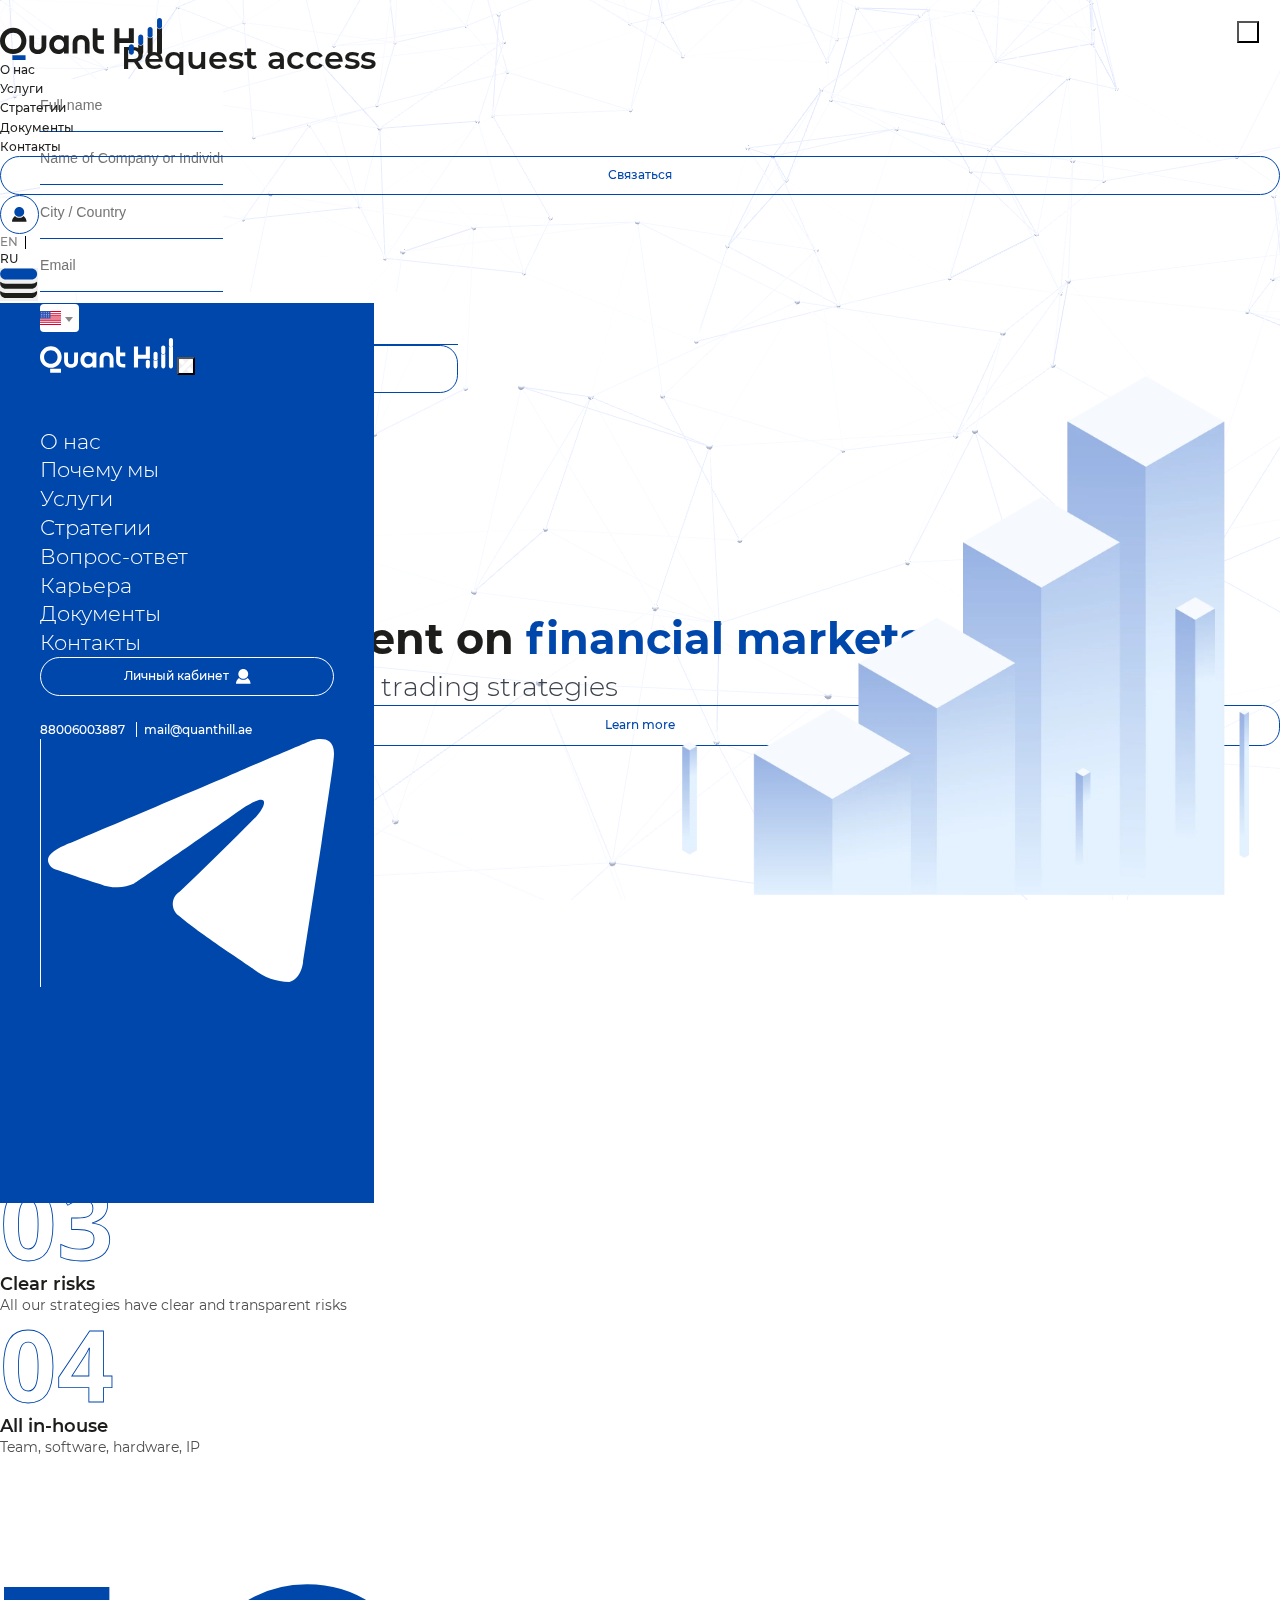
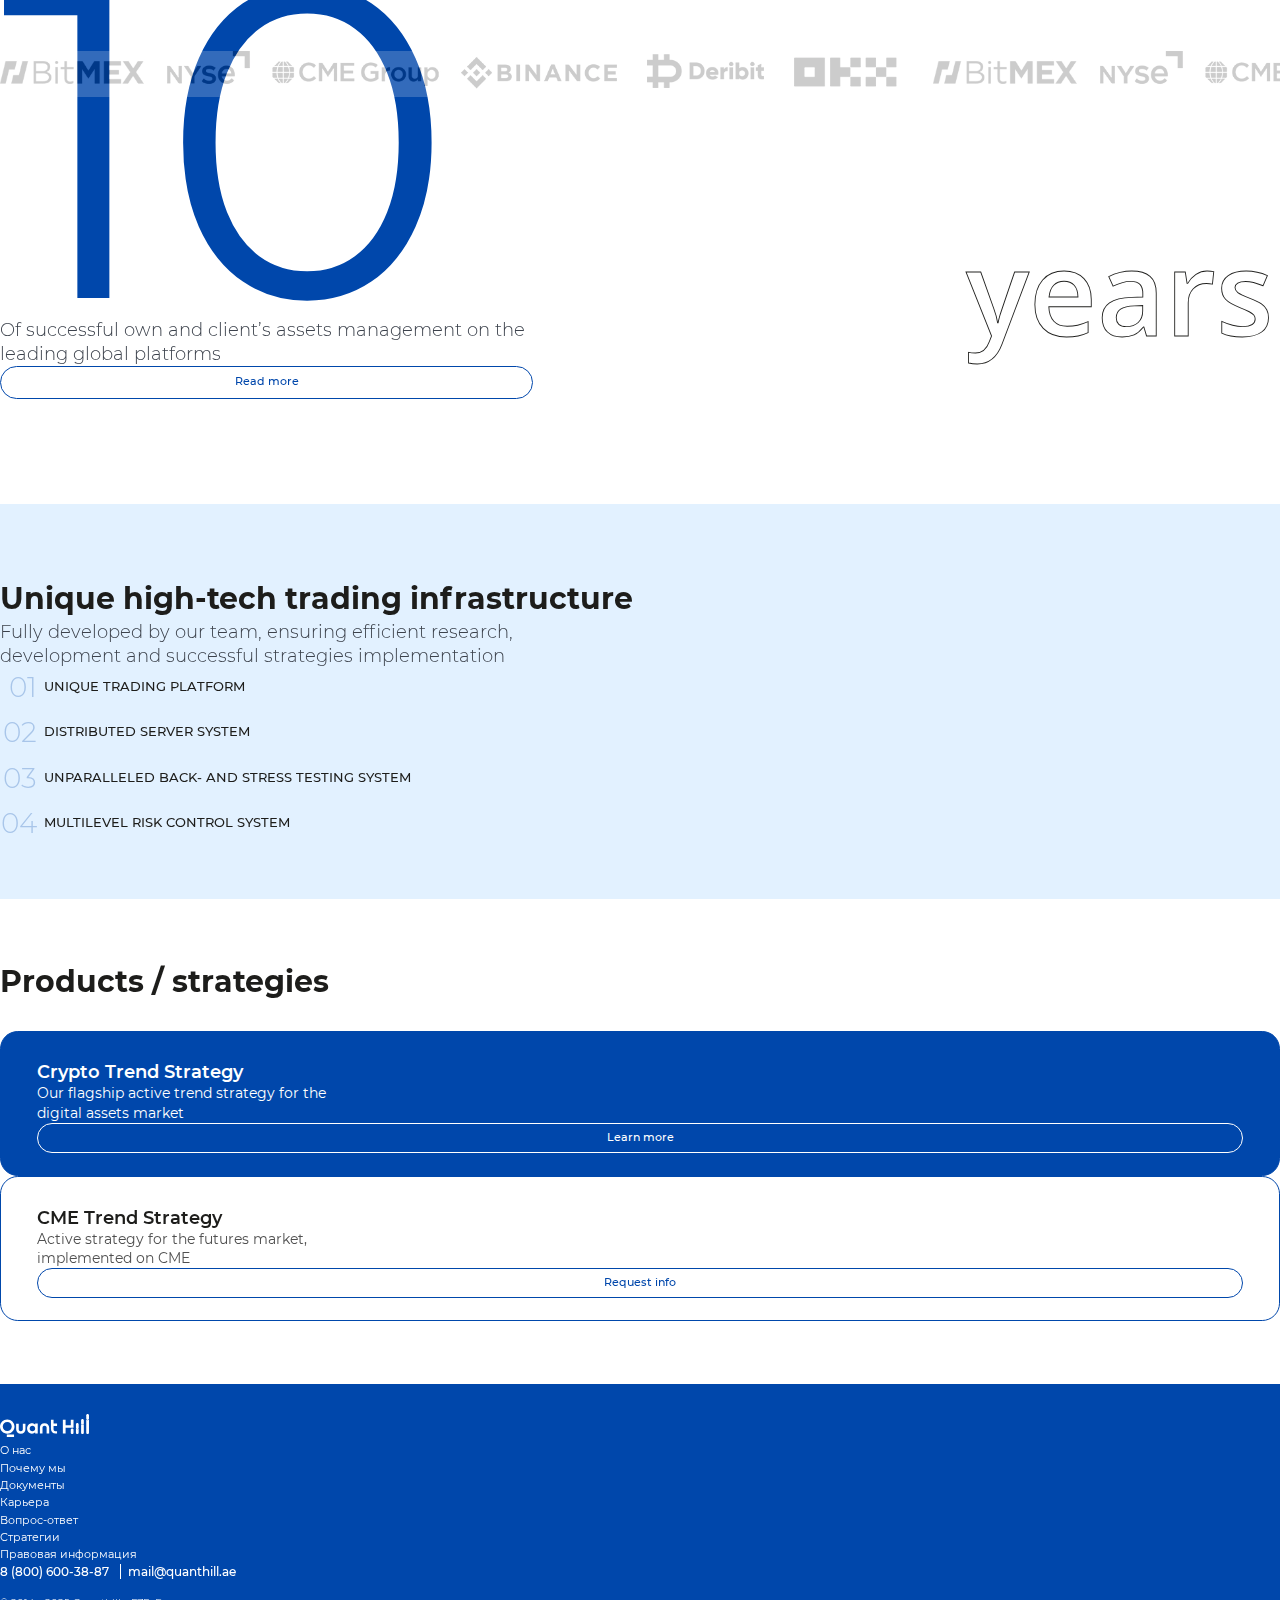
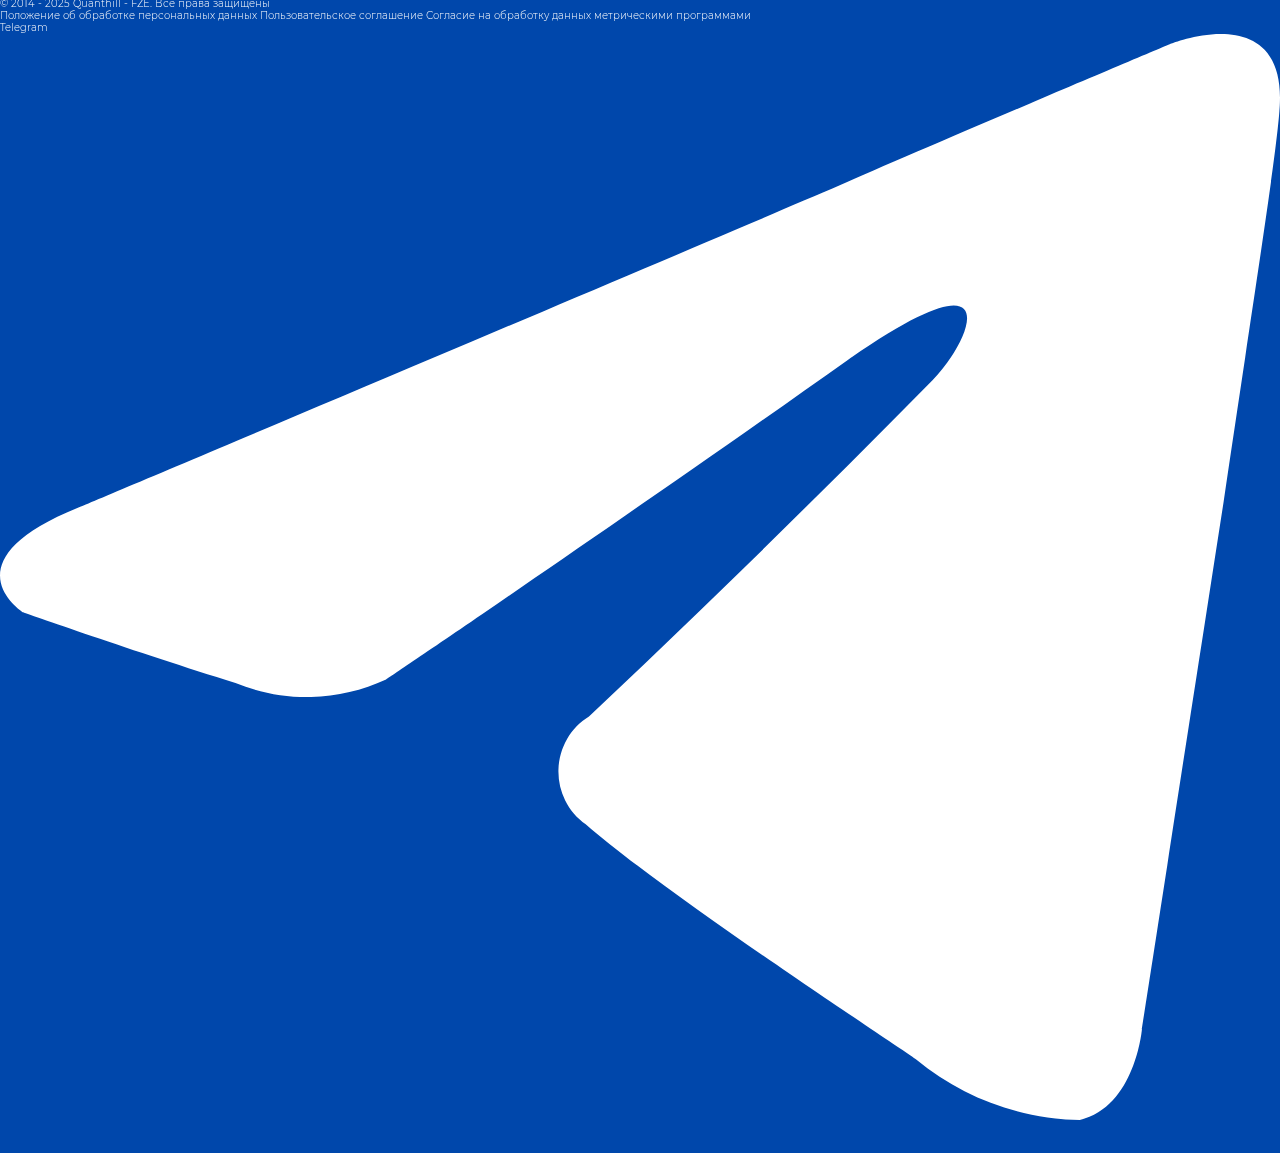
<file: index.html>
<!DOCTYPE html>
<html lang="ru">

<head>
	<meta charset="UTF-8">
	<meta name="viewport" content="width=device-width, initial-scale=1.0">
	<meta name="format-detection" content="telephone=no">
	<title>Document</title>
	<link href="https://cdn.jsdelivr.net/npm/bootstrap@5.3.0/dist/css/bootstrap.min.css" rel="stylesheet"
		integrity="sha384-9ndCyUaIbzAi2FUVXJi0CjmCapSmO7SnpJef0486qhLnuZ2cdeRhO02iuK6FUUVM" crossorigin="anonymous">
	<link rel="stylesheet" href="css/style.css">
</head>

<body>

	<div class="cursor-dot"></div>
	<div class="cursor-dot-outline"></div>

	<nav class="navbar" id="header">
		<div class="container">
			<div class="w-100 d-flex justify-content-between align-items-center">
				<div class="navbar__left">
					<a class="navbar-brand" href="#">
						<img src="img/header/logo.svg" alt="лого quanthill">
					</a>
				</div>
				<ul class="navbar-nav d-none d-lg-flex">
					<li class="nav-item">
						<a class="nav-link" href="#">О нас</a>
					</li>
					<li class="nav-item">
						<a class="nav-link" href="#">Услуги</a>
					</li>
					<li class="nav-item">
						<a class="nav-link" href="#">Стратегии</a>
					</li>
					<li class="nav-item">
						<a class="nav-link" href="#">Документы</a>
					</li>
					<li class="nav-item">
						<a class="nav-link" href="#">Контакты</a>
					</li>
				</ul>
				<div class="navbar__right d-flex align-items-center">
					<div class="navbar__links d-flex align-items-center">
						<a href="#" class="btn-1 navbar__btn">Связаться</a>
						<a href="#" class="navbar__lk d-none d-sm-flex">
							<svg width="23" height="23" viewBox="0 0 23 23" fill="none" xmlns="http://www.w3.org/2000/svg">
								<path
									d="M0 22.5033H22.1244C22.1244 18.852 20.3578 15.6141 17.6267 13.6014C15.988 15.368 13.6506 16.4801 11.0573 16.4801C8.46397 16.4801 6.13146 15.368 4.48787 13.6014C1.76661 15.6141 0 18.852 0 22.5033Z"
									fill="#1D1D1B" />
								<path
									d="M11.062 14.9989C15.2038 14.9989 18.5614 11.6413 18.5614 7.49947C18.5614 3.35763 15.2038 0 11.062 0C6.92013 0 3.5625 3.35763 3.5625 7.49947C3.5625 11.6413 6.92013 14.9989 11.062 14.9989Z"
									fill="#0047AB" />
							</svg>
						</a>
					</div>
					<div class="navbar__lang d-none d-lg-flex align-items-center">
						<a href="#" class="active">EN</a>
						<a href="#">RU</a>
					</div>
					<button class="navbar-toggler" type="button" data-bs-toggle="offcanvas" data-bs-target="#offcanvasNavbar"
						aria-controls="offcanvasNavbar">
						<span class="navbar-toggler-icon">
							<svg width="38" height="30" viewBox="0 0 38 30" fill="none" xmlns="http://www.w3.org/2000/svg">
								<path
									d="M31.6165 24.8976H5.63251C3.62209 24.8976 1.77691 24.1677 0.344832 22.9698C0.220902 23.4379 0.124512 23.9199 0.124512 24.4156C0.124512 27.4588 2.58934 29.9236 5.63251 29.9236H31.6165C34.6597 29.9236 37.1245 27.4588 37.1245 24.4156C37.1245 23.9061 37.0281 23.4242 36.9042 22.9698C35.4721 24.1677 33.6269 24.8976 31.6165 24.8976Z"
									fill="#1D1D1B" />
								<path
									d="M5.63251 20.7666H31.6165C34.6597 20.7666 37.1245 18.3017 37.1245 15.2586C37.1245 14.7491 37.0281 14.2671 36.9042 13.8127C35.4721 15.0107 33.6269 15.7405 31.6165 15.7405H5.63251C3.62209 15.7405 1.77691 15.0107 0.344832 13.8127C0.220902 14.2809 0.124512 14.7628 0.124512 15.2586C0.124512 18.3017 2.58934 20.7666 5.63251 20.7666Z"
									fill="#1D1D1B" />
								<path
									d="M5.63251 11.5957H31.6165C34.6597 11.5957 37.1245 9.1309 37.1245 6.08773C37.1245 3.04456 34.6597 0.579727 31.6165 0.579727H5.63251C2.58934 0.579727 0.124512 3.04456 0.124512 6.08773C0.124512 9.1309 2.58934 11.5957 5.63251 11.5957Z"
									fill="#0047AB" />
							</svg>
						</span>
					</button>
					<div class="offcanvas offcanvas-end" tabindex="-1" id="offcanvasNavbar"
						aria-labelledby="offcanvasNavbarLabel">
						<div class="offcanvas-header d-flex justify-content-sm-end justify-content-between">
							<a href="#" class="offcanvas__logo d-sm-none">
								<img src="img/header/logo-light.svg" alt="logo">
							</a>
							<button type="button" class="btn-close" data-bs-dismiss="offcanvas" aria-label="Закрыть">
								<svg width="26" height="26" viewBox="0 0 26 26" fill="none" xmlns="http://www.w3.org/2000/svg">
									<path
										d="M20.08 14.42L14.42 20.08L19.18 24.84C20.74 26.4 23.27 26.4 24.84 24.84C26.4 23.28 26.4 20.75 24.84 19.18L20.08 14.42Z"
										fill="white" />
									<path
										d="M5.93 11.59L11.59 5.93L6.83 1.17C5.27 -0.39 2.73 -0.39 1.17 1.17C-0.39 2.73 -0.39 5.27 1.17 6.83L5.93 11.59Z"
										fill="white" />
									<path
										d="M24.84 1.17C23.28 -0.39 20.75 -0.39 19.18 1.17L1.17 19.18C-0.39 20.74 -0.39 23.27 1.17 24.84C2.73 26.4 5.26 26.4 6.83 24.84L24.84 6.83C26.4 5.27 26.4 2.74 24.84 1.17Z"
										fill="white" />
								</svg>
							</button>
						</div>
						<div class="offcanvas-body d-flex flex-column justify-content-between align-items-start main-navigation">
							<ul class="navbar-nav">
								<li class="nav-item">
									<a class="nav-link" href="#">О нас</a>
								</li>
								<li class="nav-item">
									<a class="nav-link" href="#">Почему мы</a>
								</li>
								<li class="nav-item">
									<a class="nav-link" href="#">Услуги</a>
								</li>
								<li class="nav-item">
									<a class="nav-link" href="#">Стратегии</a>
								</li>
								<li class="nav-item">
									<a class="nav-link" href="#">Вопрос-ответ</a>
								</li>
								<li class="nav-item">
									<a class="nav-link" href="#">Карьера</a>
								</li>
								<li class="nav-item">
									<a class="nav-link" href="#">Документы</a>
								</li>
								<li class="nav-item">
									<a class="nav-link" href="#">Контакты</a>
								</li>
							</ul>
							<div class="offcanvas__group d-flex flex-column align-items-start">
								<a href="#" class="btn-1 navbar__btn">
									<span>Личный кабинет</span>
									<svg width="23" height="23" viewBox="0 0 23 23" fill="none" xmlns="http://www.w3.org/2000/svg">
										<path
											d="M0 22.5033H22.1244C22.1244 18.852 20.3578 15.614 17.6267 13.6014C15.988 15.368 13.6506 16.4801 11.0573 16.4801C8.46397 16.4801 6.13146 15.368 4.48787 13.6014C1.76661 15.614 0 18.852 0 22.5033Z"
											fill="white" />
										<path
											d="M11.0622 14.9989C15.2041 14.9989 18.5617 11.6413 18.5617 7.49947C18.5617 3.35763 15.2041 0 11.0622 0C6.92037 0 3.56274 3.35763 3.56274 7.49947C3.56274 11.6413 6.92037 14.9989 11.0622 14.9989Z"
											fill="white" />
									</svg>
								</a>
								<div class="navbar__contacts d-flex align-items-sm-center flex-column flex-sm-row align-items-start">
									<a href="tel:88006003887" class="navbar__phone">88006003887</a>
									<a href="mailto:mail@quanthill.ae" class="navbar__mail">mail@quanthill.ae</a>
									<a href="#" target="_blank" rel="nofollow" class="navbar__social">
										<img src="img/header/tg.svg" alt="телеграм">
									</a>
								</div>
							</div>
						</div>
					</div>
				</div>
			</div>
		</div>
	</nav>

	<main class="index-page">

		<div class="graph-anim"></div>

		<!-- Модальное окно (request) -->
		<div class="modal fade" id="modal-request" tabindex="-1" aria-labelledby="exampleModalLabel" aria-hidden="true">
			<button type="button" class="btn-close" data-bs-dismiss="modal" aria-label="Закрыть"></button>
			<div class="modal-dialog modal-dialog-centered">
				<div class="modal-content">
					<div class="modal-body">
						<p class="modal__title mb-lg-4">Request access</p>
						<div class="modal__form">
							<div class="mb-lg-4">
								<input type="text" class="form-control modal__input" id="" aria-describedby="" placeholder="Full name">
							</div>
							<div class="mb-lg-4">
								<input type="text" class="form-control modal__input" id="" aria-describedby=""
									placeholder="Name of Company or Individual Represented" name="company">
							</div>
							<div class="mb-lg-4">
								<input type="text" class="form-control modal__input" id="" aria-describedby=""
									placeholder="City / Country" name="city">
							</div>
							<div class="mb-lg-4">
								<input type="email" class="form-control modal__input" id="" aria-describedby="" placeholder="Email"
									name="email">
							</div>
							<div class="mb-lg-4">
								<div class="phone-input">
									<select class="phone-input__country"></select>
									<div class="phone-input__phone">
										<input class="phone-input__phone-placeholder" placeholder="" />
										<input class="phone-input__phone-number" />
									</div>
								</div>
							</div>
							<button class="btn-1 modal__send">Send</button>
						</div>
					</div>
				</div>
			</div>
		</div>

		<section class="main-screen section-first">
			<div class="container">
				<div class="row">
					<div class="col-12 d-flex flex-column align-items-sm-start align-items-center text-center text-sm-start">
						<h1 class="title-page main-screen__title">Asset management on <span>financial markets</span></h1>
						<div class="main-screen__text text mt-lg-2 mt-4">
							<p>Via quantitative algorithmic trading strategies</p>
						</div>
						<a href="#" class="main-screen__btn btn-1 mt-lg-4">Learn more</a>
					</div>
				</div>
			</div>
		</section>

		<!-- numbers -->
		<section class="numbers">
			<div class="container">
				<div class="row g-sm-5 g-3">
					<div
						class="col-lg-3 col-sm-6 d-flex flex-column align-items-center align-items-sm-start text-center text-sm-start">
						<p class="numbers__num">01</p>
						<div class="numbers__content mt-1">
							<p class="numbers__name name">Quantitative analysis</p>
							<div class="numbers__text text mt-2">
								<p>All strategies are based<br> on QA</p>
							</div>
						</div>
					</div>
					<div
						class="col-lg-3 col-sm-6 d-flex flex-column align-items-center align-items-sm-start text-center text-sm-start">
						<p class="numbers__num">02</p>
						<div class="numbers__content mt-1">
							<p class="numbers__name name">Full automatization</p>
							<div class="numbers__text text mt-2">
								<p>All our strategies are 100%<br> automated</p>
							</div>
						</div>
					</div>
					<div
						class="col-lg-3 col-sm-6 d-flex flex-column align-items-center align-items-sm-start text-center text-sm-start">
						<p class="numbers__num">03</p>
						<div class="numbers__content mt-1">
							<p class="numbers__name name">Clear risks</p>
							<div class="numbers__text text mt-2">
								<p>All our strategies have clear and transparent risks</p>
							</div>
						</div>
					</div>
					<div
						class="col-lg-3 col-sm-6 d-flex flex-column align-items-center align-items-sm-start text-center text-sm-start">
						<p class="numbers__num">04</p>
						<div class="numbers__content mt-1">
							<p class="numbers__name name">All in-house</p>
							<div class="numbers__text text mt-2">
								<p>Team, software, hardware, IP</p>
							</div>
						</div>
					</div>
				</div>
			</div>
		</section>

		<!-- about -->
		<section class="about">
			<div class="container">
				<div class="row">
					<div class="col-12">
						<div class="about__block d-flex align-items-lg-end flex-column flex-lg-row">
							<div class="running">
								<div class="items-wrap">
									<div class="items marquee">
										<div class="item-elem">
											<img src="img/index/about/running-image.png" alt="фото">
										</div>
										<div class="item-elem">
											<img src="img/index/about/running-image.png" alt="фото">
										</div>
										<div class="item-elem">
											<img src="img/index/about/running-image.png" alt="фото">
										</div>
									</div>
									<div aria-hidden="true" class="items marquee">
										<div class="item-elem">
											<img src="img/index/about/running-image.png" alt="фото">
										</div>
										<div class="item-elem">
											<img src="img/index/about/running-image.png" alt="фото">
										</div>
										<div class="item-elem">
											<img src="img/index/about/running-image.png" alt="фото">
										</div>
									</div>
								</div>
							</div>
							<div class="position-relative">
								<p class="about__num">10</p>
								<p class="about__name">years</p>
							</div>
							<div class="d-flex flex-column align-items-start about__info">
								<div class="about__text text sub">
									<p>Of successful own and client’s assets management on the leading global platforms</p>
								</div>
								<a href="#" class="btn-1 about__btn mt-lg-3 mt-3 mx-auto mx-sm-0">Read more</a>
							</div>
						</div>
					</div>
				</div>
			</div>
		</section>

		<!-- infrastructure -->
		<section class="infrastructure">
			<div class="container">
				<div class="row infrastructure__block position-relative">
					<div class="col-lg-8">
						<h2 class="section-title text-center text-sm-start">Unique high-tech trading infrastructure</h2>
						<div class="infrastructure__text sub text mt-3 text-center text-sm-start">
							<p>Fully developed by our team, ensuring efficient research, development and successful strategies
								implementation</p>
						</div>
						<ul class="infrastructure__list mt-lg-4">
							<li>
								<span>01</span>
								<p>Unique trading platform</p>
							</li>
							<li>
								<span>02</span>
								<p>Distributed server system</p>
							</li>
							<li>
								<span>03</span>
								<p>Unparalleled back- and stress testing system</p>
							</li>
							<li>
								<span>04</span>
								<p>Multilevel risk control system</p>
							</li>
						</ul>
					</div>
					<div class="col">
						<div class="infrastructure__image">
							<img src="img/index/infrastructure/image.png" alt="photo">
						</div>
					</div>
				</div>
			</div>
		</section>

		<!-- Products / strategies -->
		<section class="products section">
			<div class="container">
				<div class="row products__header">
					<div class="col-12">
						<h2 class="section-title text-center text-sm-start">Products / strategies</h2>
					</div>
				</div>
				<div class="row g-lg-5 g-4">
					<div class="col-sm-6">
						<div
							class="products__item item active d-flex flex-column justify-content-between text-center text-sm-start align-items-sm-start align-items-center">
							<div class="products__group d-flex flex-column align-items-center align-items-sm-start">
								<div class="item-title">
									<p class="products__name name">Crypto Trend Strategy</p>
								</div>
								<div class="products__text text item-text mt-lg-2 mt-sm-3 mt-2">
									<p>Our flagship active trend strategy for the digital assets market</p>
								</div>
							</div>
							<a href="#" class="products__btn item-btn btn-1 mt-3">Learn more</a>
						</div>
					</div>
					<div class="col-sm-6">
						<div
							class="products__item item d-flex flex-column justify-content-between text-center text-sm-start align-items-sm-start align-items-center">
							<div class="products__group d-flex flex-column align-items-center align-items-sm-start">
								<div class="item-title">
									<p class="products__name name">CME Trend Strategy</p>
								</div>
								<div class="products__text text item-text mt-lg-2 mt-sm-3 mt-2">
									<p>Active strategy for the futures market, implemented on CME</p>
								</div>
							</div>
							<a href="#" class="products__btn item-btn btn-1 mt-3" data-bs-toggle="modal"
								data-bs-target="#modal-request">Request info</a>
						</div>
					</div>
				</div>
			</div>
		</section>

	</main>

	<footer class="footer">
		<div class="footer-top">
			<div class="container">
				<div class="row">
					<div class="col-12 d-flex justify-content-between align-items-center flex-column flex-sm-row flex-wrap">
						<div class="footer-top__left">
							<a href="#" class="footer-top__logo">
								<img src="img/footer/logo.svg" alt="logo quanthill">
							</a>
						</div>
						<ul class="nav">
							<li class="nav-item">
								<a class="nav-link" href="#">О нас</a>
							</li>
							<li class="nav-item">
								<a class="nav-link" href="#">Почему мы</a>
							</li>
							<li class="nav-item">
								<a class="nav-link" href="#">Документы</a>
							</li>
							<li class="nav-item">
								<a class="nav-link" href="#">Карьера</a>
							</li>
							<li class="nav-item">
								<a class="nav-link" href="#">Вопрос-ответ</a>
							</li>
							<li class="nav-item">
								<a class="nav-link" href="#">Стратегии</a>
							</li>
							<li class="nav-item">
								<a class="nav-link" href="#">Правовая информация</a>
							</li>
						</ul>
						<div class="footer-top__right d-flex align-items-center">
							<div class="footer-top__group d-flex align-items-start">
								<a href="tel:88006003887" class="footer-top__phone">8 (800) 600-38-87</a>
								<a href="mailto:mail@quanthill.ae" class="footer-top__mail">mail@quanthill.ae</a>
							</div>
						</div>
					</div>
				</div>
				<div class="row footer-bottom">
					<div class="col-12 d-flex justify-content-between align-items-center flex-column flex-lg-row">
						<p class="footer-bottom__copyright">© 2014 - 2025 Quanthill - FZE. Все права защищены</p>
						<div class="footer-bottom__links d-flex align-items-center flex-column flex-lg-row">
							<a target="_blank" href="#">Положение об обработке персональных данных</a>
							<a target="_blank" href="#">Пользовательское соглашение</a>
							<a target="_blank" href="#">Согласие на обработку данных метрическими программами</a>
						</div>
						<div class="footer-bottom__right d-flex align-items-center">
							<p class="footer-bottom__legal d-lg-none">Telegram</p>
							<a href="https://t.me/quanthillpublic" target="_blank" rel="nofollow" class="footer-bottom__social">
								<img src="img/header/tg.svg" alt="telegram">
							</a>
						</div>
					</div>
				</div>
			</div>
		</div>
	</footer>

	<script src="https://cdn.jsdelivr.net/npm/bootstrap@5.3.0/dist/js/bootstrap.bundle.min.js"
		integrity="sha384-geWF76RCwLtnZ8qwWowPQNguL3RmwHVBC9FhGdlKrxdiJJigb/j/68SIy3Te4Bkz"
		crossorigin="anonymous"></script>
	<script src="js/jquery-3.7.1.min.js"></script>
	<script src="js/three.min.js"></script>
	<script src="js/vanta.net.min.js"></script>
	<script src="js/slick.min.js"></script>
	<script src="js/select2.min.js"></script>
	<script src="js/phone-masks.js"></script>
	<script src="js/mask.js"></script>
	<script src="js/script.js"></script>
</body>

</html>
</file>
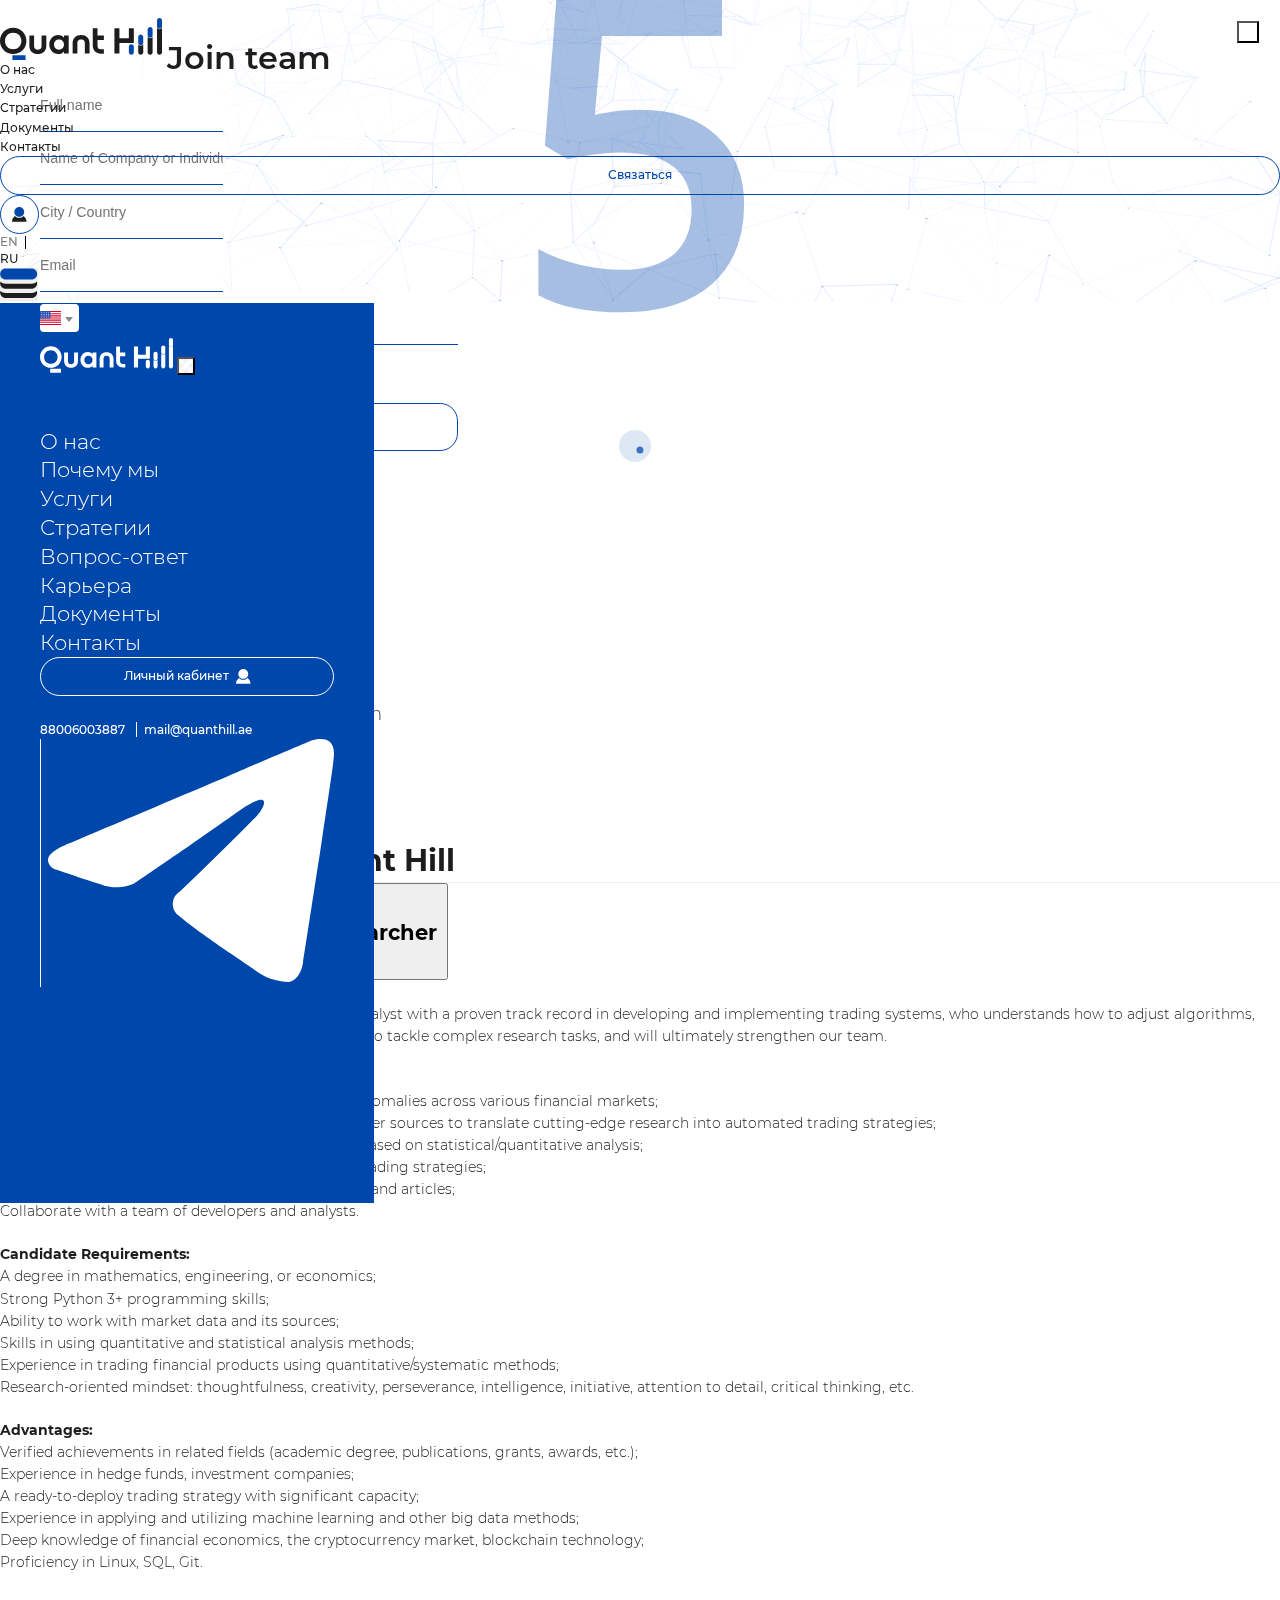
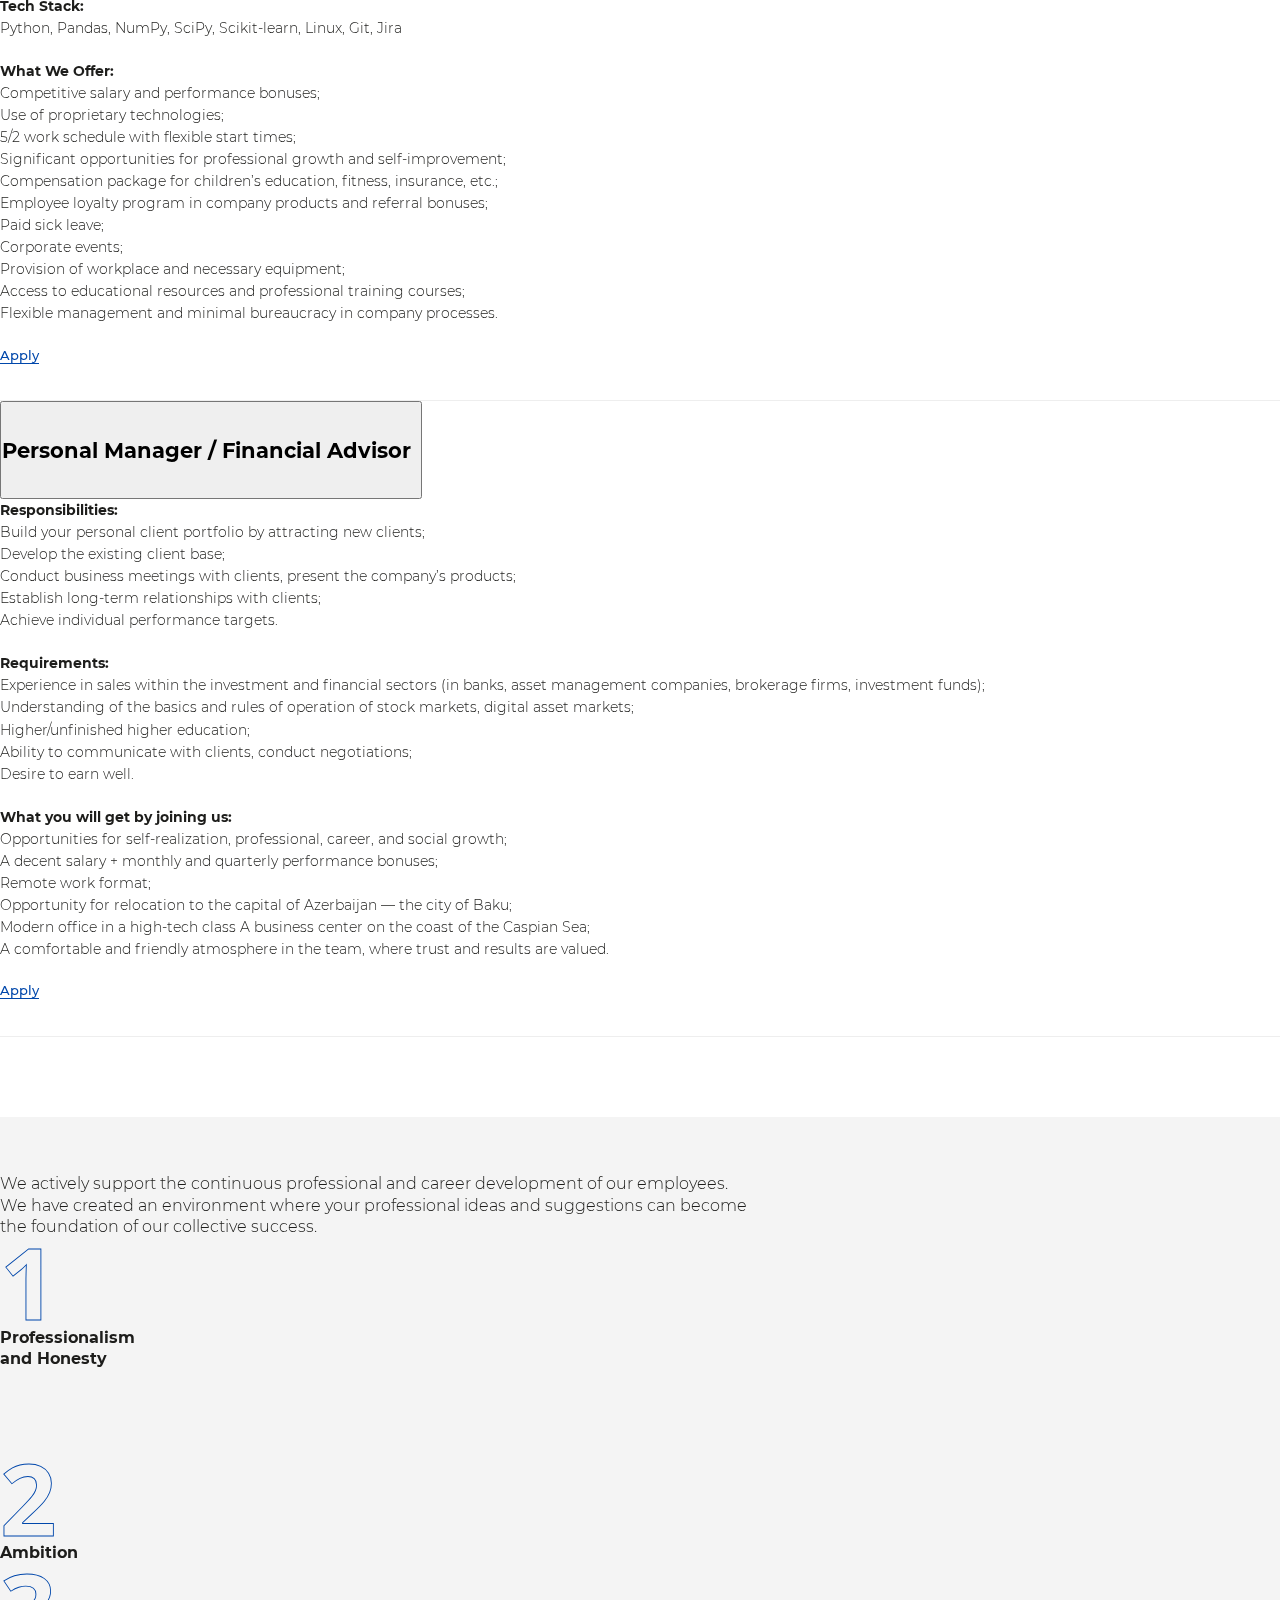
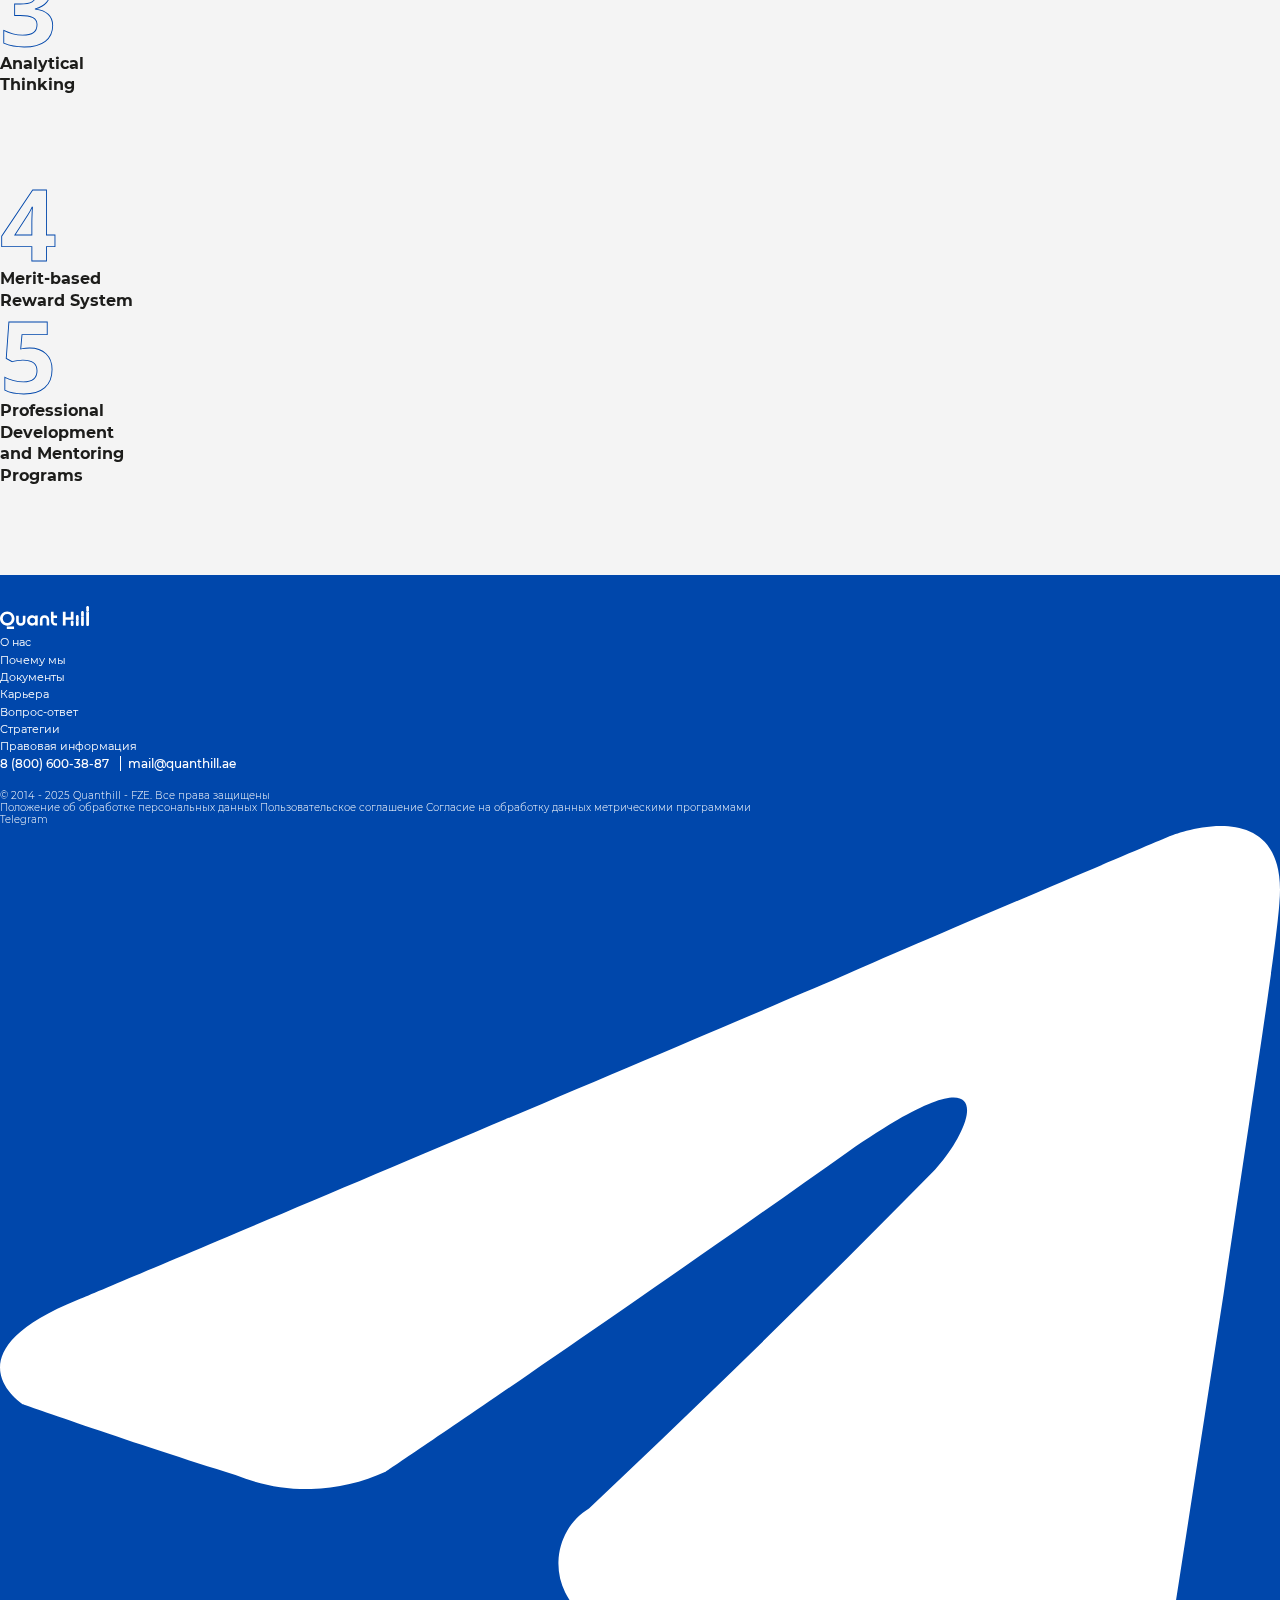
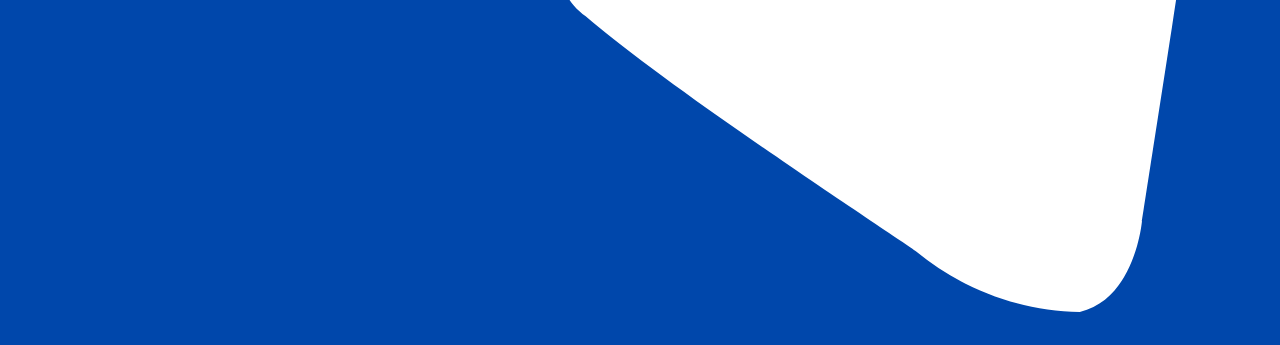
<file: careers.html>
<!DOCTYPE html>
<html lang="ru">

<head>
	<meta charset="UTF-8">
	<meta name="viewport" content="width=device-width, initial-scale=1.0">
	<meta name="format-detection" content="telephone=no">
	<title>Document</title>
	<link href="https://cdn.jsdelivr.net/npm/bootstrap@5.3.0/dist/css/bootstrap.min.css" rel="stylesheet"
		integrity="sha384-9ndCyUaIbzAi2FUVXJi0CjmCapSmO7SnpJef0486qhLnuZ2cdeRhO02iuK6FUUVM" crossorigin="anonymous">
	<link rel="stylesheet" href="css/style.css">
</head>

<body>

	<div class="cursor-dot"></div>
	<div class="cursor-dot-outline"></div>

	<nav class="navbar" id="header">
		<div class="container">
			<div class="w-100 d-flex justify-content-between align-items-center">
				<div class="navbar__left">
					<a class="navbar-brand" href="#">
						<img src="img/header/logo.svg" alt="лого quanthill">
					</a>
				</div>
				<ul class="navbar-nav d-none d-lg-flex">
					<li class="nav-item">
						<a class="nav-link" href="#">О нас</a>
					</li>
					<li class="nav-item">
						<a class="nav-link" href="#">Услуги</a>
					</li>
					<li class="nav-item">
						<a class="nav-link" href="#">Стратегии</a>
					</li>
					<li class="nav-item">
						<a class="nav-link" href="#">Документы</a>
					</li>
					<li class="nav-item">
						<a class="nav-link" href="#">Контакты</a>
					</li>
				</ul>
				<div class="navbar__right d-flex align-items-center">
					<div class="navbar__links d-flex align-items-center">
						<a href="#" class="btn-1 navbar__btn">Связаться</a>
						<a href="#" class="navbar__lk d-none d-sm-flex">
							<svg width="23" height="23" viewBox="0 0 23 23" fill="none" xmlns="http://www.w3.org/2000/svg">
								<path
									d="M0 22.5033H22.1244C22.1244 18.852 20.3578 15.6141 17.6267 13.6014C15.988 15.368 13.6506 16.4801 11.0573 16.4801C8.46397 16.4801 6.13146 15.368 4.48787 13.6014C1.76661 15.6141 0 18.852 0 22.5033Z"
									fill="#1D1D1B" />
								<path
									d="M11.062 14.9989C15.2038 14.9989 18.5614 11.6413 18.5614 7.49947C18.5614 3.35763 15.2038 0 11.062 0C6.92013 0 3.5625 3.35763 3.5625 7.49947C3.5625 11.6413 6.92013 14.9989 11.062 14.9989Z"
									fill="#0047AB" />
							</svg>
						</a>
					</div>
					<div class="navbar__lang d-none d-lg-flex align-items-center">
						<a href="#" class="active">EN</a>
						<a href="#">RU</a>
					</div>
					<button class="navbar-toggler" type="button" data-bs-toggle="offcanvas" data-bs-target="#offcanvasNavbar"
						aria-controls="offcanvasNavbar">
						<span class="navbar-toggler-icon">
							<svg width="38" height="30" viewBox="0 0 38 30" fill="none" xmlns="http://www.w3.org/2000/svg">
								<path
									d="M31.6165 24.8976H5.63251C3.62209 24.8976 1.77691 24.1677 0.344832 22.9698C0.220902 23.4379 0.124512 23.9199 0.124512 24.4156C0.124512 27.4588 2.58934 29.9236 5.63251 29.9236H31.6165C34.6597 29.9236 37.1245 27.4588 37.1245 24.4156C37.1245 23.9061 37.0281 23.4242 36.9042 22.9698C35.4721 24.1677 33.6269 24.8976 31.6165 24.8976Z"
									fill="#1D1D1B" />
								<path
									d="M5.63251 20.7666H31.6165C34.6597 20.7666 37.1245 18.3017 37.1245 15.2586C37.1245 14.7491 37.0281 14.2671 36.9042 13.8127C35.4721 15.0107 33.6269 15.7405 31.6165 15.7405H5.63251C3.62209 15.7405 1.77691 15.0107 0.344832 13.8127C0.220902 14.2809 0.124512 14.7628 0.124512 15.2586C0.124512 18.3017 2.58934 20.7666 5.63251 20.7666Z"
									fill="#1D1D1B" />
								<path
									d="M5.63251 11.5957H31.6165C34.6597 11.5957 37.1245 9.1309 37.1245 6.08773C37.1245 3.04456 34.6597 0.579727 31.6165 0.579727H5.63251C2.58934 0.579727 0.124512 3.04456 0.124512 6.08773C0.124512 9.1309 2.58934 11.5957 5.63251 11.5957Z"
									fill="#0047AB" />
							</svg>
						</span>
					</button>
					<div class="offcanvas offcanvas-end" tabindex="-1" id="offcanvasNavbar"
						aria-labelledby="offcanvasNavbarLabel">
						<div class="offcanvas-header d-flex justify-content-sm-end justify-content-between">
							<a href="#" class="offcanvas__logo d-sm-none">
								<img src="img/header/logo-light.svg" alt="logo">
							</a>
							<button type="button" class="btn-close" data-bs-dismiss="offcanvas" aria-label="Закрыть">
								<svg width="26" height="26" viewBox="0 0 26 26" fill="none" xmlns="http://www.w3.org/2000/svg">
									<path
										d="M20.08 14.42L14.42 20.08L19.18 24.84C20.74 26.4 23.27 26.4 24.84 24.84C26.4 23.28 26.4 20.75 24.84 19.18L20.08 14.42Z"
										fill="white" />
									<path
										d="M5.93 11.59L11.59 5.93L6.83 1.17C5.27 -0.39 2.73 -0.39 1.17 1.17C-0.39 2.73 -0.39 5.27 1.17 6.83L5.93 11.59Z"
										fill="white" />
									<path
										d="M24.84 1.17C23.28 -0.39 20.75 -0.39 19.18 1.17L1.17 19.18C-0.39 20.74 -0.39 23.27 1.17 24.84C2.73 26.4 5.26 26.4 6.83 24.84L24.84 6.83C26.4 5.27 26.4 2.74 24.84 1.17Z"
										fill="white" />
								</svg>
							</button>
						</div>
						<div class="offcanvas-body d-flex flex-column justify-content-between align-items-start main-navigation">
							<ul class="navbar-nav">
								<li class="nav-item">
									<a class="nav-link" href="#">О нас</a>
								</li>
								<li class="nav-item">
									<a class="nav-link" href="#">Почему мы</a>
								</li>
								<li class="nav-item">
									<a class="nav-link" href="#">Услуги</a>
								</li>
								<li class="nav-item">
									<a class="nav-link" href="#">Стратегии</a>
								</li>
								<li class="nav-item">
									<a class="nav-link" href="#">Вопрос-ответ</a>
								</li>
								<li class="nav-item">
									<a class="nav-link" href="#">Карьера</a>
								</li>
								<li class="nav-item">
									<a class="nav-link" href="#">Документы</a>
								</li>
								<li class="nav-item">
									<a class="nav-link" href="#">Контакты</a>
								</li>
							</ul>
							<div class="offcanvas__group d-flex flex-column align-items-start">
								<a href="#" class="btn-1 navbar__btn">
									<span>Личный кабинет</span>
									<svg width="23" height="23" viewBox="0 0 23 23" fill="none" xmlns="http://www.w3.org/2000/svg">
										<path
											d="M0 22.5033H22.1244C22.1244 18.852 20.3578 15.614 17.6267 13.6014C15.988 15.368 13.6506 16.4801 11.0573 16.4801C8.46397 16.4801 6.13146 15.368 4.48787 13.6014C1.76661 15.614 0 18.852 0 22.5033Z"
											fill="white" />
										<path
											d="M11.0622 14.9989C15.2041 14.9989 18.5617 11.6413 18.5617 7.49947C18.5617 3.35763 15.2041 0 11.0622 0C6.92037 0 3.56274 3.35763 3.56274 7.49947C3.56274 11.6413 6.92037 14.9989 11.0622 14.9989Z"
											fill="white" />
									</svg>
								</a>
								<div class="navbar__contacts d-flex align-items-sm-center flex-column flex-sm-row align-items-start">
									<a href="tel:88006003887" class="navbar__phone">88006003887</a>
									<a href="mailto:mail@quanthill.ae" class="navbar__mail">mail@quanthill.ae</a>
									<a href="#" target="_blank" rel="nofollow" class="navbar__social">
										<img src="img/header/tg.svg" alt="телеграм">
									</a>
								</div>
							</div>
						</div>
					</div>
				</div>
			</div>
		</div>
	</nav>

	<main class="careers-page">

		<div class="graph-anim"></div>

		<!-- Модальное окно (Join team) -->
		<div class="modal fade" id="modal-join-team" tabindex="-1" aria-labelledby="exampleModalLabel" aria-hidden="true">
			<button type="button" class="btn-close" data-bs-dismiss="modal" aria-label="Закрыть"></button>
			<div class="modal-dialog modal-dialog-centered">
				<div class="modal-content">
					<div class="modal-body">
						<p class="modal__title mb-lg-4">Join team</p>
						<div class="modal__form">
							<div class="mb-lg-4">
								<input type="text" class="form-control modal__input" id="" aria-describedby="" placeholder="Full name">
							</div>
							<div class="mb-lg-4">
								<input type="text" class="form-control modal__input" id="" aria-describedby=""
									placeholder="Name of Company or Individual Represented" name="company">
							</div>
							<div class="mb-lg-4">
								<input type="text" class="form-control modal__input" id="" aria-describedby=""
									placeholder="City / Country" name="city">
							</div>
							<div class="mb-lg-4">
								<input type="email" class="form-control modal__input" id="" aria-describedby="" placeholder="Email"
									name="email">
							</div>
							<div class="mb-lg-4">
								<div class="phone-input">
									<select class="phone-input__country"></select>
									<div class="phone-input__phone">
										<input class="phone-input__phone-placeholder" placeholder="123" />
										<input class="phone-input__phone-number" />
									</div>
								</div>
							</div>
							<div class="mb-lg-4 d-flex flex-column align-items-start">
								<label for="" class="modal__label">CV</label>
								<div class="upload-file__wrapper">
									<input type="file" name="files[]" id="upload-file__input_1" class="upload-file__input"
										accept=".jpg, .jpeg, .png, .gif, .bmp, .doc, .docx, .xls, .xlsx, .txt, .tar, .zip, .7z, .7zip"
										multiple>
									<label class="upload-file__label" for="upload-file__input_1">
										<span class="upload-file__text text-truncate">Загрузить файл</span>
									</label>
								</div>
							</div>
							<button class="btn-1 modal__send">Send</button>
						</div>
					</div>
				</div>
			</div>
		</div>

		<section class="careers-main-screen section-first">
			<div class="container">
				<div class="row">
					<div class="col-12 d-flex flex-column align-items-sm-start align-items-center text-center text-sm-start">
						<h1 class="title-page careers-main-screen__title">Become part</h1>
						<div class="careers-main-screen__text text mt-2">
							<p>of a professional asset management team</p>
						</div>
					</div>
				</div>
			</div>
		</section>

		<section class="careers-faq">
			<div class="container">
				<div class="row mb-5">
					<div class="col-12 d-flex justify-content-center justify-content-sm-start">
						<h2 class="section-title careers-faq__title text-center text-sm-start">
							Explore Careers at Quant Hill
						</h2>
					</div>
				</div>
				<div class="row">
					<div class="col-12">
						<div class="careers-faq__content">
							<div class="accordion accordion-flush" id="accordionFlushExample">
								<div class="accordion-item">
									<h2 class="accordion-header">
										<button class="accordion-button collapsed" type="button" data-bs-toggle="collapse"
											data-bs-target="#flush-collapseOne" aria-expanded="false" aria-controls="flush-collapseOne">
											Senior Quantitative Trader / Researcher
										</button>
									</h2>
									<div id="flush-collapseOne" class="accordion-collapse collapse"
										data-bs-parent="#accordionFlushExample">
										<div class="accordion-body">
											<div class="careers-faq__wrap">
												<div class="careers-faq__group">
													<p class="careers-faq__name">Expectations from the Candidate:</p>
													<div class="careers-faq__text text">
														<p>We are seeking an experienced senior quantitative analyst with a proven track record in
															developing and implementing trading systems, who understands how to adjust algorithms,
															research the effectiveness of strategies, is not afraid to tackle complex research tasks,
															and will ultimately strengthen our team.
														</p>
													</div>
												</div>
												<div class="careers-faq__group">
													<p class="careers-faq__name">Responsibilities:</p>
													<ul>
														<li>Analyze financial data to identify inefficiencies and anomalies across various financial
															markets;</li>
														<li>Review scientific journals, financial literature, and other sources to translate
															cutting-edge research into automated trading strategies;</li>
														<li>Develop, backtest, and implement trading systems based on statistical/quantitative
															analysis;</li>
														<li>Monitor execution and analyze the performance of trading strategies;</li>
														<li>Present results in the form of presentations, reports, and articles;</li>
														<li>Collaborate with a team of developers and analysts.
														</li>
													</ul>
												</div>
												<div class="careers-faq__group">
													<p class="careers-faq__name">Candidate Requirements:</p>
													<ul>
														<li>A degree in mathematics, engineering, or economics;</li>
														<li>Strong Python 3+ programming skills;</li>
														<li>Ability to work with market data and its sources;</li>
														<li>Skills in using quantitative and statistical analysis methods;</li>
														<li>Experience in trading financial products using quantitative/systematic methods;</li>
														<li>Research-oriented mindset: thoughtfulness, creativity, perseverance, intelligence,
															initiative, attention to detail, critical thinking, etc.
														</li>
													</ul>
												</div>
												<div class="careers-faq__group">
													<p class="careers-faq__name">Advantages:</p>
													<ul>
														<li>Verified achievements in related fields (academic degree, publications, grants, awards,
															etc.);</li>
														<li>Experience in hedge funds, investment companies;</li>
														<li>A ready-to-deploy trading strategy with significant capacity;</li>
														<li>Experience in applying and utilizing machine learning and other big data methods;</li>
														<li>Deep knowledge of financial economics, the cryptocurrency market, blockchain technology;
														</li>
														<li>Proficiency in Linux, SQL, Git.</li>
													</ul>
												</div>
												<div class="careers-faq__group">
													<p class="careers-faq__name">Tech Stack:</p>
													<div class="careers-faq__text text">
														<p>Python, Pandas, NumPy, SciPy, Scikit-learn, Linux, Git, Jira</p>
													</div>
												</div>
												<div class="careers-faq__group">
													<p class="careers-faq__name">What We Offer:</p>
													<ul>
														<li>Competitive salary and performance bonuses;</li>
														<li>Use of proprietary technologies;</li>
														<li>5/2 work schedule with flexible start times;</li>
														<li>Significant opportunities for professional growth and self-improvement;</li>
														<li>Compensation package for children’s education, fitness, insurance, etc.;</li>
														<li>Employee loyalty program in company products and referral bonuses;</li>
														<li>Paid sick leave;</li>
														<li>Corporate events;</li>
														<li>Provision of workplace and necessary equipment;</li>
														<li>Access to educational resources and professional training courses;</li>
														<li>Flexible management and minimal bureaucracy in company processes.</li>
													</ul>
												</div>
												<div class="careers-faq__group">
													<button class="careers-faq__link" data-bs-toggle="modal"
														data-bs-target="#modal-join-team">Apply</button>
												</div>
											</div>
										</div>
									</div>
								</div>
								<div class="accordion-item">
									<h2 class="accordion-header">
										<button class="accordion-button collapsed" type="button" data-bs-toggle="collapse"
											data-bs-target="#flush-collapseTwo" aria-expanded="false" aria-controls="flush-collapseTwo">
											Personal Manager / Financial Advisor
										</button>
									</h2>
									<div id="flush-collapseTwo" class="accordion-collapse collapse"
										data-bs-parent="#accordionFlushExample">
										<div class="accordion-body">
											<div class="careers-faq__wrap">
												<div class="careers-faq__group">
													<p class="careers-faq__name">Responsibilities:</p>
													<ul>
														<li>Build your personal client portfolio by attracting new clients;</li>
														<li>Develop the existing client base;</li>
														<li>Conduct business meetings with clients, present the company’s products;</li>
														<li>Establish long-term relationships with clients;</li>
														<li>Achieve individual performance targets.</li>
													</ul>
												</div>
												<div class="careers-faq__group">
													<p class="careers-faq__name">Requirements:</p>
													<ul>
														<li>Experience in sales within the investment and financial sectors (in banks, asset
															management companies, brokerage firms, investment funds);</li>
														<li>Understanding of the basics and rules of operation of stock markets, digital asset
															markets;</li>
														<li>Higher/unfinished higher education;</li>
														<li>Ability to communicate with clients, conduct negotiations;</li>
														<li>Desire to earn well.</li>
													</ul>
												</div>
												<div class="careers-faq__group">
													<p class="careers-faq__name">What you will get by joining us:</p>
													<ul>
														<li>Opportunities for self-realization, professional, career, and social growth;</li>
														<li>A decent salary + monthly and quarterly performance bonuses;</li>
														<li>Remote work format;</li>
														<li>Opportunity for relocation to the capital of Azerbaijan — the city of Baku;</li>
														<li>Modern office in a high-tech class A business center on the coast of the Caspian Sea;
														</li>
														<li>A comfortable and friendly atmosphere in the team, where trust and results are valued.
														</li>
													</ul>
												</div>
												<div class="careers-faq__group">
													<button class="careers-faq__link" data-bs-toggle="modal"
														data-bs-target="#modal-join-team">Apply</button>
												</div>
											</div>
										</div>
									</div>
								</div>
							</div>
						</div>
					</div>
				</div>
			</div>
		</section>

		<section class="careers-benefits">
			<div class="container">
				<div class="row mb-5 position-relative">
					<div class="col-12">
						<div class="careers-benefits__text text text-center text-sm-start">
							<p>We actively support the continuous professional and career development of our employees. We have
								created an environment where your professional ideas and suggestions can become the foundation of our
								collective success.</p>
						</div>
						<span class="careers-benefits__num">5</span>
					</div>
				</div>
				<div class="row g-lg-4 g-sm-1 g-4">
					<div class="col-lg-auto col-sm-6 careers-benefits__wrap">
						<div class="careers-benefits__item d-flex align-items-center">
							<span>1</span>
							<p>Professionalism and Honesty</p>
						</div>
					</div>
					<div class="col-lg-auto col-sm-6 careers-benefits__wrap">
						<div class="careers-benefits__item d-flex align-items-center">
							<span>2</span>
							<p>Ambition</p>
						</div>
					</div>
					<div
						class="col-lg-auto col-12 careers-benefits__wrap d-flex flex-lg-column justify-content-sm-center justify-content-lg-start">
						<div class="careers-benefits__item d-flex align-items-center">
							<span>3</span>
							<p>Analytical Thinking</p>
						</div>
					</div>
					<div class="col-lg-auto col-sm-6 careers-benefits__wrap">
						<div class="careers-benefits__item d-flex align-items-center">
							<span>4</span>
							<p>Merit-based Reward System</p>
						</div>
					</div>
					<div class="col-lg-auto col-sm-6 careers-benefits__wrap">
						<div class="careers-benefits__item d-flex align-items-center">
							<span>5</span>
							<p>Professional Development and Mentoring Programs</p>
						</div>
					</div>
				</div>
			</div>
		</section>

	</main>

	<footer class="footer">
		<div class="footer-top">
			<div class="container">
				<div class="row">
					<div class="col-12 d-flex justify-content-between align-items-center flex-column flex-sm-row flex-wrap">
						<div class="footer-top__left">
							<a href="#" class="footer-top__logo">
								<img src="img/footer/logo.svg" alt="logo quanthill">
							</a>
						</div>
						<ul class="nav">
							<li class="nav-item">
								<a class="nav-link" href="#">О нас</a>
							</li>
							<li class="nav-item">
								<a class="nav-link" href="#">Почему мы</a>
							</li>
							<li class="nav-item">
								<a class="nav-link" href="#">Документы</a>
							</li>
							<li class="nav-item">
								<a class="nav-link" href="#">Карьера</a>
							</li>
							<li class="nav-item">
								<a class="nav-link" href="#">Вопрос-ответ</a>
							</li>
							<li class="nav-item">
								<a class="nav-link" href="#">Стратегии</a>
							</li>
							<li class="nav-item">
								<a class="nav-link" href="#">Правовая информация</a>
							</li>
						</ul>
						<div class="footer-top__right d-flex align-items-center">
							<div class="footer-top__group d-flex align-items-start">
								<a href="tel:88006003887" class="footer-top__phone">8 (800) 600-38-87</a>
								<a href="mailto:mail@quanthill.ae" class="footer-top__mail">mail@quanthill.ae</a>
							</div>
						</div>
					</div>
				</div>
				<div class="row footer-bottom">
					<div class="col-12 d-flex justify-content-between align-items-center flex-column flex-lg-row">
						<p class="footer-bottom__copyright">© 2014 - 2025 Quanthill - FZE. Все права защищены</p>
						<div class="footer-bottom__links d-flex align-items-center flex-column flex-lg-row">
							<a target="_blank" href="#">Положение об обработке персональных данных</a>
							<a target="_blank" href="#">Пользовательское соглашение</a>
							<a target="_blank" href="#">Согласие на обработку данных метрическими программами</a>
						</div>
						<div class="footer-bottom__right d-flex align-items-center">
							<p class="footer-bottom__legal d-lg-none">Telegram</p>
							<a href="https://t.me/quanthillpublic" target="_blank" rel="nofollow" class="footer-bottom__social">
								<img src="img/header/tg.svg" alt="telegram">
							</a>
						</div>
					</div>
				</div>
			</div>
		</div>
	</footer>

	<script src="https://cdn.jsdelivr.net/npm/bootstrap@5.3.0/dist/js/bootstrap.bundle.min.js"
		integrity="sha384-geWF76RCwLtnZ8qwWowPQNguL3RmwHVBC9FhGdlKrxdiJJigb/j/68SIy3Te4Bkz"
		crossorigin="anonymous"></script>
	<script src="js/jquery-3.7.1.min.js"></script>
	<script src="js/three.min.js"></script>
	<script src="js/vanta.net.min.js"></script>
	<script src="js/slick.min.js"></script>
	<script src="js/select2.min.js"></script>
	<script src="js/phone-masks.js"></script>
	<script src="js/mask.js"></script>
	<script src="js/script.js"></script>
</body>

</html>
</file>
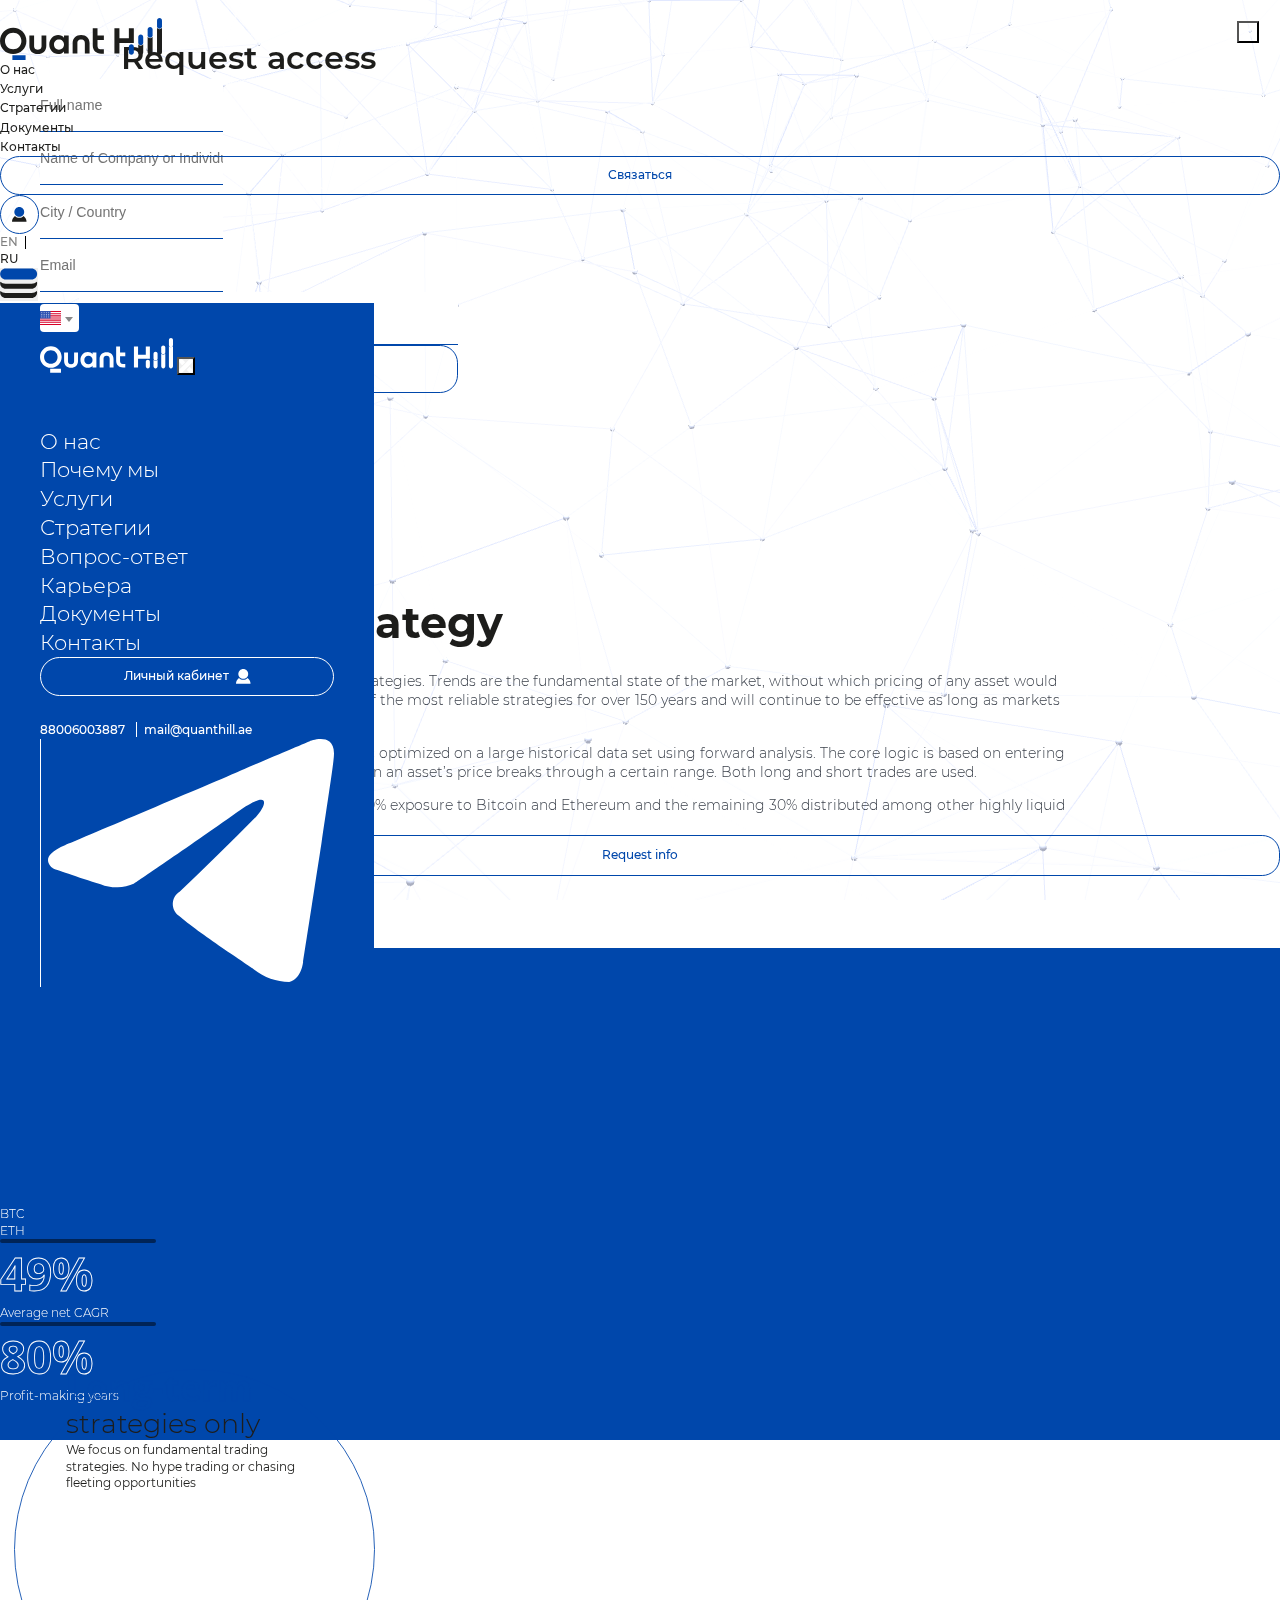
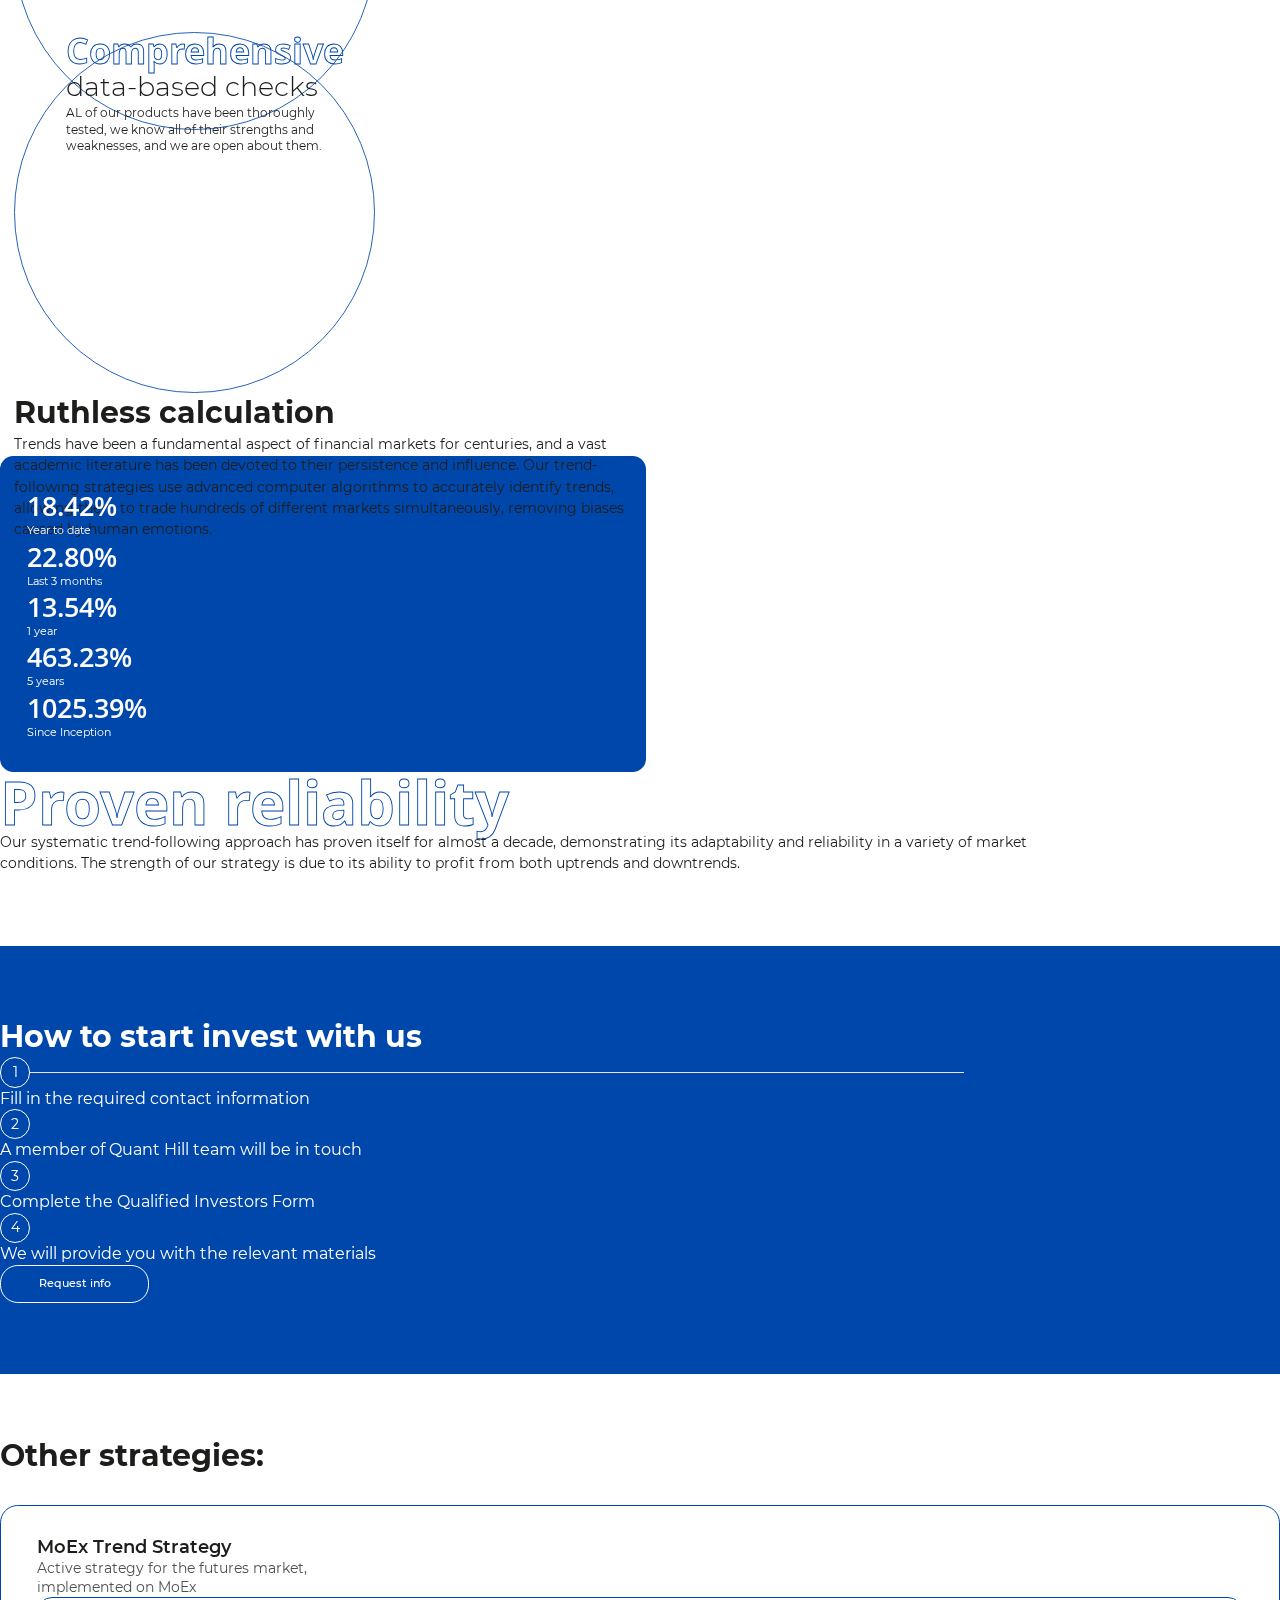
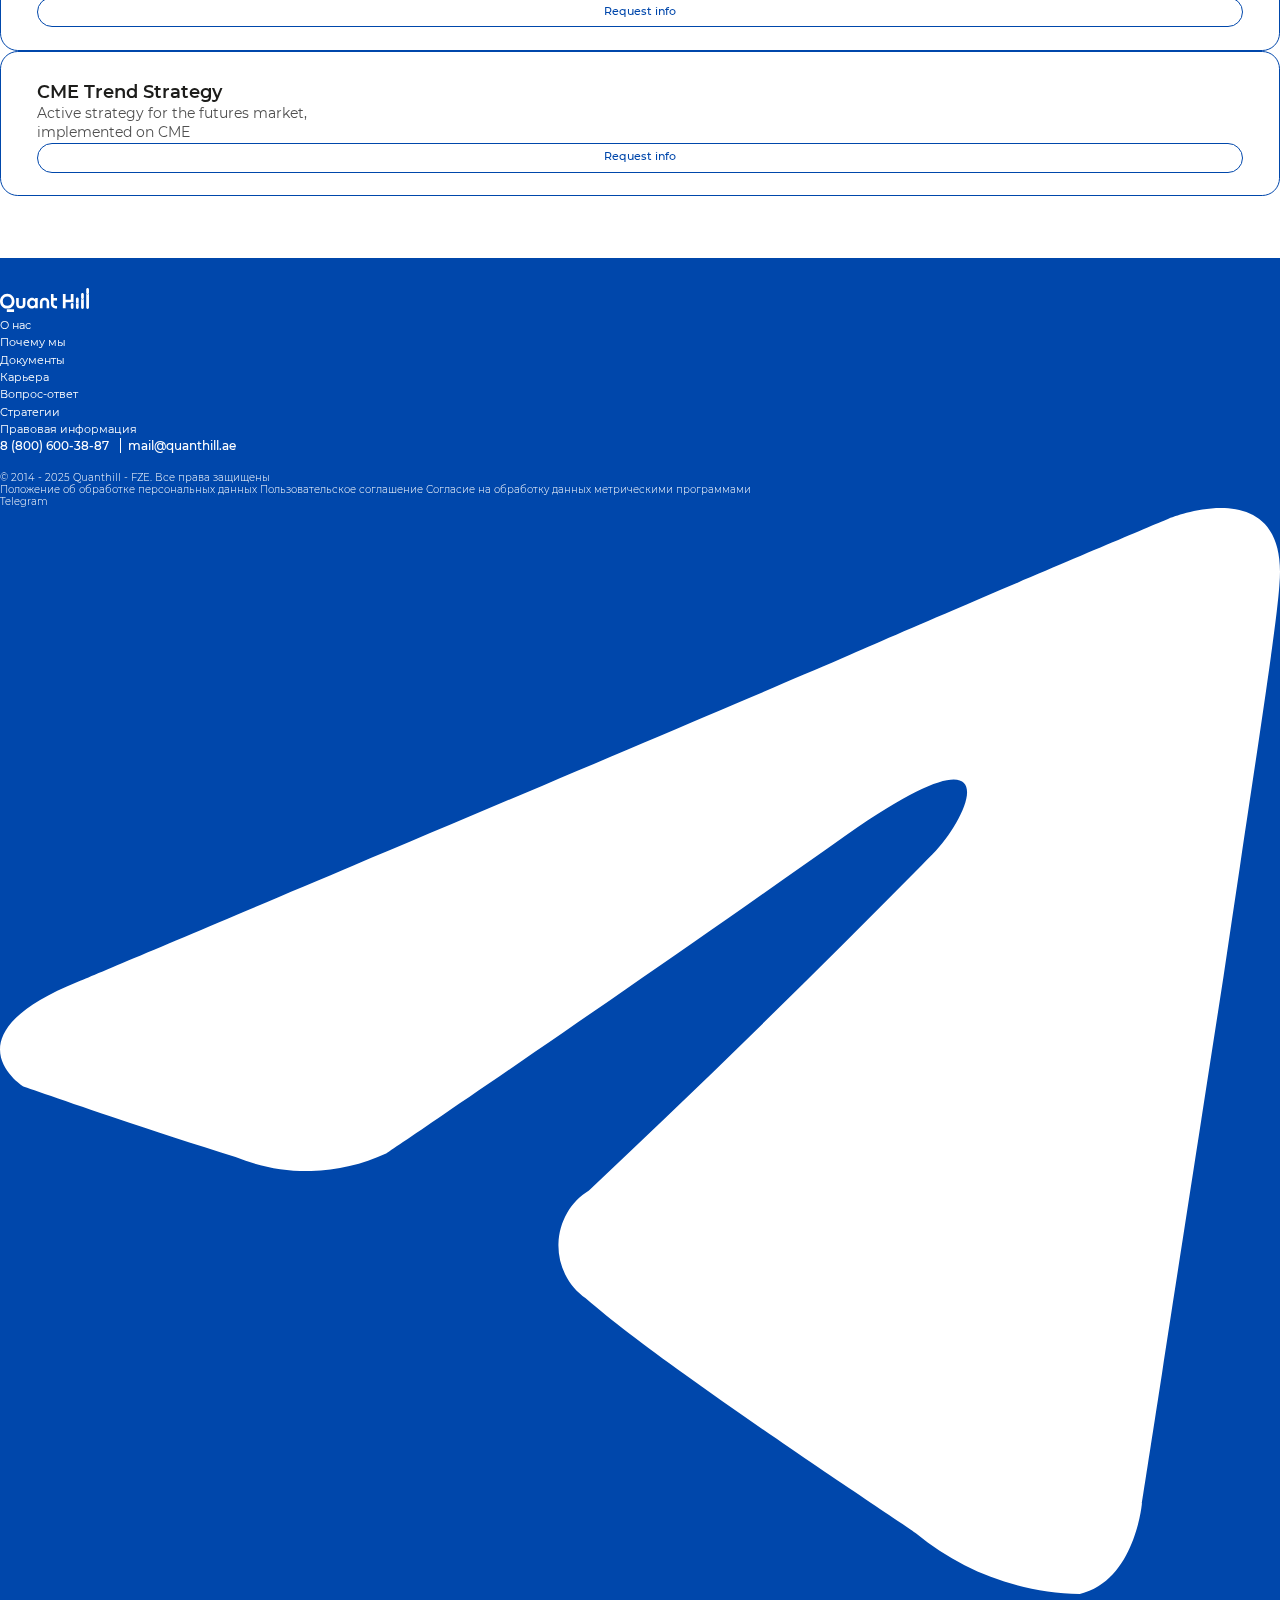
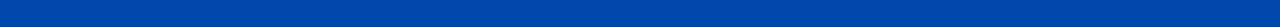
<file: crypto.html>
<!DOCTYPE html>
<html lang="ru">

<head>
	<meta charset="UTF-8">
	<meta name="viewport" content="width=device-width, initial-scale=1.0">
	<meta name="format-detection" content="telephone=no">
	<title>Document</title>
	<link href="https://cdn.jsdelivr.net/npm/bootstrap@5.3.0/dist/css/bootstrap.min.css" rel="stylesheet"
		integrity="sha384-9ndCyUaIbzAi2FUVXJi0CjmCapSmO7SnpJef0486qhLnuZ2cdeRhO02iuK6FUUVM" crossorigin="anonymous">
	<link rel="stylesheet" href="css/style.css">
</head>

<body>

	<div class="cursor-dot"></div>
	<div class="cursor-dot-outline"></div>

	<nav class="navbar" id="header">
		<div class="container">
			<div class="w-100 d-flex justify-content-between align-items-center">
				<div class="navbar__left">
					<a class="navbar-brand" href="#">
						<img src="img/header/logo.svg" alt="лого quanthill">
					</a>
				</div>
				<ul class="navbar-nav d-none d-lg-flex">
					<li class="nav-item">
						<a class="nav-link" href="#">О нас</a>
					</li>
					<li class="nav-item">
						<a class="nav-link" href="#">Услуги</a>
					</li>
					<li class="nav-item">
						<a class="nav-link" href="#">Стратегии</a>
					</li>
					<li class="nav-item">
						<a class="nav-link" href="#">Документы</a>
					</li>
					<li class="nav-item">
						<a class="nav-link" href="#">Контакты</a>
					</li>
				</ul>
				<div class="navbar__right d-flex align-items-center">
					<div class="navbar__links d-flex align-items-center">
						<a href="#" class="btn-1 navbar__btn">Связаться</a>
						<a href="#" class="navbar__lk d-none d-sm-flex">
							<svg width="23" height="23" viewBox="0 0 23 23" fill="none" xmlns="http://www.w3.org/2000/svg">
								<path
									d="M0 22.5033H22.1244C22.1244 18.852 20.3578 15.6141 17.6267 13.6014C15.988 15.368 13.6506 16.4801 11.0573 16.4801C8.46397 16.4801 6.13146 15.368 4.48787 13.6014C1.76661 15.6141 0 18.852 0 22.5033Z"
									fill="#1D1D1B" />
								<path
									d="M11.062 14.9989C15.2038 14.9989 18.5614 11.6413 18.5614 7.49947C18.5614 3.35763 15.2038 0 11.062 0C6.92013 0 3.5625 3.35763 3.5625 7.49947C3.5625 11.6413 6.92013 14.9989 11.062 14.9989Z"
									fill="#0047AB" />
							</svg>
						</a>
					</div>
					<div class="navbar__lang d-none d-lg-flex align-items-center">
						<a href="#" class="active">EN</a>
						<a href="#">RU</a>
					</div>
					<button class="navbar-toggler" type="button" data-bs-toggle="offcanvas" data-bs-target="#offcanvasNavbar"
						aria-controls="offcanvasNavbar">
						<span class="navbar-toggler-icon">
							<svg width="38" height="30" viewBox="0 0 38 30" fill="none" xmlns="http://www.w3.org/2000/svg">
								<path
									d="M31.6165 24.8976H5.63251C3.62209 24.8976 1.77691 24.1677 0.344832 22.9698C0.220902 23.4379 0.124512 23.9199 0.124512 24.4156C0.124512 27.4588 2.58934 29.9236 5.63251 29.9236H31.6165C34.6597 29.9236 37.1245 27.4588 37.1245 24.4156C37.1245 23.9061 37.0281 23.4242 36.9042 22.9698C35.4721 24.1677 33.6269 24.8976 31.6165 24.8976Z"
									fill="#1D1D1B" />
								<path
									d="M5.63251 20.7666H31.6165C34.6597 20.7666 37.1245 18.3017 37.1245 15.2586C37.1245 14.7491 37.0281 14.2671 36.9042 13.8127C35.4721 15.0107 33.6269 15.7405 31.6165 15.7405H5.63251C3.62209 15.7405 1.77691 15.0107 0.344832 13.8127C0.220902 14.2809 0.124512 14.7628 0.124512 15.2586C0.124512 18.3017 2.58934 20.7666 5.63251 20.7666Z"
									fill="#1D1D1B" />
								<path
									d="M5.63251 11.5957H31.6165C34.6597 11.5957 37.1245 9.1309 37.1245 6.08773C37.1245 3.04456 34.6597 0.579727 31.6165 0.579727H5.63251C2.58934 0.579727 0.124512 3.04456 0.124512 6.08773C0.124512 9.1309 2.58934 11.5957 5.63251 11.5957Z"
									fill="#0047AB" />
							</svg>
						</span>
					</button>
					<div class="offcanvas offcanvas-end" tabindex="-1" id="offcanvasNavbar"
						aria-labelledby="offcanvasNavbarLabel">
						<div class="offcanvas-header d-flex justify-content-sm-end justify-content-between">
							<a href="#" class="offcanvas__logo d-sm-none">
								<img src="img/header/logo-light.svg" alt="logo">
							</a>
							<button type="button" class="btn-close" data-bs-dismiss="offcanvas" aria-label="Закрыть">
								<svg width="26" height="26" viewBox="0 0 26 26" fill="none" xmlns="http://www.w3.org/2000/svg">
									<path
										d="M20.08 14.42L14.42 20.08L19.18 24.84C20.74 26.4 23.27 26.4 24.84 24.84C26.4 23.28 26.4 20.75 24.84 19.18L20.08 14.42Z"
										fill="white" />
									<path
										d="M5.93 11.59L11.59 5.93L6.83 1.17C5.27 -0.39 2.73 -0.39 1.17 1.17C-0.39 2.73 -0.39 5.27 1.17 6.83L5.93 11.59Z"
										fill="white" />
									<path
										d="M24.84 1.17C23.28 -0.39 20.75 -0.39 19.18 1.17L1.17 19.18C-0.39 20.74 -0.39 23.27 1.17 24.84C2.73 26.4 5.26 26.4 6.83 24.84L24.84 6.83C26.4 5.27 26.4 2.74 24.84 1.17Z"
										fill="white" />
								</svg>
							</button>
						</div>
						<div class="offcanvas-body d-flex flex-column justify-content-between align-items-start main-navigation">
							<ul class="navbar-nav">
								<li class="nav-item">
									<a class="nav-link" href="#">О нас</a>
								</li>
								<li class="nav-item">
									<a class="nav-link" href="#">Почему мы</a>
								</li>
								<li class="nav-item">
									<a class="nav-link" href="#">Услуги</a>
								</li>
								<li class="nav-item">
									<a class="nav-link" href="#">Стратегии</a>
								</li>
								<li class="nav-item">
									<a class="nav-link" href="#">Вопрос-ответ</a>
								</li>
								<li class="nav-item">
									<a class="nav-link" href="#">Карьера</a>
								</li>
								<li class="nav-item">
									<a class="nav-link" href="#">Документы</a>
								</li>
								<li class="nav-item">
									<a class="nav-link" href="#">Контакты</a>
								</li>
							</ul>
							<div class="offcanvas__group d-flex flex-column align-items-start">
								<a href="#" class="btn-1 navbar__btn">
									<span>Личный кабинет</span>
									<svg width="23" height="23" viewBox="0 0 23 23" fill="none" xmlns="http://www.w3.org/2000/svg">
										<path
											d="M0 22.5033H22.1244C22.1244 18.852 20.3578 15.614 17.6267 13.6014C15.988 15.368 13.6506 16.4801 11.0573 16.4801C8.46397 16.4801 6.13146 15.368 4.48787 13.6014C1.76661 15.614 0 18.852 0 22.5033Z"
											fill="white" />
										<path
											d="M11.0622 14.9989C15.2041 14.9989 18.5617 11.6413 18.5617 7.49947C18.5617 3.35763 15.2041 0 11.0622 0C6.92037 0 3.56274 3.35763 3.56274 7.49947C3.56274 11.6413 6.92037 14.9989 11.0622 14.9989Z"
											fill="white" />
									</svg>
								</a>
								<div class="navbar__contacts d-flex align-items-sm-center flex-column flex-sm-row align-items-start">
									<a href="tel:88006003887" class="navbar__phone">88006003887</a>
									<a href="mailto:mail@quanthill.ae" class="navbar__mail">mail@quanthill.ae</a>
									<a href="#" target="_blank" rel="nofollow" class="navbar__social">
										<img src="img/header/tg.svg" alt="телеграм">
									</a>
								</div>
							</div>
						</div>
					</div>
				</div>
			</div>
		</div>
	</nav>

	<main class="crypto-page">

		<div class="graph-anim"></div>

		<!-- Модальное окно (request) -->
		<div class="modal fade" id="modal-request" tabindex="-1" aria-labelledby="exampleModalLabel" aria-hidden="true">
			<button type="button" class="btn-close" data-bs-dismiss="modal" aria-label="Закрыть"></button>
			<div class="modal-dialog modal-dialog-centered">
				<div class="modal-content">
					<div class="modal-body">
						<p class="modal__title mb-lg-4">Request access</p>
						<div class="modal__form">
							<div class="mb-lg-4">
								<input type="text" class="form-control modal__input" id="" aria-describedby="" placeholder="Full name">
							</div>
							<div class="mb-lg-4">
								<input type="text" class="form-control modal__input" id="" aria-describedby=""
									placeholder="Name of Company or Individual Represented" name="company">
							</div>
							<div class="mb-lg-4">
								<input type="text" class="form-control modal__input" id="" aria-describedby=""
									placeholder="City / Country" name="city">
							</div>
							<div class="mb-lg-4">
								<input type="email" class="form-control modal__input" id="" aria-describedby="" placeholder="Email"
									name="email">
							</div>
							<div class="mb-lg-4">
								<div class="phone-input">
									<select class="phone-input__country"></select>
									<div class="phone-input__phone">
										<input class="phone-input__phone-placeholder" placeholder="123" />
										<input class="phone-input__phone-number" />
									</div>
								</div>
							</div>
							<button class="btn-1 modal__send">Send</button>
						</div>
					</div>
				</div>
			</div>
		</div>

		<section class="crypto-main-screen section-first">
			<div class="container">
				<div class="row">
					<div class="col-12 d-flex flex-column align-items-sm-start align-items-center text-center text-sm-start">
						<div
							class="crypto-main-screen__group d-flex flex-wrap text-center justify-content-center text-sm-start justify-content-sm-start mb-4 mb-sm-0">
							<h1 class="title-page crypto-main-screen__title mb-sm-4 mb-1">
								Crypto Trend Strategy
							</h1>
							<p class="ms-sm-3">SINCE 2018</p>
						</div>
						<div class="crypto-main-screen__text text">
							<p>Our trading approach is based on trend-following strategies. Trends are the fundamental state of the
								market, without which pricing of any asset would be impossible. Trading with the trend has been one of
								the most reliable strategies for over 150 years and will continue to be effective as long as markets
								exist.</p>
							<p>Our strategies are fully automated, with trading logic optimized on a large historical data set using
								forward analysis. The core logic is based on entering and exiting positions through a cascade method
								when an asset’s price breaks through a certain range. Both long and short trades are used.</p>
							<p>The strategy is applied to several assets, with up to 70% exposure to Bitcoin and Ethereum and the
								remaining 30% distributed among other highly liquid altcoins.</p>
						</div>
						<a href="#" class="crypto-main-screen__btn btn-1 mt-4" data-bs-toggle="modal"
							data-bs-target="#modal-request">Request info</a>
					</div>
				</div>
			</div>
		</section>

		<!--  -->
		<section class="crypto-description">
			<div class="container">
				<div class="row">
					<div class="col-12">
						<div class="crypto-description__block d-flex justify-content-lg-between flex-column flex-sm-row">
							<div class="crypto-description__left">
								<div
									class="crypto-description__items d-flex flex-sm-column flex-lg-row justify-content-between justify-content-sm-start">
									<div class="crypto-description__item">
										<p class="crypto-description__name">Top exhanges</p>
										<ul class="crypto-description__list d-flex flex-lg-column flex-column flex-sm-row">
											<li>Binance</li>
											<li>OKX</li>
											<li>BitMEX</li>
											<li>Deribit</li>
										</ul>
									</div>
									<div class="crypto-description__item">
										<p class="crypto-description__name">most liquid pairs</p>
										<ul class="crypto-description__list d-flex flex-lg-column flex-column flex-sm-row">
											<li>BTC</li>
											<li>ETH</li>
											<li>BNB</li>
											<li>XRP</li>
										</ul>
									</div>
									<div class="crypto-description__item">
										<p class="crypto-description__name">Currency exposure</p>
										<ul class="crypto-description__list d-flex flex-lg-column flex-column flex-sm-row">
											<li>USDT</li>
											<li>BTC</li>
											<li>ETH</li>
										</ul>
									</div>
								</div>
							</div>
							<div
								class="crypto-description__right d-flex flex-column flex-lg-row justify-content-center align-items-center align-items-sm-start justify-content-sm-start">
								<div class="crypto-description__group">
									<div class="progress" role="progressbar" aria-label="Basic example" aria-valuenow="49"
										aria-valuemin="0" aria-valuemax="100">
										<div class="progress-bar" style="width: 49%"></div>
									</div>
									<div class="crypto-description__info">
										<p class="crypto-description__percent">49%</p>
										<p class="crypto-description__text">Average net CAGR</p>
									</div>
								</div>
								<div class="crypto-description__group">
									<div class="progress" role="progressbar" aria-label="Basic example" aria-valuenow="80"
										aria-valuemin="0" aria-valuemax="100">
										<div class="progress-bar" style="width: 80%"></div>
									</div>
									<div class="crypto-description__info">
										<p class="crypto-description__percent">80%</p>
										<p class="crypto-description__text">Profit-making years</p>
									</div>
								</div>
							</div>
						</div>
					</div>
				</div>
			</div>
		</section>

		<!-- Ruthless calculation -->
		<section class="calculation">
			<div class="container">
				<div class="row">
					<div class="col-12">
						<div class="calculation__block">
							<div class="calculation-top d-flex align-items-center flex-column flex-lg-row">
								<div class="calculation-top__circles">
									<div
										class="calculation-top-circle d-flex flex-column justify-content-center align-items-center align-items-lg-start text-center text-lg-start">
										<p class="calculation-top-circle__title">Long-term</p>
										<p class="calculation-top-circle__sub">strategies only</p>
										<div class="calculation-top-circle__text text">
											<p>We focus on fundamental trading strategies. No hype trading or chasing fleeting opportunities
											</p>
										</div>
									</div>
									<div
										class="calculation-top-circle d-flex flex-column justify-content-center align-items-center align-items-lg-start text-center text-lg-start">
										<p class="calculation-top-circle__title">Comprehensive</p>
										<p class="calculation-top-circle__sub">data-based checks</p>
										<div class="calculation-top-circle__text text">
											<p>AL of our products have been thoroughly tested, we know all of their strengths and weaknesses,
												and we are open about them.</p>
										</div>
									</div>
								</div>
								<div class="calculation-top__group text-center text-sm-start">
									<h2 class="section-title calculation-top__title mb-sm-4 mb-3">Ruthless calculation</h2>
									<div class="calculation-top__text text">
										<p>Trends have been a fundamental aspect of financial markets for centuries, and a vast academic
											literature has been devoted to their persistence and influence. Our trend-following strategies use
											advanced computer algorithms to accurately identify trends, allowing them to trade hundreds of
											different markets simultaneously, removing biases caused by human emotions.</p>
									</div>
								</div>
							</div>
							<div class="calculation-bottom">
								<div class="calculation-bottom__group d-flex mb-4 flex-column-sm-reverse flex-lg-row flex-column">
									<div class="calculation-bottom__box">
										<div
											class="calculation-bottom__items d-flex flex-wrap justify-content-sm-center justify-content-lg-start">
											<div class="calculation-bottom__item d-flex flex-column align-items-center">
												<p class="calculation-bottom__percent">18.42%</p>
												<p class="calculation-bottom__sub">Year to date</p>
											</div>
											<div class="calculation-bottom__item d-flex flex-column align-items-center">
												<p class="calculation-bottom__percent">22.80%</p>
												<p class="calculation-bottom__sub">Last 3 months</p>
											</div>
											<div class="calculation-bottom__item d-flex flex-column align-items-center">
												<p class="calculation-bottom__percent">13.54%</p>
												<p class="calculation-bottom__sub">1 year</p>
											</div>
											<div class="calculation-bottom__item d-flex flex-column align-items-center">
												<p class="calculation-bottom__percent">463.23%</p>
												<p class="calculation-bottom__sub">5 years</p>
											</div>
											<div class="calculation-bottom__item d-flex flex-column align-items-center">
												<p class="calculation-bottom__percent">1025.39%</p>
												<p class="calculation-bottom__sub">Since Inception</p>
											</div>
										</div>
									</div>
									<p class="calculation-bottom__title text-center text-sm-start">Proven reliability</p>
								</div>
								<div class="calculation-bottom__text text text-center text-sm-start">
									<p>Our systematic trend-following approach has proven itself for almost a decade, demonstrating its
										adaptability and reliability in a variety of market conditions. The strength of our strategy is due
										to its ability to profit from both uptrends and downtrends.</p>
								</div>
							</div>
						</div>
					</div>
				</div>
			</div>
		</section>

		<!-- How to start invest with us -->
		<section class="how-to-start">
			<div class="container">
				<div class="row mb-5">
					<div class="col-12">
						<h2 class="how-to-start__title section-title">How to start invest with us</h2>
					</div>
				</div>
				<div class="row mb-5">
					<div class="col-12">
						<div class="how-to-start__content">
							<div class="how-to-start__line"></div>
							<div class="how-to-start__items d-flex flex-column flex-lg-row">
								<div class="how-to-start__item d-flex flex-lg-column">
									<div class="how-to-start__number mb-lg-4"><span>1</span></div>
									<div class="how-to-start__text text">
										<p>
											Fill in the required
											contact information
										</p>
									</div>
								</div>
								<div class="how-to-start__item d-flex flex-lg-column">
									<div class="how-to-start__number mb-lg-4"><span>2</span></div>
									<div class="how-to-start__text text">
										<p>A member of Quant Hill
											team will be in touch</p>
									</div>
								</div>
								<div class="how-to-start__item d-flex flex-lg-column">
									<div class="how-to-start__number mb-lg-4"><span>3</span></div>
									<div class="how-to-start__text text">
										<p>Complete the Qualified
											Investors Form</p>
									</div>
								</div>
								<div class="how-to-start__item d-flex flex-lg-column">
									<div class="how-to-start__number mb-lg-4"><span>4</span></div>
									<div class="how-to-start__text text">
										<p>We will provide you with
											the relevant materials</p>
									</div>
								</div>
							</div>
						</div>
					</div>
				</div>
				<div class="row">
					<div class="col-12">
						<button class="btn-2 how-to-start__btn" data-bs-toggle="modal" data-bs-target="#modal-request">Request
							info</button>
					</div>
				</div>
			</div>
		</section>

		<!-- Products / strategies -->
		<section class="products section">
			<div class="container">
				<div class="row products__header">
					<div class="col-12">
						<h2 class="section-title text-center text-sm-start">Other strategies:</h2>
					</div>
				</div>
				<div class="row g-lg-5 g-4">
					<div class="col-sm-6">
						<div
							class="products__item item d-flex flex-column justify-content-between text-center text-sm-start align-items-sm-start align-items-center">
							<div class="products__group d-flex flex-column align-items-center align-items-sm-start">
								<div class="item-title">
									<p class="products__name name">MoEx Trend Strategy</p>
								</div>
								<div class="products__text text item-text mt-lg-2 mt-sm-3 mt-2">
									<p>Active strategy for the futures market, implemented on MoEx</p>
								</div>
							</div>
							<a href="#" class="products__btn item-btn btn-1 mt-3" data-bs-toggle="modal"
								data-bs-target="#modal-request">Request info</a>
						</div>
					</div>
					<div class="col-sm-6">
						<div
							class="products__item item d-flex flex-column justify-content-between text-center text-sm-start align-items-sm-start align-items-center">
							<div class="products__group d-flex flex-column align-items-center align-items-sm-start">
								<div class="item-title">
									<p class="products__name name">CME Trend Strategy</p>
								</div>
								<div class="products__text text item-text mt-lg-2 mt-sm-3 mt-2">
									<p>Active strategy for the futures market, implemented on CME</p>
								</div>
							</div>
							<a href="#" class="products__btn item-btn btn-1 mt-3" data-bs-toggle="modal"
								data-bs-target="#modal-request">Request info</a>
						</div>
					</div>
				</div>
			</div>
		</section>

	</main>

	<footer class="footer">
		<div class="footer-top">
			<div class="container">
				<div class="row">
					<div class="col-12 d-flex justify-content-between align-items-center flex-column flex-sm-row flex-wrap">
						<div class="footer-top__left">
							<a href="#" class="footer-top__logo">
								<img src="img/footer/logo.svg" alt="logo quanthill">
							</a>
						</div>
						<ul class="nav">
							<li class="nav-item">
								<a class="nav-link" href="#">О нас</a>
							</li>
							<li class="nav-item">
								<a class="nav-link" href="#">Почему мы</a>
							</li>
							<li class="nav-item">
								<a class="nav-link" href="#">Документы</a>
							</li>
							<li class="nav-item">
								<a class="nav-link" href="#">Карьера</a>
							</li>
							<li class="nav-item">
								<a class="nav-link" href="#">Вопрос-ответ</a>
							</li>
							<li class="nav-item">
								<a class="nav-link" href="#">Стратегии</a>
							</li>
							<li class="nav-item">
								<a class="nav-link" href="#">Правовая информация</a>
							</li>
						</ul>
						<div class="footer-top__right d-flex align-items-center">
							<div class="footer-top__group d-flex align-items-start">
								<a href="tel:88006003887" class="footer-top__phone">8 (800) 600-38-87</a>
								<a href="mailto:mail@quanthill.ae" class="footer-top__mail">mail@quanthill.ae</a>
							</div>
						</div>
					</div>
				</div>
				<div class="row footer-bottom">
					<div class="col-12 d-flex justify-content-between align-items-center flex-column flex-lg-row">
						<p class="footer-bottom__copyright">© 2014 - 2025 Quanthill - FZE. Все права защищены</p>
						<div class="footer-bottom__links d-flex align-items-center flex-column flex-lg-row">
							<a target="_blank" href="#">Положение об обработке персональных данных</a>
							<a target="_blank" href="#">Пользовательское соглашение</a>
							<a target="_blank" href="#">Согласие на обработку данных метрическими программами</a>
						</div>
						<div class="footer-bottom__right d-flex align-items-center">
							<p class="footer-bottom__legal d-lg-none">Telegram</p>
							<a href="https://t.me/quanthillpublic" target="_blank" rel="nofollow" class="footer-bottom__social">
								<img src="img/header/tg.svg" alt="telegram">
							</a>
						</div>
					</div>
				</div>
			</div>
		</div>
	</footer>

	<script src="https://cdn.jsdelivr.net/npm/bootstrap@5.3.0/dist/js/bootstrap.bundle.min.js"
		integrity="sha384-geWF76RCwLtnZ8qwWowPQNguL3RmwHVBC9FhGdlKrxdiJJigb/j/68SIy3Te4Bkz"
		crossorigin="anonymous"></script>
	<script src="js/jquery-3.7.1.min.js"></script>
	<script src="js/three.min.js"></script>
	<script src="js/vanta.net.min.js"></script>
	<script src="js/slick.min.js"></script>
	<script src="js/select2.min.js"></script>
	<script src="js/phone-masks.js"></script>
	<script src="js/mask.js"></script>
	<script src="js/script.js"></script>
</body>

</html>
</file>
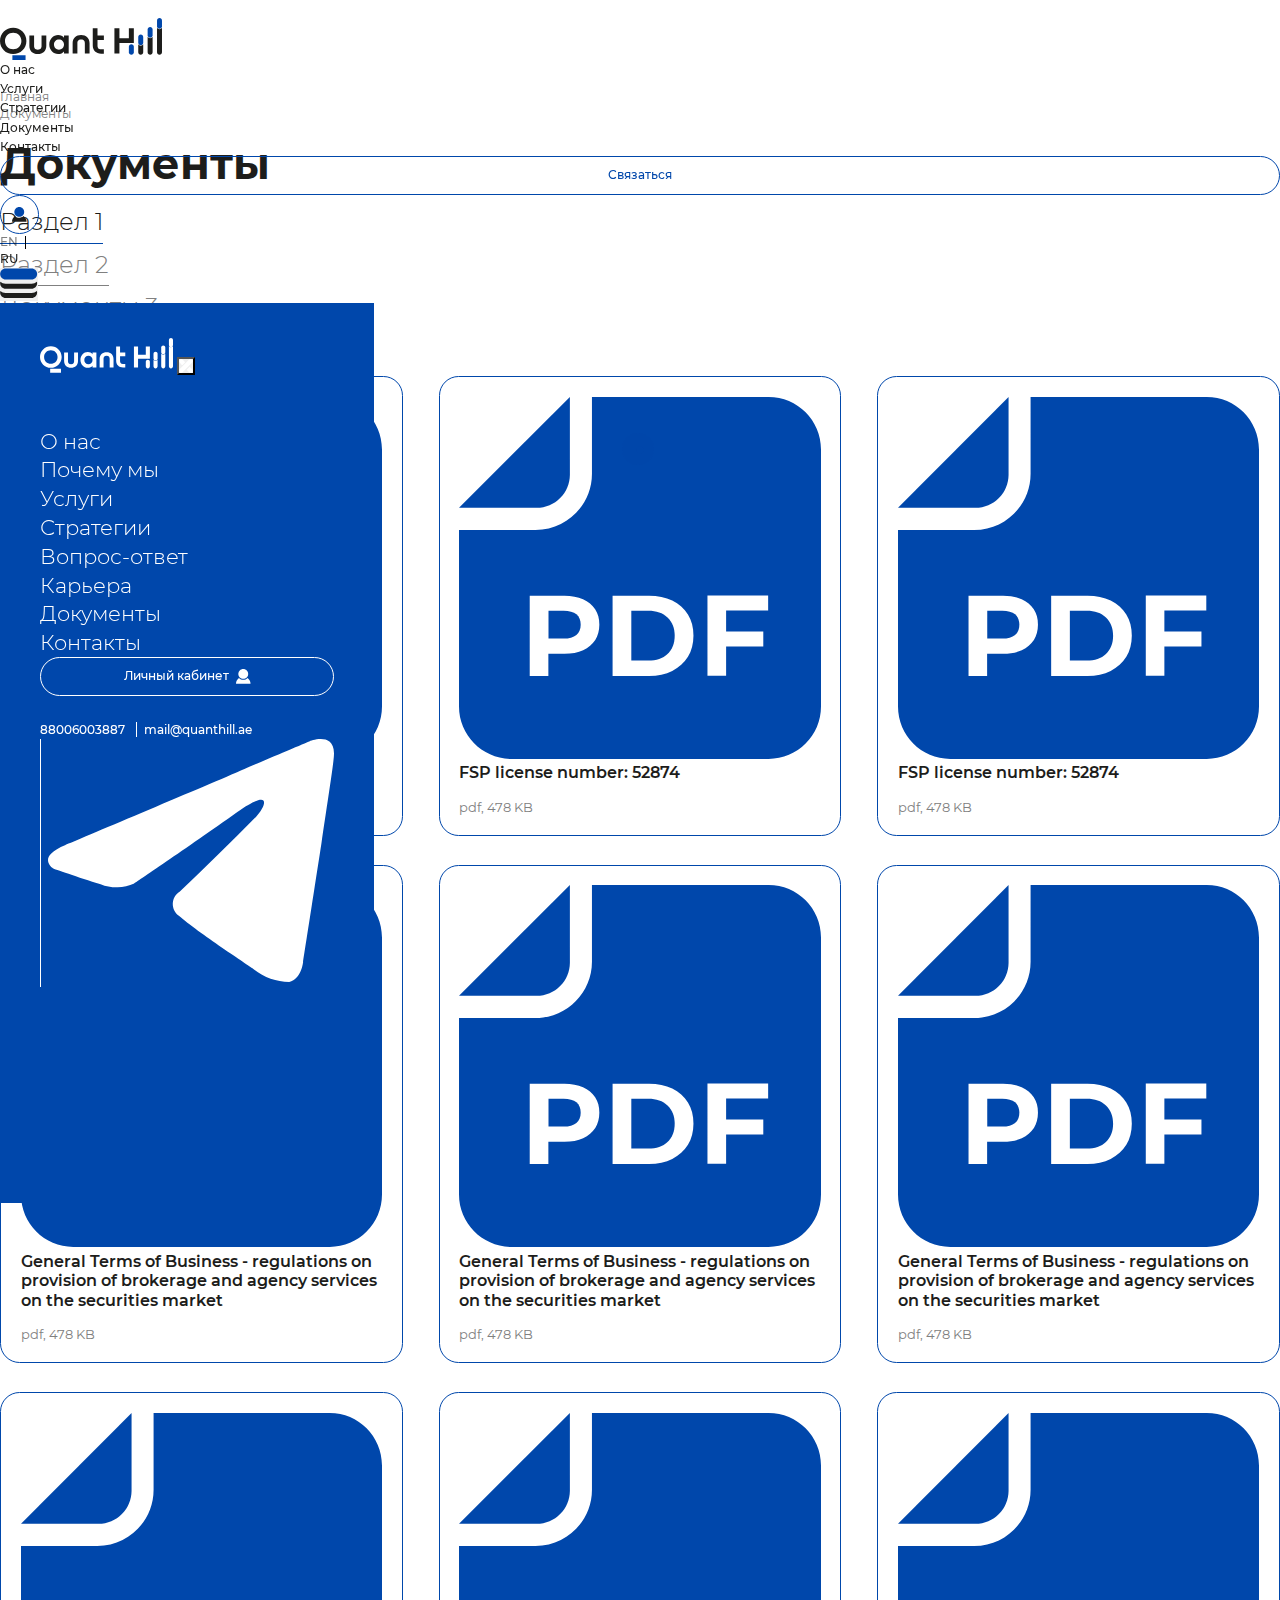
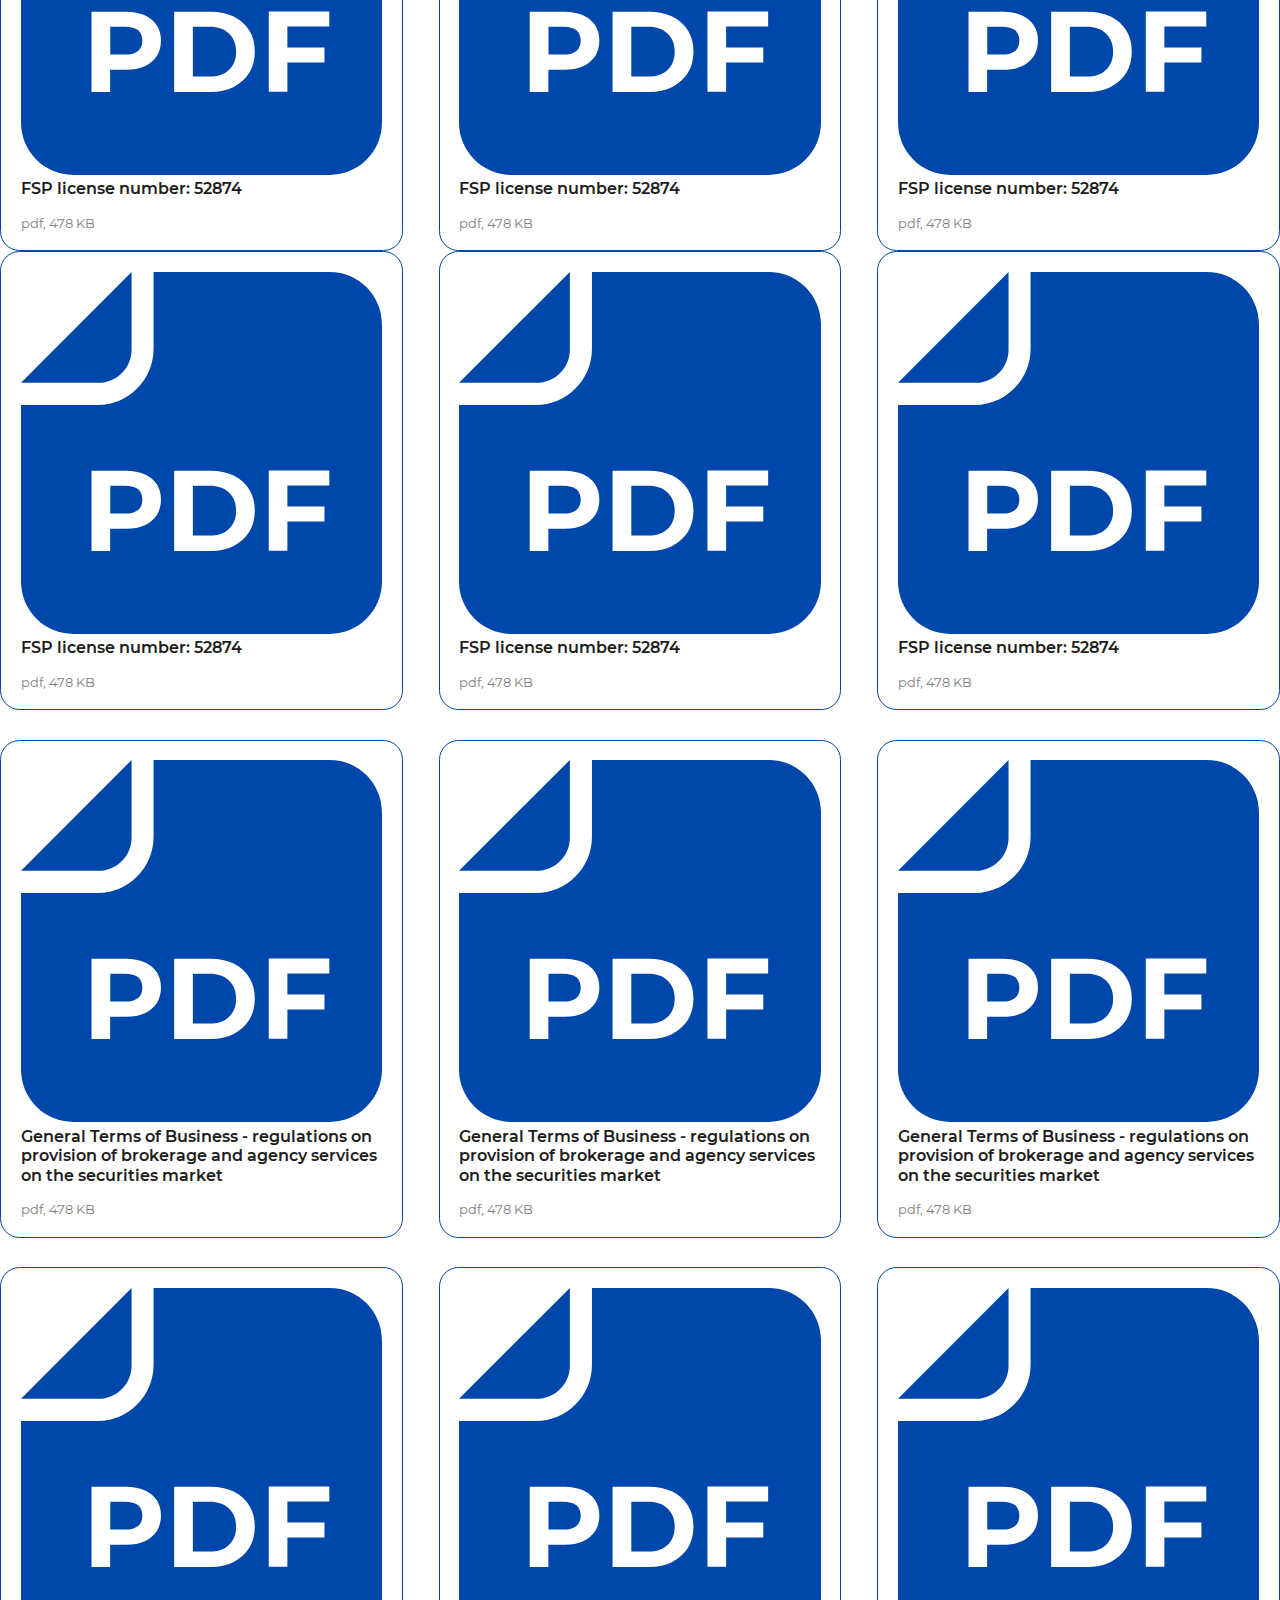
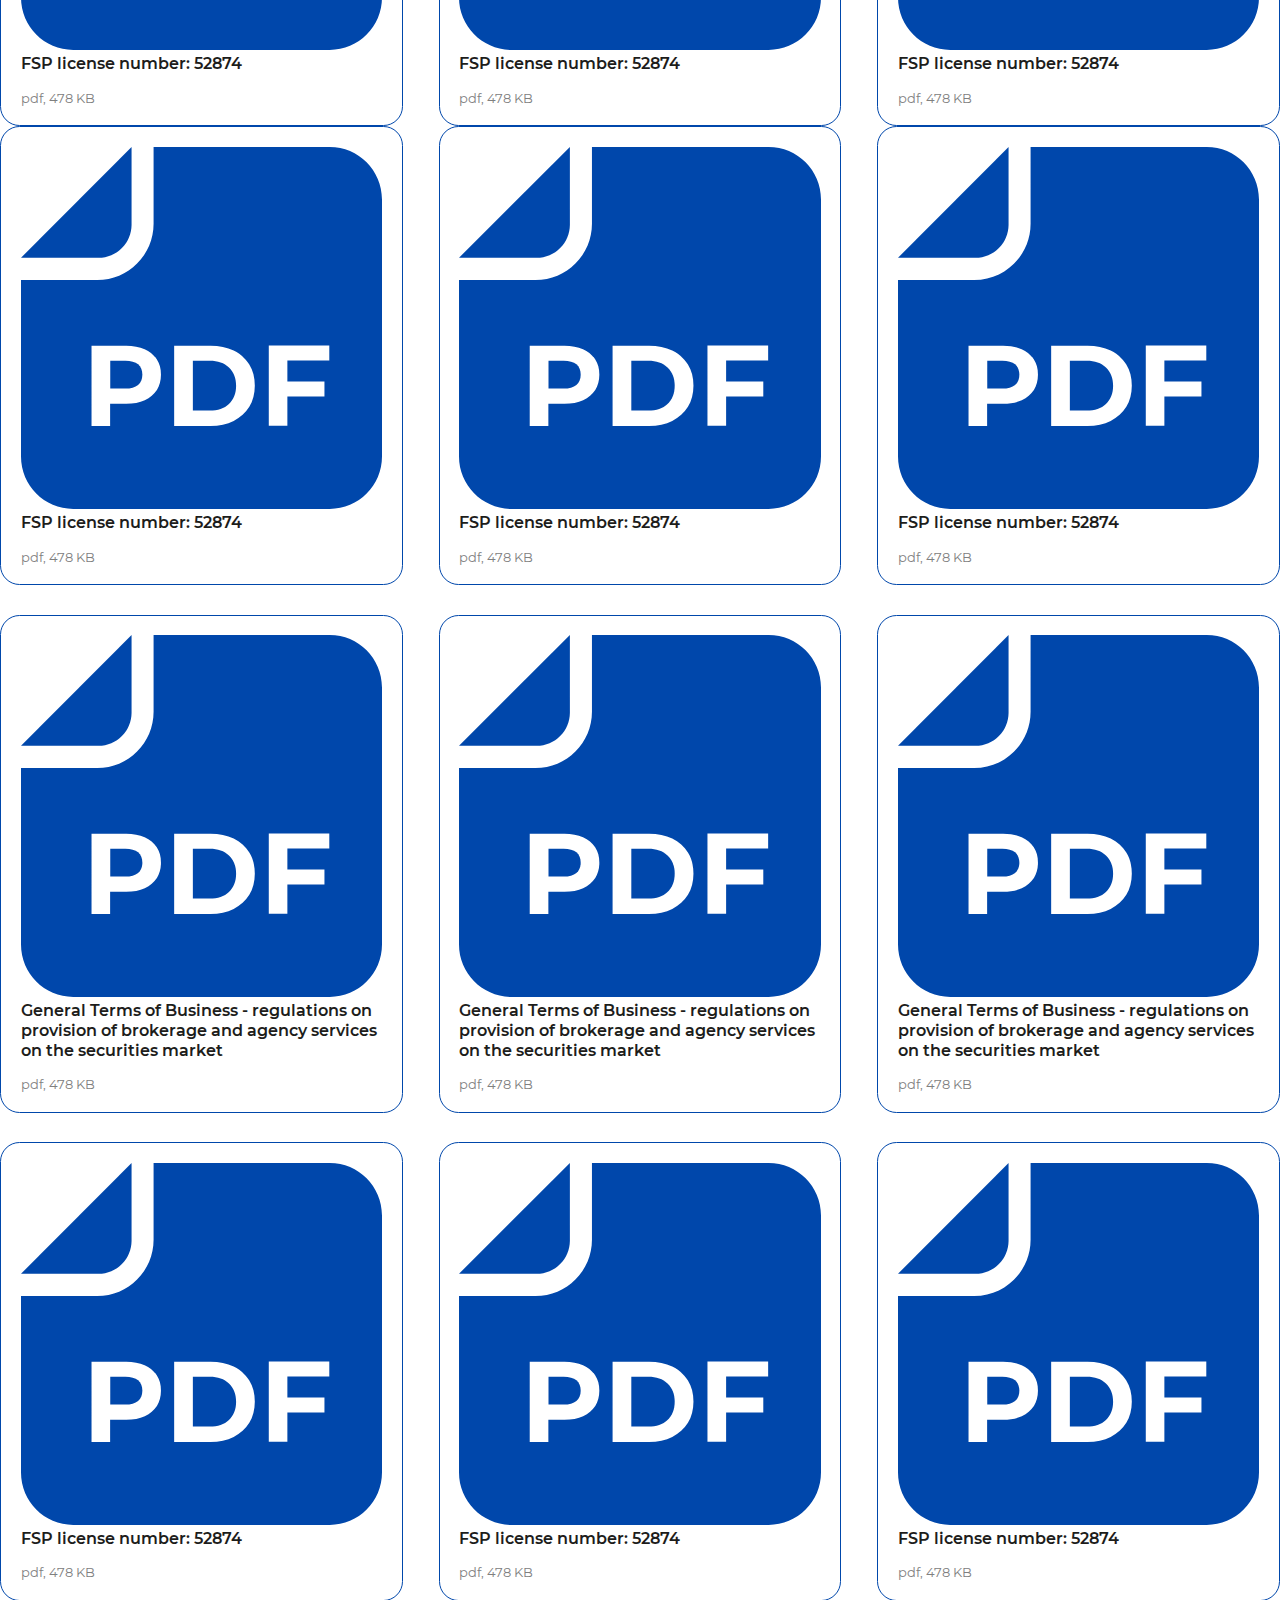
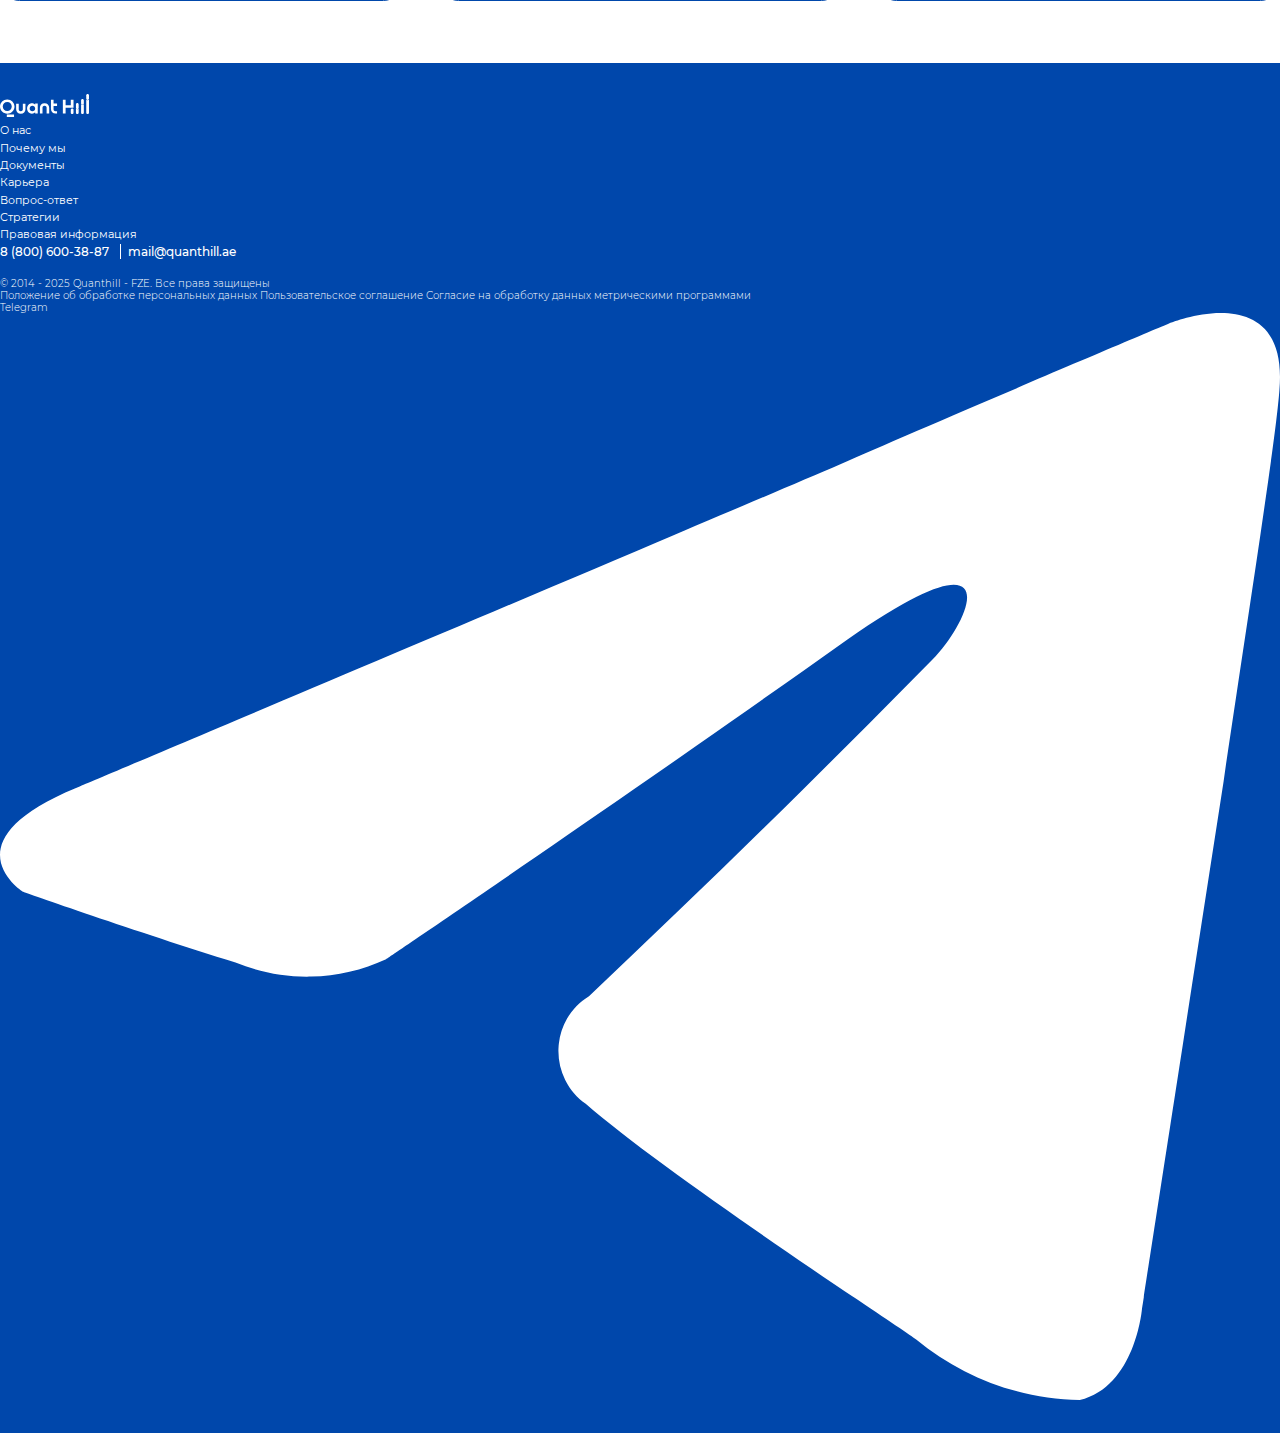
<file: documents.html>
<!DOCTYPE html>
<html lang="ru">

<head>
	<meta charset="UTF-8">
	<meta name="viewport" content="width=device-width, initial-scale=1.0">
	<meta name="format-detection" content="telephone=no">
	<title>Document</title>
	<link href="https://cdn.jsdelivr.net/npm/bootstrap@5.3.0/dist/css/bootstrap.min.css" rel="stylesheet"
		integrity="sha384-9ndCyUaIbzAi2FUVXJi0CjmCapSmO7SnpJef0486qhLnuZ2cdeRhO02iuK6FUUVM" crossorigin="anonymous">
	<link rel="stylesheet" href="css/style.css">
</head>

<body>

	<div class="cursor-dot"></div>
	<div class="cursor-dot-outline"></div>

	<nav class="navbar" id="header">
		<div class="container">
			<div class="w-100 d-flex justify-content-between align-items-center">
				<div class="navbar__left">
					<a class="navbar-brand" href="#">
						<img src="img/header/logo.svg" alt="лого quanthill">
					</a>
				</div>
				<ul class="navbar-nav d-none d-lg-flex">
					<li class="nav-item">
						<a class="nav-link" href="#">О нас</a>
					</li>
					<li class="nav-item">
						<a class="nav-link" href="#">Услуги</a>
					</li>
					<li class="nav-item">
						<a class="nav-link" href="#">Стратегии</a>
					</li>
					<li class="nav-item">
						<a class="nav-link" href="#">Документы</a>
					</li>
					<li class="nav-item">
						<a class="nav-link" href="#">Контакты</a>
					</li>
				</ul>
				<div class="navbar__right d-flex align-items-center">
					<div class="navbar__links d-flex align-items-center">
						<a href="#" class="btn-1 navbar__btn">Связаться</a>
						<a href="#" class="navbar__lk d-none d-sm-flex">
							<svg width="23" height="23" viewBox="0 0 23 23" fill="none" xmlns="http://www.w3.org/2000/svg">
								<path
									d="M0 22.5033H22.1244C22.1244 18.852 20.3578 15.6141 17.6267 13.6014C15.988 15.368 13.6506 16.4801 11.0573 16.4801C8.46397 16.4801 6.13146 15.368 4.48787 13.6014C1.76661 15.6141 0 18.852 0 22.5033Z"
									fill="#1D1D1B" />
								<path
									d="M11.062 14.9989C15.2038 14.9989 18.5614 11.6413 18.5614 7.49947C18.5614 3.35763 15.2038 0 11.062 0C6.92013 0 3.5625 3.35763 3.5625 7.49947C3.5625 11.6413 6.92013 14.9989 11.062 14.9989Z"
									fill="#0047AB" />
							</svg>
						</a>
					</div>
					<div class="navbar__lang d-none d-lg-flex align-items-center">
						<a href="#" class="active">EN</a>
						<a href="#">RU</a>
					</div>
					<button class="navbar-toggler" type="button" data-bs-toggle="offcanvas" data-bs-target="#offcanvasNavbar"
						aria-controls="offcanvasNavbar">
						<span class="navbar-toggler-icon">
							<svg width="38" height="30" viewBox="0 0 38 30" fill="none" xmlns="http://www.w3.org/2000/svg">
								<path
									d="M31.6165 24.8976H5.63251C3.62209 24.8976 1.77691 24.1677 0.344832 22.9698C0.220902 23.4379 0.124512 23.9199 0.124512 24.4156C0.124512 27.4588 2.58934 29.9236 5.63251 29.9236H31.6165C34.6597 29.9236 37.1245 27.4588 37.1245 24.4156C37.1245 23.9061 37.0281 23.4242 36.9042 22.9698C35.4721 24.1677 33.6269 24.8976 31.6165 24.8976Z"
									fill="#1D1D1B" />
								<path
									d="M5.63251 20.7666H31.6165C34.6597 20.7666 37.1245 18.3017 37.1245 15.2586C37.1245 14.7491 37.0281 14.2671 36.9042 13.8127C35.4721 15.0107 33.6269 15.7405 31.6165 15.7405H5.63251C3.62209 15.7405 1.77691 15.0107 0.344832 13.8127C0.220902 14.2809 0.124512 14.7628 0.124512 15.2586C0.124512 18.3017 2.58934 20.7666 5.63251 20.7666Z"
									fill="#1D1D1B" />
								<path
									d="M5.63251 11.5957H31.6165C34.6597 11.5957 37.1245 9.1309 37.1245 6.08773C37.1245 3.04456 34.6597 0.579727 31.6165 0.579727H5.63251C2.58934 0.579727 0.124512 3.04456 0.124512 6.08773C0.124512 9.1309 2.58934 11.5957 5.63251 11.5957Z"
									fill="#0047AB" />
							</svg>
						</span>
					</button>
					<div class="offcanvas offcanvas-end" tabindex="-1" id="offcanvasNavbar"
						aria-labelledby="offcanvasNavbarLabel">
						<div class="offcanvas-header d-flex justify-content-sm-end justify-content-between">
							<a href="#" class="offcanvas__logo d-sm-none">
								<img src="img/header/logo-light.svg" alt="logo">
							</a>
							<button type="button" class="btn-close" data-bs-dismiss="offcanvas" aria-label="Закрыть">
								<svg width="26" height="26" viewBox="0 0 26 26" fill="none" xmlns="http://www.w3.org/2000/svg">
									<path
										d="M20.08 14.42L14.42 20.08L19.18 24.84C20.74 26.4 23.27 26.4 24.84 24.84C26.4 23.28 26.4 20.75 24.84 19.18L20.08 14.42Z"
										fill="white" />
									<path
										d="M5.93 11.59L11.59 5.93L6.83 1.17C5.27 -0.39 2.73 -0.39 1.17 1.17C-0.39 2.73 -0.39 5.27 1.17 6.83L5.93 11.59Z"
										fill="white" />
									<path
										d="M24.84 1.17C23.28 -0.39 20.75 -0.39 19.18 1.17L1.17 19.18C-0.39 20.74 -0.39 23.27 1.17 24.84C2.73 26.4 5.26 26.4 6.83 24.84L24.84 6.83C26.4 5.27 26.4 2.74 24.84 1.17Z"
										fill="white" />
								</svg>
							</button>
						</div>
						<div class="offcanvas-body d-flex flex-column justify-content-between align-items-start main-navigation">
							<ul class="navbar-nav">
								<li class="nav-item">
									<a class="nav-link" href="#">О нас</a>
								</li>
								<li class="nav-item">
									<a class="nav-link" href="#">Почему мы</a>
								</li>
								<li class="nav-item">
									<a class="nav-link" href="#">Услуги</a>
								</li>
								<li class="nav-item">
									<a class="nav-link" href="#">Стратегии</a>
								</li>
								<li class="nav-item">
									<a class="nav-link" href="#">Вопрос-ответ</a>
								</li>
								<li class="nav-item">
									<a class="nav-link" href="#">Карьера</a>
								</li>
								<li class="nav-item">
									<a class="nav-link" href="#">Документы</a>
								</li>
								<li class="nav-item">
									<a class="nav-link" href="#">Контакты</a>
								</li>
							</ul>
							<div class="offcanvas__group d-flex flex-column align-items-start">
								<a href="#" class="btn-1 navbar__btn">
									<span>Личный кабинет</span>
									<svg width="23" height="23" viewBox="0 0 23 23" fill="none" xmlns="http://www.w3.org/2000/svg">
										<path
											d="M0 22.5033H22.1244C22.1244 18.852 20.3578 15.614 17.6267 13.6014C15.988 15.368 13.6506 16.4801 11.0573 16.4801C8.46397 16.4801 6.13146 15.368 4.48787 13.6014C1.76661 15.614 0 18.852 0 22.5033Z"
											fill="white" />
										<path
											d="M11.0622 14.9989C15.2041 14.9989 18.5617 11.6413 18.5617 7.49947C18.5617 3.35763 15.2041 0 11.0622 0C6.92037 0 3.56274 3.35763 3.56274 7.49947C3.56274 11.6413 6.92037 14.9989 11.0622 14.9989Z"
											fill="white" />
									</svg>
								</a>
								<div class="navbar__contacts d-flex align-items-sm-center flex-column flex-sm-row align-items-start">
									<a href="tel:88006003887" class="navbar__phone">88006003887</a>
									<a href="mailto:mail@quanthill.ae" class="navbar__mail">mail@quanthill.ae</a>
									<a href="#" target="_blank" rel="nofollow" class="navbar__social">
										<img src="img/header/tg.svg" alt="телеграм">
									</a>
								</div>
							</div>
						</div>
					</div>
				</div>
			</div>
		</div>
	</nav>

	<main class="documents-page">

		<div class="breadcrumbs">
			<div class="container">
				<nav aria-label="breadcrumb" style="--bs-breadcrumb-divider: '-';">
					<ol class="breadcrumb">
						<li class="breadcrumb-item"><a href="#">Главная</a></li>
						<li class="breadcrumb-item active" aria-current="page">Документы</li>
					</ol>
				</nav>
			</div>
		</div>

		<section class="documents">
			<div class="container">
				<div class="row">
					<div class="col-12">
						<h1 class="title-page documents__title">Документы</h1>
					</div>
				</div>
				<div class="row">
					<div class="col-12">
						<div class="documents__block">
							<ul class="nav nav-tabs" id="myTab" role="tablist">
								<li class="nav-item" role="presentation">
									<button class="nav-link active" id="home-tab" data-bs-toggle="tab" data-bs-target="#home-tab-pane"
										type="button" role="tab" aria-controls="home-tab-pane" aria-selected="true">Раздел 1</button>
								</li>
								<li class="nav-item" role="presentation">
									<button class="nav-link" id="profile-tab" data-bs-toggle="tab" data-bs-target="#profile-tab-pane"
										type="button" role="tab" aria-controls="profile-tab-pane" aria-selected="false">Раздел 2</button>
								</li>
								<li class="nav-item" role="presentation">
									<button class="nav-link" id="contact-tab" data-bs-toggle="tab" data-bs-target="#contact-tab-pane"
										type="button" role="tab" aria-controls="contact-tab-pane" aria-selected="false">Документы 3</button>
								</li>
							</ul>
							<div class="tab-content" id="myTabContent">
								<div class="tab-pane fade show active" id="home-tab-pane" role="tabpanel" aria-labelledby="home-tab"
									tabindex="0">
									<div class="documents__items">
										<div class="documents__item">
											<a href="" download="" class="link documents__link"></a>
											<div class="documents__content d-flex">
												<div class="documents__icon">
													<img src="img/documents/pdf.svg" alt="pdf">
												</div>
												<div class="documents__info">
													<p class="documents__name name">FSP license number: 52874</p>
													<p class="documents__data">pdf, 478 KB</p>
												</div>
											</div>
										</div>
										<div class="documents__item">
											<a href="" download="" class="link documents__link"></a>
											<div class="documents__content d-flex">
												<div class="documents__icon">
													<img src="img/documents/pdf.svg" alt="pdf">
												</div>
												<div class="documents__info">
													<p class="documents__name name">FSP license number: 52874</p>
													<p class="documents__data">pdf, 478 KB</p>
												</div>
											</div>
										</div>
										<div class="documents__item">
											<a href="" download="" class="link documents__link"></a>
											<div class="documents__content d-flex">
												<div class="documents__icon">
													<img src="img/documents/pdf.svg" alt="pdf">
												</div>
												<div class="documents__info">
													<p class="documents__name name">FSP license number: 52874</p>
													<p class="documents__data">pdf, 478 KB</p>
												</div>
											</div>
										</div>
										<div class="documents__item">
											<a href="" download="" class="link documents__link"></a>
											<div class="documents__content d-flex">
												<div class="documents__icon">
													<img src="img/documents/pdf.svg" alt="pdf">
												</div>
												<div class="documents__info">
													<p class="documents__name name">General Terms of Business - regulations on provision of
														brokerage and agency services on the securities market</p>
													<p class="documents__data">pdf, 478 KB</p>
												</div>
											</div>
										</div>
										<div class="documents__item">
											<a href="" download="" class="link documents__link"></a>
											<div class="documents__content d-flex">
												<div class="documents__icon">
													<img src="img/documents/pdf.svg" alt="pdf">
												</div>
												<div class="documents__info">
													<p class="documents__name name">General Terms of Business - regulations on provision of
														brokerage and agency services on the securities market</p>
													<p class="documents__data">pdf, 478 KB</p>
												</div>
											</div>
										</div>
										<div class="documents__item">
											<a href="" download="" class="link documents__link"></a>
											<div class="documents__content d-flex">
												<div class="documents__icon">
													<img src="img/documents/pdf.svg" alt="pdf">
												</div>
												<div class="documents__info">
													<p class="documents__name name">General Terms of Business - regulations on provision of
														brokerage and agency services on the securities market</p>
													<p class="documents__data">pdf, 478 KB</p>
												</div>
											</div>
										</div>
										<div class="documents__item">
											<a href="" download="" class="link documents__link"></a>
											<div class="documents__content d-flex">
												<div class="documents__icon">
													<img src="img/documents/pdf.svg" alt="pdf">
												</div>
												<div class="documents__info">
													<p class="documents__name name">FSP license number: 52874</p>
													<p class="documents__data">pdf, 478 KB</p>
												</div>
											</div>
										</div>
										<div class="documents__item">
											<a href="" download="" class="link documents__link"></a>
											<div class="documents__content d-flex">
												<div class="documents__icon">
													<img src="img/documents/pdf.svg" alt="pdf">
												</div>
												<div class="documents__info">
													<p class="documents__name name">FSP license number: 52874</p>
													<p class="documents__data">pdf, 478 KB</p>
												</div>
											</div>
										</div>
										<div class="documents__item">
											<a href="" download="" class="link documents__link"></a>
											<div class="documents__content d-flex">
												<div class="documents__icon">
													<img src="img/documents/pdf.svg" alt="pdf">
												</div>
												<div class="documents__info">
													<p class="documents__name name">FSP license number: 52874</p>
													<p class="documents__data">pdf, 478 KB</p>
												</div>
											</div>
										</div>
									</div>
								</div>
								<div class="tab-pane fade" id="profile-tab-pane" role="tabpanel" aria-labelledby="profile-tab"
									tabindex="0">
									<div class="documents__items">
										<div class="documents__item">
											<a href="" download="" class="link documents__link"></a>
											<div class="documents__content d-flex">
												<div class="documents__icon">
													<img src="img/documents/pdf.svg" alt="pdf">
												</div>
												<div class="documents__info">
													<p class="documents__name name">FSP license number: 52874</p>
													<p class="documents__data">pdf, 478 KB</p>
												</div>
											</div>
										</div>
										<div class="documents__item">
											<a href="" download="" class="link documents__link"></a>
											<div class="documents__content d-flex">
												<div class="documents__icon">
													<img src="img/documents/pdf.svg" alt="pdf">
												</div>
												<div class="documents__info">
													<p class="documents__name name">FSP license number: 52874</p>
													<p class="documents__data">pdf, 478 KB</p>
												</div>
											</div>
										</div>
										<div class="documents__item">
											<a href="" download="" class="link documents__link"></a>
											<div class="documents__content d-flex">
												<div class="documents__icon">
													<img src="img/documents/pdf.svg" alt="pdf">
												</div>
												<div class="documents__info">
													<p class="documents__name name">FSP license number: 52874</p>
													<p class="documents__data">pdf, 478 KB</p>
												</div>
											</div>
										</div>
										<div class="documents__item">
											<a href="" download="" class="link documents__link"></a>
											<div class="documents__content d-flex">
												<div class="documents__icon">
													<img src="img/documents/pdf.svg" alt="pdf">
												</div>
												<div class="documents__info">
													<p class="documents__name name">General Terms of Business - regulations on provision of
														brokerage and agency services on the securities market</p>
													<p class="documents__data">pdf, 478 KB</p>
												</div>
											</div>
										</div>
										<div class="documents__item">
											<a href="" download="" class="link documents__link"></a>
											<div class="documents__content d-flex">
												<div class="documents__icon">
													<img src="img/documents/pdf.svg" alt="pdf">
												</div>
												<div class="documents__info">
													<p class="documents__name name">General Terms of Business - regulations on provision of
														brokerage and agency services on the securities market</p>
													<p class="documents__data">pdf, 478 KB</p>
												</div>
											</div>
										</div>
										<div class="documents__item">
											<a href="" download="" class="link documents__link"></a>
											<div class="documents__content d-flex">
												<div class="documents__icon">
													<img src="img/documents/pdf.svg" alt="pdf">
												</div>
												<div class="documents__info">
													<p class="documents__name name">General Terms of Business - regulations on provision of
														brokerage and agency services on the securities market</p>
													<p class="documents__data">pdf, 478 KB</p>
												</div>
											</div>
										</div>
										<div class="documents__item">
											<a href="" download="" class="link documents__link"></a>
											<div class="documents__content d-flex">
												<div class="documents__icon">
													<img src="img/documents/pdf.svg" alt="pdf">
												</div>
												<div class="documents__info">
													<p class="documents__name name">FSP license number: 52874</p>
													<p class="documents__data">pdf, 478 KB</p>
												</div>
											</div>
										</div>
										<div class="documents__item">
											<a href="" download="" class="link documents__link"></a>
											<div class="documents__content d-flex">
												<div class="documents__icon">
													<img src="img/documents/pdf.svg" alt="pdf">
												</div>
												<div class="documents__info">
													<p class="documents__name name">FSP license number: 52874</p>
													<p class="documents__data">pdf, 478 KB</p>
												</div>
											</div>
										</div>
										<div class="documents__item">
											<a href="" download="" class="link documents__link"></a>
											<div class="documents__content d-flex">
												<div class="documents__icon">
													<img src="img/documents/pdf.svg" alt="pdf">
												</div>
												<div class="documents__info">
													<p class="documents__name name">FSP license number: 52874</p>
													<p class="documents__data">pdf, 478 KB</p>
												</div>
											</div>
										</div>
									</div>
								</div>
								<div class="tab-pane fade" id="contact-tab-pane" role="tabpanel" aria-labelledby="contact-tab"
									tabindex="0">
									<div class="documents__items">
										<div class="documents__item">
											<a href="" download="" class="link documents__link"></a>
											<div class="documents__content d-flex">
												<div class="documents__icon">
													<img src="img/documents/pdf.svg" alt="pdf">
												</div>
												<div class="documents__info">
													<p class="documents__name name">FSP license number: 52874</p>
													<p class="documents__data">pdf, 478 KB</p>
												</div>
											</div>
										</div>
										<div class="documents__item">
											<a href="" download="" class="link documents__link"></a>
											<div class="documents__content d-flex">
												<div class="documents__icon">
													<img src="img/documents/pdf.svg" alt="pdf">
												</div>
												<div class="documents__info">
													<p class="documents__name name">FSP license number: 52874</p>
													<p class="documents__data">pdf, 478 KB</p>
												</div>
											</div>
										</div>
										<div class="documents__item">
											<a href="" download="" class="link documents__link"></a>
											<div class="documents__content d-flex">
												<div class="documents__icon">
													<img src="img/documents/pdf.svg" alt="pdf">
												</div>
												<div class="documents__info">
													<p class="documents__name name">FSP license number: 52874</p>
													<p class="documents__data">pdf, 478 KB</p>
												</div>
											</div>
										</div>
										<div class="documents__item">
											<a href="" download="" class="link documents__link"></a>
											<div class="documents__content d-flex">
												<div class="documents__icon">
													<img src="img/documents/pdf.svg" alt="pdf">
												</div>
												<div class="documents__info">
													<p class="documents__name name">General Terms of Business - regulations on provision of
														brokerage and agency services on the securities market</p>
													<p class="documents__data">pdf, 478 KB</p>
												</div>
											</div>
										</div>
										<div class="documents__item">
											<a href="" download="" class="link documents__link"></a>
											<div class="documents__content d-flex">
												<div class="documents__icon">
													<img src="img/documents/pdf.svg" alt="pdf">
												</div>
												<div class="documents__info">
													<p class="documents__name name">General Terms of Business - regulations on provision of
														brokerage and agency services on the securities market</p>
													<p class="documents__data">pdf, 478 KB</p>
												</div>
											</div>
										</div>
										<div class="documents__item">
											<a href="" download="" class="link documents__link"></a>
											<div class="documents__content d-flex">
												<div class="documents__icon">
													<img src="img/documents/pdf.svg" alt="pdf">
												</div>
												<div class="documents__info">
													<p class="documents__name name">General Terms of Business - regulations on provision of
														brokerage and agency services on the securities market</p>
													<p class="documents__data">pdf, 478 KB</p>
												</div>
											</div>
										</div>
										<div class="documents__item">
											<a href="" download="" class="link documents__link"></a>
											<div class="documents__content d-flex">
												<div class="documents__icon">
													<img src="img/documents/pdf.svg" alt="pdf">
												</div>
												<div class="documents__info">
													<p class="documents__name name">FSP license number: 52874</p>
													<p class="documents__data">pdf, 478 KB</p>
												</div>
											</div>
										</div>
										<div class="documents__item">
											<a href="" download="" class="link documents__link"></a>
											<div class="documents__content d-flex">
												<div class="documents__icon">
													<img src="img/documents/pdf.svg" alt="pdf">
												</div>
												<div class="documents__info">
													<p class="documents__name name">FSP license number: 52874</p>
													<p class="documents__data">pdf, 478 KB</p>
												</div>
											</div>
										</div>
										<div class="documents__item">
											<a href="" download="" class="link documents__link"></a>
											<div class="documents__content d-flex">
												<div class="documents__icon">
													<img src="img/documents/pdf.svg" alt="pdf">
												</div>
												<div class="documents__info">
													<p class="documents__name name">FSP license number: 52874</p>
													<p class="documents__data">pdf, 478 KB</p>
												</div>
											</div>
										</div>
									</div>
								</div>
							</div>
						</div>
					</div>
				</div>
			</div>
		</section>

	</main>

	<footer class="footer">
		<div class="footer-top">
			<div class="container">
				<div class="row">
					<div class="col-12 d-flex justify-content-between align-items-center flex-column flex-sm-row flex-wrap">
						<div class="footer-top__left">
							<a href="#" class="footer-top__logo">
								<img src="img/footer/logo.svg" alt="logo quanthill">
							</a>
						</div>
						<ul class="nav">
							<li class="nav-item">
								<a class="nav-link" href="#">О нас</a>
							</li>
							<li class="nav-item">
								<a class="nav-link" href="#">Почему мы</a>
							</li>
							<li class="nav-item">
								<a class="nav-link" href="#">Документы</a>
							</li>
							<li class="nav-item">
								<a class="nav-link" href="#">Карьера</a>
							</li>
							<li class="nav-item">
								<a class="nav-link" href="#">Вопрос-ответ</a>
							</li>
							<li class="nav-item">
								<a class="nav-link" href="#">Стратегии</a>
							</li>
							<li class="nav-item">
								<a class="nav-link" href="#">Правовая информация</a>
							</li>
						</ul>
						<div class="footer-top__right d-flex align-items-center">
							<div class="footer-top__group d-flex align-items-start">
								<a href="tel:88006003887" class="footer-top__phone">8 (800) 600-38-87</a>
								<a href="mailto:mail@quanthill.ae" class="footer-top__mail">mail@quanthill.ae</a>
							</div>
						</div>
					</div>
				</div>
				<div class="row footer-bottom">
					<div class="col-12 d-flex justify-content-between align-items-center flex-column flex-lg-row">
						<p class="footer-bottom__copyright">© 2014 - 2025 Quanthill - FZE. Все права защищены</p>
						<div class="footer-bottom__links d-flex align-items-center flex-column flex-lg-row">
							<a target="_blank" href="#">Положение об обработке персональных данных</a>
							<a target="_blank" href="#">Пользовательское соглашение</a>
							<a target="_blank" href="#">Согласие на обработку данных метрическими программами</a>
						</div>
						<div class="footer-bottom__right d-flex align-items-center">
							<p class="footer-bottom__legal d-lg-none">Telegram</p>
							<a href="https://t.me/quanthillpublic" target="_blank" rel="nofollow" class="footer-bottom__social">
								<img src="img/header/tg.svg" alt="telegram">
							</a>
						</div>
					</div>
				</div>
			</div>
		</div>
	</footer>

	<script src="https://cdn.jsdelivr.net/npm/bootstrap@5.3.0/dist/js/bootstrap.bundle.min.js"
		integrity="sha384-geWF76RCwLtnZ8qwWowPQNguL3RmwHVBC9FhGdlKrxdiJJigb/j/68SIy3Te4Bkz"
		crossorigin="anonymous"></script>
	<script src="js/jquery-3.7.1.min.js"></script>
	<script src="js/three.min.js"></script>
	<script src="js/vanta.net.min.js"></script>
	<script src="js/slick.min.js"></script>
	<script src="js/select2.min.js"></script>
	<script src="js/phone-masks.js"></script>
	<script src="js/mask.js"></script>
	<script src="js/script.js"></script>
</body>

</html>
</file>
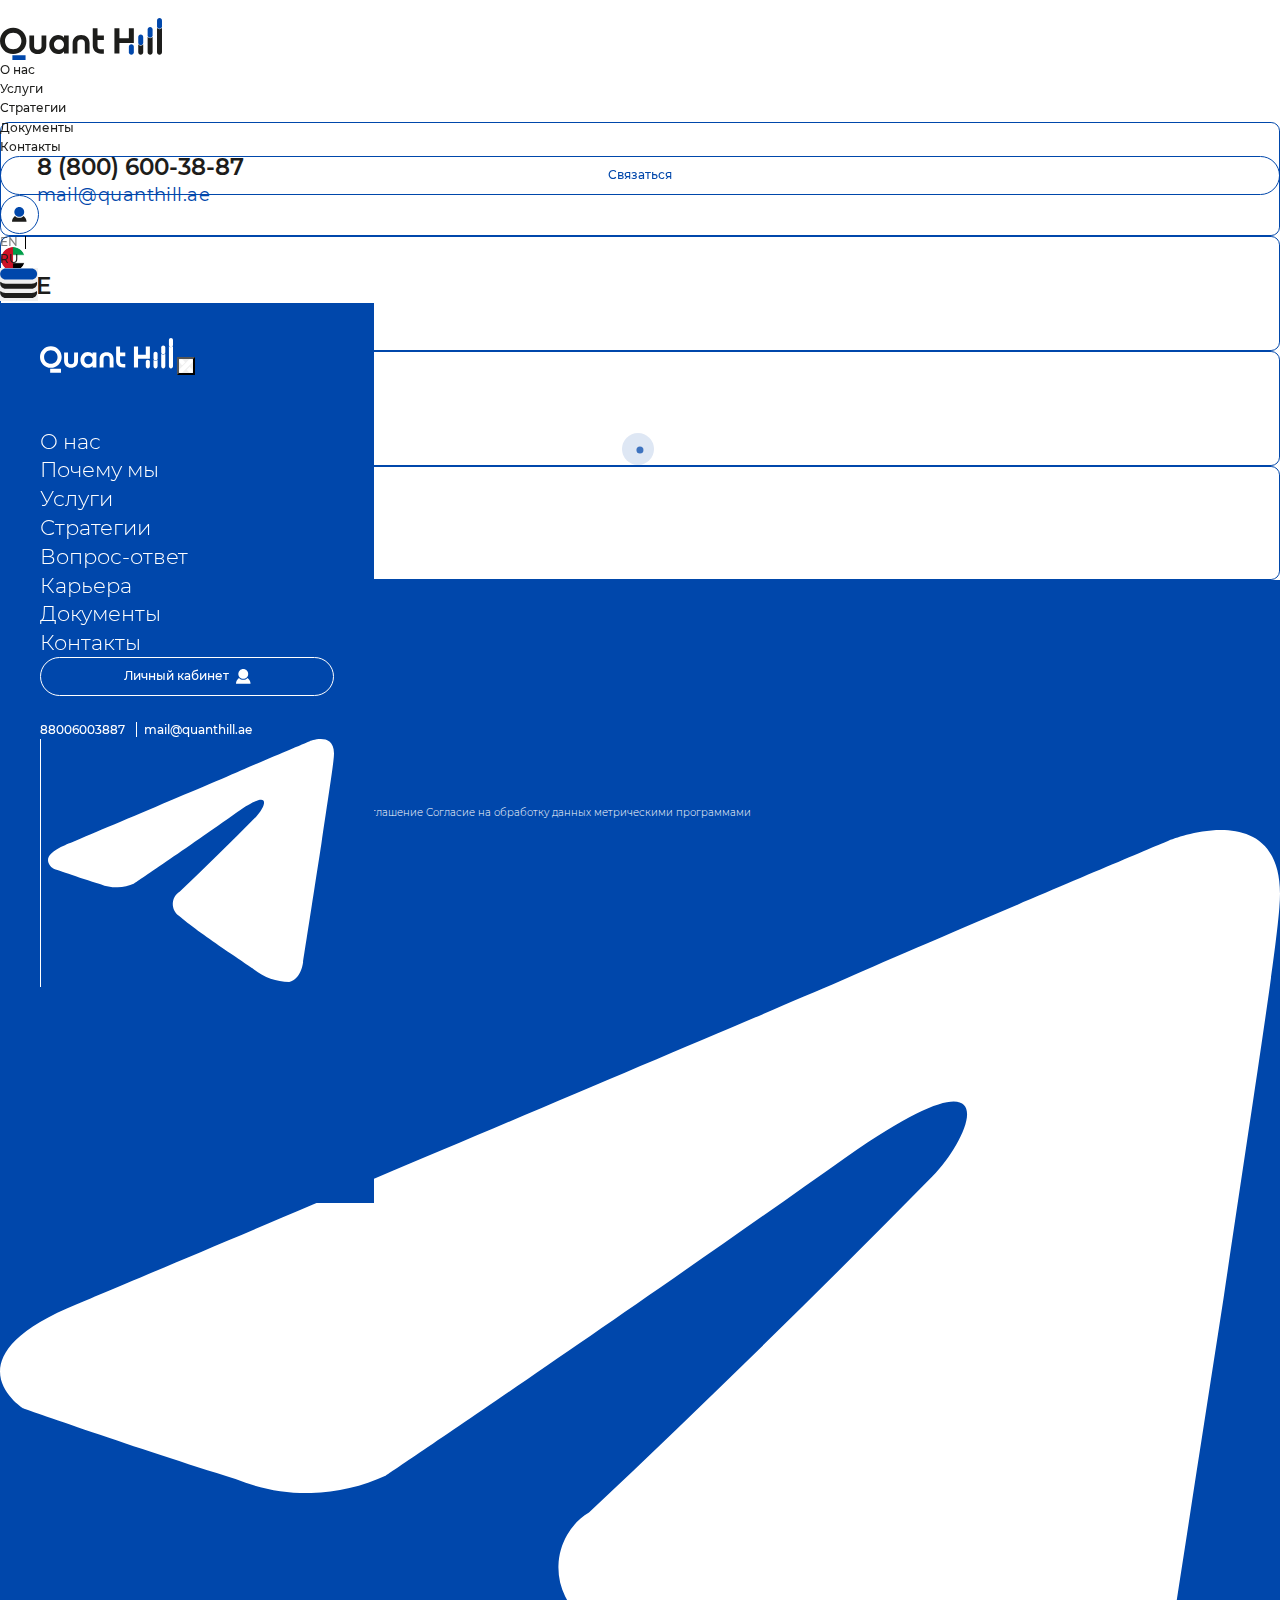
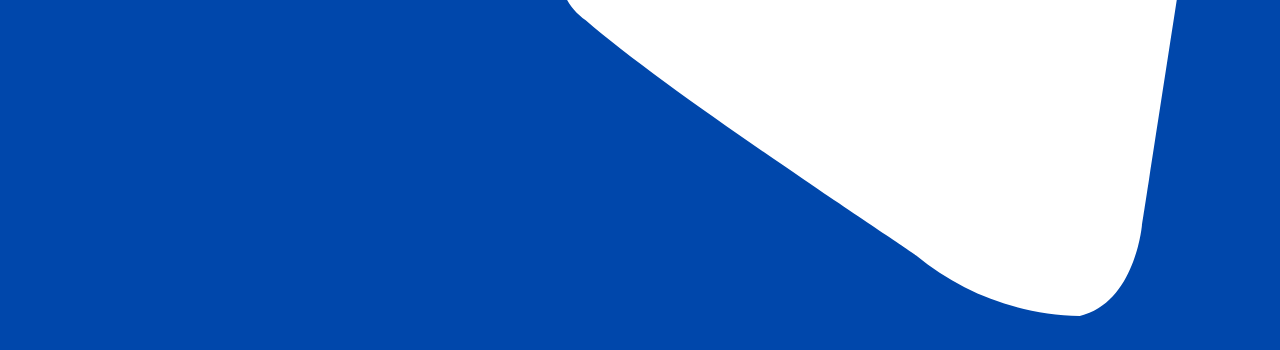
<file: get.html>
<!DOCTYPE html>
<html lang="ru">

<head>
	<meta charset="UTF-8">
	<meta name="viewport" content="width=device-width, initial-scale=1.0">
	<meta name="format-detection" content="telephone=no">
	<title>Document</title>
	<link href="https://cdn.jsdelivr.net/npm/bootstrap@5.3.0/dist/css/bootstrap.min.css" rel="stylesheet"
		integrity="sha384-9ndCyUaIbzAi2FUVXJi0CjmCapSmO7SnpJef0486qhLnuZ2cdeRhO02iuK6FUUVM" crossorigin="anonymous">
	<link rel="stylesheet" href="css/style.css">
</head>

<body>

	<div class="cursor-dot"></div>
	<div class="cursor-dot-outline"></div>

	<nav class="navbar" id="header">
		<div class="container">
			<div class="w-100 d-flex justify-content-between align-items-center">
				<div class="navbar__left">
					<a class="navbar-brand" href="#">
						<img src="img/header/logo.svg" alt="лого quanthill">
					</a>
				</div>
				<ul class="navbar-nav d-none d-lg-flex">
					<li class="nav-item">
						<a class="nav-link" href="#">О нас</a>
					</li>
					<li class="nav-item">
						<a class="nav-link" href="#">Услуги</a>
					</li>
					<li class="nav-item">
						<a class="nav-link" href="#">Стратегии</a>
					</li>
					<li class="nav-item">
						<a class="nav-link" href="#">Документы</a>
					</li>
					<li class="nav-item">
						<a class="nav-link" href="#">Контакты</a>
					</li>
				</ul>
				<div class="navbar__right d-flex align-items-center">
					<div class="navbar__links d-flex align-items-center">
						<a href="#" class="btn-1 navbar__btn">Связаться</a>
						<a href="#" class="navbar__lk d-none d-sm-flex">
							<svg width="23" height="23" viewBox="0 0 23 23" fill="none" xmlns="http://www.w3.org/2000/svg">
								<path
									d="M0 22.5033H22.1244C22.1244 18.852 20.3578 15.6141 17.6267 13.6014C15.988 15.368 13.6506 16.4801 11.0573 16.4801C8.46397 16.4801 6.13146 15.368 4.48787 13.6014C1.76661 15.6141 0 18.852 0 22.5033Z"
									fill="#1D1D1B" />
								<path
									d="M11.062 14.9989C15.2038 14.9989 18.5614 11.6413 18.5614 7.49947C18.5614 3.35763 15.2038 0 11.062 0C6.92013 0 3.5625 3.35763 3.5625 7.49947C3.5625 11.6413 6.92013 14.9989 11.062 14.9989Z"
									fill="#0047AB" />
							</svg>
						</a>
					</div>
					<div class="navbar__lang d-none d-lg-flex align-items-center">
						<a href="#" class="active">EN</a>
						<a href="#">RU</a>
					</div>
					<button class="navbar-toggler" type="button" data-bs-toggle="offcanvas" data-bs-target="#offcanvasNavbar"
						aria-controls="offcanvasNavbar">
						<span class="navbar-toggler-icon">
							<svg width="38" height="30" viewBox="0 0 38 30" fill="none" xmlns="http://www.w3.org/2000/svg">
								<path
									d="M31.6165 24.8976H5.63251C3.62209 24.8976 1.77691 24.1677 0.344832 22.9698C0.220902 23.4379 0.124512 23.9199 0.124512 24.4156C0.124512 27.4588 2.58934 29.9236 5.63251 29.9236H31.6165C34.6597 29.9236 37.1245 27.4588 37.1245 24.4156C37.1245 23.9061 37.0281 23.4242 36.9042 22.9698C35.4721 24.1677 33.6269 24.8976 31.6165 24.8976Z"
									fill="#1D1D1B" />
								<path
									d="M5.63251 20.7666H31.6165C34.6597 20.7666 37.1245 18.3017 37.1245 15.2586C37.1245 14.7491 37.0281 14.2671 36.9042 13.8127C35.4721 15.0107 33.6269 15.7405 31.6165 15.7405H5.63251C3.62209 15.7405 1.77691 15.0107 0.344832 13.8127C0.220902 14.2809 0.124512 14.7628 0.124512 15.2586C0.124512 18.3017 2.58934 20.7666 5.63251 20.7666Z"
									fill="#1D1D1B" />
								<path
									d="M5.63251 11.5957H31.6165C34.6597 11.5957 37.1245 9.1309 37.1245 6.08773C37.1245 3.04456 34.6597 0.579727 31.6165 0.579727H5.63251C2.58934 0.579727 0.124512 3.04456 0.124512 6.08773C0.124512 9.1309 2.58934 11.5957 5.63251 11.5957Z"
									fill="#0047AB" />
							</svg>
						</span>
					</button>
					<div class="offcanvas offcanvas-end" tabindex="-1" id="offcanvasNavbar"
						aria-labelledby="offcanvasNavbarLabel">
						<div class="offcanvas-header d-flex justify-content-sm-end justify-content-between">
							<a href="#" class="offcanvas__logo d-sm-none">
								<img src="img/header/logo-light.svg" alt="logo">
							</a>
							<button type="button" class="btn-close" data-bs-dismiss="offcanvas" aria-label="Закрыть">
								<svg width="26" height="26" viewBox="0 0 26 26" fill="none" xmlns="http://www.w3.org/2000/svg">
									<path
										d="M20.08 14.42L14.42 20.08L19.18 24.84C20.74 26.4 23.27 26.4 24.84 24.84C26.4 23.28 26.4 20.75 24.84 19.18L20.08 14.42Z"
										fill="white" />
									<path
										d="M5.93 11.59L11.59 5.93L6.83 1.17C5.27 -0.39 2.73 -0.39 1.17 1.17C-0.39 2.73 -0.39 5.27 1.17 6.83L5.93 11.59Z"
										fill="white" />
									<path
										d="M24.84 1.17C23.28 -0.39 20.75 -0.39 19.18 1.17L1.17 19.18C-0.39 20.74 -0.39 23.27 1.17 24.84C2.73 26.4 5.26 26.4 6.83 24.84L24.84 6.83C26.4 5.27 26.4 2.74 24.84 1.17Z"
										fill="white" />
								</svg>
							</button>
						</div>
						<div class="offcanvas-body d-flex flex-column justify-content-between align-items-start main-navigation">
							<ul class="navbar-nav">
								<li class="nav-item">
									<a class="nav-link" href="#">О нас</a>
								</li>
								<li class="nav-item">
									<a class="nav-link" href="#">Почему мы</a>
								</li>
								<li class="nav-item">
									<a class="nav-link" href="#">Услуги</a>
								</li>
								<li class="nav-item">
									<a class="nav-link" href="#">Стратегии</a>
								</li>
								<li class="nav-item">
									<a class="nav-link" href="#">Вопрос-ответ</a>
								</li>
								<li class="nav-item">
									<a class="nav-link" href="#">Карьера</a>
								</li>
								<li class="nav-item">
									<a class="nav-link" href="#">Документы</a>
								</li>
								<li class="nav-item">
									<a class="nav-link" href="#">Контакты</a>
								</li>
							</ul>
							<div class="offcanvas__group d-flex flex-column align-items-start">
								<a href="#" class="btn-1 navbar__btn">
									<span>Личный кабинет</span>
									<svg width="23" height="23" viewBox="0 0 23 23" fill="none" xmlns="http://www.w3.org/2000/svg">
										<path
											d="M0 22.5033H22.1244C22.1244 18.852 20.3578 15.614 17.6267 13.6014C15.988 15.368 13.6506 16.4801 11.0573 16.4801C8.46397 16.4801 6.13146 15.368 4.48787 13.6014C1.76661 15.614 0 18.852 0 22.5033Z"
											fill="white" />
										<path
											d="M11.0622 14.9989C15.2041 14.9989 18.5617 11.6413 18.5617 7.49947C18.5617 3.35763 15.2041 0 11.0622 0C6.92037 0 3.56274 3.35763 3.56274 7.49947C3.56274 11.6413 6.92037 14.9989 11.0622 14.9989Z"
											fill="white" />
									</svg>
								</a>
								<div class="navbar__contacts d-flex align-items-sm-center flex-column flex-sm-row align-items-start">
									<a href="tel:88006003887" class="navbar__phone">88006003887</a>
									<a href="mailto:mail@quanthill.ae" class="navbar__mail">mail@quanthill.ae</a>
									<a href="#" target="_blank" rel="nofollow" class="navbar__social">
										<img src="img/header/tg.svg" alt="телеграм">
									</a>
								</div>
							</div>
						</div>
					</div>
				</div>
			</div>
		</div>
	</nav>

	<main class="get-page">

		<section class="get section-first">
			<div class="container">
				<div class="row g-lg-5 g-sm-4 g-2">
					<div class="col-lg col-sm-6 col-12">
						<div class="get__card">
							<div class="get__contacts text-center">
								<a href="tel:88006003887" class="get__phone d-block">8 (800) 600-38-87</a>
								<a href="mailto:mail@quanthill.ae" class="get__mail d-block mt-lg-1 mt-2">mail@quanthill.ae</a>
							</div>
						</div>
					</div>
					<div class="col-lg col-sm-6 col-12">
						<div class="get__card">
							<div class="get__country d-flex flex-column align-items-center text-center">
								<div class="get__icon d-flex align-items-center flex-column flex-sm-row">
									<div class="get__box box">
										<img src="img/get/icon-uae.png" alt="uae icon">
									</div>
									<span>UAE</span>
								</div>
								<div class="get__text text mt-sm-2">
									<p>DSO-THUB-G-D-FLEX-G008D,<br>
										THUB, Dubai Silicon Oasis,<br>
										Dubai, United Arab Emirates</p>
								</div>
							</div>
						</div>
					</div>
					<div class="col-lg col-sm-6 col-12">
						<div class="get__card">
							<div class="get__country d-flex flex-column align-items-center text-center">
								<div class="get__icon d-flex align-items-center flex-column flex-sm-row">
									<div class="get__box box">
										<img src="img/get/icon-slovakia.png" alt="uae icon">
									</div>
									<span>Slovakia</span>
								</div>
								<div class="get__text text mt-sm-2">
									<p>Nivy Tower<br>
										5 Mlynske nivy<br>
										Bratislava, Slovakia</p>
								</div>
							</div>
						</div>
					</div>
					<div class="col-lg col-sm-6 col-12">
						<div class="get__card">
							<div class="get__country d-flex flex-column align-items-center text-center">
								<div class="get__icon d-flex align-items-center flex-column flex-sm-row">
									<div class="get__box box">
										<img src="img/get/icon-azer.png" alt="uae icon">
									</div>
									<span>Azerbaijan</span>
								</div>
								<div class="get__text text mt-sm-2">
									<p>Azure Business Center<br>
										15 8 November Ave<br>
										Baku, Azerbaijan</p>
								</div>
							</div>
						</div>
					</div>
				</div>
			</div>
		</section>

		<!-- map -->
		<section class="map">
			<div id="map">

			</div>
		</section>

		<style>
			.i4ewOd-pzNkMb-haAclf {
				display: none !important;
			}
		</style>

	</main>

	<footer class="footer">
		<div class="footer-top">
			<div class="container">
				<div class="row">
					<div class="col-12 d-flex justify-content-between align-items-center flex-column flex-sm-row flex-wrap">
						<div class="footer-top__left">
							<a href="#" class="footer-top__logo">
								<img src="img/footer/logo.svg" alt="logo quanthill">
							</a>
						</div>
						<ul class="nav">
							<li class="nav-item">
								<a class="nav-link" href="#">О нас</a>
							</li>
							<li class="nav-item">
								<a class="nav-link" href="#">Почему мы</a>
							</li>
							<li class="nav-item">
								<a class="nav-link" href="#">Документы</a>
							</li>
							<li class="nav-item">
								<a class="nav-link" href="#">Карьера</a>
							</li>
							<li class="nav-item">
								<a class="nav-link" href="#">Вопрос-ответ</a>
							</li>
							<li class="nav-item">
								<a class="nav-link" href="#">Стратегии</a>
							</li>
							<li class="nav-item">
								<a class="nav-link" href="#">Правовая информация</a>
							</li>
						</ul>
						<div class="footer-top__right d-flex align-items-center">
							<div class="footer-top__group d-flex align-items-start">
								<a href="tel:88006003887" class="footer-top__phone">8 (800) 600-38-87</a>
								<a href="mailto:mail@quanthill.ae" class="footer-top__mail">mail@quanthill.ae</a>
							</div>
						</div>
					</div>
				</div>
				<div class="row footer-bottom">
					<div class="col-12 d-flex justify-content-between align-items-center flex-column flex-lg-row">
						<p class="footer-bottom__copyright">© 2014 - 2025 Quanthill - FZE. Все права защищены</p>
						<div class="footer-bottom__links d-flex align-items-center flex-column flex-lg-row">
							<a target="_blank" href="#">Положение об обработке персональных данных</a>
							<a target="_blank" href="#">Пользовательское соглашение</a>
							<a target="_blank" href="#">Согласие на обработку данных метрическими программами</a>
						</div>
						<div class="footer-bottom__right d-flex align-items-center">
							<p class="footer-bottom__legal d-lg-none">Telegram</p>
							<a href="https://t.me/quanthillpublic" target="_blank" rel="nofollow" class="footer-bottom__social">
								<img src="img/header/tg.svg" alt="telegram">
							</a>
						</div>
					</div>
				</div>
			</div>
		</div>
	</footer>

	<script src="https://cdn.jsdelivr.net/npm/bootstrap@5.3.0/dist/js/bootstrap.bundle.min.js"
		integrity="sha384-geWF76RCwLtnZ8qwWowPQNguL3RmwHVBC9FhGdlKrxdiJJigb/j/68SIy3Te4Bkz"
		crossorigin="anonymous"></script>
	<script src="js/jquery-3.7.1.min.js"></script>
	<script src="js/three.min.js"></script>
	<script src="js/vanta.net.min.js"></script>
	<script src="js/slick.min.js"></script>
	<script src="js/script.js"></script>
	<!-- <script>
		ymaps.ready(function () {
			var myMap = new ymaps.Map('map', {
				center: [43.149963190097246, 35.129946999999973],
				zoom: 3
			}, {
				searchControlProvider: 'yandex#search',
				preset: 'islands#icon',
				iconColor: '#0047ab'
			}),

				myPlacemark = new ymaps.Placemark([40.10879275334221, 49.610388624999985], {
					hintContent: 'Baku',
					balloonContent: '<strong>Baku</strong><br> Azure Business Center<br> 15 8 November Ave<br> Baku 1025<br> Azerbaijan'
				}),

				myPlacemark2 = new ymaps.Placemark([48.149963190097246, 17.129946999999973], {
					hintContent: 'Bratislava',
					balloonContent: '<strong>Bratislava</strong><br> Nivy Tower<br> 5 Mlynske nivy<br> Bratislava<br> Slovakia'
				}),

				myPlacemark3 = new ymaps.Placemark([25.127294557683594, 55.402333164062426], {
					hintContent: 'Dubai',
					balloonContent: '<strong>Dubai</strong><br> DSO-THUB-G-D-FLEX-G008D, THUB,<br> Dubai Silicon Oasis,<br> Dubai<br> United Arab Emirates',
				});

			myMap.controls.remove('geolocationControl'); // удаляем геолокацию
			//myMap.controls.remove('searchControl'); // удаляем поиск
			myMap.controls.remove('trafficControl'); // удаляем контроль трафика
			myMap.controls.remove('typeSelector'); // удаляем тип
			//myMap.controls.remove('fullscreenControl'); // удаляем кнопку перехода в полноэкранный режим
			//myMap.controls.remove('zoomControl'); // удаляем контрол зуммирования
			myMap.controls.remove('rulerControl'); // удаляем контрол правил
			myMap.behaviors.disable(['scrollZoom']); // отключаем скролл карты (опционально)

			myMap.geoObjects
				.add(myPlacemark)
				.add(myPlacemark2)
				.add(myPlacemark3);
		});
	</script> -->
</body>

</html>
</file>
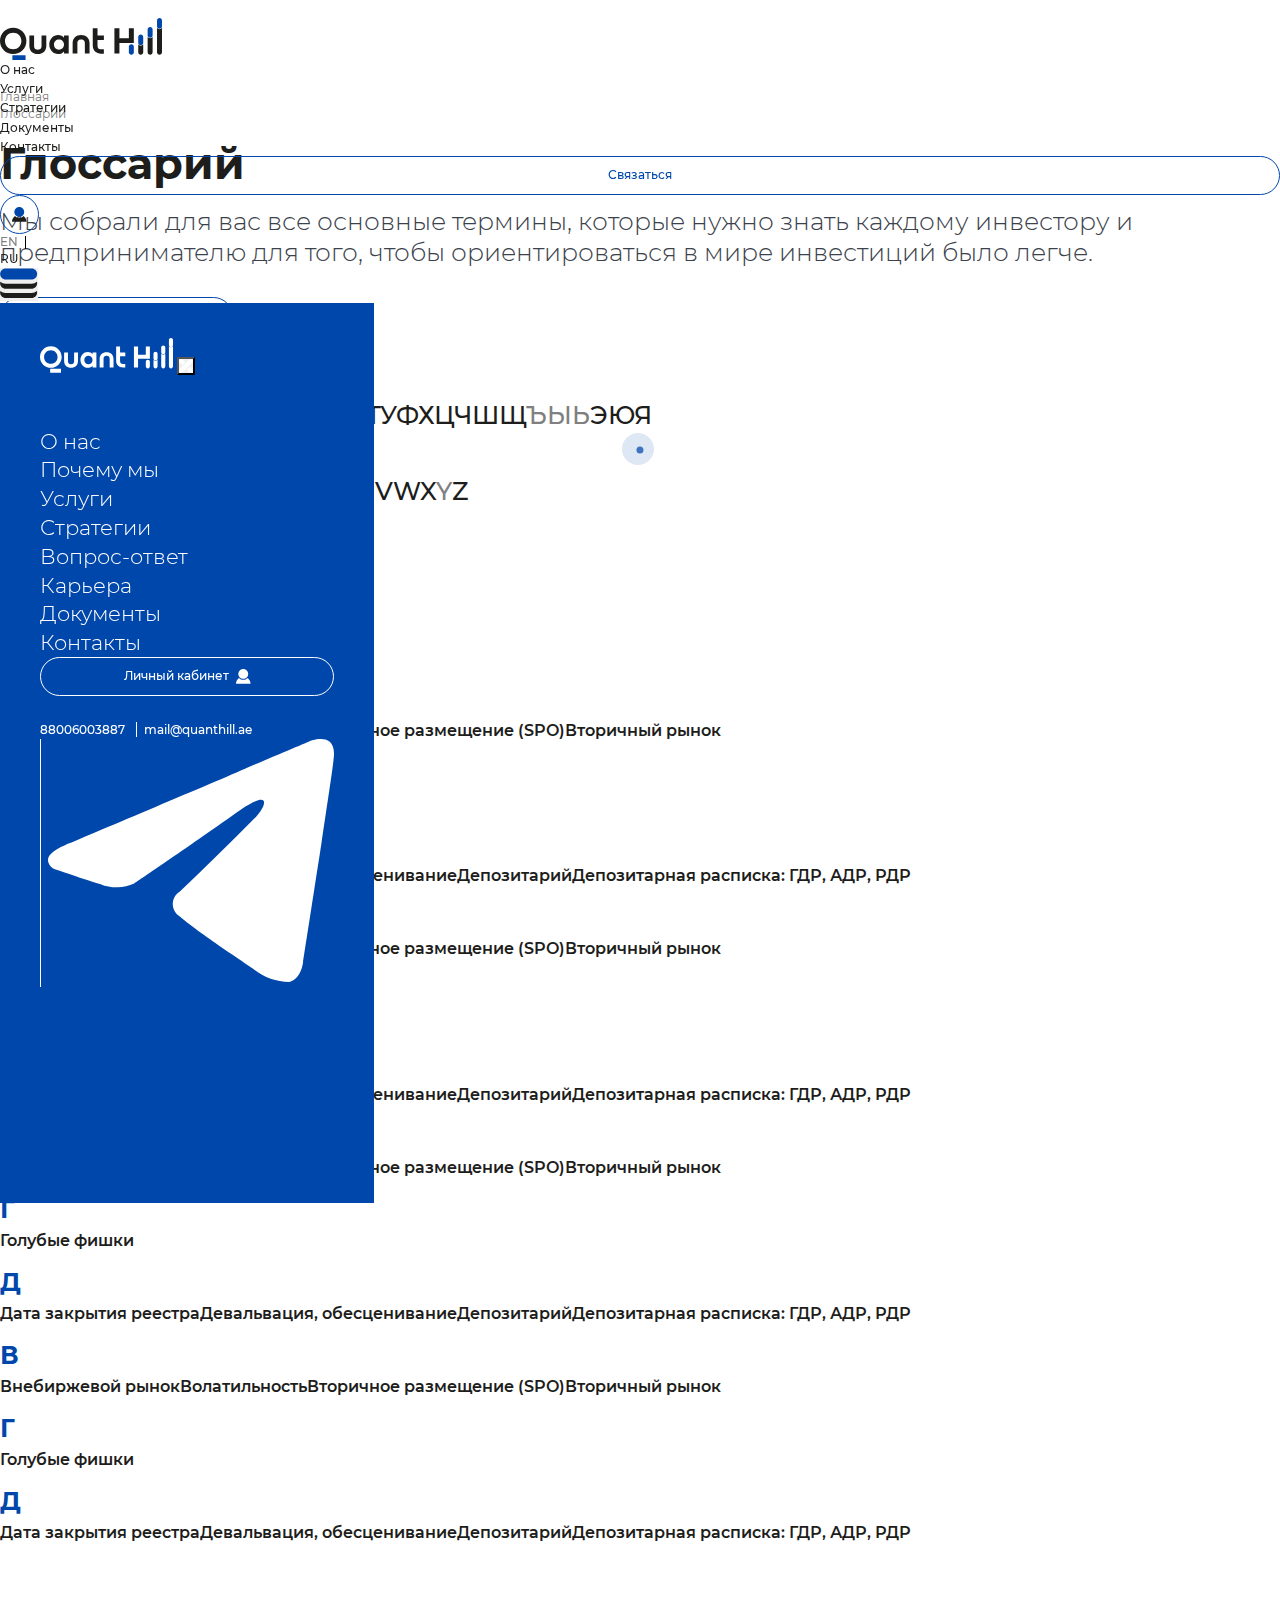
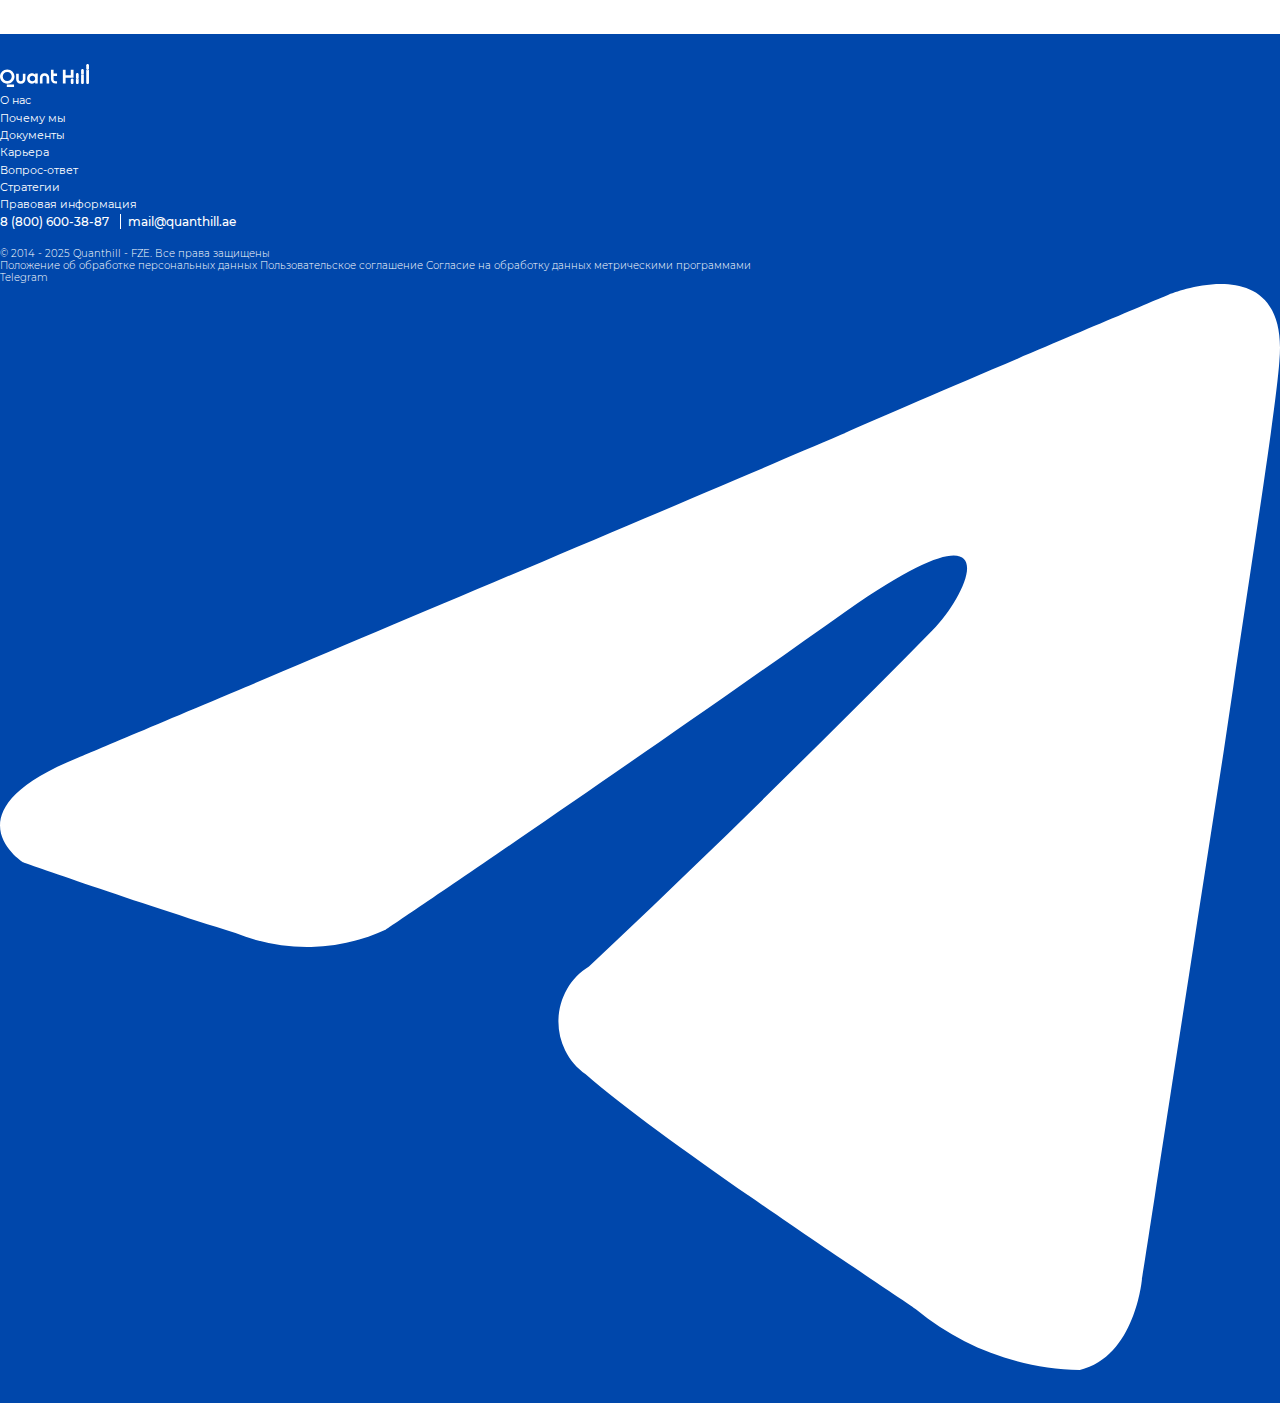
<file: glossary.html>
<!DOCTYPE html>
<html lang="ru">

<head>
	<meta charset="UTF-8">
	<meta name="viewport" content="width=device-width, initial-scale=1.0">
	<meta name="format-detection" content="telephone=no">
	<title>Document</title>
	<link href="https://cdn.jsdelivr.net/npm/bootstrap@5.3.0/dist/css/bootstrap.min.css" rel="stylesheet"
		integrity="sha384-9ndCyUaIbzAi2FUVXJi0CjmCapSmO7SnpJef0486qhLnuZ2cdeRhO02iuK6FUUVM" crossorigin="anonymous">
	<link rel="stylesheet" href="css/style.css">
</head>

<body>

	<div class="cursor-dot"></div>
	<div class="cursor-dot-outline"></div>

	<nav class="navbar" id="header">
		<div class="container">
			<div class="w-100 d-flex justify-content-between align-items-center">
				<div class="navbar__left">
					<a class="navbar-brand" href="#">
						<img src="img/header/logo.svg" alt="лого quanthill">
					</a>
				</div>
				<ul class="navbar-nav d-none d-lg-flex">
					<li class="nav-item">
						<a class="nav-link" href="#">О нас</a>
					</li>
					<li class="nav-item">
						<a class="nav-link" href="#">Услуги</a>
					</li>
					<li class="nav-item">
						<a class="nav-link" href="#">Стратегии</a>
					</li>
					<li class="nav-item">
						<a class="nav-link" href="#">Документы</a>
					</li>
					<li class="nav-item">
						<a class="nav-link" href="#">Контакты</a>
					</li>
				</ul>
				<div class="navbar__right d-flex align-items-center">
					<div class="navbar__links d-flex align-items-center">
						<a href="#" class="btn-1 navbar__btn">Связаться</a>
						<a href="#" class="navbar__lk d-none d-sm-flex">
							<svg width="23" height="23" viewBox="0 0 23 23" fill="none" xmlns="http://www.w3.org/2000/svg">
								<path
									d="M0 22.5033H22.1244C22.1244 18.852 20.3578 15.6141 17.6267 13.6014C15.988 15.368 13.6506 16.4801 11.0573 16.4801C8.46397 16.4801 6.13146 15.368 4.48787 13.6014C1.76661 15.6141 0 18.852 0 22.5033Z"
									fill="#1D1D1B" />
								<path
									d="M11.062 14.9989C15.2038 14.9989 18.5614 11.6413 18.5614 7.49947C18.5614 3.35763 15.2038 0 11.062 0C6.92013 0 3.5625 3.35763 3.5625 7.49947C3.5625 11.6413 6.92013 14.9989 11.062 14.9989Z"
									fill="#0047AB" />
							</svg>
						</a>
					</div>
					<div class="navbar__lang d-none d-lg-flex align-items-center">
						<a href="#" class="active">EN</a>
						<a href="#">RU</a>
					</div>
					<button class="navbar-toggler" type="button" data-bs-toggle="offcanvas" data-bs-target="#offcanvasNavbar"
						aria-controls="offcanvasNavbar">
						<span class="navbar-toggler-icon">
							<svg width="38" height="30" viewBox="0 0 38 30" fill="none" xmlns="http://www.w3.org/2000/svg">
								<path
									d="M31.6165 24.8976H5.63251C3.62209 24.8976 1.77691 24.1677 0.344832 22.9698C0.220902 23.4379 0.124512 23.9199 0.124512 24.4156C0.124512 27.4588 2.58934 29.9236 5.63251 29.9236H31.6165C34.6597 29.9236 37.1245 27.4588 37.1245 24.4156C37.1245 23.9061 37.0281 23.4242 36.9042 22.9698C35.4721 24.1677 33.6269 24.8976 31.6165 24.8976Z"
									fill="#1D1D1B" />
								<path
									d="M5.63251 20.7666H31.6165C34.6597 20.7666 37.1245 18.3017 37.1245 15.2586C37.1245 14.7491 37.0281 14.2671 36.9042 13.8127C35.4721 15.0107 33.6269 15.7405 31.6165 15.7405H5.63251C3.62209 15.7405 1.77691 15.0107 0.344832 13.8127C0.220902 14.2809 0.124512 14.7628 0.124512 15.2586C0.124512 18.3017 2.58934 20.7666 5.63251 20.7666Z"
									fill="#1D1D1B" />
								<path
									d="M5.63251 11.5957H31.6165C34.6597 11.5957 37.1245 9.1309 37.1245 6.08773C37.1245 3.04456 34.6597 0.579727 31.6165 0.579727H5.63251C2.58934 0.579727 0.124512 3.04456 0.124512 6.08773C0.124512 9.1309 2.58934 11.5957 5.63251 11.5957Z"
									fill="#0047AB" />
							</svg>
						</span>
					</button>
					<div class="offcanvas offcanvas-end" tabindex="-1" id="offcanvasNavbar"
						aria-labelledby="offcanvasNavbarLabel">
						<div class="offcanvas-header d-flex justify-content-sm-end justify-content-between">
							<a href="#" class="offcanvas__logo d-sm-none">
								<img src="img/header/logo-light.svg" alt="logo">
							</a>
							<button type="button" class="btn-close" data-bs-dismiss="offcanvas" aria-label="Закрыть">
								<svg width="26" height="26" viewBox="0 0 26 26" fill="none" xmlns="http://www.w3.org/2000/svg">
									<path
										d="M20.08 14.42L14.42 20.08L19.18 24.84C20.74 26.4 23.27 26.4 24.84 24.84C26.4 23.28 26.4 20.75 24.84 19.18L20.08 14.42Z"
										fill="white" />
									<path
										d="M5.93 11.59L11.59 5.93L6.83 1.17C5.27 -0.39 2.73 -0.39 1.17 1.17C-0.39 2.73 -0.39 5.27 1.17 6.83L5.93 11.59Z"
										fill="white" />
									<path
										d="M24.84 1.17C23.28 -0.39 20.75 -0.39 19.18 1.17L1.17 19.18C-0.39 20.74 -0.39 23.27 1.17 24.84C2.73 26.4 5.26 26.4 6.83 24.84L24.84 6.83C26.4 5.27 26.4 2.74 24.84 1.17Z"
										fill="white" />
								</svg>
							</button>
						</div>
						<div class="offcanvas-body d-flex flex-column justify-content-between align-items-start main-navigation">
							<ul class="navbar-nav">
								<li class="nav-item">
									<a class="nav-link" href="#">О нас</a>
								</li>
								<li class="nav-item">
									<a class="nav-link" href="#">Почему мы</a>
								</li>
								<li class="nav-item">
									<a class="nav-link" href="#">Услуги</a>
								</li>
								<li class="nav-item">
									<a class="nav-link" href="#">Стратегии</a>
								</li>
								<li class="nav-item">
									<a class="nav-link" href="#">Вопрос-ответ</a>
								</li>
								<li class="nav-item">
									<a class="nav-link" href="#">Карьера</a>
								</li>
								<li class="nav-item">
									<a class="nav-link" href="#">Документы</a>
								</li>
								<li class="nav-item">
									<a class="nav-link" href="#">Контакты</a>
								</li>
							</ul>
							<div class="offcanvas__group d-flex flex-column align-items-start">
								<a href="#" class="btn-1 navbar__btn">
									<span>Личный кабинет</span>
									<svg width="23" height="23" viewBox="0 0 23 23" fill="none" xmlns="http://www.w3.org/2000/svg">
										<path
											d="M0 22.5033H22.1244C22.1244 18.852 20.3578 15.614 17.6267 13.6014C15.988 15.368 13.6506 16.4801 11.0573 16.4801C8.46397 16.4801 6.13146 15.368 4.48787 13.6014C1.76661 15.614 0 18.852 0 22.5033Z"
											fill="white" />
										<path
											d="M11.0622 14.9989C15.2041 14.9989 18.5617 11.6413 18.5617 7.49947C18.5617 3.35763 15.2041 0 11.0622 0C6.92037 0 3.56274 3.35763 3.56274 7.49947C3.56274 11.6413 6.92037 14.9989 11.0622 14.9989Z"
											fill="white" />
									</svg>
								</a>
								<div class="navbar__contacts d-flex align-items-sm-center flex-column flex-sm-row align-items-start">
									<a href="tel:88006003887" class="navbar__phone">88006003887</a>
									<a href="mailto:mail@quanthill.ae" class="navbar__mail">mail@quanthill.ae</a>
									<a href="#" target="_blank" rel="nofollow" class="navbar__social">
										<img src="img/header/tg.svg" alt="телеграм">
									</a>
								</div>
							</div>
						</div>
					</div>
				</div>
			</div>
		</div>
	</nav>

	<main class="glossary-page">

		<div class="breadcrumbs">
			<div class="container">
				<nav aria-label="breadcrumb" style="--bs-breadcrumb-divider: '-';">
					<ol class="breadcrumb">
						<li class="breadcrumb-item"><a href="#">Главная</a></li>
						<li class="breadcrumb-item active" aria-current="page">Глоссарий</li>
					</ol>
				</nav>
			</div>
		</div>

		<section class="glossary">
			<div class="container">
				<div class="row">
					<div class="col-12">
						<h1 class="title-page">Глоссарий</h1>
						<div class="glossary__sub sub">
							<p>Мы собрали для вас все основные термины, которые нужно знать каждому инвестору и предпринимателю для
								того, чтобы ориентироваться в мире инвестиций было легче.</p>
						</div>
					</div>
				</div>
				<div class="row">
					<div class="col-12">
						<div class="glossary__search">
							<input type="search" name="search" id="" placeholder="Поиск">
						</div>
						<div class="glossary__abc d-flex flex-column">
							<div class="glossary__stroke d-flex flex-column flex-lg-row">
								<p>Русский</p>
								<div class="glossary__letters d-flex flex-wrap">
									<a href="#letter_a">а</a><a href="#letter_b">б</a><a href="">в</a><a href="">г</a><a href="">д</a><a
										href="">е</a><a href="" class="hide">ё</a><a href="">ж</a><a href="">з</a><a href="">и</a><a href=""
										class="hide">й</a><a href="">к</a><a href="">л</a><a href="">м</a><a href="">н</a><a href="">о</a><a
										href="">п</a><a href="">р</a><a href="">с</a><a href="">т</a><a href="">у</a><a href="">ф</a><a
										href="">х</a><a href="">ц</a><a href="">ч</a><a href="">ш</a><a href="">щ</a><a href=""
										class="hide">ъ</a><a href="" class="hide">ы</a><a href="" class="hide">ь</a><a href="">э</a><a
										href="">ю</a><a href="">я</a>
								</div>
							</div>
							<div class="glossary__stroke d-flex flex-column flex-lg-row">
								<p>English</p>
								<div class="glossary__letters d-flex flex-wrap">
									<a href="">a</a><a href="">b</a><a href="">c</a><a href="">d</a><a href="">e</a><a href="">f</a><a
										href="">g</a><a href="">h</a><a href="">i</a><a href="">j</a><a href="">k</a><a href="">l</a><a
										href="">m</a><a href="">n</a><a href="">o</a><a href="">p</a><a href="" class="hide">q</a><a
										href="">r</a><a href="">s</a><a href="">t</a><a href="">u</a><a href="">v</a><a href="">w</a><a
										href="">x</a><a href="" class="hide">y</a><a href="">z</a>
								</div>
							</div>
						</div>
						<div class="glossary__list">
							<div class="glossary__group" id="letter_a">
								<p>A</p>
								<div class="glossary__terms d-flex flex-column"><a href="">Андеррайтер</a></div>
							</div>
							<div class="glossary__group" id="letter_b">
								<p>Б</p>
								<div class="glossary__terms d-flex flex-column"><a href="">Биржевой инвестиционный фонд</a><a
										href="">Брокер</a></div>
							</div>
							<div class="glossary__group">
								<p>В</p>
								<div class="glossary__terms d-flex flex-column"><a href="">Внебиржевой рынок</a><a
										href="">Волатильность</a><a href="">Вторичное размещение (SPO)</a><a href="">Вторичный рынок</a>
								</div>
							</div>
							<div class="glossary__group">
								<p>г</p>
								<div class="glossary__terms d-flex flex-column"><a href="">Голубые фишки</a></div>
							</div>
							<div class="glossary__group">
								<p>д</p>
								<div class="glossary__terms d-flex flex-column"><a href="">Дата закрытия реестра</a><a
										href="">Девальвация,
										обесценивание</a><a href="">Депозитарий</a><a href="">Депозитарная расписка: ГДР, АДР, РДР</a></div>
							</div>
							<div class="glossary__group">
								<p>В</p>
								<div class="glossary__terms d-flex flex-column"><a href="">Внебиржевой рынок</a><a
										href="">Волатильность</a><a href="">Вторичное размещение (SPO)</a><a href="">Вторичный рынок</a>
								</div>
							</div>
							<div class="glossary__group">
								<p>г</p>
								<div class="glossary__terms d-flex flex-column"><a href="">Голубые фишки</a></div>
							</div>
							<div class="glossary__group">
								<p>д</p>
								<div class="glossary__terms d-flex flex-column"><a href="">Дата закрытия реестра</a><a
										href="">Девальвация,
										обесценивание</a><a href="">Депозитарий</a><a href="">Депозитарная расписка: ГДР, АДР, РДР</a></div>
							</div>
							<div class="glossary__group">
								<p>В</p>
								<div class="glossary__terms d-flex flex-column"><a href="">Внебиржевой рынок</a><a
										href="">Волатильность</a><a href="">Вторичное размещение (SPO)</a><a href="">Вторичный рынок</a>
								</div>
							</div>
							<div class="glossary__group">
								<p>г</p>
								<div class="glossary__terms d-flex flex-column"><a href="">Голубые фишки</a></div>
							</div>
							<div class="glossary__group">
								<p>д</p>
								<div class="glossary__terms d-flex flex-column"><a href="">Дата закрытия реестра</a><a
										href="">Девальвация,
										обесценивание</a><a href="">Депозитарий</a><a href="">Депозитарная расписка: ГДР, АДР, РДР</a></div>
							</div>
							<div class="glossary__group">
								<p>В</p>
								<div class="glossary__terms d-flex flex-column"><a href="">Внебиржевой рынок</a><a
										href="">Волатильность</a><a href="">Вторичное размещение (SPO)</a><a href="">Вторичный рынок</a>
								</div>
							</div>
							<div class="glossary__group">
								<p>г</p>
								<div class="glossary__terms d-flex flex-column"><a href="">Голубые фишки</a></div>
							</div>
							<div class="glossary__group">
								<p>д</p>
								<div class="glossary__terms d-flex flex-column"><a href="">Дата закрытия реестра</a><a
										href="">Девальвация,
										обесценивание</a><a href="">Депозитарий</a><a href="">Депозитарная расписка: ГДР, АДР, РДР</a></div>
							</div>
						</div>
					</div>
				</div>
			</div>
		</section>

	</main>

	<footer class="footer">
		<div class="footer-top">
			<div class="container">
				<div class="row">
					<div class="col-12 d-flex justify-content-between align-items-center flex-column flex-sm-row flex-wrap">
						<div class="footer-top__left">
							<a href="#" class="footer-top__logo">
								<img src="img/footer/logo.svg" alt="logo quanthill">
							</a>
						</div>
						<ul class="nav">
							<li class="nav-item">
								<a class="nav-link" href="#">О нас</a>
							</li>
							<li class="nav-item">
								<a class="nav-link" href="#">Почему мы</a>
							</li>
							<li class="nav-item">
								<a class="nav-link" href="#">Документы</a>
							</li>
							<li class="nav-item">
								<a class="nav-link" href="#">Карьера</a>
							</li>
							<li class="nav-item">
								<a class="nav-link" href="#">Вопрос-ответ</a>
							</li>
							<li class="nav-item">
								<a class="nav-link" href="#">Стратегии</a>
							</li>
							<li class="nav-item">
								<a class="nav-link" href="#">Правовая информация</a>
							</li>
						</ul>
						<div class="footer-top__right d-flex align-items-center">
							<div class="footer-top__group d-flex align-items-start">
								<a href="tel:88006003887" class="footer-top__phone">8 (800) 600-38-87</a>
								<a href="mailto:mail@quanthill.ae" class="footer-top__mail">mail@quanthill.ae</a>
							</div>
						</div>
					</div>
				</div>
				<div class="row footer-bottom">
					<div class="col-12 d-flex justify-content-between align-items-center flex-column flex-lg-row">
						<p class="footer-bottom__copyright">© 2014 - 2025 Quanthill - FZE. Все права защищены</p>
						<div class="footer-bottom__links d-flex align-items-center flex-column flex-lg-row">
							<a target="_blank" href="#">Положение об обработке персональных данных</a>
							<a target="_blank" href="#">Пользовательское соглашение</a>
							<a target="_blank" href="#">Согласие на обработку данных метрическими программами</a>
						</div>
						<div class="footer-bottom__right d-flex align-items-center">
							<p class="footer-bottom__legal d-lg-none">Telegram</p>
							<a href="https://t.me/quanthillpublic" target="_blank" rel="nofollow" class="footer-bottom__social">
								<img src="img/header/tg.svg" alt="telegram">
							</a>
						</div>
					</div>
				</div>
			</div>
		</div>
	</footer>

	<script src="https://cdn.jsdelivr.net/npm/bootstrap@5.3.0/dist/js/bootstrap.bundle.min.js"
		integrity="sha384-geWF76RCwLtnZ8qwWowPQNguL3RmwHVBC9FhGdlKrxdiJJigb/j/68SIy3Te4Bkz"
		crossorigin="anonymous"></script>
	<script src="js/jquery-3.7.1.min.js"></script>
	<script src="js/three.min.js"></script>
	<script src="js/vanta.net.min.js"></script>
	<script src="js/slick.min.js"></script>
	<script src="js/select2.min.js"></script>
	<script src="js/phone-masks.js"></script>
	<script src="js/mask.js"></script>
	<script src="js/script.js"></script>
</body>

</html>
</file>
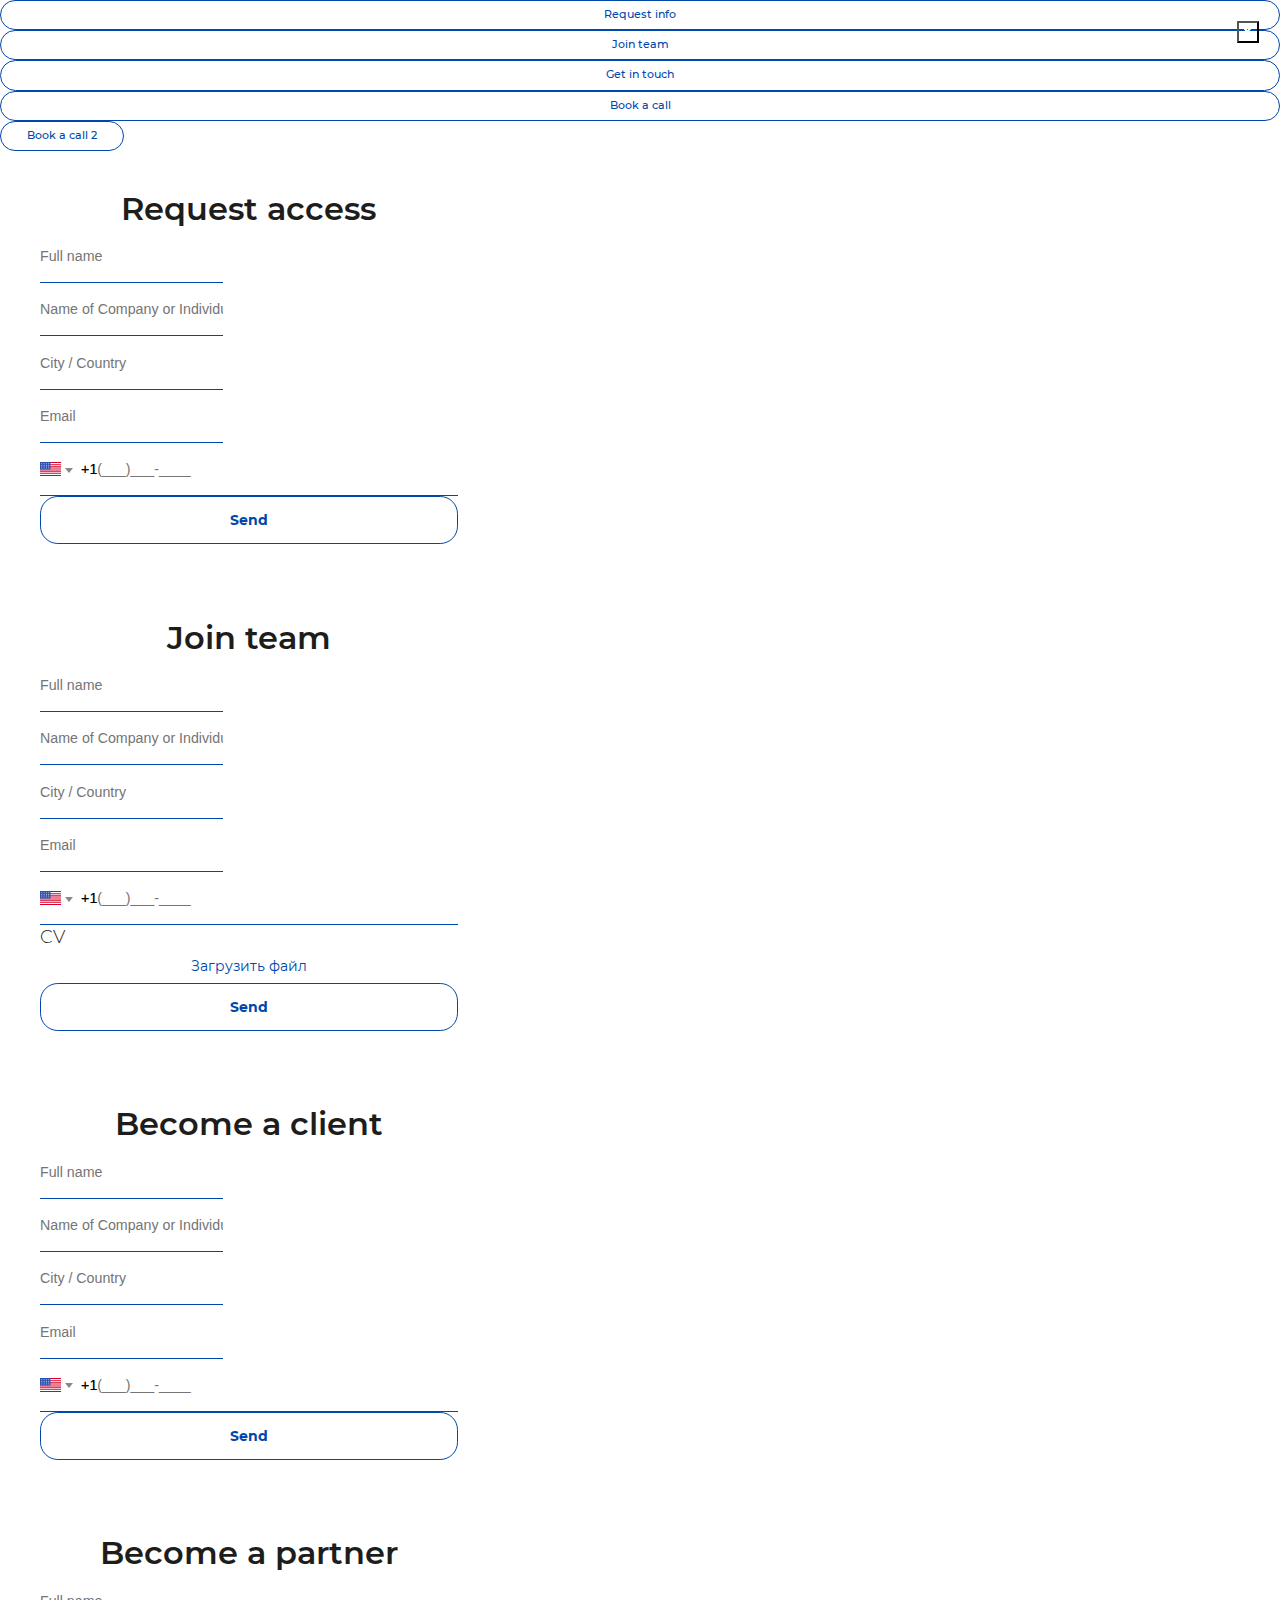
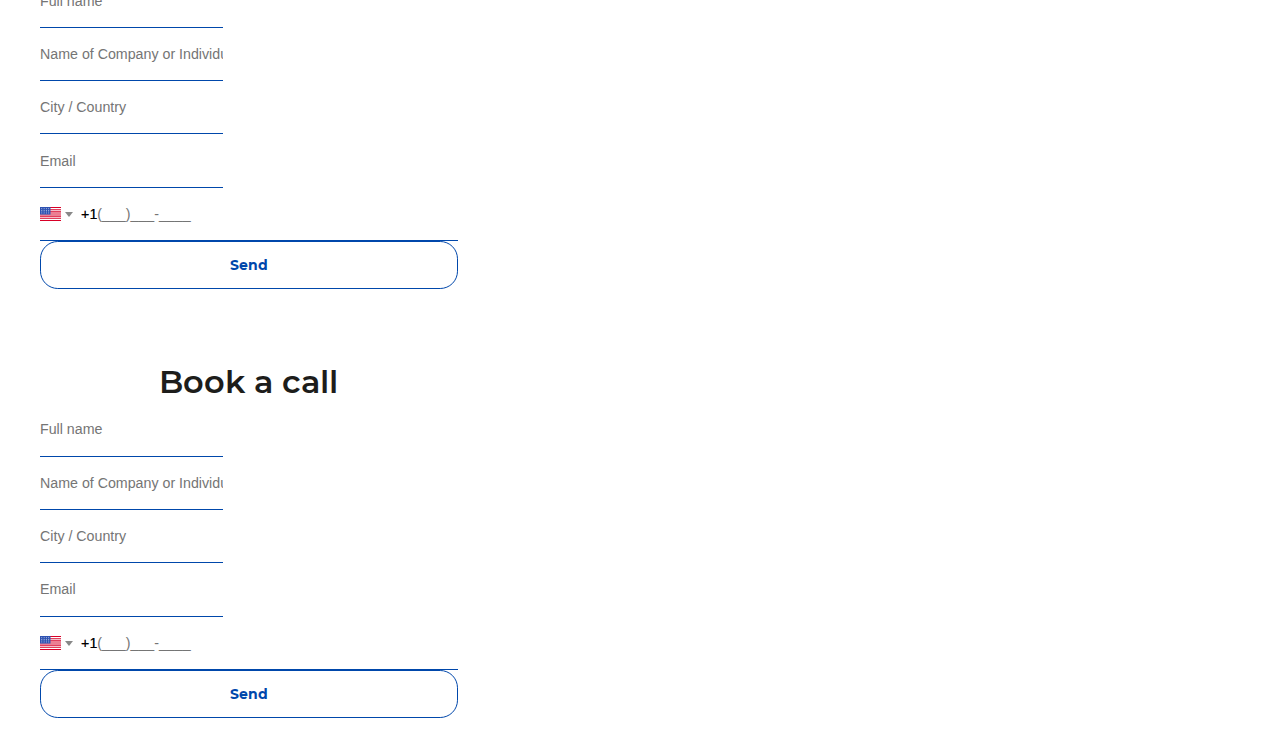
<file: modals.html>
<!DOCTYPE html>
<html lang="ru">

<head>
	<meta charset="UTF-8">
	<meta name="viewport" content="width=device-width, initial-scale=1.0">
	<meta name="format-detection" content="telephone=no">
	<title>Document</title>
	<link href="https://cdn.jsdelivr.net/npm/bootstrap@5.3.0/dist/css/bootstrap.min.css" rel="stylesheet"
		integrity="sha384-9ndCyUaIbzAi2FUVXJi0CjmCapSmO7SnpJef0486qhLnuZ2cdeRhO02iuK6FUUVM" crossorigin="anonymous">
	<link rel="stylesheet" href="css/style.css">
</head>

<body>

	<main>

		<div class="d-flex flex-column align-items-start">
			<a href="#" class="products__btn item-btn btn-1 mt-3" data-bs-toggle="modal"
				data-bs-target="#modal-request">Request
				info</a>
			<a href="#" class="products__btn item-btn btn-1 mt-3" data-bs-toggle="modal"
				data-bs-target="#modal-join-team">Join
				team</a>
			<a href="#" class="products__btn item-btn btn-1 mt-3" data-bs-toggle="modal"
				data-bs-target="#modal-become-client">Get in touch</a>
			<a href="#" class="products__btn item-btn btn-1 mt-3" data-bs-toggle="modal"
				data-bs-target="#modal-become-partner">Book a call</a>
			<button class="btn-1 products__btn item-btn mt-3" data-bs-toggle="modal" data-bs-target="#modal-book-a-call">Book
				a
				call 2</button>
		</div>

		<!-- Модальное окно (request) -->
		<div class="modal fade" id="modal-request" tabindex="-1" aria-labelledby="exampleModalLabel" aria-hidden="true">
			<button type="button" class="btn-close" data-bs-dismiss="modal" aria-label="Закрыть"></button>
			<div class="modal-dialog modal-dialog-centered">
				<div class="modal-content">
					<div class="modal-body">
						<p class="modal__title mb-lg-4">Request access</p>
						<div class="modal__form">
							<div class="mb-lg-4">
								<input type="text" class="form-control modal__input" id="" aria-describedby="" placeholder="Full name">
							</div>
							<div class="mb-lg-4">
								<input type="text" class="form-control modal__input" id="" aria-describedby=""
									placeholder="Name of Company or Individual Represented" name="company">
							</div>
							<div class="mb-lg-4">
								<input type="text" class="form-control modal__input" id="" aria-describedby=""
									placeholder="City / Country" name="city">
							</div>
							<div class="mb-lg-4">
								<input type="email" class="form-control modal__input" id="" aria-describedby="" placeholder="Email"
									name="email">
							</div>
							<div class="mb-lg-4">
								<div class="phone-input">
									<select class="phone-input__country"></select>
									<div class="phone-input__phone">
										<input class="phone-input__phone-placeholder" placeholder="123" />
										<input class="phone-input__phone-number" />
									</div>
								</div>
							</div>
							<button class="btn-1 modal__send">Send</button>
						</div>
					</div>
				</div>
			</div>
		</div>

		<!-- Модальное окно (Join team) -->
		<div class="modal fade" id="modal-join-team" tabindex="-1" aria-labelledby="exampleModalLabel" aria-hidden="true">
			<button type="button" class="btn-close" data-bs-dismiss="modal" aria-label="Закрыть"></button>
			<div class="modal-dialog modal-dialog-centered">
				<div class="modal-content">
					<div class="modal-body">
						<p class="modal__title mb-lg-4">Join team</p>
						<div class="modal__form">
							<div class="mb-lg-4">
								<input type="text" class="form-control modal__input" id="" aria-describedby="" placeholder="Full name">
							</div>
							<div class="mb-lg-4">
								<input type="text" class="form-control modal__input" id="" aria-describedby=""
									placeholder="Name of Company or Individual Represented" name="company">
							</div>
							<div class="mb-lg-4">
								<input type="text" class="form-control modal__input" id="" aria-describedby=""
									placeholder="City / Country" name="city">
							</div>
							<div class="mb-lg-4">
								<input type="email" class="form-control modal__input" id="" aria-describedby="" placeholder="Email"
									name="email">
							</div>
							<div class="mb-lg-4">
								<div class="phone-input">
									<select class="phone-input__country"></select>
									<div class="phone-input__phone">
										<input class="phone-input__phone-placeholder" placeholder="123" />
										<input class="phone-input__phone-number" />
									</div>
								</div>
							</div>
							<div class="mb-lg-4 d-flex flex-column align-items-start">
								<label for="" class="modal__label">CV</label>
								<div class="upload-file__wrapper">
									<input type="file" name="files[]" id="upload-file__input_1" class="upload-file__input"
										accept=".jpg, .jpeg, .png, .gif, .bmp, .doc, .docx, .xls, .xlsx, .txt, .tar, .zip, .7z, .7zip"
										multiple>
									<label class="upload-file__label" for="upload-file__input_1">
										<span class="upload-file__text text-truncate">Загрузить файл</span>
									</label>
								</div>
							</div>
							<button class="btn-1 modal__send">Send</button>
						</div>
					</div>
				</div>
			</div>
		</div>

		<!-- Модальное окно (Become a client) -->
		<div class="modal fade" id="modal-become-client" tabindex="-1" aria-labelledby="exampleModalLabel"
			aria-hidden="true">
			<button type="button" class="btn-close" data-bs-dismiss="modal" aria-label="Закрыть"></button>
			<div class="modal-dialog modal-dialog-centered">
				<div class="modal-content">
					<div class="modal-body">
						<p class="modal__title mb-lg-4">Become a client</p>
						<div class="modal__form">
							<div class="mb-lg-4">
								<input type="text" class="form-control modal__input" id="" aria-describedby="" placeholder="Full name">
							</div>
							<div class="mb-lg-4">
								<input type="text" class="form-control modal__input" id="" aria-describedby=""
									placeholder="Name of Company or Individual Represented" name="company">
							</div>
							<div class="mb-lg-4">
								<input type="text" class="form-control modal__input" id="" aria-describedby=""
									placeholder="City / Country" name="city">
							</div>
							<div class="mb-lg-4">
								<input type="email" class="form-control modal__input" id="" aria-describedby="" placeholder="Email"
									name="email">
							</div>
							<div class="mb-lg-4">
								<div class="phone-input">
									<select class="phone-input__country"></select>
									<div class="phone-input__phone">
										<input class="phone-input__phone-placeholder" placeholder="123" />
										<input class="phone-input__phone-number" />
									</div>
								</div>
							</div>
							<button class="btn-1 modal__send">Send</button>
						</div>
					</div>
				</div>
			</div>
		</div>

		<!-- Модальное окно (Become a partner) -->
		<div class="modal fade" id="modal-become-partner" tabindex="-1" aria-labelledby="exampleModalLabel"
			aria-hidden="true">
			<button type="button" class="btn-close" data-bs-dismiss="modal" aria-label="Закрыть"></button>
			<div class="modal-dialog modal-dialog-centered">
				<div class="modal-content">
					<div class="modal-body">
						<p class="modal__title mb-lg-4">Become a partner</p>
						<div class="modal__form">
							<div class="mb-lg-4">
								<input type="text" class="form-control modal__input" id="" aria-describedby="" placeholder="Full name">
							</div>
							<div class="mb-lg-4">
								<input type="text" class="form-control modal__input" id="" aria-describedby=""
									placeholder="Name of Company or Individual Represented" name="company">
							</div>
							<div class="mb-lg-4">
								<input type="text" class="form-control modal__input" id="" aria-describedby=""
									placeholder="City / Country" name="city">
							</div>
							<div class="mb-lg-4">
								<input type="email" class="form-control modal__input" id="" aria-describedby="" placeholder="Email"
									name="email">
							</div>
							<div class="mb-lg-4">
								<div class="phone-input">
									<select class="phone-input__country"></select>
									<div class="phone-input__phone">
										<input class="phone-input__phone-placeholder" placeholder="123" />
										<input class="phone-input__phone-number" />
									</div>
								</div>
							</div>
							<button class="btn-1 modal__send">Send</button>
						</div>
					</div>
				</div>
			</div>
		</div>

		<!-- Модальное окно (Book a call) -->
		<div class="modal fade" id="modal-book-a-call" tabindex="-1" aria-labelledby="exampleModalLabel" aria-hidden="true">
			<button type="button" class="btn-close" data-bs-dismiss="modal" aria-label="Закрыть"></button>
			<div class="modal-dialog modal-dialog-centered">
				<div class="modal-content">
					<div class="modal-body">
						<p class="modal__title mb-lg-4">Book a call</p>
						<div class="modal__form">
							<div class="mb-lg-4">
								<input type="text" class="form-control modal__input" id="" aria-describedby="" placeholder="Full name">
							</div>
							<div class="mb-lg-4">
								<input type="text" class="form-control modal__input" id="" aria-describedby=""
									placeholder="Name of Company or Individual Represented" name="company">
							</div>
							<div class="mb-lg-4">
								<input type="text" class="form-control modal__input" id="" aria-describedby=""
									placeholder="City / Country" name="city">
							</div>
							<div class="mb-lg-4">
								<input type="email" class="form-control modal__input" id="" aria-describedby="" placeholder="Email"
									name="email">
							</div>
							<div class="mb-lg-4">
								<div class="phone-input">
									<select class="phone-input__country"></select>
									<div class="phone-input__phone">
										<input class="phone-input__phone-placeholder" placeholder="123" />
										<input class="phone-input__phone-number" />
									</div>
								</div>
							</div>
							<button class="btn-1 modal__send">Send</button>
						</div>
					</div>
				</div>
			</div>
		</div>

	</main>

	<script src="https://cdn.jsdelivr.net/npm/bootstrap@5.3.0/dist/js/bootstrap.bundle.min.js"
		integrity="sha384-geWF76RCwLtnZ8qwWowPQNguL3RmwHVBC9FhGdlKrxdiJJigb/j/68SIy3Te4Bkz"
		crossorigin="anonymous"></script>
	<script src="js/jquery-3.7.1.min.js"></script>
	<script src="js/three.min.js"></script>
	<script src="js/vanta.net.min.js"></script>
	<script src="js/slick.min.js"></script>
	<script src="js/select2.min.js"></script>
	<script src="js/phone-masks.js"></script>
	<script src="js/mask.js"></script>
	<script src="js/script.js"></script>
</body>

</html>
</file>
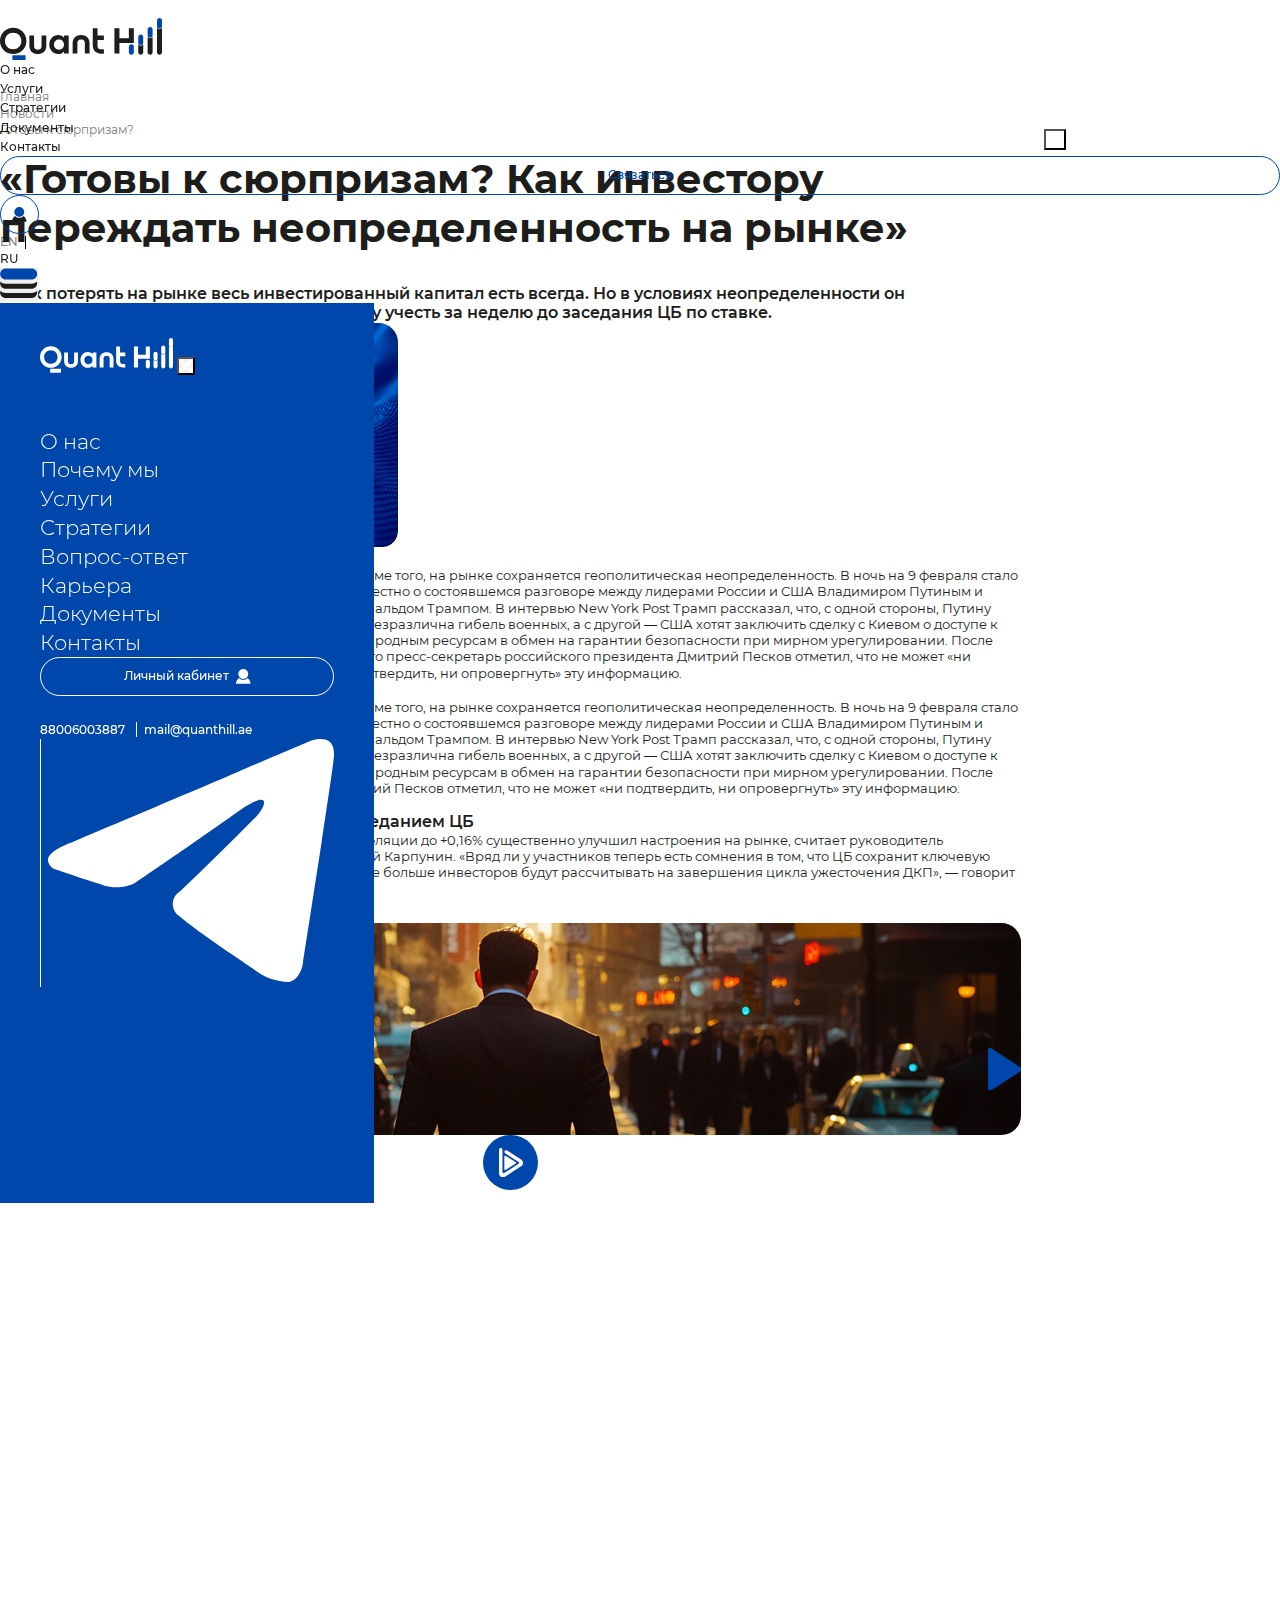
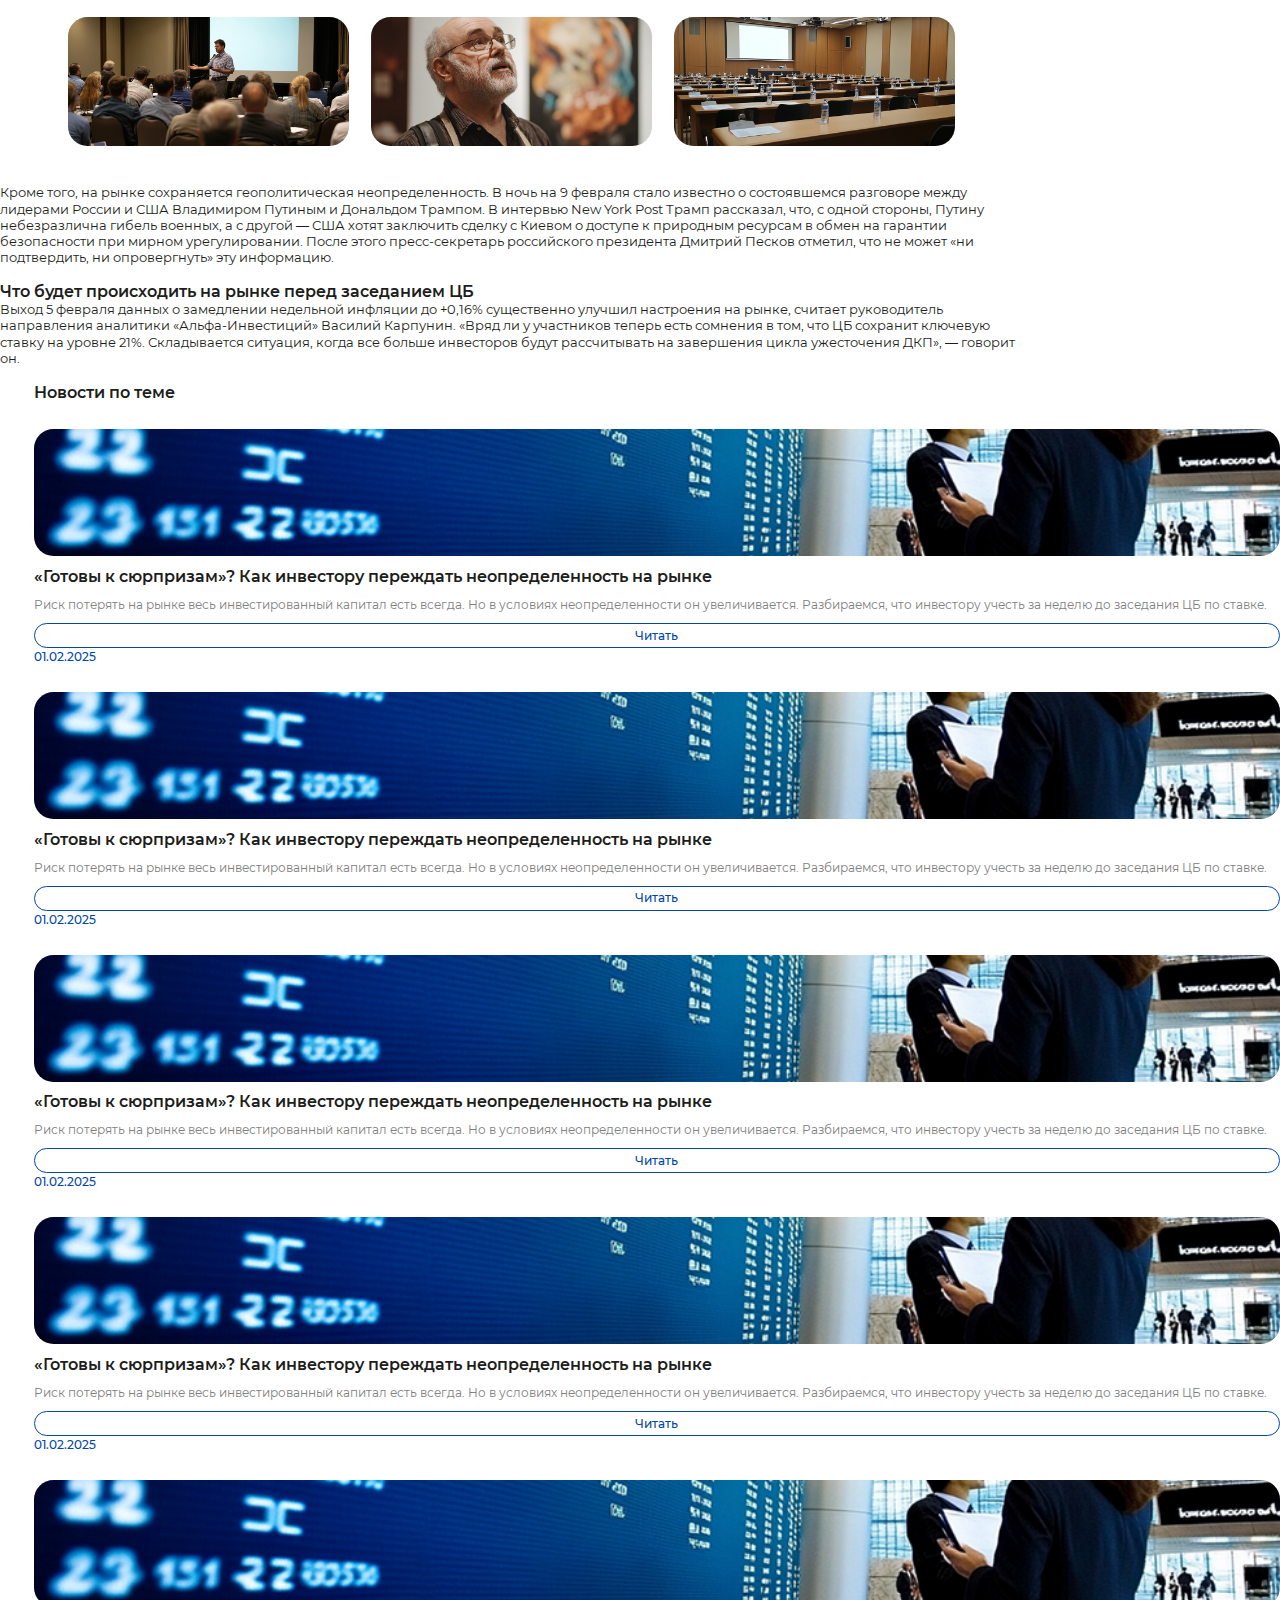
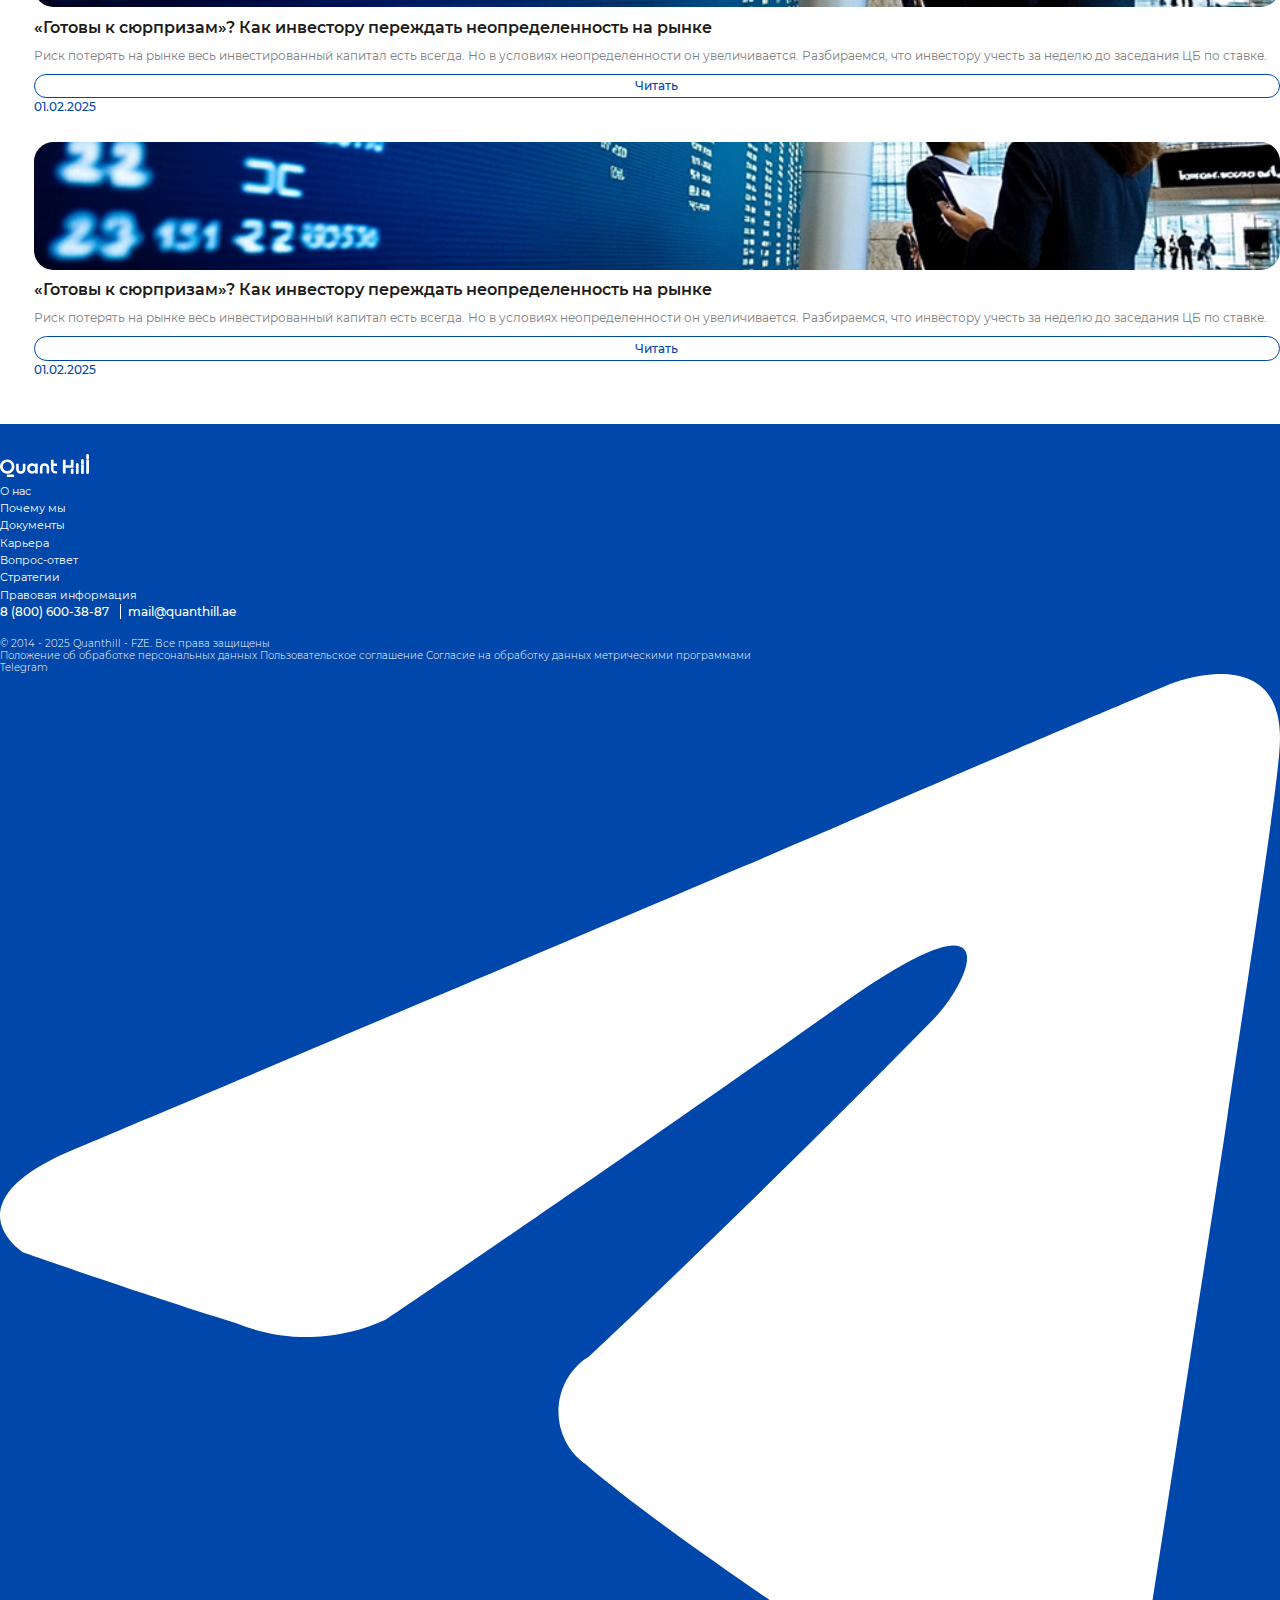
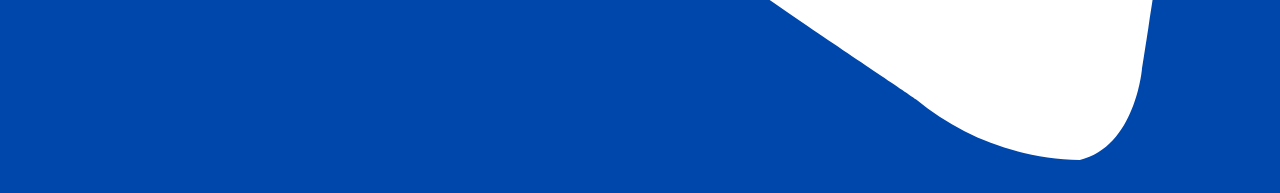
<file: news-detailed.html>
<!DOCTYPE html>
<html lang="ru">

<head>
	<meta charset="UTF-8">
	<meta name="viewport" content="width=device-width, initial-scale=1.0">
	<meta name="format-detection" content="telephone=no">
	<title>Document</title>
	<link href="https://cdn.jsdelivr.net/npm/bootstrap@5.3.0/dist/css/bootstrap.min.css" rel="stylesheet"
		integrity="sha384-9ndCyUaIbzAi2FUVXJi0CjmCapSmO7SnpJef0486qhLnuZ2cdeRhO02iuK6FUUVM" crossorigin="anonymous">
	<link rel="stylesheet" href="https://cdn.jsdelivr.net/npm/@fancyapps/ui/dist/fancybox.css" />
	<link rel="stylesheet" href="css/style.css">
</head>

<body>

	<div class="cursor-dot"></div>
	<div class="cursor-dot-outline"></div>

	<nav class="navbar" id="header">
		<div class="container">
			<div class="w-100 d-flex justify-content-between align-items-center">
				<div class="navbar__left">
					<a class="navbar-brand" href="#">
						<img src="img/header/logo.svg" alt="лого quanthill">
					</a>
				</div>
				<ul class="navbar-nav d-none d-lg-flex">
					<li class="nav-item">
						<a class="nav-link" href="#">О нас</a>
					</li>
					<li class="nav-item">
						<a class="nav-link" href="#">Услуги</a>
					</li>
					<li class="nav-item">
						<a class="nav-link" href="#">Стратегии</a>
					</li>
					<li class="nav-item">
						<a class="nav-link" href="#">Документы</a>
					</li>
					<li class="nav-item">
						<a class="nav-link" href="#">Контакты</a>
					</li>
				</ul>
				<div class="navbar__right d-flex align-items-center">
					<div class="navbar__links d-flex align-items-center">
						<a href="#" class="btn-1 navbar__btn">Связаться</a>
						<a href="#" class="navbar__lk d-none d-sm-flex">
							<svg width="23" height="23" viewBox="0 0 23 23" fill="none" xmlns="http://www.w3.org/2000/svg">
								<path
									d="M0 22.5033H22.1244C22.1244 18.852 20.3578 15.6141 17.6267 13.6014C15.988 15.368 13.6506 16.4801 11.0573 16.4801C8.46397 16.4801 6.13146 15.368 4.48787 13.6014C1.76661 15.6141 0 18.852 0 22.5033Z"
									fill="#1D1D1B" />
								<path
									d="M11.062 14.9989C15.2038 14.9989 18.5614 11.6413 18.5614 7.49947C18.5614 3.35763 15.2038 0 11.062 0C6.92013 0 3.5625 3.35763 3.5625 7.49947C3.5625 11.6413 6.92013 14.9989 11.062 14.9989Z"
									fill="#0047AB" />
							</svg>
						</a>
					</div>
					<div class="navbar__lang d-none d-lg-flex align-items-center">
						<a href="#" class="active">EN</a>
						<a href="#">RU</a>
					</div>
					<button class="navbar-toggler" type="button" data-bs-toggle="offcanvas" data-bs-target="#offcanvasNavbar"
						aria-controls="offcanvasNavbar">
						<span class="navbar-toggler-icon">
							<svg width="38" height="30" viewBox="0 0 38 30" fill="none" xmlns="http://www.w3.org/2000/svg">
								<path
									d="M31.6165 24.8976H5.63251C3.62209 24.8976 1.77691 24.1677 0.344832 22.9698C0.220902 23.4379 0.124512 23.9199 0.124512 24.4156C0.124512 27.4588 2.58934 29.9236 5.63251 29.9236H31.6165C34.6597 29.9236 37.1245 27.4588 37.1245 24.4156C37.1245 23.9061 37.0281 23.4242 36.9042 22.9698C35.4721 24.1677 33.6269 24.8976 31.6165 24.8976Z"
									fill="#1D1D1B" />
								<path
									d="M5.63251 20.7666H31.6165C34.6597 20.7666 37.1245 18.3017 37.1245 15.2586C37.1245 14.7491 37.0281 14.2671 36.9042 13.8127C35.4721 15.0107 33.6269 15.7405 31.6165 15.7405H5.63251C3.62209 15.7405 1.77691 15.0107 0.344832 13.8127C0.220902 14.2809 0.124512 14.7628 0.124512 15.2586C0.124512 18.3017 2.58934 20.7666 5.63251 20.7666Z"
									fill="#1D1D1B" />
								<path
									d="M5.63251 11.5957H31.6165C34.6597 11.5957 37.1245 9.1309 37.1245 6.08773C37.1245 3.04456 34.6597 0.579727 31.6165 0.579727H5.63251C2.58934 0.579727 0.124512 3.04456 0.124512 6.08773C0.124512 9.1309 2.58934 11.5957 5.63251 11.5957Z"
									fill="#0047AB" />
							</svg>
						</span>
					</button>
					<div class="offcanvas offcanvas-end" tabindex="-1" id="offcanvasNavbar"
						aria-labelledby="offcanvasNavbarLabel">
						<div class="offcanvas-header d-flex justify-content-sm-end justify-content-between">
							<a href="#" class="offcanvas__logo d-sm-none">
								<img src="img/header/logo-light.svg" alt="logo">
							</a>
							<button type="button" class="btn-close" data-bs-dismiss="offcanvas" aria-label="Закрыть">
								<svg width="26" height="26" viewBox="0 0 26 26" fill="none" xmlns="http://www.w3.org/2000/svg">
									<path
										d="M20.08 14.42L14.42 20.08L19.18 24.84C20.74 26.4 23.27 26.4 24.84 24.84C26.4 23.28 26.4 20.75 24.84 19.18L20.08 14.42Z"
										fill="white" />
									<path
										d="M5.93 11.59L11.59 5.93L6.83 1.17C5.27 -0.39 2.73 -0.39 1.17 1.17C-0.39 2.73 -0.39 5.27 1.17 6.83L5.93 11.59Z"
										fill="white" />
									<path
										d="M24.84 1.17C23.28 -0.39 20.75 -0.39 19.18 1.17L1.17 19.18C-0.39 20.74 -0.39 23.27 1.17 24.84C2.73 26.4 5.26 26.4 6.83 24.84L24.84 6.83C26.4 5.27 26.4 2.74 24.84 1.17Z"
										fill="white" />
								</svg>
							</button>
						</div>
						<div class="offcanvas-body d-flex flex-column justify-content-between align-items-start main-navigation">
							<ul class="navbar-nav">
								<li class="nav-item">
									<a class="nav-link" href="#">О нас</a>
								</li>
								<li class="nav-item">
									<a class="nav-link" href="#">Почему мы</a>
								</li>
								<li class="nav-item">
									<a class="nav-link" href="#">Услуги</a>
								</li>
								<li class="nav-item">
									<a class="nav-link" href="#">Стратегии</a>
								</li>
								<li class="nav-item">
									<a class="nav-link" href="#">Вопрос-ответ</a>
								</li>
								<li class="nav-item">
									<a class="nav-link" href="#">Карьера</a>
								</li>
								<li class="nav-item">
									<a class="nav-link" href="#">Документы</a>
								</li>
								<li class="nav-item">
									<a class="nav-link" href="#">Контакты</a>
								</li>
							</ul>
							<div class="offcanvas__group d-flex flex-column align-items-start">
								<a href="#" class="btn-1 navbar__btn">
									<span>Личный кабинет</span>
									<svg width="23" height="23" viewBox="0 0 23 23" fill="none" xmlns="http://www.w3.org/2000/svg">
										<path
											d="M0 22.5033H22.1244C22.1244 18.852 20.3578 15.614 17.6267 13.6014C15.988 15.368 13.6506 16.4801 11.0573 16.4801C8.46397 16.4801 6.13146 15.368 4.48787 13.6014C1.76661 15.614 0 18.852 0 22.5033Z"
											fill="white" />
										<path
											d="M11.0622 14.9989C15.2041 14.9989 18.5617 11.6413 18.5617 7.49947C18.5617 3.35763 15.2041 0 11.0622 0C6.92037 0 3.56274 3.35763 3.56274 7.49947C3.56274 11.6413 6.92037 14.9989 11.0622 14.9989Z"
											fill="white" />
									</svg>
								</a>
								<div class="navbar__contacts d-flex align-items-sm-center flex-column flex-sm-row align-items-start">
									<a href="tel:88006003887" class="navbar__phone">88006003887</a>
									<a href="mailto:mail@quanthill.ae" class="navbar__mail">mail@quanthill.ae</a>
									<a href="#" target="_blank" rel="nofollow" class="navbar__social">
										<img src="img/header/tg.svg" alt="телеграм">
									</a>
								</div>
							</div>
						</div>
					</div>
				</div>
			</div>
		</div>
	</nav>

	<main class="news-detailed-page">

		<div class="breadcrumbs">
			<div class="container">
				<nav aria-label="breadcrumb" style="--bs-breadcrumb-divider: '-';">
					<ol class="breadcrumb">
						<li class="breadcrumb-item"><a href="#">Главная</a></li>
						<li class="breadcrumb-item"><a href="#">Новости</a></li>
						<li class="breadcrumb-item active" aria-current="page">Готовы к сюрпризам?</li>
					</ol>
				</nav>
			</div>
		</div>

		<section class="news-detailed">
			<div class="container">
				<div class="row">
					<div class="col-12">
						<div class="content-main d-flex flex-lg-row flex-column">
							<div class="content">
								<h1>«Готовы к сюрпризам? Как инвестору переждать неопределенность на рынке»</h1>

								<div class="block">
									<div class="news-detailed__header d-flex align-items-start flex-lg-row flex-column-reverse">
										<div>
											<p><strong>Риск потерять на рынке весь инвестированный капитал есть всегда. Но в условиях
													неопределенности
													он
													увеличивается. Разбираемся, что инвестору учесть за неделю до заседания ЦБ по
													ставке.</strong>
											</p>
										</div>
										<div class="news-detailed__banner">
											<img src="img/news-detailed/banner.jpg" alt="фото">
										</div>
									</div>
								</div>

								<div class="block">
									<div class="news-detailed__group">
										<div class="news-detailed__image">
											<img src="img/news-detailed/image.jpg" alt="фото">
										</div>
										<div>
											<p>Кроме того, на рынке сохраняется геополитическая неопределенность. В ночь на 9 февраля стало
												известно
												о состоявшемся разговоре между лидерами России и США Владимиром Путиным и Дональдом Трампом. В
												интервью New York Post Трамп рассказал, что, с одной стороны, Путину небезразлична гибель
												военных, а с
												другой — США хотят заключить сделку с Киевом о доступе к природным ресурсам в обмен на
												гарантии
												безопасности при мирном урегулировании. После этого пресс-секретарь российского президента
												Дмитрий
												Песков отметил, что не может «ни подтвердить, ни опровергнуть» эту информацию.</p>
											<p>Кроме того, на рынке сохраняется геополитическая неопределенность. В ночь на 9 февраля стало
												известно
												о состоявшемся разговоре между лидерами России и США Владимиром Путиным и Дональдом Трампом. В
												интервью New York Post Трамп рассказал, что, с одной стороны, Путину небезразлична гибель
												военных, а с
												другой — США хотят заключить сделку с Киевом о доступе к природным ресурсам в обмен на
												гарантии
												безопасности при мирном урегулировании. После этого пресс-секретарь российского президента
												Дмитрий
												Песков отметил, что не может «ни подтвердить, ни опровергнуть» эту информацию.</p>
										</div>
									</div>
								</div>

								<div class="block">
									<div class="mb-2">
										<p><strong>Что будет происходить на рынке перед заседанием ЦБ</strong></p>
									</div>
									<div>
										<p>Выход 5 февраля данных о замедлении недельной инфляции до +0,16% существенно улучшил настроения
											на рынке, считает руководитель направления аналитики «Альфа-Инвестиций» Василий Карпунин. «Вряд
											ли
											у участников теперь есть сомнения в том, что ЦБ сохранит ключевую ставку на уровне 21%.
											Складывается ситуация, когда все больше инвесторов будут рассчитывать на завершения цикла
											ужесточения ДКП», — говорит он.</p>
									</div>
									<div>
										<div class="news-detailed__video position-relative" data-bs-toggle="modal"
											data-bs-target="#videoModal"
											data-video-url="https://www.youtube.com/embed/uCNWuSbPnt4?si=89TnSJvai0oxr3Fi">
											<div class="news-detailed__box box">
												<img src="img/news-detailed/video.jpg" alt="обложка">
											</div>
											<div class="news-detailed__play position-absolute">
												<svg width="36" height="44" viewBox="0 0 36 44" fill="none" xmlns="http://www.w3.org/2000/svg">
													<path
														d="M33.1288 17.166L12.0012 3.65741C10.2708 2.55354 7.99612 3.7816 7.99612 5.80996C7.99612 6.67926 8.44268 7.49336 9.18228 7.96251L29.3889 20.8778C30.4495 21.5539 30.4495 23.0993 29.3889 23.7892L7.88448 37.5324C6.72623 38.2775 5.20516 37.4496 5.20516 36.0836V2.58114C5.20516 1.71184 4.7586 0.897739 4.01899 0.414796C2.27464 -0.689074 0 0.538981 0 2.58114V38.3603C0 42.8172 4.99583 45.5079 8.79155 43.0932L33.1427 27.5424C36.9524 25.1139 36.9524 19.5945 33.1427 17.166H33.1288Z"
														fill="white" />
													<path
														d="M9.76836 33.0341L25.1047 23.251C25.7746 22.8233 25.7746 21.8712 25.1047 21.4435L9.76836 11.6328C9.00084 11.1499 7.9961 11.688 7.9961 12.5849V32.0682C7.9961 32.9651 9.00084 33.517 9.76836 33.0203V33.0341Z"
														fill="white" />
												</svg>
											</div>
										</div>
										<!-- Модальное окно -->
										<div class="modal modal-video fade" id="videoModal" tabindex="-1"
											aria-labelledby="exampleModalLabel" aria-hidden="true">
											<div class="modal-dialog modal-dialog-centered">
												<div class="modal-content">
													<button type="button" class="btn-close" data-bs-dismiss="modal" aria-label="Закрыть"></button>
													<iframe id="videoIframe" src="" title="YouTube video player" frameborder="0"
														allow="accelerometer; autoplay; clipboard-write; encrypted-media; gyroscope; picture-in-picture; web-share"
														referrerpolicy="strict-origin-when-cross-origin" allowfullscreen></iframe>
												</div>
											</div>
										</div>
									</div>
									<div class="position-relative">
										<button class="slick-prev slick-arrow news-detailed__slider-prev" aria-label="Previous"
											type="button">
											<svg width="50" height="63" viewBox="0 0 50 63" fill="none" xmlns="http://www.w3.org/2000/svg">
												<path
													d="M44.9683 0.502002L1.42631 28.8314C-0.475436 30.0701 -0.475436 32.8271 1.42631 34.0658L44.9683 62.4751C47.1474 63.8736 50 62.3153 50 59.7181L50 3.29899C50 0.70179 47.1474 -0.896487 44.9683 0.54196V0.502002Z"
													fill="#0047AB" />
											</svg>
										</button>
										<div class="news-detailed__slider">
											<a href="img/news-detailed/slide-1.jpg" class="news-detailed__slide" data-fancybox="images">
												<img src="img/news-detailed/slide-1.jpg" alt="фото">
											</a>
											<a href="img/news-detailed/slide-2.jpg" class="news-detailed__slide" data-fancybox="images">
												<img src="img/news-detailed/slide-2.jpg" alt="фото">
											</a>
											<a href="img/news-detailed/slide-3.jpg" class="news-detailed__slide" data-fancybox="images">
												<img src="img/news-detailed/slide-3.jpg" alt="фото">
											</a>
											<a href="img/news-detailed/slide-1.jpg" class="news-detailed__slide" data-fancybox="images">
												<img src="img/news-detailed/slide-1.jpg" alt="фото">
											</a>
											<a href="img/news-detailed/slide-2.jpg" class="news-detailed__slide" data-fancybox="images">
												<img src="img/news-detailed/slide-2.jpg" alt="фото">
											</a>
											<a href="img/news-detailed/slide-3.jpg" class="news-detailed__slide" data-fancybox="images">
												<img src="img/news-detailed/slide-3.jpg" alt="фото">
											</a>
										</div>
										<button class="slick-next slick-arrow news-detailed__slider-next" aria-label="Next" type="button">
											<svg width="50" height="63" viewBox="0 0 50 63" fill="none" xmlns="http://www.w3.org/2000/svg">
												<path
													d="M5.0317 62.498L48.5737 34.1686C50.4754 32.9299 50.4754 30.1729 48.5737 28.9342L5.0317 0.524918C2.85261 -0.873572 0 0.684745 0 3.28194V59.701C0 62.2982 2.85261 63.8965 5.0317 62.458V62.498Z"
													fill="#0047AB" />
											</svg>
										</button>
									</div>
									<div>
										<p>Кроме того, на рынке сохраняется геополитическая неопределенность. В ночь на 9 февраля стало
											известно о состоявшемся разговоре между лидерами России и США Владимиром Путиным и Дональдом
											Трампом. В интервью New York Post Трамп рассказал, что, с одной стороны, Путину небезразлична
											гибель военных, а с другой — США хотят заключить сделку с Киевом о доступе к природным ресурсам
											в
											обмен на гарантии безопасности при мирном урегулировании. После этого пресс-секретарь
											российского
											президента Дмитрий Песков отметил, что не может «ни подтвердить, ни опровергнуть» эту
											информацию.
										</p>
									</div>
								</div>

								<div class="block">
									<div class="mb-2">
										<p><strong>Что будет происходить на рынке перед заседанием ЦБ</strong></p>
									</div>
									<div>
										<p>Выход 5 февраля данных о замедлении недельной инфляции до +0,16% существенно улучшил настроения
											на рынке, считает руководитель направления аналитики «Альфа-Инвестиций» Василий Карпунин. «Вряд
											ли
											у участников теперь есть сомнения в том, что ЦБ сохранит ключевую ставку на уровне 21%.
											Складывается ситуация, когда все больше инвесторов будут рассчитывать на завершения цикла
											ужесточения ДКП», — говорит он.</p>
									</div>
								</div>
							</div>
							<!--  -->
							<div class="news-sidebar">
								<h2 class="more-news__title">Новости по теме</h2>
								<div class="more-news__items">
									<div class="news-item">
										<a href="" class="news-item__link link"></a>
										<div class="news-item__image box"><img src="img/news/image-1.jpg" alt="фото"></div>
										<div class="news-item__content">
											<p class="name news-item__name">«Готовы к сюрпризам»? Как инвестору переждать неопределенность
												на
												рынке
											</p>
											<div class="news-item__text text">
												<p>Риск потерять на рынке весь инвестированный капитал есть всегда. Но в условиях
													неопределенности
													он
													увеличивается. Разбираемся, что инвестору учесть за неделю до заседания ЦБ по ставке.</p>
											</div>
											<div class="news-item__bottom d-flex justify-content-between align-items-end">
												<a href="" class="btn-1 news-item__read">Читать</a>
												<time datetime="" class="news-item__date">01.02.2025</time>
											</div>
										</div>
									</div>
									<div class="news-item">
										<a href="" class="news-item__link link"></a>
										<div class="news-item__image box"><img src="img/news/image-1.jpg" alt="фото"></div>
										<div class="news-item__content">
											<p class="name news-item__name">«Готовы к сюрпризам»? Как инвестору переждать неопределенность
												на
												рынке
											</p>
											<div class="news-item__text text">
												<p>Риск потерять на рынке весь инвестированный капитал есть всегда. Но в условиях
													неопределенности
													он
													увеличивается. Разбираемся, что инвестору учесть за неделю до заседания ЦБ по ставке.</p>
											</div>
											<div class="news-item__bottom d-flex justify-content-between align-items-end">
												<a href="" class="btn-1 news-item__read">Читать</a>
												<time datetime="" class="news-item__date">01.02.2025</time>
											</div>
										</div>
									</div>
									<div class="news-item">
										<a href="" class="news-item__link link"></a>
										<div class="news-item__image box"><img src="img/news/image-1.jpg" alt="фото"></div>
										<div class="news-item__content">
											<p class="name news-item__name">«Готовы к сюрпризам»? Как инвестору переждать неопределенность
												на
												рынке
											</p>
											<div class="news-item__text text">
												<p>Риск потерять на рынке весь инвестированный капитал есть всегда. Но в условиях
													неопределенности
													он
													увеличивается. Разбираемся, что инвестору учесть за неделю до заседания ЦБ по ставке.</p>
											</div>
											<div class="news-item__bottom d-flex justify-content-between align-items-end">
												<a href="" class="btn-1 news-item__read">Читать</a>
												<time datetime="" class="news-item__date">01.02.2025</time>
											</div>
										</div>
									</div>
									<div class="news-item">
										<a href="" class="news-item__link link"></a>
										<div class="news-item__image box"><img src="img/news/image-1.jpg" alt="фото"></div>
										<div class="news-item__content">
											<p class="name news-item__name">«Готовы к сюрпризам»? Как инвестору переждать неопределенность
												на
												рынке
											</p>
											<div class="news-item__text text">
												<p>Риск потерять на рынке весь инвестированный капитал есть всегда. Но в условиях
													неопределенности
													он
													увеличивается. Разбираемся, что инвестору учесть за неделю до заседания ЦБ по ставке.</p>
											</div>
											<div class="news-item__bottom d-flex justify-content-between align-items-end">
												<a href="" class="btn-1 news-item__read">Читать</a>
												<time datetime="" class="news-item__date">01.02.2025</time>
											</div>
										</div>
									</div>
									<div class="news-item">
										<a href="" class="news-item__link link"></a>
										<div class="news-item__image box"><img src="img/news/image-1.jpg" alt="фото"></div>
										<div class="news-item__content">
											<p class="name news-item__name">«Готовы к сюрпризам»? Как инвестору переждать неопределенность
												на
												рынке
											</p>
											<div class="news-item__text text">
												<p>Риск потерять на рынке весь инвестированный капитал есть всегда. Но в условиях
													неопределенности
													он
													увеличивается. Разбираемся, что инвестору учесть за неделю до заседания ЦБ по ставке.</p>
											</div>
											<div class="news-item__bottom d-flex justify-content-between align-items-end">
												<a href="" class="btn-1 news-item__read">Читать</a>
												<time datetime="" class="news-item__date">01.02.2025</time>
											</div>
										</div>
									</div>
									<div class="news-item">
										<a href="" class="news-item__link link"></a>
										<div class="news-item__image box"><img src="img/news/image-1.jpg" alt="фото"></div>
										<div class="news-item__content">
											<p class="name news-item__name">«Готовы к сюрпризам»? Как инвестору переждать неопределенность
												на
												рынке
											</p>
											<div class="news-item__text text">
												<p>Риск потерять на рынке весь инвестированный капитал есть всегда. Но в условиях
													неопределенности
													он
													увеличивается. Разбираемся, что инвестору учесть за неделю до заседания ЦБ по ставке.</p>
											</div>
											<div class="news-item__bottom d-flex justify-content-between align-items-end">
												<a href="" class="btn-1 news-item__read">Читать</a>
												<time datetime="" class="news-item__date">01.02.2025</time>
											</div>
										</div>
									</div>
								</div>
							</div>
						</div>
					</div>
				</div>
		</section>

	</main>

	<footer class="footer">
		<div class="footer-top">
			<div class="container">
				<div class="row">
					<div class="col-12 d-flex justify-content-between align-items-center flex-column flex-sm-row flex-wrap">
						<div class="footer-top__left">
							<a href="#" class="footer-top__logo">
								<img src="img/footer/logo.svg" alt="logo quanthill">
							</a>
						</div>
						<ul class="nav">
							<li class="nav-item">
								<a class="nav-link" href="#">О нас</a>
							</li>
							<li class="nav-item">
								<a class="nav-link" href="#">Почему мы</a>
							</li>
							<li class="nav-item">
								<a class="nav-link" href="#">Документы</a>
							</li>
							<li class="nav-item">
								<a class="nav-link" href="#">Карьера</a>
							</li>
							<li class="nav-item">
								<a class="nav-link" href="#">Вопрос-ответ</a>
							</li>
							<li class="nav-item">
								<a class="nav-link" href="#">Стратегии</a>
							</li>
							<li class="nav-item">
								<a class="nav-link" href="#">Правовая информация</a>
							</li>
						</ul>
						<div class="footer-top__right d-flex align-items-center">
							<div class="footer-top__group d-flex align-items-start">
								<a href="tel:88006003887" class="footer-top__phone">8 (800) 600-38-87</a>
								<a href="mailto:mail@quanthill.ae" class="footer-top__mail">mail@quanthill.ae</a>
							</div>
						</div>
					</div>
				</div>
				<div class="row footer-bottom">
					<div class="col-12 d-flex justify-content-between align-items-center flex-column flex-lg-row">
						<p class="footer-bottom__copyright">© 2014 - 2025 Quanthill - FZE. Все права защищены</p>
						<div class="footer-bottom__links d-flex align-items-center flex-column flex-lg-row">
							<a target="_blank" href="#">Положение об обработке персональных данных</a>
							<a target="_blank" href="#">Пользовательское соглашение</a>
							<a target="_blank" href="#">Согласие на обработку данных метрическими программами</a>
						</div>
						<div class="footer-bottom__right d-flex align-items-center">
							<p class="footer-bottom__legal d-lg-none">Telegram</p>
							<a href="https://t.me/quanthillpublic" target="_blank" rel="nofollow" class="footer-bottom__social">
								<img src="img/header/tg.svg" alt="telegram">
							</a>
						</div>
					</div>
				</div>
			</div>
		</div>
	</footer>

	<script src="https://cdn.jsdelivr.net/npm/bootstrap@5.3.0/dist/js/bootstrap.bundle.min.js"
		integrity="sha384-geWF76RCwLtnZ8qwWowPQNguL3RmwHVBC9FhGdlKrxdiJJigb/j/68SIy3Te4Bkz"
		crossorigin="anonymous"></script>
	<script src="js/jquery-3.7.1.min.js"></script>
	<script src="js/three.min.js"></script>
	<script src="js/vanta.net.min.js"></script>
	<script src="js/slick.min.js"></script>
	<script src="js/select2.min.js"></script>
	<script src="js/phone-masks.js"></script>
	<script src="js/mask.js"></script>
	<script src="js/script.js"></script>

	<!-- липкий сайдбар -->
	<script src="js/theia-sticky-sidebar.min.js"></script>
	<script src="js/ResizeSensor.min.js"></script>
	<script type="text/javascript">
		jQuery(document).ready(function () {
			jQuery('.content, .news-sidebar').theiaStickySidebar({
				additionalMarginTop: 100,
			});
		});
	</script>
	<!-- end -->

	<!-- fancybox -->
	<script src="https://cdn.jsdelivr.net/npm/@fancyapps/ui/dist/fancybox.umd.js"></script>
	<script>
		Fancybox.bind('[data-fancybox="images"]', {
		});
	</script>
	<!-- end -->
</body>

</html>
</file>
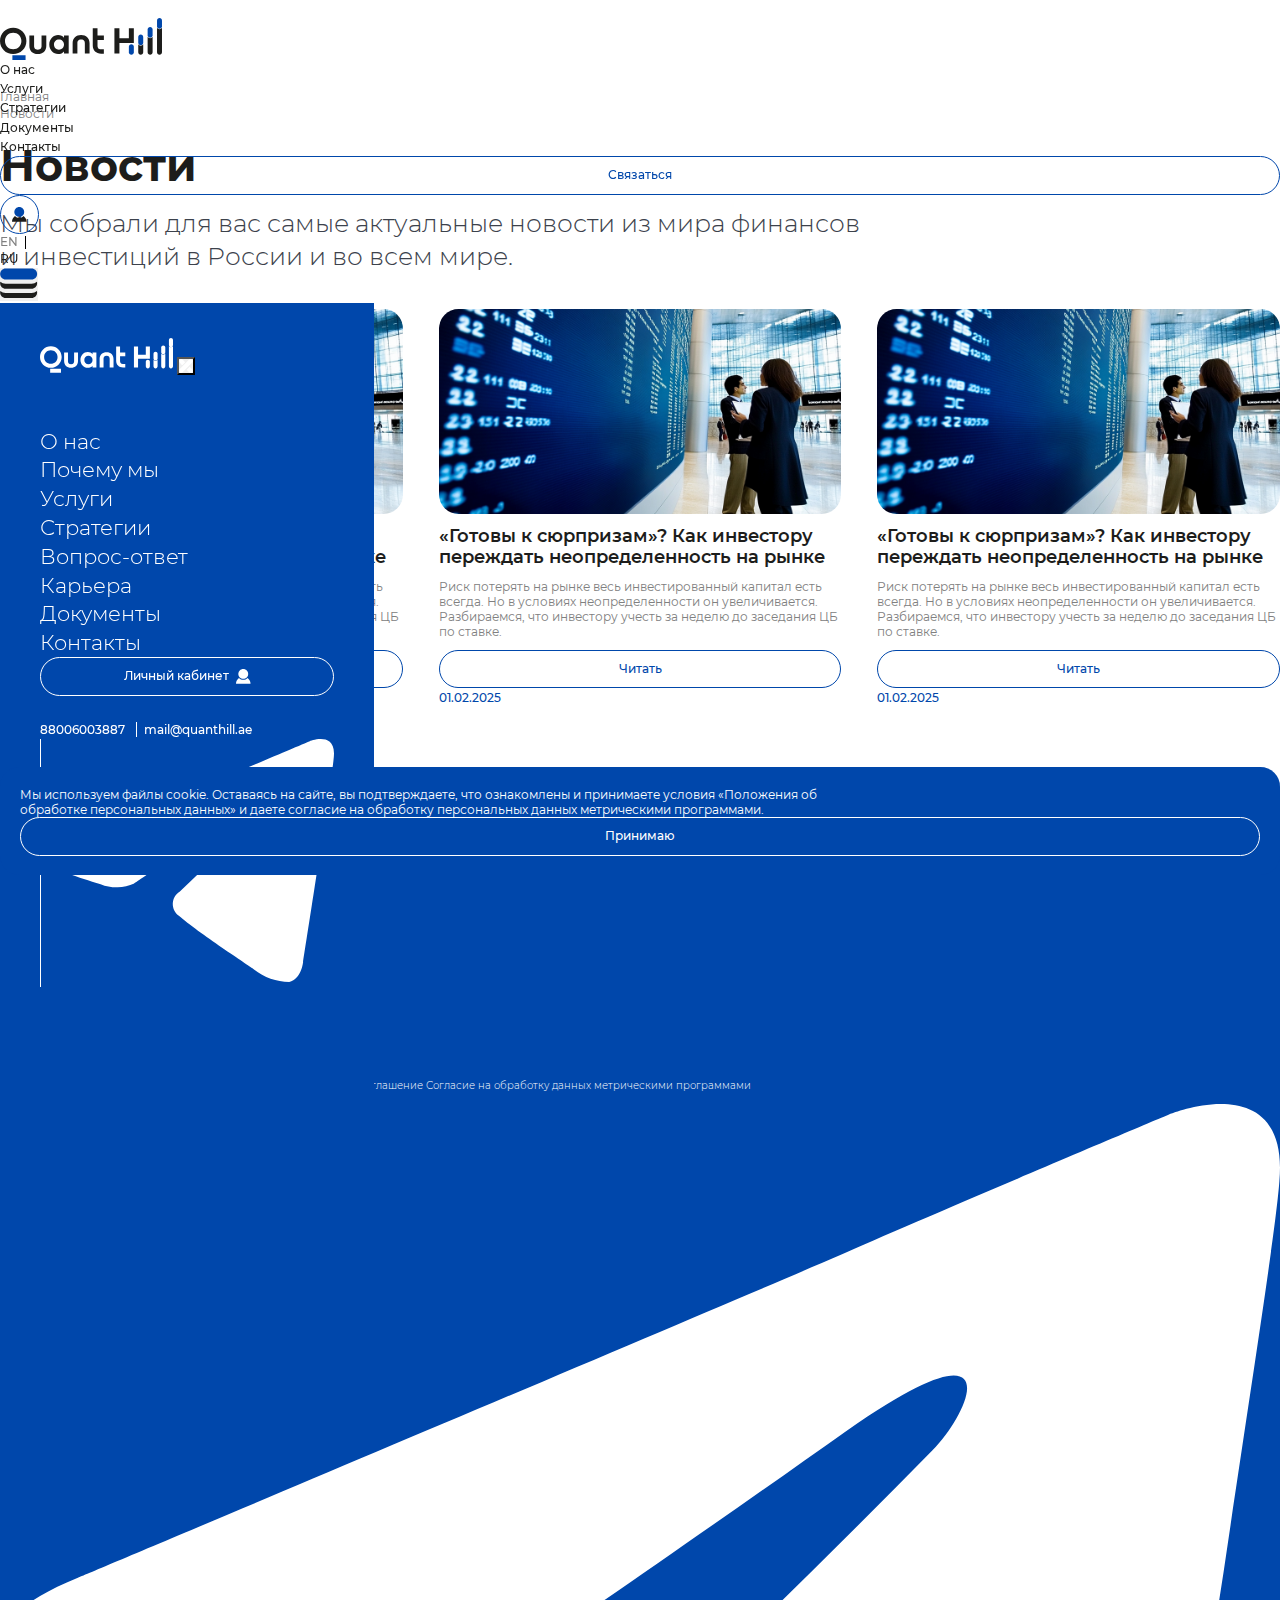
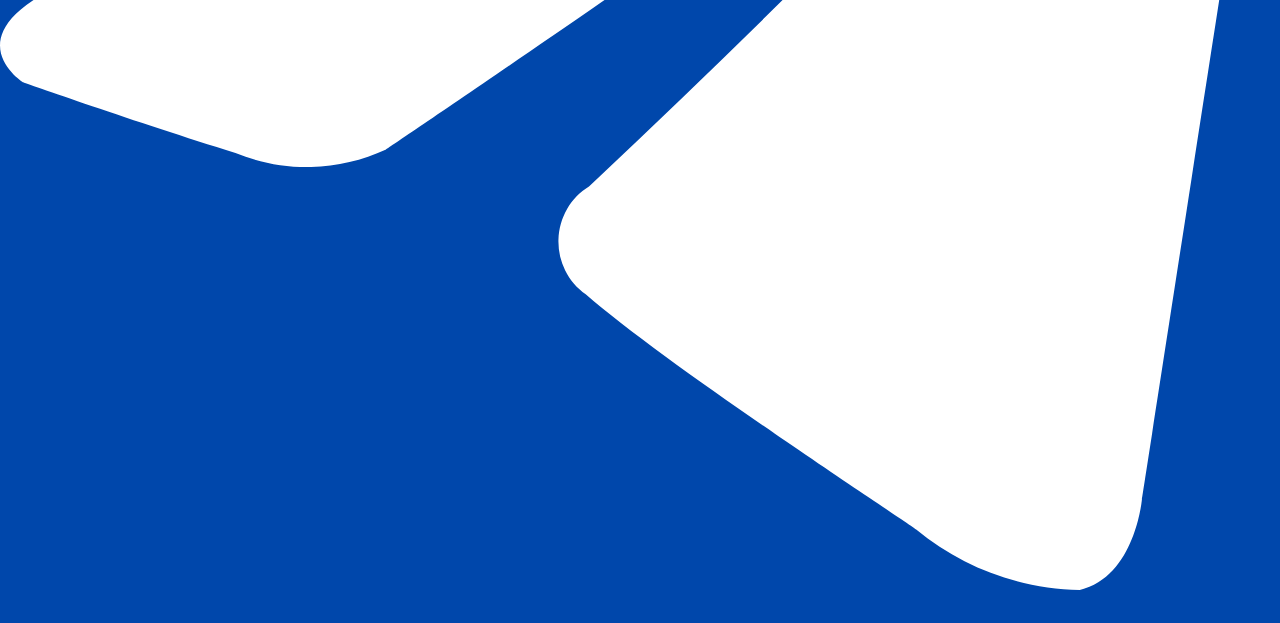
<file: news.html>
<!DOCTYPE html>
<html lang="ru">

<head>
	<meta charset="UTF-8">
	<meta name="viewport" content="width=device-width, initial-scale=1.0">
	<meta name="format-detection" content="telephone=no">
	<title>Document</title>
	<link href="https://cdn.jsdelivr.net/npm/bootstrap@5.3.0/dist/css/bootstrap.min.css" rel="stylesheet"
		integrity="sha384-9ndCyUaIbzAi2FUVXJi0CjmCapSmO7SnpJef0486qhLnuZ2cdeRhO02iuK6FUUVM" crossorigin="anonymous">
	<link rel="stylesheet" href="css/style.css">
</head>

<body>

	<div class="cursor-dot"></div>
	<div class="cursor-dot-outline"></div>

	<nav class="navbar" id="header">
		<div class="container">
			<div class="w-100 d-flex justify-content-between align-items-center">
				<div class="navbar__left">
					<a class="navbar-brand" href="#">
						<img src="img/header/logo.svg" alt="лого quanthill">
					</a>
				</div>
				<ul class="navbar-nav d-none d-lg-flex">
					<li class="nav-item">
						<a class="nav-link" href="#">О нас</a>
					</li>
					<li class="nav-item">
						<a class="nav-link" href="#">Услуги</a>
					</li>
					<li class="nav-item">
						<a class="nav-link" href="#">Стратегии</a>
					</li>
					<li class="nav-item">
						<a class="nav-link" href="#">Документы</a>
					</li>
					<li class="nav-item">
						<a class="nav-link" href="#">Контакты</a>
					</li>
				</ul>
				<div class="navbar__right d-flex align-items-center">
					<div class="navbar__links d-flex align-items-center">
						<a href="#" class="btn-1 navbar__btn">Связаться</a>
						<a href="#" class="navbar__lk d-none d-sm-flex">
							<svg width="23" height="23" viewBox="0 0 23 23" fill="none" xmlns="http://www.w3.org/2000/svg">
								<path
									d="M0 22.5033H22.1244C22.1244 18.852 20.3578 15.6141 17.6267 13.6014C15.988 15.368 13.6506 16.4801 11.0573 16.4801C8.46397 16.4801 6.13146 15.368 4.48787 13.6014C1.76661 15.6141 0 18.852 0 22.5033Z"
									fill="#1D1D1B" />
								<path
									d="M11.062 14.9989C15.2038 14.9989 18.5614 11.6413 18.5614 7.49947C18.5614 3.35763 15.2038 0 11.062 0C6.92013 0 3.5625 3.35763 3.5625 7.49947C3.5625 11.6413 6.92013 14.9989 11.062 14.9989Z"
									fill="#0047AB" />
							</svg>
						</a>
					</div>
					<div class="navbar__lang d-none d-lg-flex align-items-center">
						<a href="#" class="active">EN</a>
						<a href="#">RU</a>
					</div>
					<button class="navbar-toggler" type="button" data-bs-toggle="offcanvas" data-bs-target="#offcanvasNavbar"
						aria-controls="offcanvasNavbar">
						<span class="navbar-toggler-icon">
							<svg width="38" height="30" viewBox="0 0 38 30" fill="none" xmlns="http://www.w3.org/2000/svg">
								<path
									d="M31.6165 24.8976H5.63251C3.62209 24.8976 1.77691 24.1677 0.344832 22.9698C0.220902 23.4379 0.124512 23.9199 0.124512 24.4156C0.124512 27.4588 2.58934 29.9236 5.63251 29.9236H31.6165C34.6597 29.9236 37.1245 27.4588 37.1245 24.4156C37.1245 23.9061 37.0281 23.4242 36.9042 22.9698C35.4721 24.1677 33.6269 24.8976 31.6165 24.8976Z"
									fill="#1D1D1B" />
								<path
									d="M5.63251 20.7666H31.6165C34.6597 20.7666 37.1245 18.3017 37.1245 15.2586C37.1245 14.7491 37.0281 14.2671 36.9042 13.8127C35.4721 15.0107 33.6269 15.7405 31.6165 15.7405H5.63251C3.62209 15.7405 1.77691 15.0107 0.344832 13.8127C0.220902 14.2809 0.124512 14.7628 0.124512 15.2586C0.124512 18.3017 2.58934 20.7666 5.63251 20.7666Z"
									fill="#1D1D1B" />
								<path
									d="M5.63251 11.5957H31.6165C34.6597 11.5957 37.1245 9.1309 37.1245 6.08773C37.1245 3.04456 34.6597 0.579727 31.6165 0.579727H5.63251C2.58934 0.579727 0.124512 3.04456 0.124512 6.08773C0.124512 9.1309 2.58934 11.5957 5.63251 11.5957Z"
									fill="#0047AB" />
							</svg>
						</span>
					</button>
					<div class="offcanvas offcanvas-end" tabindex="-1" id="offcanvasNavbar"
						aria-labelledby="offcanvasNavbarLabel">
						<div class="offcanvas-header d-flex justify-content-sm-end justify-content-between">
							<a href="#" class="offcanvas__logo d-sm-none">
								<img src="img/header/logo-light.svg" alt="logo">
							</a>
							<button type="button" class="btn-close" data-bs-dismiss="offcanvas" aria-label="Закрыть">
								<svg width="26" height="26" viewBox="0 0 26 26" fill="none" xmlns="http://www.w3.org/2000/svg">
									<path
										d="M20.08 14.42L14.42 20.08L19.18 24.84C20.74 26.4 23.27 26.4 24.84 24.84C26.4 23.28 26.4 20.75 24.84 19.18L20.08 14.42Z"
										fill="white" />
									<path
										d="M5.93 11.59L11.59 5.93L6.83 1.17C5.27 -0.39 2.73 -0.39 1.17 1.17C-0.39 2.73 -0.39 5.27 1.17 6.83L5.93 11.59Z"
										fill="white" />
									<path
										d="M24.84 1.17C23.28 -0.39 20.75 -0.39 19.18 1.17L1.17 19.18C-0.39 20.74 -0.39 23.27 1.17 24.84C2.73 26.4 5.26 26.4 6.83 24.84L24.84 6.83C26.4 5.27 26.4 2.74 24.84 1.17Z"
										fill="white" />
								</svg>
							</button>
						</div>
						<div class="offcanvas-body d-flex flex-column justify-content-between align-items-start main-navigation">
							<ul class="navbar-nav">
								<li class="nav-item">
									<a class="nav-link" href="#">О нас</a>
								</li>
								<li class="nav-item">
									<a class="nav-link" href="#">Почему мы</a>
								</li>
								<li class="nav-item">
									<a class="nav-link" href="#">Услуги</a>
								</li>
								<li class="nav-item">
									<a class="nav-link" href="#">Стратегии</a>
								</li>
								<li class="nav-item">
									<a class="nav-link" href="#">Вопрос-ответ</a>
								</li>
								<li class="nav-item">
									<a class="nav-link" href="#">Карьера</a>
								</li>
								<li class="nav-item">
									<a class="nav-link" href="#">Документы</a>
								</li>
								<li class="nav-item">
									<a class="nav-link" href="#">Контакты</a>
								</li>
							</ul>
							<div class="offcanvas__group d-flex flex-column align-items-start">
								<a href="#" class="btn-1 navbar__btn">
									<span>Личный кабинет</span>
									<svg width="23" height="23" viewBox="0 0 23 23" fill="none" xmlns="http://www.w3.org/2000/svg">
										<path
											d="M0 22.5033H22.1244C22.1244 18.852 20.3578 15.614 17.6267 13.6014C15.988 15.368 13.6506 16.4801 11.0573 16.4801C8.46397 16.4801 6.13146 15.368 4.48787 13.6014C1.76661 15.614 0 18.852 0 22.5033Z"
											fill="white" />
										<path
											d="M11.0622 14.9989C15.2041 14.9989 18.5617 11.6413 18.5617 7.49947C18.5617 3.35763 15.2041 0 11.0622 0C6.92037 0 3.56274 3.35763 3.56274 7.49947C3.56274 11.6413 6.92037 14.9989 11.0622 14.9989Z"
											fill="white" />
									</svg>
								</a>
								<div class="navbar__contacts d-flex align-items-sm-center flex-column flex-sm-row align-items-start">
									<a href="tel:88006003887" class="navbar__phone">88006003887</a>
									<a href="mailto:mail@quanthill.ae" class="navbar__mail">mail@quanthill.ae</a>
									<a href="#" target="_blank" rel="nofollow" class="navbar__social">
										<img src="img/header/tg.svg" alt="телеграм">
									</a>
								</div>
							</div>
						</div>
					</div>
				</div>
			</div>
		</div>
	</nav>

	<main class="news-page">

		<div class="breadcrumbs">
			<div class="container">
				<nav aria-label="breadcrumb" style="--bs-breadcrumb-divider: '-';">
					<ol class="breadcrumb">
						<li class="breadcrumb-item"><a href="#">Главная</a></li>
						<li class="breadcrumb-item active" aria-current="page">Новости</li>
					</ol>
				</nav>
			</div>
		</div>

		<section class="news">
			<div class="container">
				<div class="row">
					<div class="col-12">
						<h1 class="title-page">Новости</h1>
						<div class="news__sub sub">
							<p>Мы собрали для вас самые актуальные новости из мира финансов и инвестиций в России и во всем мире.</p>
						</div>
					</div>
				</div>
				<div class="row">
					<div class="col-12">
						<div class="news__items">
							<div class="news-item">
								<a href="" class="news-item__link link"></a>
								<div class="news-item__image box"><img src="img/news/image-1.jpg" alt="фото"></div>
								<div class="news-item__content">
									<p class="name news-item__name">«Готовы к сюрпризам»? Как инвестору переждать неопределенность на
										рынке
									</p>
									<div class="news-item__text text">
										<p>Риск потерять на рынке весь инвестированный капитал есть всегда. Но в условиях неопределенности
											он
											увеличивается. Разбираемся, что инвестору учесть за неделю до заседания ЦБ по ставке.</p>
									</div>
									<div class="news-item__bottom d-flex justify-content-between align-items-end">
										<a href="" class="btn-1 news-item__read">Читать</a>
										<time datetime="" class="news-item__date">01.02.2025</time>
									</div>
								</div>
							</div>
							<div class="news-item">
								<a href="" class="news-item__link link"></a>
								<div class="news-item__image box"><img src="img/news/image-1.jpg" alt="фото"></div>
								<div class="news-item__content">
									<p class="name news-item__name">«Готовы к сюрпризам»? Как инвестору переждать неопределенность на
										рынке
									</p>
									<div class="news-item__text text">
										<p>Риск потерять на рынке весь инвестированный капитал есть всегда. Но в условиях неопределенности
											он
											увеличивается. Разбираемся, что инвестору учесть за неделю до заседания ЦБ по ставке.</p>
									</div>
									<div class="news-item__bottom d-flex justify-content-between align-items-end">
										<a href="" class="btn-1 news-item__read">Читать</a>
										<time datetime="" class="news-item__date">01.02.2025</time>
									</div>
								</div>
							</div>
							<div class="news-item">
								<a href="" class="news-item__link link"></a>
								<div class="news-item__image box"><img src="img/news/image-1.jpg" alt="фото"></div>
								<div class="news-item__content">
									<p class="name news-item__name">«Готовы к сюрпризам»? Как инвестору переждать неопределенность на
										рынке
									</p>
									<div class="news-item__text text">
										<p>Риск потерять на рынке весь инвестированный капитал есть всегда. Но в условиях неопределенности
											он
											увеличивается. Разбираемся, что инвестору учесть за неделю до заседания ЦБ по ставке.</p>
									</div>
									<div class="news-item__bottom d-flex justify-content-between align-items-end">
										<a href="" class="btn-1 news-item__read">Читать</a>
										<time datetime="" class="news-item__date">01.02.2025</time>
									</div>
								</div>
							</div>
						</div>
					</div>
				</div>
				<div class="row">
					<div class="col-12 d-flex justify-content-center">
						<nav aria-label="...">
							<ul class="pagination">
								<li class="page-item active" aria-current="page">
									<span class="page-link">1</span>
								</li>
								<li class="page-item"><a class="page-link" href="#">2</a></li>
								<li class="page-item"><a class="page-link" href="#">3</a></li>
							</ul>
						</nav>
					</div>
				</div>
			</div>
		</section>

		<!-- cookie -->
		<div class="cookie">
			<div class="container">
				<div
					class="cookie__wrap d-flex align-items-sm-center justify-content-between flex-column flex-sm-row align-items-start">
					<div class="cookie__text text">
						<p>Мы используем файлы cookie. Оставаясь на сайте, вы подтверждаете, что ознакомлены и принимаете условия
							«Положения об обработке персональных данных» и даете согласие на обработку персональных данных
							метрическими
							программами.</p>
					</div>
					<a href="#" class="cookie__btn btn-2">Принимаю</a>
				</div>
			</div>
		</div>

	</main>

	<footer class="footer">
		<div class="footer-top">
			<div class="container">
				<div class="row">
					<div class="col-12 d-flex justify-content-between align-items-center flex-column flex-sm-row flex-wrap">
						<div class="footer-top__left">
							<a href="#" class="footer-top__logo">
								<img src="img/footer/logo.svg" alt="logo quanthill">
							</a>
						</div>
						<ul class="nav">
							<li class="nav-item">
								<a class="nav-link" href="#">О нас</a>
							</li>
							<li class="nav-item">
								<a class="nav-link" href="#">Почему мы</a>
							</li>
							<li class="nav-item">
								<a class="nav-link" href="#">Документы</a>
							</li>
							<li class="nav-item">
								<a class="nav-link" href="#">Карьера</a>
							</li>
							<li class="nav-item">
								<a class="nav-link" href="#">Вопрос-ответ</a>
							</li>
							<li class="nav-item">
								<a class="nav-link" href="#">Стратегии</a>
							</li>
							<li class="nav-item">
								<a class="nav-link" href="#">Правовая информация</a>
							</li>
						</ul>
						<div class="footer-top__right d-flex align-items-center">
							<div class="footer-top__group d-flex align-items-start">
								<a href="tel:88006003887" class="footer-top__phone">8 (800) 600-38-87</a>
								<a href="mailto:mail@quanthill.ae" class="footer-top__mail">mail@quanthill.ae</a>
							</div>
						</div>
					</div>
				</div>
				<div class="row footer-bottom">
					<div class="col-12 d-flex justify-content-between align-items-center flex-column flex-lg-row">
						<p class="footer-bottom__copyright">© 2014 - 2025 Quanthill - FZE. Все права защищены</p>
						<div class="footer-bottom__links d-flex align-items-center flex-column flex-lg-row">
							<a target="_blank" href="#">Положение об обработке персональных данных</a>
							<a target="_blank" href="#">Пользовательское соглашение</a>
							<a target="_blank" href="#">Согласие на обработку данных метрическими программами</a>
						</div>
						<div class="footer-bottom__right d-flex align-items-center">
							<p class="footer-bottom__legal d-lg-none">Telegram</p>
							<a href="https://t.me/quanthillpublic" target="_blank" rel="nofollow" class="footer-bottom__social">
								<img src="img/header/tg.svg" alt="telegram">
							</a>
						</div>
					</div>
				</div>
			</div>
		</div>
	</footer>

	<script src="https://cdn.jsdelivr.net/npm/bootstrap@5.3.0/dist/js/bootstrap.bundle.min.js"
		integrity="sha384-geWF76RCwLtnZ8qwWowPQNguL3RmwHVBC9FhGdlKrxdiJJigb/j/68SIy3Te4Bkz"
		crossorigin="anonymous"></script>
	<script src="js/jquery-3.7.1.min.js"></script>
	<script src="js/three.min.js"></script>
	<script src="js/vanta.net.min.js"></script>
	<script src="js/slick.min.js"></script>
	<script src="js/select2.min.js"></script>
	<script src="js/phone-masks.js"></script>
	<script src="js/mask.js"></script>
	<script src="js/script.js"></script>
</body>

</html>
</file>
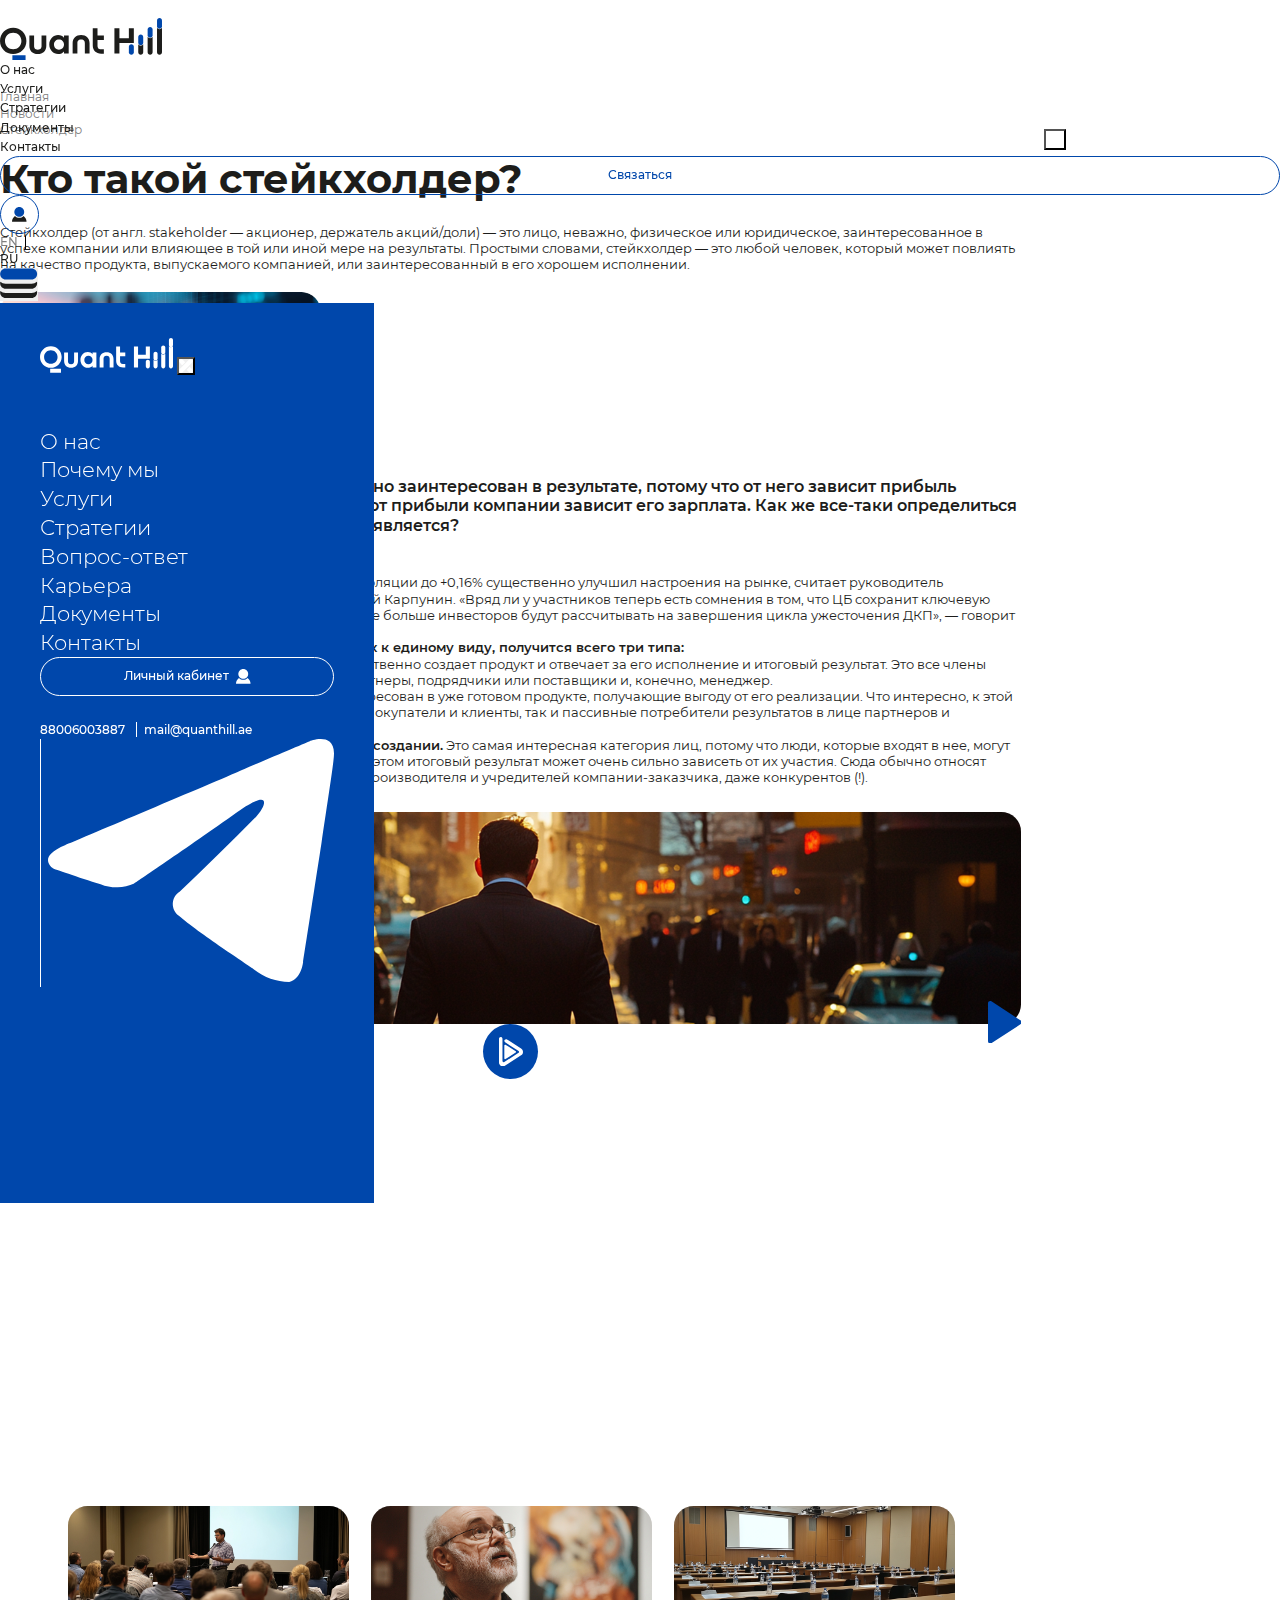
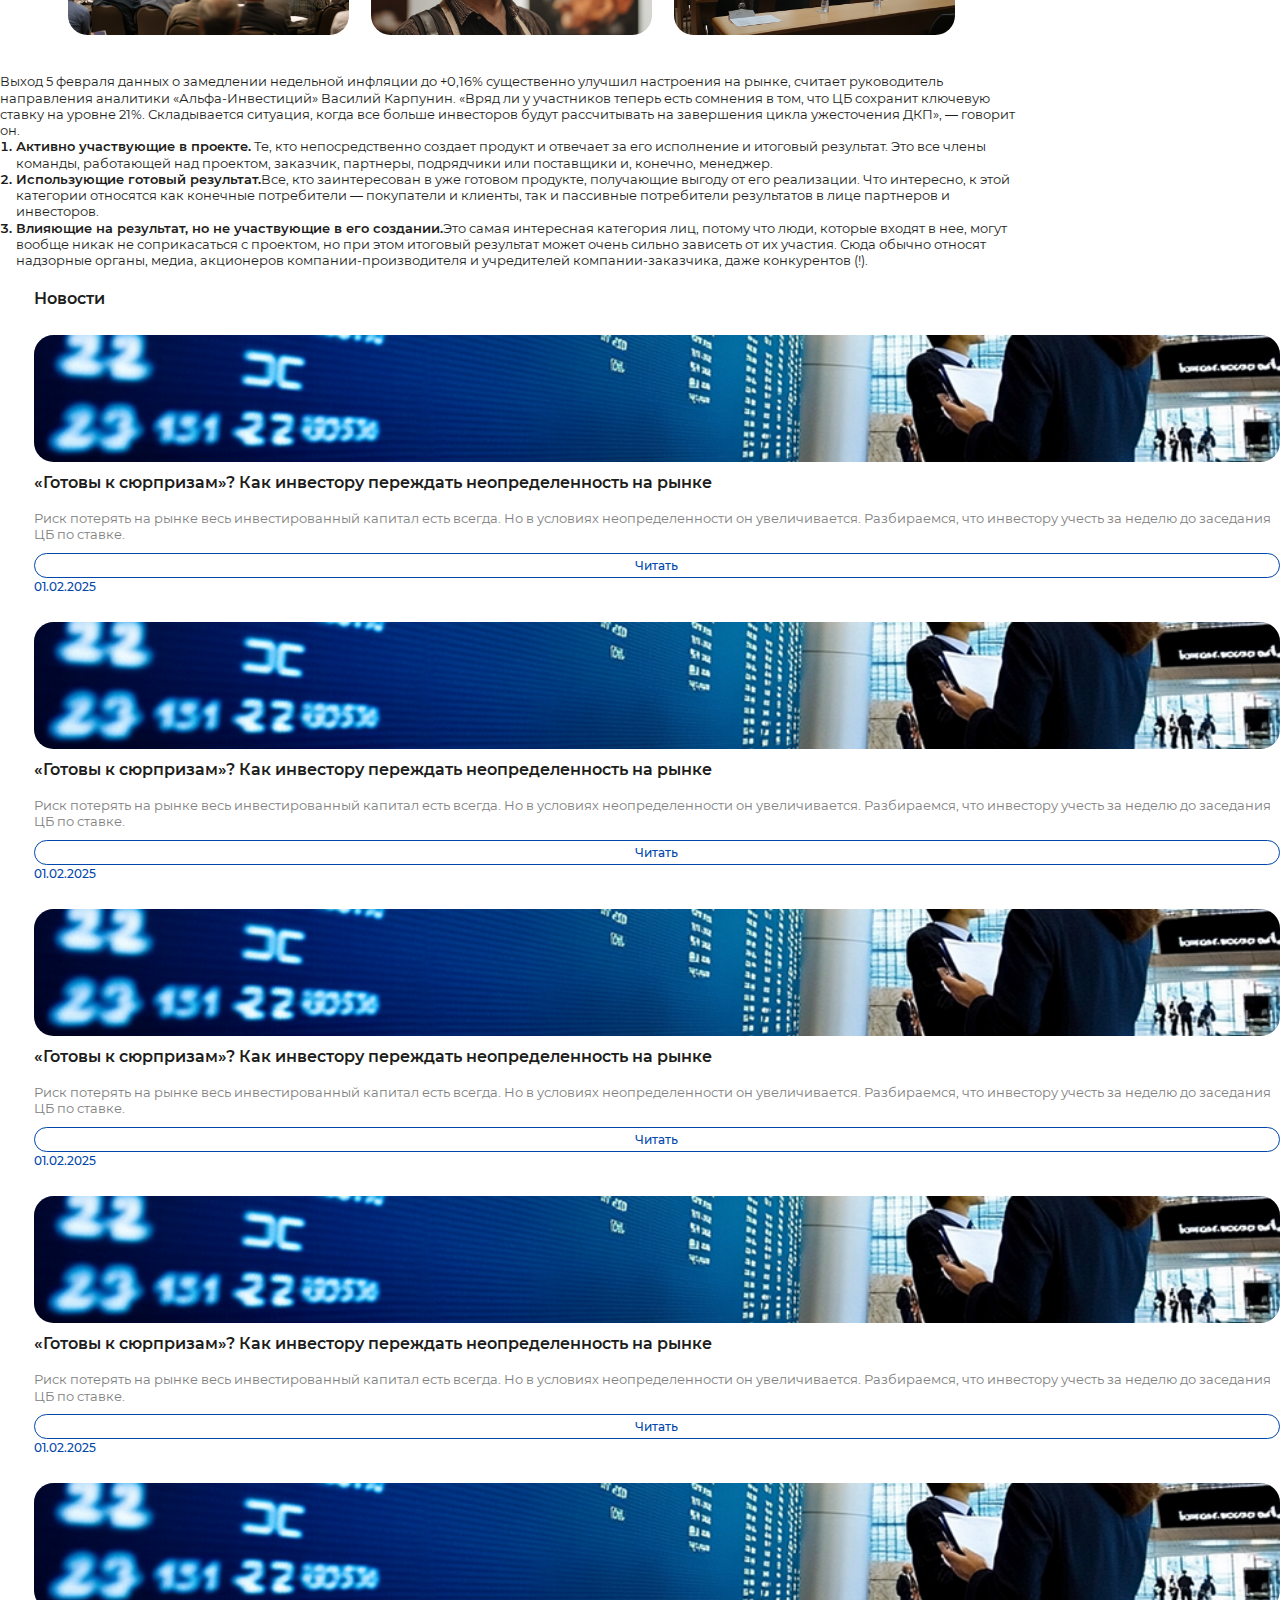
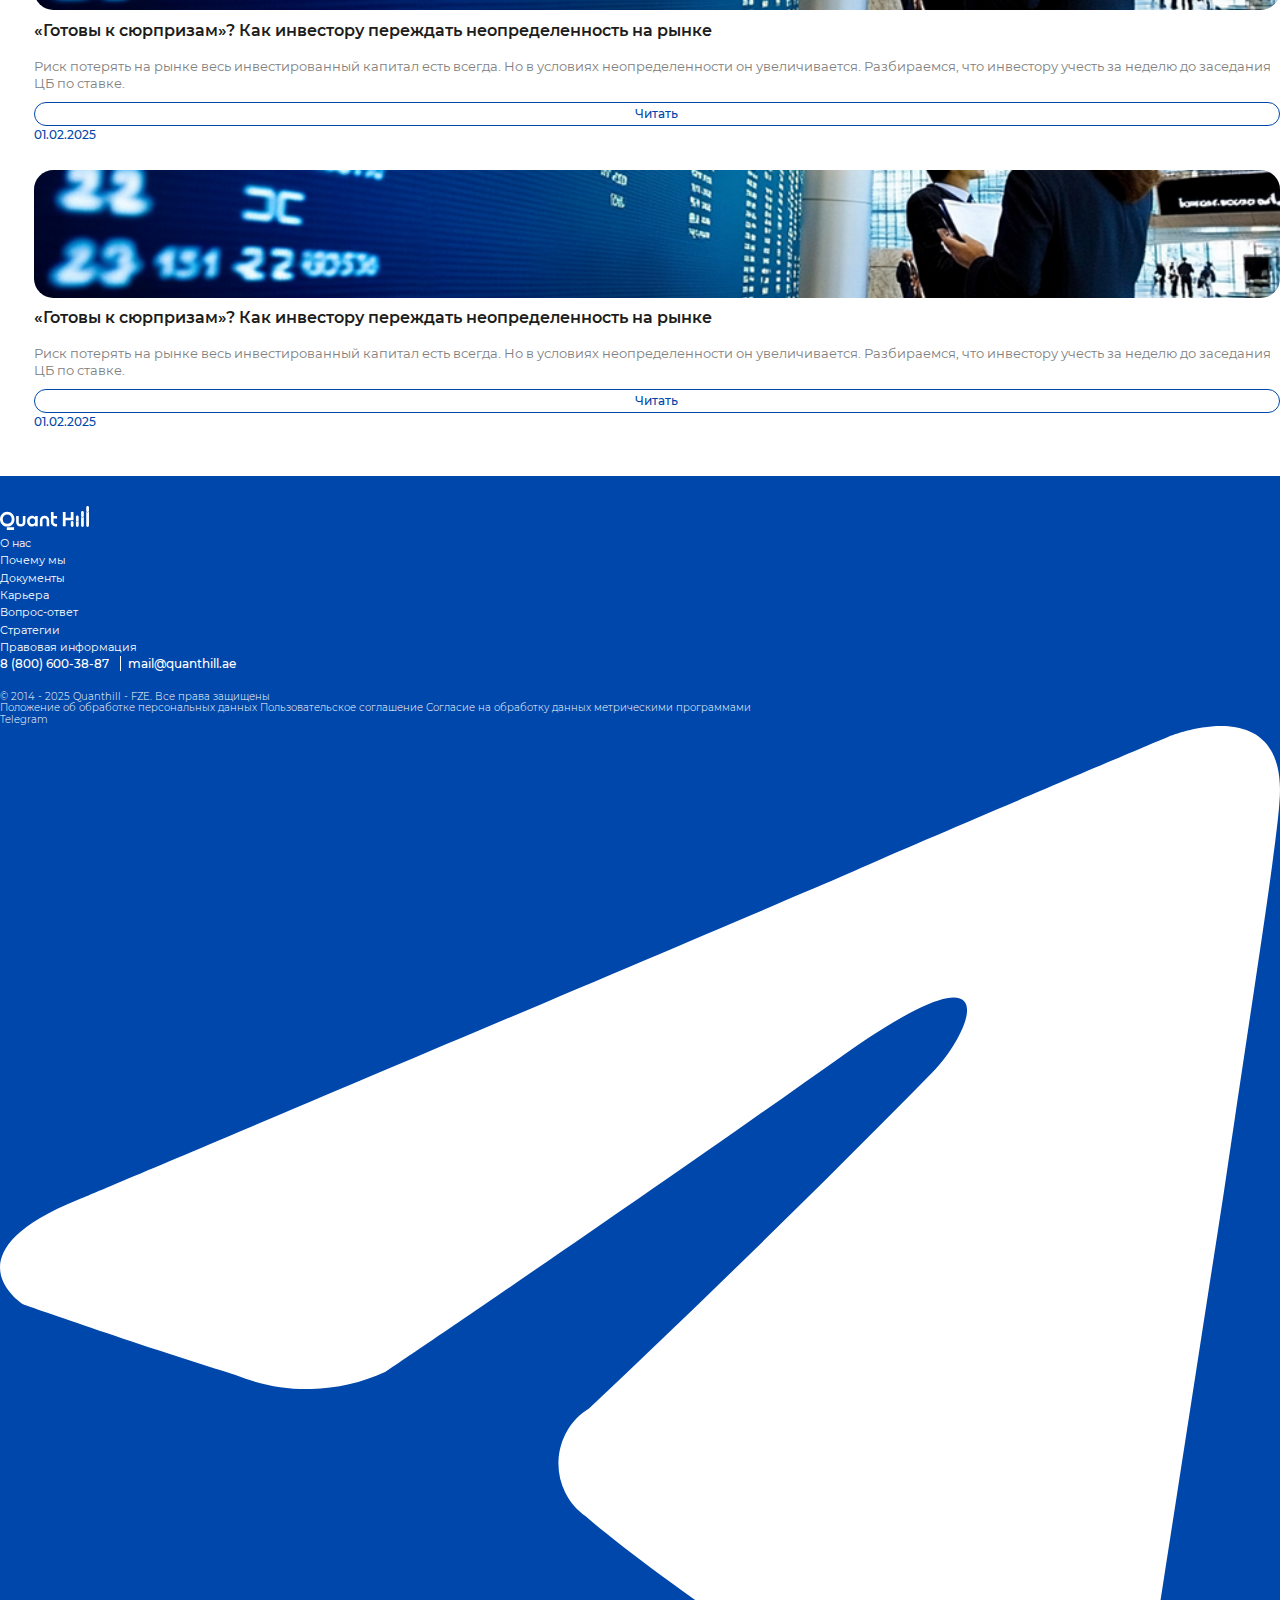
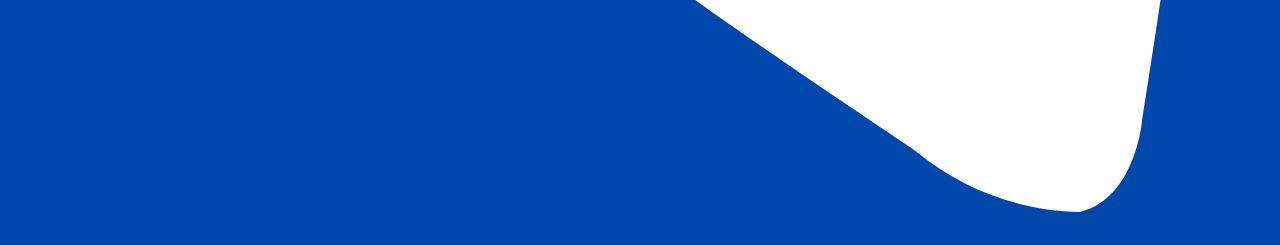
<file: term.html>
<!DOCTYPE html>
<html lang="ru">

<head>
	<meta charset="UTF-8">
	<meta name="viewport" content="width=device-width, initial-scale=1.0">
	<meta name="format-detection" content="telephone=no">
	<title>Document</title>
	<link href="https://cdn.jsdelivr.net/npm/bootstrap@5.3.0/dist/css/bootstrap.min.css" rel="stylesheet"
		integrity="sha384-9ndCyUaIbzAi2FUVXJi0CjmCapSmO7SnpJef0486qhLnuZ2cdeRhO02iuK6FUUVM" crossorigin="anonymous">
	<link rel="stylesheet" href="https://cdn.jsdelivr.net/npm/@fancyapps/ui/dist/fancybox.css" />
	<link rel="stylesheet" href="css/style.css">
</head>

<body>

	<div class="cursor-dot"></div>
	<div class="cursor-dot-outline"></div>

	<nav class="navbar" id="header">
		<div class="container">
			<div class="w-100 d-flex justify-content-between align-items-center">
				<div class="navbar__left">
					<a class="navbar-brand" href="#">
						<img src="img/header/logo.svg" alt="лого quanthill">
					</a>
				</div>
				<ul class="navbar-nav d-none d-lg-flex">
					<li class="nav-item">
						<a class="nav-link" href="#">О нас</a>
					</li>
					<li class="nav-item">
						<a class="nav-link" href="#">Услуги</a>
					</li>
					<li class="nav-item">
						<a class="nav-link" href="#">Стратегии</a>
					</li>
					<li class="nav-item">
						<a class="nav-link" href="#">Документы</a>
					</li>
					<li class="nav-item">
						<a class="nav-link" href="#">Контакты</a>
					</li>
				</ul>
				<div class="navbar__right d-flex align-items-center">
					<div class="navbar__links d-flex align-items-center">
						<a href="#" class="btn-1 navbar__btn">Связаться</a>
						<a href="#" class="navbar__lk d-none d-sm-flex">
							<svg width="23" height="23" viewBox="0 0 23 23" fill="none" xmlns="http://www.w3.org/2000/svg">
								<path
									d="M0 22.5033H22.1244C22.1244 18.852 20.3578 15.6141 17.6267 13.6014C15.988 15.368 13.6506 16.4801 11.0573 16.4801C8.46397 16.4801 6.13146 15.368 4.48787 13.6014C1.76661 15.6141 0 18.852 0 22.5033Z"
									fill="#1D1D1B" />
								<path
									d="M11.062 14.9989C15.2038 14.9989 18.5614 11.6413 18.5614 7.49947C18.5614 3.35763 15.2038 0 11.062 0C6.92013 0 3.5625 3.35763 3.5625 7.49947C3.5625 11.6413 6.92013 14.9989 11.062 14.9989Z"
									fill="#0047AB" />
							</svg>
						</a>
					</div>
					<div class="navbar__lang d-none d-lg-flex align-items-center">
						<a href="#" class="active">EN</a>
						<a href="#">RU</a>
					</div>
					<button class="navbar-toggler" type="button" data-bs-toggle="offcanvas" data-bs-target="#offcanvasNavbar"
						aria-controls="offcanvasNavbar">
						<span class="navbar-toggler-icon">
							<svg width="38" height="30" viewBox="0 0 38 30" fill="none" xmlns="http://www.w3.org/2000/svg">
								<path
									d="M31.6165 24.8976H5.63251C3.62209 24.8976 1.77691 24.1677 0.344832 22.9698C0.220902 23.4379 0.124512 23.9199 0.124512 24.4156C0.124512 27.4588 2.58934 29.9236 5.63251 29.9236H31.6165C34.6597 29.9236 37.1245 27.4588 37.1245 24.4156C37.1245 23.9061 37.0281 23.4242 36.9042 22.9698C35.4721 24.1677 33.6269 24.8976 31.6165 24.8976Z"
									fill="#1D1D1B" />
								<path
									d="M5.63251 20.7666H31.6165C34.6597 20.7666 37.1245 18.3017 37.1245 15.2586C37.1245 14.7491 37.0281 14.2671 36.9042 13.8127C35.4721 15.0107 33.6269 15.7405 31.6165 15.7405H5.63251C3.62209 15.7405 1.77691 15.0107 0.344832 13.8127C0.220902 14.2809 0.124512 14.7628 0.124512 15.2586C0.124512 18.3017 2.58934 20.7666 5.63251 20.7666Z"
									fill="#1D1D1B" />
								<path
									d="M5.63251 11.5957H31.6165C34.6597 11.5957 37.1245 9.1309 37.1245 6.08773C37.1245 3.04456 34.6597 0.579727 31.6165 0.579727H5.63251C2.58934 0.579727 0.124512 3.04456 0.124512 6.08773C0.124512 9.1309 2.58934 11.5957 5.63251 11.5957Z"
									fill="#0047AB" />
							</svg>
						</span>
					</button>
					<div class="offcanvas offcanvas-end" tabindex="-1" id="offcanvasNavbar"
						aria-labelledby="offcanvasNavbarLabel">
						<div class="offcanvas-header d-flex justify-content-sm-end justify-content-between">
							<a href="#" class="offcanvas__logo d-sm-none">
								<img src="img/header/logo-light.svg" alt="logo">
							</a>
							<button type="button" class="btn-close" data-bs-dismiss="offcanvas" aria-label="Закрыть">
								<svg width="26" height="26" viewBox="0 0 26 26" fill="none" xmlns="http://www.w3.org/2000/svg">
									<path
										d="M20.08 14.42L14.42 20.08L19.18 24.84C20.74 26.4 23.27 26.4 24.84 24.84C26.4 23.28 26.4 20.75 24.84 19.18L20.08 14.42Z"
										fill="white" />
									<path
										d="M5.93 11.59L11.59 5.93L6.83 1.17C5.27 -0.39 2.73 -0.39 1.17 1.17C-0.39 2.73 -0.39 5.27 1.17 6.83L5.93 11.59Z"
										fill="white" />
									<path
										d="M24.84 1.17C23.28 -0.39 20.75 -0.39 19.18 1.17L1.17 19.18C-0.39 20.74 -0.39 23.27 1.17 24.84C2.73 26.4 5.26 26.4 6.83 24.84L24.84 6.83C26.4 5.27 26.4 2.74 24.84 1.17Z"
										fill="white" />
								</svg>
							</button>
						</div>
						<div class="offcanvas-body d-flex flex-column justify-content-between align-items-start main-navigation">
							<ul class="navbar-nav">
								<li class="nav-item">
									<a class="nav-link" href="#">О нас</a>
								</li>
								<li class="nav-item">
									<a class="nav-link" href="#">Почему мы</a>
								</li>
								<li class="nav-item">
									<a class="nav-link" href="#">Услуги</a>
								</li>
								<li class="nav-item">
									<a class="nav-link" href="#">Стратегии</a>
								</li>
								<li class="nav-item">
									<a class="nav-link" href="#">Вопрос-ответ</a>
								</li>
								<li class="nav-item">
									<a class="nav-link" href="#">Карьера</a>
								</li>
								<li class="nav-item">
									<a class="nav-link" href="#">Документы</a>
								</li>
								<li class="nav-item">
									<a class="nav-link" href="#">Контакты</a>
								</li>
							</ul>
							<div class="offcanvas__group d-flex flex-column align-items-start">
								<a href="#" class="btn-1 navbar__btn">
									<span>Личный кабинет</span>
									<svg width="23" height="23" viewBox="0 0 23 23" fill="none" xmlns="http://www.w3.org/2000/svg">
										<path
											d="M0 22.5033H22.1244C22.1244 18.852 20.3578 15.614 17.6267 13.6014C15.988 15.368 13.6506 16.4801 11.0573 16.4801C8.46397 16.4801 6.13146 15.368 4.48787 13.6014C1.76661 15.614 0 18.852 0 22.5033Z"
											fill="white" />
										<path
											d="M11.0622 14.9989C15.2041 14.9989 18.5617 11.6413 18.5617 7.49947C18.5617 3.35763 15.2041 0 11.0622 0C6.92037 0 3.56274 3.35763 3.56274 7.49947C3.56274 11.6413 6.92037 14.9989 11.0622 14.9989Z"
											fill="white" />
									</svg>
								</a>
								<div class="navbar__contacts d-flex align-items-sm-center flex-column flex-sm-row align-items-start">
									<a href="tel:88006003887" class="navbar__phone">88006003887</a>
									<a href="mailto:mail@quanthill.ae" class="navbar__mail">mail@quanthill.ae</a>
									<a href="#" target="_blank" rel="nofollow" class="navbar__social">
										<img src="img/header/tg.svg" alt="телеграм">
									</a>
								</div>
							</div>
						</div>
					</div>
				</div>
			</div>
		</div>
	</nav>

	<main class="term-page">

		<div class="breadcrumbs">
			<div class="container">
				<nav aria-label="breadcrumb" style="--bs-breadcrumb-divider: '-';">
					<ol class="breadcrumb">
						<li class="breadcrumb-item"><a href="#">Главная</a></li>
						<li class="breadcrumb-item"><a href="#">Новости</a></li>
						<li class="breadcrumb-item active" aria-current="page">Стейкхолдер</li>
					</ol>
				</nav>
			</div>
		</div>


		<section class="term">
			<div class="container">
				<div class="row">
					<div class="col-12">
						<div class="term-main content-main d-flex flex-lg-row flex-column">
							<div class="content">
								<h1>Кто такой стейкхолдер?</h1>

								<div class="block">
									<div>
										<p>Стейкхолдер (от англ. stakeholder — акционер, держатель акций/доли) — это лицо, неважно,
											физическое или юридическое, заинтересованное в успехе компании или влияющее в той или иной мере на
											результаты. Простыми словами, стейкхолдер — это любой человек, который может повлиять на качество
											продукта, выпускаемого компанией, или заинтересованный в его хорошем исполнении. </p>
									</div>
									<div class="term__group d-flex align-items-lg-center flex-lg-row flex-column">
										<div class="term__image">
											<img src="img/news-detailed/image.jpg" alt="фото">
										</div>
										<div>
											<p><strong>Однако, например, руководитель изначально заинтересован в результате, потому что от
													него
													зависит прибыль компании, а офис-менеджер — потому что от прибыли компании зависит его
													зарплата.
													Как же все-таки определиться с тем, кто — стейкхолдер, а кто точно им не является?</strong>
											</p>
										</div>
									</div>
								</div>

								<div class="block">
									<div class="mb-4">
										<p><strong>Типы и примеры стейкхолдеров</strong></p>
									</div>
									<div class="mb-4">
										<p>Выход 5 февраля данных о замедлении недельной инфляции до +0,16% существенно улучшил настроения
											на рынке, считает руководитель направления аналитики «Альфа-Инвестиций» Василий Карпунин. «Вряд
											ли
											у участников теперь есть сомнения в том, что ЦБ сохранит ключевую ставку на уровне 21%.
											Складывается ситуация, когда все больше инвесторов будут рассчитывать на завершения цикла
											ужесточения ДКП», — говорит он.</p>
									</div>
									<div class="term__h4 mb-4">
										<div>
											<p><strong>Есть несколько классификаций, но если привести их к единому виду, получится всего три
													типа:</strong></p>
										</div>
									</div>
									<div>
										<ol>
											<li><strong>Активно участвующие в проекте.</strong> Те, кто непосредственно создает продукт и
												отвечает за его исполнение и итоговый результат. Это все члены команды, работающей над проектом,
												заказчик, партнеры, подрядчики или поставщики и, конечно, менеджер.</li>
											<li><strong>Использующие готовый результат.</strong> Все, кто заинтересован в уже готовом
												продукте,
												получающие выгоду от его реализации. Что интересно, к этой категории относятся как конечные
												потребители — покупатели и клиенты, так и пассивные потребители результатов в лице партнеров и
												инвесторов. </li>
											<li><strong>Влияющие на результат, но не участвующие в его создании.</strong> Это самая интересная
												категория лиц, потому что люди, которые входят в нее, могут вообще никак не соприкасаться с
												проектом, но при этом итоговый результат может очень сильно зависеть от их участия. Сюда обычно
												относят надзорные органы, медиа, акционеров компании-производителя и учредителей
												компании-заказчика, даже конкурентов (!).</li>
										</ol>
									</div>
									<div>
										<div class="news-detailed__video position-relative" data-bs-toggle="modal"
											data-bs-target="#videoModal"
											data-video-url="https://www.youtube.com/embed/uCNWuSbPnt4?si=89TnSJvai0oxr3Fi">
											<div class="news-detailed__box box">
												<img src="img/news-detailed/video.jpg" alt="обложка">
											</div>
											<div class="news-detailed__play position-absolute">
												<svg width="36" height="44" viewBox="0 0 36 44" fill="none" xmlns="http://www.w3.org/2000/svg">
													<path
														d="M33.1288 17.166L12.0012 3.65741C10.2708 2.55354 7.99612 3.7816 7.99612 5.80996C7.99612 6.67926 8.44268 7.49336 9.18228 7.96251L29.3889 20.8778C30.4495 21.5539 30.4495 23.0993 29.3889 23.7892L7.88448 37.5324C6.72623 38.2775 5.20516 37.4496 5.20516 36.0836V2.58114C5.20516 1.71184 4.7586 0.897739 4.01899 0.414796C2.27464 -0.689074 0 0.538981 0 2.58114V38.3603C0 42.8172 4.99583 45.5079 8.79155 43.0932L33.1427 27.5424C36.9524 25.1139 36.9524 19.5945 33.1427 17.166H33.1288Z"
														fill="white" />
													<path
														d="M9.76836 33.0341L25.1047 23.251C25.7746 22.8233 25.7746 21.8712 25.1047 21.4435L9.76836 11.6328C9.00084 11.1499 7.9961 11.688 7.9961 12.5849V32.0682C7.9961 32.9651 9.00084 33.517 9.76836 33.0203V33.0341Z"
														fill="white" />
												</svg>
											</div>
										</div>
										<!-- Модальное окно -->
										<div class="modal modal-video fade" id="videoModal" tabindex="-1"
											aria-labelledby="exampleModalLabel" aria-hidden="true">
											<div class="modal-dialog modal-dialog-centered">
												<div class="modal-content">
													<button type="button" class="btn-close" data-bs-dismiss="modal" aria-label="Закрыть"></button>
													<iframe id="videoIframe" src="" title="YouTube video player" frameborder="0"
														allow="accelerometer; autoplay; clipboard-write; encrypted-media; gyroscope; picture-in-picture; web-share"
														referrerpolicy="strict-origin-when-cross-origin" allowfullscreen></iframe>
												</div>
											</div>
										</div>
									</div>
									<div class="position-relative">
										<button class="slick-prev slick-arrow news-detailed__slider-prev" aria-label="Previous"
											type="button">
											<svg width="50" height="63" viewBox="0 0 50 63" fill="none" xmlns="http://www.w3.org/2000/svg">
												<path
													d="M44.9683 0.502002L1.42631 28.8314C-0.475436 30.0701 -0.475436 32.8271 1.42631 34.0658L44.9683 62.4751C47.1474 63.8736 50 62.3153 50 59.7181L50 3.29899C50 0.70179 47.1474 -0.896487 44.9683 0.54196V0.502002Z"
													fill="#0047AB" />
											</svg>
										</button>
										<div class="news-detailed__slider">
											<a href="img/news-detailed/slide-1.jpg" class="news-detailed__slide" data-fancybox="images">
												<img src="img/news-detailed/slide-1.jpg" alt="фото">
											</a>
											<a href="img/news-detailed/slide-2.jpg" class="news-detailed__slide" data-fancybox="images">
												<img src="img/news-detailed/slide-2.jpg" alt="фото">
											</a>
											<a href="img/news-detailed/slide-3.jpg" class="news-detailed__slide" data-fancybox="images">
												<img src="img/news-detailed/slide-3.jpg" alt="фото">
											</a>
											<a href="img/news-detailed/slide-1.jpg" class="news-detailed__slide" data-fancybox="images">
												<img src="img/news-detailed/slide-1.jpg" alt="фото">
											</a>
											<a href="img/news-detailed/slide-2.jpg" class="news-detailed__slide" data-fancybox="images">
												<img src="img/news-detailed/slide-2.jpg" alt="фото">
											</a>
											<a href="img/news-detailed/slide-3.jpg" class="news-detailed__slide" data-fancybox="images">
												<img src="img/news-detailed/slide-3.jpg" alt="фото">
											</a>
										</div>
										<button class="slick-next slick-arrow news-detailed__slider-next" aria-label="Next" type="button">
											<svg width="50" height="63" viewBox="0 0 50 63" fill="none" xmlns="http://www.w3.org/2000/svg">
												<path
													d="M5.0317 62.498L48.5737 34.1686C50.4754 32.9299 50.4754 30.1729 48.5737 28.9342L5.0317 0.524918C2.85261 -0.873572 0 0.684745 0 3.28194V59.701C0 62.2982 2.85261 63.8965 5.0317 62.458V62.498Z"
													fill="#0047AB" />
											</svg>
										</button>
									</div>
									<div class="mb-4">
										<p>Выход 5 февраля данных о замедлении недельной инфляции до +0,16% существенно улучшил настроения
											на рынке, считает руководитель направления аналитики «Альфа-Инвестиций» Василий Карпунин. «Вряд ли
											у участников теперь есть сомнения в том, что ЦБ сохранит ключевую ставку на уровне 21%.
											Складывается ситуация, когда все больше инвесторов будут рассчитывать на завершения цикла
											ужесточения ДКП», — говорит он.
										</p>
									</div>
									<div>
										<ol>
											<li><strong>Активно участвующие в проекте.</strong> Те, кто непосредственно создает продукт и
												отвечает за его исполнение и итоговый результат. Это все члены команды, работающей над проектом,
												заказчик, партнеры, подрядчики или поставщики и, конечно, менеджер.</li>
											<li><strong>Использующие готовый результат.</strong>Все, кто заинтересован в уже готовом продукте,
												получающие выгоду от его реализации. Что интересно, к этой категории относятся как конечные
												потребители — покупатели и клиенты, так и пассивные потребители результатов в лице партнеров и
												инвесторов. </li>
											<li><strong>Влияющие на результат, но не участвующие в его создании.</strong>Это самая интересная
												категория лиц, потому что люди, которые входят в нее, могут вообще никак не соприкасаться с
												проектом, но при этом итоговый результат может очень сильно зависеть от их участия. Сюда обычно
												относят надзорные органы, медиа, акционеров компании-производителя и учредителей
												компании-заказчика, даже конкурентов (!).</li>
										</ol>
									</div>
								</div>

							</div>
							<!--  -->
							<div class="news-sidebar">
								<h2 class="more-news__title">Новости</h2>
								<div class="more-news__items">
									<div class="news-item">
										<a href="" class="news-item__link link"></a>
										<div class="news-item__image box"><img src="img/news/image-1.jpg" alt="фото"></div>
										<div class="news-item__content">
											<p class="name news-item__name">«Готовы к сюрпризам»? Как инвестору переждать неопределенность
												на
												рынке
											</p>
											<div class="news-item__text text">
												<p>Риск потерять на рынке весь инвестированный капитал есть всегда. Но в условиях
													неопределенности
													он
													увеличивается. Разбираемся, что инвестору учесть за неделю до заседания ЦБ по ставке.</p>
											</div>
											<div class="news-item__bottom d-flex justify-content-between align-items-end">
												<a href="" class="btn-1 news-item__read">Читать</a>
												<time datetime="" class="news-item__date">01.02.2025</time>
											</div>
										</div>
									</div>
									<div class="news-item">
										<a href="" class="news-item__link link"></a>
										<div class="news-item__image box"><img src="img/news/image-1.jpg" alt="фото"></div>
										<div class="news-item__content">
											<p class="name news-item__name">«Готовы к сюрпризам»? Как инвестору переждать неопределенность
												на
												рынке
											</p>
											<div class="news-item__text text">
												<p>Риск потерять на рынке весь инвестированный капитал есть всегда. Но в условиях
													неопределенности
													он
													увеличивается. Разбираемся, что инвестору учесть за неделю до заседания ЦБ по ставке.</p>
											</div>
											<div class="news-item__bottom d-flex justify-content-between align-items-end">
												<a href="" class="btn-1 news-item__read">Читать</a>
												<time datetime="" class="news-item__date">01.02.2025</time>
											</div>
										</div>
									</div>
									<div class="news-item">
										<a href="" class="news-item__link link"></a>
										<div class="news-item__image box"><img src="img/news/image-1.jpg" alt="фото"></div>
										<div class="news-item__content">
											<p class="name news-item__name">«Готовы к сюрпризам»? Как инвестору переждать неопределенность
												на
												рынке
											</p>
											<div class="news-item__text text">
												<p>Риск потерять на рынке весь инвестированный капитал есть всегда. Но в условиях
													неопределенности
													он
													увеличивается. Разбираемся, что инвестору учесть за неделю до заседания ЦБ по ставке.</p>
											</div>
											<div class="news-item__bottom d-flex justify-content-between align-items-end">
												<a href="" class="btn-1 news-item__read">Читать</a>
												<time datetime="" class="news-item__date">01.02.2025</time>
											</div>
										</div>
									</div>
									<div class="news-item">
										<a href="" class="news-item__link link"></a>
										<div class="news-item__image box"><img src="img/news/image-1.jpg" alt="фото"></div>
										<div class="news-item__content">
											<p class="name news-item__name">«Готовы к сюрпризам»? Как инвестору переждать неопределенность
												на
												рынке
											</p>
											<div class="news-item__text text">
												<p>Риск потерять на рынке весь инвестированный капитал есть всегда. Но в условиях
													неопределенности
													он
													увеличивается. Разбираемся, что инвестору учесть за неделю до заседания ЦБ по ставке.</p>
											</div>
											<div class="news-item__bottom d-flex justify-content-between align-items-end">
												<a href="" class="btn-1 news-item__read">Читать</a>
												<time datetime="" class="news-item__date">01.02.2025</time>
											</div>
										</div>
									</div>
									<div class="news-item">
										<a href="" class="news-item__link link"></a>
										<div class="news-item__image box"><img src="img/news/image-1.jpg" alt="фото"></div>
										<div class="news-item__content">
											<p class="name news-item__name">«Готовы к сюрпризам»? Как инвестору переждать неопределенность
												на
												рынке
											</p>
											<div class="news-item__text text">
												<p>Риск потерять на рынке весь инвестированный капитал есть всегда. Но в условиях
													неопределенности
													он
													увеличивается. Разбираемся, что инвестору учесть за неделю до заседания ЦБ по ставке.</p>
											</div>
											<div class="news-item__bottom d-flex justify-content-between align-items-end">
												<a href="" class="btn-1 news-item__read">Читать</a>
												<time datetime="" class="news-item__date">01.02.2025</time>
											</div>
										</div>
									</div>
									<div class="news-item">
										<a href="" class="news-item__link link"></a>
										<div class="news-item__image box"><img src="img/news/image-1.jpg" alt="фото"></div>
										<div class="news-item__content">
											<p class="name news-item__name">«Готовы к сюрпризам»? Как инвестору переждать неопределенность
												на
												рынке
											</p>
											<div class="news-item__text text">
												<p>Риск потерять на рынке весь инвестированный капитал есть всегда. Но в условиях
													неопределенности
													он
													увеличивается. Разбираемся, что инвестору учесть за неделю до заседания ЦБ по ставке.</p>
											</div>
											<div class="news-item__bottom d-flex justify-content-between align-items-end">
												<a href="" class="btn-1 news-item__read">Читать</a>
												<time datetime="" class="news-item__date">01.02.2025</time>
											</div>
										</div>
									</div>
								</div>
							</div>
						</div>
					</div>
				</div>
		</section>

	</main>

	<footer class="footer">
		<div class="footer-top">
			<div class="container">
				<div class="row">
					<div class="col-12 d-flex justify-content-between align-items-center flex-column flex-sm-row flex-wrap">
						<div class="footer-top__left">
							<a href="#" class="footer-top__logo">
								<img src="img/footer/logo.svg" alt="logo quanthill">
							</a>
						</div>
						<ul class="nav">
							<li class="nav-item">
								<a class="nav-link" href="#">О нас</a>
							</li>
							<li class="nav-item">
								<a class="nav-link" href="#">Почему мы</a>
							</li>
							<li class="nav-item">
								<a class="nav-link" href="#">Документы</a>
							</li>
							<li class="nav-item">
								<a class="nav-link" href="#">Карьера</a>
							</li>
							<li class="nav-item">
								<a class="nav-link" href="#">Вопрос-ответ</a>
							</li>
							<li class="nav-item">
								<a class="nav-link" href="#">Стратегии</a>
							</li>
							<li class="nav-item">
								<a class="nav-link" href="#">Правовая информация</a>
							</li>
						</ul>
						<div class="footer-top__right d-flex align-items-center">
							<div class="footer-top__group d-flex align-items-start">
								<a href="tel:88006003887" class="footer-top__phone">8 (800) 600-38-87</a>
								<a href="mailto:mail@quanthill.ae" class="footer-top__mail">mail@quanthill.ae</a>
							</div>
						</div>
					</div>
				</div>
				<div class="row footer-bottom">
					<div class="col-12 d-flex justify-content-between align-items-center flex-column flex-lg-row">
						<p class="footer-bottom__copyright">© 2014 - 2025 Quanthill - FZE. Все права защищены</p>
						<div class="footer-bottom__links d-flex align-items-center flex-column flex-lg-row">
							<a target="_blank" href="#">Положение об обработке персональных данных</a>
							<a target="_blank" href="#">Пользовательское соглашение</a>
							<a target="_blank" href="#">Согласие на обработку данных метрическими программами</a>
						</div>
						<div class="footer-bottom__right d-flex align-items-center">
							<p class="footer-bottom__legal d-lg-none">Telegram</p>
							<a href="https://t.me/quanthillpublic" target="_blank" rel="nofollow" class="footer-bottom__social">
								<img src="img/header/tg.svg" alt="telegram">
							</a>
						</div>
					</div>
				</div>
			</div>
		</div>
	</footer>

	<script src="https://cdn.jsdelivr.net/npm/bootstrap@5.3.0/dist/js/bootstrap.bundle.min.js"
		integrity="sha384-geWF76RCwLtnZ8qwWowPQNguL3RmwHVBC9FhGdlKrxdiJJigb/j/68SIy3Te4Bkz"
		crossorigin="anonymous"></script>
	<script src="js/jquery-3.7.1.min.js"></script>
	<script src="js/three.min.js"></script>
	<script src="js/vanta.net.min.js"></script>
	<script src="js/slick.min.js"></script>
	<script src="js/select2.min.js"></script>
	<script src="js/phone-masks.js"></script>
	<script src="js/mask.js"></script>
	<script src="js/script.js"></script>

	<!-- липкий сайдбар -->
	<script src="js/theia-sticky-sidebar.min.js"></script>
	<script src="js/ResizeSensor.min.js"></script>
	<script type="text/javascript">
		jQuery(document).ready(function () {
			jQuery('.content, .news-sidebar').theiaStickySidebar({
				additionalMarginTop: 100,
			});
		});
	</script>
	<!-- end -->

	<!-- fancybox -->
	<script src="https://cdn.jsdelivr.net/npm/@fancyapps/ui/dist/fancybox.umd.js"></script>
	<script>
		Fancybox.bind('[data-fancybox="images"]', {
		});
	</script>
	<!-- end -->
</body>

</html>
</file>
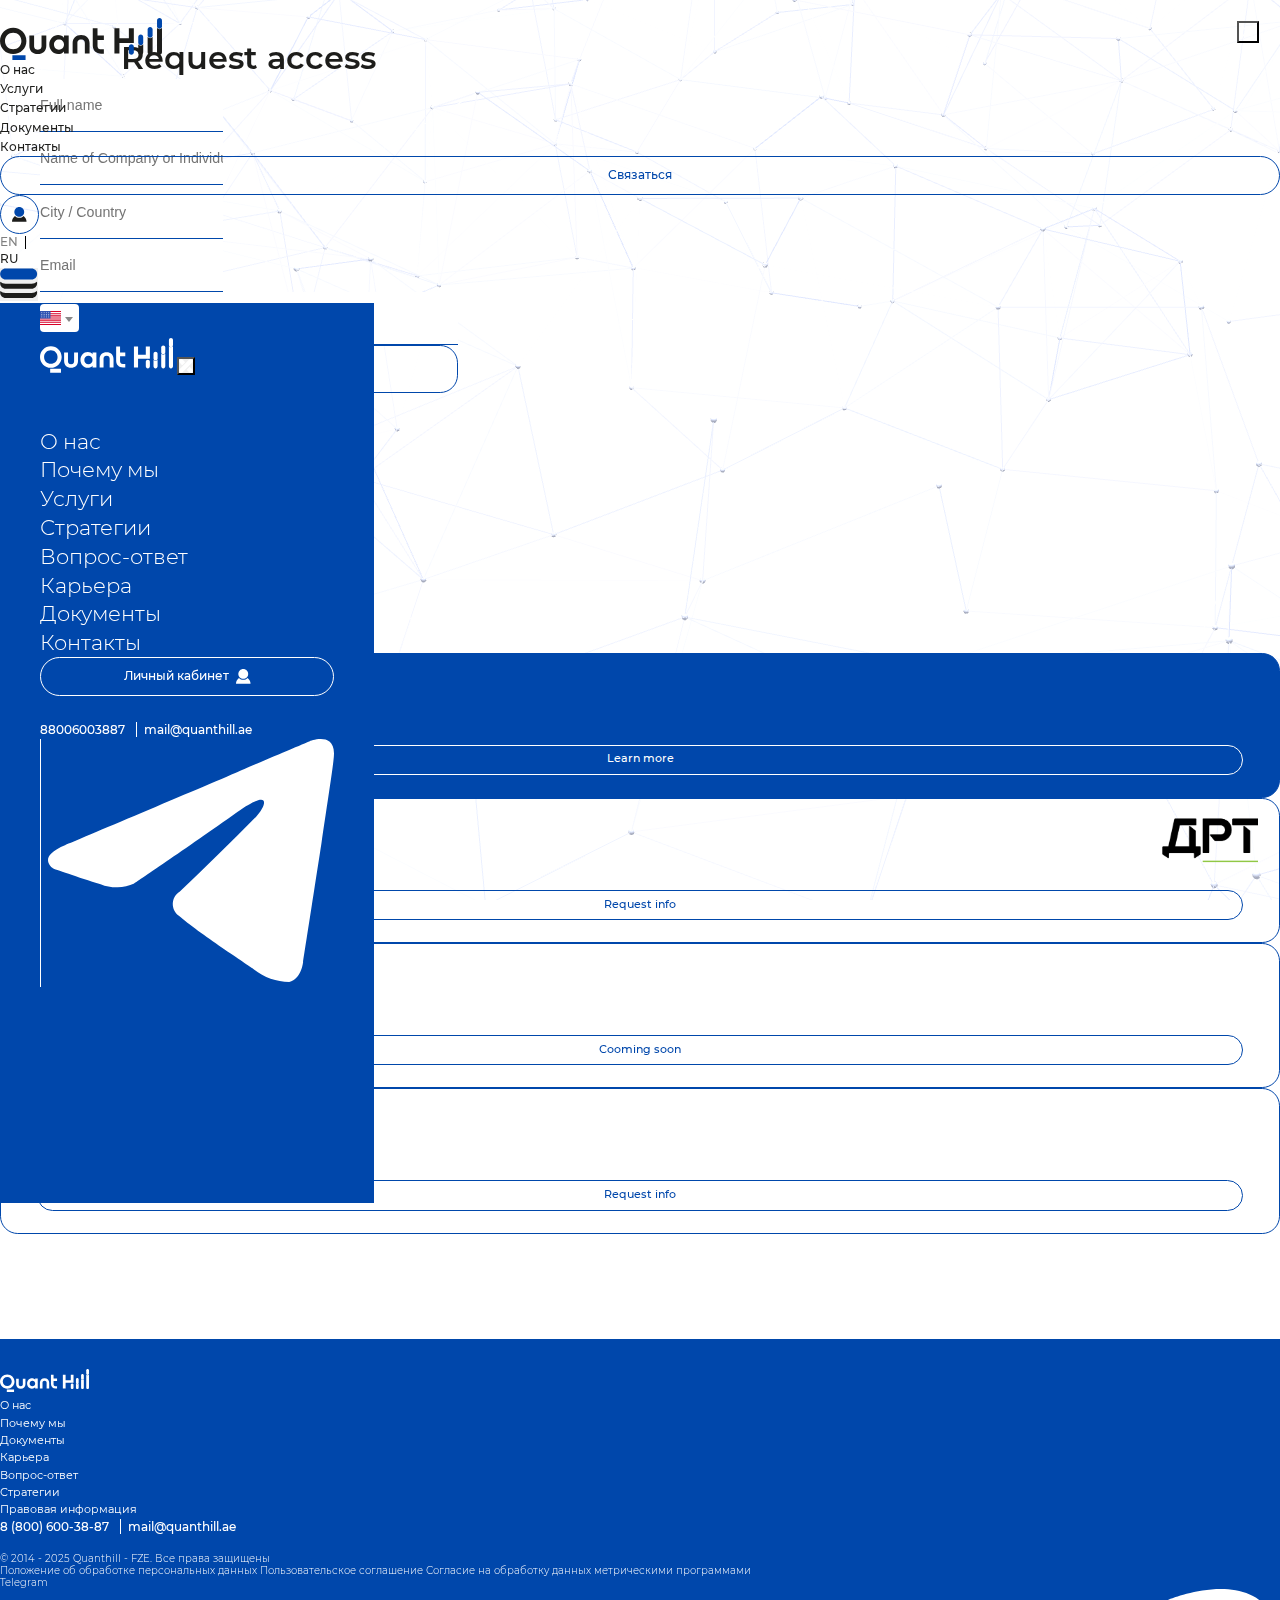
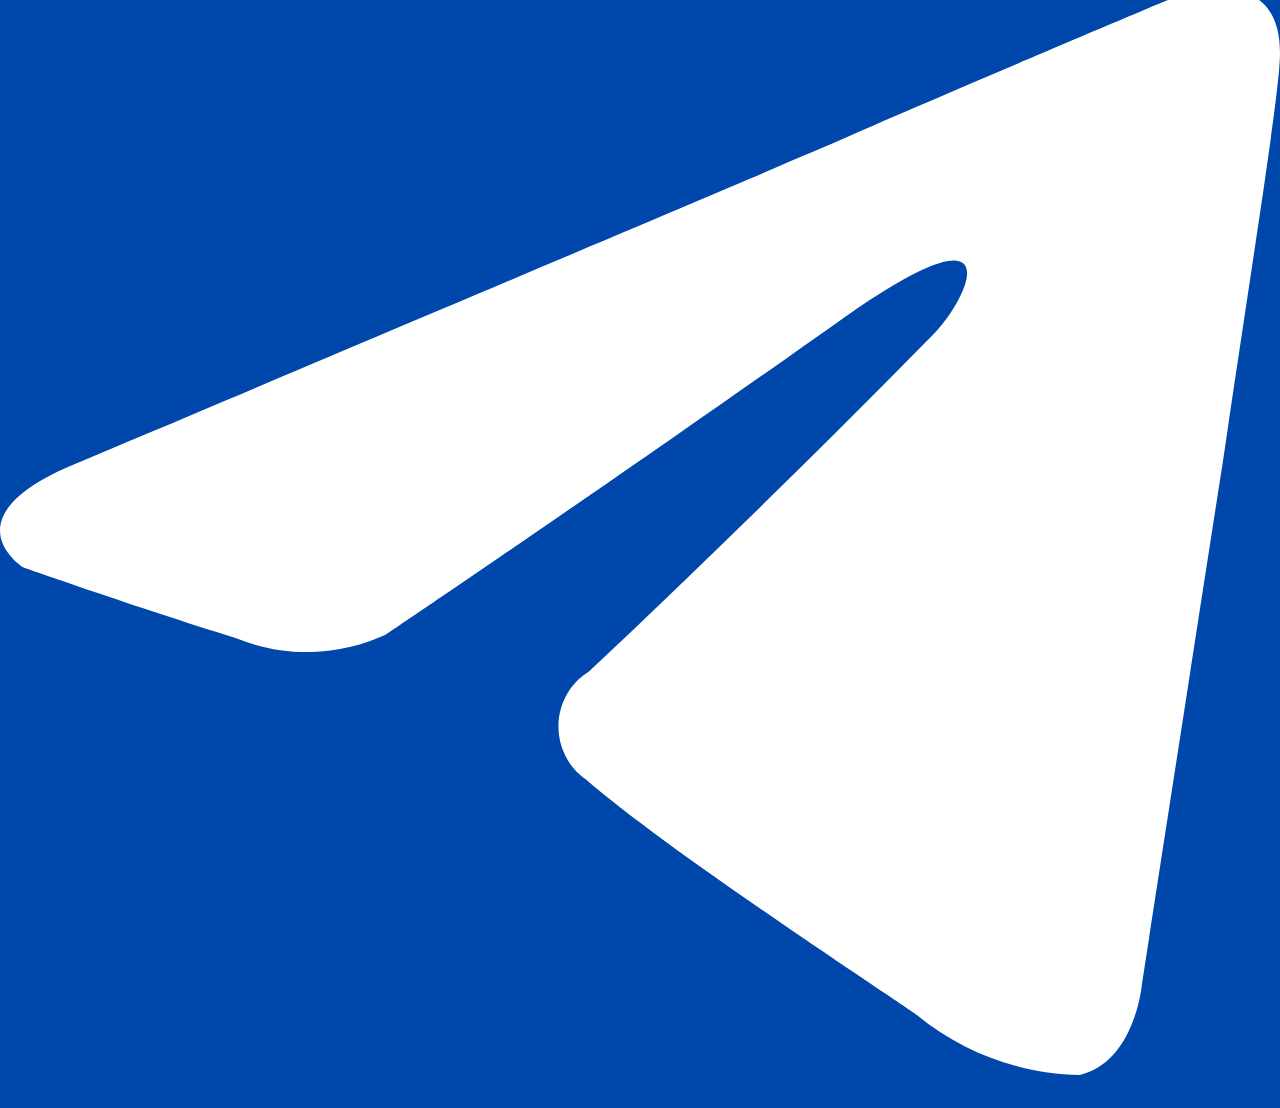
<file: what.html>
<!DOCTYPE html>
<html lang="ru">

<head>
	<meta charset="UTF-8">
	<meta name="viewport" content="width=device-width, initial-scale=1.0">
	<meta name="format-detection" content="telephone=no">
	<title>Document</title>
	<link href="https://cdn.jsdelivr.net/npm/bootstrap@5.3.0/dist/css/bootstrap.min.css" rel="stylesheet"
		integrity="sha384-9ndCyUaIbzAi2FUVXJi0CjmCapSmO7SnpJef0486qhLnuZ2cdeRhO02iuK6FUUVM" crossorigin="anonymous">
	<link rel="stylesheet" href="css/style.css">
</head>

<body>

	<div class="cursor-dot"></div>
	<div class="cursor-dot-outline"></div>

	<nav class="navbar" id="header">
		<div class="container">
			<div class="w-100 d-flex justify-content-between align-items-center">
				<div class="navbar__left">
					<a class="navbar-brand" href="#">
						<img src="img/header/logo.svg" alt="лого quanthill">
					</a>
				</div>
				<ul class="navbar-nav d-none d-lg-flex">
					<li class="nav-item">
						<a class="nav-link" href="#">О нас</a>
					</li>
					<li class="nav-item">
						<a class="nav-link" href="#">Услуги</a>
					</li>
					<li class="nav-item">
						<a class="nav-link" href="#">Стратегии</a>
					</li>
					<li class="nav-item">
						<a class="nav-link" href="#">Документы</a>
					</li>
					<li class="nav-item">
						<a class="nav-link" href="#">Контакты</a>
					</li>
				</ul>
				<div class="navbar__right d-flex align-items-center">
					<div class="navbar__links d-flex align-items-center">
						<a href="#" class="btn-1 navbar__btn">Связаться</a>
						<a href="#" class="navbar__lk d-none d-sm-flex">
							<svg width="23" height="23" viewBox="0 0 23 23" fill="none" xmlns="http://www.w3.org/2000/svg">
								<path
									d="M0 22.5033H22.1244C22.1244 18.852 20.3578 15.6141 17.6267 13.6014C15.988 15.368 13.6506 16.4801 11.0573 16.4801C8.46397 16.4801 6.13146 15.368 4.48787 13.6014C1.76661 15.6141 0 18.852 0 22.5033Z"
									fill="#1D1D1B" />
								<path
									d="M11.062 14.9989C15.2038 14.9989 18.5614 11.6413 18.5614 7.49947C18.5614 3.35763 15.2038 0 11.062 0C6.92013 0 3.5625 3.35763 3.5625 7.49947C3.5625 11.6413 6.92013 14.9989 11.062 14.9989Z"
									fill="#0047AB" />
							</svg>
						</a>
					</div>
					<div class="navbar__lang d-none d-lg-flex align-items-center">
						<a href="#" class="active">EN</a>
						<a href="#">RU</a>
					</div>
					<button class="navbar-toggler" type="button" data-bs-toggle="offcanvas" data-bs-target="#offcanvasNavbar"
						aria-controls="offcanvasNavbar">
						<span class="navbar-toggler-icon">
							<svg width="38" height="30" viewBox="0 0 38 30" fill="none" xmlns="http://www.w3.org/2000/svg">
								<path
									d="M31.6165 24.8976H5.63251C3.62209 24.8976 1.77691 24.1677 0.344832 22.9698C0.220902 23.4379 0.124512 23.9199 0.124512 24.4156C0.124512 27.4588 2.58934 29.9236 5.63251 29.9236H31.6165C34.6597 29.9236 37.1245 27.4588 37.1245 24.4156C37.1245 23.9061 37.0281 23.4242 36.9042 22.9698C35.4721 24.1677 33.6269 24.8976 31.6165 24.8976Z"
									fill="#1D1D1B" />
								<path
									d="M5.63251 20.7666H31.6165C34.6597 20.7666 37.1245 18.3017 37.1245 15.2586C37.1245 14.7491 37.0281 14.2671 36.9042 13.8127C35.4721 15.0107 33.6269 15.7405 31.6165 15.7405H5.63251C3.62209 15.7405 1.77691 15.0107 0.344832 13.8127C0.220902 14.2809 0.124512 14.7628 0.124512 15.2586C0.124512 18.3017 2.58934 20.7666 5.63251 20.7666Z"
									fill="#1D1D1B" />
								<path
									d="M5.63251 11.5957H31.6165C34.6597 11.5957 37.1245 9.1309 37.1245 6.08773C37.1245 3.04456 34.6597 0.579727 31.6165 0.579727H5.63251C2.58934 0.579727 0.124512 3.04456 0.124512 6.08773C0.124512 9.1309 2.58934 11.5957 5.63251 11.5957Z"
									fill="#0047AB" />
							</svg>
						</span>
					</button>
					<div class="offcanvas offcanvas-end" tabindex="-1" id="offcanvasNavbar"
						aria-labelledby="offcanvasNavbarLabel">
						<div class="offcanvas-header d-flex justify-content-sm-end justify-content-between">
							<a href="#" class="offcanvas__logo d-sm-none">
								<img src="img/header/logo-light.svg" alt="logo">
							</a>
							<button type="button" class="btn-close" data-bs-dismiss="offcanvas" aria-label="Закрыть">
								<svg width="26" height="26" viewBox="0 0 26 26" fill="none" xmlns="http://www.w3.org/2000/svg">
									<path
										d="M20.08 14.42L14.42 20.08L19.18 24.84C20.74 26.4 23.27 26.4 24.84 24.84C26.4 23.28 26.4 20.75 24.84 19.18L20.08 14.42Z"
										fill="white" />
									<path
										d="M5.93 11.59L11.59 5.93L6.83 1.17C5.27 -0.39 2.73 -0.39 1.17 1.17C-0.39 2.73 -0.39 5.27 1.17 6.83L5.93 11.59Z"
										fill="white" />
									<path
										d="M24.84 1.17C23.28 -0.39 20.75 -0.39 19.18 1.17L1.17 19.18C-0.39 20.74 -0.39 23.27 1.17 24.84C2.73 26.4 5.26 26.4 6.83 24.84L24.84 6.83C26.4 5.27 26.4 2.74 24.84 1.17Z"
										fill="white" />
								</svg>
							</button>
						</div>
						<div class="offcanvas-body d-flex flex-column justify-content-between align-items-start main-navigation">
							<ul class="navbar-nav">
								<li class="nav-item">
									<a class="nav-link" href="#">О нас</a>
								</li>
								<li class="nav-item">
									<a class="nav-link" href="#">Почему мы</a>
								</li>
								<li class="nav-item">
									<a class="nav-link" href="#">Услуги</a>
								</li>
								<li class="nav-item">
									<a class="nav-link" href="#">Стратегии</a>
								</li>
								<li class="nav-item">
									<a class="nav-link" href="#">Вопрос-ответ</a>
								</li>
								<li class="nav-item">
									<a class="nav-link" href="#">Карьера</a>
								</li>
								<li class="nav-item">
									<a class="nav-link" href="#">Документы</a>
								</li>
								<li class="nav-item">
									<a class="nav-link" href="#">Контакты</a>
								</li>
							</ul>
							<div class="offcanvas__group d-flex flex-column align-items-start">
								<a href="#" class="btn-1 navbar__btn">
									<span>Личный кабинет</span>
									<svg width="23" height="23" viewBox="0 0 23 23" fill="none" xmlns="http://www.w3.org/2000/svg">
										<path
											d="M0 22.5033H22.1244C22.1244 18.852 20.3578 15.614 17.6267 13.6014C15.988 15.368 13.6506 16.4801 11.0573 16.4801C8.46397 16.4801 6.13146 15.368 4.48787 13.6014C1.76661 15.614 0 18.852 0 22.5033Z"
											fill="white" />
										<path
											d="M11.0622 14.9989C15.2041 14.9989 18.5617 11.6413 18.5617 7.49947C18.5617 3.35763 15.2041 0 11.0622 0C6.92037 0 3.56274 3.35763 3.56274 7.49947C3.56274 11.6413 6.92037 14.9989 11.0622 14.9989Z"
											fill="white" />
									</svg>
								</a>
								<div class="navbar__contacts d-flex align-items-sm-center flex-column flex-sm-row align-items-start">
									<a href="tel:88006003887" class="navbar__phone">88006003887</a>
									<a href="mailto:mail@quanthill.ae" class="navbar__mail">mail@quanthill.ae</a>
									<a href="#" target="_blank" rel="nofollow" class="navbar__social">
										<img src="img/header/tg.svg" alt="телеграм">
									</a>
								</div>
							</div>
						</div>
					</div>
				</div>
			</div>
		</div>
	</nav>

	<main class="what-page">

		<div class="graph-anim"></div>

		<!-- Модальное окно (request) -->
		<div class="modal fade" id="modal-request" tabindex="-1" aria-labelledby="exampleModalLabel" aria-hidden="true">
			<button type="button" class="btn-close" data-bs-dismiss="modal" aria-label="Закрыть"></button>
			<div class="modal-dialog modal-dialog-centered">
				<div class="modal-content">
					<div class="modal-body">
						<p class="modal__title mb-lg-4">Request access</p>
						<div class="modal__form">
							<div class="mb-lg-4">
								<input type="text" class="form-control modal__input" id="" aria-describedby="" placeholder="Full name">
							</div>
							<div class="mb-lg-4">
								<input type="text" class="form-control modal__input" id="" aria-describedby=""
									placeholder="Name of Company or Individual Represented" name="company">
							</div>
							<div class="mb-lg-4">
								<input type="text" class="form-control modal__input" id="" aria-describedby=""
									placeholder="City / Country" name="city">
							</div>
							<div class="mb-lg-4">
								<input type="email" class="form-control modal__input" id="" aria-describedby="" placeholder="Email"
									name="email">
							</div>
							<div class="mb-lg-4">
								<div class="phone-input">
									<select class="phone-input__country"></select>
									<div class="phone-input__phone">
										<input class="phone-input__phone-placeholder" placeholder="123" />
										<input class="phone-input__phone-number" />
									</div>
								</div>
							</div>
							<button class="btn-1 modal__send">Send</button>
						</div>
					</div>
				</div>
			</div>
		</div>

		<section class="treasures section-first">
			<div class="container">
				<div class="row mb-sm-4 mb-3">
					<div class="col-12">
						<h1 class="title-page text-center text-sm-start">Our treasures</h1>
					</div>
				</div>
				<div class="row g-lg-5 g-4">
					<div class="col-sm-6">
						<div
							class="treasures__item item active d-flex flex-column justify-content-between text-center text-sm-start align-items-sm-start align-items-center">
							<div class="treasures__group d-flex flex-column align-items-center align-items-sm-start">
								<div class="item-title">
									<p class="treasures__name name">Crypto Trend Strategy</p>
								</div>
								<div class="treasures__text text item-text mt-lg-2 mt-sm-3 mt-2">
									<p>Our flagship active trend strategy for the digital assets market</p>
								</div>
							</div>
							<a href="#" class="treasures__btn item-btn btn-1 mt-3">Learn more</a>
						</div>
					</div>
					<div class="col-sm-6">
						<div
							class="treasures__item item treasures__item_link d-flex flex-column justify-content-between text-center text-sm-start align-items-sm-start align-items-center">
							<a href="https://delret.com" target="_blank" rel="nofollow" class="treasures__link">
								<img src="img/what/treasures/logo.png" alt="дрт лого">
							</a>
							<div class="treasures__group d-flex flex-column align-items-center align-items-sm-start">
								<div class="item-title">
									<p class="treasures__name name">MoEx Trend Strategy</p>
									<span>VERIFIED</span>
								</div>
								<div class="treasures__text text item-text mt-lg-2 mt-sm-3 mt-2">
									<p>Active strategy for the futures market, implemented on MoEx</p>
								</div>
							</div>
							<a href="#" class="treasures__btn item-btn btn-1 mt-3" data-bs-toggle="modal"
								data-bs-target="#modal-request">Request info</a>
						</div>
					</div>
					<div class="col-sm-6">
						<div
							class="treasures__item item d-flex flex-column justify-content-between text-center text-sm-start align-items-sm-start align-items-center">
							<div class="treasures__group d-flex flex-column align-items-center align-items-sm-start">
								<div class="item-title">
									<p class="treasures__name name">US Stocks Trend Strategy</p>
									<span>NEW</span>
								</div>
								<div class="treasures__text text item-text mt-lg-2 mt-sm-3 mt-2">
									<p>Active strategy for the stock market, implemented on NYSE / Nasdaq</p>
								</div>
							</div>
							<a href="#" class="treasures__btn item-btn btn-1 mt-3" data-bs-toggle="modal"
								data-bs-target="#modal-request">Сooming soon</a>
						</div>
					</div>
					<div class="col-sm-6">
						<div
							class="treasures__item item d-flex flex-column justify-content-between text-center text-sm-start align-items-sm-start align-items-center">
							<div class="treasures__group d-flex flex-column align-items-center align-items-sm-start">
								<div class="item-title">
									<p class="treasures__name name">CME Trend Strategy</p>
								</div>
								<div class="treasures__text text item-text mt-lg-2 mt-sm-3 mt-2">
									<p>Active strategy for the futures market, implemented on CME</p>
								</div>
							</div>
							<a href="#" class="treasures__btn item-btn btn-1 mt-3" data-bs-toggle="modal"
								data-bs-target="#modal-request">Request info</a>
						</div>
					</div>
				</div>
			</div>
		</section>

	</main>

	<footer class="footer">
		<div class="footer-top">
			<div class="container">
				<div class="row">
					<div class="col-12 d-flex justify-content-between align-items-center flex-column flex-sm-row flex-wrap">
						<div class="footer-top__left">
							<a href="#" class="footer-top__logo">
								<img src="img/footer/logo.svg" alt="logo quanthill">
							</a>
						</div>
						<ul class="nav">
							<li class="nav-item">
								<a class="nav-link" href="#">О нас</a>
							</li>
							<li class="nav-item">
								<a class="nav-link" href="#">Почему мы</a>
							</li>
							<li class="nav-item">
								<a class="nav-link" href="#">Документы</a>
							</li>
							<li class="nav-item">
								<a class="nav-link" href="#">Карьера</a>
							</li>
							<li class="nav-item">
								<a class="nav-link" href="#">Вопрос-ответ</a>
							</li>
							<li class="nav-item">
								<a class="nav-link" href="#">Стратегии</a>
							</li>
							<li class="nav-item">
								<a class="nav-link" href="#">Правовая информация</a>
							</li>
						</ul>
						<div class="footer-top__right d-flex align-items-center">
							<div class="footer-top__group d-flex align-items-start">
								<a href="tel:88006003887" class="footer-top__phone">8 (800) 600-38-87</a>
								<a href="mailto:mail@quanthill.ae" class="footer-top__mail">mail@quanthill.ae</a>
							</div>
						</div>
					</div>
				</div>
				<div class="row footer-bottom">
					<div class="col-12 d-flex justify-content-between align-items-center flex-column flex-lg-row">
						<p class="footer-bottom__copyright">© 2014 - 2025 Quanthill - FZE. Все права защищены</p>
						<div class="footer-bottom__links d-flex align-items-center flex-column flex-lg-row">
							<a target="_blank" href="#">Положение об обработке персональных данных</a>
							<a target="_blank" href="#">Пользовательское соглашение</a>
							<a target="_blank" href="#">Согласие на обработку данных метрическими программами</a>
						</div>
						<div class="footer-bottom__right d-flex align-items-center">
							<p class="footer-bottom__legal d-lg-none">Telegram</p>
							<a href="https://t.me/quanthillpublic" target="_blank" rel="nofollow" class="footer-bottom__social">
								<img src="img/header/tg.svg" alt="telegram">
							</a>
						</div>
					</div>
				</div>
			</div>
		</div>
	</footer>

	<script src="https://cdn.jsdelivr.net/npm/bootstrap@5.3.0/dist/js/bootstrap.bundle.min.js"
		integrity="sha384-geWF76RCwLtnZ8qwWowPQNguL3RmwHVBC9FhGdlKrxdiJJigb/j/68SIy3Te4Bkz"
		crossorigin="anonymous"></script>
	<script src="js/jquery-3.7.1.min.js"></script>
	<script src="js/three.min.js"></script>
	<script src="js/vanta.net.min.js"></script>
	<script src="js/slick.min.js"></script>
	<script src="js/select2.min.js"></script>
	<script src="js/phone-masks.js"></script>
	<script src="js/mask.js"></script>
	<script src="js/script.js"></script>
</body>

</html>
</file>
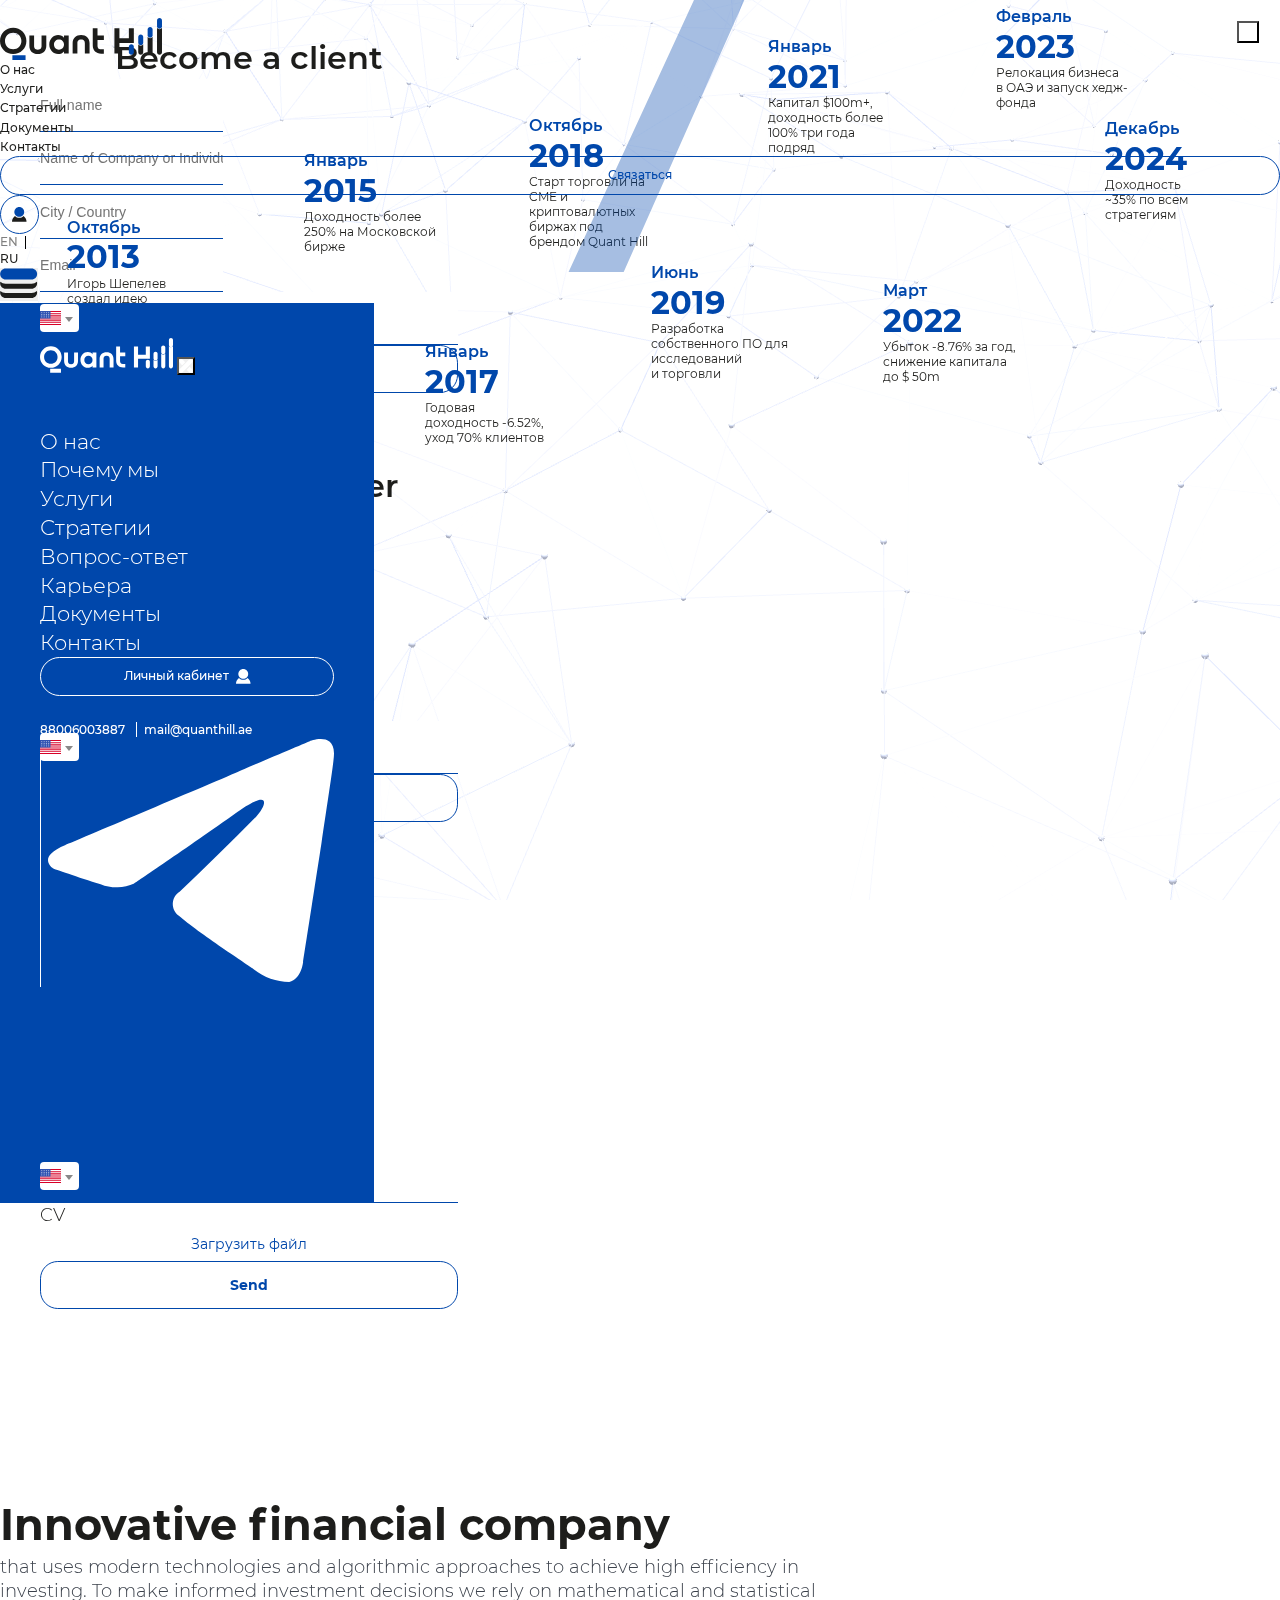
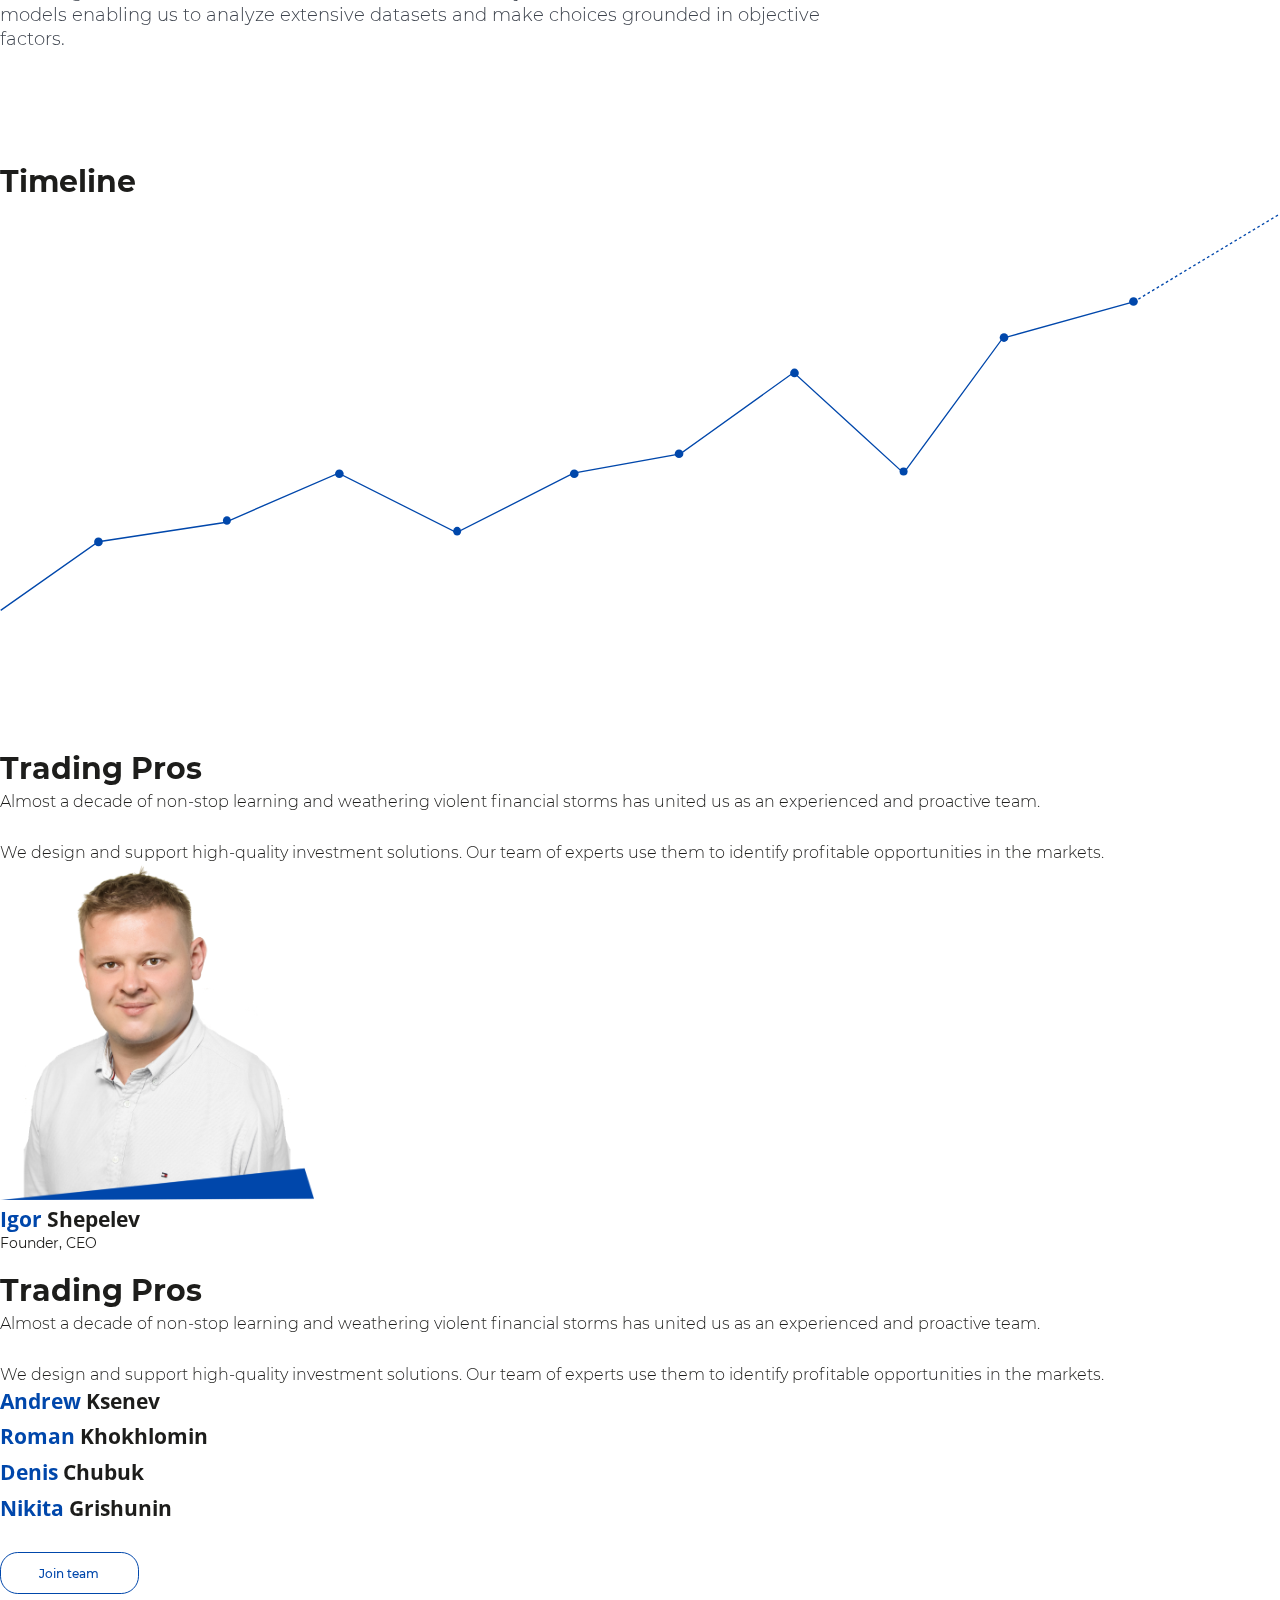
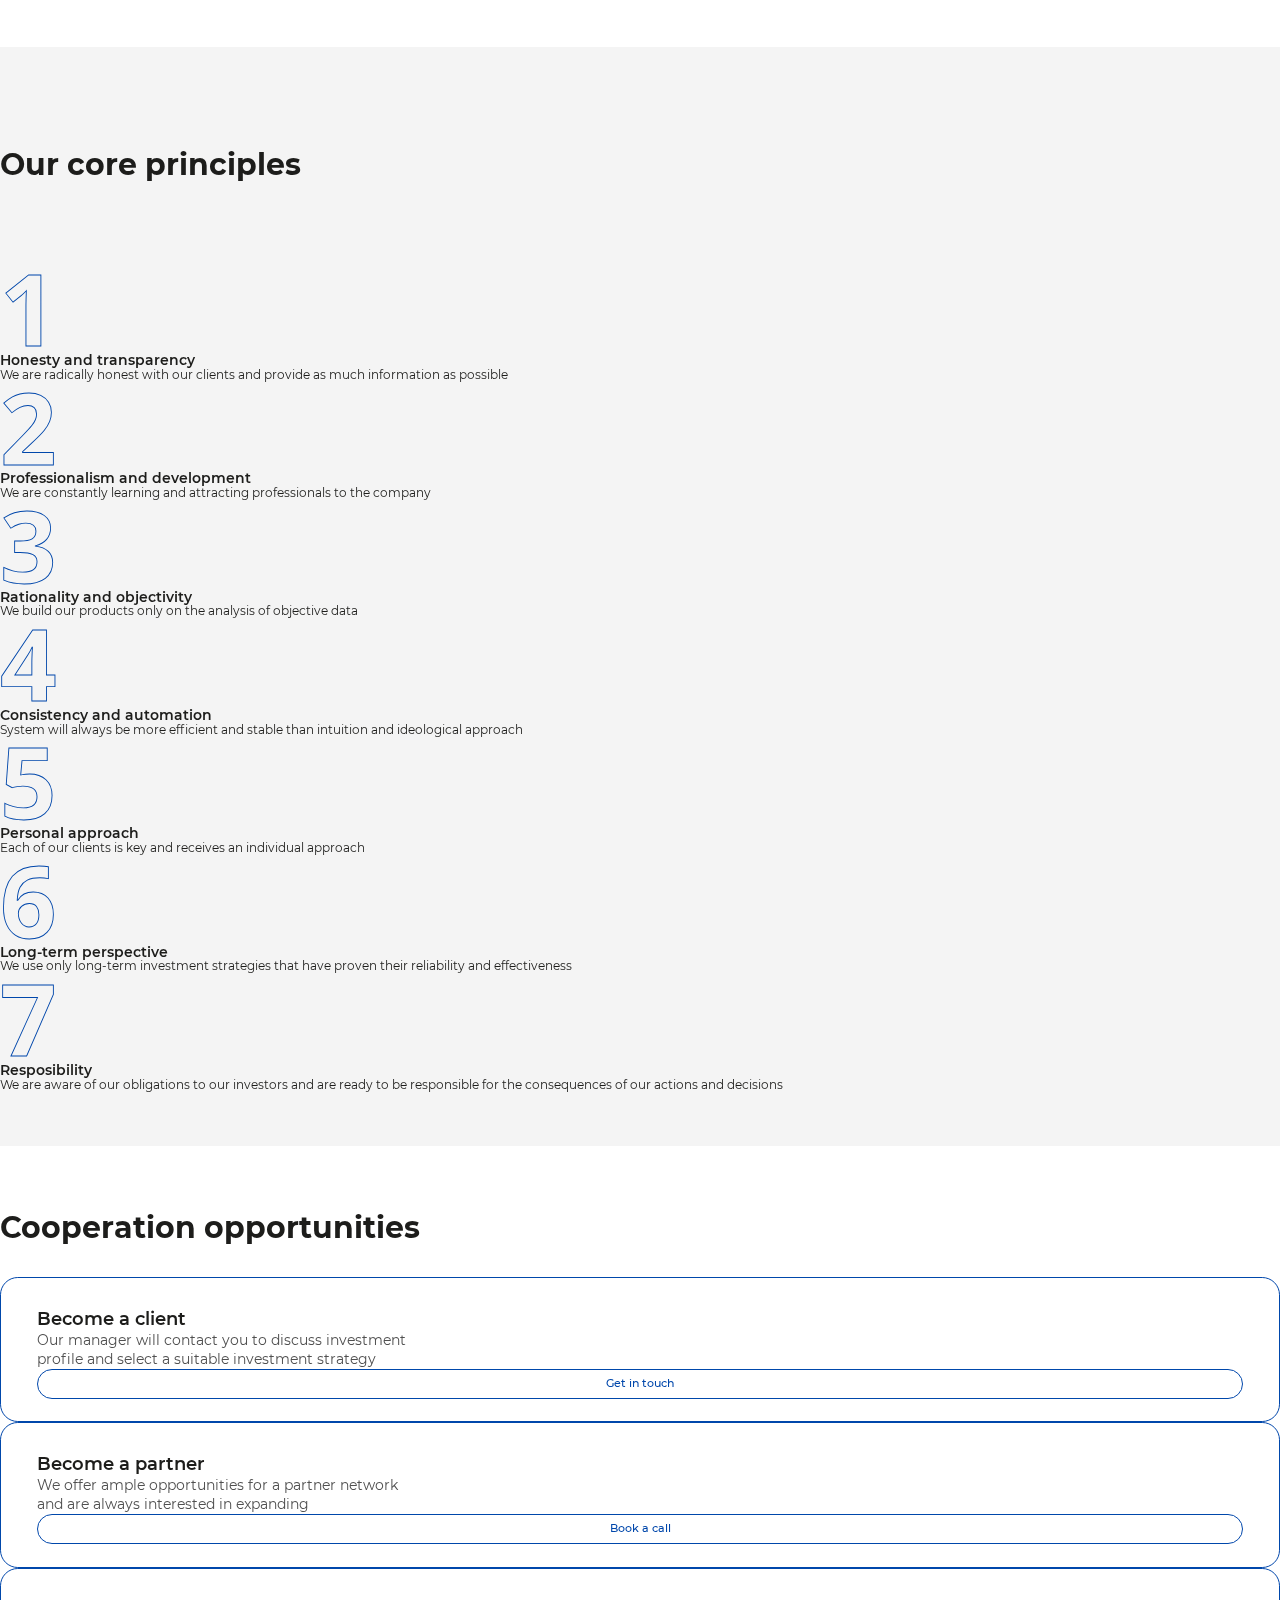
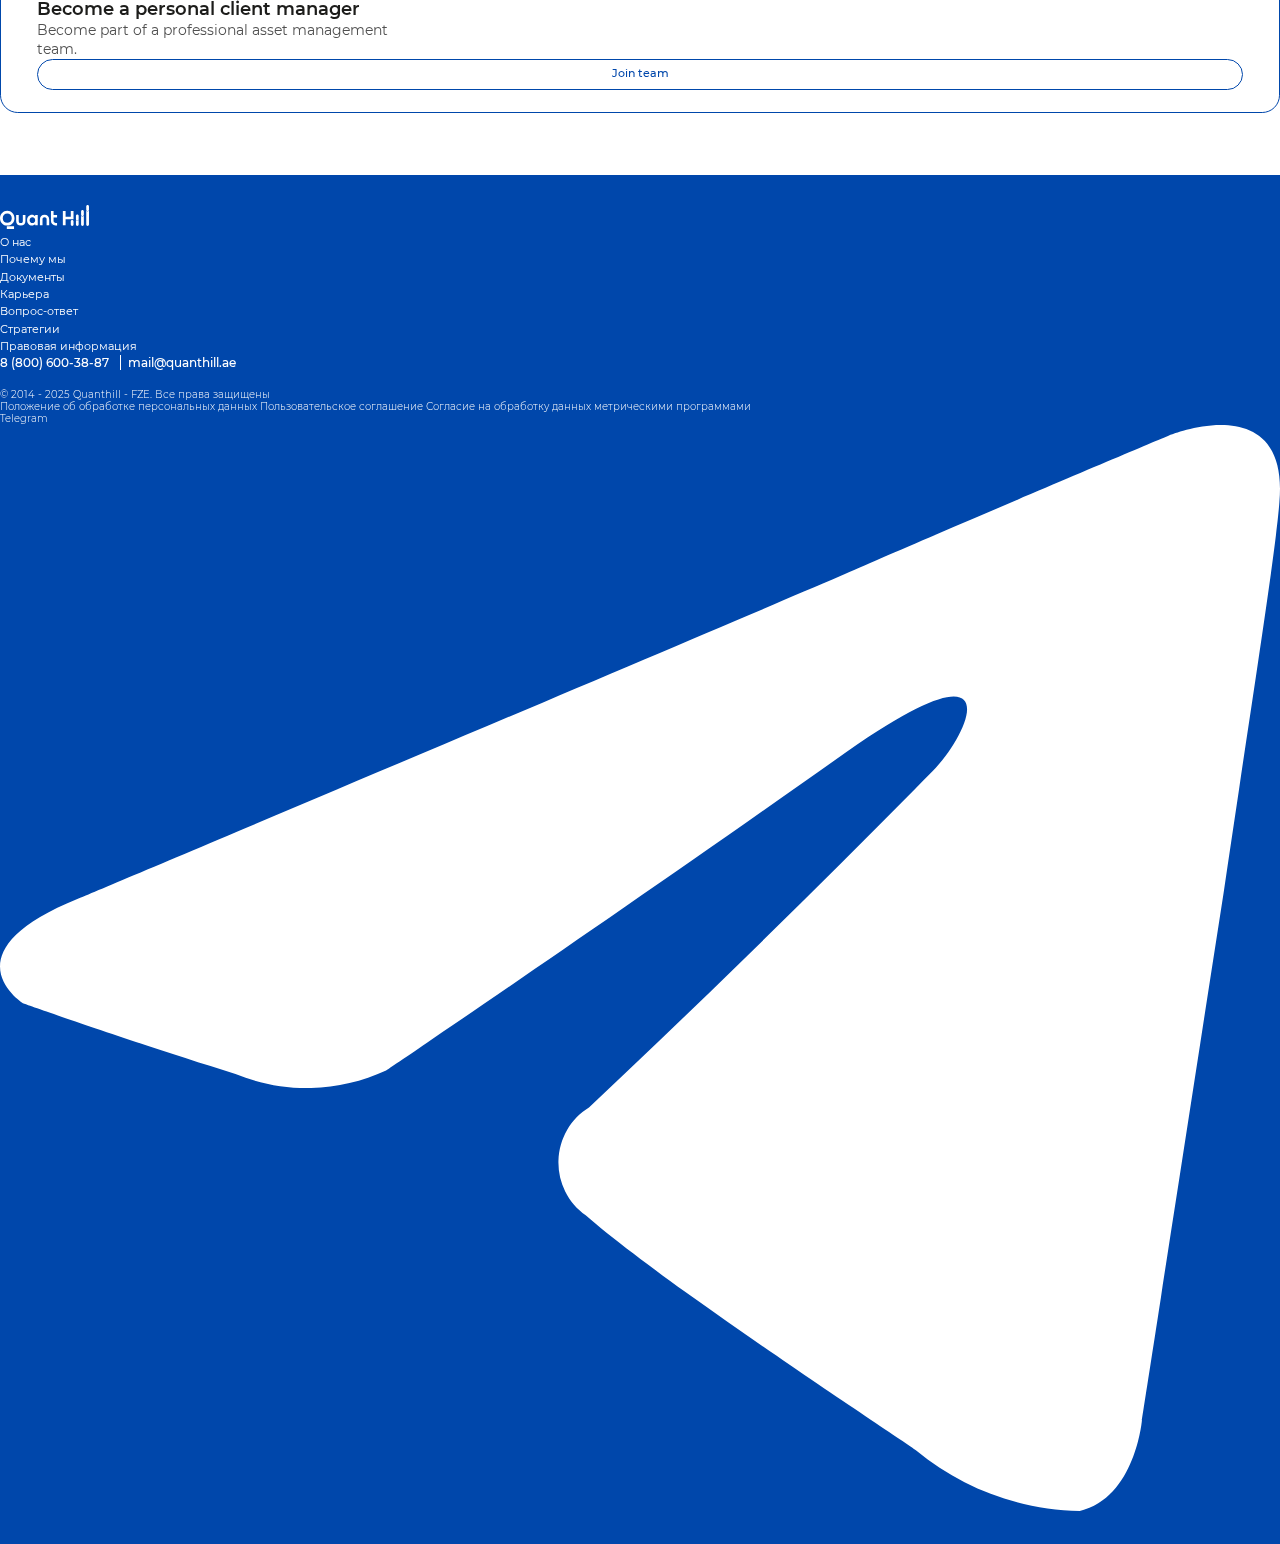
<file: who.html>
<!DOCTYPE html>
<html lang="ru">

<head>
	<meta charset="UTF-8">
	<meta name="viewport" content="width=device-width, initial-scale=1.0">
	<meta name="format-detection" content="telephone=no">
	<title>Document</title>
	<link href="https://cdn.jsdelivr.net/npm/bootstrap@5.3.0/dist/css/bootstrap.min.css" rel="stylesheet"
		integrity="sha384-9ndCyUaIbzAi2FUVXJi0CjmCapSmO7SnpJef0486qhLnuZ2cdeRhO02iuK6FUUVM" crossorigin="anonymous">
	<link rel="stylesheet" href="css/style.css">
</head>

<body>

	<div class="cursor-dot"></div>
	<div class="cursor-dot-outline"></div>

	<nav class="navbar" id="header">
		<div class="container">
			<div class="w-100 d-flex justify-content-between align-items-center">
				<div class="navbar__left">
					<a class="navbar-brand" href="#">
						<img src="img/header/logo.svg" alt="лого quanthill">
					</a>
				</div>
				<ul class="navbar-nav d-none d-lg-flex">
					<li class="nav-item">
						<a class="nav-link" href="#">О нас</a>
					</li>
					<li class="nav-item">
						<a class="nav-link" href="#">Услуги</a>
					</li>
					<li class="nav-item">
						<a class="nav-link" href="#">Стратегии</a>
					</li>
					<li class="nav-item">
						<a class="nav-link" href="#">Документы</a>
					</li>
					<li class="nav-item">
						<a class="nav-link" href="#">Контакты</a>
					</li>
				</ul>
				<div class="navbar__right d-flex align-items-center">
					<div class="navbar__links d-flex align-items-center">
						<a href="#" class="btn-1 navbar__btn">Связаться</a>
						<a href="#" class="navbar__lk d-none d-sm-flex">
							<svg width="23" height="23" viewBox="0 0 23 23" fill="none" xmlns="http://www.w3.org/2000/svg">
								<path
									d="M0 22.5033H22.1244C22.1244 18.852 20.3578 15.6141 17.6267 13.6014C15.988 15.368 13.6506 16.4801 11.0573 16.4801C8.46397 16.4801 6.13146 15.368 4.48787 13.6014C1.76661 15.6141 0 18.852 0 22.5033Z"
									fill="#1D1D1B" />
								<path
									d="M11.062 14.9989C15.2038 14.9989 18.5614 11.6413 18.5614 7.49947C18.5614 3.35763 15.2038 0 11.062 0C6.92013 0 3.5625 3.35763 3.5625 7.49947C3.5625 11.6413 6.92013 14.9989 11.062 14.9989Z"
									fill="#0047AB" />
							</svg>
						</a>
					</div>
					<div class="navbar__lang d-none d-lg-flex align-items-center">
						<a href="#" class="active">EN</a>
						<a href="#">RU</a>
					</div>
					<button class="navbar-toggler" type="button" data-bs-toggle="offcanvas" data-bs-target="#offcanvasNavbar"
						aria-controls="offcanvasNavbar">
						<span class="navbar-toggler-icon">
							<svg width="38" height="30" viewBox="0 0 38 30" fill="none" xmlns="http://www.w3.org/2000/svg">
								<path
									d="M31.6165 24.8976H5.63251C3.62209 24.8976 1.77691 24.1677 0.344832 22.9698C0.220902 23.4379 0.124512 23.9199 0.124512 24.4156C0.124512 27.4588 2.58934 29.9236 5.63251 29.9236H31.6165C34.6597 29.9236 37.1245 27.4588 37.1245 24.4156C37.1245 23.9061 37.0281 23.4242 36.9042 22.9698C35.4721 24.1677 33.6269 24.8976 31.6165 24.8976Z"
									fill="#1D1D1B" />
								<path
									d="M5.63251 20.7666H31.6165C34.6597 20.7666 37.1245 18.3017 37.1245 15.2586C37.1245 14.7491 37.0281 14.2671 36.9042 13.8127C35.4721 15.0107 33.6269 15.7405 31.6165 15.7405H5.63251C3.62209 15.7405 1.77691 15.0107 0.344832 13.8127C0.220902 14.2809 0.124512 14.7628 0.124512 15.2586C0.124512 18.3017 2.58934 20.7666 5.63251 20.7666Z"
									fill="#1D1D1B" />
								<path
									d="M5.63251 11.5957H31.6165C34.6597 11.5957 37.1245 9.1309 37.1245 6.08773C37.1245 3.04456 34.6597 0.579727 31.6165 0.579727H5.63251C2.58934 0.579727 0.124512 3.04456 0.124512 6.08773C0.124512 9.1309 2.58934 11.5957 5.63251 11.5957Z"
									fill="#0047AB" />
							</svg>
						</span>
					</button>
					<div class="offcanvas offcanvas-end" tabindex="-1" id="offcanvasNavbar"
						aria-labelledby="offcanvasNavbarLabel">
						<div class="offcanvas-header d-flex justify-content-sm-end justify-content-between">
							<a href="#" class="offcanvas__logo d-sm-none">
								<img src="img/header/logo-light.svg" alt="logo">
							</a>
							<button type="button" class="btn-close" data-bs-dismiss="offcanvas" aria-label="Закрыть">
								<svg width="26" height="26" viewBox="0 0 26 26" fill="none" xmlns="http://www.w3.org/2000/svg">
									<path
										d="M20.08 14.42L14.42 20.08L19.18 24.84C20.74 26.4 23.27 26.4 24.84 24.84C26.4 23.28 26.4 20.75 24.84 19.18L20.08 14.42Z"
										fill="white" />
									<path
										d="M5.93 11.59L11.59 5.93L6.83 1.17C5.27 -0.39 2.73 -0.39 1.17 1.17C-0.39 2.73 -0.39 5.27 1.17 6.83L5.93 11.59Z"
										fill="white" />
									<path
										d="M24.84 1.17C23.28 -0.39 20.75 -0.39 19.18 1.17L1.17 19.18C-0.39 20.74 -0.39 23.27 1.17 24.84C2.73 26.4 5.26 26.4 6.83 24.84L24.84 6.83C26.4 5.27 26.4 2.74 24.84 1.17Z"
										fill="white" />
								</svg>
							</button>
						</div>
						<div class="offcanvas-body d-flex flex-column justify-content-between align-items-start main-navigation">
							<ul class="navbar-nav">
								<li class="nav-item">
									<a class="nav-link" href="#">О нас</a>
								</li>
								<li class="nav-item">
									<a class="nav-link" href="#">Почему мы</a>
								</li>
								<li class="nav-item">
									<a class="nav-link" href="#">Услуги</a>
								</li>
								<li class="nav-item">
									<a class="nav-link" href="#">Стратегии</a>
								</li>
								<li class="nav-item">
									<a class="nav-link" href="#">Вопрос-ответ</a>
								</li>
								<li class="nav-item">
									<a class="nav-link" href="#">Карьера</a>
								</li>
								<li class="nav-item">
									<a class="nav-link" href="#">Документы</a>
								</li>
								<li class="nav-item">
									<a class="nav-link" href="#">Контакты</a>
								</li>
							</ul>
							<div class="offcanvas__group d-flex flex-column align-items-start">
								<a href="#" class="btn-1 navbar__btn">
									<span>Личный кабинет</span>
									<svg width="23" height="23" viewBox="0 0 23 23" fill="none" xmlns="http://www.w3.org/2000/svg">
										<path
											d="M0 22.5033H22.1244C22.1244 18.852 20.3578 15.614 17.6267 13.6014C15.988 15.368 13.6506 16.4801 11.0573 16.4801C8.46397 16.4801 6.13146 15.368 4.48787 13.6014C1.76661 15.614 0 18.852 0 22.5033Z"
											fill="white" />
										<path
											d="M11.0622 14.9989C15.2041 14.9989 18.5617 11.6413 18.5617 7.49947C18.5617 3.35763 15.2041 0 11.0622 0C6.92037 0 3.56274 3.35763 3.56274 7.49947C3.56274 11.6413 6.92037 14.9989 11.0622 14.9989Z"
											fill="white" />
									</svg>
								</a>
								<div class="navbar__contacts d-flex align-items-sm-center flex-column flex-sm-row align-items-start">
									<a href="tel:88006003887" class="navbar__phone">88006003887</a>
									<a href="mailto:mail@quanthill.ae" class="navbar__mail">mail@quanthill.ae</a>
									<a href="#" target="_blank" rel="nofollow" class="navbar__social">
										<img src="img/header/tg.svg" alt="телеграм">
									</a>
								</div>
							</div>
						</div>
					</div>
				</div>
			</div>
		</div>
	</nav>

	<main class="who-page">

		<div class="graph-anim"></div>

		<!-- Модальное окно (Become a client) -->
		<div class="modal fade" id="modal-become-client" tabindex="-1" aria-labelledby="exampleModalLabel"
			aria-hidden="true">
			<button type="button" class="btn-close" data-bs-dismiss="modal" aria-label="Закрыть"></button>
			<div class="modal-dialog modal-dialog-centered">
				<div class="modal-content">
					<div class="modal-body">
						<p class="modal__title mb-lg-4">Become a client</p>
						<div class="modal__form">
							<div class="mb-lg-4">
								<input type="text" class="form-control modal__input" id="" aria-describedby="" placeholder="Full name">
							</div>
							<div class="mb-lg-4">
								<input type="text" class="form-control modal__input" id="" aria-describedby=""
									placeholder="Name of Company or Individual Represented" name="company">
							</div>
							<div class="mb-lg-4">
								<input type="text" class="form-control modal__input" id="" aria-describedby=""
									placeholder="City / Country" name="city">
							</div>
							<div class="mb-lg-4">
								<input type="email" class="form-control modal__input" id="" aria-describedby="" placeholder="Email"
									name="email">
							</div>
							<div class="mb-lg-4">
								<div class="phone-input">
									<select class="phone-input__country"></select>
									<div class="phone-input__phone">
										<input class="phone-input__phone-placeholder" placeholder="123" />
										<input class="phone-input__phone-number" />
									</div>
								</div>
							</div>
							<button class="btn-1 modal__send">Send</button>
						</div>
					</div>
				</div>
			</div>
		</div>

		<!-- Модальное окно (Become a partner) -->
		<div class="modal fade" id="modal-become-partner" tabindex="-1" aria-labelledby="exampleModalLabel"
			aria-hidden="true">
			<button type="button" class="btn-close" data-bs-dismiss="modal" aria-label="Закрыть"></button>
			<div class="modal-dialog modal-dialog-centered">
				<div class="modal-content">
					<div class="modal-body">
						<p class="modal__title mb-lg-4">Become a partner</p>
						<div class="modal__form">
							<div class="mb-lg-4">
								<input type="text" class="form-control modal__input" id="" aria-describedby="" placeholder="Full name">
							</div>
							<div class="mb-lg-4">
								<input type="text" class="form-control modal__input" id="" aria-describedby=""
									placeholder="Name of Company or Individual Represented" name="company">
							</div>
							<div class="mb-lg-4">
								<input type="text" class="form-control modal__input" id="" aria-describedby=""
									placeholder="City / Country" name="city">
							</div>
							<div class="mb-lg-4">
								<input type="email" class="form-control modal__input" id="" aria-describedby="" placeholder="Email"
									name="email">
							</div>
							<div class="mb-lg-4">
								<div class="phone-input">
									<select class="phone-input__country"></select>
									<div class="phone-input__phone">
										<input class="phone-input__phone-placeholder" placeholder="123" />
										<input class="phone-input__phone-number" />
									</div>
								</div>
							</div>
							<button class="btn-1 modal__send">Send</button>
						</div>
					</div>
				</div>
			</div>
		</div>

		<!-- Модальное окно (Join team) -->
		<div class="modal fade" id="modal-join-team" tabindex="-1" aria-labelledby="exampleModalLabel" aria-hidden="true">
			<button type="button" class="btn-close" data-bs-dismiss="modal" aria-label="Закрыть"></button>
			<div class="modal-dialog modal-dialog-centered">
				<div class="modal-content">
					<div class="modal-body">
						<p class="modal__title mb-lg-4">Join team</p>
						<div class="modal__form">
							<div class="mb-lg-4">
								<input type="text" class="form-control modal__input" id="" aria-describedby="" placeholder="Full name">
							</div>
							<div class="mb-lg-4">
								<input type="text" class="form-control modal__input" id="" aria-describedby=""
									placeholder="Name of Company or Individual Represented" name="company">
							</div>
							<div class="mb-lg-4">
								<input type="text" class="form-control modal__input" id="" aria-describedby=""
									placeholder="City / Country" name="city">
							</div>
							<div class="mb-lg-4">
								<input type="email" class="form-control modal__input" id="" aria-describedby="" placeholder="Email"
									name="email">
							</div>
							<div class="mb-lg-4">
								<div class="phone-input">
									<select class="phone-input__country"></select>
									<div class="phone-input__phone">
										<input class="phone-input__phone-placeholder" placeholder="123" />
										<input class="phone-input__phone-number" />
									</div>
								</div>
							</div>
							<div class="mb-lg-4 d-flex flex-column align-items-start">
								<label for="" class="modal__label">CV</label>
								<div class="upload-file__wrapper">
									<input type="file" name="files[]" id="upload-file__input_1" class="upload-file__input"
										accept=".jpg, .jpeg, .png, .gif, .bmp, .doc, .docx, .xls, .xlsx, .txt, .tar, .zip, .7z, .7zip"
										multiple>
									<label class="upload-file__label" for="upload-file__input_1">
										<span class="upload-file__text text-truncate">Загрузить файл</span>
									</label>
								</div>
							</div>
							<button class="btn-1 modal__send">Send</button>
						</div>
					</div>
				</div>
			</div>
		</div>

		<section class="who-main-screen section-first">
			<div class="container">
				<div class="row">
					<div class="col-12 d-flex flex-column align-items-sm-start align-items-center text-center text-sm-start">
						<h1 class="title-page who-main-screen__title">
							Innovative financial company
						</h1>
						<div class="who-main-screen__text text sub mt-lg-3 mt-4">
							<p>that uses modern technologies and algorithmic approaches to achieve high efficiency in investing. To
								make informed investment decisions we rely on mathematical and statistical models enabling us to analyze
								extensive datasets and make choices grounded in objective factors.</p>
						</div>
					</div>
				</div>
			</div>
		</section>

		<!-- Timeline -->
		<section class="timeline">
			<div class="container">
				<div class="row">
					<div class="col-12">
						<h2 class="section-title timeline__title text-center text-lg-start">Timeline</h2>
					</div>
				</div>
			</div>
			<div class="timeline__content">
				<div class="timeline__wrapper position-relative">
					<div class="timeline__line d-none d-lg-block">
						<img src="img/who/timeline/line.svg" alt="фото">
					</div>

					<div class="timeline__line_vertical d-lg-none"></div>

					<div class="timeline__items d-flex flex-column-reverse flex-lg-row">
						<div class="timeline__item timeline__item_1">
							<div class="timeline__dot timeline__dot_1"></div>
							<div class="timeline__date">
								<p class="timeline__month">Октябрь</p>
								<p class="timeline__year">2013</p>
							</div>
							<p class="timeline__desc">Игорь Шепелев создал идею AIST Invest</p>
						</div>
						<div class="timeline__item timeline__item_2">
							<div class="timeline__dot timeline__dot_2"></div>
							<div class="timeline__date">
								<p class="timeline__month">Сентябрь</p>
								<p class="timeline__year">2014</p>
							</div>
							<p class="timeline__desc">Разработана первая версия текущего трендового алгоритма</p>
						</div>
						<div class="timeline__item timeline__item_3">
							<div class="timeline__dot timeline__dot_3"></div>
							<div class="timeline__date">
								<p class="timeline__month">Январь</p>
								<p class="timeline__year">2015</p>
							</div>
							<p class="timeline__desc">Доходность более 250% на Московской бирже</p>
						</div>
						<div class="timeline__item timeline__item_4">
							<div class="timeline__dot timeline__dot_4"></div>
							<div class="timeline__date">
								<p class="timeline__month">Январь</p>
								<p class="timeline__year">2017</p>
							</div>
							<p class="timeline__desc">Годовая доходность -6.52%, уход 70% клиентов</p>
						</div>
						<div class="timeline__item timeline__item_5">
							<div class="timeline__dot timeline__dot_5"></div>
							<div class="timeline__date">
								<p class="timeline__month">Октябрь</p>
								<p class="timeline__year">2018</p>
							</div>
							<p class="timeline__desc">Старт торговли на CME и криптовалютных биржах под брендом Quant Hill</p>
						</div>
						<div class="timeline__item timeline__item_6">
							<div class="timeline__dot timeline__dot_6"></div>
							<div class="timeline__date">
								<p class="timeline__month">Июнь</p>
								<p class="timeline__year">2019</p>
							</div>
							<p class="timeline__desc">Разработка собственного ПО для исследований и торговли</p>
						</div>
						<div class="timeline__item timeline__item_7">
							<div class="timeline__dot timeline__dot_7"></div>
							<div class="timeline__date">
								<p class="timeline__month">Январь</p>
								<p class="timeline__year">2021</p>
							</div>
							<p class="timeline__desc">Капитал $100m+, доходность более 100% три года подряд</p>
						</div>
						<div class="timeline__item timeline__item_8">
							<div class="timeline__dot timeline__dot_8"></div>
							<div class="timeline__date">
								<p class="timeline__month">Март</p>
								<p class="timeline__year">2022</p>
							</div>
							<p class="timeline__desc">Убыток -8.76% за год, снижение капитала до $ 50m</p>
						</div>
						<div class="timeline__item timeline__item_9">
							<div class="timeline__dot timeline__dot_9"></div>
							<div class="timeline__date">
								<p class="timeline__month">Февраль</p>
								<p class="timeline__year">2023</p>
							</div>
							<p class="timeline__desc">Релокация бизнеса в ОАЭ и запуск хедж-фонда</p>
						</div>
						<div class="timeline__item timeline__item_10">
							<div class="timeline__dot timeline__dot_10"></div>
							<div class="timeline__date">
								<p class="timeline__month">Декабрь</p>
								<p class="timeline__year">2024</p>
							</div>
							<p class="timeline__desc">Доходность ~35% по всем стратегиям</p>
						</div>
					</div>
				</div>
			</div>
		</section>

		<!-- Trading Pros -->
		<section class="trading-pros">
			<div class="container">
				<div class="row">
					<div class="col-12">
						<div class="trading-pros__header mb-lg-4 d-lg-none text-center text-sm-start">
							<h2 class="section-title trading-pros__title mb-3">Trading Pros</h2>
							<div class="trading-pros__text text">
								<p>Almost a decade of non-stop learning and weathering violent financial storms has united us as an
									experienced and proactive team.</p>
								<p>We design and support high-quality investment solutions.
									Our team of experts use them to identify profitable opportunities in the markets.</p>
							</div>
						</div>
						<div class="trading-pros__block d-flex flex-column flex-sm-row align-items-center align-items-sm-start">
							<div
								class="trading-pros__left d-flex flex-column align-items-sm-end text-sm-end align-items-center text-center">
								<div class="trading-pros__image mb-lg-5 mb-sm-4">
									<img src="img/who/trading-pros/image.png" alt="фото">
								</div>
								<div class="trading-pros__desc">
									<div class="trading-pros__tooltip_wrap position-relative">
										<div class="trading-pros__name">
											<p><span>Igor </span> Shepelev</p>
										</div>
										<div class="trading-pros__tooltip">
											<div class="trading-pros__content position-relative">
												<div class="trading-pros__box box">
													<img src="img/who/trading-pros/image-1.jpg" alt="фото">
												</div>
												<div class="trading-pros__sub text text-start">
													<p>Founder, algorithmic trading expert with more than 10 years of trading experience</p>
												</div>
											</div>
										</div>
									</div>
									<div class="trading-pros__work mt-1 mt-sm-0">
										<p>Founder, CEO</p>
									</div>
								</div>
							</div>
							<div
								class="trading-pros__right d-flex flex-column justify-content-sm-between align-items-sm-start align-items-center text-center text-sm-start justify-content-center">
								<div class="trading-pros__header mb-4 d-none d-lg-block">
									<h2 class="section-title trading-pros__title mb-3">Trading Pros</h2>
									<div class="trading-pros__text text">
										<p>Almost a decade of non-stop learning and weathering violent financial storms has united us as an
											experienced and proactive team.</p>
										<p>We design and support high-quality investment solutions.
											Our team of experts use them to identify profitable opportunities in the markets.</p>
									</div>
								</div>
								<div class="trading-pros__bottom d-flex flex-column align-items-center align-items-sm-start">
									<div class="trading-pros__names">
										<div class="trading-pros__tooltip_wrap position-relative">
											<div class="trading-pros__name">
												<p><span>Andrew </span>Ksenev</p>
											</div>
											<div class="trading-pros__tooltip">
												<div class="trading-pros__content position-relative">
													<div class="trading-pros__box box">
														<img src="img/who/trading-pros/image-2.jpg" alt="фото">
													</div>
													<div class="trading-pros__sub text text-start">
														<p>Partner, Head of Algorithmic Trading with more than 8 years of experience</p>
													</div>
												</div>
											</div>
										</div>

										<div class="trading-pros__tooltip_wrap position-relative">
											<div class="trading-pros__name">
												<p><span>Roman </span>Khokhlomin</p>
											</div>
											<div class="trading-pros__tooltip">
												<div class="trading-pros__content position-relative">
													<div class="trading-pros__box box">
														<img src="img/who/trading-pros/image-3.jpg" alt="фото">
													</div>
													<div class="trading-pros__sub text text-start">
														<p>Dev team lead, in charge of trading infrastructure, with more than 25 years of experience
														</p>
													</div>
												</div>
											</div>
										</div>

										<div class="trading-pros__tooltip_wrap position-relative">
											<div class="trading-pros__name">
												<p><span>Denis </span>Chubuk</p>
											</div>
											<div class="trading-pros__tooltip">
												<div class="trading-pros__content position-relative">
													<div class="trading-pros__box box">
														<img src="img/who/trading-pros/image-4.jpg" alt="фото">
													</div>
													<div class="trading-pros__sub text text-start">
														<p>Quantitative research pro, expertise since 2014</p>
													</div>
												</div>
											</div>
										</div>

										<div class="trading-pros__tooltip_wrap position-relative">
											<div class="trading-pros__name">
												<p><span>Nikita </span>Grishunin</p>
											</div>
											<div class="trading-pros__tooltip">
												<div class="trading-pros__content position-relative">
													<div class="trading-pros__box box">
														<img src="img/who/trading-pros/image-5.jpg" alt="фото">
													</div>
													<div class="trading-pros__sub text text-start">
														<p>Business development expert, Head of sales with more than 10 years of experience</p>
													</div>
												</div>
											</div>
										</div>

									</div>
									<button class="trading-pros__btn btn-1" data-bs-toggle="modal" data-bs-target="#modal-join-team">Join
										team</button>
								</div>
							</div>
						</div>
					</div>
				</div>
			</div>
		</section>

		<!-- Our core principles -->
		<section class="principles">
			<div class="container">
				<div class="row position-relative principles__header">
					<div class="col-12">
						<h2 class="section-title principles__title">Our core principles</h2>
						<span class="principles__num">7</span>
					</div>
				</div>
				<div class="row justify-content-lg-center g-4 gy-sm-5 gy-lg-4 principles__wrap">
					<div class="col-lg-3 col-sm-6">
						<div class="principles__item d-flex">
							<span class="principles__number">1</span>
							<div class="principles__desc d-flex flex-column">
								<p class="principles__name">Honesty and
									transparency</p>
								<div class="principles__text text">
									<p>We are radically honest with our clients and provide as much information as possible</p>
								</div>
							</div>
						</div>
					</div>
					<div class="col-lg-3 col-sm-6">
						<div class="principles__item d-flex">
							<span class="principles__number">2</span>
							<div class="principles__desc d-flex flex-column">
								<p class="principles__name">Professionalism and
									development</p>
								<div class="principles__text text">
									<p>We are constantly learning and attracting professionals to the company</p>
								</div>
							</div>
						</div>
					</div>
					<div class="col-lg-3 col-sm-6">
						<div class="principles__item d-flex">
							<span class="principles__number">3</span>
							<div class="principles__desc d-flex flex-column">
								<p class="principles__name">Rationality and
									objectivity</p>
								<div class="principles__text text">
									<p>We build our products only on the analysis of objective data</p>
								</div>
							</div>
						</div>
					</div>
					<div class="col-lg-3 col-sm-6">
						<div class="principles__item d-flex">
							<span class="principles__number">4</span>
							<div class="principles__desc d-flex flex-column">
								<p class="principles__name">Сonsistency and
									automation</p>
								<div class="principles__text text">
									<p>System will always be more efficient and stable than intuition and ideological approach</p>
								</div>
							</div>
						</div>
					</div>
					<div class="col-lg-3 col-sm-6">
						<div class="principles__item d-flex">
							<span class="principles__number">5</span>
							<div class="principles__desc d-flex flex-column">
								<p class="principles__name"> Personal
									approach
								</p>
								<div class="principles__text text">
									<p>Each of our clients is key and receives an individual approach</p>
								</div>
							</div>
						</div>
					</div>
					<div class="col-lg-3 col-sm-6">
						<div class="principles__item d-flex">
							<span class="principles__number">6</span>
							<div class="principles__desc d-flex flex-column">
								<p class="principles__name">Long-term
									perspective
								</p>
								<div class="principles__text text">
									<p>We use only long-term investment strategies that have proven their reliability and effectiveness
									</p>
								</div>
							</div>
						</div>
					</div>
					<div class="col-lg-3 col-sm-6">
						<div class="principles__item d-flex">
							<span class="principles__number">7</span>
							<div class="principles__desc d-flex flex-column">
								<p class="principles__name">Resposibility</p>
								<div class="principles__text text">
									<p>We are aware of our obligations to our investors and are ready to be responsible for the
										consequences of our actions and decisions</p>
								</div>
							</div>
						</div>
					</div>
				</div>
			</div>
		</section>

		<!-- Cooperation opportunities -->
		<section class="products who-products section">
			<div class="container">
				<div class="row products__header">
					<div class="col-12">
						<h2 class="section-title text-center text-sm-start">
							Cooperation opportunities
						</h2>
					</div>
				</div>
				<div class="row g-lg-5 g-4">
					<div class="col-sm-6">
						<div
							class="products__item item d-flex flex-column justify-content-between text-center text-sm-start align-items-sm-start align-items-center">
							<div class="products__group d-flex flex-column align-items-center align-items-sm-start">
								<div class="item-title">
									<p class="products__name name">
										Become a client
									</p>
								</div>
								<div class="products__text text item-text mt-lg-2 mt-sm-3 mt-2">
									<p>Our manager will contact you to discuss investment profile and select a suitable investment
										strategy</p>
								</div>
							</div>
							<a href="#" class="products__btn item-btn btn-1 mt-3" data-bs-toggle="modal"
								data-bs-target="#modal-become-client">Get in touch</a>
						</div>
					</div>
					<div class="col-sm-6">
						<div
							class="products__item item d-flex flex-column justify-content-between text-center text-sm-start align-items-sm-start align-items-center">
							<div class="products__group d-flex flex-column align-items-center align-items-sm-start">
								<div class="item-title">
									<p class="products__name name">
										Become a partner
									</p>
								</div>
								<div class="products__text text item-text mt-lg-2 mt-sm-3 mt-2">
									<p>We offer ample opportunities for a partner network and are always interested in expanding</p>
								</div>
							</div>
							<a href="#" class="products__btn item-btn btn-1 mt-3" data-bs-toggle="modal"
								data-bs-target="#modal-become-partner">Book a call</a>
						</div>
					</div>
					<div class="col-sm-6">
						<div
							class="products__item item d-flex flex-column justify-content-between text-center text-sm-start align-items-sm-start align-items-center">
							<div class="products__group d-flex flex-column align-items-center align-items-sm-start">
								<div class="item-title">
									<p class="products__name name">
										Become a personal client manager
									</p>
								</div>
								<div class="products__text text item-text mt-lg-2 mt-sm-3 mt-2">
									<p>
										Become part of a professional asset management team.
									</p>
								</div>
							</div>
							<a href="#" class="products__btn item-btn btn-1 mt-3" data-bs-toggle="modal"
								data-bs-target="#modal-join-team">Join team</a>
						</div>
					</div>
				</div>
			</div>
		</section>

	</main>

	<footer class="footer">
		<div class="footer-top">
			<div class="container">
				<div class="row">
					<div class="col-12 d-flex justify-content-between align-items-center flex-column flex-sm-row flex-wrap">
						<div class="footer-top__left">
							<a href="#" class="footer-top__logo">
								<img src="img/footer/logo.svg" alt="logo quanthill">
							</a>
						</div>
						<ul class="nav">
							<li class="nav-item">
								<a class="nav-link" href="#">О нас</a>
							</li>
							<li class="nav-item">
								<a class="nav-link" href="#">Почему мы</a>
							</li>
							<li class="nav-item">
								<a class="nav-link" href="#">Документы</a>
							</li>
							<li class="nav-item">
								<a class="nav-link" href="#">Карьера</a>
							</li>
							<li class="nav-item">
								<a class="nav-link" href="#">Вопрос-ответ</a>
							</li>
							<li class="nav-item">
								<a class="nav-link" href="#">Стратегии</a>
							</li>
							<li class="nav-item">
								<a class="nav-link" href="#">Правовая информация</a>
							</li>
						</ul>
						<div class="footer-top__right d-flex align-items-center">
							<div class="footer-top__group d-flex align-items-start">
								<a href="tel:88006003887" class="footer-top__phone">8 (800) 600-38-87</a>
								<a href="mailto:mail@quanthill.ae" class="footer-top__mail">mail@quanthill.ae</a>
							</div>
						</div>
					</div>
				</div>
				<div class="row footer-bottom">
					<div class="col-12 d-flex justify-content-between align-items-center flex-column flex-lg-row">
						<p class="footer-bottom__copyright">© 2014 - 2025 Quanthill - FZE. Все права защищены</p>
						<div class="footer-bottom__links d-flex align-items-center flex-column flex-lg-row">
							<a target="_blank" href="#">Положение об обработке персональных данных</a>
							<a target="_blank" href="#">Пользовательское соглашение</a>
							<a target="_blank" href="#">Согласие на обработку данных метрическими программами</a>
						</div>
						<div class="footer-bottom__right d-flex align-items-center">
							<p class="footer-bottom__legal d-lg-none">Telegram</p>
							<a href="https://t.me/quanthillpublic" target="_blank" rel="nofollow" class="footer-bottom__social">
								<img src="img/header/tg.svg" alt="telegram">
							</a>
						</div>
					</div>
				</div>
			</div>
		</div>
	</footer>

	<script src="https://cdn.jsdelivr.net/npm/bootstrap@5.3.0/dist/js/bootstrap.bundle.min.js"
		integrity="sha384-geWF76RCwLtnZ8qwWowPQNguL3RmwHVBC9FhGdlKrxdiJJigb/j/68SIy3Te4Bkz"
		crossorigin="anonymous"></script>
	<script src="js/jquery-3.7.1.min.js"></script>
	<script src="js/three.min.js"></script>
	<script src="js/vanta.net.min.js"></script>
	<script src="js/slick.min.js"></script>
	<script src="js/select2.min.js"></script>
	<script src="js/phone-masks.js"></script>
	<script src="js/mask.js"></script>
	<script src="js/script.js"></script>
</body>

</html>
</file>
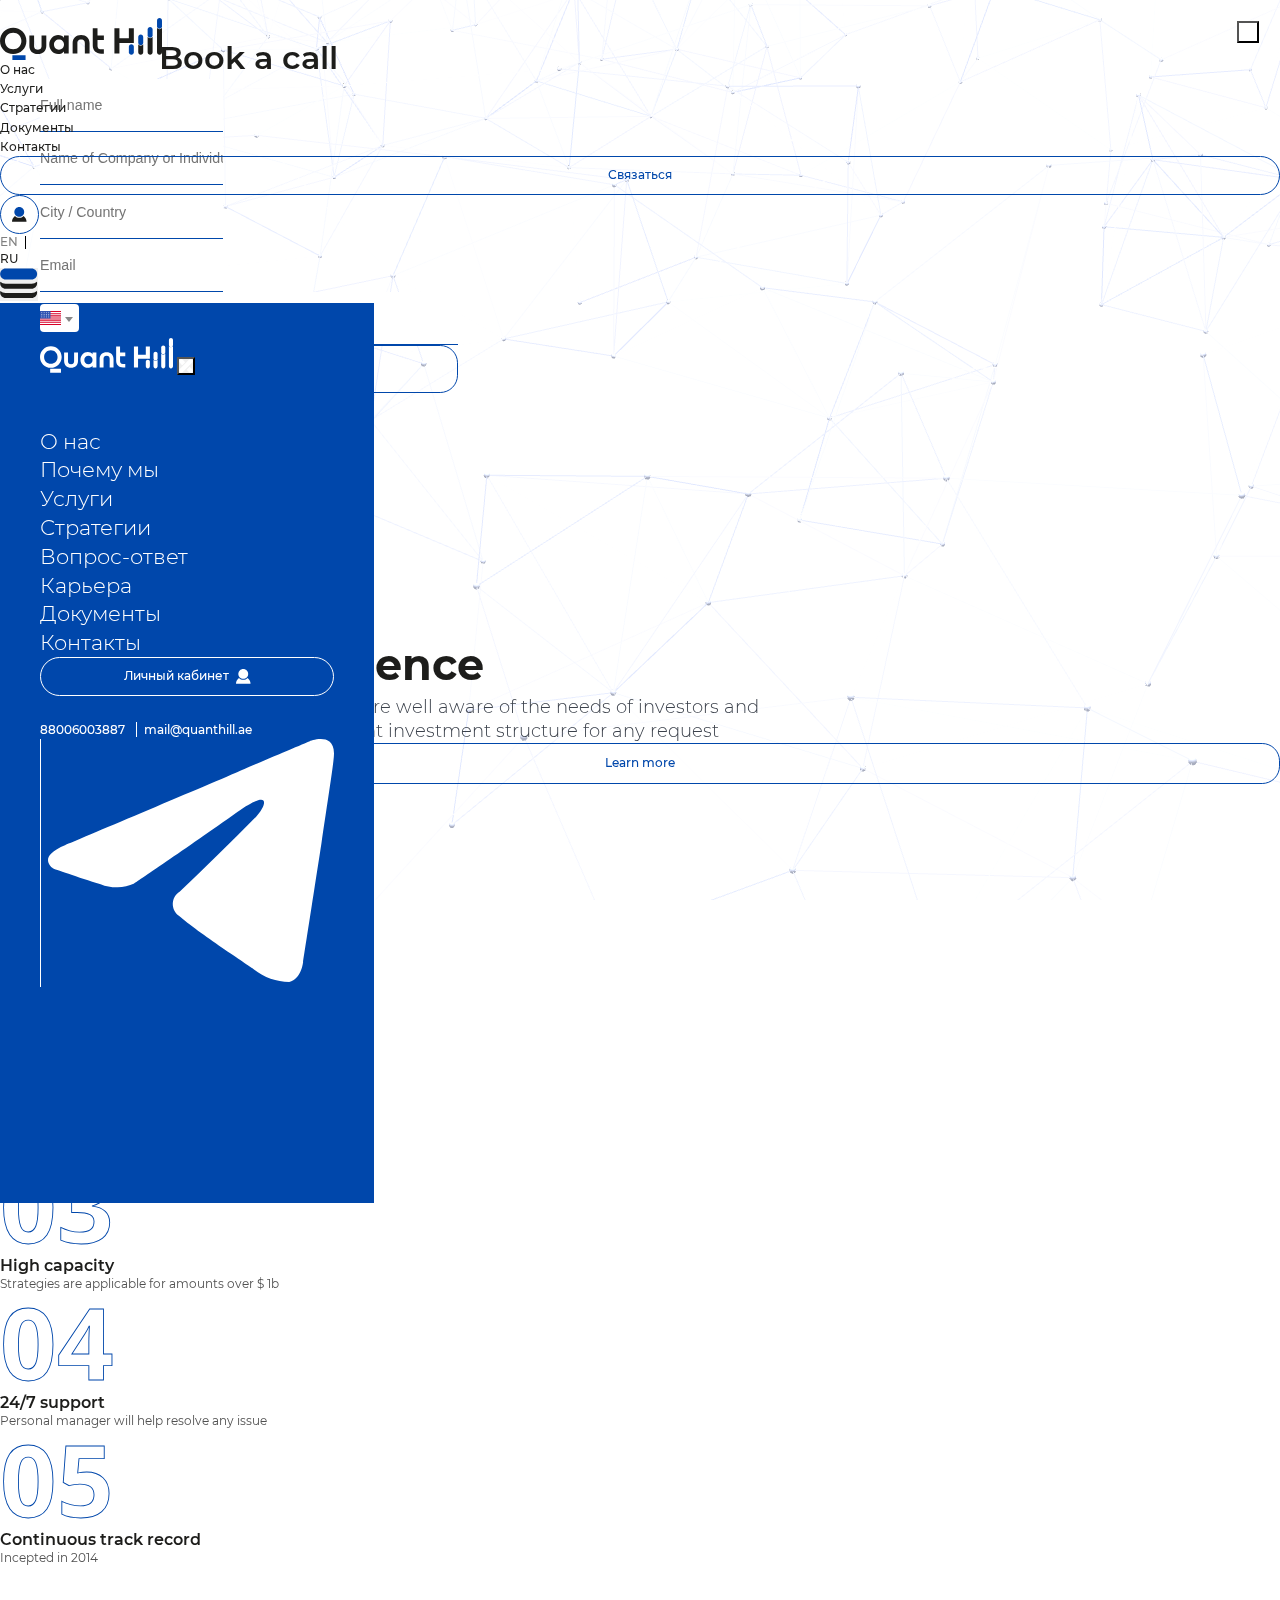
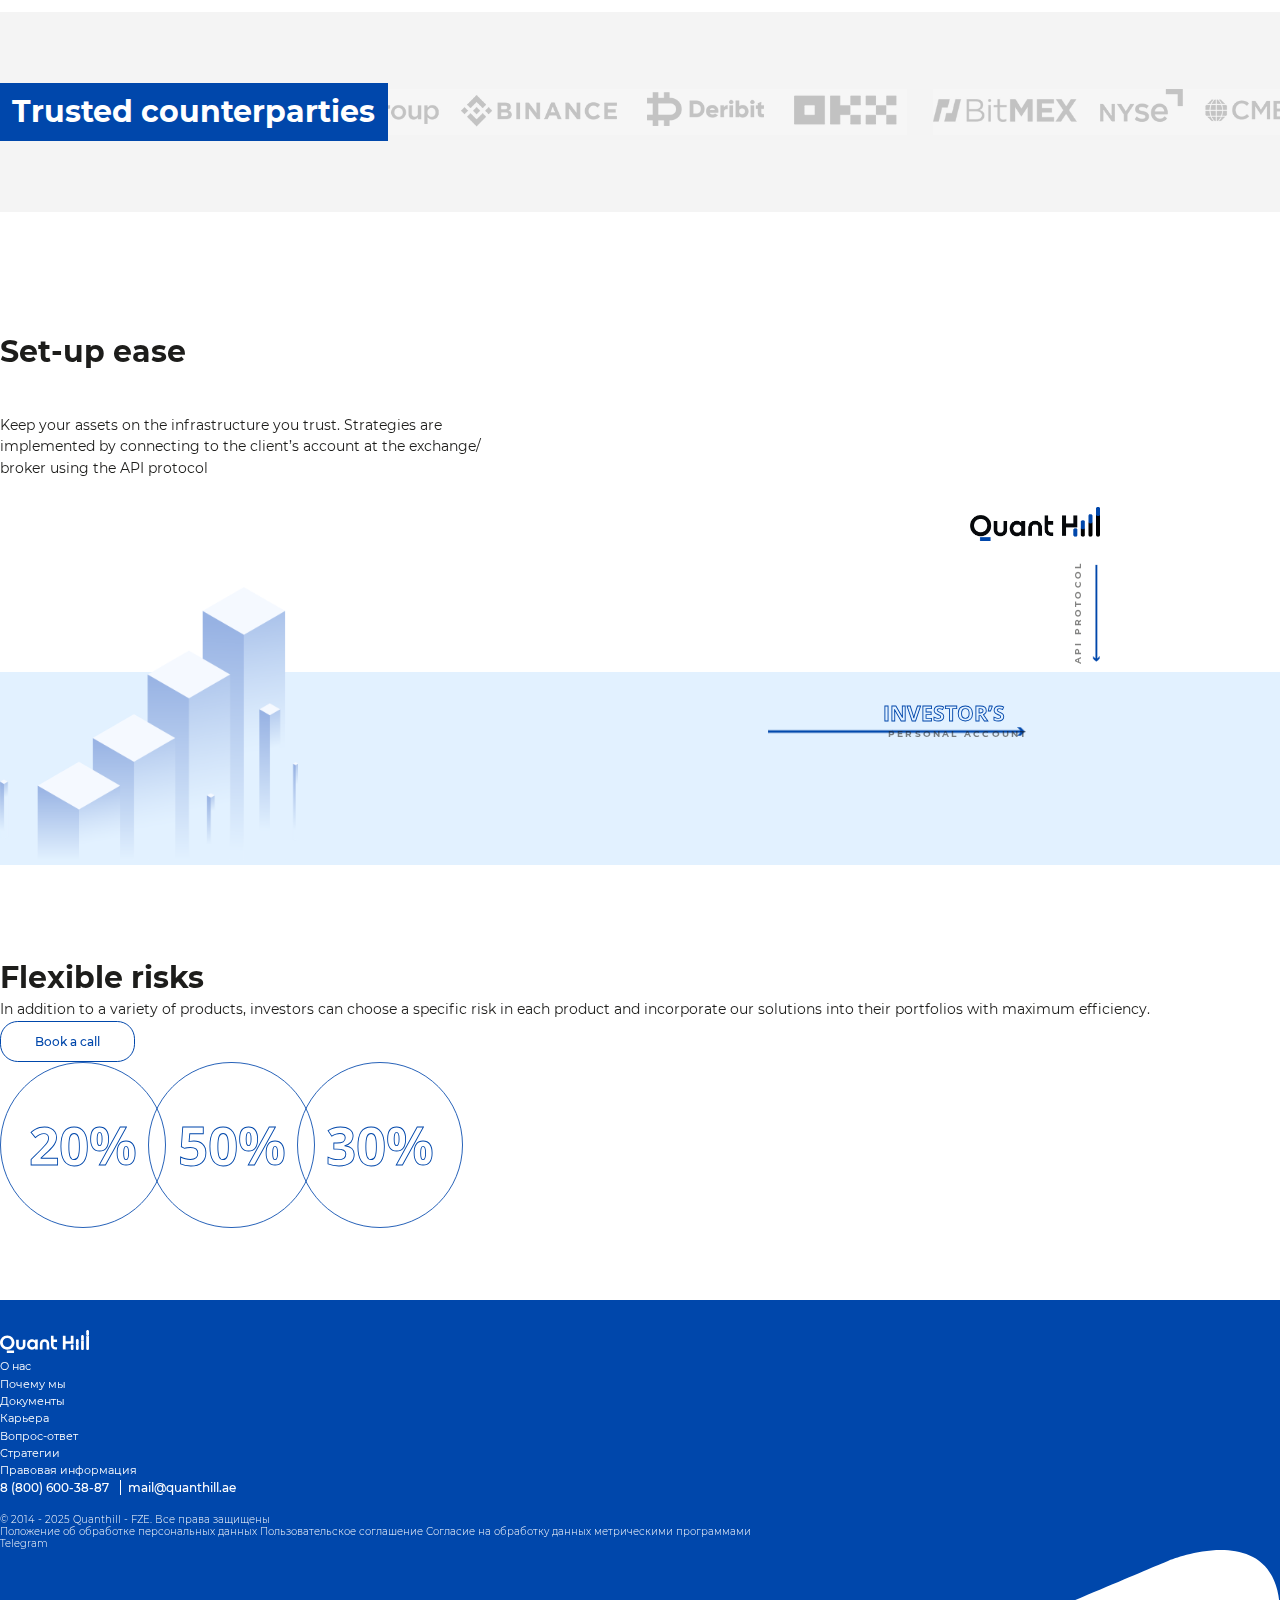
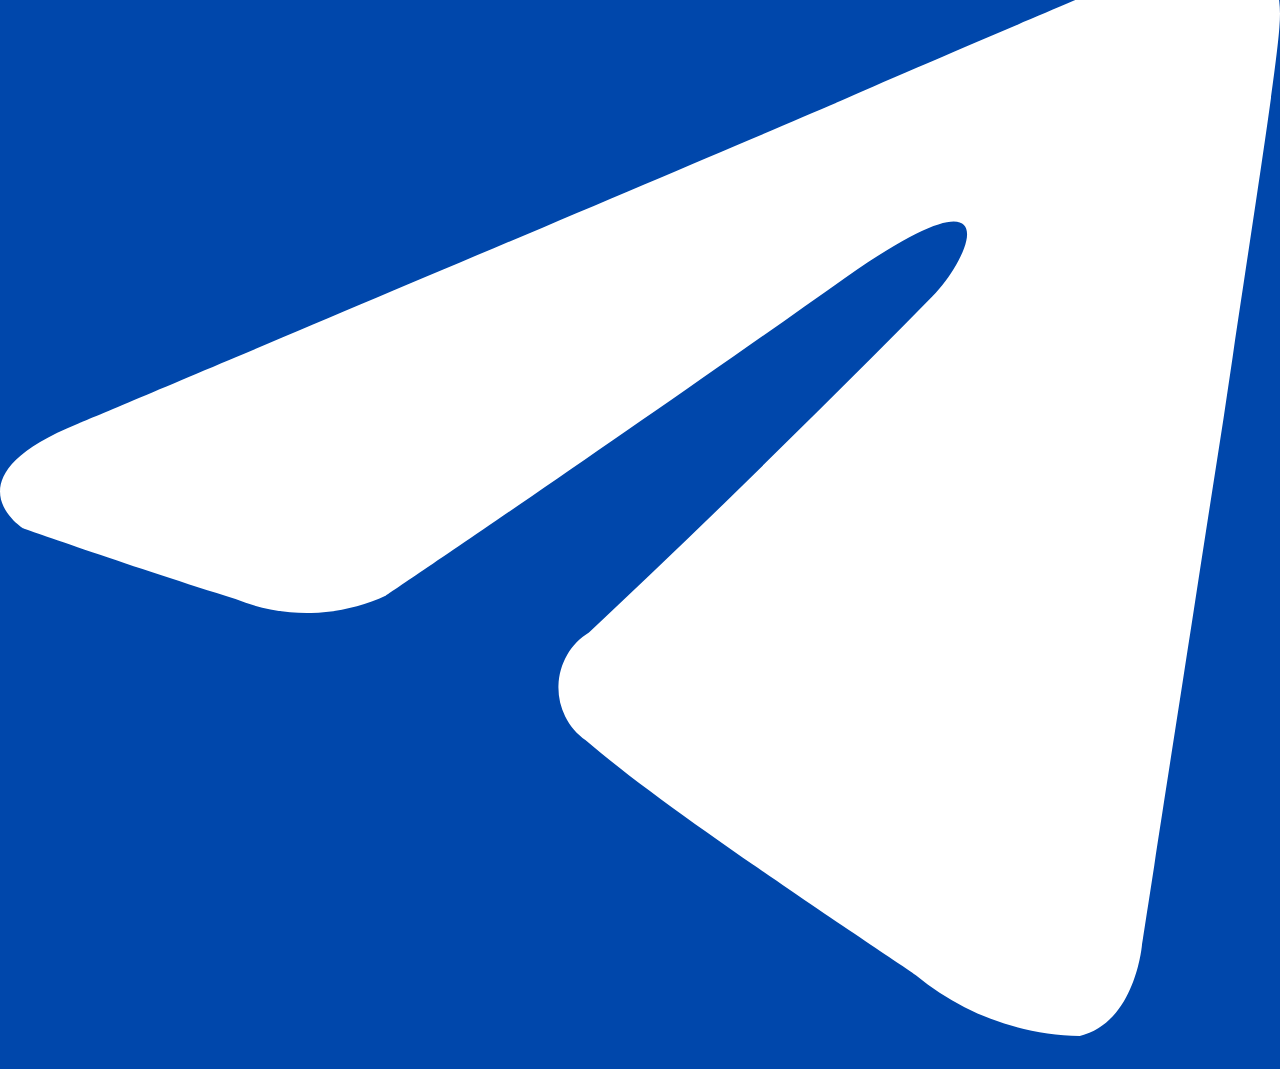
<file: why.html>
<!DOCTYPE html>
<html lang="ru">

<head>
	<meta charset="UTF-8">
	<meta name="viewport" content="width=device-width, initial-scale=1.0">
	<meta name="format-detection" content="telephone=no">
	<title>Document</title>
	<link href="https://cdn.jsdelivr.net/npm/bootstrap@5.3.0/dist/css/bootstrap.min.css" rel="stylesheet"
		integrity="sha384-9ndCyUaIbzAi2FUVXJi0CjmCapSmO7SnpJef0486qhLnuZ2cdeRhO02iuK6FUUVM" crossorigin="anonymous">
	<link rel="stylesheet" href="css/style.css">
</head>

<body>

	<div class="cursor-dot"></div>
	<div class="cursor-dot-outline"></div>

	<nav class="navbar" id="header">
		<div class="container">
			<div class="w-100 d-flex justify-content-between align-items-center">
				<div class="navbar__left">
					<a class="navbar-brand" href="#">
						<img src="img/header/logo.svg" alt="лого quanthill">
					</a>
				</div>
				<ul class="navbar-nav d-none d-lg-flex">
					<li class="nav-item">
						<a class="nav-link" href="#">О нас</a>
					</li>
					<li class="nav-item">
						<a class="nav-link" href="#">Услуги</a>
					</li>
					<li class="nav-item">
						<a class="nav-link" href="#">Стратегии</a>
					</li>
					<li class="nav-item">
						<a class="nav-link" href="#">Документы</a>
					</li>
					<li class="nav-item">
						<a class="nav-link" href="#">Контакты</a>
					</li>
				</ul>
				<div class="navbar__right d-flex align-items-center">
					<div class="navbar__links d-flex align-items-center">
						<a href="#" class="btn-1 navbar__btn">Связаться</a>
						<a href="#" class="navbar__lk d-none d-sm-flex">
							<svg width="23" height="23" viewBox="0 0 23 23" fill="none" xmlns="http://www.w3.org/2000/svg">
								<path
									d="M0 22.5033H22.1244C22.1244 18.852 20.3578 15.6141 17.6267 13.6014C15.988 15.368 13.6506 16.4801 11.0573 16.4801C8.46397 16.4801 6.13146 15.368 4.48787 13.6014C1.76661 15.6141 0 18.852 0 22.5033Z"
									fill="#1D1D1B" />
								<path
									d="M11.062 14.9989C15.2038 14.9989 18.5614 11.6413 18.5614 7.49947C18.5614 3.35763 15.2038 0 11.062 0C6.92013 0 3.5625 3.35763 3.5625 7.49947C3.5625 11.6413 6.92013 14.9989 11.062 14.9989Z"
									fill="#0047AB" />
							</svg>
						</a>
					</div>
					<div class="navbar__lang d-none d-lg-flex align-items-center">
						<a href="#" class="active">EN</a>
						<a href="#">RU</a>
					</div>
					<button class="navbar-toggler" type="button" data-bs-toggle="offcanvas" data-bs-target="#offcanvasNavbar"
						aria-controls="offcanvasNavbar">
						<span class="navbar-toggler-icon">
							<svg width="38" height="30" viewBox="0 0 38 30" fill="none" xmlns="http://www.w3.org/2000/svg">
								<path
									d="M31.6165 24.8976H5.63251C3.62209 24.8976 1.77691 24.1677 0.344832 22.9698C0.220902 23.4379 0.124512 23.9199 0.124512 24.4156C0.124512 27.4588 2.58934 29.9236 5.63251 29.9236H31.6165C34.6597 29.9236 37.1245 27.4588 37.1245 24.4156C37.1245 23.9061 37.0281 23.4242 36.9042 22.9698C35.4721 24.1677 33.6269 24.8976 31.6165 24.8976Z"
									fill="#1D1D1B" />
								<path
									d="M5.63251 20.7666H31.6165C34.6597 20.7666 37.1245 18.3017 37.1245 15.2586C37.1245 14.7491 37.0281 14.2671 36.9042 13.8127C35.4721 15.0107 33.6269 15.7405 31.6165 15.7405H5.63251C3.62209 15.7405 1.77691 15.0107 0.344832 13.8127C0.220902 14.2809 0.124512 14.7628 0.124512 15.2586C0.124512 18.3017 2.58934 20.7666 5.63251 20.7666Z"
									fill="#1D1D1B" />
								<path
									d="M5.63251 11.5957H31.6165C34.6597 11.5957 37.1245 9.1309 37.1245 6.08773C37.1245 3.04456 34.6597 0.579727 31.6165 0.579727H5.63251C2.58934 0.579727 0.124512 3.04456 0.124512 6.08773C0.124512 9.1309 2.58934 11.5957 5.63251 11.5957Z"
									fill="#0047AB" />
							</svg>
						</span>
					</button>
					<div class="offcanvas offcanvas-end" tabindex="-1" id="offcanvasNavbar"
						aria-labelledby="offcanvasNavbarLabel">
						<div class="offcanvas-header d-flex justify-content-sm-end justify-content-between">
							<a href="#" class="offcanvas__logo d-sm-none">
								<img src="img/header/logo-light.svg" alt="logo">
							</a>
							<button type="button" class="btn-close" data-bs-dismiss="offcanvas" aria-label="Закрыть">
								<svg width="26" height="26" viewBox="0 0 26 26" fill="none" xmlns="http://www.w3.org/2000/svg">
									<path
										d="M20.08 14.42L14.42 20.08L19.18 24.84C20.74 26.4 23.27 26.4 24.84 24.84C26.4 23.28 26.4 20.75 24.84 19.18L20.08 14.42Z"
										fill="white" />
									<path
										d="M5.93 11.59L11.59 5.93L6.83 1.17C5.27 -0.39 2.73 -0.39 1.17 1.17C-0.39 2.73 -0.39 5.27 1.17 6.83L5.93 11.59Z"
										fill="white" />
									<path
										d="M24.84 1.17C23.28 -0.39 20.75 -0.39 19.18 1.17L1.17 19.18C-0.39 20.74 -0.39 23.27 1.17 24.84C2.73 26.4 5.26 26.4 6.83 24.84L24.84 6.83C26.4 5.27 26.4 2.74 24.84 1.17Z"
										fill="white" />
								</svg>
							</button>
						</div>
						<div class="offcanvas-body d-flex flex-column justify-content-between align-items-start main-navigation">
							<ul class="navbar-nav">
								<li class="nav-item">
									<a class="nav-link" href="#">О нас</a>
								</li>
								<li class="nav-item">
									<a class="nav-link" href="#">Почему мы</a>
								</li>
								<li class="nav-item">
									<a class="nav-link" href="#">Услуги</a>
								</li>
								<li class="nav-item">
									<a class="nav-link" href="#">Стратегии</a>
								</li>
								<li class="nav-item">
									<a class="nav-link" href="#">Вопрос-ответ</a>
								</li>
								<li class="nav-item">
									<a class="nav-link" href="#">Карьера</a>
								</li>
								<li class="nav-item">
									<a class="nav-link" href="#">Документы</a>
								</li>
								<li class="nav-item">
									<a class="nav-link" href="#">Контакты</a>
								</li>
							</ul>
							<div class="offcanvas__group d-flex flex-column align-items-start">
								<a href="#" class="btn-1 navbar__btn">
									<span>Личный кабинет</span>
									<svg width="23" height="23" viewBox="0 0 23 23" fill="none" xmlns="http://www.w3.org/2000/svg">
										<path
											d="M0 22.5033H22.1244C22.1244 18.852 20.3578 15.614 17.6267 13.6014C15.988 15.368 13.6506 16.4801 11.0573 16.4801C8.46397 16.4801 6.13146 15.368 4.48787 13.6014C1.76661 15.614 0 18.852 0 22.5033Z"
											fill="white" />
										<path
											d="M11.0622 14.9989C15.2041 14.9989 18.5617 11.6413 18.5617 7.49947C18.5617 3.35763 15.2041 0 11.0622 0C6.92037 0 3.56274 3.35763 3.56274 7.49947C3.56274 11.6413 6.92037 14.9989 11.0622 14.9989Z"
											fill="white" />
									</svg>
								</a>
								<div class="navbar__contacts d-flex align-items-sm-center flex-column flex-sm-row align-items-start">
									<a href="tel:88006003887" class="navbar__phone">88006003887</a>
									<a href="mailto:mail@quanthill.ae" class="navbar__mail">mail@quanthill.ae</a>
									<a href="#" target="_blank" rel="nofollow" class="navbar__social">
										<img src="img/header/tg.svg" alt="телеграм">
									</a>
								</div>
							</div>
						</div>
					</div>
				</div>
			</div>
		</div>
	</nav>

	<main class="why-page">

		<div class="graph-anim"></div>

		<!-- Модальное окно (Book a call) -->
		<div class="modal fade" id="modal-book-a-call" tabindex="-1" aria-labelledby="exampleModalLabel" aria-hidden="true">
			<button type="button" class="btn-close" data-bs-dismiss="modal" aria-label="Закрыть"></button>
			<div class="modal-dialog modal-dialog-centered">
				<div class="modal-content">
					<div class="modal-body">
						<p class="modal__title mb-lg-4">Book a call</p>
						<div class="modal__form">
							<div class="mb-lg-4">
								<input type="text" class="form-control modal__input" id="" aria-describedby="" placeholder="Full name">
							</div>
							<div class="mb-lg-4">
								<input type="text" class="form-control modal__input" id="" aria-describedby=""
									placeholder="Name of Company or Individual Represented" name="company">
							</div>
							<div class="mb-lg-4">
								<input type="text" class="form-control modal__input" id="" aria-describedby=""
									placeholder="City / Country" name="city">
							</div>
							<div class="mb-lg-4">
								<input type="email" class="form-control modal__input" id="" aria-describedby="" placeholder="Email"
									name="email">
							</div>
							<div class="mb-lg-4">
								<div class="phone-input">
									<select class="phone-input__country"></select>
									<div class="phone-input__phone">
										<input class="phone-input__phone-placeholder" placeholder="123" />
										<input class="phone-input__phone-number" />
									</div>
								</div>
							</div>
							<button class="btn-1 modal__send">Send</button>
						</div>
					</div>
				</div>
			</div>
		</div>

		<section class="why-main-screen section-first">
			<div class="container">
				<div class="row">
					<div class="col-12 d-flex flex-column align-items-sm-start align-items-center text-center text-sm-start">
						<h1 class="title-page why-main-screen__title">Intelligent excellence</h1>
						<div class="why-main-screen__text text mt-2 ">
							<p>Based on many years of experience, we are well aware of the needs of investors and successfully
								organize the most convenient investment structure for any request</p>
						</div>
						<a href="#" class="why-main-screen__btn btn-1 mt-sm-4 mt-3">Learn more</a>
					</div>
				</div>
			</div>
		</section>

		<!-- numbers -->
		<section class="numbers why-numbers">
			<div class="container">
				<div class="row g-sm-5 g-3">
					<div
						class="col-lg col-sm-4 d-flex flex-column align-items-center align-items-sm-start text-center text-sm-start">
						<p class="numbers__num">01</p>
						<div class="numbers__content mt-1">
							<p class="numbers__name name">High returns</p>
							<div class="numbers__text text mt-2">
								<p>One of the best risk/ reward ratios on the market</p>
							</div>
						</div>
					</div>
					<div
						class="col-lg col-sm-4 d-flex flex-column align-items-center align-items-sm-start text-center text-sm-start">
						<p class="numbers__num">02</p>
						<div class="numbers__content mt-1">
							<p class="numbers__name name">Instant liquidity</p>
							<div class="numbers__text text mt-2">
								<p>Connection and disconnection from strategy at one click</p>
							</div>
						</div>
					</div>
					<div
						class="col-lg col-sm-4 d-flex flex-column align-items-center align-items-sm-start text-center text-sm-start">
						<p class="numbers__num">03</p>
						<div class="numbers__content mt-1">
							<p class="numbers__name name">High capacity</p>
							<div class="numbers__text text mt-2">
								<p>Strategies are applicable for amounts over $ 1b</p>
							</div>
						</div>
					</div>
					<div
						class="col-lg col-sm-4 d-flex flex-column align-items-center align-items-sm-start text-center text-sm-start">
						<p class="numbers__num">04</p>
						<div class="numbers__content mt-1">
							<p class="numbers__name name">24/7 support</p>
							<div class="numbers__text text mt-2">
								<p>Personal manager will help resolve any issue</p>
							</div>
						</div>
					</div>
					<div
						class="col-lg col-sm-4 d-flex flex-column align-items-center align-items-sm-start text-center text-sm-start">
						<p class="numbers__num">05</p>
						<div class="numbers__content mt-1">
							<p class="numbers__name name">Continuous track record</p>
							<div class="numbers__text text mt-2">
								<p>Incepted in 2014</p>
							</div>
						</div>
					</div>
				</div>
			</div>
		</section>

		<!-- Trusted counterparties -->
		<section class="counterparties">
			<div class="container">
				<div class="row">
					<div class="col-12">
						<div class="counterparties__block">
							<div class="running">
								<div class="items-wrap">
									<div class="items marquee">
										<div class="item-elem">
											<img src="img/index/about/running-image.png" alt="фото">
										</div>
										<div class="item-elem">
											<img src="img/index/about/running-image.png" alt="фото">
										</div>
										<div class="item-elem">
											<img src="img/index/about/running-image.png" alt="фото">
										</div>
									</div>
									<div aria-hidden="true" class="items marquee">
										<div class="item-elem">
											<img src="img/index/about/running-image.png" alt="фото">
										</div>
										<div class="item-elem">
											<img src="img/index/about/running-image.png" alt="фото">
										</div>
										<div class="item-elem">
											<img src="img/index/about/running-image.png" alt="фото">
										</div>
									</div>
								</div>
							</div>
							<div class="counterparties__title">
								<h2 class="section-title">Trusted counterparties</h2>
							</div>
						</div>
					</div>
				</div>
			</div>
		</section>

		<!-- Set-up ease -->
		<section class="setup">
			<div class="container">
				<div class="row">
					<div class="col-12">
						<div class="setup__block d-flex justify-content-between align-items-end flex-column flex-sm-row">
							<div class="setup__left text-center text-sm-start">
								<h2 class="section-title">Set-up ease</h2>
								<div class="setup__text text">
									<p>Keep your assets on the infrastructure you trust. Strategies are implemented by connecting to the
										client’s account at the exchange/ broker using the API protocol</p>
								</div>
							</div>
							<div class="setup__right">
								<div class="setup__logo">
									<img src="img/why/setup/logo.png" alt="quanthill logo">
								</div>
								<div class="setup__image">
									<img src="img/why/setup/image.png" alt="photo">
								</div>
								<div class="setup__arrow">
									<div class="setup__arrow_vertical">
										<img src="img/why/setup/arrow-vertical.png" alt="arrow">
										<span>API protocol</span>
									</div>
								</div>
								<div class="setup__arrow">
									<div class="setup__arrow_horizontal">
										<img src="img/why/setup/arrow-horizontal.png" alt="arrow">
										<div class="d-flex align-items-sm-end flex-sm-row flex-column">
											<p>INVESTOR’S</p>
											<span>Personal account</span>
										</div>
									</div>
								</div>
							</div>
						</div>
					</div>
				</div>
			</div>
		</section>

		<!-- Flexible risks -->
		<section class="risks">
			<div class="container">
				<div class="row">
					<div class="col-12">
						<div
							class="risks__block d-flex justify-content-between align-items-center align-items-lg-start flex-column flex-sm-row">
							<div
								class="risks__left text-center text-sm-start align-items-center align-items-sm-start d-flex flex-column">
								<h2 class="section-title">Flexible risks</h2>
								<div class="risks__text text mt-sm-4">
									<p>In addition to a variety of products, investors can choose a specific risk in each product and
										incorporate our solutions into their portfolios with maximum efficiency.</p>
								</div>
								<button class="btn-1 risks__btn mt-4" data-bs-toggle="modal" data-bs-target="#modal-book-a-call">Book a
									call</button>
							</div>
							<div class="risks__right">
								<div class="risks__circles">
									<div class="risks__circle">
										<span>20%</span>
									</div>
									<div class="risks__circle">
										<span>50%</span>
									</div>
									<div class="risks__circle">
										<span>30%</span>
									</div>
								</div>
							</div>
						</div>
					</div>
				</div>
			</div>
		</section>

	</main>

	<footer class="footer">
		<div class="footer-top">
			<div class="container">
				<div class="row">
					<div class="col-12 d-flex justify-content-between align-items-center flex-column flex-sm-row flex-wrap">
						<div class="footer-top__left">
							<a href="#" class="footer-top__logo">
								<img src="img/footer/logo.svg" alt="logo quanthill">
							</a>
						</div>
						<ul class="nav">
							<li class="nav-item">
								<a class="nav-link" href="#">О нас</a>
							</li>
							<li class="nav-item">
								<a class="nav-link" href="#">Почему мы</a>
							</li>
							<li class="nav-item">
								<a class="nav-link" href="#">Документы</a>
							</li>
							<li class="nav-item">
								<a class="nav-link" href="#">Карьера</a>
							</li>
							<li class="nav-item">
								<a class="nav-link" href="#">Вопрос-ответ</a>
							</li>
							<li class="nav-item">
								<a class="nav-link" href="#">Стратегии</a>
							</li>
							<li class="nav-item">
								<a class="nav-link" href="#">Правовая информация</a>
							</li>
						</ul>
						<div class="footer-top__right d-flex align-items-center">
							<div class="footer-top__group d-flex align-items-start">
								<a href="tel:88006003887" class="footer-top__phone">8 (800) 600-38-87</a>
								<a href="mailto:mail@quanthill.ae" class="footer-top__mail">mail@quanthill.ae</a>
							</div>
						</div>
					</div>
				</div>
				<div class="row footer-bottom">
					<div class="col-12 d-flex justify-content-between align-items-center flex-column flex-lg-row">
						<p class="footer-bottom__copyright">© 2014 - 2025 Quanthill - FZE. Все права защищены</p>
						<div class="footer-bottom__links d-flex align-items-center flex-column flex-lg-row">
							<a target="_blank" href="#">Положение об обработке персональных данных</a>
							<a target="_blank" href="#">Пользовательское соглашение</a>
							<a target="_blank" href="#">Согласие на обработку данных метрическими программами</a>
						</div>
						<div class="footer-bottom__right d-flex align-items-center">
							<p class="footer-bottom__legal d-lg-none">Telegram</p>
							<a href="https://t.me/quanthillpublic" target="_blank" rel="nofollow" class="footer-bottom__social">
								<img src="img/header/tg.svg" alt="telegram">
							</a>
						</div>
					</div>
				</div>
			</div>
		</div>
	</footer>

	<script src="https://cdn.jsdelivr.net/npm/bootstrap@5.3.0/dist/js/bootstrap.bundle.min.js"
		integrity="sha384-geWF76RCwLtnZ8qwWowPQNguL3RmwHVBC9FhGdlKrxdiJJigb/j/68SIy3Te4Bkz"
		crossorigin="anonymous"></script>
	<script src="js/jquery-3.7.1.min.js"></script>
	<script src="js/three.min.js"></script>
	<script src="js/vanta.net.min.js"></script>
	<script src="js/slick.min.js"></script>
	<script src="js/select2.min.js"></script>
	<script src="js/phone-masks.js"></script>
	<script src="js/mask.js"></script>
	<script src="js/script.js"></script>
</body>

</html>
</file>
<file: css/style.css>
.select2-container{-webkit-box-sizing:border-box;box-sizing:border-box;display:inline-block;margin:0;position:relative;vertical-align:middle}.select2-container .select2-selection--single{-webkit-box-sizing:border-box;box-sizing:border-box;cursor:pointer;display:block;height:28px;-moz-user-select:none;-ms-user-select:none;user-select:none;-webkit-user-select:none}.select2-container .select2-selection--single .select2-selection__rendered{display:block;padding-left:8px;padding-right:20px;overflow:hidden;-o-text-overflow:ellipsis;text-overflow:ellipsis;white-space:nowrap}.select2-container .select2-selection--single .select2-selection__clear{position:relative}.select2-container[dir="rtl"] .select2-selection--single .select2-selection__rendered{padding-right:8px;padding-left:20px}.select2-container .select2-selection--multiple{-webkit-box-sizing:border-box;box-sizing:border-box;cursor:pointer;display:block;min-height:32px;-moz-user-select:none;-ms-user-select:none;user-select:none;-webkit-user-select:none}.select2-container .select2-selection--multiple .select2-selection__rendered{display:inline-block;overflow:hidden;padding-left:8px;-o-text-overflow:ellipsis;text-overflow:ellipsis;white-space:nowrap}.select2-container .select2-search--inline{float:left}.select2-container .select2-search--inline .select2-search__field{-webkit-box-sizing:border-box;box-sizing:border-box;border:none;font-size:100%;margin-top:5px;padding:0}.select2-container .select2-search--inline .select2-search__field::-webkit-search-cancel-button{-webkit-appearance:none}.select2-dropdown{background-color:white;border:1px solid #aaa;-webkit-border-radius:4px;border-radius:4px;-webkit-box-sizing:border-box;box-sizing:border-box;display:block;position:absolute;left:-100000px;width:100%;z-index:1051}.select2-results{display:block}.select2-results__options{list-style:none;margin:0;padding:0}.select2-results__option{padding:6px;-moz-user-select:none;-ms-user-select:none;user-select:none;-webkit-user-select:none}.select2-results__option[aria-selected]{cursor:pointer}.select2-container--open .select2-dropdown{left:0}.select2-container--open .select2-dropdown--above{border-bottom:none;-webkit-border-bottom-left-radius:0;border-bottom-left-radius:0;-webkit-border-bottom-right-radius:0;border-bottom-right-radius:0}.select2-container--open .select2-dropdown--below{border-top:none;-webkit-border-top-left-radius:0;border-top-left-radius:0;-webkit-border-top-right-radius:0;border-top-right-radius:0}.select2-search--dropdown{display:block;padding:4px}.select2-search--dropdown .select2-search__field{padding:4px;width:100%;-webkit-box-sizing:border-box;box-sizing:border-box}.select2-search--dropdown .select2-search__field::-webkit-search-cancel-button{-webkit-appearance:none}.select2-search--dropdown.select2-search--hide{display:none}.select2-close-mask{border:0;margin:0;padding:0;display:block;position:fixed;left:0;top:0;min-height:100%;min-width:100%;height:auto;width:auto;opacity:0;z-index:99;background-color:#fff;filter:alpha(opacity=0)}.select2-hidden-accessible{border:0 !important;clip:rect(0 0 0 0) !important;-webkit-clip-path:inset(50%) !important;clip-path:inset(50%) !important;height:1px !important;overflow:hidden !important;padding:0 !important;position:absolute !important;width:1px !important;white-space:nowrap !important}.select2-container--default .select2-selection--single{background-color:#fff;border:1px solid #aaa;-webkit-border-radius:4px;border-radius:4px}.select2-container--default .select2-selection--single .select2-selection__rendered{color:#444;line-height:28px}.select2-container--default .select2-selection--single .select2-selection__clear{cursor:pointer;float:right;font-weight:bold}.select2-container--default .select2-selection--single .select2-selection__placeholder{color:#999}.select2-container--default .select2-selection--single .select2-selection__arrow{height:26px;position:absolute;top:1px;right:1px;width:20px}.select2-container--default .select2-selection--single .select2-selection__arrow b{border-color:#888 transparent transparent transparent;border-style:solid;border-width:5px 4px 0 4px;height:0;left:50%;margin-left:-4px;margin-top:-2px;position:absolute;top:50%;width:0}.select2-container--default[dir="rtl"] .select2-selection--single .select2-selection__clear{float:left}.select2-container--default[dir="rtl"] .select2-selection--single .select2-selection__arrow{left:1px;right:auto}.select2-container--default.select2-container--disabled .select2-selection--single{background-color:#eee;cursor:default}.select2-container--default.select2-container--disabled .select2-selection--single .select2-selection__clear{display:none}.select2-container--default.select2-container--open .select2-selection--single .select2-selection__arrow b{border-color:transparent transparent #888 transparent;border-width:0 4px 5px 4px}.select2-container--default .select2-selection--multiple{background-color:white;border:1px solid #aaa;-webkit-border-radius:4px;border-radius:4px;cursor:text}.select2-container--default .select2-selection--multiple .select2-selection__rendered{-webkit-box-sizing:border-box;box-sizing:border-box;list-style:none;margin:0;padding:0 5px;width:100%}.select2-container--default .select2-selection--multiple .select2-selection__rendered li{list-style:none}.select2-container--default .select2-selection--multiple .select2-selection__clear{cursor:pointer;float:right;font-weight:bold;margin-top:5px;margin-right:10px;padding:1px}.select2-container--default .select2-selection--multiple .select2-selection__choice{background-color:#e4e4e4;border:1px solid #aaa;-webkit-border-radius:4px;border-radius:4px;cursor:default;float:left;margin-right:5px;margin-top:5px;padding:0 5px}.select2-container--default .select2-selection--multiple .select2-selection__choice__remove{color:#999;cursor:pointer;display:inline-block;font-weight:bold;margin-right:2px}.select2-container--default .select2-selection--multiple .select2-selection__choice__remove:hover{color:#333}.select2-container--default[dir="rtl"] .select2-selection--multiple .select2-selection__choice,.select2-container--default[dir="rtl"] .select2-selection--multiple .select2-search--inline{float:right}.select2-container--default[dir="rtl"] .select2-selection--multiple .select2-selection__choice{margin-left:5px;margin-right:auto}.select2-container--default[dir="rtl"] .select2-selection--multiple .select2-selection__choice__remove{margin-left:2px;margin-right:auto}.select2-container--default.select2-container--focus .select2-selection--multiple{border:solid black 1px;outline:0}.select2-container--default.select2-container--disabled .select2-selection--multiple{background-color:#eee;cursor:default}.select2-container--default.select2-container--disabled .select2-selection__choice__remove{display:none}.select2-container--default.select2-container--open.select2-container--above .select2-selection--single,.select2-container--default.select2-container--open.select2-container--above .select2-selection--multiple{-webkit-border-top-left-radius:0;border-top-left-radius:0;-webkit-border-top-right-radius:0;border-top-right-radius:0}.select2-container--default.select2-container--open.select2-container--below .select2-selection--single,.select2-container--default.select2-container--open.select2-container--below .select2-selection--multiple{-webkit-border-bottom-left-radius:0;border-bottom-left-radius:0;-webkit-border-bottom-right-radius:0;border-bottom-right-radius:0}.select2-container--default .select2-search--dropdown .select2-search__field{border:1px solid #aaa}.select2-container--default .select2-search--inline .select2-search__field{background:transparent;border:none;outline:0;-webkit-box-shadow:none;box-shadow:none;-webkit-appearance:textfield}.select2-container--default .select2-results>.select2-results__options{max-height:200px;overflow-y:auto}.select2-container--default .select2-results__option[role=group]{padding:0}.select2-container--default .select2-results__option[aria-disabled=true]{color:#999}.select2-container--default .select2-results__option[aria-selected=true]{background-color:#ddd}.select2-container--default .select2-results__option .select2-results__option{padding-left:1em}.select2-container--default .select2-results__option .select2-results__option .select2-results__group{padding-left:0}.select2-container--default .select2-results__option .select2-results__option .select2-results__option{margin-left:-1em;padding-left:2em}.select2-container--default .select2-results__option .select2-results__option .select2-results__option .select2-results__option{margin-left:-2em;padding-left:3em}.select2-container--default .select2-results__option .select2-results__option .select2-results__option .select2-results__option .select2-results__option{margin-left:-3em;padding-left:4em}.select2-container--default .select2-results__option .select2-results__option .select2-results__option .select2-results__option .select2-results__option .select2-results__option{margin-left:-4em;padding-left:5em}.select2-container--default .select2-results__option .select2-results__option .select2-results__option .select2-results__option .select2-results__option .select2-results__option .select2-results__option{margin-left:-5em;padding-left:6em}.select2-container--default .select2-results__option--highlighted[aria-selected]{background-color:#5897fb;color:white}.select2-container--default .select2-results__group{cursor:default;display:block;padding:6px}.select2-container--classic .select2-selection--single{background-color:#f7f7f7;border:1px solid #aaa;-webkit-border-radius:4px;border-radius:4px;outline:0;background-image:-webkit-linear-gradient(top, #fff 50%, #eee 100%);background-image:-o-linear-gradient(top, #fff 50%, #eee 100%);background-image:-webkit-gradient(linear, left top, left bottom, color-stop(50%, #fff), to(#eee));background-image:linear-gradient(to bottom, #fff 50%, #eee 100%);background-repeat:repeat-x;filter:progid:DXImageTransform.Microsoft.gradient(startColorstr='#FFFFFFFF', endColorstr='#FFEEEEEE', GradientType=0)}.select2-container--classic .select2-selection--single:focus{border:1px solid #5897fb}.select2-container--classic .select2-selection--single .select2-selection__rendered{color:#444;line-height:28px}.select2-container--classic .select2-selection--single .select2-selection__clear{cursor:pointer;float:right;font-weight:bold;margin-right:10px}.select2-container--classic .select2-selection--single .select2-selection__placeholder{color:#999}.select2-container--classic .select2-selection--single .select2-selection__arrow{background-color:#ddd;border:none;border-left:1px solid #aaa;-webkit-border-top-right-radius:4px;border-top-right-radius:4px;-webkit-border-bottom-right-radius:4px;border-bottom-right-radius:4px;height:26px;position:absolute;top:1px;right:1px;width:20px;background-image:-webkit-linear-gradient(top, #eee 50%, #ccc 100%);background-image:-o-linear-gradient(top, #eee 50%, #ccc 100%);background-image:-webkit-gradient(linear, left top, left bottom, color-stop(50%, #eee), to(#ccc));background-image:linear-gradient(to bottom, #eee 50%, #ccc 100%);background-repeat:repeat-x;filter:progid:DXImageTransform.Microsoft.gradient(startColorstr='#FFEEEEEE', endColorstr='#FFCCCCCC', GradientType=0)}.select2-container--classic .select2-selection--single .select2-selection__arrow b{border-color:#888 transparent transparent transparent;border-style:solid;border-width:5px 4px 0 4px;height:0;left:50%;margin-left:-4px;margin-top:-2px;position:absolute;top:50%;width:0}.select2-container--classic[dir="rtl"] .select2-selection--single .select2-selection__clear{float:left}.select2-container--classic[dir="rtl"] .select2-selection--single .select2-selection__arrow{border:none;border-right:1px solid #aaa;-webkit-border-radius:0;border-radius:0;-webkit-border-top-left-radius:4px;border-top-left-radius:4px;-webkit-border-bottom-left-radius:4px;border-bottom-left-radius:4px;left:1px;right:auto}.select2-container--classic.select2-container--open .select2-selection--single{border:1px solid #5897fb}.select2-container--classic.select2-container--open .select2-selection--single .select2-selection__arrow{background:transparent;border:none}.select2-container--classic.select2-container--open .select2-selection--single .select2-selection__arrow b{border-color:transparent transparent #888 transparent;border-width:0 4px 5px 4px}.select2-container--classic.select2-container--open.select2-container--above .select2-selection--single{border-top:none;-webkit-border-top-left-radius:0;border-top-left-radius:0;-webkit-border-top-right-radius:0;border-top-right-radius:0;background-image:-webkit-linear-gradient(top, #fff 0%, #eee 50%);background-image:-o-linear-gradient(top, #fff 0%, #eee 50%);background-image:-webkit-gradient(linear, left top, left bottom, from(#fff), color-stop(50%, #eee));background-image:linear-gradient(to bottom, #fff 0%, #eee 50%);background-repeat:repeat-x;filter:progid:DXImageTransform.Microsoft.gradient(startColorstr='#FFFFFFFF', endColorstr='#FFEEEEEE', GradientType=0)}.select2-container--classic.select2-container--open.select2-container--below .select2-selection--single{border-bottom:none;-webkit-border-bottom-left-radius:0;border-bottom-left-radius:0;-webkit-border-bottom-right-radius:0;border-bottom-right-radius:0;background-image:-webkit-linear-gradient(top, #eee 50%, #fff 100%);background-image:-o-linear-gradient(top, #eee 50%, #fff 100%);background-image:-webkit-gradient(linear, left top, left bottom, color-stop(50%, #eee), to(#fff));background-image:linear-gradient(to bottom, #eee 50%, #fff 100%);background-repeat:repeat-x;filter:progid:DXImageTransform.Microsoft.gradient(startColorstr='#FFEEEEEE', endColorstr='#FFFFFFFF', GradientType=0)}.select2-container--classic .select2-selection--multiple{background-color:white;border:1px solid #aaa;-webkit-border-radius:4px;border-radius:4px;cursor:text;outline:0}.select2-container--classic .select2-selection--multiple:focus{border:1px solid #5897fb}.select2-container--classic .select2-selection--multiple .select2-selection__rendered{list-style:none;margin:0;padding:0 5px}.select2-container--classic .select2-selection--multiple .select2-selection__clear{display:none}.select2-container--classic .select2-selection--multiple .select2-selection__choice{background-color:#e4e4e4;border:1px solid #aaa;-webkit-border-radius:4px;border-radius:4px;cursor:default;float:left;margin-right:5px;margin-top:5px;padding:0 5px}.select2-container--classic .select2-selection--multiple .select2-selection__choice__remove{color:#888;cursor:pointer;display:inline-block;font-weight:bold;margin-right:2px}.select2-container--classic .select2-selection--multiple .select2-selection__choice__remove:hover{color:#555}.select2-container--classic[dir="rtl"] .select2-selection--multiple .select2-selection__choice{float:right;margin-left:5px;margin-right:auto}.select2-container--classic[dir="rtl"] .select2-selection--multiple .select2-selection__choice__remove{margin-left:2px;margin-right:auto}.select2-container--classic.select2-container--open .select2-selection--multiple{border:1px solid #5897fb}.select2-container--classic.select2-container--open.select2-container--above .select2-selection--multiple{border-top:none;-webkit-border-top-left-radius:0;border-top-left-radius:0;-webkit-border-top-right-radius:0;border-top-right-radius:0}.select2-container--classic.select2-container--open.select2-container--below .select2-selection--multiple{border-bottom:none;-webkit-border-bottom-left-radius:0;border-bottom-left-radius:0;-webkit-border-bottom-right-radius:0;border-bottom-right-radius:0}.select2-container--classic .select2-search--dropdown .select2-search__field{border:1px solid #aaa;outline:0}.select2-container--classic .select2-search--inline .select2-search__field{outline:0;-webkit-box-shadow:none;box-shadow:none}.select2-container--classic .select2-dropdown{background-color:#fff;border:1px solid transparent}.select2-container--classic .select2-dropdown--above{border-bottom:none}.select2-container--classic .select2-dropdown--below{border-top:none}.select2-container--classic .select2-results>.select2-results__options{max-height:200px;overflow-y:auto}.select2-container--classic .select2-results__option[role=group]{padding:0}.select2-container--classic .select2-results__option[aria-disabled=true]{color:grey}.select2-container--classic .select2-results__option--highlighted[aria-selected]{background-color:#3875d7;color:#fff}.select2-container--classic .select2-results__group{cursor:default;display:block;padding:6px}.select2-container--classic.select2-container--open .select2-dropdown{border-color:#5897fb}.slick-slider{position:relative;display:block;-webkit-box-sizing:border-box;box-sizing:border-box;-webkit-touch-callout:none;-webkit-user-select:none;-moz-user-select:none;-ms-user-select:none;user-select:none;-ms-touch-action:pan-y;touch-action:pan-y;-webkit-tap-highlight-color:transparent}.slick-list{position:relative;overflow:hidden;display:block;margin:0;padding:0}.slick-list:focus{outline:none}.slick-list.dragging{cursor:pointer;cursor:hand}.slick-slider .slick-track,.slick-slider .slick-list{-webkit-transform:translate3d(0, 0, 0);-ms-transform:translate3d(0, 0, 0);transform:translate3d(0, 0, 0)}.slick-track{position:relative;left:0;top:0;display:block;margin-left:auto;margin-right:auto}.slick-track:before,.slick-track:after{content:"";display:table}.slick-track:after{clear:both}.slick-loading .slick-track{visibility:hidden}.slick-slide{float:left;height:100%;min-height:1px;display:none}[dir="rtl"] .slick-slide{float:right}.slick-slide img{display:block}.slick-slide.slick-loading img{display:none}.slick-slide.dragging img{pointer-events:none}.slick-initialized .slick-slide{display:block}.slick-loading .slick-slide{visibility:hidden}.slick-vertical .slick-slide{display:block;height:auto;border:1px solid transparent}.slick-arrow.slick-hidden{display:none}@font-face{font-family:Montserrat;font-display:swap;src:url("../fonts/Montserrat-Light.woff2") format("woff2"),url("../fonts/Montserrat-Light.woff") format("woff");font-weight:300;font-style:normal}@font-face{font-family:Montserrat;font-display:swap;src:url("../fonts/Montserrat-Regular.woff2") format("woff2"),url("../fonts/Montserrat-Regular.woff") format("woff");font-weight:400;font-style:normal}@font-face{font-family:Montserrat;font-display:swap;src:url("../fonts/Montserrat-Medium.woff2") format("woff2"),url("../fonts/Montserrat-Medium.woff") format("woff");font-weight:500;font-style:normal}@font-face{font-family:Montserrat;font-display:swap;src:url("../fonts/Montserrat-SemiBold.woff2") format("woff2"),url("../fonts/Montserrat-SemiBold.woff") format("woff");font-weight:600;font-style:normal}@font-face{font-family:Montserrat;font-display:swap;src:url("../fonts/Montserrat-Bold.woff2") format("woff2"),url("../fonts/Montserrat-Bold.woff") format("woff");font-weight:700;font-style:normal}@font-face{font-family:OpenSans;font-display:swap;src:url("../fonts/OpenSans-SemiBold.woff2") format("woff2"),url("../fonts/OpenSans-SemiBold.woff") format("woff");font-weight:600;font-style:normal}@font-face{font-family:OpenSans;font-display:swap;src:url("../fonts/OpenSans-Bold.woff2") format("woff2"),url("../fonts/OpenSans-Bold.woff") format("woff");font-weight:700;font-style:normal}:root{--text: #1D1D1B;--gray: #505050;--accent: #0047ab;--text-light: #3c424c}*{-webkit-box-sizing:border-box;box-sizing:border-box}html{height:100%;font-size:-webkit-calc(100vw * (16 / 1440));font-size:calc(100vw * (16 / 1440));margin:0;padding:0}body{width:-webkit-calc(100vw - (100vw - 100%));width:calc(100vw - (100vw - 100%));height:100%;padding:0 !important;margin:0;font-size:1rem;line-height:1.35;color:var(--text);background-color:#fff;overflow-x:hidden;overflow-y:scroll !important;font-family:Montserrat;font-weight:400}main{overflow:hidden}h1,h2,h3,h4,h5,h6{padding:0;margin:0}ul{list-style:none;padding:0;margin:0}ol{padding:0;margin:0}p{margin:0}img{max-width:100%}a{text-decoration:none;-webkit-transition:background-color 0.2s ease-in-out, color 0.2s ease-in-out, border-color 0.2s ease-in-out;-o-transition:background-color 0.2s ease-in-out, color 0.2s ease-in-out, border-color 0.2s ease-in-out;transition:background-color 0.2s ease-in-out, color 0.2s ease-in-out, border-color 0.2s ease-in-out}input{-webkit-appearance:none;-moz-appearance:none;appearance:none;outline:none}button{padding:0;cursor:pointer;-webkit-transition:background-color 0.2s ease-in-out, color 0.2s ease-in-out, border-color 0.2s ease-in-out;-o-transition:background-color 0.2s ease-in-out, color 0.2s ease-in-out, border-color 0.2s ease-in-out;transition:background-color 0.2s ease-in-out, color 0.2s ease-in-out, border-color 0.2s ease-in-out}textarea{outline:none;resize:none}.box{position:relative;overflow:hidden;display:-webkit-box;display:-webkit-flex;display:-ms-flexbox;display:flex;-webkit-box-align:center;-webkit-align-items:center;-ms-flex-align:center;align-items:center;-webkit-box-pack:center;-webkit-justify-content:center;-ms-flex-pack:center;justify-content:center}.box img,.box svg,.box picture,.box video{position:absolute;top:0;left:0;width:100%;height:100%;-o-object-fit:cover;object-fit:cover}.container{max-width:90rem}.section{padding:4.375rem 0}.graph-anim{position:absolute;top:0;width:100%;z-index:-1;height:100vh}.cursor-dot{position:fixed;opacity:0;top:50%;left:50%;-webkit-transform:translate(-50%, -50%);-ms-transform:translate(-50%, -50%);transform:translate(-50%, -50%);mix-blend-mode:normal;pointer-events:none;z-index:99999999;width:.5rem;height:.5rem;background-color:rgba(0,71,171,0.72);-webkit-border-radius:50%;border-radius:50%;-webkit-transition:opacity 0.3s ease-in-out, -webkit-transform 0.3s ease-in-out;transition:opacity 0.3s ease-in-out, -webkit-transform 0.3s ease-in-out;-o-transition:opacity 0.3s ease-in-out, transform 0.3s ease-in-out;transition:opacity 0.3s ease-in-out, transform 0.3s ease-in-out;transition:opacity 0.3s ease-in-out, transform 0.3s ease-in-out, -webkit-transform 0.3s ease-in-out}.cursor-dot-outline{opacity:0;z-index:99999998;width:2.25rem;height:2.25rem;-webkit-transform:translate(-50%, -50%);-ms-transform:translate(-50%, -50%);transform:translate(-50%, -50%);background-color:rgba(0,71,171,0.13);-webkit-border-radius:50%;border-radius:50%;-webkit-transition:opacity 0.3s ease-in-out, -webkit-transform 0.3s ease-in-out;transition:opacity 0.3s ease-in-out, -webkit-transform 0.3s ease-in-out;-o-transition:opacity 0.3s ease-in-out, transform 0.3s ease-in-out;transition:opacity 0.3s ease-in-out, transform 0.3s ease-in-out;transition:opacity 0.3s ease-in-out, transform 0.3s ease-in-out, -webkit-transform 0.3s ease-in-out;position:fixed;mix-blend-mode:normal;pointer-events:none}.title-page{font-size:3rem;font-family:Montserrat;font-weight:700}.title-page span{color:var(--accent)}.section-title{font-size:2.125rem;font-family:Montserrat;font-weight:700}.sub{font-size:1.25rem;color:var(--text-light);font-family:Montserrat;font-weight:300}.name{font-size:1.25rem;font-family:Montserrat;font-weight:600}.text{display:-webkit-box;display:-webkit-flex;display:-ms-flexbox;display:flex;-webkit-box-orient:vertical;-webkit-box-direction:normal;-webkit-flex-direction:column;-ms-flex-direction:column;flex-direction:column;gap:1rem}.btn-1{color:var(--accent);font-size:.875rem;border:0.0625rem solid var(--accent);-webkit-border-radius:1.25rem;border-radius:1.25rem;height:2.9375rem;padding:0 2rem;-webkit-transition:0.3s ease;-o-transition:0.3s ease;transition:0.3s ease;background-color:transparent;display:-webkit-box;display:-webkit-flex;display:-ms-flexbox;display:flex;-webkit-box-align:center;-webkit-align-items:center;-ms-flex-align:center;align-items:center;-webkit-box-pack:center;-webkit-justify-content:center;-ms-flex-pack:center;justify-content:center;font-family:Montserrat;font-weight:500}.btn-1:hover{background-color:var(--accent);color:#fff}.btn-2{color:#fff;font-size:.75rem;border:.0625rem solid #fff;-webkit-border-radius:1.25rem;border-radius:1.25rem;height:2.6875rem;padding:0 2rem;-webkit-transition:0.3s ease;-o-transition:0.3s ease;transition:0.3s ease;background-color:transparent;display:-webkit-box;display:-webkit-flex;display:-ms-flexbox;display:flex;-webkit-box-align:center;-webkit-align-items:center;-ms-flex-align:center;align-items:center;-webkit-box-pack:center;-webkit-justify-content:center;-ms-flex-pack:center;justify-content:center;font-family:Montserrat;font-weight:500}.btn-2:hover{background-color:#fff;color:var(--accent)}.item{position:relative;border:0.0625rem solid var(--accent);-webkit-border-radius:1.25rem;border-radius:1.25rem;padding:2rem 2.5rem 1.5625rem 2.5rem;height:100%}.item.active{background-color:var(--accent);color:#fff}.item.active .item-text{color:#fff}.item.active .item-btn{border-color:#fff;color:#fff}.item.active .item-btn:hover{background-color:#fff;color:var(--accent)}.item-text{color:var(--gray);max-width:20.375rem}.item-btn{height:2.125rem;font-size:.75rem;padding:0 1.8125rem}.item-title{display:-webkit-box;display:-webkit-flex;display:-ms-flexbox;display:flex;gap:.5rem}.item-title span{font-size:.625rem;color:#c0c0c0;text-transform:uppercase;line-height:1.25;font-family:Montserrat;font-weight:500}.link{position:absolute;top:0;left:0;width:100%;height:100%;z-index:1}.breadcrumb{margin:6.25rem 0 1.125rem 0}.breadcrumb-item{font-size:.875rem;color:#808080;font-family:Montserrat;font-weight:400}.breadcrumb-item a{color:#808080}.breadcrumb-item.active{color:#808080}.breadcrumb-item+.breadcrumb-item::before{color:#808080}.cookie{position:fixed;left:0;right:0;margin:auto;bottom:1.75rem;z-index:999}.cookie__wrap{background-color:var(--accent);color:#fff;-webkit-border-radius:1.375rem;border-radius:1.375rem;padding:1.375rem;gap:1.25rem}.cookie__text{font-size:.875rem;line-height:1.22;max-width:57.5rem}.cookie__btn{min-width:10.0625rem;font-size:.875rem;-webkit-border-radius:1.375rem;border-radius:1.375rem}.section-first{margin-top:5.4375rem}@media screen and (min-width: 1440px){html{font-size:-webkit-calc(1440px * (16 / 1440));font-size:calc(1440px * (16 / 1440))}}@media screen and (max-width: 1439px){html{font-size:-webkit-calc(100vw * (16 / 1440));font-size:calc(100vw * (16 / 1440))}}@media screen and (max-width: 992px){html{font-size:-webkit-calc(100vw * (16 / 640));font-size:calc(100vw * (16 / 640))}body{font-size:.875rem}.container{padding:0 .625rem;max-width:100%}.section-first{margin-top:6.5rem}.title-page{font-size:2.5rem}.name{font-size:1.125rem}.sub{font-size:1.125rem;line-height:1.5}.section-title{font-size:1.75rem}.item{padding:2.5rem 2rem 1.25rem}.item-title{position:relative;-webkit-box-orient:vertical;-webkit-box-direction:reverse;-webkit-flex-direction:column-reverse;-ms-flex-direction:column-reverse;flex-direction:column-reverse;gap:.25rem}.item-title span{position:absolute;top:-1rem;left:0}}@media screen and (max-width: 576px){html{font-size:-webkit-calc(100vw * (16 / 360));font-size:calc(100vw * (16 / 360))}.container{padding:0 1.25rem}.section-first{margin-top:5.25rem}.title-page{font-size:1.5rem}.name{font-size:1rem}.sub{font-size:1rem}.section-title{font-size:1.5rem}.item{padding:1.75rem 2rem 1.875rem}.item-title .name{font-size:1.125rem}.item-title span{left:0;right:0;top:-1.75rem}.breadcrumb{margin:5.25rem 0 1rem 0}.breadcrumb-item{font-size:.75rem}.cookie{bottom:2.0625rem}.cookie__wrap{-webkit-border-radius:1.5625rem;border-radius:1.5625rem;padding:1.5625rem}.cookie__btn{height:3rem;-webkit-border-radius:1.5625rem;border-radius:1.5625rem;min-width:10.9375rem}.cookie__text{font-size:.8125rem}}[class*=' flag:'],[class^='flag:']{display:inline-block;-webkit-background-size:cover;background-size:cover;height:1em;width:1.5em;--CountryFlagIcon-height:1em;height:var(--CountryFlagIcon-height);width:-webkit-calc(var(--CountryFlagIcon-height)*3/2);width:calc(var(--CountryFlagIcon-height)*3/2)}.flag\:AC{background-image:url("data:image/svg+xml,%3csvg xmlns='http://www.w3.org/2000/svg' viewBox='0 0 513 342'%3e%3cpath fill='%230052B4' d='M0 0h513v342H0z'/%3e%3cpath fill='white' d='M440.1 181.1c-.1 39.2-6.4 81.4-57.4 101.5-51.1-20.1-57.3-62.3-57.4-101.5h114.8z'/%3e%3cpath fill='%2329DBFF' d='M439.6 197.7c-2.8 34.9-12.4 67.4-57 85-44.4-17.6-54.5-51.2-56.9-84.9'/%3e%3cpath fill='white' d='M437.8 214.1c-3.2 24.3-16.7 53.5-55.1 68.6-38.4-15.1-50.5-42.5-55.1-68.4'/%3e%3cpath fill='%2329DBFF' d='M434.2 230.3c-5.7 17.7-19.3 39.4-51.3 52.8-32-12.6-45.2-33.8-51.4-53'/%3e%3cpath fill='white' d='M426.7 246.9c-6.5 11.3-17.7 25.4-44 35.9-27.5-11.5-37.4-25.3-44-36.1'/%3e%3cpath fill='%2329DBFF' d='M412.4 265.1c-8.1 7.2-12 11.2-29.6 17.9-20.1-7.9-22.6-11.6-29.2-17.5'/%3e%3cpath fill='%235CC85C' d='M383.3 231.6c-.2-.2-27.9 35.7-27.9 35.7-1.8-1.3-10-9.5-13.3-15l41.3-50.1 40.2 49.7c-3.9 6.5-11.4 13.6-13.2 15M382.6 85.3l-26.5 45h53z'/%3e%3cellipse transform='rotate(-82.3 291.431 225.686)' fill='%23F7A226' cx='291.4' cy='225.7' rx='48.7' ry='15.7'/%3e%3cellipse transform='rotate(-68.099 303.087 164.67)' fill='%23DDC7AB' cx='303.1' cy='164.7' rx='11.7' ry='7.2'/%3e%3cellipse transform='rotate(-81.738 291.697 271.697)' fill='%23DDC7AB' cx='291.7' cy='271.7' rx='11.4' ry='3.3'/%3e%3cellipse transform='matrix(.9986 -.05353 .05353 .9986 -13.992 16.424)' fill='%23DDC7AB' cx='299.6' cy='269.4' rx='3.3' ry='11'/%3e%3cellipse transform='rotate(-21.518 314.54 201.06)' fill='%23DDC7AB' cx='314.5' cy='201.1' rx='4.1' ry='13.7'/%3e%3cellipse transform='rotate(-21.518 317.511 178.077)' fill='%23DDC7AB' cx='317.5' cy='178.1' rx='13.7' ry='4.1'/%3e%3cellipse transform='rotate(-7.7 473.781 225.857)' fill='%23F7A226' cx='473.6' cy='225.9' rx='15.7' ry='48.7'/%3e%3cellipse transform='rotate(-21.901 462.057 164.866)' fill='%23DDC7AB' cx='462' cy='164.9' rx='7.2' ry='11.7'/%3e%3cellipse transform='rotate(-8.27 473.27 271.908)' fill='%23DDC7AB' cx='473.4' cy='271.9' rx='3.3' ry='11.4'/%3e%3cellipse transform='matrix(.05353 -.9986 .9986 .05353 171.34 719.998)' fill='%23DDC7AB' cx='465.5' cy='269.6' rx='11' ry='3.3'/%3e%3cellipse transform='rotate(-68.482 450.552 201.247)' fill='%23DDC7AB' cx='450.6' cy='201.2' rx='13.7' ry='4.1'/%3e%3cellipse transform='rotate(-68.482 447.58 178.265)' fill='%23DDC7AB' cx='447.6' cy='178.3' rx='4.1' ry='13.7'/%3e%3cpath fill='%23B0C6CC' d='M373.3 130.3 356.1 155l17.8 26.1H396l4.7-25.4-5.4-25.4z'/%3e%3cpath fill='white' d='M256 0v117.4h-46.1l46.1 30.7v22.6h-22.6L160 121.8v48.9H96v-48.9l-73.4 48.9H0v-22.6l46.1-30.7H0v-64h46.1L0 22.7V0h22.6L96 48.9V0h64v48.9L233.4 0z'/%3e%3cpath fill='%23D80027' d='M144 0h-32v69.4H0v32h112v69.3h32v-69.3h112v-32H144z'/%3e%3cpath fill='%232E52B2' d='M256 22.7v30.7h-46.1z'/%3e%3cpath fill='%23D80027' d='M0 170.7v-11l62.5-42.3h22.6L7.3 170.7zM7.3.1l77.8 53.2H62.5L0 11.1V.1zM256 .1v11l-62.5 42.3h-22.6L248.7.1zm-7.3 170.6-77.8-53.3h22.6l62.5 42.3v11z'/%3e%3c/svg%3e")}.flag\:AD{background-image:url("data:image/svg+xml,%3csvg xmlns='http://www.w3.org/2000/svg' viewBox='0 0 513 342'%3e%3cpath fill='%23FFDA44' d='M0 0h513v342H0z'/%3e%3cpath fill='%230052B4' d='M0 0h171v342H0z'/%3e%3cpath fill='%23D80027' d='M342 0h171v342H342zM198.9 113.6H256v64.8h-57.1z'/%3e%3cpath d='M267.6 113.6v64.7m16.6-64.7v64.7m16.6-64.7v64.7' stroke='%23D80027' stroke-width='7'/%3e%3cpath d='M247.4 178.4v64.7m-13.3-64.7v64.7m-13.3-64.6v53.9m-13.7-53.9v47.1' stroke='%23D80027' stroke-width='5'/%3e%3cpath fill='%23FFDA44' d='m199.9 146 27.6-32.4 28.5 32.3-28.1 32.4z'/%3e%3cpath fill='%23BC8B00' d='M182.2 95.9v92.2c0 34.3 27.3 54.2 48.6 64.5-.8 1.4 25.1 8.3 25.1 8.3s25.9-6.9 25.1-8.3c21.4-10.3 48.6-30.1 48.6-64.5V95.9H182.2zm129.9 92.2c0 16.9-10 29.4-32.8 43.9-8.6 5.5-17.5 9-23.3 11-5.8-2-14.7-5.5-23.3-11-22.8-14.5-32.8-28-32.8-43.9v-74.5h112.2v74.5z'/%3e%3cpath fill='%23D80027' d='M264.4 188.9h29.5v8.6h-29.5zm0 17.6h29.5v8.6h-29.5z'/%3e%3c/svg%3e")}.flag\:AE{background-image:url("data:image/svg+xml,%3csvg xmlns='http://www.w3.org/2000/svg' viewBox='0 0 513 342'%3e%3cpath fill='white' d='M0 0h513v342H0z'/%3e%3cpath fill='%23009e49' d='M0 0h513v114H0z'/%3e%3cpath d='M0 228h513v114H0z'/%3e%3cpath fill='%23ce1126' d='M0 0h171v342H0z'/%3e%3c/svg%3e")}.flag\:AF{background-image:url("data:image/svg+xml,%3csvg xmlns='http://www.w3.org/2000/svg' viewBox='0 0 513 342'%3e%3cpath fill='%23DB3E00' d='M0 0h513v342H0z'/%3e%3cpath fill='%23479900' d='M331 0h182v342H331z'/%3e%3cpath d='M0 0h181.8v342H0z'/%3e%3cpath fill='white' d='M256 126.7c-19.4 0-35.2 15.8-35.2 35.2v52.8h70.4v-52.8c0-19.5-15.8-35.2-35.2-35.2z'/%3e%3cpath fill='white' d='M256 84.3c-47.7 0-86.4 38.7-86.4 86.4S208.3 257 256 257s86.4-38.7 86.4-86.4-38.7-86.3-86.4-86.3zm0 157.7c-39.4 0-71.4-32-71.4-71.4 0-39.4 32-71.4 71.4-71.4 39.4 0 71.4 32 71.4 71.4 0 39.5-32 71.4-71.4 71.4z'/%3e%3c/svg%3e")}.flag\:AG{background-image:url("data:image/svg+xml,%3csvg xmlns='http://www.w3.org/2000/svg' viewBox='0 0 513 342'%3e%3cpath d='M0 0h513v342H0z'/%3e%3cpath fill='%230072c6' d='M88.8 136.5c-2.2 12.9-3.4 26.2-3.4 39.8 0 13.6 1.2 27 3.4 39.8L256 228.3l167.2-12.1c2.2-12.9 3.4-26.2 3.4-39.8s-1.2-27-3.4-39.8'/%3e%3cpath fill='white' d='M423.2 219H88.8c15.8 69.8 84.7 122.3 167.2 122.3S407.4 288.8 423.2 219z'/%3e%3cpath fill='%23FFDA44' d='M365.9 136.5H146.1l44.9-21.1-23.9-43.5 48.8 9.4L222 32l34 36.2L290 32l6.1 49.3 48.8-9.4-23.9 43.5z'/%3e%3cg fill='%23ce1126'%3e%3cpath d='M256.5 342 0 0v342z'/%3e%3cpath d='M513 342V0L256 342z'/%3e%3c/g%3e%3c/svg%3e")}.flag\:AI{background-image:url("data:image/svg+xml,%3csvg xmlns='http://www.w3.org/2000/svg' viewBox='0 0 513 342'%3e%3cpath fill='%2300318b' d='M0 0h513v342H0z'/%3e%3cpath fill='white' d='M454.8 265.38c7.94-10.93 13.24-24.27 13.24-40.42V104.89a59.754 59.754 0 0 1-36.02 12.01c-19.64 0-37.07-9.43-48.03-24.01-10.95 14.58-28.39 24.01-48.03 24.01-13.52 0-25.99-4.47-36.02-12v120.06c0 16.16 5.3 29.5 13.24 40.42H454.8z'/%3e%3cpath fill='%238DCCFF' d='M310.23 260.98C332.65 296.96 384 309 384 309s51.35-12.04 73.77-48.02H310.23z'/%3e%3cpath fill='%23D87B00' d='M396.66 172.21c.32 1.42 8.72 10.17 17.56 20.15 1.39 1.57-8.74 12.63-6.91 12.59 4.75-.12 19.27-17.26 19.34 6.65.05 15.94-30 27.51-30 27.51h17.47l.65 14.96s4.97-13.34 7.59-16.57c8.1-9.97 20.18-30.07 34.59-27.1 14.41 2.97-13.66-13.92-13.66-13.92s-5.2-15.19-16.63-16.97c-10.06-1.57-14.29-2.51-26.64-7.3-1.68-.65-3.88-2.32-3.36 0z'/%3e%3cpath fill='%23D87B00' d='M359.69 198.69c1.07-.99 4.46-12.63 8.69-25.28.67-1.99 15.31 1.27 14.35-.3-2.47-4.06-24.58-8.08-3.9-20.08 13.79-8 38.82 12.27 38.82 12.27l-8.72-15.14 12.64-8.03s-14.05 2.35-18.14 1.69c-12.68-2.04-36.13-2.48-40.75-16.45-4.62-13.97-5.25 18.79-5.25 18.79s-10.56 12.08-6.4 22.88c3.66 9.5 4.96 13.64 6.97 26.73.29 1.79-.06 4.53 1.69 2.92z'/%3e%3cpath fill='%23D87B00' d='M395.67 219.87c-1.39-.43-13.16 2.49-26.22 5.18-2.06.42-6.59-13.88-7.47-12.26-2.27 4.17 5.36 25.31-15.41 13.45-13.84-7.91-8.89-39.73-8.89-39.73l-8.71 15.14-13.29-6.9s9.09 10.96 10.57 14.84c4.6 11.99 16 32.49 6.24 43.49-9.76 11.01 18.88-4.9 18.88-4.9s15.76 3.07 23-5.96c6.38-7.94 9.3-11.14 19.61-19.45 1.43-1.12 3.97-2.19 1.69-2.9z'/%3e%3cpath fill='white' d='M256.5 0h-23.1L160 48.9V0H96v48.9L22.6 0H0v22.7l46.1 30.7H0v64h46.1L0 148.1V171h22.6L96 121.8V171h64v-49.2l73.4 49.2h23.1v-22.9l-46.6-30.7h46.6v-64h-46.6l46.6-30.7z'/%3e%3cpath fill='%23D80027' d='M144 0h-32v69.4H0v32h112V171h32v-69.6h112.5v-32H144z'/%3e%3cpath fill='%23D80027' d='M0 171v-11.3l62.5-42.3h22.6L7.3 171zM7.3.1l77.8 53.2H62.5L0 11.1V.1zm249.2 0v11l-63 42.3h-22.6L248.7.1zM248.7 171l-77.8-53.6h22.6l63 42.3V171z'/%3e%3c/svg%3e")}.flag\:AL{background-image:url("data:image/svg+xml,%3csvg xmlns='http://www.w3.org/2000/svg' viewBox='0 0 90 60'%3e%3cpath fill='%23ED2024' d='M0 0h90v60H0z'/%3e%3cpath fill='%23212121' d='M32.5 12.2v16l7.1 2.5-5 4.9 2.4 3 5.3-5.5 1.2 2.3-3 4.9 3.6 5.6-1.8 2.6 2.8 3.6 2.7-3.7-1.5-2.6 3-5.8-2.7-4.6 1.2-2.3 5.2 5.5 2.5-2.9-5.2-5.1 7.2-2.6V12.2l-5.2 1.9-.1 3.8-3.3.3v-2.6l1.7-2.3 5.6-2.2-2.3-.4 1.4-1.2.9.4-.8-1.4L54 9l-1-1.1L47.5 9l1.4 1.1-3.8 4.9-3.8-4.8 1.3-1.1-5-1.2L36.2 9l-1.5-.4-.8 1.4.9-.6 1.6 1.1-2.3.5 5.5 2 1.6 2.3v2.9l-3.3-.3v-3.6z'/%3e%3cpath d='M26.2 25h6.4v2.5h-6.4zm0-4.1h6.4v2.7h-6.4zm0-4.2h6.4v2.6h-6.4zm0-4h6.4v2.5h-6.4zM57.4 25h6.4v2.5h-6.4zm0-4.1h6.4v2.7h-6.4zm0-4.2h6.4v2.6h-6.4zm0-4h6.4v2.5h-6.4zM53.4 36.1h6.4V38h-6.4zm-23.2 0h6.4V38h-6.4z' fill='%23212121'/%3e%3c/svg%3e")}.flag\:AM{background-image:url("data:image/svg+xml,%3csvg xmlns='http://www.w3.org/2000/svg' viewBox='0 0 513 342'%3e%3cpath fill='%230052B4' d='M0 0h513v342H0z'/%3e%3cpath fill='%23D80027' d='M0 0h513v114H0z'/%3e%3cpath fill='%23FF9811' d='M0 228h513v114H0z'/%3e%3c/svg%3e")}.flag\:AO{background-image:url("data:image/svg+xml,%3csvg xmlns='http://www.w3.org/2000/svg' viewBox='0 0 513 342'%3e%3cpath d='M0 171h513v171H0z'/%3e%3cpath fill='%23D80027' d='M0 0h513v171H0z'/%3e%3cg fill='%23FFDA44'%3e%3cpath d='m332.7 135.6 17.5-8.6-7.4-19-18.7 6.2zm-45.6-56 5.5-18.8-19.1-7.2-8 18zm29.4 23.2 12.2-15.3-14.9-13.9-14.2 13.6zm19.4 68.9 19.5-.8v-21.3l-22.9.2zm-12.6 38.1 18.8 5.5 7.3-19-18-8zm-29 32.4 14.9 12.7 14.4-14.4-13.1-14.7zm-47-147.7 9.8 19.9 21.9 3.3-15.9 15.5 3.6 21.9-19.6-10.4-19.7 10.2 3.8-21.9-15.8-15.5 22-3.1z'/%3e%3cpath d='m250.8 61.3-2.7 18.3c43.1 3.2 77 39.2 77 83.1 0 46-37.3 82.9-83.4 83.4-29.2.3-51.3-14.8-67-33.7l-13.9 12.3c15 19 40.8 39.9 80.9 39.9 56.3 0 101.9-45.6 101.9-101.9.1-53.2-40.7-96.9-92.8-101.4z'/%3e%3cpath fill='black' d='m291.9 223.4-11.8 14s51.9 38.9 53.6 40.4c1.7 1.5 5.2 2 9.1-2.7 3.7-4.5 2.8-8.1.9-9.7-2-1.5-51.8-42-51.8-42z'/%3e%3cpath d='M206.1 157.2c-7.7 10.3-7.5 23.1 2.8 30.9 0 0 135.2 101.5 136.9 103 1.7 1.5 5.2 2 9.1-2.7 3.7-4.5 2.8-8.1.9-9.7-1.9-1.5-149.7-121.5-149.7-121.5zm47.7 99.1 7.3 18.2 19.5-6-4.8-19.1zm-40.4-3.7-2 19.5 20.1 3.6 4.5-19.1zm-35.7-21.2L167.4 248l16.4 12.1 12.5-15.2z'/%3e%3c/g%3e%3c/svg%3e")}.flag\:AQ{background-image:url("data:image/svg+xml,%3csvg xmlns='http://www.w3.org/2000/svg' viewBox='0 0 744 496'%3e%3cpath fill='%233A7DCE' d='M0 0h744v496H0V0z'/%3e%3cpath fill='white' d='m120 125 90 63 54-14 23-81 61-36 92 14 105 55 6 90 34 12v92l-65 115-78 24-72-17 18-30-8-32-10 9-162-25-49-85 20-46-49-62z'/%3e%3c/svg%3e")}.flag\:AR{background-image:url("data:image/svg+xml,%3csvg xmlns='http://www.w3.org/2000/svg' viewBox='0 0 513 342'%3e%3cpath fill='white' d='M0 0h512v342H0z'/%3e%3cpath fill='%23338AF3' d='M0 0h512v114H0zm0 228h512v114H0z'/%3e%3ccircle fill='%23FFDA44' stroke='%23d6ab00' stroke-width='5' cx='256.5' cy='171' r='40'/%3e%3c/svg%3e")}.flag\:AS{background-image:url("data:image/svg+xml,%3csvg xmlns='http://www.w3.org/2000/svg' viewBox='0 0 513 342'%3e%3cpath fill='%2310338c' d='M0 0h513v342H0z'/%3e%3cpath fill='%23D80027' d='M513 33 95.3 171 513 310.76V342L0 171 513 0z'/%3e%3cpath fill='white' d='M513 287.18v24.58L81.72 171 513 30v24.16'/%3e%3cpath fill='%23A2001D' d='m476.98 140.21-21.89 10.68-3.18-15.32 31.19-29.77s-9.42-40.65-13.75-44.98l-112.32 55.82-6.84 36.76-31.9 28.59-.4 34.2 34.29-22.76 67.23-2.66-1.51 38.11h22.23l11.9-44.64 31.55-24.61-6.6-19.42z'/%3e%3cpath fill='%23EFC100' stroke='%23231F20' stroke-miterlimit='10' d='m317.89 238.41-22.24-11.11 22.24-11.11h144.46v22.22z'/%3e%3c/svg%3e")}.flag\:AT{background-image:url("data:image/svg+xml,%3csvg xmlns='http://www.w3.org/2000/svg' viewBox='0 0 513 342'%3e%3cpath fill='white' d='M0 114h513v114H0z'/%3e%3cpath fill='%23D80027' d='M0 0h513v114H0zm0 228h513v114H0z'/%3e%3c/svg%3e")}.flag\:AU{background-image:url("data:image/svg+xml,%3csvg xmlns='http://www.w3.org/2000/svg' viewBox='0 0 513 342'%3e%3cpath fill='%2310338c' d='M0 0h513v342H0z'/%3e%3cg fill='white'%3e%3cpath d='M222.2 170.7c.3-.3.5-.6.8-.9-.2.3-.5.6-.8.9zM188 212.6l11 22.9 24.7-5.7-11 22.8 19.9 15.8-24.8 5.6.1 25.4-19.9-15.9-19.8 15.9.1-25.4-24.8-5.6 19.9-15.8-11.1-22.8 24.8 5.7zm197.9 28.5 5.2 10.9 11.8-2.7-5.3 10.9 9.5 7.5-11.8 2.6v12.2l-9.4-7.6-9.5 7.6.1-12.2-11.8-2.6 9.5-7.5-5.3-10.9 11.8 2.7zm-48.6-116 5.2 10.9 11.8-2.7-5.3 10.9 9.5 7.5-11.8 2.7v12.1l-9.4-7.6-9.5 7.6.1-12.1-11.9-2.7 9.5-7.5-5.3-10.9L332 136zm48.6-66.2 5.2 10.9 11.8-2.7-5.3 10.9 9.5 7.5-11.8 2.7v12.1l-9.4-7.6-9.5 7.6.1-12.1-11.8-2.7 9.5-7.5-5.3-10.9 11.8 2.7zm42.5 49.7 5.2 10.9 11.8-2.7-5.3 10.9 9.5 7.5-11.8 2.6V150l-9.4-7.6-9.5 7.6v-12.2l-11.8-2.6 9.5-7.5-5.3-10.9 11.8 2.7zM398 166.5l4.1 12.7h13.3l-10.8 7.8 4.2 12.7-10.8-7.9-10.8 7.9 4.1-12.7-10.7-7.8h13.3z'/%3e%3cpath d='M254.8 0v30.6l-45.1 25.1h45.1V115h-59.1l59.1 32.8v22.9h-26.7l-73.5-40.9v40.9H99v-48.6l-87.4 48.6H-1.2v-30.6L44 115H-1.2V55.7h59.1L-1.2 22.8V0h26.7L99 40.8V0h55.6v48.6L242.1 0z'/%3e%3c/g%3e%3cpath fill='%23D80027' d='M142.8 0h-32v69.3h-112v32h112v69.4h32v-69.4h112v-32h-112z'/%3e%3cpath fill='%230052B4' d='m154.6 115 100.2 55.7v-15.8L183 115z'/%3e%3cpath fill='white' d='m154.6 115 100.2 55.7v-15.8L183 115z'/%3e%3cpath d='m154.6 115 100.2 55.7v-15.8L183 115zm-83.9 0-71.9 39.9v15.8L99 115z' fill='%23D80027'/%3e%3cpath fill='%230052B4' d='M99 55.7-1.2 0v15.7l71.9 40z'/%3e%3cpath fill='white' d='M99 55.7-1.2 0v15.7l71.9 40z'/%3e%3cpath d='M99 55.7-1.2 0v15.7l71.9 40zm84 0 71.8-40V0L154.6 55.7z' fill='%23D80027'/%3e%3c/svg%3e")}.flag\:AW{background-image:url("data:image/svg+xml,%3csvg xmlns='http://www.w3.org/2000/svg' viewBox='0 0 363 242'%3e%3cpath fill='%23338AF3' d='M0 0h363v242H0z'/%3e%3cpath fill='white' d='M57 96.9 14.7 78.2 57 59.6l18.6-42.2 18.6 42.2 42.3 18.6-42.3 18.7-18.6 42.2z'/%3e%3cpath fill='%23f30028' d='m75.6 40.6 11.5 26.1 26.1 11.5-26.1 11.5-11.5 26.1-11.5-26.1L38 78.2l26.1-11.5z'/%3e%3cpath d='M0 152.2h363v15.7H0zm0 31.4h363v15.7H0z' fill='%23FFDA44'/%3e%3c/svg%3e")}.flag\:AX{background-image:url("data:image/svg+xml,%3csvg xmlns='http://www.w3.org/2000/svg' viewBox='0 0 513 342'%3e%3cpath fill='%230052B4' d='M0 0h513v342H0z'/%3e%3cpath fill='%23FFDA44' d='M513 210.9H202.2V342h-79.8V210.9H0v-79.8h122.4V0h79.8v131.1H513v61.2z'/%3e%3cpath fill='%23D80027' d='M513 149.7v42.6H183.7V342H141V192.3H0v-42.6h141V0h42.7v149.7z'/%3e%3c/svg%3e")}.flag\:AZ{background-image:url("data:image/svg+xml,%3csvg xmlns='http://www.w3.org/2000/svg' viewBox='0 0 513 342'%3e%3cpath fill='%23ef3340' d='M0 0h513v342H0z'/%3e%3cpath fill='%2300b5e2' d='M0 0h513v114H0z'/%3e%3cpath fill='%23509e2f' d='M0 228h513v114H0z'/%3e%3cg fill='white'%3e%3cpath d='M265.6 212.6c-23 0-41.6-18.6-41.6-41.6s18.6-41.6 41.6-41.6c7.2 0 13.9 1.8 19.8 5-9.2-9-21.9-14.6-35.8-14.6-28.3 0-51.2 22.9-51.2 51.2s22.9 51.2 51.2 51.2c13.9 0 26.6-5.6 35.8-14.6-5.9 3.2-12.6 5-19.8 5z'/%3e%3cpath d='m297.6 142.2 5.5 15.5 14.9-7.1-7.1 14.9 15.5 5.5-15.5 5.5 7.1 14.9-14.9-7.1-5.5 15.5-5.5-15.5-14.9 7.1 7.1-14.9-15.5-5.5 15.5-5.5-7.1-14.9 14.9 7.1z'/%3e%3c/g%3e%3c/svg%3e")}.flag\:BA{background-image:url("data:image/svg+xml,%3csvg xmlns='http://www.w3.org/2000/svg' viewBox='0 0 513 342'%3e%3cpath fill='%2310338C' d='M0 0h513.1v342H0z'/%3e%3cpath fill='%23F6C500' d='M99.9 0h342v342'/%3e%3cg fill='white'%3e%3cpath d='M19.9 21.1 40.3 6.2 60.9 21 54 0H26.7z'/%3e%3cpath d='M92.3 25.5 84.4 1.3l-7.8 24.2H51.3l20.5 14.8-7.8 24 20.4-14.8L105 64.3l-7.9-24 20.5-14.9z'/%3e%3cpath d='m136.3 69.2-7.8-24-7.8 24H95.5l20.4 14.9-7.8 24 20.4-14.8 20.6 14.8-7.8-24 20.4-14.9z'/%3e%3cpath d='m179.4 112.3-7.8-24.1-7.8 24.1h-25.3l20.5 14.9-7.8 24 20.4-14.8 20.6 14.8-7.9-24 20.5-15z'/%3e%3cpath d='m222.5 155.3-7.8-24-7.8 24h-25.4l20.6 15-7.8 24 20.4-14.9 20.4 14.9-7.8-24 20.6-15z'/%3e%3cpath d='m265.6 198.4-7.8-24-7.8 24h-25.4l20.6 14.9-7.8 24.1 20.4-14.9 20.4 14.9-7.8-24.2 20.5-14.8z'/%3e%3cpath d='m308.7 241.5-7.9-24-7.8 24h-25.3l20.5 14.8-7.9 24.2 20.6-14.9 20.4 14.8-7.8-24.1 20.5-14.8z'/%3e%3cpath d='m351.7 284.6-7.8-24.2-7.8 24.2h-25.3l20.4 14.8-7.8 24.1 20.5-14.9 20.5 14.9-7.8-24.1 20.4-14.8z'/%3e%3cpath d='m387 303.5-7.9 24.1-25.3.1 19.8 14.3h26.6l19.9-14.4h-25.3z'/%3e%3c/g%3e%3c/svg%3e")}.flag\:BB{background-image:url("data:image/svg+xml,%3csvg xmlns='http://www.w3.org/2000/svg' viewBox='0 0 513 342'%3e%3cpath fill='%23ffc726' d='M0 0h513v342H0z'/%3e%3cpath d='M0 0h171v342H0zm342 0h171v342H342z' fill='%2300267f'/%3e%3cpath d='m325.74 101.02-31.97 12.4c-.68 1.35-5.79 7.54-8.18 53.06h-17.05v-60.42L256 78.68l-12.54 27v60.8H226.4c-2.39-45.53-7.8-52.48-8.47-53.84l-31.68-11.63c.15.31 15.4 31.34 15.4 78.01v12.54h41.81v71.07h25.08v-71.07h41.81v-12.54c0-24.13 4.17-44.02 7.68-56.46 3.82-13.57 7.7-21.49 7.74-21.57l-.03.03z'/%3e%3c/svg%3e")}.flag\:BD{background-image:url("data:image/svg+xml,%3csvg xmlns='http://www.w3.org/2000/svg' viewBox='0 85.333 513 342'%3e%3cpath fill='%232d6e41' d='M0 85.331h513v342H0z'/%3e%3ccircle fill='%23F40B32' cx='218.902' cy='256.5' r='115'/%3e%3c/svg%3e")}.flag\:BE{background-image:url("data:image/svg+xml,%3csvg xmlns='http://www.w3.org/2000/svg' viewBox='0 0 513 342'%3e%3cpath fill='%23fdda25' d='M0 0h513v342H0z'/%3e%3cpath d='M0 0h171v342H0z'/%3e%3cpath fill='%23ef3340' d='M342 0h171v342H342z'/%3e%3c/svg%3e")}.flag\:BF{background-image:url("data:image/svg+xml,%3csvg xmlns='http://www.w3.org/2000/svg' viewBox='0 0 513 342'%3e%3cpath fill='%233d944f' d='M0 0h513v342H0z'/%3e%3cpath fill='%23ef2b2d' d='M0 0h513v171H0z'/%3e%3cpath fill='%23FFDA44' d='m256 102.6 16.9 52h54.7l-44.2 32.2 16.8 52-44.2-32.1-44.2 32.1 16.8-52-44.2-32.2h54.7z'/%3e%3c/svg%3e")}.flag\:BG{background-image:url("data:image/svg+xml,%3csvg xmlns='http://www.w3.org/2000/svg' viewBox='0 0 513 342'%3e%3cpath fill='%2300966e' d='M0 0h513v342H0z'/%3e%3cpath fill='white' d='M0 0h513v114H0z'/%3e%3cpath fill='%23d62612' d='M0 228h513v114H0z'/%3e%3c/svg%3e")}.flag\:BH{background-image:url("data:image/svg+xml,%3csvg xmlns='http://www.w3.org/2000/svg' viewBox='0 0 513 342'%3e%3cpath fill='%23D80027' d='M0 0h513v342H0z'/%3e%3cpath fill='white' d='m222.8 34.3-85.2 34.2 85.2 34.1-85.2 34.1 85.2 34.1-85.2 34.1 85.2 34.1-85.2 34.1 85.2 34.1-85.2 34.8H0V0h137.6z'/%3e%3c/svg%3e")}.flag\:BI{background-image:url("data:image/svg+xml,%3csvg xmlns='http://www.w3.org/2000/svg' viewBox='0 0 513 342'%3e%3cpath fill='%23D80027' d='M0 0h513v342H0z'/%3e%3cpath d='M215.9 170.7 0 314.6V26.8zM513 26.8v287.8L297.1 170.7z' fill='%2347a644'/%3e%3cpath fill='%230052B4' d='M513 26.8 296.1 170.7 513 314.6V342h-41.1L256 197.4 40.1 342H0v-27.4l215.9-143.9L0 26.8V0h40.1L256 143.9 471.9 0H513z'/%3e%3cpath fill='white' d='M513 26.8 297.1 170.7 513 314.6V342h-40L256 197.4 39 342H0v-27.4l215.9-143.9L0 26.8V0h40.1L256 143.9 471.9 0H513z'/%3e%3ccircle fill='white' cx='251.6' cy='170.7' r='100.2'/%3e%3cpath d='m251.4 103.6 7.4 12.9h14.8l-7.4 12.8 7.4 12.8h-14.8l-7.4 12.9-7.4-12.9h-14.8l7.4-12.8-7.4-12.8H244zm38.8 66.7 7.4 12.9h14.8L305 196l7.4 12.8h-14.8l-7.4 12.9-7.4-12.9h-14.9l7.4-12.8-7.4-12.8h14.9zm-77.2 0 7.4 12.9h14.9l-7.4 12.8 7.4 12.8h-14.9l-7.4 12.9-7.4-12.9h-14.8l7.4-12.8-7.4-12.8h14.8z' fill='%23D80027' stroke='%2347a644' stroke-width='3'/%3e%3c/svg%3e")}.flag\:BJ{background-image:url("data:image/svg+xml,%3csvg xmlns='http://www.w3.org/2000/svg' viewBox='0 85.333 513 342'%3e%3cpath fill='%23008751' d='M0 85.333h513v342H0z'/%3e%3cpath fill='%23fcd116' d='M196.666 85.333H513v171H196.666z'/%3e%3cpath fill='%23e8112d' d='M196.666 256H513v171H196.666z'/%3e%3c/svg%3e")}.flag\:BL{background-image:url("data:image/svg+xml,%3csvg xmlns='http://www.w3.org/2000/svg' viewBox='0 0 513 342'%3e%3cpath fill='white' d='M0 0h513v342H0z'/%3e%3cpath fill='%23E6BC00' d='M157.31 199.76s-9.04 43.93-19.31 40.39c-10.62-3.54-17.53-18.76-17.53-18.76l-14.52 21.24s38.18 8.48 41.01 5.47c1.22-1.14 8.21-15.1 10.34-26.05v-22.29zm-56.13 60.57s-2.48 20.18-1.06 22.66c1.24 2.3 39.48 11.33 39.48 11.33s-24.96 16.46-29.74 20.54L91.8 284.94l-.71-24.61h10.09zm11.33-165.69s39.65 41.6 40.36 45.5c.71 3.72-4.25 3.19-4.25 3.19s-44.79-37.53-49.92-41.07c-5.31-3.55 13.81-7.62 13.81-7.62z'/%3e%3cpath fill='%23ADADAD' d='M99.41 104.73s16.99-.71 16.64-11.51c-.35-10.62-11.15-14.87-19.12-12.39-7.97 2.3-23.01 13.45-13.63 35.05 9.38 21.42 23.37 29.39 26.2 47.8 0 0-5.46 9.86-19.12.35-16.9-11.77-6.2-38.24-10.44-44.96-4.25-7.08-40.95-38.92-40.95-38.92s-30.24 39.37-18 74.92c16.95 49.21 51.74 31.98 64.61 36.76 0 0-42.13 61.96-49.57 67.09 0 0 24.08 8.32 47.8-18.76 0 0 5.84 9.74 7.08 20.18h10.27c4.78-26.2 51.51-64.26 49.92-82.32-1.77-21.25-49.21-49.39-51.69-73.29z'/%3e%3cpath fill='%23E6BC00' d='M359.17 201.27s8.96 42.43 19.23 38.89c10.62-3.54 17.53-18.76 17.53-18.76l14.52 21.24s-37 8.48-39.83 5.47c-1.21-1.14-9.32-13.79-11.52-24.66l.07-22.18zm56.05 59.06s2.48 20.18 1.06 22.66c-1.24 2.3-39.48 11.33-39.48 11.33s24.96 16.46 29.74 20.54l18.06-29.92.71-24.61h-10.09zM403.89 94.64s-39.65 41.6-40.36 45.5c-.71 3.72 4.25 3.19 4.25 3.19s44.79-37.53 49.92-41.07c5.14-3.55-13.81-7.62-13.81-7.62z'/%3e%3cpath fill='%23125ECC' d='M157.31 87.06H359.1v145.46c0 16.06-9.69 21.39-21.91 31.85l-45.92 39.41c-18.25 15.62-47.91 15.57-66.07 0l-46.01-39.43c-12.08-10.35-21.88-15.71-21.88-31.82V87.06z'/%3e%3cpath fill='%23FFE600' d='M200.55 147.71c-7.96 0-14.41-6.45-14.41-14.41s6.45-14.41 14.41-14.41 14.41 6.45 14.41 14.41-6.45 14.41-14.41 14.41zm57.65-3c-7.96 0-14.41-6.45-14.41-14.41s6.45-14.41 14.41-14.41 14.41 6.45 14.41 14.41-6.45 14.41-14.41 14.41zm57.65 3c-7.96 0-14.41-6.45-14.41-14.41s6.45-14.41 14.41-14.41 14.41 6.45 14.41 14.41-6.45 14.41-14.41 14.41zM214.96 274.43c-7.96 0-14.41-6.45-14.41-14.41s6.45-14.41 14.41-14.41 14.41 6.45 14.41 14.41c.01 7.96-6.45 14.41-14.41 14.41zm43.24 14.42c-7.96 0-14.41-6.45-14.41-14.41s6.45-14.41 14.41-14.41 14.41 6.45 14.41 14.41c0 7.95-6.45 14.41-14.41 14.41zm43.24-14.42c-7.96 0-14.41-6.45-14.41-14.41s6.45-14.41 14.41-14.41 14.41 6.45 14.41 14.41-6.45 14.41-14.41 14.41z'/%3e%3cpath fill='%23D60537' d='M157.31 175.36H359.1v57.65H157.31v-57.65z'/%3e%3cpath fill='%23EACE00' d='M142.9 43.82s57.65-14.41 115.31-14.41 115.31 14.41 115.31 14.41l-14.41 57.65s-50.45-14.41-100.89-14.41-100.89 14.41-100.89 14.41L142.9 43.82z'/%3e%3cpath fill='%237A6920' d='M258.2 72.65c-7.96 0-14.41-6.45-14.41-14.41s6.45-14.41 14.41-14.41 14.41 6.45 14.41 14.41-6.45 14.41-14.41 14.41zm57.65 5c-7.96 0-14.41-6.45-14.41-14.41s6.45-14.41 14.41-14.41 14.41 6.45 14.41 14.41-6.45 14.41-14.41 14.41zm-115.3 0c-7.96 0-14.41-6.45-14.41-14.41s6.45-14.41 14.41-14.41 14.41 6.45 14.41 14.41-6.45 14.41-14.41 14.41z'/%3e%3cpath fill='%23ADADAD' d='M365.08 178.02c-1.59 18.06 45.14 56.12 49.92 82.32h10.27c1.24-10.44 7.08-20.18 7.08-20.18 23.72 27.09 47.8 18.76 47.8 18.76-7.44-5.13-49.57-67.09-49.57-67.09 12.88-4.78 47.67 12.45 64.61-36.76 12.24-35.55-18-74.92-18-74.92s-36.7 31.84-40.95 38.92c-4.25 6.73 6.46 33.2-10.44 44.96-13.66 9.51-19.12-.35-19.12-.35 2.83-18.41 16.82-26.38 26.2-47.8 9.38-21.6-5.66-32.75-13.63-35.05-7.97-2.48-18.76 1.77-19.12 12.39-.35 10.8 16.64 11.51 16.64 11.51-2.48 23.9-49.92 52.04-51.69 73.29z'/%3e%3ccircle fill='white' cx='258.2' cy='204.19' r='16.93'/%3e%3c/svg%3e")}.flag\:BM{background-image:url("data:image/svg+xml,%3csvg xmlns='http://www.w3.org/2000/svg' viewBox='0 0 513 342'%3e%3cpath fill='%23c8102e' d='M0 0h513v342H0z'/%3e%3cpath fill='%23012169' d='M0 .1h256.5v171H0z'/%3e%3cpath fill='white' d='M256 0h-22.6L160 48.9V0H96v48.9L22.6 0H0v22.7l46.1 30.7H0v64h46.1L0 148.1v22.6h22.6L96 121.8v48.9h64v-48.9l73.4 48.9H256v-22.6l-46.1-30.7H256v-64h-46.1L256 22.7z'/%3e%3cpath fill='%23c8102e' d='M144 0h-32v69.4H0v32h112v69.3h32v-69.3h112v-32H144z'/%3e%3cpath fill='%23c8102e' d='M0 170.7v-11l62.5-42.3h22.6L7.3 170.7zM7.3.1l77.8 53.2H62.5L0 11.1V.1zM256 .1v11l-62.5 42.3h-22.6L248.7.1zm-7.3 170.6-77.8-53.3h22.6l62.5 42.3v11z'/%3e%3cg transform='translate(13 5)'%3e%3cpath fill='white' d='M303.9 94.94v99.69c0 59.81 79.75 99.69 79.75 99.69s79.75-39.88 79.75-99.69V94.94H303.9z'/%3e%3cpath fill='%232F8F22' d='M436.37 254.44H330.93c23.13 25.08 52.72 39.88 52.72 39.88s29.59-14.8 52.72-39.88z'/%3e%3ccircle fill='%2365B5D2' cx='383.65' cy='214.56' r='39.88'/%3e%3ccircle fill='%23c8102e' cx='343.77' cy='194.63' r='19.94'/%3e%3ccircle fill='%23c8102e' cx='423.52' cy='194.63' r='19.94'/%3e%3ccircle fill='%23c8102e' cx='383.65' cy='154.75' r='19.94'/%3e%3c/g%3e%3c/svg%3e")}.flag\:BN{background-image:url("data:image/svg+xml,%3csvg xmlns='http://www.w3.org/2000/svg' viewBox='0 0 513 342'%3e%3cpath fill='%23FFDA44' d='M0 0h513v342H0z'/%3e%3cpath d='m0 193.74 513 127.19V214.26L0 97.08z'/%3e%3cpath fill='white' d='M513 234.26v-86.67L0 20.41v86.67'/%3e%3cg fill='%23D80027' stroke='%23231F20' stroke-width='3' stroke-miterlimit='10'%3e%3cpath d='M306.4 134.01a50.28 50.28 0 0 1 6.07 24.02c0 21.55-13.51 39.94-32.52 47.19v-59.51c5.7-1.19 10-6.37 10-12.59 6.9 0 12.5-5.75 12.5-12.85h-.42c6.9 0 12.91-5.75 12.91-12.85h-34.99V76.58l-14.99-27.71-15 27.71v30.84h-34.99c0 7.1 6.01 12.85 12.91 12.85h-.42c0 7.1 5.6 12.85 12.5 12.85 0 6.22 4.29 11.4 9.99 12.59v61.37c-22.09-5.39-38.48-25.3-38.48-49.05 0-8.7 2.2-16.88 6.07-24.02-10.96 11.21-17.72 26.53-17.72 43.44 0 34.32 27.82 62.15 62.15 62.15s62.15-27.83 62.15-62.15c0-16.91-6.77-32.24-17.72-43.44z'/%3e%3cpath d='M198.46 226.81s20.69 27.71 66.5 27.71 66.5-27.71 66.5-27.71l13.47 28.37s-21.03 27.71-79.97 27.71-79.97-27.71-79.97-27.71l13.47-28.37zm-69.22-93.63h20.88l24.93 27.26v73.45h-26.28v-68.37zm270.76 0h-20.88l-24.93 27.26v73.45h26.27v-68.37z'/%3e%3c/g%3e%3c/svg%3e")}.flag\:BO{background-image:url("data:image/svg+xml,%3csvg xmlns='http://www.w3.org/2000/svg' viewBox='0 0 513 342'%3e%3cpath fill='%23d52b1e' d='M0 0h513v114H0z'/%3e%3cpath fill='%23f9e300' d='M0 114h513v114H0z'/%3e%3cpath fill='%23007934' d='M0 228h513v114H0z'/%3e%3c/svg%3e")}.flag\:BQ{background-image:url("data:image/svg+xml,%3csvg xmlns='http://www.w3.org/2000/svg' viewBox='0 0 513 342'%3e%3cpath fill='white' d='M0 0h513v342H0z'/%3e%3cpath fill='%23012a87' d='M0 342h513V0z'/%3e%3cpath fill='%23f9d90f' d='M250.4 0H0v166.9z'/%3e%3cpath fill='%23dc171d' d='m140.4 118.3 12.2 21.2h24.5l-12.3 21.1 12.3 21.2h-24.5L140.4 203l-12.2-21.2h-24.5l12.3-21.2-12.3-21.1h24.5z'/%3e%3ccircle fill='none' stroke='black' stroke-width='9' stroke-miterlimit='10' cx='140.4' cy='160.6' r='57.7'/%3e%3c/svg%3e")}.flag\:BR{background-image:url("data:image/svg+xml,%3csvg xmlns='http://www.w3.org/2000/svg' viewBox='0 0 513 342'%3e%3cpath fill='%23009b3a' d='M0 0h513v342H0z'/%3e%3cpath fill='%23fedf00' d='m256.5 19.3 204.9 151.4L256.5 322 50.6 170.7z'/%3e%3ccircle fill='white' cx='256.5' cy='171' r='80.4'/%3e%3cpath fill='%23002776' d='M215.9 165.7c-13.9 0-27.4 2.1-40.1 6 .6 43.9 36.3 79.3 80.3 79.3 27.2 0 51.3-13.6 65.8-34.3-24.9-31-63.2-51-106-51zm119 20.3c.9-5 1.5-10.1 1.5-15.4 0-44.4-36-80.4-80.4-80.4-33.1 0-61.5 20.1-73.9 48.6 10.9-2.2 22.1-3.4 33.6-3.4 46.8.1 89 19.5 119.2 50.6z'/%3e%3c/svg%3e")}.flag\:BS{background-image:url("data:image/svg+xml,%3csvg xmlns='http://www.w3.org/2000/svg' viewBox='0 0 513 342'%3e%3cpath fill='%23ffc72c' d='M0 0h513v342H0z'/%3e%3cpath d='M0 0h513v114H0zm0 228h513v114H0z' fill='%2300778b'/%3e%3cpath d='M256 171 0 342V0z'/%3e%3c/svg%3e")}.flag\:BT{background-image:url("data:image/svg+xml,%3csvg xmlns='http://www.w3.org/2000/svg' viewBox='0 0 513 342'%3e%3cpath fill='%23FF7415' d='M0 0h513v342H0z'/%3e%3cpath fill='%23FFDA44' d='M513 0H0v342'/%3e%3cpath fill='none' stroke='white' stroke-width='42' stroke-miterlimit='10' d='M128.7 255.5s35 54 67.3 32.4c56.9-37.9-68.9-108.6-2.9-152.6 58.3-38.8 76.6 103.5 137.6 62.8 59-39.3-64.7-111.4-9.2-148.4 33.4-22.2 67.1 32.6 67.1 32.6'/%3e%3c/svg%3e")}.flag\:BV{background-image:url("data:image/svg+xml,%3csvg xmlns='http://www.w3.org/2000/svg' viewBox='0 33.333 1100 733.333'%3e%3cpath fill='%23ef2b2d' d='M0 0h1100v800H0z'/%3e%3cpath fill='white' d='M300 0h200v800H300z'/%3e%3cpath fill='white' d='M0 300h1100v200H0z'/%3e%3cpath fill='%23002868' d='M350 0h100v800H350z'/%3e%3cpath fill='%23002868' d='M0 350h1100v100H0z'/%3e%3c/svg%3e")}.flag\:BW{background-image:url("data:image/svg+xml,%3csvg xmlns='http://www.w3.org/2000/svg' viewBox='0 0 513 342'%3e%3cpath fill='white' d='M0 0h513v342H0z'/%3e%3cpath d='M0 238h513v104H0zM0 0h513v104H0z' fill='%236da9d2'/%3e%3cpath d='M0 125.5h513v89.656H0z'/%3e%3c/svg%3e")}.flag\:BY{background-image:url("data:image/svg+xml,%3csvg xmlns='http://www.w3.org/2000/svg' viewBox='0 0 513 342'%3e%3cpath fill='%23007C30' d='M0 0h513v342H0z'/%3e%3cpath fill='%23CE1720' d='M0 230h513V0H0'/%3e%3cpath fill='white' d='M100 230V0H0v342h513-413z'/%3e%3cpath d='M28 159.6 8.6 128.2 28 97.4l19.3 30.8zm44.6 0-19.3-31.4 19.3-30.8L92 128.2zM28 241.2 8.6 209.8 28 179l19.3 30.8zm44.6 0-19.3-31.4L72.6 179 92 209.8z' fill='%23CE1720'/%3e%3cpath d='m28 73.8-16.1-26L28 22.2l16 25.6zm44.6 0-16-26 16-25.6 16.1 25.6zM28 318l-16.1-26.1L28 266.3l16 25.6zm44.6 0-16-26.1 16-25.6 16.1 25.6z' fill='none' stroke='%23CE1720' stroke-width='7'/%3e%3c/svg%3e")}.flag\:BZ{background-image:url("data:image/svg+xml,%3csvg xmlns='http://www.w3.org/2000/svg' viewBox='0 0 513 342'%3e%3cpath fill='%23003e87' d='M0 0h513v342H0z'/%3e%3ccircle fill='white' cx='260.9' cy='170.9' r='118.9'/%3e%3ccircle fill='none' stroke='%236DA544' stroke-width='18' stroke-miterlimit='10' cx='261.9' cy='173.1' r='94.5'/%3e%3cg stroke='black'%3e%3cpath fill='%23003e87' d='m261.9 151.5-50.6 23.4v20c0 11.8 6.1 22.8 16.2 28.9L262 239l34.5-15.2c10-6.2 16.2-17.1 16.2-28.9v-20l-50.8-23.4z'/%3e%3cpath fill='%23FFDA44' d='M211.3 128.1h101.3v46.7H211.3z'/%3e%3c/g%3e%3cpath d='M0 0h513v35H0zm0 306h513v35H0z' fill='%23ce1127'/%3e%3c/svg%3e")}.flag\:CA{background-image:url("data:image/svg+xml,%3csvg xmlns='http://www.w3.org/2000/svg' viewBox='0 0 513 342'%3e%3cpath fill='white' d='M0 0h513v342H0z'/%3e%3cpath d='M0 0h142v342H0zm371 0h142v342H371zm-64.5 206 50.4-25.2-25.2-12.6V143l-50.4 25.2 25.2-50.4h-25.2L256.1 80l-25.2 37.8h-25.2l25.2 50.4-50.4-25.2v25.2l-25.2 12.6 50.4 25.2-12.6 25.2h50.4V269h25.2v-37.8h50.4z' fill='red'/%3e%3c/svg%3e")}.flag\:CC{background-image:url("data:image/svg+xml,%3csvg xmlns='http://www.w3.org/2000/svg' viewBox='0 0 513 342'%3e%3cpath fill='green' d='M0 0h513v342H0z'/%3e%3cpath d='m422.7 252.4 6.2 12.8 13.8-3.2-6.2 12.8 11.2 8.8-13.9 3.2V301l-11.1-8.9-11.1 8.9v-14.2l-13.8-3.2 11.1-8.8-6.2-12.8 13.9 3.2zm-46.6-136.3 6.2 12.9 13.8-3.2-6.2 12.8 11.2 8.8-13.9 3.1v14.3l-11.1-8.9-11.1 8.9.1-14.3-13.9-3.1 11.1-8.8-6.2-12.8L370 129zm37-77.8 6.2 12.8 13.8-3.2-6.2 12.8 11.2 8.9-13.9 3.1v14.2L413.1 78 402 86.9l.1-14.2-13.9-3.1 11.1-8.9-6.2-12.8 13.9 3.2zm51.8 58.4 6.2 12.8 13.9-3.2-6.3 12.8 11.2 8.9-13.9 3.1.1 14.2-11.2-8.9-11.1 8.9.1-14.2L440 128l11.2-8.9-6.3-12.8 13.9 3.2zm-28 68.1 4.9 14.8h15.6l-12.6 9.2 4.8 14.9-12.7-9.2-12.6 9.2 4.8-14.9-12.6-9.2h15.6zM306.8 254.7c-49.2 0-89.1-39.9-89.1-89.1s39.9-89.1 89.1-89.1c15.3 0 29.8 3.9 42.4 10.7C329.4 67.9 302.3 56 272.5 56c-60.5 0-109.6 49.1-109.6 109.6S212 275.3 272.5 275.3c29.8 0 56.9-11.9 76.6-31.3-12.6 6.8-27 10.7-42.3 10.7zM140.4 59.5C129.7 41 109.7 28.6 86.8 28.6S44 41 33.3 59.5h107.1zm.2.4-53.8 53.8-53.7-53.8C28 68.9 25 79.3 25 90.5c0 34.2 27.7 61.9 61.9 61.9s61.9-27.7 61.9-61.9c-.1-11.2-3.1-21.6-8.2-30.6z' fill='%23FFDA44'/%3e%3cpath fill='%23A2001D' d='M71.4 98.2v52.2c4.9 1.3 10.1 1.9 15.5 1.9s10.5-.7 15.5-1.9V98.2h-31z'/%3e%3c/svg%3e")}.flag\:CD{background-image:url("data:image/svg+xml,%3csvg xmlns='http://www.w3.org/2000/svg' viewBox='0 0 513 342'%3e%3cpath fill='%23338AF3' d='M0 0h513v342H0z'/%3e%3cpath fill='%23FFDA44' d='M513 66.9V0H411.7L0 274.4V342h100.3z'/%3e%3cpath fill='%23D80027' d='M513 0v40.1L60.2 342H0v-40.8L451.8 0z'/%3e%3cpath fill='%23FFDA44' d='m93.6 31.2 16.3 50.4H163l-42.9 31.2 16.4 50.5-42.9-31.2-43 31.2L67 112.8 24.1 81.6h53.1z'/%3e%3c/svg%3e")}.flag\:CF{background-image:url("data:image/svg+xml,%3csvg xmlns='http://www.w3.org/2000/svg' viewBox='0 0 513 342'%3e%3cpath fill='%23d21034' d='M0 0h513v342H0z'/%3e%3cpath d='M0 171h211.5v85.3H0zm300.5 0H512v85.3H300.5z' fill='%233a9927'/%3e%3cpath fill='%23003082' d='M0 0v85.3h211.5V0h89v85.3H513V0z'/%3e%3cpath d='M300.5 85.3H512v85.3H300.5zM0 85.3h211.5v85.3H0z' fill='white'/%3e%3cpath d='M300.5 342h-89v-86H0v86h513v-86H300.5zM105.7 8.6l8.6 26.2h27.5L119.5 51l8.6 26.2L105.7 61 83.4 77.2 91.9 51 69.6 34.8h27.6z' fill='%23ffce00'/%3e%3c/svg%3e")}.flag\:CG{background-image:url("data:image/svg+xml,%3csvg xmlns='http://www.w3.org/2000/svg' viewBox='0 85.333 513 342'%3e%3cpath fill='%23da1a35' d='M0 85.331h513v342H0z'/%3e%3cpath fill='%23009543' d='M443.726 85.331 102.4 426.657H0V85.331z'/%3e%3cpath fill='%23fbde4a' d='M500.124 85.331 158.798 426.657H11.876L353.202 85.331z'/%3e%3c/svg%3e")}.flag\:CH{background-image:url("data:image/svg+xml,%3csvg xmlns='http://www.w3.org/2000/svg' viewBox='0 85.333 513 342'%3e%3cpath fill='red' d='M0 85.337h513v342H0z'/%3e%3cpath fill='white' d='M356.174 222.609h-66.783v-66.783h-66.782v66.783h-66.783v66.782h66.783v66.783h66.782v-66.783h66.783z'/%3e%3c/svg%3e")}.flag\:CI{background-image:url("data:image/svg+xml,%3csvg xmlns='http://www.w3.org/2000/svg' viewBox='0 0 513 342'%3e%3cpath fill='white' d='M0 0h513v342H0z'/%3e%3cpath fill='%23009e60' d='M342 0h171v342H342z'/%3e%3cpath fill='%23f77f00' d='M0 0h171v342H0z'/%3e%3c/svg%3e")}.flag\:CK{background-image:url("data:image/svg+xml,%3csvg xmlns='http://www.w3.org/2000/svg' viewBox='0 85.333 513 342'%3e%3cpath fill='%2301237a' d='M0 85.332h513v342H0z'/%3e%3cpath d='m384 156.705 5.283 16.254h17.089l-13.826 10.045 5.281 16.254L384 189.211l-13.825 10.047 5.28-16.254-13.825-10.045h17.089zm-70.209 29.081 15.228 7.758 12.084-12.083-2.673 16.879 15.227 7.759-16.879 2.673-2.674 16.88-7.76-15.227-16.878 2.673 12.086-12.084zm-29.081 70.209 16.254-5.281.001-17.089 10.044 13.825 16.254-5.282-10.046 13.827 10.046 13.826-16.254-5.28-10.044 13.825v-17.09zm29.081 70.209 7.759-15.229-12.084-12.084 16.881 2.674 7.757-15.227 2.674 16.879 16.879 2.672-15.227 7.759 2.673 16.882-12.084-12.087zM384 355.284l-5.281-16.253h-17.091l13.827-10.045-5.28-16.254L384 322.776l13.827-10.044-5.281 16.254 13.826 10.045h-17.089zm70.209-29.08-15.229-7.758-12.083 12.084 2.673-16.882-15.227-7.756 16.879-2.675 2.675-16.879 7.756 15.227 16.881-2.674-12.086 12.085zm29.081-70.209-16.254 5.281v17.09l-10.045-13.826-16.254 5.281 10.046-13.826-10.046-13.827 16.254 5.282 10.045-13.825v17.089zm-29.081-70.207-7.757 15.226 12.082 12.084-16.881-2.673-7.756 15.227-2.675-16.88-16.879-2.675 15.227-7.757-2.673-16.878 12.084 12.082zM0 186.665v16h46.069L0 233.377v7.539l57.377-38.252H80L0 255.998h112v-69.334H0zm96 69.331H22.628L96 207.083v48.913zm80-117.331 80-53.334H144v69.334h112v-16h-46.069L256 107.951v-7.539l-57.377 38.251H176v.002zm-16-53.332h73.372L160 134.246V85.333zm-16 170.665h112l-80-53.334h22.623L256 240.917v-7.539l-46.069-30.713H256v-16H144v69.333zm16-48.915 73.372 48.913H160v-48.913zM112 85.331H0l80 53.334H57.377L0 100.413v7.539l46.069 30.712H0v16h112V85.331zm-16 48.915L22.628 85.333H96v48.913z' fill='white'/%3e%3cg fill='%23D80027'%3e%3cpath d='M144 85.331h-32v69.334H0v32h112v69.333h32v-69.333h112v-32H144z'/%3e%3cpath d='M80 138.665 0 85.331v15.082l57.377 38.252zm96 0h22.623L256 100.413V85.331zm-118.623 64L0 240.917v15.081l80-53.333zm118.623 0 80 53.333v-15.081l-57.377-38.252z'/%3e%3c/g%3e%3c/svg%3e")}.flag\:CL{background-image:url("data:image/svg+xml,%3csvg xmlns='http://www.w3.org/2000/svg' viewBox='0 0 513 342'%3e%3cpath fill='%23D80027' d='M0 0h513v342H0z'/%3e%3cpath fill='white' d='M196 0h317v171H196z'/%3e%3cpath fill='%230037A1' d='M0 0h196v171H0z'/%3e%3cpath fill='white' d='M98 24.5 113.1 71H162l-39.6 28.7 15.2 46.5L98 117.5l-39.6 28.7 15.2-46.5L34 71h48.9z'/%3e%3c/svg%3e")}.flag\:CM{background-image:url("data:image/svg+xml,%3csvg xmlns='http://www.w3.org/2000/svg' viewBox='0 0 513 342'%3e%3cpath fill='%23ce1126' d='M0 0h513v342H0z'/%3e%3cpath fill='%23007a5e' d='M0 0h171v342H0z'/%3e%3cpath d='M342 0h171v342H342zm-86 102.2 17.2 53H329L283.9 188l17.2 53-45.1-32.7-45.1 32.7 17.2-53-45.1-32.8h55.8z' fill='%23fcd116'/%3e%3c/svg%3e")}.flag\:CN{background-image:url("data:image/svg+xml,%3csvg xmlns='http://www.w3.org/2000/svg' viewBox='0 0 513 342'%3e%3cpath fill='%23D80027' d='M0 0h513v342H0z'/%3e%3cpath d='m226.8 239.2-9.7-15.6-17.9 4.4 11.9-14.1-9.7-15.6 17.1 6.9 11.8-14.1-1.3 18.4 17.1 6.9-17.9 4.4zM290.6 82l-10.1 15.4 11.6 14.3-17.7-4.8-10.1 15.5-1-18.4-17.7-4.8 17.2-6.6-1-18.4 11.6 14.3zm-54.4-56.6-2 18.3 16.8 7.6-18 3.8-2 18.3-9.2-16-17.9 3.8 12.3-13.7-9.2-15.9 16.8 7.5zm56.6 136.4-14.9 10.9 5.8 17.5-14.9-10.8-14.9 11 5.6-17.6-14.9-10.7 18.4-.1 5.6-17.6 5.8 17.5zM115 46.3l17.3 53.5h56.2l-45.4 32.9 17.3 53.5-45.4-33-45.5 33 17.4-53.5-45.5-32.9h56.3z' fill='%23FFDA44'/%3e%3c/svg%3e")}.flag\:CO{background-image:url("data:image/svg+xml,%3csvg xmlns='http://www.w3.org/2000/svg' viewBox='0 0 513 342'%3e%3cpath fill='%23FFDA44' d='M0 0h513v342H0z'/%3e%3cpath fill='%23D80027' d='M0 256.5h513V342H0z'/%3e%3cpath fill='%230052B4' d='M0 171h513v85.5H0z'/%3e%3c/svg%3e")}.flag\:CR{background-image:url("data:image/svg+xml,%3csvg xmlns='http://www.w3.org/2000/svg' viewBox='0 0 513 342'%3e%3cpath fill='white' d='M0 0h513v342H0z'/%3e%3cpath fill='%23D80027' d='M0 114h513v114H0z'/%3e%3cpath fill='%230052B4' d='M0 285h513v57H0zM0 0h513v57H0z'/%3e%3c/svg%3e")}.flag\:CU{background-image:url("data:image/svg+xml,%3csvg xmlns='http://www.w3.org/2000/svg' viewBox='0 0 513 342'%3e%3cpath fill='%23FF9811' d='M0-40.8v422.9-211.4z'/%3e%3cpath fill='white' d='M0 0h513v342H0z'/%3e%3cpath d='M0 0h513v68.3H0zm0 136.5h513v68.3H0zm0 136.6h513v68.3H0z' fill='%230052B4'/%3e%3cpath fill='%23D80027' d='M256 170.7 0 342V0z'/%3e%3cpath fill='white' d='m86.5 111.4 12.7 39.2h41.3l-33.4 24.2 12.8 39.3-33.4-24.2-33.4 24.2 12.8-39.3-33.4-24.2h41.2z'/%3e%3c/svg%3e")}.flag\:CV{background-image:url("data:image/svg+xml,%3csvg xmlns='http://www.w3.org/2000/svg' viewBox='0 0 513 342'%3e%3cpath fill='%23003893' d='M0 0h513v342H0z'/%3e%3cpath fill='%23cf2027' d='M0 182.2h513v41.4H0z'/%3e%3cpath fill='white' d='M0 140.8h513v41.4H0zm0 82.8h513V265H0z'/%3e%3cpath d='m150.4 70 6.9 21.1h22.2l-18 13.1 6.9 21.1-18-13.1-17.9 13.1 6.8-21.1-17.9-13.1h22.2zm0 209.7 6.9 21.1h22.2l-18 13 6.9 21.2-18-13.1-17.9 13.1 6.8-21.2-17.9-13h22.2zm-97.6-70.9 6.9 21.1h22.2l-18 13 6.9 21.2-18-13.1-17.9 13.1 6.8-21.2-17.9-13H46zM90.1 91l6.9 21.1h22.2l-18 13 6.9 21.2-18-13.1-17.9 13.1 6.8-21.2-18-13h22.3zm-66.3 71H46l6.8-21.1 6.9 21.1h22.2l-18 13.1 6.9 21.1-18-13-17.9 13 6.8-21.1zm48.4 148.9 6.8-21.1-18-13h22.3l6.8-21.2 6.9 21.2h22.2l-18 13 6.9 21.1-18-13zM248 208.8l-6.9 21.1h-22.2l18 13-6.9 21.2 18-13.1 18 13.1-6.9-21.2 18-13h-22.2zM210.7 91l-6.8 21.1h-22.2l17.9 13-6.8 21.2 17.9-13.1 18 13.1-6.9-21.2 18-13h-22.2zm66.4 71h-22.2l-6.9-21.1-6.9 21.1h-22.2l18 13.1-6.9 21.1 18-13 18 13-6.9-21.1zm-48.4 148.9-6.9-21.1 18-13h-22.2l-6.9-21.2-6.8 21.2h-22.2l17.9 13-6.8 21.1 17.9-13z' fill='%23f7d116' stroke='black'/%3e%3c/svg%3e")}.flag\:CW{background-image:url("data:image/svg+xml,%3csvg xmlns='http://www.w3.org/2000/svg' viewBox='0 0 513 342'%3e%3cpath fill='%23002b7f' d='M0 0h513v342H0z'/%3e%3cpath fill='%23f9e814' d='M0 233.5h513v51H0z'/%3e%3cpath d='m168.7 86.5 12.9 39.8h41.8l-33.8 24.5 12.9 39.7-33.8-24.5-33.8 24.5 12.9-39.7-33.8-24.5h41.8zm-83.3-54 7.8 23.9h25L97.9 71.1l7.8 23.8-20.3-14.7-20.3 14.7 7.8-23.8-20.3-14.7h25.1z' fill='white'/%3e%3c/svg%3e")}.flag\:CX{background-image:url("data:image/svg+xml,%3csvg xmlns='http://www.w3.org/2000/svg' viewBox='0 0 513 342'%3e%3cpath fill='%230021ad' d='M0 0h513v342H0z'/%3e%3cpath fill='%231c8a42' d='M0 0h513v342'/%3e%3cpath d='m77.6 272 5.7 11.9 12.8-3-5.7 11.9 10.3 8.1-12.8 2.9V317l-10.3-8.3-10.2 8.3v-13.2l-12.8-2.9 10.3-8.1-5.8-11.9 12.9 3zm-37.1-98.9 5.7 11.9 12.8-3-5.7 11.8 10.3 8.2-12.9 2.9.1 13.2-10.3-8.3-10.3 8.3.1-13.2-12.9-2.9 10.4-8.2L22 182l12.8 3zm37.1-80.9 5.7 11.8 12.8-2.9-5.7 11.8 10.3 8.2-12.8 2.9v13.1l-10.3-8.2-10.2 8.2V124l-12.8-2.9 10.3-8.2-5.8-11.8L72 104zm46.1 62.9 5.7 11.9 12.8-3-5.7 11.9 10.3 8.1-12.8 2.9v13.2l-10.3-8.2-10.2 8.2v-13.2l-12.8-2.9 10.3-8.1-5.7-11.9 12.8 3zm-32.9 54 4.4 13.7h14.5L98 231.3l4.5 13.7-11.7-8.4-11.7 8.4 4.5-13.7-11.7-8.5h14.4z' fill='white'/%3e%3ccircle fill='%23ffc639' cx='267.1' cy='170.7' r='74.5'/%3e%3cpath fill='%231c8a42' d='M267.1 220.3h24.8s10.8-19 0-37.2l24.8-24.8-12.4-24.8h-12.4s-6.2 18.6-31 18.6-31-18.6-31-18.6h-12.4l12.4 24.8-12.4 24.8 12.4 12.4s12.4-24.8 37.2-12.4c0 0 10.5 15.5 0 37.2z'/%3e%3cpath fill='%23ffc639' d='M464.4 92.2c.6-2.9-.2-17.6-.2-20.7 0-21.3-13.9-39.4-33.2-45.7 5.9 12 9.2 25.4 9.2 39.7 0 4.8-.4 9.5-1.1 14.1-2.9-4.7-6.6-8.9-11.2-12.6-17.1-13.6-40.6-14-57.9-2.5 13.4 2.9 26.3 8.9 37.7 18 9 7.1 16.2 16.8 21.7 26.1 0 0-17.8 10.9-31 15.1s-42.3 7.9-42.3 7.9c72 12 132-36 132-36-6.5-13.4-15.8-4-23.7-3.4z'/%3e%3c/svg%3e")}.flag\:CY{background-image:url("data:image/svg+xml,%3csvg xmlns='http://www.w3.org/2000/svg' viewBox='0 0 513 342'%3e%3cpath fill='white' d='M0 0h513v342H0z'/%3e%3cpath fill='%23DB7D00' d='M141.7 154.7s.2 67.1 74.7 65.3l4.5 13.9h8.9s-7.4-41.1 60.1-41.5c0 0 0-27.6 27.6-27.6H359s-66-51.8 58.9-118l1.8-13.1s-129.9 71-198.9 57.2c0 0 10.7 42.5-10.8 42.5-10.8 0-9.7-8.1-32.3-8.1-18.7 0-17.3 19.7-26.3 19.5-8.9-.2-18.8-12.3-19.6-10.2-.7 2.1 9.9 20.1 9.9 20.1z'/%3e%3cg fill='%23006651'%3e%3cpath d='M237.2 308.1c6.9-5 13-6.6 22.4-8.3s19.4-4.4 24.6-5.8-17.7 6.6-23.5 8.3c-5.8 1.6-23.5 5.8-23.5 5.8zm37.9-14.7c-1.9-11.9 2.8-24.3 13.5-29.3 2.5 8.6-5.2 23.2-13.5 29.3zm18.2-6.2c-5.8-9.8 4-22.6 11.1-28.8 3.3 6-2.5 23.7-11.1 28.8zm16.9-7.6c-6.2-8.4 1.1-23.2 8.8-29 3.1 8.2.1 23.2-8.8 29zm16.9-10.6c-5.6-8-1.7-20.4 6.3-28.4 5.8 6.6.9 21-6.3 28.4zm13.5-10.7c-4.7-7.5 1.1-25.4 8.6-30.4 3.3 6.6.8 25.4-8.6 30.4zm10.8-2.8c-1.4-10.8 17.4-22.7 25.2-22.4-.9 8.9-8.9 18.6-25.2 22.4zm-10.5 12.2c8.8-9.1 26-9.1 32.1-7.2-1.7 5.3-21.9 16.9-32.1 7.2z'/%3e%3cpath d='M328.7 276.8c12.4-3.3 20.5-6.1 27.9 1.7-5.2 6.6-25.4 4.7-27.9-1.7zm-17.7 8c11.9-6.4 26.3 3 28.5 8.6-13.3 5.5-28.7-7.2-28.5-8.6zm-16.3 9.2c10.8-4.1 23.2 1.4 28.2 7.5-5.8 2.7-21 5.7-28.2-7.5zm-14.9 4.7c12.4-1.4 24.4 8 27 13.4-15.9 1.5-22-3.2-27-13.4zm-4 9.4c-6.9-5-13-6.6-22.4-8.3-9.4-1.7-19.4-4.4-24.6-5.8-5.3-1.4 17.7 6.6 23.5 8.3 5.8 1.6 23.5 5.8 23.5 5.8zm-37.9-14.7c1.9-11.9-2.8-24.3-13.5-29.3-2.5 8.6 5.2 23.2 13.5 29.3zm-18.2-6.2c5.8-9.8-4-22.6-11.1-28.8-3.3 6 2.5 23.7 11.1 28.8zm-16.9-7.6c6.2-8.4-1.1-23.2-8.8-29-3.1 8.2-.1 23.2 8.8 29zM185.9 269c5.6-8 1.7-20.4-6.3-28.4-5.8 6.6-.9 21 6.3 28.4zm-13.5-10.7c4.7-7.5-1.1-25.4-8.6-30.4-3.3 6.6-.8 25.4 8.6 30.4zm-10.8-2.8c1.4-10.8-17.4-22.7-25.2-22.4.9 8.9 8.9 18.6 25.2 22.4zm10.5 12.2c-8.8-9.1-26-9.1-32.1-7.2 1.7 5.3 21.9 16.9 32.1 7.2z'/%3e%3cpath d='M184.3 276.8c-12.4-3.3-20.5-6.1-27.9 1.7 5.2 6.6 25.4 4.7 27.9-1.7zm17.7 8c-11.9-6.4-26.3 3-28.5 8.6 13.3 5.5 28.7-7.2 28.5-8.6zm16.3 9.2c-10.8-4.1-23.2 1.4-28.2 7.5 5.8 2.7 21 5.7 28.2-7.5zm14.9 4.7c-12.4-1.4-24.4 8-27 13.4 15.9 1.5 22-3.2 27-13.4z'/%3e%3c/g%3e%3c/svg%3e")}.flag\:CZ{background-image:url("data:image/svg+xml,%3csvg xmlns='http://www.w3.org/2000/svg' viewBox='0 0 513 342'%3e%3cpath fill='%2311457e' d='M0 0h513v342H0z'/%3e%3cpath fill='%23d7141a' d='M513 171v171H0l215-171z'/%3e%3cpath fill='white' d='M513 0v171H215.185L0 0z'/%3e%3c/svg%3e")}.flag\:DE{background-image:url("data:image/svg+xml,%3csvg xmlns='http://www.w3.org/2000/svg' viewBox='0 0 513 342'%3e%3cpath fill='%23D80027' d='M0 0h513v342H0z'/%3e%3cpath d='M0 0h513v114H0z'/%3e%3cpath fill='%23FFDA44' d='M0 228h513v114H0z'/%3e%3c/svg%3e")}.flag\:DJ{background-image:url("data:image/svg+xml,%3csvg xmlns='http://www.w3.org/2000/svg' viewBox='0 0 513 342'%3e%3cpath fill='%2312ad2b' d='M0 0h513v342H0z'/%3e%3cpath fill='%236ab2e7' d='M513 0v166.7L0 170.8V0z'/%3e%3cpath fill='white' d='M256 170.7 0 342V0z'/%3e%3cpath fill='%23d7141a' d='m89.8 92.5 17 52.4H162l-44.6 32.5 17 52.4-44.6-32.4-44.6 32.4 17-52.4-44.6-32.5h55.2z'/%3e%3c/svg%3e")}.flag\:DK{background-image:url("data:image/svg+xml,%3csvg xmlns='http://www.w3.org/2000/svg' viewBox='0 0 513 342'%3e%3cpath fill='%23c60c30' d='M0 0h513v342H0z'/%3e%3cpath fill='white' d='M190 0h-60v140H0v60h130v142h60V200h323v-60H190z'/%3e%3c/svg%3e")}.flag\:DM{background-image:url("data:image/svg+xml,%3csvg xmlns='http://www.w3.org/2000/svg' viewBox='0 0 513 342'%3e%3cpath fill='%23496E2D' d='M0 0h513v342H0z'/%3e%3cpath d='M0 110.7v120h513v-120z'/%3e%3cpath fill='%23FFDA44' d='M0 110.7h513v40H0z'/%3e%3cpath fill='white' d='M0 190.7h513v40H0z'/%3e%3cpath d='M196 0h120v342H196z'/%3e%3cpath fill='%23FFDA44' d='M196 0h40v342h-40z'/%3e%3cpath fill='white' d='M274.7 0h40v342h-40z'/%3e%3ccircle fill='%23D80027' cx='256' cy='170.7' r='123.1'/%3e%3cpath d='m256 58.6 4.6 14.2h15l-12.1 8.9 4.6 14.2-12.1-8.8-12.1 8.8 4.6-14.2-12.1-8.9h15zM190.1 80l12.2 8.8 12.1-8.8-4.6 14.3 12.1 8.8h-15l-4.6 14.2-4.7-14.2h-15l12.1-8.8zm-40.7 56h15l4.6-14.2 4.7 14.2h15l-12.2 8.8 4.7 14.3-12.2-8.8-12.1 8.8 4.6-14.3zm0 69.3 12.1-8.8-4.6-14.3L169 191l12.2-8.8-4.7 14.3 12.2 8.8h-15l-4.7 14.3-4.6-14.3zm40.7 56.1 4.6-14.3-12.1-8.8h15l4.7-14.3 4.6 14.3h15l-12.1 8.8 4.6 14.3-12.1-8.9zm65.9 21.4-4.6-14.3h-15l12.1-8.8-4.6-14.3 12.1 8.8 12.1-8.8-4.6 14.3 12.1 8.8h-15zm65.9-21.4-12.2-8.9-12.1 8.9 4.6-14.3-12.1-8.8h15l4.6-14.3 4.7 14.3h15l-12.1 8.8zm40.7-56.1h-15l-4.6 14.3-4.7-14.3h-15l12.2-8.8-4.7-14.3L343 191l12.1-8.8-4.6 14.3zm0-69.3-12.1 8.8 4.6 14.3-12.1-8.8-12.2 8.8 4.7-14.3-12.2-8.8h15l4.7-14.2 4.6 14.2zm-40.7-56-4.6 14.3 12.1 8.8h-15l-4.7 14.2-4.6-14.2h-15l12.1-8.8-4.6-14.3 12.1 8.8zM279.3 168.7c-11-21.1-14.5-25.1-14.5-25.1s.4-9.7.4-15.6c0-8.8-7.4-15.8-16.5-15.8-8.6 0-15.7 2.9-16.5 11-4.2.9-8.6 4.1-8.6 10.7 0 4.8 1 7.3 5.2 9.3 2.1-4.6 4.3-4.8 9.3-6.4.8.6 1.7 3 2.6 3.4l.3 1s-13.3 6.6-13.3 30.9c0 29.5 22 45.4 22 45.4l-1.8.3-1.9 7.1h22v-7.2l11 17.5c.3-.3 10.2-47.6.3-66.5z' fill='%23496E2D'/%3e%3c/svg%3e")}.flag\:DO{background-image:url("data:image/svg+xml,%3csvg xmlns='http://www.w3.org/2000/svg' viewBox='0 0 513 342'%3e%3cpath fill='white' d='M0 0h513v342H0z'/%3e%3cpath fill='%23D80027' d='M0 215.2h211.5v126.1H0z'/%3e%3cpath fill='%230052B4' d='M0 0h211.5v126.2H0z'/%3e%3cpath fill='%23D80027' d='M300.5 0H512v126.2H300.5z'/%3e%3cpath fill='%230052B4' d='M300.5 215.2H512v126.1H300.5z'/%3e%3cg stroke='white' stroke-width='5' stroke-miterlimit='10'%3e%3cpath fill='%230052B4' d='M256 130h-49.9v49.4s19.5 6 49.9 6V130z'/%3e%3cpath fill='%23D80027' d='M206.1 179.4v6c0 27.5 22.3 49.9 49.9 49.9v-49.9c-30.4 0-49.9-6-49.9-6z'/%3e%3cpath fill='%230052B4' d='M256 235.3c27.5 0 49.9-22.3 49.9-49.9v-6s-19.5 6-49.9 6v49.9z'/%3e%3cpath fill='%23D80027' d='M256 130v55.4c30.4 0 49.9-6 49.9-6V130H256z'/%3e%3c/g%3e%3c/svg%3e")}.flag\:DZ{background-image:url("data:image/svg+xml,%3csvg xmlns='http://www.w3.org/2000/svg' viewBox='0 0 513 342'%3e%3cpath fill='%2341662E' d='M0 0h513v342H0z'/%3e%3cpath fill='white' d='M256.5 0H513v342H256.5z'/%3e%3cg fill='%23D80027'%3e%3cpath d='m341.5 105.3-29.4 40.4-47.5-15.4 29.4 40.4-29.4 40.4 47.5-15.4 29.4 40.4v-50l47.5-15.5-47.5-15.4z'/%3e%3cpath d='M309.9 276.7c-58.5 0-106-47.5-106-106s47.5-106 106-106c18.3 0 35.4 4.6 50.4 12.7-23.5-23-55.7-37.2-91.2-37.2-72 0-130.4 58.4-130.4 130.4S197.1 301 269.1 301c35.5 0 67.7-14.2 91.2-37.2-14.9 8.2-32.1 12.9-50.4 12.9z'/%3e%3c/g%3e%3c/svg%3e")}.flag\:EC{background-image:url("data:image/svg+xml,%3csvg xmlns='http://www.w3.org/2000/svg' viewBox='0 0 513 342'%3e%3cpath fill='%23FFDA44' d='M0 0h513v342H0z'/%3e%3cpath fill='%230052B4' d='M0 170.7h513V256H0z'/%3e%3cpath fill='%23D80027' d='M0 256h513v85.3H0z'/%3e%3ccircle fill='%23FFDA44' cx='256' cy='171' r='60'/%3e%3cpath fill='%234C1F00' d='M369.2 79.9s-27.2-13.8-33.9-16c-6.7-2.2-49.1-13.2-49.1-7 0 10.3-13.5 12-15.5 12s-2-5.3-14.8-5.3-13.7 4.8-15.8 4.8c-2.2 0-14.5-1-14.5-11.5 0-5.2-42.9 4-49.1 7-6.1 3.1-33.9 16-33.9 16s45.8 2.7 53.9 6.2 43.8 16.5 43.8 16.5l-2.8 13.3h37.8l-3.8-13.3s35.1-12.7 43.8-16.5 53.9-6.2 53.9-6.2z'/%3e%3cpath fill='%2357BA17' d='M217.7 171.7c0 21.1 17.2 38.3 38.3 38.3 21.1 0 38.3-17.2 38.3-38.3v-11.5h-76.5v11.5z'/%3e%3cpath fill='%23338AF3' d='M256 110.5c-21.1 0-38.3 17.2-38.3 38.3v11.5h76.5v-11.5c.1-21.1-17.1-38.3-38.2-38.3z'/%3e%3c/svg%3e")}.flag\:EE{background-image:url("data:image/svg+xml,%3csvg xmlns='http://www.w3.org/2000/svg' viewBox='0 0 513 342'%3e%3cpath fill='%23111' d='M0 0h513v342H0z'/%3e%3cpath fill='%23368FD8' d='M0 0h513v114H0z'/%3e%3cpath fill='white' d='M0 228h513v114H0z'/%3e%3c/svg%3e")}.flag\:EG{background-image:url("data:image/svg+xml,%3csvg xmlns='http://www.w3.org/2000/svg' viewBox='0 0 513 342'%3e%3cpath fill='white' d='M0 0h513v342H0z'/%3e%3cpath fill='%23D80027' d='M0 0h513v114H0z'/%3e%3cpath d='M0 228h513v114H0z'/%3e%3cpath fill='%23C09300' d='M220.3 204.4s0-58.4 4.5-64.7c3.1-4.3 16.8 5.2 22.7 4.5 0 0 4.2-7.5 4.5-12 .3-4.6-1.1-7.6-4.9-6.2 0 0-1.2-2.1.5-3.3 1.6-1.2 5.6.1 5.6.1s-.5-1 1.6-.9c2.9.2 7.2 1.4 7.4 5.6.2 3.1.3 7.7.4 8.7.7 6.8 2.7 8.7 2.7 8.7s18.4-9.2 22-5.2c3.3 3.8 4.5 64.7 4.5 64.7l-18.1-16.8 12.1 29.5s-14.4 2.4-28.9 2.4c-14.5 0-31.1-4.2-31.1-4.2l13.8-28.2-19.3 17.3z'/%3e%3c/svg%3e")}.flag\:EH{background-image:url("data:image/svg+xml,%3csvg xmlns='http://www.w3.org/2000/svg' viewBox='0 0 513 342'%3e%3cpath fill='white' d='M0 0h513v342H0z'/%3e%3cpath d='M0 0h513v114H0z'/%3e%3cpath fill='%23428823' d='M0 228h513v114H0z'/%3e%3cg fill='%23D80027'%3e%3cpath d='M256 171 0 342V0zm53.1 0c0-22.9 13.1-42.1 34.6-46.8-3.3-.7-6.7-1.1-10.3-1.1-26.4 0-47.9 21.4-47.9 47.9s21.4 47.9 47.9 47.9c3.5 0 7-.4 10.3-1.1-21.5-5.1-34.6-24.2-34.6-46.8z'/%3e%3cpath d='m365 129.2 10.3 31.7h33.3l-27 19.6 10.3 31.7-26.9-19.6-27 19.6 10.3-31.7-27-19.6h33.4z'/%3e%3c/g%3e%3c/svg%3e")}.flag\:ER{background-image:url("data:image/svg+xml,%3csvg xmlns='http://www.w3.org/2000/svg' viewBox='0 0 513 342'%3e%3cpath fill='%23338AF3' d='M0 0h513v342H0z'/%3e%3cpath fill='%2356AF35' d='M0 0h513v171H0z'/%3e%3cpath fill='%23D80027' d='m0 342 513-171L0 0v342z'/%3e%3cg fill='%23ffc945'%3e%3cpath d='M134.7 231.5c33.6 0 60.8-27.2 60.8-60.8s-27.2-60.8-60.8-60.8-60.8 27.2-60.8 60.8 27.2 60.8 60.8 60.8zm0 24.3c-47 0-85.2-38.1-85.2-85.2s38.1-85.2 85.2-85.2 85.2 38.1 85.2 85.2-38.2 85.2-85.2 85.2z'/%3e%3ccircle cx='119.5' cy='148.3' r='17.5'/%3e%3ccircle cx='148.9' cy='158.5' r='17.5'/%3e%3ccircle cx='134.7' cy='135.2' r='17.5'/%3e%3ccircle cx='119.5' cy='172.7' r='17.5'/%3e%3ccircle cx='149.9' cy='182.8' r='17.5'/%3e%3ccircle cx='122.5' cy='198' r='17.5'/%3e%3ccircle cx='145.9' cy='205.2' r='17.5'/%3e%3c/g%3e%3c/svg%3e")}.flag\:ES{background-image:url("data:image/svg+xml,%3csvg xmlns='http://www.w3.org/2000/svg' viewBox='0 0 22.5 15'%3e%3cpath fill='white' d='M0 0h22.5v15H0V0z'/%3e%3cpath fill='%23D03433' d='M0 0h22.5v4H0V0zm0 11h22.5v4H0v-4z'/%3e%3cpath fill='%23FBCA46' d='M0 4h22.5v7H0V4z'/%3e%3cpath fill='white' d='M7.8 7h1v.5h-1V7z'/%3e%3cpath fill='%23A41517' d='M7.2 8.5c0 .3.3.5.6.5s.6-.2.6-.5L8.5 7H7.1l.1 1.5zM6.6 7c0-.3.2-.5.4-.5h1.5c.3 0 .5.2.5.4V7l-.1 1.5c-.1.6-.5 1-1.1 1-.6 0-1-.4-1.1-1L6.6 7z'/%3e%3cpath fill='%23A41517' d='M6.8 7.5h2V8h-.5l-.5 1-.5-1h-.5v-.5zM5.3 6h1v3.5h-1V6zm4 0h1v3.5h-1V6zm-2.5-.5c0-.3.2-.5.5-.5h1c.3 0 .5.2.5.5v.2c0 .2-.1.3-.3.3H7c-.1 0-.2-.1-.2-.2v-.3z'/%3e%3c/svg%3e")}.flag\:ET{background-image:url("data:image/svg+xml,%3csvg xmlns='http://www.w3.org/2000/svg' viewBox='0 0 22.5 15'%3e%3cpath fill='%2320AA46' d='M0 0h22.5v5H0V0z'/%3e%3cpath fill='%23E92F3B' d='M0 10h22.5v5H0v-5z'/%3e%3cpath fill='%23FADF50' d='M0 5h22.5v5H0V5z'/%3e%3ccircle fill='%23205CCA' cx='11.3' cy='7.5' r='5.2'/%3e%3cg stroke='%23FFDB3D' fill='none'%3e%3cpath d='m11.3 8.8-2.1 1.5.8-2.4-2-1.5h2.5l.8-2.3.8 2.3h2.6l-2.1 1.5.8 2.4-2.1-1.5zm-1-2.4h1.9M9.9 7.8l1.3 1m.8-2.6.7 1.8M10 7.9l.6-1.8M11 9l1.6-1.1' stroke-width='.5'/%3e%3cpath d='m8.7 3.9 1.1 1.6m4-1.7-1 1.6m-1.5 4.7V12M8.9 8.3 7.1 9m8.4 0-1.8-.7' stroke-width='.25'/%3e%3c/g%3e%3c/svg%3e")}.flag\:EU{background-image:url("data:image/svg+xml,%3csvg xmlns='http://www.w3.org/2000/svg' viewBox='0 0 810 540'%3e%3cpath fill='%23039' d='M0 0h810v540H0z'/%3e%3cpath fill='%23FC0' d='m404.951 59.865 6.735 20.718h21.894l-17.633 12.812 6.638 20.74-17.634-12.812-17.634 12.812 6.736-20.729-17.633-12.812h21.796zm-90 24 6.735 20.718h21.894l-17.633 12.812 6.638 20.74-17.634-12.812-17.634 12.812 6.736-20.729-17.633-12.812h21.796zm-66 66 6.735 20.718h21.894l-17.633 12.812 6.638 20.74-17.634-12.812-17.634 12.812 6.736-20.729-17.633-12.812h21.796zm-24 89.999 6.735 20.719h21.894l-17.633 12.813 6.638 20.74-17.634-12.813-17.634 12.813 6.736-20.731-17.633-12.811h21.796zm24 90.001 6.735 20.719h21.894l-17.633 12.811 6.638 20.74-17.634-12.811-17.634 12.811 6.736-20.729-17.633-12.812h21.796zm66 66 6.735 20.719h21.894l-17.633 12.811 6.638 20.74-17.634-12.811-17.634 12.811 6.736-20.729-17.633-12.812h21.796zm180-312 6.735 20.718h21.894l-17.633 12.812 6.637 20.74-17.633-12.812-17.635 12.812 6.737-20.729-17.633-12.812h21.795zm66 66 6.735 20.718h21.894l-17.633 12.812 6.637 20.74-17.633-12.812-17.635 12.812 6.737-20.729-17.633-12.812h21.795zm24 90 6.735 20.718h21.894l-17.633 12.813 6.638 20.74-17.634-12.813-17.634 12.813 6.736-20.731-17.633-12.811h21.796zm-24 90 6.735 20.719h21.894l-17.633 12.811 6.638 20.74-17.634-12.811-17.634 12.811 6.736-20.729-17.633-12.812h21.796zm-156 90 6.735 20.719h21.894l-17.633 12.811 6.638 20.74-17.634-12.811-17.634 12.811 6.736-20.729-17.633-12.812h21.796zm90-24.001 6.735 20.719h21.894l-17.633 12.812 6.639 20.74-17.635-12.812-17.633 12.812 6.735-20.73-17.633-12.811h21.797z'/%3e%3c/svg%3e")}.flag\:FI{background-image:url("data:image/svg+xml,%3csvg xmlns='http://www.w3.org/2000/svg' viewBox='0 0 513 342'%3e%3cpath fill='white' d='M0 0h513v342H0z'/%3e%3cpath fill='%232E52B2' d='M513 129.3V212H203.7v130H121V212H0v-82.7h121V0h82.7v129.3z'/%3e%3c/svg%3e")}.flag\:FJ{background-image:url("data:image/svg+xml,%3csvg xmlns='http://www.w3.org/2000/svg' viewBox='0 0 513 342'%3e%3cpath fill='%2362B5E5' d='M0 0h513v342H0z'/%3e%3cpath fill='%23F3F3F3' d='M307.1 127.1v92c0 61.6 80.5 80.5 80.5 80.5s80.4-19 80.4-80.6v-92l-80.5-23-80.4 23.1z'/%3e%3cpath fill='%23D80027' d='M468 132.8V98.3H307.1v34.5h69v69h-69v23h69V296c6.9 2.5 11.5 3.5 11.5 3.5s4.6-1.1 11.5-3.5v-71.2h69v-23h-69v-69H468z'/%3e%3cg fill='white'%3e%3cpath d='M0 0h256.5v170.6H0V0z'/%3e%3cpath d='m155.9 115 100.6 55.6v-15.8L184.6 115h-28.7zm-55.7-59.3L0 0v15.8l71.8 39.9h28.4z'/%3e%3c/g%3e%3cpath d='m196.9 115 59.6 32.9V115h-59.6zm-41 0 100.6 55.6v-15.8L184.6 115h-28.7zm73.4 55.6-73.5-40.9v40.9h73.5zM45.2 115 0 140.1V115h45.2zm55 7.1v48.6H12.8l87.4-48.6zM59.1 55.7 0 22.8v32.8s59.1 0 59.1.1zm41.1 0L0 0v15.8l71.8 39.9h28.4zM26.7 0l73.5 40.8V0H26.7zm184.2 55.7 45.6-25.1v25.1h-45.6zm-55-7.2V0h87.4l-87.4 48.5z' fill='%230052B4'/%3e%3cg fill='%23D80027'%3e%3cpath d='M144.3-.2h-32.1v69.5H0v32.1h112.2v69.5h32.1v-69.5h112.2V69.3H144.3V-.2z'/%3e%3cpath d='m155.9 115 100.6 55.6v-15.8L184.6 115h-28.7zm-84.1 0L0 154.9v15.8L100.2 115H71.8zm28.4-59.3L0 0v15.8l71.8 39.9h28.4zm83.9 0 72.4-39.9V0L155.9 55.7h28.2z'/%3e%3c/g%3e%3c/svg%3e")}.flag\:FK{background-image:url("data:image/svg+xml,%3csvg xmlns='http://www.w3.org/2000/svg' viewBox='0 0 513 342'%3e%3cpath fill='%230052B4' d='M0 0h513v342H0z'/%3e%3cpath fill='white' d='M256 0v30.6l-45.2 25.1H256V115h-59.1l59.1 32.8v22.9h-26.7l-73.5-40.9v40.9h-55.6v-48.6l-87.5 48.6H0v-30.6L45.2 115H0V55.7h59.1L0 22.8V0h26.7l73.5 40.8V0h55.6v48.6L243.3 0z'/%3e%3cpath fill='%23D80027' d='M144 0h-32v69.3H0v32h112v69.4h32v-69.4h112v-32H144z'/%3e%3cpath fill='%230052B4' d='M155.8 115 256 170.7v-15.8L184.2 115z'/%3e%3cpath fill='white' d='M155.8 115 256 170.7v-15.8L184.2 115z'/%3e%3cpath d='M155.8 115 256 170.7v-15.8L184.2 115zm-84 0L0 154.9v15.8L100.2 115z' fill='%23D80027'/%3e%3cpath fill='%230052B4' d='M100.2 55.6 0 0v15.7l71.8 39.9z'/%3e%3cpath fill='white' d='M100.2 55.6 0 0v15.7l71.8 39.9z'/%3e%3cpath d='M100.2 55.6 0 0v15.7l71.8 39.9zm84 0L256 15.7V0L155.8 55.6z' fill='%23D80027'/%3e%3cpath fill='%231F8BDE' d='M312.2 194.2v-90c0-8.5 6.5-15.3 15-15.3h120.5c8.3 0 15 6.8 15 15.3v90c0 75.2-75.2 105.3-75.2 105.3s-75.3-30.1-75.3-105.3z'/%3e%3cpath fill='white' d='M312.2 194.2v-90c0-8.5 6.5-15.3 15-15.3h120.5c8.3 0 15 6.8 15 15.3v90c0 75.2-75.2 105.3-75.2 105.3s-75.3-30.1-75.3-105.3zm79.6 86.3c7.9-4.5 15.9-10 23.2-16.7 20.5-18.5 32.6-41.4 32.6-69.7v-90c0-.3-120.4-.3-120.4-.3v90.3c0 28.3 12.1 51.2 32.6 69.7 8.3 7.5 17.6 13.9 27.6 19 1.4-.6 2.8-1.4 4.4-2.3z'/%3e%3cpath fill='%23187536' d='M347.1 193.4c-2.6-7.9 1.7-14.3 10.1-14.3h60.5c8.2 0 12.8 6.3 10.1 14.3l-5.5 16.5c-2.6 7.9-8.9 9.2-15.8 4 0 0 2.6-4.8-19.1-4.8-21.7 0-19.1 4.8-19.1 4.8-6.1 5.7-13.1 4-15.8-4 .1.1-5.4-16.5-5.4-16.5z'/%3e%3cpath fill='white' d='M357.4 179.1c8.1 1.6 17.8-15 30.1-15 13.1 0 21.8 17.1 30.1 15 7.4-1.8 15-22.2 15-30.1 0-16.6-20.2-30.1-45.1-30.1-24.9 0-45.1 13.5-45.1 30.1-.1 8.5 6.6 28.5 15 30.1zm-1.4 91.6c6.2.4 12.5-1.8 17.2-6.5l9-9c2.9-2.9 7.5-2.9 10.4 0l9 9c4.7 4.7 11 6.9 17.1 6.5 5.3-.3 32.5-33.5 25.7-32.6-4.6.6-9.1 2.8-12.7 6.3l-.1.1-9 9c-2.9 2.9-7.5 2.9-10.4 0l-9-9c-8.7-8.8-22.9-8.8-31.7-.1l-.1.1-9 9c-2.9 2.9-7.5 2.9-10.4 0l-9-9c-3.5-3.5-7.8-5.6-12.3-6.3-6.7-1.1 20.1 32.2 25.3 32.5zM322.1 210c2.9-2.9 7.5-2.9 10.4 0l9 9c8.8 8.7 22.9 8.7 31.7 0l9-9c2.9-2.9 7.5-2.9 10.4 0l9 9c8.8 8.7 22.9 8.7 31.7 0l9-9c2.9-2.9 7.5-2.9 10.4 0 0 0 5.5-14.8 2.5-15.9-7.9-2.9-17.2-1.2-23.5 5.2l-.1.1-9 9c-2.9 2.9-7.5 2.9-10.4 0l-9-9c-8.7-8.8-22.9-8.8-31.7-.1l-.1.1-9 9c-2.9 2.9-7.5 2.9-10.4 0l-9-9c-6.2-6.2-15.1-8-22.8-5.5-3.1 1.1 1.9 16.1 1.9 16.1z'/%3e%3c/svg%3e")}.flag\:FM{background-image:url("data:image/svg+xml,%3csvg xmlns='http://www.w3.org/2000/svg' viewBox='0 0 513 342'%3e%3cpath fill='%23338AF3' d='M0 0h513v342H0z'/%3e%3cpath d='m256 37.9 10.1 31.2H299l-26.6 19.3 10.2 31.2-26.6-19.3-26.6 19.3 10.2-31.2L213 69.1h32.9zM123.2 170.7l31.2-10.2v-32.8l19.3 26.6 31.2-10.2-19.3 26.6 19.3 26.5-31.2-10.1-19.3 26.5v-32.8zM256 303.5l-10.1-31.2H213l26.6-19.3-10.2-31.3L256 241l26.6-19.3-10.2 31.3 26.6 19.3h-32.9zm132.8-132.8-31.2 10.1v32.8l-19.3-26.5-31.2 10.1 19.3-26.5-19.3-26.6 31.2 10.2 19.3-26.6v32.8z' fill='white'/%3e%3c/svg%3e")}.flag\:FO{background-image:url("data:image/svg+xml,%3csvg xmlns='http://www.w3.org/2000/svg' viewBox='0 0 513 342'%3e%3cpath fill='white' d='M0 0h513v342H0z'/%3e%3cpath fill='%230F61A5' d='M513 214.5H206.2V342h-87.8V214.5H0v-87.7h118.4V0h87.8v126.8H513V192z'/%3e%3cpath fill='%23E50E3D' d='M513 149.3V192H183.7v150H141V192H0v-42.7h141V0h42.7v149.3z'/%3e%3c/svg%3e")}.flag\:FR{background-image:url("data:image/svg+xml,%3csvg xmlns='http://www.w3.org/2000/svg' viewBox='0 0 513 342'%3e%3cpath fill='white' d='M0 0h513v342H0z'/%3e%3cpath fill='%230052B4' d='M0 0h171v342H0z'/%3e%3cpath fill='%23D80027' d='M342 0h171v342H342z'/%3e%3c/svg%3e")}.flag\:GA{background-image:url("data:image/svg+xml,%3csvg xmlns='http://www.w3.org/2000/svg' viewBox='0 0 513 342'%3e%3cpath fill='%23FFDA44' d='M0 0h513v342H0z'/%3e%3cpath fill='%236DA544' d='M0 0h513v114H0z'/%3e%3cpath fill='%230052B4' d='M0 228h513v114H0z'/%3e%3c/svg%3e")}.flag\:GB{background-image:url("data:image/svg+xml,%3csvg xmlns='http://www.w3.org/2000/svg' viewBox='0 0 513 342'%3e%3cg fill='white'%3e%3cpath d='M0 0h513v341.3H0V0z'/%3e%3cpath d='M311.7 230 513 341.3v-31.5L369.3 230h-57.6zM200.3 111.3 0 0v31.5l143.7 79.8h56.6z'/%3e%3c/g%3e%3cpath d='M393.8 230 513 295.7V230H393.8zm-82.1 0L513 341.3v-31.5L369.3 230h-57.6zm146.9 111.3-147-81.7v81.7h147zM90.3 230 0 280.2V230h90.3zm110 14.2v97.2H25.5l174.8-97.2zm-82.1-132.9L0 45.6v65.7h118.2zm82.1 0L0 0v31.5l143.7 79.8h56.6zM53.4 0l147 81.7V0h-147zm368.3 111.3L513 61.1v50.2h-91.3zm-110-14.2V0h174.9L311.7 97.1z' fill='%230052B4'/%3e%3cg fill='%23D80027'%3e%3cpath d='M288 0h-64v138.7H0v64h224v138.7h64V202.7h224v-64H288V0z'/%3e%3cpath d='M311.7 230 513 341.3v-31.5L369.3 230h-57.6zm-168 0L0 309.9v31.5L200.3 230h-56.6zm56.6-118.7L0 0v31.5l143.7 79.8h56.6zm168 0L513 31.5V0L311.7 111.3h56.6z'/%3e%3c/g%3e%3c/svg%3e")}.flag\:GD{background-image:url("data:image/svg+xml,%3csvg xmlns='http://www.w3.org/2000/svg' viewBox='0 0 513 342'%3e%3cpath fill='%23c60a0a' d='M0 0h513v342H0z'/%3e%3cpath fill='%233E8446' d='m256.5 170.7-212 126.1V44.5z'/%3e%3cpath d='m256.5 170.7 211 126.1h-423zm211-126.2-211 126.2-212-126.2z' fill='%23FFDA44'/%3e%3cpath fill='%233E8446' d='M467.5 44.5v252.3l-211-126.1z'/%3e%3cpath d='m256.5 10.4 2.8 10.2H270l-8.6 6.3 3.3 10.2-8.2-6.3-9.2 6.3 3.3-10.2-8.6-6.3h10.7zm-86.4 0 3.3 10.2h10.7l-8.6 6.3 3.3 10.2-8.7-6.3-8.7 6.3 3.3-10.2-8.6-6.3h10.7zm171.8 0 3.3 10.2H356l-8.7 6.3 3.3 10.2-8.7-6.3-8.7 6.3 3.3-10.2-8.6-6.3h10.7zm-85.4 293.8 2.8 10.2H270l-8.6 6.3 3.3 10.2-8.2-6.3-9.2 6.3 3.3-10.2-8.6-6.3h10.7zm-86.4 0 3.3 10.2h10.7l-8.6 6.3 3.3 10.2-8.7-6.3-8.7 6.3 3.3-10.2-8.6-6.3h10.7zm171.8 0 3.3 10.2H356l-8.7 6.3 3.3 10.2-8.7-6.3-8.7 6.3 3.3-10.2-8.6-6.3h10.7z' fill='%23FFDA44'/%3e%3ccircle fill='%23c60a0a' cx='244.5' cy='170.7' r='76.2'/%3e%3cpath fill='%23FFDA44' d='m244.5 110.1 13.6 41.8h44l-35.6 25.8 13.6 41.8-35.6-25.8-35.5 25.8 13.6-41.8-35.6-25.8h44zm-136.8 57.7c4.4 6.9 2.3 16.1-4.6 20.5s-16.1 2.3-20.5-4.6c-7.9-12.5-3.3-33-3.3-33s20.4 4.6 28.4 17.1z'/%3e%3ccircle fill='%23A2001D' cx='99.1' cy='182.1' r='7.4'/%3e%3c/svg%3e")}.flag\:GE{background-image:url("data:image/svg+xml,%3csvg xmlns='http://www.w3.org/2000/svg' viewBox='0 0 22.5 15'%3e%3cpath fill='white' d='M.8 0h21v15H.8V0z'/%3e%3cpath fill='%23eb000e' d='M9.8 6H0v3h9.8v6h3V9h9.8V6h-9.8V0h-3v6z'/%3e%3cpath fill='%23eb000e' d='m17.3 2.7-.2-1.2h1l-.2 1.2 1.2-.2v1l-1.2-.2.2 1.2h-1l.2-1.2-1.2.2v-1l1.2.2zm-12.7 0-.2-1.2h1l-.2 1.2 1.2-.2v1l-1.2-.2.2 1.2h-1l.2-1.2-1.2.2v-1l1.2.2zm0 9-.2-1.2h1l-.2 1.2 1.2-.2v1l-1.2-.2.2 1.2h-1l.2-1.2-1.2.2v-1l1.2.2zm12.7 0-.2-1.2h1l-.2 1.2 1.2-.2v1l-1.2-.2.2 1.2h-1l.2-1.2-1.2.2v-1l1.2.2z'/%3e%3c/svg%3e")}.flag\:GF{background-image:url("data:image/svg+xml,%3csvg xmlns='http://www.w3.org/2000/svg' viewBox='0 0 90 60'%3e%3cpath fill='%23FDEB01' d='m0 0 90 60H0z'/%3e%3cpath fill='%2358A846' d='M90 0v60L0 0z'/%3e%3cpath fill='%23ED3D24' d='m50.7 33.3 9.3-6.7H48.5L45 15.7l-3.5 10.9H30l9.3 6.7-3.6 11 9.3-6.7 9.3 6.7z'/%3e%3c/svg%3e")}.flag\:GG{background-image:url("data:image/svg+xml,%3csvg xmlns='http://www.w3.org/2000/svg' viewBox='0 0 513 342'%3e%3cpath fill='white' d='M0 0h513v342H0z'/%3e%3cpath fill='%23D80027' d='M308 0H204v118.7H0v104h204V342h104V222.7h205v-104H308z'/%3e%3cpath fill='%23FFDA44' d='m368.6 188 26 17.3V136l-26 17.3h-95.3V58.1l17.3-26h-69.2l17.3 26v95.2h-95.3l-26-17.3v69.3l26-17.3h95.3v95.2l-17.3 26h69.2l-17.3-26V188z'/%3e%3c/svg%3e")}.flag\:GH{background-image:url("data:image/svg+xml,%3csvg xmlns='http://www.w3.org/2000/svg' viewBox='0 0 513 342'%3e%3cpath fill='%23FFDA44' d='M0 0h513v342H0z'/%3e%3cpath fill='%23D80027' d='M0 0h513v114H0z'/%3e%3cpath fill='%23496E2D' d='M0 228h513v114H0z'/%3e%3cpath d='m255.9 113.8 14.1 43.4 40.4 3.2-37 26.9 19.5 40.3-37-26.9-37 26.9 14.1-43.5-36.9-26.9h45.7z'/%3e%3c/svg%3e")}.flag\:GI{background-image:url("data:image/svg+xml,%3csvg xmlns='http://www.w3.org/2000/svg' viewBox='0 0 513 342'%3e%3cpath fill='white' d='M0 0h513v342H0z'/%3e%3cpath fill='%23D80027' d='M0 230h513v112H0z'/%3e%3cpath fill='%23D80027' stroke='black' stroke-miterlimit='10' d='M363.1 131.8V99.1H374V77.3h-21.9v10.9h-21.8V77.3h-21.8v21.8h10.9v32.7h-21.8V55.5h10.9V33.7h-21.8v10.9h-10.9V33.7H254v10.9h-10.9V33.7h-21.8v21.8h10.9v76.3h-21.8V99.1h10.9V77.3h-21.8v10.9h-21.8V77.3h-21.8v21.8h10.9v32.7H145V219h239.9v-87.2z'/%3e%3cpath fill='%23FFDA44' stroke='black' stroke-miterlimit='10' d='m264.9 235.5-24.2 18.2 19.1 14.3v31.3h-23.2v9h23v7.9h-23v9.3H270V268l19.1-14.3-24.2-18.2zm0 25.3-10.1-7.1 10.1-7.1 10.1 7.1-10.1 7.1z'/%3e%3cpath d='M239.6 209.7v-27.9s.1-22.3 25-22.3c24.8 0 25.7 22 25.7 22v28.2h-50.7zm-69.1 0v-24.3s.1-18.7 19.6-18.7 20.2 18.4 20.2 18.4v24.5h-39.8z'/%3e%3cpath d='M169.1 209.7v-24.3s.1-18.7 19.6-18.7 20.2 18.4 20.2 18.4v24.5h-39.8zm151.8 0v-24.3s.1-18.7 19.6-18.7 20.2 18.4 20.2 18.4v24.5h-39.8zm8.4-77.7v-15.7s.1-12.1 11.3-12.1c11.3 0 11.7 11.9 11.7 11.9V132h-23zm-78.8 0v-23.7s.1-18.3 14.3-18.3c14.2 0 14.7 18 14.7 18v24h-29zm-73 0v-15.7s.1-12.1 11.3-12.1 11.7 11.9 11.7 11.9V132h-23z'/%3e%3c/svg%3e")}.flag\:GL{background-image:url("data:image/svg+xml,%3csvg xmlns='http://www.w3.org/2000/svg' viewBox='0 0 513 342'%3e%3cpath fill='%23D80027' d='M0 0h513v342H0z'/%3e%3cpath fill='white' d='M513 0v171H0V0z'/%3e%3ccircle fill='white' cx='185.8' cy='171.2' r='117.8'/%3e%3cpath fill='%23D80027' d='M68 171c0-65.1 52.8-117.8 117.8-117.8 65.1 0 117.8 52.8 117.8 117.8'/%3e%3c/svg%3e")}.flag\:GM{background-image:url("data:image/svg+xml,%3csvg xmlns='http://www.w3.org/2000/svg' viewBox='0 0 513 342'%3e%3cpath fill='white' d='M0 0h513v342H0z'/%3e%3cpath fill='%23cf0d19' d='M0 0h513v100H0z'/%3e%3cpath fill='%230052B4' d='M0 121h513v100H0z'/%3e%3cpath fill='%231a7e25' d='M0 242h513v100H0z'/%3e%3c/svg%3e")}.flag\:GN{background-image:url("data:image/svg+xml,%3csvg xmlns='http://www.w3.org/2000/svg' viewBox='0 0 513 342'%3e%3cpath fill='%23FFDA44' d='M0 0h512v342H0z'/%3e%3cpath fill='%236DA544' d='M342 0h171v342H342z'/%3e%3cpath fill='%23D80027' d='M0 0h171v342H0z'/%3e%3c/svg%3e")}.flag\:GP{background-image:url("data:image/svg+xml,%3csvg xmlns='http://www.w3.org/2000/svg' viewBox='0 0 513 342'%3e%3cpath fill='white' d='M0 0h513v342H0z'/%3e%3cpath fill='%230052B4' d='M0 0h171v342H0z'/%3e%3cpath fill='%23D80027' d='M342 0h171v342H342z'/%3e%3c/svg%3e")}.flag\:GQ{background-image:url("data:image/svg+xml,%3csvg xmlns='http://www.w3.org/2000/svg' viewBox='0 0 513 342'%3e%3cpath fill='white' d='M0 0h513v342H0z'/%3e%3cpath fill='%236DA544' d='M0 0h513v113.8H0z'/%3e%3cpath fill='%23D80027' d='M0 227.6h513V342H0z'/%3e%3cpath fill='%230070C8' d='M126 171 0 342V0z'/%3e%3cpath fill='none' stroke='black' stroke-miterlimit='10' d='M233.8 139.4v40.4c0 35.6 35.6 35.6 35.6 35.6s35.6 0 35.6-35.6v-40.4h-71.2z'/%3e%3cpath fill='%23786145' d='M264.5 179.8h9.8l4 25.8h-17.8z'/%3e%3cpath fill='%236DA544' d='M287.2 162c0-9.8-8-14.8-17.8-14.8s-17.8 5-17.8 14.8c-4.9 0-8.9 4-8.9 8.9s4 8.9 8.9 8.9h35.6c4.9 0 8.9-4 8.9-8.9s-4-8.9-8.9-8.9z'/%3e%3cpath d='m230.7 120 1.9 3.3h3.8l-1.9 3.3 1.9 3.2h-3.8l-1.9 3.3-1.9-3.3H225l1.9-3.2-1.9-3.3h3.8zm15.3 0 1.9 3.3h3.7l-1.9 3.3 1.9 3.2h-3.7l-1.9 3.3-1.9-3.3h-3.8l1.9-3.2-1.9-3.3h3.8zm15.3 0 1.9 3.3h3.7l-1.9 3.3 1.9 3.2h-3.7l-1.9 3.3-1.9-3.3h-3.8l1.9-3.2-1.9-3.3h3.8zm15.8 0 1.9 3.3h3.8l-1.9 3.3 1.9 3.2H279l-1.9 3.3-1.9-3.3h-3.7l1.8-3.2-1.8-3.3h3.7zm16 0 1.9 3.3h3.8l-1.9 3.3 1.9 3.2H295l-1.9 3.3-1.9-3.3h-3.7l1.8-3.2-1.8-3.3h3.7zm15 0 1.9 3.3h3.7l-1.9 3.3 1.9 3.2H310l-1.9 3.3-1.9-3.3h-3.8l1.9-3.2-1.9-3.3h3.8z' fill='%23FFDA00' stroke='black' stroke-miterlimit='10'/%3e%3c/svg%3e")}.flag\:GR{background-image:url("data:image/svg+xml,%3csvg xmlns='http://www.w3.org/2000/svg' viewBox='0 0 513 342'%3e%3cpath fill='white' d='M0 0h513v342H0z'/%3e%3cg fill='%230d5eaf'%3e%3cpath d='M0 0h513v38H0zm0 76h513v38H0zm0 76h513v38H0zm0 76h513v38H0zm0 76h513v38H0z'/%3e%3cpath d='M0 0h190v190H0z'/%3e%3c/g%3e%3cg fill='white'%3e%3cpath d='M0 76h190v38H0z'/%3e%3cpath d='M76 0h38v190H76z'/%3e%3c/g%3e%3c/svg%3e")}.flag\:GS{background-image:url("data:image/svg+xml,%3csvg xmlns='http://www.w3.org/2000/svg' viewBox='0 0 513 342'%3e%3cpath fill='%230052B4' d='M0 0h513v342H0z'/%3e%3cpath fill='white' d='M256 0v117.4h-46.1l46.1 30.7v22.6h-22.6L160 121.8v48.9H96v-48.9l-73.4 48.9H0v-22.6l46.1-30.7H0v-64h46.1L0 22.7V0h22.6L96 48.9V0h64v48.9L233.4 0z'/%3e%3cpath fill='%23D80027' d='M144 0h-32v69.4H0v32h112v69.3h32v-69.3h112v-32H144z'/%3e%3cpath fill='%232E52B2' d='M256 22.7v30.7h-46.1z'/%3e%3cpath fill='%23D80027' d='M0 170.7v-11l62.5-42.3h22.6L7.3 170.7zM7.3.1l77.8 53.2H62.5L0 11.1V.1zM256 .1v11l-62.5 42.3h-22.6L248.7.1zm-7.3 170.6-77.8-53.3h22.6l62.5 42.3v11z'/%3e%3cellipse fill='white' cx='443.4' cy='233.6' rx='29' ry='43.5'/%3e%3cellipse fill='%23FFCE00' cx='406.9' cy='317.7' rx='22' ry='9.3'/%3e%3cellipse fill='%23FFCE00' cx='364' cy='317.7' rx='22' ry='9.3'/%3e%3cpath fill='%2339B200' d='m342 190.1 43.4 86.9 43.5-86.9z'/%3e%3cellipse fill='%239B9B9B' cx='327.5' cy='233.6' rx='29' ry='43.5'/%3e%3cpath fill='%23757575' d='m371 175.6-14.5 14.5h57.9l-14.5-14.5 14.5-43.5s-13-29-29-29-29 29-29 29l14.6 43.5z'/%3e%3ccircle fill='%23C6B56F' cx='385.4' cy='67' r='29'/%3e%3ccircle fill='%23A54A00' cx='386' cy='88.7' r='29'/%3e%3ccircle fill='white' cx='443.4' cy='117.7' r='29'/%3e%3ccircle fill='%230049FF' cx='342.2' cy='146.7' r='29'/%3e%3ccircle fill='%230041F9' cx='429.8' cy='146.7' r='29'/%3e%3ccircle fill='%23F7D71E' cx='386' cy='233.6' r='29'/%3e%3ccircle fill='%23CEC851' cx='457.9' cy='190.1' r='29'/%3e%3ccircle fill='white' cx='385.4' cy='289.5' r='29'/%3e%3cpath fill='%237C0B29' d='m371 135.7 14.5-3.5 14.5 3.5c0 7.5-14.5 11-14.5 11s-14.5-3.5-14.5-11z'/%3e%3ccircle fill='white' cx='327.5' cy='117.4' r='29'/%3e%3c/svg%3e")}.flag\:GT{background-image:url("data:image/svg+xml,%3csvg xmlns='http://www.w3.org/2000/svg' viewBox='0 0 513 342'%3e%3cpath fill='white' d='M0 0h513v342H0z'/%3e%3cpath d='M0 0h171v342H0zm342 0h171v342H342z' fill='%23338AF3'/%3e%3ccircle fill='%23DCC26D' cx='256' cy='155.8' r='25.5'/%3e%3cpath fill='%23628A40' d='M194.2 155.9c0 22.1 11.8 42.5 30.8 53.5 5.9 3.4 13.5 1.4 16.9-4.5 3.4-5.9 1.4-13.5-4.5-16.9-11.5-6.6-18.5-18.9-18.5-32.1 0-6.8-5.5-12.4-12.4-12.4s-12.3 5.5-12.3 12.4zm95.1 52.1c17.8-11.4 28.6-31 28.5-52.1 0-6.8-5.5-12.4-12.4-12.4-6.8 0-12.4 5.5-12.4 12.4 0 12.7-6.5 24.5-17.1 31.3-5.8 3.6-7.7 11.2-4.1 17 3.6 5.8 11.2 7.7 17 4.1.2-.1.3-.2.5-.3z'/%3e%3c/svg%3e")}.flag\:GU{background-image:url("data:image/svg+xml,%3csvg xmlns='http://www.w3.org/2000/svg' viewBox='0 0 513 342'%3e%3cpath fill='%23D80027' d='M0 0h513v342H0z'/%3e%3cpath fill='%230052B4' d='M11.1 11.1h489.7v319.1H11.1z'/%3e%3cpath fill='%237DBEF1' d='M256 285.3s76.4-51.3 76.4-114.6S256 56 256 56s-76.4 51.3-76.4 114.6S256 285.3 256 285.3z'/%3e%3cpath fill='%231C8AE6' d='M179.8 180.7h152.6l-29.3 64.9h-95.2z'/%3e%3cpath fill='%23FFF042' d='M192.3 205.9s40.5 38.2 51 38.2c12.4 0 12.6-18.4 25.5-25.5 20.2-11.1 51-12.7 51-12.7L297 248.7l-41 36.6-46.8-39.7-16.9-39.7z'/%3e%3cpath fill='%23259C7B' d='m256 157.5-22.5 15.6 7.9-26.2-21.8-16.5 27.4-.5 9-25.9 9 25.9 27.4.5-21.8 16.6 7.9 26.2-22.5-15.7z'/%3e%3cpath fill='%238E5715' d='M249.7 144.6c-.9 9.2-1.5 18.4-1.7 27.6-.3 11.9.3 20.7 2 26 2.2 6.6 7.2 12.9 14.2 18.9 5.3 4.6 10.6 8.1 14.2 10.1 3.1 1.7 7 .6 8.7-2.4 1.7-3.1.6-7-2.4-8.7-4.3-2.5-8.4-5.4-12.2-8.7-5.4-4.6-9.1-9.2-10.4-13.3-1.1-3.4-1.6-11.3-1.4-21.7.2-8.9.8-17.8 1.7-26.6.4-3.5-2.2-6.6-5.7-7-3.6-.3-6.7 2.3-7 5.8z'/%3e%3cpath fill='white' d='m217.8 170.7 25.5 38.2h-25.5v-38.2z'/%3e%3cpath fill='none' stroke='%23D80027' stroke-width='12' stroke-miterlimit='10' d='M256 285.3s76.4-51.3 76.4-114.6S256 56 256 56s-76.4 51.3-76.4 114.6S256 285.3 256 285.3z'/%3e%3c/svg%3e")}.flag\:GW{background-image:url("data:image/svg+xml,%3csvg xmlns='http://www.w3.org/2000/svg' viewBox='0 0 513 342'%3e%3cpath fill='%236DA544' d='M0 0h512v342H0z'/%3e%3cpath fill='%23FFDA44' d='M0 0h512v171H0z'/%3e%3cpath fill='%23D80027' d='M0 0h182v342H0z'/%3e%3cpath d='m98.3 109.8 15.1 46.5h48.9L122.8 185l15.1 46.5-39.6-28.7-39.5 28.7L73.9 185l-39.6-28.7h48.9z'/%3e%3c/svg%3e")}.flag\:GY{background-image:url("data:image/svg+xml,%3csvg xmlns='http://www.w3.org/2000/svg' viewBox='0 0 900 600'%3e%3cpath fill='%23009E49' d='M0 0h900v600H0V0z'/%3e%3cpath fill='white' d='m0 0 947 300L0 600V0z'/%3e%3cpath fill='%23FFD00D' d='M0 26.1 870 300 0 573.9V26.1z'/%3e%3cpath fill='%232D2D2D' d='m0 0 450 300L0 600V0z'/%3e%3cpath fill='%23D3132F' d='m0 35 397.5 265L0 565V35z'/%3e%3c/svg%3e")}.flag\:HK{background-image:url("data:image/svg+xml,%3csvg viewBox='0 0.5 21 14' xmlns='http://www.w3.org/2000/svg'%3e%3cg fill='none' fill-rule='evenodd'%3e%3cpath fill='white' d='M0 0h21v15H0z'/%3e%3cpath fill='%23ee1c25' d='M0 0h21v15H0z'/%3e%3cpath d='M12 7.19c-.798-.5-1 .409-1 0 0-.828.895-1.5 2-1.5s2 .672 2 1.5c-.949 0-1.044.5-1.5.5-.56 0-.702 0-1.5-.5zM13.25 7a.25.25 0 1 0 0-.5.25.25 0 0 0 0 .5zm-1.81 1.962c.228-.913-.698-.824-.31-.95.788-.257 1.703.387 2.045 1.438.341 1.05-.021 2.11-.809 2.366-.293-.903-.798-.838-.939-1.272-.173-.533-.217-.668.012-1.582zm.566 1.13a.25.25 0 1 0 .476-.154.25.25 0 0 0-.476.154zM9.58 8.977c.94-.065.57-.919.81-.588.486.67.157 1.74-.737 2.389-.894.65-2.013.632-2.5-.038.768-.558.55-1.018.92-1.286.453-.33.568-.413 1.507-.477zm-.899.888a.25.25 0 1 0 .294.405.25.25 0 0 0-.294-.405zm.312-2.652c.351.874 1.049.258.809.588-.487.67-1.606.687-2.5.038-.894-.65-1.223-1.719-.736-2.39.767.559 1.138.21 1.507.478.453.33.568.413.92 1.286zm-1.124-.58a.25.25 0 1 0-.293.404.25.25 0 0 0 .293-.404zm2.619-.524c-.722.605.08 1.078-.309.951-.788-.256-1.15-1.315-.809-2.365.342-1.05 1.257-1.695 2.045-1.439-.293.903.153 1.147.012 1.581-.173.533-.217.668-.939 1.272zm.205-1.247a.25.25 0 1 0-.475-.155.25.25 0 0 0 .475.155z' fill='white'/%3e%3c/g%3e%3c/svg%3e")}.flag\:HM{background-image:url("data:image/svg+xml,%3csvg xmlns='http://www.w3.org/2000/svg' viewBox='0 0 513 342'%3e%3cpath fill='%230052B4' d='M0 0h513v342H0z'/%3e%3cg fill='white'%3e%3cpath d='M223.4 170.7c.3-.3.5-.6.8-.9-.3.3-.5.6-.8.9zm-34.2 41.9 11 22.9 24.7-5.7-11.1 22.8 19.9 15.8L209 274v25.4l-19.8-15.9-19.8 15.9.1-25.4-24.8-5.6 19.9-15.8-11.1-22.8 24.8 5.7zm197.9 28.5 5.2 10.9 11.8-2.7-5.3 10.9 9.5 7.5-11.8 2.6v12.2l-9.4-7.6-9.5 7.6.1-12.2-11.9-2.6 9.5-7.5-5.3-10.9 11.9 2.7zm-48.6-116 5.2 10.9 11.8-2.7-5.3 10.9 9.5 7.5-11.8 2.7v12.1l-9.4-7.6-9.5 7.6v-12.1l-11.8-2.7 9.5-7.5-5.3-10.9 11.8 2.7zm48.6-66.2 5.2 10.9 11.8-2.7-5.3 10.9 9.5 7.5-11.8 2.7v12.1l-9.4-7.6-9.5 7.6.1-12.1-11.9-2.7 9.5-7.5-5.3-10.9 11.9 2.7zm42.4 49.7 5.3 10.9 11.8-2.7-5.3 10.9 9.5 7.5-11.8 2.6V150l-9.5-7.6-9.4 7.6v-12.2l-11.8-2.6 9.5-7.5-5.3-10.9 11.8 2.7zm-30.3 57.9 4.1 12.7h13.3l-10.8 7.8 4.1 12.6-10.7-7.8-10.8 7.8 4.1-12.6-10.7-7.8h13.3z'/%3e%3cpath d='M256 0v30.6l-45.2 25.1H256V115h-59.1l59.1 32.8v22.9h-26.7l-73.5-40.9v40.9h-55.6v-48.6l-87.5 48.6H0v-30.6L45.2 115H0V55.7h59.1L0 22.8V0h26.7l73.5 40.8V0h55.6v48.6L243.3 0z'/%3e%3c/g%3e%3cpath fill='%23D80027' d='M144 0h-32v69.3H0v32h112v69.4h32v-69.4h112v-32H144z'/%3e%3cpath fill='%230052B4' d='M155.8 115 256 170.7v-15.8L184.2 115z'/%3e%3cpath fill='white' d='M155.8 115 256 170.7v-15.8L184.2 115z'/%3e%3cpath d='M155.8 115 256 170.7v-15.8L184.2 115zm-84 0L0 154.9v15.8L100.2 115z' fill='%23D80027'/%3e%3cpath fill='%230052B4' d='M100.2 55.6 0 0v15.7l71.8 39.9z'/%3e%3cpath fill='white' d='M100.2 55.6 0 0v15.7l71.8 39.9z'/%3e%3cpath d='M100.2 55.6 0 0v15.7l71.8 39.9zm84 0L256 15.7V0L155.8 55.6z' fill='%23D80027'/%3e%3c/svg%3e")}.flag\:HN{background-image:url("data:image/svg+xml,%3csvg xmlns='http://www.w3.org/2000/svg' viewBox='0 0 513 342'%3e%3cpath fill='white' d='M0 0h513v342H0z'/%3e%3cpath d='M0 0h513v114H0zm0 228h513v114H0zm203.5-110.1 6.7 16.6 17.6 1-14 10.9 4.7 17.7-15-9.9-15 9.9 4.7-17.7-14-10.9 17.6-1zm105 0 6.7 16.6 17.6 1-14 10.9 4.7 17.7-15-9.9-15 9.9 4.7-17.7-14-10.9 17.6-1zM256 147.6l6.7 16.6 17.6 1-14 10.9 4.7 17.7-15-9.9-15 9.9 4.7-17.7-14-10.9 17.6-1zm-52.5 29.7 6.7 16.6 17.6 1-14 10.9 4.7 17.6-15-9.9-15 9.9 4.7-17.6-14-10.9 17.6-1zm105 0 6.7 16.6 17.6 1-14 10.9 4.7 17.6-15-9.9-15 9.9 4.7-17.6-14-10.9 17.6-1z' fill='%23338AF3'/%3e%3c/svg%3e")}.flag\:HR{background-image:url("data:image/svg+xml,%3csvg xmlns='http://www.w3.org/2000/svg' viewBox='0 0 513 342'%3e%3cpath fill='white' d='M0 0h513v342H0z'/%3e%3cpath fill='%23D80027' d='M0 0h513v114H0z'/%3e%3cpath fill='%230052B4' d='M0 228h513v114H0z'/%3e%3cpath d='M309.3 113.2v-44l17.5-14.4 17.7 14.4v44zm-105.6 0v-44l-17.3-14.4-17.9 14.4v44zm35.2 0v-44l17.6-14.4 17.6 14.4v44z' fill='%23338AF3'/%3e%3cpath d='M309.3 113.2h-35.2v-44l17.5-14.4 17.7 14.4zm-70.4 0h-35.2v-44l17.5-14.4 17.7 14.4z' fill='%230052B4'/%3e%3cpath stroke='%23D80027' fill='white' d='M168.5 113.2v101.9c0 24.3 14.4 46.2 35.4 59.4 21.3 13.4 42.1 14.7 52.6 14.7s31.4-1.7 52.6-14.8c21-13 35.4-35.1 35.4-59.3V113.2h-176z'/%3e%3cpath d='M168.5 113.2h35.2v35.2h-35.2zm70.4 0h35.2v35.2h-35.2zm70.4 0h35.2v35.2h-35.2zm-105.6 35.2h35.2v35.2h-35.2zm70.4 0h35.2v35.2h-35.2zm-105.6 35.2h35.2v35.2h-35.2zm35.2 35.2h35.2V254h-35.2zm35.2-35.2h35.2v35.2h-35.2zm70.4 0h35.2v35.2h-35.2zm-35.2 35.2h35.2V254h-35.2zm35.2 55.5c8.6-5.4 16.2-12.3 22-20.3h-22v20.3zM181.7 254c5.8 8 13.3 14.9 22 20.4V254h-22zm57.2 0v33.7c7.2 1.2 13.3 1.5 17.6 1.5 4.3 0 10.4-.3 17.6-1.6V254h-35.2z' fill='%23D80027'/%3e%3c/svg%3e")}.flag\:HT{background-image:url("data:image/svg+xml,%3csvg xmlns='http://www.w3.org/2000/svg' viewBox='0 0 513 342'%3e%3cpath fill='%23A2001D' d='M0 0h513v172H0z'/%3e%3cpath fill='%230052B4' d='M0 172h513v172H0z'/%3e%3cpath fill='white' d='m381.4 251.5-110.7-13.8-110.8 13.8V85.4h221.5z'/%3e%3ccircle fill='%230052B4' cx='270.7' cy='182.3' r='55.4'/%3e%3ccircle fill='%23A2001D' cx='270.7' cy='182.3' r='27.7'/%3e%3cpath fill='%236DA544' d='M229.1 113.1h83.1l-41.5 41.5z'/%3e%3cpath fill='%23FFDA44' d='M256.8 140.8h27.7v83h-27.7z'/%3e%3cpath fill='%236DA544' d='M314.9 215.5h-88.5l-66.5 36h221.5z'/%3e%3c/svg%3e")}.flag\:HU{background-image:url("data:image/svg+xml,%3csvg xmlns='http://www.w3.org/2000/svg' viewBox='0 0 513 342'%3e%3cpath fill='white' d='M0 0h513v342H0z'/%3e%3cpath fill='%23D80027' d='M0 0h513v114H0z'/%3e%3cpath fill='%236DA544' d='M0 228h513v114H0z'/%3e%3c/svg%3e")}.flag\:IC{background-image:url("data:image/svg+xml,%3csvg xmlns='http://www.w3.org/2000/svg' viewBox='0 0 300 200'%3e%3cpath fill='%23fc0' d='M0 0h300v200H0z'/%3e%3cpath fill='%230768a9' d='M0 0h200v200H0z'/%3e%3cpath fill='white' d='M0 0h100v200H0z'/%3e%3c/svg%3e")}.flag\:ID{background-image:url("data:image/svg+xml,%3csvg xmlns='http://www.w3.org/2000/svg' viewBox='0 0 513 342'%3e%3cpath fill='white' d='M0 0h513v342H0z'/%3e%3cpath fill='%23E00' d='M0 0h513v171H0z'/%3e%3c/svg%3e")}.flag\:IE{background-image:url("data:image/svg+xml,%3csvg xmlns='http://www.w3.org/2000/svg' viewBox='0 0 513 342'%3e%3cpath fill='white' d='M0 0h513v342H0z'/%3e%3cpath fill='%236DA544' d='M0 0h171v342H0z'/%3e%3cpath fill='%23FF9811' d='M342 0h171v342H342z'/%3e%3c/svg%3e")}.flag\:IL{background-image:url("data:image/svg+xml,%3csvg xmlns='http://www.w3.org/2000/svg' viewBox='0 0 513 342'%3e%3cpath fill='white' d='M0 0h513v342H0z'/%3e%3cpath d='M340.6 122.4h-56.1l-28-48.6-28 48.6h-56.1l28 48.6-28 48.6h56.1l28 48.6 28-48.6h56.1l-28-48.6 28-48.6zM293.2 171 276 204.2h-38.9L219.8 171l17.2-33.2h38.9l17.3 33.2zm-36.7-71.8 11.9 23.3h-23.9l12-23.3zm-58.3 38.6h23.9l-10.8 21-13.1-21zm0 66.4 13-22.1 11.9 22.1h-24.9zm58.3 37.5-11.9-22.1h23.9l-12 22.1zm59.4-37.5h-25l11.9-22.1 13.1 22.1zm-26.1-66.4h26.1l-13 22.1-13.1-22.1zM0 21.3h512V64H0zm0 256h512V320H0z' fill='%232E52B2'/%3e%3c/svg%3e")}.flag\:IM{background-image:url("data:image/svg+xml,%3csvg xmlns='http://www.w3.org/2000/svg' viewBox='0 0 513 342'%3e%3cpath fill='%23E52D42' d='M0 0h513v342H0z'/%3e%3cpath fill='white' d='M393.3 68.2h-45.8l-33.8 80.2-34.4-22.9s-24.7-59.1-34.4-68.2c-9.7-9.7-18.7-.6-48.9 7.8-29.6 8.4-30.8 18.7-42.2 18.7-4.8 0-19.9-17.5-27.7-22.3-12.1-7.8-16.9-4.2-13.9 7.2 1.2 4.8 10.9 10.9 16.9 19.9 7.8 11.5 12.7 25.9 12.7 25.9s10.9-10.3 16.9-12.1c9-2.4 19.3 1.8 31.4 0 15.1-2.4 31.4-10.9 31.4-10.9l4.2 43.4s-54.3 50.7-49.5 70.6 56.1 44.6 68.2 62.7c12.1 17.5-7.2 24.1-7.2 32.6s-1.8 19.9 7.2 16.3c9-3.6 10.3-18.1 18.7-31.4 6-9 10.3-13.9 11.5-17.5 1.8-9-23.5-32-37.4-48.9-6.6-7.8-19.9-18.7-19.9-18.7l39.2-29.6s67.6 27.7 82.6 18.7c15.1-9 19.3-98.3 19.3-98.3l47-11.5-12.1-11.7z'/%3e%3cpath fill='%23F8DD4E' d='M279.3 262.4c-6 0-11.5-4.8-11.5-11.5s4.8-11.5 11.5-11.5c6 0 11.5 4.8 11.5 11.5s-5.5 11.5-11.5 11.5zm45.8-182.8c-6 0-11.5-4.8-11.5-11.5s4.8-11.5 11.5-11.5c6 0 11.5 4.8 11.5 11.5s-5.5 11.5-11.5 11.5zm0 91.1c-6 0-11.5-4.8-11.5-11.5 0-6 4.8-11.5 11.5-11.5 6 0 11.5 4.8 11.5 11.5-.6 6.7-5.5 11.5-11.5 11.5zm-136.9 45.8c-6 0-11.5-4.8-11.5-11.5 0-6 4.8-11.5 11.5-11.5 6.6 0 11.5 4.8 11.5 11.5s-5.5 11.5-11.5 11.5zm45.2-136.9c-6 0-11.5-4.8-11.5-11.5s4.8-11.5 11.5-11.5c6 0 11.5 4.8 11.5 11.5s-4.8 11.5-11.5 11.5zm22.9 91.1c-6 0-11.5-10.3-11.5-22.9s4.8-22.9 11.5-22.9c6 0 11.5 10.3 11.5 22.9s-4.8 22.9-11.5 22.9zm-114-45.2c-6 0-11.5-4.8-11.5-11.5 0-6.6 4.8-11.5 11.5-11.5 6.6 0 11.5 4.8 11.5 11.5 0 6.6-4.8 11.5-11.5 11.5z'/%3e%3c/svg%3e")}.flag\:IN{background-image:url("data:image/svg+xml,%3csvg xmlns='http://www.w3.org/2000/svg' viewBox='0 0 513 342'%3e%3cpath fill='%23181A93' d='M17.3 0h478.4v342H17.3V0z'/%3e%3cpath fill='%23FFA44A' d='M0 0h513v114H0V0z'/%3e%3cpath fill='%231A9F0B' d='M0 228h513v114H0V228z'/%3e%3cpath fill='white' d='M0 114h513v114H0V114z'/%3e%3ccircle fill='white' cx='256.5' cy='171' r='34.2'/%3e%3cpath fill='%23181A93' d='M256.5 216.6c-25.1 0-45.6-20.5-45.6-45.6s20.5-45.6 45.6-45.6 45.6 20.5 45.6 45.6-20.5 45.6-45.6 45.6zm0-11.4c18.2 0 34.2-16 34.2-34.2s-15.9-34.2-34.2-34.2-34.2 16-34.2 34.2 16 34.2 34.2 34.2z'/%3e%3ccircle fill='%23181A93' cx='256.5' cy='171' r='22.8'/%3e%3c/svg%3e")}.flag\:IO{background-image:url("data:image/svg+xml,%3csvg xmlns='http://www.w3.org/2000/svg' viewBox='0 0 513 342'%3e%3cpath fill='white' d='M0-.3h513V342H0V-.3z'/%3e%3cpath fill='%230052B4' d='M462.9 198.1c-4 0-14-5-21-9-11-6-21-12-31.1-12s-20 6-31.1 12c-7 4-16 9-20 9s-14-5-20-9c-11-6-22-12-32.1-12-9 0-20 6-31.1 12-7 4-16 9-20 9s-13-5-20-9c-11-6-22-12-31.1-12-10 0-21 6-32.1 12-6 4-16 9-20 9s-13-5-20-9c-11-6-21-12-31.1-12s-20 6-31.1 12c-7 4-17 9-21 9s-13-5-20-9c-10-6-20-12-30.1-12v22l19 10c11 6 21 12 31.1 12s21-6 32.1-12c6-4 16-10 20-10s13 6 20 10c11 6 21 12 31.1 12s20-6 31.1-12c7-4 17-10 21-10s13 6 20 10c11 6 21 12 31.1 12s20-6 31.1-12c7-4 16-10 20-10s14 6 21 10c11 6 21 12 31.1 12s20-6 31.1-12c7-4 16-10 20-10s14 6 20 10c11 6 22 12 32.1 12s20-6 31.1-12l19-10v-22c-10 0-20 6-30.1 12-7 4-16 9-20 9zM0 31.7l19 10c11 6 21 12 31.1 12s21-6 32.1-12c6-4 16-10 20-10s13 6 20 10c11 6 21 12 31.1 12s20-6 31.1-12c7-4 17-10 21-10s13 6 20 10c11 6 21 12 31.1 12s20-6 31.1-12c7-4 16-10 20-10s14 6 21 10c11 6 21 12 31.1 12s20-6 31.1-12c7-4 16-10 20-10s14 6 20 10c11 6 22 12 32.1 12s20-6 31.1-12l19-10v-22c-10 1-20 6-30.1 12-7 4-16 9-20 9s-14-5-21-9c-11-6-21-12-31.1-12s-20 6-31.1 12c-7 4-16 9-20 9s-14-5-20-9c-11-6-22-12-32.1-12s-20 6-31.1 12c-7 4-16 9-20 9s-13-5-20-9c-11-6-22-12-31.1-12s-21 6-32.1 12c-6 4-16 9-20 9s-13-5-20-9c-11-6-21-12-31.1-12s-20 6-31.1 12c-7 4-17 9-21 9s-13-5-20-9c-10-6-20-11-30.1-12v22zm462.9 55.2c-4 0-14-5-21-9-11-6-21-12-31.1-12s-20 6-31.1 12c-7 4-16 9-20 9s-14-5-20-9c-11-6-22-12-32.1-12-9 0-20 6-31.1 12-7 4-16 9-20 9s-13-5-20-9c-11-6-22-12-31.1-12-10 0-21 6-32.1 12-6 4-16 9-20 9s-13-5-20-9c-11-6-21-12-31.1-12s-20 6-31.1 12c-7 4-17 9-21 9s-13-5-20-9c-10-6-20-12-30.1-12v22l19 9c11 6 21 12 31.1 12s21-6 32.1-12c6-4 16-9 20-9s13 5 20 9c11 6 21 12 31.1 12s20-6 31.1-12c7-4 17-9 21-9s13 5 20 9c11 6 21 12 31.1 12s20-6 31.1-12c7-4 16-9 20-9s14 5 21 9c11 6 21 12 31.1 12s20-6 31.1-12c7-4 16-9 20-9s14 5 20 9c11 6 22 12 32.1 12s20-6 31.1-12l19-9v-22c-10 0-20 6-30.1 12-7 3.9-16 9-20 9zm50.1 34c-10 1-20 6-30.1 12-7 4-16 10-20 10s-14-6-21-10c-11-6-21-12-31.1-12s-20 6-31.1 12c-7 4-16 10-20 10s-14-6-20-10c-11-6-22-12-32.1-12s-20 6-31.1 12c-7 4-16 10-20 10s-13-6-20-10c-11-6-22-12-31.1-12s-21 6-32.1 12c-6 4-16 10-20 10s-13-6-20-10c-11-6-21-12-31.1-12s-20 6-31.1 12c-7 4-17 10-21 10s-13-6-20-10c-10-6-20-11-30.1-12v23c4 1 13 5 19 9 11 6 21 12 31.1 12s21-6 32.1-12c6-4 16-9 20-9s13 5 20 9c11 6 21 12 31.1 12s20-6 31.1-12c7-4 17-9 21-9s13 5 20 9c11 6 21 12 31.1 12s20-6 31.1-12c7-4 16-9 20-9s14 5 21 9c11 6 21 12 31.1 12s20-6 31.1-12c7-4 16-9 20-9s14 5 20 9c11 6 22 12 32.1 12s20-6 31.1-12c6-4 15-8 19-9v-23zm-50.1 133.3c-4 0-14-5-21-9-11-6-21-12-31.1-12s-20 6-31.1 12c-7 4-16 9-20 9s-14-5-20-9c-11-6-22-12-32.1-12-9 0-20 6-31.1 12-7 4-16 9-20 9s-13-5-20-9c-11-6-22-12-31.1-12-10 0-21 6-32.1 12-6 4-16 9-20 9s-13-5-20-9c-11-6-21-12-31.1-12s-20 6-31.1 12c-7 4-17 9-21 9s-13-5-20-9c-10-6-20-12-30.1-12v22l19 9c11 6 21 12 31.1 12s21-6 32.1-12c6-4 16-9 20-9s13 5 20 9c11 6 21 12 31.1 12s20-6 31.1-12c7-4 17-9 21-9s13 5 20 9c11 6 21 12 31.1 12s20-6 31.1-12c7-4 16-9 20-9s14 5 21 9c11 6 21 12 31.1 12s20-6 31.1-12c7-4 16-9 20-9s14 5 20 9c11 6 22 12 32.1 12s20-6 31.1-12l19-9v-22c-10 0-20 6-30.1 12-7 4-16 9-20 9zm50.1 34c-10 1-20 6-30.1 12-7 4-16 10-20 10s-14-6-21-10c-11-6-21-12-31.1-12s-20 6-31.1 12c-7 4-16 10-20 10s-14-6-20-10c-11-6-22-12-32.1-12s-20 6-31.1 12c-7 4-16 10-20 10s-13-6-20-10c-11-6-22-12-31.1-12s-21 6-32.1 12c-6 4-16 10-20 10s-13-6-20-10c-11-6-21-12-31.1-12s-20 6-31.1 12c-7 4-17 10-21 10s-13-6-20-10c-10-6-20-11-30.1-12v23c4 0 13 5 19 9 11 6 21 12 31.1 12s21-6 32.1-12c6-4 16-9 20-9s13 5 20 9c11 6 21 12 31.1 12s20-6 31.1-12c7-4 17-9 21-9s13 5 20 9c11 6 21 12 31.1 12s20-6 31.1-12c7-4 16-9 20-9s14 5 21 9c11 6 21 12 31.1 12s20-6 31.1-12c7-4 16-9 20-9s14 5 20 9c11 6 22 12 32.1 12s20-6 31.1-12c6-4 15-9 19-9v-23z'/%3e%3cpath fill='white' d='M0-.3h256v171H0V-.3z'/%3e%3cpath d='M389.8 119.9H408v78.8h-18.3l.1-78.8zm0 117.8H408v75.1h-18.3l.1-75.1z' fill='%23A2001D'/%3e%3cg fill='%23D80027'%3e%3cpath d='M144-.3h-32v70H0v32h112v69h32v-69h112v-32H144v-70z'/%3e%3cpath d='M0-.3v15l57 39h23L0-.3zm256 0v15l-57 39h-23l80-54z'/%3e%3cpath d='M0-.3v15l57 39h23L0-.3zm256 0v15l-57 39h-23l80-54zM0 170.7v-15l57-38h23l-80 53zm256 0v-15l-57-38h-23l80 53z'/%3e%3c/g%3e%3cg fill='%232E52B2'%3e%3cpath d='M0 22.7v31h46l-46-31zm96-23v49L23-.3h73zm160 23v31h-46l46-31zm-96-23v49l73-49h-73z'/%3e%3cpath d='M0 22.7v31h46l-46-31zm96-23v49L23-.3h73zm160 23v31h-46l46-31zm-96-23v49l73-49h-73zM0 147.7v-30h46l-46 30zm96 23v-49l-73 49h73zm160-23v-30h-46l46 30zm-96 23v-49l73 49h-73z'/%3e%3c/g%3e%3cpath fill='%235DA51E' stroke='%2345602C' stroke-width='4' stroke-miterlimit='10' d='M462.8 91.5h-29.1l25.7-25.7c4.5-4.4 4.5-11.4 0-15.8l-3.4-3.4c-4.4-4.4-11.4-4.4-15.8 0l-25.9 25.9V37.4c0-6.2-5.1-11.3-11.3-11.3h-4.7c-6.2 0-11.3 5.1-11.3 11.3v31.7l-23.5-23.8c-4.7-4.7-12.2-4.7-16.9 0l-3.6 3.6c-4.7 4.7-4.7 12.4 0 17.2l25 25.4h-30.6c-6 0-10.9 4.9-10.9 10.9v4.6c0 6 4.9 10.9 10.9 10.9H369l-20.7 20.7c-4.4 4.4-4.4 11.4 0 15.8l3.4 3.4c4.4 4.4 11.4 4.4 15.8 0l19.6-19.6V167c0 6.1 5.1 11.1 11.3 11.3h4.7c6.2 0 11.3-5.1 11.3-11.3v-28.3l22.2 22.6c4.7 4.7 12.4 4.7 17.1 0l3.6-3.6c4.7-4.7 4.7-12.4 0-17.2L435.2 118h27.6c5.9 0 10.7-4.9 10.9-10.9v-4.6c0-6.1-4.9-11-10.9-11z'/%3e%3cpath fill='%23E2DD24' stroke='%23525625' stroke-width='4' stroke-miterlimit='10' d='M439.2 249.1h-79.8s-.9-13.4-6-21.8c-6.2-10.4-13.9-28.1-1.4-36.7 15.9-10.9 33.7.8 48.2.8 11.8.1 26.9-14 45-.8 12.2 8.9 3.9 28.2-1.3 36.7-7 11.5-4.7 21.8-4.7 21.8z'/%3e%3c/svg%3e")}.flag\:IQ{background-image:url("data:image/svg+xml,%3csvg xmlns='http://www.w3.org/2000/svg' viewBox='0 0 513 342'%3e%3cpath fill='white' d='M0 0h513v342H0z'/%3e%3cpath fill='%23CE1126' d='M0 0h513v114H0z'/%3e%3cpath d='M0 228h513v114H0z'/%3e%3cpath d='M219.2 160.7h-29.3c1.5-5.7 6.6-9.9 12.8-9.9v-19.9c-18.3 0-33.1 14.9-33.1 33.1v16.5h49.6c1.8 0 3.3 1.5 3.3 3.3v6.6h-66.2v19.9h86.1v-26.5c0-12.7-10.4-23.1-23.2-23.1zm49.6 29.8v-59.6H249v79.5h33.1v-19.9zm66.2 0v-59.6h-19.8v59.6h-6.6v-19.8h-19.9v39.7h59.6v-19.9z' fill='%23547C31'/%3e%3c/svg%3e")}.flag\:IR{background-image:url("data:image/svg+xml,%3csvg xmlns='http://www.w3.org/2000/svg' viewBox='0 0 513 342'%3e%3cpath fill='white' d='M0 0h512v342H0z'/%3e%3cpath fill='%236DA544' d='M0 0h513v114H0z'/%3e%3cpath d='M0 227.9h513v114H0zm278.8-93.1c.1 2 8.7 26.2 4.4 39.4-6.6 20.3-15.8 21.8-19.8 24.5V134l-6.9-4.2-6.9 4.2v64.7c-4-2.7-12.4-2.4-19.8-24.5-4.3-12.7 5.7-37.3 5.8-39.2 0 0-9.5 8.1-15.8 24-5.9 14.8 1.9 49.6 29.5 54.8 2.3.4 4.7 5.6 7.2 5.6 2.1 0 4.1-5.2 6-5.5 28.4-4.6 35-41.7 29.9-55.6-5.4-14.6-13.6-23.5-13.6-23.5z' fill='%23D80027'/%3e%3cpath d='M44.6 98.9h22.3v24.4H44.6zM0 98.9h22.3v24.4H0zm89.2 0h22.3v24.4H89.2zm44.6 0h22.3v24.4h-22.3zm44.6 0h22.3v24.4h-22.3zm44.6 0h22.3v24.4H223zm44.7 0H290v24.4h-22.3zm44.6 0h22.3v24.4h-22.3zm44.6 0h22.3v24.4h-22.3zm44.6 0h22.3v24.4h-22.3zm44.6 0h22.3v24.4h-22.3zm44.6 0H513v24.4h-22.3zm-446.1 118h22.3v25.5H44.6zm-44.6 0h22.3v25.5H0zm89.2 0h22.3v25.5H89.2zm44.6 0h22.3v25.5h-22.3zm44.6 0h22.3v25.5h-22.3zm44.6 0h22.3v25.5H223zm44.7 0H290v25.5h-22.3zm44.6 0h22.3v25.5h-22.3zm44.6 0h22.3v25.5h-22.3zm44.6 0h22.3v25.5h-22.3zm44.6 0h22.3v25.5h-22.3zm44.6 0H513v25.5h-22.3z' fill='white' opacity='.5'/%3e%3c/svg%3e")}.flag\:IS{background-image:url("data:image/svg+xml,%3csvg xmlns='http://www.w3.org/2000/svg' viewBox='0 0 513 342'%3e%3cpath fill='%230052B4' d='M0 0h513v342H0z'/%3e%3cpath fill='white' d='M513 210.6H202.2v130.7h-79.8V210.6H0v-79.8h122.4V0h79.8v130.8H513v18.5l-1 42.7z'/%3e%3cpath fill='%23D80027' d='M513 149.3V192H183.7v149.3H141V192H0v-42.7h141V0h42.7v149.3z'/%3e%3c/svg%3e")}.flag\:IT{background-image:url("data:image/svg+xml,%3csvg xmlns='http://www.w3.org/2000/svg' viewBox='0 0 513 342'%3e%3cpath fill='white' d='M342 0H0v341.3h512V0z'/%3e%3cpath fill='%236DA544' d='M0 0h171v342H0z'/%3e%3cpath fill='%23D80027' d='M342 0h171v342H342z'/%3e%3c/svg%3e")}.flag\:JE{background-image:url("data:image/svg+xml,%3csvg xmlns='http://www.w3.org/2000/svg' viewBox='0 0 513 342'%3e%3cpath fill='white' d='M0 0h513v342H0z'/%3e%3cpath fill='%23D80027' d='M301.8 171 513 30.2V0h-45.3L256.5 140.8 45.3 0H0v30.2L211.2 171 0 311.8V342h45.3l211.2-140.8L467.7 342H513v-30.2z'/%3e%3cpath fill='%23FFDA44' d='m233.7 44.6 22.3 5.6 22.3-5.6 4-20.9-14.9 6.5L256 14.8l-11.4 15.4-14.9-6.5z'/%3e%3cpath fill='%23D80027' d='M233.7 44.6s-4 12.9-4 29.9c0 27.9 26.3 41.3 26.3 41.3s26.3-15.5 26.3-41.3c0-15.4-4-29.9-4-29.9s-8.1-5-22.3-5-22.3 5-22.3 5z'/%3e%3c/svg%3e")}.flag\:JM{background-image:url("data:image/svg+xml,%3csvg xmlns='http://www.w3.org/2000/svg' viewBox='0 0 513 342'%3e%3cpath fill='%236DA544' d='M0 0h513v342H0z'/%3e%3cpath d='M215.9 171 0 314.6V26.8zM513 26.8v287.8L296.1 171z'/%3e%3cpath fill='%230052B4' d='M513 26.8 296.1 171 513 314.6V342h-41.1L256 197.4 40.1 342H0v-27.4L215.9 171 0 26.8V0h40.1L256 143.9 471.9 0H513z'/%3e%3cpath fill='%23FFDA44' d='M513 26.8 296.1 171 513 314.6V342h-41.1L256 197.4 40.1 342H0v-27.4L215.9 171 0 26.8V0h40.1L256 143.9 471.9 0H513z'/%3e%3c/svg%3e")}.flag\:JO{background-image:url("data:image/svg+xml,%3csvg xmlns='http://www.w3.org/2000/svg' viewBox='0 0 513 342'%3e%3cpath fill='white' d='M0 0h513v342H0z'/%3e%3cpath d='M0 0h513v114H0z'/%3e%3cpath fill='%236DA544' d='M0 228h513v114H0z'/%3e%3cpath fill='%23D80027' d='M256.5 170.7 0 341.3V0z'/%3e%3cpath fill='white' d='m77.9 139.5 7.9 16.4 17.8-4.1-8 16.5 14.3 11.3-17.8 4 .1 18.3-14.3-11.5-14.2 11.5v-18.3l-17.8-4 14.3-11.3-7.9-16.5 17.7 4.1z'/%3e%3c/svg%3e")}.flag\:JP{background-image:url("data:image/svg+xml,%3csvg xmlns='http://www.w3.org/2000/svg' viewBox='0 0 513 342'%3e%3cpath fill='white' d='M0 0h512v342H0z'/%3e%3ccircle fill='%23D80027' cx='256.5' cy='171' r='96'/%3e%3c/svg%3e")}.flag\:KE{background-image:url("data:image/svg+xml,%3csvg xmlns='http://www.w3.org/2000/svg' viewBox='0 0 513 342'%3e%3cpath fill='white' d='M0 0h513v342H0z'/%3e%3cpath d='M0 0h512v90.579H0z'/%3e%3cpath fill='%23496E2D' d='M0 251h513v91H0z'/%3e%3cpath fill='%23A2001D' d='M0 114h513v114H0z'/%3e%3cg fill='white'%3e%3cpath d='m323.3 54.5-25.6-11.8L256 137l-41.7-94.3-25.6 11.8 51.8 116.2-51.8 116.2 25.6 11.8 41.7-94.4 41.7 94.4 25.6-11.8-51.8-116.2z'/%3e%3cpath d='M273.4 65.6c-9.9-10.8-17.4-17-17.4-17s-7.5 6.2-17.4 17v210.1c9.9 10.8 17.4 17 17.4 17s7.5-6.2 17.4-17V65.6z'/%3e%3c/g%3e%3cpath d='M209 105.9v129.5c10.5 18.5 23.3 33.7 32.9 43.8V62.1c-9.6 10.1-22.4 25.3-32.9 43.8zm94 0c-10.5-18.5-23.3-33.7-32.9-43.8v217.2c9.6-10.1 22.4-25.3 32.9-43.8V105.9z' fill='%23A2001D'/%3e%3cpath d='M303 105.9v129.5c10.6-18.8 18.8-41 18.8-64.8s-8.2-45.9-18.8-64.7zm-94 0v129.5c-10.6-18.8-18.8-41-18.8-64.8s8.2-45.9 18.8-64.7z'/%3e%3c/svg%3e")}.flag\:KG{background-image:url("data:image/svg+xml,%3csvg xmlns='http://www.w3.org/2000/svg' viewBox='0 0 512 342'%3e%3cg fill='%23D80027'%3e%3cpath d='M0 0h513v342H0z'/%3e%3ccircle cx='256' cy='170.7' r='170.7'/%3e%3c/g%3e%3cpath fill='%23FFDA44' d='M382.4 170.7 330.8 195l27.5 50-56.1-10.7-7.1 56.6-39.1-41.7-39.1 41.7-7.1-56.6-56.1 10.7 27.5-50-51.6-24.3 51.6-24.3-27.5-50.1 56.1 10.8 7.1-56.7L256 92.1l39.1-41.7 7.1 56.7 56.1-10.8-27.5 50.1z'/%3e%3ccircle fill='%23D80027' cx='257.4' cy='170.7' r='71.6'/%3e%3cpath d='M214.2 170.7c-2.1 0-4.1.1-6.2.3.1 12 4.4 22.9 11.6 31.5 3.8-10.3 9.5-19.6 16.7-27.7-6.9-2.7-14.3-4.1-22.1-4.1zm26.6 46.5c5.2 1.9 10.8 2.9 16.6 2.9 5.8 0 11.4-1 16.6-2.9-2.8-11.1-8.7-21-16.6-28.8-7.9 7.8-13.8 17.7-16.6 28.8zm59.4-71.2c-8.5-14.8-24.5-24.7-42.8-24.7-18.3 0-34.2 9.9-42.8 24.7 15.6.1 30.2 4.3 42.8 11.6 12.6-7.3 27.2-11.6 42.8-11.6zm-21.7 28.8c7.2 8 12.9 17.4 16.7 27.7 7.2-8.5 11.5-19.5 11.6-31.5-2-.2-4.1-.3-6.2-.3-7.7 0-15.2 1.4-22.1 4.1z' fill='%23FFDA44'/%3e%3c/svg%3e")}.flag\:KH{background-image:url("data:image/svg+xml,%3csvg xmlns='http://www.w3.org/2000/svg' viewBox='0 0 513 342'%3e%3cpath fill='%23D80027' d='M0 0h513v342H0z'/%3e%3cpath d='M0 0h513v114H0zm0 228h513v114H0z' fill='%230052B4'/%3e%3cpath fill='white' d='M303.5 196.6v-17.8h-11.9v-23.7l-11.9-11.9-11.8 11.9v-23.8L256 119.5l-11.9 11.8v23.8l-11.8-11.9-11.9 11.9v23.7h-11.9v17.8h-11.9v17.8h118.8v-17.8z'/%3e%3c/svg%3e")}.flag\:KI{background-image:url("data:image/svg+xml,%3csvg xmlns='http://www.w3.org/2000/svg' viewBox='0 0 450 300'%3e%3cpath fill='%23CE1126' d='M0 0h450v300H0V0z'/%3e%3cg fill='%23FCD116'%3e%3ccircle cx='227.6' cy='161.2' r='56.2'/%3e%3cpath d='m254.1 73.4-23.7 26 28.6 6.5zm-51.5.2-4.8 33.1 28.5-8zm94.3 26.7-34.7 8.5 20.1 23.7zm-138.3-1.8 15.5 32.7 20.2-22.7zm159 45.3-34.4-9.9 5.6 29.5zm-182-2.6 31.9 19.8 5.2-27.7z'/%3e%3c/g%3e%3cpath fill='%23003F87' d='M0 175h450v125H0V175z'/%3e%3cpath fill='white' d='M0 267c15 0 30 13 45 13s30-13 45-13 30 13 45 13 30-13 45-13 30 13 45 13 30-13 45-13 30 13 45 13 30-13 45-13 30 13 45 13 30-13 45-13v-21c-15 0-30 13-45 13s-30-13-45-13-30 13-45 13-30-13-45-13-30 13-45 13-30-13-45-13-30 13-45 13-30-13-45-13-30 13-45 13-30-13-45-13v21zm0-43c15 0 30 13 45 13s30-13 45-13 30 13 45 13 30-13 45-13 30 13 45 13 30-13 45-13 30 13 45 13 30-13 45-13 30 13 45 13 30-13 45-13v-21c-15 0-30 13-45 13s-30-13-45-13-30 13-45 13-30-13-45-13-30 13-45 13-30-13-45-13-30 13-45 13-30-13-45-13-30 13-45 13-30-13-45-13v21zm0-43c15 0 30 13 45 13s30-13 45-13 30 13 45 13 30-13 45-13 30 13 45 13 30-13 45-13 30 13 45 13 30-13 45-13 30 13 45 13 30-13 45-13v-21c-15 0-30 13-45 13s-30-13-45-13-30 13-45 13-30-13-45-13-30 13-45 13-30-13-45-13-30 13-45 13-30-13-45-13-30 13-45 13-30-13-45-13v21z'/%3e%3cpath fill-rule='evenodd' clip-rule='evenodd' fill='%23FCD116' d='m183.2 48.3-1.1-5.3 22.4-3.7s-30.1-7.1-40-10.7c-14.3-5.1-16.3-12.1-16.3-12.1s44.7 11 64.8 11c4.3 0 12.8 10.7 12.8 10.7s14.8-14.9 21.9-15.4c32.1-2.3 66.6-6.4 66.6-6.4s-10 6.7-16 8.5c-16.2 4.9-50.6 11.7-50.6 11.7l-4.8 7.5H277l-14.4 4.3 7.4 6.9s-7.8-4.1-18.1-2.1c-7.1 1.3-15.4 6-22.9 8-18.7 4.8-29.9-12.8-29.9-12.8l-15.9-.1z'/%3e%3c/svg%3e")}.flag\:KM{background-image:url("data:image/svg+xml,%3csvg xmlns='http://www.w3.org/2000/svg' viewBox='0 0 513 342'%3e%3cpath fill='%230052B4' d='M0 0h513v342H0z'/%3e%3cpath fill='%23FFDA44' d='M0 0h513v85.5H0z'/%3e%3cpath fill='white' d='M0 85.5h513V171H0z'/%3e%3cpath fill='%23D80027' d='M0 171h513v85.5H0z'/%3e%3cpath fill='%236DA544' d='M256.5 171 0 342V0z'/%3e%3cg fill='white'%3e%3cpath d='M68.6 170.7c0-24.9 17.5-45.6 40.8-50.7-3.6-.8-7.3-1.2-11.1-1.2-28.7 0-51.9 23.3-51.9 51.9s23.3 51.9 51.9 51.9c3.8 0 7.5-.4 11.1-1.2-23.3-5.1-40.8-25.9-40.8-50.7z'/%3e%3cpath d='m108.9 126.1 2.7 8.5h9l-7.3 5.3 2.8 8.5-7.2-5.2-7.3 5.2 2.8-8.5-7.2-5.3h8.9zm0 22.3 2.7 8.5h9l-7.3 5.3 2.8 8.5-7.2-5.3-7.3 5.3 2.8-8.5-7.2-5.3h8.9z'/%3e%3cpath d='m108.9 170.7 2.7 8.5h9l-7.3 5.2 2.8 8.5-7.2-5.2-7.3 5.2 2.8-8.5-7.2-5.2h8.9zm0 22.2 2.7 8.5h9l-7.3 5.3 2.8 8.5-7.2-5.3-7.3 5.3 2.8-8.5-7.2-5.3h8.9z'/%3e%3c/g%3e%3c/svg%3e")}.flag\:KN{background-image:url("data:image/svg+xml,%3csvg xmlns='http://www.w3.org/2000/svg' viewBox='0 0 513 342'%3e%3cpath fill='%23D80027' d='M0 0h513v342H0z'/%3e%3cpath fill='%236DA544' d='M512 0H0v342'/%3e%3cpath fill='%23FFDA44' d='M307.7 0 0 194.5V342h206.9L513 148.5V0z'/%3e%3cpath d='M513 0H385.2L0 249.4V341l126.2 1L513 91.6z'/%3e%3cpath d='m141.1 187 31.2 24 32.3-22.2-13.1 37 31.1 23.9-39.2-1.1-13.2 37-11.1-37.6-39.2-1.1 32.3-22.2zM310.6 70.8l31.2 23.9 32.3-22.2-13.1 37 31.1 23.9-39.2-1.1-13.2 37-11.1-37.6-39.2-1.1 32.4-22.2z' fill='white'/%3e%3c/svg%3e")}.flag\:KP{background-image:url("data:image/svg+xml,%3csvg xmlns='http://www.w3.org/2000/svg' viewBox='0 0 513 342'%3e%3cpath fill='%2391DC5A' d='M0 0h513v342H0z'/%3e%3cpath fill='white' d='M0 0h513v342H0z'/%3e%3cpath d='M0 0h513v57.188H0zm0 284.1h513v57.177H0z' fill='%230052B4'/%3e%3cpath fill='%23D80027' d='M0 79.9h513v181.582H0z'/%3e%3ccircle fill='white' cx='190.33' cy='171' r='65.668'/%3e%3cpath fill='%23D80027' d='m190.3 105 14.8 45.3h47.7l-38.6 28.1 14.8 45.5-38.7-28.2-38.6 28.1 14.8-45.4-38.6-28.1h47.7z'/%3e%3c/svg%3e")}.flag\:KR{background-image:url("data:image/svg+xml,%3csvg xmlns='http://www.w3.org/2000/svg' viewBox='0 0 900 600'%3e%3cpath fill='white' d='M0 0h900v600H0z'/%3e%3cg transform='rotate(-56.31)'%3e%3cpath d='M-75 228.3H75m-150 37.5H75m-150 37.5H75m-150 475H75m-150 37.5H75m-150 37.5H75' stroke='black' stroke-width='25'/%3e%3cpath stroke='white' stroke-width='12.5' d='M0 753.3v125'/%3e%3ccircle fill='%23ca163a' cy='540.8' r='150'/%3e%3cpath fill='%230e4896' d='M0 390.8c-41.4 0-75 33.6-75 75s33.6 75 75 75 75 33.6 75 75-33.6 75-75 75c-82.8 0-150-67.2-150-150s67.2-150 150-150z'/%3e%3c/g%3e%3cpath d='m231.56 535.73-83.205-124.808M262.76 514.928l-83.205-124.807m114.407 104.006-83.205-124.808m478.43-138.675-83.205-124.807M720.39 209.843 637.184 85.036m114.407 104.006L668.386 64.234' stroke='black' stroke-width='25'/%3e%3cpath stroke='white' stroke-width='12.5' d='m205.6 462.897 31.202-20.8m389.981-259.989 36.444-24.296m31.202-20.801 31.202-20.801'/%3e%3c/svg%3e")}.flag\:KW{background-image:url("data:image/svg+xml,%3csvg xmlns='http://www.w3.org/2000/svg' viewBox='0 0 513 342'%3e%3cpath fill='white' d='M0 0h513v342H0z'/%3e%3cpath fill='%236DA544' d='M0 0h513v114H0z'/%3e%3cpath fill='%23D80027' d='M0 228h513v114H0z'/%3e%3cpath d='M167 227.6 0 341.3V0l167 113.8z'/%3e%3c/svg%3e")}.flag\:KY{background-image:url("data:image/svg+xml,%3csvg xmlns='http://www.w3.org/2000/svg' viewBox='0 0 513 342'%3e%3cpath fill='%230052B4' d='M0 0h513v342H0z'/%3e%3ccircle fill='%236DA544' cx='384' cy='96.5' r='29.7'/%3e%3cpath fill='%23D80027' d='M332.1 89H436v44.5H332.1z'/%3e%3cpath fill='%23496E2D' d='M435.9 170.7z'/%3e%3cpath fill='%23FFDA44' d='M332.1 200.3V230h15.6c9.4 9.2 22.2 14.8 36.3 14.8 14.1 0 27-5.7 36.3-14.8h15.6v-29.7H332.1z'/%3e%3cpath fill='%23338AF3' d='M332.1 126.1v44.5c0 39.8 51.9 51.9 51.9 51.9s51.9-12.2 51.9-51.9v-44.5H332.1z'/%3e%3cpath d='M384 149.9c-13 0-13 11.9-26 11.9s-13-11.9-26-11.9v20.8c13 0 13 11.9 26 11.9s13-11.9 26-11.9 13 11.9 26 11.9 13-11.9 26-11.9v-20.8c-13 0-13 11.9-26 11.9s-13-11.9-26-11.9zm0-41.6c-13 0-13 11.9-26 11.9s-13-11.9-26-11.9v20.8c13 0 13 11.9 26 11.9s13-11.9 26-11.9 13 11.9 26 11.9 13-11.9 26-11.9v-20.8c-13 0-13 11.9-26 11.9s-13-11.9-26-11.9z' fill='%23F3F3F3'/%3e%3cpath fill='white' d='M256 0v22.6l-46.1 30.7H256v64h-46.1L256 148v22.7h-22.6l-73.4-49v49H96v-49l-73.4 49H0V148l46.1-30.7H0v-64h46.1L0 22.6V0h22.6L96 48.9V0h64v48.9L233.4 0z'/%3e%3cg fill='%23D80027'%3e%3cpath d='M144 0h-32v69.3H0v32h112v69.4h32v-69.4h112v-32H144z'/%3e%3cpath d='M0 0v15.1l57.4 38.2H80zm256 0v15.1l-57.4 38.2H176z'/%3e%3cpath d='M0 0v15.1l57.4 38.2H80zm256 0v15.1l-57.4 38.2H176zM0 170.7v-15.1l57.4-38.3H80zm256 0v-15.1l-57.4-38.3H176z'/%3e%3c/g%3e%3c/svg%3e")}.flag\:KZ{background-image:url("data:image/svg+xml,%3csvg xmlns='http://www.w3.org/2000/svg' viewBox='0 0 513 342'%3e%3cpath fill='%2336B6CC' d='M0 0h513v342H0V0z'/%3e%3ccircle fill='%23FFD400' cx='256.5' cy='170.9' r='68.4'/%3e%3cpath fill='%23FFD400' d='m256.5 251.5-27.9 41.7-7.1-49.7-43.2 25.5 15.2-47.8-50 4.2 34.4-36.5-46.9-18 46.8-18-34.4-36.5 50 4.2-15.2-47.8 43.2 25.4 7.1-49.7 27.9 41.7 27.9-41.7 7.1 49.7 43.2-25.4-15.2 47.8 50-4.2-34.3 36.6 46.8 17.9-46.8 18 34.4 36.5-50-4.2 15.2 47.8-43.2-25.4-7.1 49.7c0-.1-27.9-41.8-27.9-41.8zm0-.8c44.1 0 79.9-35.8 79.9-79.9S300.6 91 256.5 91s-79.9 35.8-79.9 79.9 35.8 79.8 79.9 79.8zM22.8 28.3c0-3.2 2.4-5.7 5.7-5.7h11.3c3.2 0 5.7 2.4 5.7 5.7v11.3c.1 3.1-2.4 5.7-5.6 5.7H28.5c-3.1 0-5.7-2.5-5.7-5.6V28.3zm0 45.7c0-3.2 2.4-5.7 5.7-5.7h11.3c3.2 0 5.7 2.4 5.7 5.7v11.3c.1 3.1-2.4 5.7-5.6 5.7H28.5c-3.1 0-5.7-2.5-5.7-5.6V74zm0 45.6c0-3.2 2.4-5.7 5.7-5.7h11.3c3.2 0 5.7 2.4 5.7 5.7v11.3c.1 3.1-2.4 5.7-5.6 5.7H28.5c-3.1 0-5.7-2.5-5.7-5.6v-11.4zm0 45.6c0-3.2 2.4-5.7 5.7-5.7h11.3c3.2 0 5.7 2.4 5.7 5.7v11.3c.1 3.1-2.4 5.7-5.6 5.7H28.5c-3.1 0-5.7-2.5-5.7-5.6v-11.4zm0 45.7c0-3.2 2.4-5.7 5.7-5.7h11.3c3.2 0 5.7 2.4 5.7 5.7v11.3c.1 3.1-2.4 5.7-5.6 5.7H28.5c-3.1 0-5.7-2.5-5.7-5.6v-11.4zm0 45.6c0-3.2 2.4-5.7 5.7-5.7h11.3c3.2 0 5.7 2.4 5.7 5.7v11.3c.1 3.1-2.4 5.7-5.6 5.7H28.5c-3.1 0-5.7-2.5-5.7-5.6v-11.4zm0 45.6c0-3.2 2.4-5.7 5.7-5.7h11.3c3.2 0 5.7 2.4 5.7 5.7v11.3c.1 3.1-2.4 5.7-5.6 5.7H28.5c-3.1 0-5.7-2.5-5.7-5.6v-11.4zm22.8-22.8c0-3.2 2.4-5.7 5.7-5.7h11.3c3.2 0 5.7 2.4 5.7 5.7v11.3c.1 3.1-2.4 5.7-5.6 5.7H51.3c-3.1 0-5.7-2.5-5.7-5.6v-11.4zm0-45.6c0-3.2 2.4-5.7 5.7-5.7h11.3c3.2 0 5.7 2.4 5.7 5.7V245c.1 3.1-2.4 5.7-5.6 5.7H51.3c-3.1 0-5.7-2.5-5.7-5.6v-11.4zm0-45.7c0-3.2 2.4-5.7 5.7-5.7h11.3c3.2 0 5.7 2.4 5.7 5.7v11.3c.1 3.1-2.4 5.7-5.6 5.7H51.3c-3.1 0-5.7-2.5-5.7-5.6V188zm0-45.6c0-3.2 2.4-5.7 5.7-5.7h11.3c3.2 0 5.7 2.4 5.7 5.7v11.3c.1 3.1-2.4 5.7-5.6 5.7H51.3c-3.1 0-5.7-2.5-5.7-5.6v-11.4zm0-45.6c0-3.2 2.4-5.7 5.7-5.7h11.3c3.2 0 5.7 2.4 5.7 5.7v11.3c.1 3.1-2.4 5.7-5.6 5.7H51.3c-3.1 0-5.7-2.5-5.7-5.6V96.8zm0-45.6c0-3.2 2.4-5.7 5.7-5.7h11.3c3.2 0 5.7 2.4 5.7 5.7v11.3c.1 3.1-2.4 5.7-5.6 5.7H51.3c-3.1 0-5.7-2.5-5.7-5.6V51.2z'/%3e%3c/svg%3e")}.flag\:LA{background-image:url("data:image/svg+xml,%3csvg xmlns='http://www.w3.org/2000/svg' viewBox='0 0 513 342'%3e%3cpath fill='%230052B4' d='M0 0h513v342H0z'/%3e%3cpath d='M0 .1h513v90.7H0zm0 251.2h513V342H0z' fill='%23D80027'/%3e%3ccircle fill='white' cx='256.5' cy='171' r='65.9'/%3e%3c/svg%3e")}.flag\:LB{background-image:url("data:image/svg+xml,%3csvg xmlns='http://www.w3.org/2000/svg' viewBox='0 0 513 342'%3e%3cpath fill='white' d='M0 0h513v342H0z'/%3e%3cpath d='M0 .2h513v90.7H0zm.5 251.1H513V342H.5z' fill='%23D80027'/%3e%3cpath fill='%236DA544' d='M290.3 193.5 256 130.7l-34.3 62.8h25.7v17.2h17.2v-17.2z'/%3e%3cpath fill='%2314AF5A' d='M241.3 213.1c4.4-4.4 4.4-11.6-.1-16l4.7 4.7c-5.2-4.7-12.2-6.6-19.1-5.3l-23.5 5.9c-6.1 1.5-6.8-.4-1.8-4.2l27.1-20.3c5.1-3.8 4.2-6.9-2.3-6.9h-11c-6.4 0-7-2.3-1.5-5.1l25.3-12.7c5.6-2.8 5.1-5.1-1.5-5.1h-11c-6.4 0-7.4-3.1-2.3-6.9l27.1-20.3c5.6-3.8 12.9-3.8 18.5 0l27.1 20.3c5.1 3.8 4.2 6.9-2.3 6.9h-11c-6.4 0-7 2.3-1.5 5.1l25.3 12.7c5.6 2.8 5.1 5.1-1.5 5.1h-11c-6.4 0-7.4 3.1-2.3 6.9l27.1 20.3c5.1 3.8 4.4 5.7-1.8 4.2l-23.5-5.9c-6.8-1.3-13.9.6-19.1 5.3l4.7-4.7c-4.4 4.4-4.5 11.5-.1 16l6.8 6.8c4.4 4.4 3.1 8-3.3 8h-45.8c-6.2 0-7.7-3.6-3.3-8 .1.1 6.9-6.8 6.9-6.8z'/%3e%3c/svg%3e")}.flag\:LC{background-image:url("data:image/svg+xml,%3csvg xmlns='http://www.w3.org/2000/svg' viewBox='0 0 513 342'%3e%3cpath fill='%2355B2FF' d='M0 0h513v342H0z'/%3e%3cpath fill='%23F3F3F3' d='M148.5 298.1h216l-108-254.2z'/%3e%3cpath fill='%23333' d='m186 272.7 70.5-160.3L327 272.7z'/%3e%3cpath fill='%23FFDA44' d='M148.5 298.1h216l-108-101.7z'/%3e%3c/svg%3e")}.flag\:LI{background-image:url("data:image/svg+xml,%3csvg xmlns='http://www.w3.org/2000/svg' viewBox='0 0 513 342'%3e%3cpath fill='%23D80027' d='M0 0h513v342H0z'/%3e%3cpath fill='%230052B4' d='M0 0h513v171H0z'/%3e%3cpath fill='%23FFDA44' d='M149.3 98.1c0-14-11.3-25.3-25.3-25.3-6.5 0-12.4 2.4-16.9 6.4V64.4h8.4V47.5h-8.4v-8.4H90.3v8.4h-8.4v16.9h8.4v14.9c-4.5-4-10.4-6.4-16.9-6.4-14 0-25.3 11.3-25.3 25.3 0 7.5 3.3 14.2 8.4 18.8v14.9h84.3V117c5.3-4.7 8.5-11.5 8.5-18.9z'/%3e%3c/svg%3e")}.flag\:LK{background-image:url("data:image/svg+xml,%3csvg xmlns='http://www.w3.org/2000/svg' viewBox='0 0 513 342'%3e%3cpath fill='%23FFDA44' d='M0 0h513v342H0z'/%3e%3cpath fill='%23A2001D' d='M222.6 22.3h267.1v296.8H222.6z'/%3e%3cpath fill='%23D80027' d='M22.3 22.3h200.3v296.8H22.3z'/%3e%3cpath fill='%23FFDA44' d='M200.3 0h22.3v342h-22.3z'/%3e%3cpath fill='%236DA544' d='M22.3 22.3h89v296.8h-89z'/%3e%3cpath fill='%23FF9811' d='M111.3 22.3h89v296.8h-89z'/%3e%3cpath fill='%23FFDA44' d='M368.2 156.8c-1.4-2 0-37.9 0-37.9.9-7.4.1-8.4 1-11.4.9-2.9 5.4-11.6 5.4-11.6s-6-2.3-10.3-.6c-4.3 1.7-24.7-7.5-31.2 3.4-4.4 7-23.6 16.2-24.6 14-1-2.2-5.9-5-6.9-2.9s-.7 13.9 0 16c.8 2.6 9.8 2 12.3 3.1 3.7 1.8 12.2 8.2 11.9 10.7-.3 2.5-22.5-6-24.2-4.5-1.4 1.2-1.9 13.2-.4 15 1.8 2.1 23.4 5.6 25 7.5 1.6 1.9-13.1 7.4-12.3 25 .7 14.7 8 17.4 8 17.4s-2.4 3.6-7.8 3.1c-6.2-.6-27.4-17.7-27.4-17.7s-3.5-109 3.6-121.4c4.9-8.5-22.7 10.1-22.7 50.8V151c0 6.6-1.4 22.4 2.6 34 0 0-.4 46.9 1.5 49.6s12.7 2.2 14.8 0 0-30 0-30c7.7.2 18.3 17.5 32.5 16.4 20.6-1.6 28.7-9.9 34.3-5 8.1 7.1 5.5 23.2.4 31.5-2.2 3.5-14.3 4.7-15.7 7.6-1.4 2.9.5 5.4.5 5.4h29.7s1.4-20.5 2.7-26.1c1.3-5.7-.6-10.7 5.9-10.4 23.5 1.1 39.8-15.3 45.5-8 3.2 4.1 5.6 29.9 3.3 33.3-2.2 3.4-13.8 2.8-15.2 6.7-1.4 4 .8 4.4.8 4.4h29.7s-.4-21.2 2.5-27.7 4.9-10.4 9.3-17.2c4.4-6.8 11.3-15.7 11.3-36.2 0-14.2-8.1-22.8-8.1-22.8H417c-14.1.2-47.4 2.3-48.8.3zm-136-124.5c10.7-10.6 20.2-2.7 22.2 2.1 1.9 4.8 2.1 8.2 2.8 13.6.9 6.9 4.9 14 4.9 14s-7.1-3.8-14.7-4.2c-4.7-.3-9-.6-13.6-2.5-5.7-2.3-11.7-12.9-1.6-23zm248.4-.1c10.7 10.6 2.8 20.2-2 22.2s-8.2 2.1-13.6 2.8c-6.9.9-14 5-14 5s3.7-7.1 4.2-14.7c.3-4.7.6-9.1 2.4-13.6 2.2-5.7 12.8-11.8 23-1.7zm.1 276.9c-10.7 10.6-20.2 2.6-22.2-2.2-1.9-4.8-2.1-8.2-2.7-13.6-.8-6.9-4.9-14.1-4.9-14.1s7 3.8 14.7 4.3c4.7.3 9 .6 13.6 2.5 5.7 2.4 11.7 13.1 1.5 23.1zm-248.2-.1c-10.6-10.7-2.7-20.2 2.1-22.2 4.8-1.9 8.2-2.1 13.6-2.8 6.9-.9 14-4.9 14-4.9s-3.8 7.1-4.2 14.7c-.3 4.7-.6 9-2.5 13.6-2.3 5.7-12.9 11.8-23 1.6z'/%3e%3cpath fill='none' stroke='%23FFDA44' stroke-width='6' stroke-miterlimit='10' d='M446.9 162.4s7.5-2.6 8.4-16.1c.6-8.6-19.8-16-39-11.5-19.7 4.6-34-3.1-34-14.6 0-22.9 29.7-16.2 38.9-11.3 9.1 4.9 29.7 23.5 35.1 9.4'/%3e%3c/svg%3e")}.flag\:LR{background-image:url("data:image/svg+xml,%3csvg xmlns='http://www.w3.org/2000/svg' viewBox='0 0 513 342'%3e%3cpath fill='white' d='M0 0h513v342H0z'/%3e%3cpath d='M0 0h513v31.1H0zm0 62.2h513v31.1H0zm0 62.3h513v31.1H0zm0 62.3h513v31.1H0zm0 62.5h513v31.1H0zm0 61.6h513V342H0z' fill='%23bf0a30'/%3e%3cpath fill='%23002868' d='M0 0h155.6v155.6H0z'/%3e%3cpath fill='white' d='m77.8 30.2 10.7 32.9h34.6l-28 20.4 10.7 32.9-28-20.3-28 20.3 10.7-32.9-28-20.4h34.6z'/%3e%3c/svg%3e")}.flag\:LS{background-image:url("data:image/svg+xml,%3csvg xmlns='http://www.w3.org/2000/svg' viewBox='0 0 513 342'%3e%3cpath fill='white' d='M0 0h513v342H0z'/%3e%3cpath fill='%230052B4' d='M0 0h513v114H0z'/%3e%3cpath fill='%236DA544' d='M0 227.6h513v114H0z'/%3e%3cpath d='m245.2 171 7.7-23.1c2-5.9 5.1-6 7.1 0l7.7 23.1 19.4 29.1c1.7 2.6 1.3 6.3-1.2 8 0 0-6.9 8-29.5 8s-29.5-8-29.5-8c-2.4-2-2.9-5.4-1.2-8l19.5-29.1z'/%3e%3cpath d='M256.5 171c-12.5 0-22.6-10.1-22.6-22.6 0-12.5 10.1-22.6 22.6-22.6s22.6 10.1 22.6 22.6c0 12.5-10.2 22.6-22.6 22.6zm0 0c6.2 0 11.3-16.3 11.3-22.6 0-6.2-5.1-11.3-11.3-11.3-6.2 0-11.3 5.1-11.3 11.3 0 6.3 5 22.6 11.3 22.6z'/%3e%3c/svg%3e")}.flag\:LT{background-image:url("data:image/svg+xml,%3csvg xmlns='http://www.w3.org/2000/svg' viewBox='0 0 513 342'%3e%3cpath fill='%236DA544' d='M0 0h513v342H0z'/%3e%3cpath fill='%23FFDA44' d='M0 0h513v114H0z'/%3e%3cpath fill='%23D80027' d='M0 228h513v114H0z'/%3e%3c/svg%3e")}.flag\:LU{background-image:url("data:image/svg+xml,%3csvg xmlns='http://www.w3.org/2000/svg' viewBox='0 0 513 342'%3e%3cpath fill='white' d='M0 0h513v342H0z'/%3e%3cpath fill='%23D80027' d='M0 0h513v114H0z'/%3e%3cpath fill='%23338AF3' d='M0 228h513v114H0z'/%3e%3c/svg%3e")}.flag\:LV{background-image:url("data:image/svg+xml,%3csvg xmlns='http://www.w3.org/2000/svg' viewBox='0 0 513 342'%3e%3cpath fill='white' d='M0 0h513v342H0z'/%3e%3cpath class='prefix__st1' d='M0 0h513v127.6H0zm0 214.4h513V342H0z' fill='%23A2001D'/%3e%3c/svg%3e")}.flag\:LY{background-image:url("data:image/svg+xml,%3csvg xmlns='http://www.w3.org/2000/svg' viewBox='0 0 513 342'%3e%3cpath d='M0 0h513v342H0z'/%3e%3cpath fill='%23D80027' d='M0 0h513v114H0z'/%3e%3cpath fill='%23496E2D' d='M0 228h513v114H0z'/%3e%3cg fill='white'%3e%3cpath d='m281.4 150.7 9 12.3 14.5-4.7-9 12.4 9 12.3-14.5-4.7-9 12.3v-15.2l-14.5-4.7 14.5-4.7z'/%3e%3cpath d='M257 201.5c-17 0-30.9-13.8-30.9-30.9s13.8-30.9 30.9-30.9c5.3 0 10.3 1.3 14.7 3.7-6.9-6.7-16.2-10.8-26.6-10.8-21 0-38 17-38 38s17 38 38 38c10.3 0 19.7-4.1 26.6-10.8-4.4 2.4-9.4 3.7-14.7 3.7z'/%3e%3c/g%3e%3c/svg%3e")}.flag\:MA{background-image:url("data:image/svg+xml,%3csvg xmlns='http://www.w3.org/2000/svg' viewBox='0 0 513 342'%3e%3cpath fill='%23D80027' d='M0 .3V342h513V.3z'/%3e%3cpath fill='%2320661B' d='M359.8 148.9h-73.3l-22.7-69.7-22.7 69.7h-73.3l59.3 43.1-22.7 69.7 59.3-43.1 59.3 43.1-22.5-69.7 59.3-43.1zm-116.1 37.7 7.7-23.6h24.8l7.7 23.6-20.1 14.6-20.1-14.6zm27.9-37.7H256l7.8-24 7.8 24zm24.3 29-4.8-14.9h25.3l-20.5 14.9zM236.6 163l-4.8 14.9-20.5-14.9h25.3zm-5.3 61.8 7.8-24 12.6 9.2-20.4 14.8zm44.5-14.9 12.6-9.2 7.8 24-20.4-14.8z'/%3e%3c/svg%3e")}.flag\:MC{background-image:url("data:image/svg+xml,%3csvg xmlns='http://www.w3.org/2000/svg' viewBox='0 85.333 512 341.333'%3e%3cpath fill='white' d='M0 85.333h512v341.333H0z'/%3e%3cpath fill='%23c70000' d='M0 85.333h512V256H0z'/%3e%3c/svg%3e")}.flag\:MD{background-image:url("data:image/svg+xml,%3csvg xmlns='http://www.w3.org/2000/svg' viewBox='0 0 513 342'%3e%3cpath fill='%23FFDA44' d='M0 0h513v342H0z'/%3e%3cpath fill='%23D80027' d='M342 0h171v342H342z'/%3e%3cpath fill='%230052B4' d='M0 0h171v342H0z'/%3e%3cpath fill='%23AF7F59' d='M206.2 129.1h33.2L256 79.3l16.6 49.8h33.2v99.6L256 262l-49.8-33.2v-99.7zm33.2 33.3v49.8h33.2v-49.8h-33.2z'/%3e%3c/svg%3e")}.flag\:ME{background-image:url("data:image/svg+xml,%3csvg xmlns='http://www.w3.org/2000/svg' viewBox='0 0 513 342'%3e%3cpath fill='%23E6BE53' d='M0 0h513v342H0z'/%3e%3cpath fill='%23E01D24' d='M20 20h473v302H20z'/%3e%3cpath fill='%23E6BE53' d='M248.5 112.9c4.4 4.4 11.6 4.4 16 0l-4.7 4.7 22.7-22.7c4.9-4.5 12.1-5.6 18.2-2.8l2.1 1c5.7 2.9 6.7 8.7 2.3 13.1l4.7-4.7-22.8 22.8c-4.5 4.9-5.6 12.1-2.8 18.2l1 2.1c2.9 5.7 5.1 15.4 5.1 21.6v-11.3c0 6.2 4.4 9.1 10.2 6.2l2.1-1c5.7-2.9 6.7-8.7 2.3-13.1l4.7 4.7c-4.4-4.4-4.4-11.6 0-16l-4.7 4.7c5.2-5.5 9.6-11.6 13.1-18.2l1-2.1c2.9-5.7 6.3-15.1 7.9-21.2l5.8-23.3c1.5-6 5.9-6.8 9.6-1.8l20.2 26.9c3.8 5.1 6.9 14 6.9 20.6v22.4c0 6.3-2.2 15.8-5.1 21.7l-1 2.1c-3.5 6.6-7.9 12.7-13.1 18.2l-6.8 6.8c-5.4 5.2-11.5 9.6-18.2 13.1l-2.1 1c-5.7 2.9-15.5 5.1-21.6 5.1-6.2 0-6.9 2.2-1.1 5.1l2.1 1c5.7 2.9 13.8 8.7 18.2 13.1l-4.7-4.7c4.4 4.4 11.6 4.4 16 0l-4.7 4.7c4.4-4.4 11.6-4.4 16 0L339 226c4.6 4.9 5.7 12.1 2.9 18.2l-1 2.1c-2.9 5.7-10.4 10.2-16.4 10.2-7.5-.3-14.8-2-21.6-5.1l-2.1-1c-6.5-3.6-11.8-8.9-15.4-15.4l-1-2.1c-2.9-5.7-8.7-6.7-13.1-2.3l4.7-4.7c-4.4 4.7-5.2 11.8-1.8 17.3l10.3 15.4c3.4 5.1 2 12.1-3.1 15.5L266 284.4c-5.7 3.4-12.8 3.4-18.6 0L232 274.1c-5.1-3.4-6.5-10.3-3.1-15.5l10.3-15.4c3.4-5.5 2.6-12.6-1.8-17.3l4.7 4.7c-4.4-4.4-10.2-3.6-13.1 2.3l-1 2.1c-2.9 5.7-9.5 12.4-15.4 15.4l-2.1 1c-5.7 2.9-15.5 5.1-21.6 5.1-6.9-.3-13.1-4.2-16.4-10.2l-1-2.1c-2.8-6.1-1.6-13.3 2.9-18.2l-4.7 4.7c4.4-4.4 11.6-4.4 16 0L181 226c4.4 4.4 11.6 4.4 16 0l-4.7 4.7c5.5-5.2 11.6-9.6 18.2-13.1l2.1-1c5.7-2.9 5-5.1-1.1-5.1-7.5-.3-14.8-2-21.6-5.1l-2.1-1c-6.6-3.5-12.7-7.9-18.2-13.1l-6.8-6.8c-5.2-5.4-9.6-11.5-13.1-18.2l-1-2.1c-3.1-6.8-4.9-14.2-5.1-21.7V121c0-6.3 3.1-15.6 6.9-20.6l20.2-26.9c3.8-5.1 8.1-4.3 9.6 1.8l5.8 23.3c2 7.3 4.6 14.4 7.9 21.2l1 2.1c2.9 5.7 8.7 13.8 13.1 18.2l-4.7-4.7c4.4 4.4 4.4 11.6 0 16l4.7-4.7c-4.4 4.4-3.6 10.2 2.3 13.1l2.1 1c5.7 2.9 10.2 0 10.2-6.2v11.3c0-6.2 2.2-15.7 5.1-21.6l1-2.1c2.8-6.1 1.7-13.2-2.8-18.2l-22.7-22.7 4.7 4.7c-4.4-4.4-3.6-10.2 2.3-13.1l2.1-1c6.1-2.8 13.2-1.7 18.2 2.8l22.7 22.7-4.8-4.5zm-18-40.7c-4.4-4.4-3.2-9.5 2.8-11.5l12.4-4.2c6-2 15.5-2 21.5 0l12.4 4.2c6 2 7.2 7.1 2.8 11.5l-6.8 6.8c-5.3 4.7-12.1 7.5-19.2 7.9-6.2 0-14.8-3.5-19.2-7.9.1 0-6.7-6.8-6.7-6.8z'/%3e%3cpath fill='%23215F90' d='M233.9 200.2c0 6.2 1.7 6.4 4.2.5 0 0 7.1-23.2 18.4-23.2 11.3 0 18.6 23.6 18.6 23.6 2.2 5.7 4 5.3 4-1.1v-11.2c0-18.7-10.1-33.9-22.6-33.9-12.5 0-22.6 15.2-22.6 33.9v11.4z'/%3e%3c/svg%3e")}.flag\:MF{background-image:url("data:image/svg+xml,%3csvg xmlns='http://www.w3.org/2000/svg' viewBox='0 0 108 72'%3e%3cpath d='M0 0h108v72H0z' fill='%23003787'/%3e%3cpath d='M0 0h108L60 48v24H48V48z' fill='white'/%3e%3ccircle cx='54' cy='30' r='8' fill='%23f9d90f'/%3e%3cpath d='M44 30h20L54 48z' fill='white'/%3e%3cpath d='M54 48 38 33h32z' fill='%23cf142b'/%3e%3c/svg%3e")}.flag\:MG{background-image:url("data:image/svg+xml,%3csvg xmlns='http://www.w3.org/2000/svg' viewBox='0 85.333 512 341.333'%3e%3cpath fill='%236DA544' d='M512 426.666V85.329H0v341.337h512z'/%3e%3cpath fill='%23D80027' d='M512 85.331H0v170.666h512V85.331z'/%3e%3cpath fill='white' d='M0 85.334h181.793v341.337H0z'/%3e%3c/svg%3e")}.flag\:MH{background-image:url("data:image/svg+xml,%3csvg xmlns='http://www.w3.org/2000/svg' viewBox='0 0 513 342'%3e%3cpath fill='%231E509C' d='M0 0h513v342H0z'/%3e%3cpath fill='white' d='M513 176.1V81.3L0 342l513-165.9z'/%3e%3cpath fill='%23F18D36' d='M513 0v81.3L0 342 513 0z'/%3e%3cpath fill='white' d='m126.7 99.3-7.8-54.1-7.7 54.1-20.8-23.7 10.7 31.6-31.5-10.7 23.6 20.8-54.1 7.7 54.1 7.7-23.6 20.8 31.5-10.7-10.7 31.6 20.8-23.7 7.7 54.1 7.8-54.1 20.7 23.7-10.6-31.6 31.5 10.7-23.6-20.8 54-7.7-54-7.7 23.6-20.8-31.5 10.7 10.6-31.6z'/%3e%3c/svg%3e")}.flag\:MK{background-image:url("data:image/svg+xml,%3csvg xmlns='http://www.w3.org/2000/svg' viewBox='0 85.333 512 341.333'%3e%3cpath fill='%23FFDA44' d='M0 85.333h512V426.67H0z'/%3e%3cg fill='%23D80027'%3e%3cpath d='M383.875 426.662 256 252.286l26.827 174.376zM133.565 85.33 256 252.286 230.314 85.33zm95.606 341.332L256 252.286 128.124 426.662zM0 85.33V212.9l256 39.386L28.333 85.33zm0 341.332h18.212L256 252.286 0 291.67zm256-174.376L512 212.9V85.33h-28.331zM281.686 85.33 256 252.286 378.434 85.33zM512 426.662V291.671l-256-39.385 237.787 174.376z'/%3e%3ccircle cx='256' cy='252.29' r='59.359'/%3e%3c/g%3e%3ccircle fill='%23FFDA44' cx='256' cy='252.29' r='44.522'/%3e%3c/svg%3e")}.flag\:ML{background-image:url("data:image/svg+xml,%3csvg xmlns='http://www.w3.org/2000/svg' viewBox='0 85.333 512 341.333'%3e%3cpath fill='%23FFDA44' d='M0 85.331h512v341.337H0z'/%3e%3cpath fill='%236DA544' d='M0 85.331h170.663v341.337H0z'/%3e%3cpath fill='%23D80027' d='M341.337 85.331H512v341.337H341.337z'/%3e%3c/svg%3e")}.flag\:MM{background-image:url("data:image/svg+xml,%3csvg xmlns='http://www.w3.org/2000/svg' viewBox='0 85.333 512 341.333'%3e%3cpath fill='%236DA544' d='M0 85.337h512v341.326H0z'/%3e%3cpath fill='%23FFDA44' d='M0 85.337h512v113.775H0z'/%3e%3cpath fill='%23D80027' d='M0 312.888h512v113.775H0z'/%3e%3cpath fill='white' d='M384 227.261h-97.783L256 134.265l-30.217 92.997H128l79.108 57.475-30.217 92.998L256 320.925l79.108 56.81-30.217-92.998L384 227.261z'/%3e%3c/svg%3e")}.flag\:MN{background-image:url("data:image/svg+xml,%3csvg xmlns='http://www.w3.org/2000/svg' viewBox='0 0 513 342'%3e%3cpath fill='%23095FAD' d='M0 0h513v342H0z'/%3e%3cpath d='M342 0h171v342H342zM0 0h171v342H0z' fill='%23BE1229'/%3e%3cg fill='%23FFDA44'%3e%3cpath d='M108.3 166.3h14.8v74.2h-14.8zm-59.4 0h14.8v74.2H48.9z'/%3e%3ccircle cx='86' cy='203.4' r='14.8'/%3e%3cpath d='M71.2 225.7h29.7v14.8H71.2zm0-59.4h29.7v14.8H71.2z'/%3e%3ccircle cx='86' cy='144' r='14.8'/%3e%3cpath d='M76.3 123.9h19.5L86 108.3z'/%3e%3c/g%3e%3c/svg%3e")}.flag\:MO{background-image:url("data:image/svg+xml,%3csvg xmlns='http://www.w3.org/2000/svg' viewBox='0 85.333 512 341.333'%3e%3cpath fill='%2300745a' d='M0 85.331h512v341.337H0z'/%3e%3cpath fill='white' d='M285.682 248.878c-4.19 0-8.166.836-11.861 2.164 2.023-4.509 3.379-9.527 3.379-14.885 0-21.201-21.201-37.101-21.201-37.101s-21.201 15.901-21.201 37.101c0 5.357 1.356 10.375 3.379 14.885-3.693-1.328-7.671-2.164-11.861-2.164-21.201 0-37.101 21.201-37.101 21.201s15.901 21.201 37.101 21.201c12.429 0 23.031-7.286 29.682-13.315 6.65 6.03 17.251 13.315 29.682 13.315 21.201 0 37.101-21.201 37.101-21.201s-15.899-21.201-37.099-21.201z'/%3e%3cpath d='m256 152.111 4.38 13.476h14.171l-11.464 8.332 4.376 13.476-11.463-8.33-11.463 8.33 4.376-13.476-11.464-8.332h14.171zm-53.888 23.572 8.425 7.585 9.818-5.667-4.61 10.355 8.423 7.588-11.274-1.185-4.611 10.355-2.358-11.088-11.275-1.185 9.818-5.669zm-39.45 39.449 11.09 2.358 5.668-9.818 1.186 11.274 11.089 2.358-10.357 4.61 1.186 11.274-7.587-8.423-10.357 4.61 5.669-9.818zm147.227-39.449-8.425 7.585-9.818-5.667 4.611 10.355-8.425 7.588 11.275-1.185 4.61 10.355 2.359-11.088 11.275-1.185-9.818-5.669zm39.449 39.449-11.089 2.358-5.669-9.818-1.186 11.274-11.088 2.358 10.357 4.61-1.185 11.274 7.586-8.423 10.357 4.61-5.669-9.818z' fill='%23FFDA44'/%3e%3cpath d='M256 350.642c16.84 0 32.363-5.619 44.816-15.073h-89.63c12.451 9.454 27.974 15.073 44.814 15.073zm-68.023-44.522a74.138 74.138 0 0 0 8.85 15.073h118.345a74.13 74.13 0 0 0 8.85-15.073H187.977z' fill='white'/%3e%3c/svg%3e")}.flag\:MP{background-image:url("data:image/svg+xml,%3csvg xmlns='http://www.w3.org/2000/svg' viewBox='0 0 750 500'%3e%3cpath fill='%230071BC' d='M0 0h750v500H0V0z'/%3e%3cg fill='white' stroke='black' stroke-width='1.9'%3e%3ccircle cx='375' cy='245' r='225' fill='white'/%3e%3ccircle cx='375' cy='245' r='165' fill='%230071BC'/%3e%3c/g%3e%3cg stroke='black'%3e%3cpath fill='%238C8A8C' stroke-width='1.9' d='M444.7 450c.7 11-7.8 20-18.8 20H323.6c-11 0-19.5-9-19-20l16.7-325c.6-11 10-20 21-20h61.4c11 0 20.5 9 21.2 20l19.8 325z'/%3e%3cpath fill='white' stroke-width='2' stroke-linejoin='round' d='m373 114 30 93h97l-78 56 29 92-78-56-78 57 30-93-79-57h97l30-92z'/%3e%3c/g%3e%3c/svg%3e")}.flag\:MQ{background-image:url("data:image/svg+xml,%3csvg viewBox='0 0 900 600' xmlns='http://www.w3.org/2000/svg'%3e%3cpath fill='%23231f1e' d='M0 0h900v600H0z'/%3e%3cpath fill='%2300a650' d='M0 0h900v300H0z'/%3e%3cpath fill='%23ef1923' d='m0 0 450 300L0 600z'/%3e%3c/svg%3e")}.flag\:MR{background-image:url("data:image/svg+xml,%3csvg xmlns='http://www.w3.org/2000/svg' viewBox='0 100 513 342'%3e%3cpath fill='%23006233' d='M0 100h513v342H0z'/%3e%3cpath fill='%23cd2a3e' d='M0 100h513v46H0zm0 296h513v46H0z'/%3e%3cpath fill='%23ffc400' d='M256 298.851c-45.956 0-84.348-32.298-93.767-75.429A96.288 96.288 0 0 0 160 243.994c0 53.02 42.979 96 96 96s96-42.98 96-96c0-7.066-.785-13.942-2.233-20.572-9.419 43.131-47.811 75.429-93.767 75.429z'/%3e%3cpath fill='%23ffc400' d='m255.999 171.994 8.935 27.502h28.918l-23.394 16.996 8.936 27.503-23.395-16.998-23.394 16.998 8.937-27.503-23.394-16.996h28.915z'/%3e%3c/svg%3e")}.flag\:MS{background-image:url("data:image/svg+xml,%3csvg xmlns='http://www.w3.org/2000/svg' viewBox='0 0 513 342'%3e%3cpath fill='%231B4991' d='M0 0h513v342H0z'/%3e%3cpath fill='%2300A2B8' stroke='white' stroke-width='3' d='M318.2 106.7v106.5c0 51.9 67.8 67.8 67.8 67.8s67.8-15.9 67.8-67.8V106.7H318.2z'/%3e%3cpath fill='%23A35023' d='M319.7 212.7c0 50.8 66.3 66.3 66.3 66.3s66.3-15.6 66.3-66.3H319.7z'/%3e%3cpath d='M415.1 155.1h-19.4v-19.4h-19.4v19.4H357v19.4h19.3v58.1h19.4v-58.1h19.4z'/%3e%3cpath fill='white' d='M256 0v30.6l-45.2 25.1H256V115h-59.1l59.1 32.8v22.9h-26.7l-73.5-40.9v40.9h-55.6v-48.6l-87.5 48.6H0v-30.6L45.2 115H0V55.7h59.1L0 22.8V0h26.7l73.5 40.8V0h55.6v48.6L243.3 0z'/%3e%3cpath fill='%23D80027' d='M144 0h-32v69.3H0v32h112v69.4h32v-69.4h112v-32H144z'/%3e%3cpath fill='%230052B4' d='M155.8 115 256 170.7v-15.8L184.2 115z'/%3e%3cpath fill='white' d='M155.8 115 256 170.7v-15.8L184.2 115z'/%3e%3cpath fill='%23D80027' d='M155.8 115 256 170.7v-15.8L184.2 115zm-84 0L0 154.9v15.8L100.2 115z'/%3e%3cpath fill='%230052B4' d='M100.2 55.6 0 0v15.7l71.8 39.9z'/%3e%3cpath fill='white' d='M100.2 55.6 0 0v15.7l71.8 39.9z'/%3e%3cpath fill='%23D80027' d='M100.2 55.6 0 0v15.7l71.8 39.9zm84 0L256 15.7V0L155.8 55.6z'/%3e%3c/svg%3e")}.flag\:MT{background-image:url("data:image/svg+xml,%3csvg xmlns='http://www.w3.org/2000/svg' viewBox='0 0 513 342'%3e%3cpath fill='white' d='M0 0h513v342H0z'/%3e%3cpath fill='%23C31B28' d='M256 0h256.5v342H256z'/%3e%3cpath fill='%23ACABB1' stroke='%23C31B28' stroke-width='2' d='M101.2 68.2V33H66v35.2H30.8v35.2H66v35.2h35.2v-35.2h35.2V68.2z'/%3e%3c/svg%3e")}.flag\:MU{background-image:url("data:image/svg+xml,%3csvg xmlns='http://www.w3.org/2000/svg' viewBox='0 85.333 512 341.333'%3e%3cpath fill='%23f7ce00' d='M0 85.331h512v341.326H0z'/%3e%3cpath fill='%23e32737' d='M0 85.331h512v85.337H0z'/%3e%3cpath fill='%23191f6a' d='M0 170.657h512v85.337H0z'/%3e%3cpath fill='%2300a04e' d='M0 341.331h512v85.337H0z'/%3e%3c/svg%3e")}.flag\:MV{background-image:url("data:image/svg+xml,%3csvg xmlns='http://www.w3.org/2000/svg' viewBox='0 85.333 512 341.333'%3e%3cpath fill='%23d01920' d='M0 85.331h512v341.333H0z'/%3e%3cpath fill='%23017c3b' d='M144.696 174.375h222.609v163.25H144.696z'/%3e%3cpath fill='white' d='M283.484 304.226c-26.637 0-48.232-21.594-48.232-48.232s21.594-48.232 48.232-48.232c8.306 0 16.12 2.1 22.943 5.797-10.703-10.467-25.341-16.927-41.494-16.927-32.784 0-59.362 26.577-59.362 59.362s26.578 59.362 59.362 59.362c16.154 0 30.791-6.461 41.494-16.927-6.822 3.698-14.636 5.797-22.943 5.797z'/%3e%3c/svg%3e")}.flag\:MW{background-image:url("data:image/svg+xml,%3csvg xmlns='http://www.w3.org/2000/svg' viewBox='0 0 512 342'%3e%3cpath fill='%23272727' d='M0 0h512v114H0z'/%3e%3cpath fill='%23e40112' d='M0 114h512v114H0z'/%3e%3cpath fill='%2307893f' d='M0 228h512v114H0z'/%3e%3ccircle fill='%23e40112' cx='256' cy='125' r='95'/%3e%3c/svg%3e")}.flag\:MX{background-image:url("data:image/svg+xml,%3csvg xmlns='http://www.w3.org/2000/svg' viewBox='0 0 513 342'%3e%3cpath fill='%23dc2339' d='M342 0H0v341.3h513V0z'/%3e%3cpath fill='%2311865d' d='M0 0h171v342H0z'/%3e%3cpath fill='white' d='M171 0h171v342H171z'/%3e%3cpath fill='%238C9157' d='M195.8 171.2c0 21.6 11.5 41.7 30.3 52.5 5.8 3.4 13.2 1.4 16.6-4.4 3.4-5.8 1.4-13.2-4.4-16.6-11.3-6.5-18.2-18.5-18.2-31.5 0-6.7-5.4-12.1-12.1-12.1-6.7 0-12.2 5.4-12.2 12.1zm93.4 51.1c17.5-11.1 28-30.4 28-51.1 0-6.7-5.4-12.1-12.1-12.1s-12.1 5.4-12.1 12.1c0 12.4-6.3 24-16.8 30.7-5.7 3.5-7.5 10.9-4.1 16.7s10.9 7.5 16.7 4.1c0-.2.2-.3.4-.4z'/%3e%3cellipse fill='%23C59262' cx='256.5' cy='159.1' rx='24.3' ry='36.4'/%3e%3c/svg%3e")}.flag\:MY{background-image:url("data:image/svg+xml,%3csvg xmlns='http://www.w3.org/2000/svg' viewBox='0 0 513 342'%3e%3cpath fill='white' d='M0 0h513v342H0z'/%3e%3cpath d='M0 0h513v24.4H0zm0 48.9h513v24.4H0zm0 48.8h513v24.4H0zm0 48.9h513V171H0zm0 48.8h513v24.4H0zm0 48.9h513v24.4H0zm0 48.8h513v24.4H0z' fill='%23c00'/%3e%3cpath fill='%23006' d='M0 0h256.5v195.4H0z'/%3e%3cpath d='M153.3 42.1C122.6 30.7 88.5 46.3 77.1 77s4.2 64.8 34.9 76.2c13.3 5 28 5 41.4 0-30.7 24.5-75.4 19.6-100-11.1s-19.6-75.4 11.1-100c26-20.7 62.9-20.7 88.8 0zm26.7 75-20.6 23.3 5.4-30.6-31-1.6 27.3-14.9L143 68l28.6 12 8.4-29.9 8.4 29.9L217 68l-18 25.4 27.3 14.9-31 1.6 5.4 30.6-20.7-23.4z' fill='%23fc0'/%3e%3c/svg%3e")}.flag\:MZ{background-image:url("data:image/svg+xml,%3csvg xmlns='http://www.w3.org/2000/svg' viewBox='0 85.333 513 342'%3e%3cpath fill='white' d='M0 85.333h513v342H0z'/%3e%3cpath fill='%23f4d900' d='M0 323.333h513v104H0z'/%3e%3cpath fill='%23006d66' d='M0 85.333h513v104H0z'/%3e%3cpath d='M0 204.333h513v104H0z'/%3e%3cpath fill='%23cb0f31' d='M256 256.006 0 426.668V85.331z'/%3e%3cpath fill='%23f4d900' d='m83.477 195.132 15.107 46.498h48.894l-39.554 28.739 15.107 46.499-39.554-28.738-39.555 28.738 15.11-46.499-39.554-28.739H68.37z'/%3e%3c/svg%3e")}.flag\:NA{background-image:url("data:image/svg+xml,%3csvg xmlns='http://www.w3.org/2000/svg' viewBox='0 85.333 512 341.333'%3e%3cpath fill='%23496E2D' d='M0 85.337h512v341.326H0z'/%3e%3cpath fill='%230052B4' d='M0 426.663V85.337h512'/%3e%3cpath fill='white' d='M512 152.222V85.337H411.67L0 359.778v66.885h100.33z'/%3e%3cpath fill='%23A2001D' d='M512 85.337v40.125L60.193 426.663H0v-40.125L451.807 85.337z'/%3e%3cpath fill='%23FFDA44' d='m187.737 189.212-22.741 10.696 12.11 22.024-24.693-4.724-3.129 24.945-17.199-18.347-17.2 18.347-3.129-24.945-24.693 4.723 12.109-22.023-22.739-10.696 22.74-10.697-12.11-22.022 24.693 4.722 3.13-24.944 17.199 18.347 17.2-18.347 3.128 24.944 24.693-4.722-12.108 22.024z'/%3e%3c/svg%3e")}.flag\:NC{background-image:url("data:image/svg+xml,%3csvg xmlns='http://www.w3.org/2000/svg' viewBox='0 0 640 426.7'%3e%3cpath fill='%23009543' d='M0 293h640v133.7H0V293z'/%3e%3cpath fill='%23ED4135' d='M0 132h640v161.3H0V132z'/%3e%3cpath fill='%230035AD' d='M0 0h640v133.3H0V0z'/%3e%3ccircle fill='%23FAE600' stroke='black' stroke-width='5.3' cx='240' cy='213.3' r='157.3'/%3e%3cpath d='m307.9 354.5-31.8 12-36.1 4.2-37.8-2.4-35.9-15.5s28.6-29.3 40.7-33.5c8.6-3 22.4-3.7 22.4-3.7V122l-.3-66H246l-.5 67.5v191.7s15.3 1.2 22.1 4.1c11.3 4.9 40.3 35.2 40.3 35.2z'/%3e%3cpath d='m212.727 102.375 42.955-21.418 5.577 11.187-42.955 21.417z'/%3e%3cellipse cx='237.8' cy='280.5' rx='16.8' ry='26.5'/%3e%3ccircle cx='237.4' cy='143.4' r='20.9'/%3e%3cellipse cx='238.4' cy='211.1' rx='19.9' ry='12.1'/%3e%3cpath d='M213.8 177h47v10h-47zm0 57h47v10h-47z'/%3e%3c/svg%3e")}.flag\:NE{background-image:url("data:image/svg+xml,%3csvg xmlns='http://www.w3.org/2000/svg' viewBox='0 85.333 512 341.333'%3e%3cpath fill='white' d='M0 85.337h512v341.326H0z'/%3e%3cpath fill='%23e05206' d='M0 85.337h512v113.775H0z'/%3e%3cpath fill='%230db02b' d='M0 312.888h512v113.775H0z'/%3e%3ccircle fill='%23e05206' cx='256' cy='256' r='32'/%3e%3c/svg%3e")}.flag\:NF{background-image:url("data:image/svg+xml,%3csvg xmlns='http://www.w3.org/2000/svg' viewBox='0 85.5 513 342'%3e%3cpath fill='white' d='M0 85.5h513v342H0z'/%3e%3cpath d='M0 85.5h171v342H0zm342 0h171v342H342zm-38 226.495-48-152.001-48 152.001h36v39.999h24v-39.999z' fill='%23007b23'/%3e%3c/svg%3e")}.flag\:NG{background-image:url("data:image/svg+xml,%3csvg xmlns='http://www.w3.org/2000/svg' viewBox='0 85.5 513 342'%3e%3cpath fill='white' d='M0 85.5h513v342H0z'/%3e%3cpath d='M0 85.5h171v342H0zm342 0h171v342H342z' fill='%23007b23'/%3e%3c/svg%3e")}.flag\:NI{background-image:url("data:image/svg+xml,%3csvg xmlns='http://www.w3.org/2000/svg' viewBox='0 85.333 512 341.333'%3e%3cpath fill='white' d='M0 85.337h512v341.326H0z'/%3e%3cpath d='M0 85.337h512v113.775H0zm0 227.551h512v113.775H0z' fill='%23338AF3'/%3e%3cpath fill='%23FFDA44' d='M256 214.447c-22.949 0-41.553 18.603-41.553 41.553S233.05 297.553 256 297.553c22.949 0 41.553-18.603 41.553-41.553S278.949 214.447 256 214.447zm0 65.298c-13.114 0-23.745-10.631-23.745-23.745s10.631-23.745 23.745-23.745 23.745 10.631 23.745 23.745-10.631 23.745-23.745 23.745z'/%3e%3cpath fill='%230052B4' d='M276.563 261.936 256 256l-20.563 5.936-6.855 11.873h54.836z'/%3e%3cpath fill='%23338AF3' d='m256 226.32-13.709 23.744L256 256l13.709-5.936z'/%3e%3cpath fill='%236DA544' d='M235.437 261.936h41.126l-6.854-11.872h-27.418z'/%3e%3c/svg%3e")}.flag\:NL{background-image:url("data:image/svg+xml,%3csvg xmlns='http://www.w3.org/2000/svg' viewBox='0 0 513 342'%3e%3cpath fill='white' d='M0 114h513v114H0z'/%3e%3cpath fill='%23cd1f2a' d='M0 0h513v114H0z'/%3e%3cpath fill='%231d4185' d='M0 228h513v114H0z'/%3e%3c/svg%3e")}.flag\:NO{background-image:url("data:image/svg+xml,%3csvg xmlns='http://www.w3.org/2000/svg' viewBox='0 85.333 512 341.333'%3e%3cpath fill='%23D80027' d='M0 85.334h512v341.337H0z'/%3e%3cpath fill='white' d='M512 295.883H202.195v130.783h-79.76V295.883H0v-79.772h122.435V85.329h79.76v130.782H512v61.218z'/%3e%3cpath fill='%232E52B2' d='M512 234.666v42.663H183.652v149.337h-42.674V277.329H0v-42.663h140.978V85.329h42.674v149.337z'/%3e%3c/svg%3e")}.flag\:NP{background-image:url("data:image/svg+xml,%3csvg xmlns='http://www.w3.org/2000/svg' viewBox='0 85.333 512 341.333'%3e%3cpath fill='white' d='M0 85.337h512v341.326H0z'/%3e%3cpath fill='%230052B4' d='M0 426.663V85.337l280.419 174.75H87.61l183.576 166.576z'/%3e%3cpath fill='%23D80027' d='M244.769 249.888 10.199 103.71v312.754h234.57L61.193 249.888z'/%3e%3cg fill='white'%3e%3cpath d='m98.003 324.433-14.589-6.863 7.77-14.13-15.844 3.03-2.008-16.005-11.035 11.772-11.036-11.772-2.008 16.005-15.843-3.031 7.77 14.131-14.591 6.863 14.591 6.862-7.77 14.13 15.844-3.029 2.007 16.004 11.036-11.772L73.332 358.4l2.008-16.004 15.843 3.03-7.769-14.13zm-9.735-132.771-10.612-4.991 5.651-10.278-11.523 2.205-1.461-11.641-8.026 8.561-8.026-8.561-1.46 11.641-11.525-2.205 5.652 10.278-10.613 4.991 25.972 5.194z'/%3e%3cpath d='M93.462 191.662c0 17.212-13.953 31.165-31.165 31.165s-31.165-13.953-31.165-31.165'/%3e%3c/g%3e%3c/svg%3e")}.flag\:NR{background-image:url("data:image/svg+xml,%3csvg xmlns='http://www.w3.org/2000/svg' viewBox='0 85.333 512 341.333'%3e%3cpath fill='%230052B4' d='M0 85.337h512v341.326H0z'/%3e%3cpath fill='%23FFDA44' d='M0 239.994h512v32H0z'/%3e%3cpath fill='white' d='m174.802 341.329-19.124 8.996 10.184 18.521-20.767-3.973-2.631 20.978L128 370.422l-14.465 15.429-2.63-20.978-20.767 3.973 10.183-18.521-19.123-8.996 19.124-8.995-10.184-18.52 20.766 3.971 2.632-20.978L128 312.236l14.465-15.429 2.63 20.978 20.767-3.971-10.183 18.521z'/%3e%3c/svg%3e")}.flag\:NU{background-image:url("data:image/svg+xml,%3csvg xmlns='http://www.w3.org/2000/svg' viewBox='0 85.333 512 341.333'%3e%3cpath fill='%23FFDA44' d='M0 85.334h512v341.337H0z'/%3e%3cpath fill='white' d='M0 85.334h256v170.663H0z'/%3e%3cg fill='%23D80027'%3e%3cpath d='M144 85.33h-32v69.333H0v32h112v69.334h32v-69.334h112v-32H144z'/%3e%3cpath d='M0 85.329v15.083l57.377 38.251H80z'/%3e%3c/g%3e%3cpath d='M0 107.951v30.712h46.069zm96-22.62v48.913L22.628 85.331z' fill='%232E52B2'/%3e%3cpath fill='%23D80027' d='M256 85.329v15.083l-57.377 38.251H176z'/%3e%3cpath d='M256 107.951v30.712h-46.069zm-96-22.62v48.913l73.372-48.913z' fill='%232E52B2'/%3e%3cpath fill='%23D80027' d='M0 85.329v15.083l57.377 38.251H80z'/%3e%3cpath d='M0 107.951v30.712h46.069zm96-22.62v48.913L22.628 85.331z' fill='%232E52B2'/%3e%3cpath fill='%23D80027' d='M256 85.329v15.083l-57.377 38.251H176z'/%3e%3cpath d='M256 107.951v30.712h-46.069zm-96-22.62v48.913l73.372-48.913z' fill='%232E52B2'/%3e%3cpath fill='%23D80027' d='M0 255.997v-15.082l57.377-38.252H80z'/%3e%3cpath d='M0 233.376v-30.713h46.069zm96 22.618v-48.912l-73.372 48.912z' fill='%232E52B2'/%3e%3cpath fill='%23D80027' d='M256 255.997v-15.082l-57.377-38.252H176z'/%3e%3cg fill='%232E52B2'%3e%3cpath d='M256 233.376v-30.713h-46.069zm-96 22.618v-48.912l73.372 48.912z'/%3e%3ccircle cx='128' cy='170.66' r='22.627'/%3e%3c/g%3e%3cpath d='m128 154.663 3.97 12.222h12.854l-10.398 7.556 3.971 12.222L128 179.109l-10.398 7.554 3.972-12.222-10.398-7.556h12.853zm0 65.14 2.364 7.278h7.653l-6.19 4.498 2.364 7.278-6.191-4.498-6.191 4.498 2.364-7.278-6.19-4.498h7.652zm0-117.334 2.364 7.278h7.653l-6.19 4.498 2.364 7.278-6.191-4.498-6.191 4.498 2.364-7.278-6.19-4.498h7.652zm69.931 58.667 2.365 7.277h7.653l-6.192 4.499 2.365 7.279-6.191-4.498-6.191 4.498 2.365-7.279-6.191-4.499h7.652zm-139.862 0 2.364 7.277h7.653l-6.191 4.499 2.364 7.279-6.19-4.498-6.191 4.498 2.365-7.279-6.192-4.499h7.653z' fill='%23FFDA44'/%3e%3c/svg%3e")}.flag\:NZ{background-image:url("data:image/svg+xml,%3csvg xmlns='http://www.w3.org/2000/svg' viewBox='0 85.333 512 341.333'%3e%3cpath fill='%230052B4' d='M0 85.334h512v341.337H0z'/%3e%3cpath d='m425.301 233.745 3.388 10.428h10.963l-8.87 6.444 3.388 10.427-8.869-6.444-8.871 6.444 3.388-10.427-8.87-6.444h10.963zm-39.194 75.072 5.083 15.642h16.445l-13.305 9.667 5.082 15.64-13.305-9.667-13.305 9.667 5.083-15.64-13.305-9.667h16.445zm1.481-122.846 4.236 13.036h13.704l-11.088 8.054 4.235 13.034-11.087-8.056-11.088 8.056 4.235-13.034-11.087-8.054h13.704zm-37.712 47.32 5.082 15.641h16.446l-13.306 9.666 5.084 15.641-13.306-9.666-13.305 9.666 5.082-15.641-13.305-9.666h16.445z' fill='%23D80027'/%3e%3cpath fill='white' d='M256.003 85.329v30.564l-45.178 25.088h45.178v59.359H196.89l59.113 32.846v22.806h-26.69l-73.484-40.826v40.826h-55.652v-48.573l-87.429 48.573H.003v-30.553l45.168-25.099H.003v-59.359h59.103L.003 108.147V85.329h26.68l73.494 40.838V85.329h55.652v48.573l87.43-48.573z'/%3e%3cpath fill='%23D80027' d='M144 85.33h-32v69.334H0v32h112v69.334h32v-69.334h112v-32H144z'/%3e%3cpath fill='%230052B4' d='M155.826 200.344 256 255.998v-15.739l-71.847-39.915z'/%3e%3cpath fill='white' d='M155.826 200.344 256 255.998v-15.739l-71.847-39.915z'/%3e%3cpath d='M155.826 200.344 256 255.998v-15.739l-71.847-39.915zm-83.98 0L0 240.259v15.739l100.174-55.654z' fill='%23D80027'/%3e%3cpath fill='%230052B4' d='M100.174 140.983 0 85.33v15.738l71.847 39.915z'/%3e%3cpath fill='white' d='M100.174 140.983 0 85.33v15.738l71.847 39.915z'/%3e%3cpath d='M100.174 140.983 0 85.33v15.738l71.847 39.915zm83.98 0L256 101.068V85.33l-100.174 55.653z' fill='%23D80027'/%3e%3c/svg%3e")}.flag\:OM{background-image:url("data:image/svg+xml,%3csvg xmlns='http://www.w3.org/2000/svg' viewBox='0 0 513 342'%3e%3cpath fill='%23D80027' d='M0 0h513v342H0z'/%3e%3cpath fill='white' d='M138 0h377v114H138z'/%3e%3cpath fill='%234A7C3A' d='M138 230h377v114H138z'/%3e%3cg fill='none' stroke='white' stroke-width='10' stroke-miterlimit='2'%3e%3cpath d='M40.3 35.2s37.1 48 50.8 54.5c13.7 6.5 17.1 5.7 17.1 5.7'/%3e%3cpath d='M100 35.2S62.9 80.6 53.3 87.6c-9.6 7-18.7 7.8-18.7 7.8m17.1-30.1h37.9M70.7 35.2v30.1'/%3e%3c/g%3e%3c/svg%3e")}.flag\:PA{background-image:url("data:image/svg+xml,%3csvg xmlns='http://www.w3.org/2000/svg' viewBox='0 85.333 512 341.333'%3e%3cpath fill='white' d='M0 85.337h512v341.326H0z'/%3e%3cpath fill='%230052B4' d='M256 256v170.663H0V256h256z'/%3e%3cpath fill='%23D80027' d='M512 85.337V256H256V85.337h256z'/%3e%3cpath fill='%230052B4' d='m128 123.034 11.824 36.389h38.263l-30.955 22.491 11.823 36.389L128 195.813l-30.955 22.49 11.823-36.389-30.955-22.491h38.263z'/%3e%3cpath fill='%23D80027' d='m384 293.697 11.824 36.389h38.263l-30.955 22.491 11.823 36.389L384 366.476l-30.955 22.49 11.823-36.389-30.955-22.491h38.263z'/%3e%3c/svg%3e")}.flag\:PE{background-image:url("data:image/svg+xml,%3csvg xmlns='http://www.w3.org/2000/svg' viewBox='0 85.333 512 341.333'%3e%3cpath fill='white' d='M0 85.331h512v341.326H0z'/%3e%3cpath d='M0 85.331h170.663v341.337H0zm341.337 0H512v341.337H341.337z' fill='%23D80027'/%3e%3c/svg%3e")}.flag\:PF{background-image:url("data:image/svg+xml,%3csvg xmlns='http://www.w3.org/2000/svg' viewBox='0 85.333 512 341.333'%3e%3cpath fill='white' d='M0 85.337h512v341.326H0z'/%3e%3cpath d='M0 85.337h512v113.775H0zm0 227.551h512v113.775H0z' fill='%23D80027'/%3e%3cpath fill='%23FFDA44' d='M293.991 256c0 20.982-17.01 33.243-37.992 33.243S218.008 276.982 218.008 256s17.01-37.992 37.992-37.992 37.991 17.01 37.991 37.992z'/%3e%3cpath fill='%230052B4' d='M293.991 256c0 20.982-17.01 37.992-37.992 37.992s-37.992-17.01-37.992-37.992'/%3e%3cpath d='M232.259 246.506h9.498v19h-9.498zm37.988 0h9.498v19h-9.498zm-19-14.247h9.498v33.243h-9.498z' fill='%23D80027'/%3e%3c/svg%3e")}.flag\:PG{background-image:url("data:image/svg+xml,%3csvg xmlns='http://www.w3.org/2000/svg' viewBox='0 85.333 512 341.333'%3e%3cpath d='M0 85.333h512V426.67H0z'/%3e%3cpath fill='%23A2001D' d='M0 85.33h512v341.332'/%3e%3cpath d='m204.631 326.488 2.762 8.504h8.941l-7.233 5.255 2.763 8.502-7.233-5.254-7.233 5.254 2.762-8.502-7.233-5.255h8.94zm-22.834-81.622 4.605 14.172h14.901l-12.056 8.757 4.605 14.172-12.055-8.759-12.055 8.759 4.606-14.172-12.056-8.757h14.901zm0 103.883 4.604 14.173h14.902l-12.057 8.757 4.606 14.173-12.055-8.759-12.055 8.759 4.604-14.173-12.054-8.757h14.899zm43.566-66.782 4.606 14.172h14.901l-12.056 8.758 4.605 14.172-12.056-8.759-12.054 8.759 4.606-14.172-12.056-8.758h14.901zm-87.133 0 4.606 14.172h14.899l-12.054 8.758 4.603 14.172-12.054-8.759-12.055 8.759 4.605-14.172-12.055-8.758h14.9z' fill='white'/%3e%3cpath fill='%23FFDA44' d='M376.526 204.163c-7.628-7.628-17.538-12.133-28.189-12.908l31.88-24.795c-12.698-12.698-29.714-18.431-46.319-17.218a44.31 44.31 0 0 0-11.396-19.511l-12.593 25.186a18.47 18.47 0 0 0-3.148-4.197c-7.245-7.245-18.991-7.244-26.234 0s-7.245 18.99 0 26.234a18.536 18.536 0 0 0 4.197 3.148l-25.186 12.593a44.303 44.303 0 0 0 19.519 11.399c-1.217 16.606 4.511 33.619 17.209 46.317L324.12 214.6a11.053 11.053 0 0 1 7.807-3.202c2.973 0 5.768 1.158 7.87 3.26a11.055 11.055 0 0 1 3.26 7.87c0 2.974-1.158 5.768-3.26 7.87l10.494 10.494c4.905-4.905 7.607-11.428 7.607-18.364 0-5.675-1.81-11.071-5.153-15.534a29.492 29.492 0 0 1 13.288 7.662c11.573 11.572 11.573 30.403 0 41.975l10.494 10.494c8.409-8.409 13.039-19.59 13.039-31.481-.001-11.892-4.632-23.072-13.04-31.481z'/%3e%3c/svg%3e")}.flag\:PH{background-image:url("data:image/svg+xml,%3csvg xmlns='http://www.w3.org/2000/svg' viewBox='0 85.333 512 341.333'%3e%3cpath fill='white' d='M0 85.337h512v341.326H0z'/%3e%3cpath fill='%230052B4' d='M512 85.337V256H256L0 85.337z'/%3e%3cpath fill='%23D80027' d='M512 256v170.663H0L256 256z'/%3e%3cpath d='m161.908 256-27.288-12.835 14.532-26.428-29.632 5.668-3.755-29.933-20.64 22.015-20.639-22.015-3.755 29.933-29.631-5.669 14.531 26.428L28.343 256l27.288 12.835L41.1 295.263l29.633-5.668 3.753 29.933 20.639-22.015 20.64 22.015 3.755-29.933 29.631 5.669-14.532-26.427zM21.789 117.607l9.081 12.696 14.879-4.714-9.268 12.56 9.081 12.694-14.809-4.932-9.268 12.559.117-15.608-14.809-4.934 14.88-4.712zm0 235.923 9.081 12.696 14.879-4.714-9.268 12.56 9.081 12.695-14.809-4.933-9.268 12.558.117-15.607-14.809-4.934 14.88-4.712zm188.606-117.961-9.081 12.695-14.879-4.713 9.268 12.559-9.081 12.696 14.809-4.933 9.268 12.558-.117-15.607 14.809-4.934-14.88-4.713z' fill='%23FFDA44'/%3e%3c/svg%3e")}.flag\:PK{background-image:url("data:image/svg+xml,%3csvg xmlns='http://www.w3.org/2000/svg' viewBox='0 85.333 512 341.333'%3e%3cg fill='white'%3e%3cpath d='m393.508 170.516 17.512 18.875 23.363-10.821-12.541 22.487 17.513 18.876-25.263-4.978-12.539 22.488-3.073-25.564-25.263-4.978 23.363-10.82z'/%3e%3cpath d='M0 85.343h512v341.326H0z'/%3e%3c/g%3e%3cpath fill='%2301411c' d='M128 85.331h384v341.337H128z'/%3e%3cpath d='M361.909 298.793c-31.037 22.426-74.378 15.446-96.804-15.592-22.427-31.038-15.446-74.379 15.593-96.804 9.677-6.992 20.55-11.125 31.613-12.563-21.283-3.183-43.777 1.613-62.598 15.211-38.2 27.602-46.792 80.944-19.191 119.145 27.601 38.199 80.944 46.792 119.145 19.189 18.82-13.598 30.436-33.448 34.096-54.655-4.839 10.05-12.176 19.076-21.854 26.069zm-1.329-125.904 17.484 18.842 23.322-10.802-12.519 22.447 17.483 18.844-25.219-4.968-12.519 22.45-3.067-25.521-25.22-4.969 23.323-10.802z' fill='white'/%3e%3c/svg%3e")}.flag\:PL{background-image:url("data:image/svg+xml,%3csvg xmlns='http://www.w3.org/2000/svg' viewBox='0 85.333 512 341.333'%3e%3cg fill='white'%3e%3cpath d='M0 85.337h512v341.326H0z'/%3e%3cpath d='M0 85.337h512V256H0z'/%3e%3c/g%3e%3cpath fill='%23D80027' d='M0 256h512v170.663H0z'/%3e%3c/svg%3e")}.flag\:PM{background-image:url("data:image/svg+xml,%3csvg xmlns='http://www.w3.org/2000/svg' viewBox='0 26.666 640 426.666'%3e%3cg fill-rule='evenodd' stroke-width='1pt'%3e%3cpath fill='white' d='M0 0h640v480H0z'/%3e%3cpath fill='%2300267f' d='M0 0h213.3v480H0z'/%3e%3cpath fill='%23f31830' d='M426.7 0H640v480H426.7z'/%3e%3c/g%3e%3c/svg%3e")}.flag\:PN{background-image:url("data:image/svg+xml,%3csvg xmlns='http://www.w3.org/2000/svg' viewBox='0 85.333 512 341.333'%3e%3cpath fill='%230052B4' d='M0 85.333h512V426.67H0z'/%3e%3cpath fill='%23ACABB1' d='M400.696 219.822 384 225.387l-16.696-5.565-5.565-13.913 5.565-13.913h33.392l-5.566 13.913z'/%3e%3cpath fill='%23338AF3' d='M345.043 219.822v61.217c0 29.821 38.957 38.957 38.957 38.957s38.957-9.137 38.957-38.957v-61.217h-77.914z'/%3e%3cpath fill='%236DA544' d='M348.555 295.541C358.131 313.927 384 319.996 384 319.996s25.869-6.069 35.445-24.455L384 236.518l-35.445 59.023z'/%3e%3cpath fill='%23FFDA44' d='M422.957 280.421 384 219.822l-38.957 60.599v.618c0 5.518 1.337 10.328 3.512 14.503L384 240.405l35.445 55.137c2.175-4.175 3.512-8.983 3.512-14.503v-.618z'/%3e%3cpath fill='white' d='M256 85.333v30.553l-45.167 25.099H256v59.359h-59.103L256 233.179v22.817h-26.68l-73.494-40.826v40.826h-55.652v-48.573l-87.43 48.573H0v-30.554l45.167-25.098H0v-59.359h59.103L0 108.139V85.333h26.68l73.494 40.825V85.333h55.652v48.572l87.43-48.572z'/%3e%3cpath fill='%23D80027' d='M144 85.33h-32v69.332H0v32h112v69.334h32v-69.334h112v-32H144z'/%3e%3cpath fill='%230052B4' d='M155.826 200.344 256 255.996v-15.737l-71.847-39.915z'/%3e%3cpath fill='white' d='M155.826 200.344 256 255.996v-15.737l-71.847-39.915z'/%3e%3cpath d='M155.826 200.344 256 255.996v-15.737l-71.847-39.915zm-83.98 0L0 240.259v15.737l100.174-55.652z' fill='%23D80027'/%3e%3cpath fill='%230052B4' d='M100.174 140.982 0 85.33v15.737l71.847 39.915z'/%3e%3cpath fill='white' d='M100.174 140.982 0 85.33v15.737l71.847 39.915z'/%3e%3cpath d='M100.174 140.982 0 85.33v15.737l71.847 39.915zm83.98 0L256 101.067V85.33l-100.174 55.652z' fill='%23D80027'/%3e%3c/svg%3e")}.flag\:PR{background-image:url("data:image/svg+xml,%3csvg xmlns='http://www.w3.org/2000/svg' viewBox='0 85.333 512 341.333'%3e%3cpath fill='white' d='M0 85.337h512v341.326H0z'/%3e%3cpath d='M0 85.337h512V153.6H0zm0 136.526h512v68.263H0zM0 358.4h512v68.263H0z' fill='%23D80027'/%3e%3cpath fill='%230052B4' d='M256 256.006 0 426.668V85.331z'/%3e%3cpath fill='white' d='m83.477 195.132 15.107 46.498h48.894l-39.554 28.739 15.107 46.499-39.554-28.738-39.555 28.738 15.11-46.499-39.554-28.739H68.37z'/%3e%3c/svg%3e")}.flag\:PS{background-image:url("data:image/svg+xml,%3csvg xmlns='http://www.w3.org/2000/svg' viewBox='0 85.333 512 341.333'%3e%3cpath fill='white' d='M0 85.337h512v341.326H0z'/%3e%3cpath d='M0 85.337h512v113.775H0z'/%3e%3cpath fill='%23268024' d='M0 312.888h512v113.775H0z'/%3e%3cpath fill='%23e4312b' d='M256 256.006 0 426.668V85.331z'/%3e%3c/svg%3e")}.flag\:PT{background-image:url("data:image/svg+xml,%3csvg xmlns='http://www.w3.org/2000/svg' viewBox='0 85.333 512 341.333'%3e%3cpath fill='%23D80027' d='M0 85.337h512v341.326H0z'/%3e%3cpath fill='%236DA544' d='M196.641 85.337v341.326H0V85.337z'/%3e%3ccircle fill='%23FFDA44' cx='196.641' cy='256' r='64'/%3e%3cpath fill='%23D80027' d='M160.638 224v40.001c0 19.882 16.118 36 36 36s36-16.118 36-36V224h-72z'/%3e%3cpath fill='white' d='M196.638 276c-6.617 0-12-5.383-12-12v-16h24.001v16c-.001 6.616-5.385 12-12.001 12z'/%3e%3c/svg%3e")}.flag\:PW{background-image:url("data:image/svg+xml,%3csvg xmlns='http://www.w3.org/2000/svg' viewBox='0 85.333 512 341.333'%3e%3cpath fill='%23338AF3' d='M0 85.331h512v341.337H0z'/%3e%3ccircle fill='%23FFDA44' cx='218.902' cy='255.994' r='74.207'/%3e%3c/svg%3e")}.flag\:PY{background-image:url("data:image/svg+xml,%3csvg xmlns='http://www.w3.org/2000/svg' viewBox='0 85.333 512 341.333'%3e%3cpath fill='white' d='M0 85.337h512v341.326H0z'/%3e%3cpath fill='%23D80027' d='M0 85.337h512v113.775H0z'/%3e%3cpath fill='%230052B4' d='M0 312.888h512v113.775H0z'/%3e%3cpath fill='%236DA544' d='m289.579 216.738-12.592 12.592c5.37 5.372 8.693 12.792 8.693 20.988 0 16.392-13.289 29.68-29.68 29.68-16.392 0-29.68-13.289-29.68-29.68 0-8.195 3.322-15.616 8.693-20.988l-12.592-12.592c-8.594 8.594-13.91 20.466-13.91 33.579 0 26.228 21.261 47.489 47.489 47.489s47.489-21.261 47.489-47.489c0-13.112-5.316-24.985-13.91-33.579z'/%3e%3cpath fill='%23FFDA44' d='m256 232.51 4.421 13.605h14.304l-11.573 8.408 4.421 13.604L256 259.719l-11.573 8.408 4.421-13.604-11.573-8.408h14.304z'/%3e%3c/svg%3e")}.flag\:QA{background-image:url("data:image/svg+xml,%3csvg xmlns='http://www.w3.org/2000/svg' viewBox='0 0 513 342'%3e%3cpath fill='%23751A46' d='M0 0h512v342H0z'/%3e%3cpath fill='white' d='M0 0v342h150.3l37.7-19.6-37.7-18.9 37.7-19-37.7-18.9 37.7-19-37.7-19 37.7-18.9-37.7-19 37.7-19-37.7-18.9 37.7-19-37.7-18.9 37.7-19-37.7-19L188 57l-37.7-19L188 19.1 150.3 0z'/%3e%3c/svg%3e")}.flag\:RE{background-image:url("data:image/svg+xml,%3csvg xmlns='http://www.w3.org/2000/svg' viewBox='0 26.666 640 426.666'%3e%3cg fill-rule='evenodd' stroke-width='1pt'%3e%3cpath fill='white' d='M0 0h640v480H0z'/%3e%3cpath fill='%2300267f' d='M0 0h213.3v480H0z'/%3e%3cpath fill='%23f31830' d='M426.7 0H640v480H426.7z'/%3e%3c/g%3e%3c/svg%3e")}.flag\:RO{background-image:url("data:image/svg+xml,%3csvg xmlns='http://www.w3.org/2000/svg' viewBox='0 85.333 512 341.333'%3e%3cpath fill='%23FFDA44' d='M0 85.331h512v341.326H0z'/%3e%3cpath fill='%230052B4' d='M0 85.331h170.663v341.337H0z'/%3e%3cpath fill='%23D80027' d='M341.337 85.331H512v341.337H341.337z'/%3e%3c/svg%3e")}.flag\:RS{background-image:url("data:image/svg+xml,%3csvg xmlns='http://www.w3.org/2000/svg' viewBox='0 85.333 512 341.333'%3e%3cpath fill='%230052B4' d='M0 85.331h512v341.337H0z'/%3e%3cpath fill='%23D80027' d='M0 85.331h512v113.775H0z'/%3e%3cpath fill='white' d='M0 312.882h512v113.775H0z'/%3e%3cpath fill='%23D80027' d='M129.468 181.793v85.136c0 48.429 63.267 63.267 63.267 63.267S256 315.356 256 266.929v-85.136H129.468z'/%3e%3cpath d='M155.634 196.634h74.201v-29.681l-14.841 7.42-22.261-22.26-22.259 22.26-14.84-7.42zm85.526 82.148-48.231-48.231-48.231 48.231 15.741 15.74 32.49-32.49 32.49 32.49z' fill='%23FFDA44'/%3e%3cpath fill='white' d='M241.16 233.734h-22.504a14.74 14.74 0 0 0 2.001-7.418c0-8.196-6.645-14.84-14.84-14.84-5.663 0-10.581 3.172-13.083 7.836-2.502-4.663-7.421-7.836-13.083-7.836-8.195 0-14.84 6.644-14.84 14.84 0 2.706.736 5.235 2.001 7.418h-22.114c0 8.196 7.139 14.84 15.334 14.84h-.494c0 8.196 6.644 14.84 14.84 14.84 0 7.257 5.211 13.286 12.094 14.576l-11.694 26.401a48.075 48.075 0 0 0 18.149 3.544 48.079 48.079 0 0 0 18.149-3.544l-11.694-26.401c6.883-1.29 12.094-7.319 12.094-14.576 8.196 0 14.84-6.644 14.84-14.84h-.494c8.199 0 15.338-6.644 15.338-14.84z'/%3e%3c/svg%3e")}.flag\:RU{background-image:url("data:image/svg+xml,%3csvg xmlns='http://www.w3.org/2000/svg' viewBox='0 85.333 512 341.333'%3e%3cpath fill='white' d='M0 85.33v341.332h512V85.33z'/%3e%3cpath fill='%230052B4' d='M0 85.333h512V426.67H0z'/%3e%3cpath fill='white' d='M0 85.333h512v113.775H0z'/%3e%3cpath fill='%23D80027' d='M0 312.884h512v113.775H0z'/%3e%3c/svg%3e")}.flag\:RW{background-image:url("data:image/svg+xml,%3csvg xmlns='http://www.w3.org/2000/svg' viewBox='0 85.333 512 341.333'%3e%3cpath fill='%23338AF3' d='M0 85.331h512v341.337H0z'/%3e%3cpath fill='%23FFDA44' d='M0 255.994h512v81.619H0z'/%3e%3cpath fill='%23496E2D' d='M0 337.614h512v89.043H0z'/%3e%3cpath fill='%23FFDA44' d='m278.261 185.209 20.844 9.804-11.099 20.186 22.632-4.33 2.868 22.865 15.765-16.816 15.766 16.816 2.867-22.865 22.633 4.33-11.099-20.186 20.843-9.804-20.844-9.805 11.1-20.185-22.633 4.329-2.868-22.864-15.765 16.816-15.766-16.816-2.867 22.864-22.634-4.329 11.1 20.187z'/%3e%3c/svg%3e")}.flag\:SA{background-image:url("data:image/svg+xml,%3csvg xmlns='http://www.w3.org/2000/svg' viewBox='0 85.333 512 341.333'%3e%3cpath fill='%23055e1c' d='M0 85.333h512v341.333H0z'/%3e%3cg fill='white'%3e%3cpath d='M183.548 289.386c0 12.295 9.731 22.261 21.736 22.261h65.208c0 10.244 8.11 18.551 18.114 18.551h21.736c10.004 0 18.114-8.306 18.114-18.551v-22.261H183.548zm146.716-107.595v51.942c0 8.183-6.5 14.84-14.491 14.84v22.261c19.976 0 36.226-16.643 36.226-37.101v-51.942h-21.735zm-155.773 51.943c0 8.183-6.5 14.84-14.491 14.84v22.261c19.976 0 36.226-16.643 36.226-37.101v-51.942H174.49v51.942z'/%3e%3cpath d='M297.661 181.788h21.736v51.942h-21.736zm-32.604 29.685c0 2.046-1.625 3.71-3.623 3.71-1.998 0-3.623-1.664-3.623-3.71v-29.682h-21.736v29.682c0 2.046-1.625 3.71-3.623 3.71s-3.623-1.664-3.623-3.71v-29.682h-21.736v29.682c0 14.32 11.376 25.971 25.358 25.971 5.385 0 10.38-1.733 14.491-4.677 4.11 2.944 9.106 4.677 14.491 4.677 1.084 0 2.15-.078 3.2-.215-1.54 6.499-7.255 11.345-14.068 11.345v22.261c19.976 0 36.226-16.643 36.226-37.101v-51.943h-21.736l.002 29.682z'/%3e%3cpath d='M207.093 248.57h32.601v22.261h-32.601z'/%3e%3c/g%3e%3c/svg%3e")}.flag\:SB{background-image:url("data:image/svg+xml,%3csvg xmlns='http://www.w3.org/2000/svg' viewBox='0 85.333 512 341.333'%3e%3cpath fill='%23496E2D' d='M0 85.334h512v341.337H0z'/%3e%3cpath fill='%230052B4' d='M0 426.663V85.329h512'/%3e%3cpath fill='%23FFDA44' d='M0 396.494v30.169h45.255L512 115.499v-30.17h-45.255z'/%3e%3cpath d='m85.688 108.787 5.12 15.756h16.566l-13.403 9.737 5.12 15.757-13.403-9.738-13.405 9.738 5.12-15.757L64 124.543h16.567zm84.624 0 5.121 15.756H192l-13.403 9.737 5.12 15.757-13.405-9.738-13.403 9.738 5.12-15.757-13.403-9.737h16.566zm-84.624 82.502 5.12 15.756h16.566l-13.403 9.738 5.12 15.757-13.403-9.739-13.405 9.739 5.12-15.757L64 207.045h16.567zm84.624 0 5.121 15.756H192l-13.403 9.738 5.12 15.757-13.405-9.739-13.403 9.739 5.12-15.757-13.403-9.738h16.566zM128 150.037l5.12 15.756h16.568l-13.405 9.738 5.12 15.758L128 181.55l-13.403 9.739 5.12-15.758-13.405-9.738h16.568z' fill='white'/%3e%3c/svg%3e")}.flag\:SC{background-image:url("data:image/svg+xml,%3csvg xmlns='http://www.w3.org/2000/svg' viewBox='0 85.333 512 341.333'%3e%3cpath fill='white' d='M0 85.337h512v341.326H0z'/%3e%3cpath fill='%23FFDA44' d='M235.454 85.337 0 426.663 427.345 85.337z'/%3e%3cpath fill='%236DA544' d='M512 329.393 0 426.663h512z'/%3e%3cpath fill='%23D80027' d='M512 85.337h-84.655L0 426.663l512-204.512z'/%3e%3cpath fill='%230052B4' d='M0 85.337v341.326L235.454 85.337z'/%3e%3c/svg%3e")}.flag\:SD{background-image:url("data:image/svg+xml,%3csvg xmlns='http://www.w3.org/2000/svg' viewBox='0 85.333 512 341.333'%3e%3cpath fill='white' d='M0 85.337h512v341.326H0z'/%3e%3cpath fill='%23D80027' d='M0 85.337h512v113.775H0z'/%3e%3cpath d='M0 312.888h512v113.775H0z'/%3e%3cpath fill='%23496E2D' d='M0 426.668V85.331l256 170.675z'/%3e%3c/svg%3e")}.flag\:SE{background-image:url("data:image/svg+xml,%3csvg xmlns='http://www.w3.org/2000/svg' viewBox='0 85.333 512 341.333'%3e%3cpath fill='%230052B4' d='M0 85.333h512V426.67H0z'/%3e%3cpath fill='%23FFDA44' d='M192 85.33h-64v138.666H0v64h128v138.666h64V287.996h320v-64H192z'/%3e%3c/svg%3e")}.flag\:SG{background-image:url("data:image/svg+xml,%3csvg xmlns='http://www.w3.org/2000/svg' viewBox='0 85.333 512 341.333'%3e%3cpath fill='white' d='M0 85.337h512v341.326H0z'/%3e%3cpath fill='%23D80027' d='M0 85.337h512V256H0z'/%3e%3cg fill='white'%3e%3cpath d='M83.478 170.666c0-24.865 17.476-45.637 40.812-50.734a52.059 52.059 0 0 0-11.13-1.208c-28.688 0-51.942 23.254-51.942 51.941s23.255 51.942 51.942 51.942c3.822 0 7.543-.425 11.13-1.208-23.336-5.095-40.812-25.867-40.812-50.733zm66.783-48.231 3.684 11.337h11.921l-9.645 7.007 3.684 11.337-9.644-7.006-9.645 7.006 3.685-11.337-9.645-7.007h11.921z'/%3e%3cpath d='m121.344 144.696 3.683 11.337h11.921l-9.645 7.007 3.684 11.337-9.643-7.006-9.645 7.006 3.685-11.337-9.645-7.007h11.921zm57.834 0 3.684 11.337h11.921l-9.645 7.007 3.684 11.337-9.644-7.006-9.644 7.006 3.685-11.337-9.645-7.007h11.921zm-11.131 33.391 3.684 11.337h11.921l-9.644 7.007 3.684 11.337-9.645-7.006-9.643 7.006 3.684-11.337-9.644-7.007h11.92zm-35.573 0 3.683 11.337h11.921l-9.644 7.007 3.684 11.337-9.644-7.006-9.644 7.006 3.684-11.337-9.644-7.007h11.92z'/%3e%3c/g%3e%3c/svg%3e")}.flag\:SH{background-image:url("data:image/svg+xml,%3csvg xmlns='http://www.w3.org/2000/svg' viewBox='0 0 512 341.3'%3e%3cpath fill='%230052B4' d='M0 0h512v341.3H0z'/%3e%3cpath fill='white' d='M256 0v117.4h-46.1l46.1 30.7v22.6h-22.6L160 121.8v48.9H96v-48.9l-73.4 48.9H0v-22.6l46.1-30.7H0v-64h46.1L0 22.7V0h22.6L96 48.9V0h64v48.9L233.4 0z'/%3e%3cg fill='%23D80027'%3e%3cpath d='M144 0h-32v69.4H0v32h112v69.3h32v-69.3h112v-32H144z'/%3e%3cpath d='M0 0v15.1l57.4 38.3H80zm256 0v15.1l-57.4 38.3H176z'/%3e%3c/g%3e%3cpath fill='%232E52B2' d='M256 22.7v30.7h-46.1z'/%3e%3cpath d='M0 0v15.1l57.4 38.3H80zm256 0v15.1l-57.4 38.3H176z' fill='%23D80027'/%3e%3cpath fill='%232E52B2' d='M256 22.7v30.7h-46.1z'/%3e%3cpath d='M0 170.7v-15.1l57.4-38.2H80zm256 0v-15.1l-57.4-38.2H176z' fill='%23D80027'/%3e%3cpath fill='%2329DBFF' d='M449 139.7c-.1 44.4-7.2 92.1-65 114.9-57.8-22.8-64.9-70.5-65-114.9h130z'/%3e%3cpath fill='%23ffda44' d='M449 139.7c0-16.7-.9-32.9-.5-47.1C426.9 83 398.4 81 383.9 81s-42.9 2-64.6 11.6c.4 14.2-.5 30.4-.5 47.1H449z'/%3e%3cpath fill='%23BF521B' d='m369.5 204.5.3 10.3-12.8.2 4.9 13.2h-17.3c-18-20.2-23.4-42.4-24.9-68.1l9.1-9.7 8.3 14.3 10.8-12.8 7 7.8.8 15.7 13.8 29.1z'/%3e%3cpath fill='%23474747' d='m436.6 192.5-8.6 18.3h-47l-29.2-19.5 25.7 10.5h25.1l3.7-6.5 7.2.2 2-3z'/%3e%3c/svg%3e")}.flag\:SI{background-image:url("data:image/svg+xml,%3csvg xmlns='http://www.w3.org/2000/svg' viewBox='0 85.333 512 341.333'%3e%3cpath fill='white' d='M0 85.337h512v341.326H0z'/%3e%3cpath fill='%230052B4' d='M0 199.112h512v113.775H0z'/%3e%3cpath fill='%23D80027' d='M0 312.888h512v113.775H0z'/%3e%3cpath fill='white' d='M233.606 196.639v14.837c0 34.081-44.522 44.522-44.522 44.522s-44.522-10.44-44.522-44.522v-14.837l-.145-44.188 89.043-.266.146 44.454z'/%3e%3cpath fill='%230052B4' d='M233.606 196.639v14.837c0 34.081-44.522 44.522-44.522 44.522s-44.522-10.44-44.522-44.522v-14.837l-.145-44.188 89.043-.266.146 44.454z'/%3e%3cpath fill='white' d='M233.606 196.639v14.837c0 34.081-44.522 44.522-44.522 44.522s-44.522-10.44-44.522-44.522v-14.837l14.848 14.837 29.674-22.261 29.685 22.261 14.837-14.837z'/%3e%3c/svg%3e")}.flag\:SJ{background-image:url("data:image/svg+xml,%3csvg xmlns='http://www.w3.org/2000/svg' viewBox='0 85.333 512 341.333'%3e%3cpath fill='%23D80027' d='M0 85.334h512v341.337H0z'/%3e%3cpath fill='white' d='M512 295.883H202.195v130.783h-79.76V295.883H0v-79.772h122.435V85.329h79.76v130.782H512v61.218z'/%3e%3cpath fill='%232E52B2' d='M512 234.666v42.663H183.652v149.337h-42.674V277.329H0v-42.663h140.978V85.329h42.674v149.337z'/%3e%3c/svg%3e")}.flag\:SK{background-image:url("data:image/svg+xml,%3csvg xmlns='http://www.w3.org/2000/svg' viewBox='0 85.333 512 341.333'%3e%3cpath fill='white' d='M0 85.337h512v341.326H0z'/%3e%3cpath fill='%230052B4' d='M0 196.641h512v118.717H0z'/%3e%3cpath fill='%23D80027' d='M0 315.359h512v111.304H0z'/%3e%3cpath fill='white' d='M129.468 181.799v85.136c0 48.429 63.267 63.267 63.267 63.267S256 315.362 256 266.935v-85.136H129.468z'/%3e%3cpath fill='%23D80027' d='M146.126 184.294v81.941c0 5.472 1.215 10.64 3.623 15.485h85.97c2.408-4.844 3.623-10.012 3.623-15.485v-81.941h-93.216z'/%3e%3cpath fill='white' d='M221.301 241.427h-21.425v-14.283h14.284v-14.283h-14.284v-14.284h-14.283v14.284h-14.282v14.283h14.282v14.283h-21.426v14.284h21.426v14.283h14.283v-14.283h21.425z'/%3e%3cpath fill='%230052B4' d='M169.232 301.658c9.204 5.783 18.66 9.143 23.502 10.636 4.842-1.494 14.298-4.852 23.502-10.636 9.282-5.833 15.79-12.506 19.484-19.939a24.878 24.878 0 0 0-14.418-4.583c-1.956 0-3.856.232-5.682.657-3.871-8.796-12.658-14.94-22.884-14.94-10.227 0-19.013 6.144-22.884 14.94a25.048 25.048 0 0 0-5.682-.657 24.88 24.88 0 0 0-14.418 4.583c3.691 7.433 10.198 14.106 19.48 19.939z'/%3e%3c/svg%3e")}.flag\:SL{background-image:url("data:image/svg+xml,%3csvg xmlns='http://www.w3.org/2000/svg' viewBox='0 85.333 512 341.333'%3e%3cpath fill='white' d='M0 85.337h512v341.326H0z'/%3e%3cpath fill='%236DA544' d='M0 85.337h512v113.775H0z'/%3e%3cpath fill='%23338AF3' d='M0 312.888h512v113.775H0z'/%3e%3c/svg%3e")}.flag\:SM{background-image:url("data:image/svg+xml,%3csvg xmlns='http://www.w3.org/2000/svg' viewBox='0 85.333 512 341.333'%3e%3cpath fill='%23338AF3' d='M0 85.34h512v341.326H0z'/%3e%3cpath fill='white' d='M512 85.334v166.69L0 256.175V85.334z'/%3e%3cpath fill='%236DA544' d='M323.744 203.099 256 270.843l-67.744-67.744a81.156 81.156 0 0 0-13.879 45.483v22.261c0 35.744 23.097 66.193 55.148 77.213-4.277 8.385-3.556 18.848 2.712 26.671l24.258-19.439 24.258 19.439c6.342-7.915 7.011-18.534 2.564-26.968 31.614-11.261 54.308-41.485 54.308-76.916v-22.261a81.174 81.174 0 0 0-13.881-45.483z'/%3e%3cpath fill='%23FFDA44' d='M256 330.206c-32.732 0-59.362-26.63-59.362-59.362v-22.261c0-32.733 26.63-59.363 59.362-59.363s59.362 26.63 59.362 59.362v22.261c0 32.733-26.63 59.363-59.362 59.363z'/%3e%3cpath fill='%23338AF3' d='M293.101 270.843v-22.261c0-20.458-16.643-37.101-37.101-37.101s-37.101 16.643-37.101 37.101v22.261L256 278.264l37.101-7.421z'/%3e%3cpath fill='%236DA544' d='M218.899 270.843c0 20.458 16.643 37.101 37.101 37.101s37.101-16.643 37.101-37.101h-74.202z'/%3e%3cpath fill='%23FFDA44' d='M300.522 189.22c0-12.295-9.966-22.261-22.261-22.261a22.173 22.173 0 0 0-14.84 5.672v-13.093h7.421v-14.84h-7.421v-7.421h-14.84v7.421h-7.421v14.84h7.421v13.093a22.177 22.177 0 0 0-14.841-5.672c-12.295 0-22.261 9.966-22.261 22.261 0 6.591 2.867 12.512 7.421 16.589v13.093h74.203v-13.093c4.552-4.077 7.419-9.997 7.419-16.589z'/%3e%3c/svg%3e")}.flag\:SN{background-image:url("data:image/svg+xml,%3csvg xmlns='http://www.w3.org/2000/svg' viewBox='0 85.333 512 341.333'%3e%3cpath fill='%23FFDA44' d='M0 85.331h512v341.326H0z'/%3e%3cpath fill='%23D80027' d='M330.207 85.331H512v341.337H330.207z'/%3e%3cpath d='M0 85.331h181.793v341.337H0zm255.999 111.301 14.733 45.347h47.685l-38.576 28.029 14.734 45.348-38.576-28.026-38.577 28.026 14.737-45.348-38.576-28.029h47.681z' fill='%23496E2D'/%3e%3c/svg%3e")}.flag\:SO{background-image:url("data:image/svg+xml,%3csvg xmlns='http://www.w3.org/2000/svg' viewBox='0 85.333 512 341.333'%3e%3cpath fill='%23338AF3' d='M0 85.331h512v341.337H0z'/%3e%3cpath fill='white' d='m256 157.273 22.663 69.748H352l-59.332 43.106 22.664 69.749L256 296.769l-59.332 43.107 22.664-69.749L160 227.021h73.337z'/%3e%3c/svg%3e")}.flag\:SR{background-image:url("data:image/svg+xml,%3csvg xmlns='http://www.w3.org/2000/svg' viewBox='0 85.333 512 341.333'%3e%3cpath fill='white' d='M0 85.331h512v341.337H0z'/%3e%3cpath fill='%23A2001D' d='M0 196.636h512v118.728H0z'/%3e%3cpath d='M0 352.462h512v74.207H0zM0 85.331h512v74.207H0z' fill='%236DA544'/%3e%3cpath fill='%23FFDA44' d='m256.742 218.003 9.43 29.021h30.518L272 264.963l9.431 29.023-24.689-17.937-24.689 17.937 9.431-29.023-24.69-17.939h30.518z'/%3e%3c/svg%3e")}.flag\:SS{background-image:url("data:image/svg+xml,%3csvg xmlns='http://www.w3.org/2000/svg' viewBox='0 85.333 512 341.333'%3e%3cpath fill='white' d='M0 85.337h512v341.326H0z'/%3e%3cpath fill='%23496E2D' d='M0 322.783h512v103.88H0z'/%3e%3cpath d='M0 85.337h512v104.515H0z'/%3e%3cpath fill='%23A2001D' d='M0 210.877h512v89.656H0z'/%3e%3cpath fill='%230052B4' d='M256 256.006 0 426.668V85.331z'/%3e%3cpath fill='%23FFDA44' d='m73.178 209.188 20.831 29.067 34.084-10.83-21.207 28.795 20.83 29.069-33.939-11.271-21.208 28.794.234-35.762-33.94-11.273 34.083-10.83z'/%3e%3c/svg%3e")}.flag\:ST{background-image:url("data:image/svg+xml,%3csvg xmlns='http://www.w3.org/2000/svg' viewBox='0 85.333 512 341.333'%3e%3cpath fill='%23FFDA44' d='M0 85.337h512v341.326H0z'/%3e%3cpath d='M0 85.337h512v113.775H0zm0 227.551h512v113.775H0z' fill='%236DA544'/%3e%3cpath fill='%23D80027' d='M256 256.006 0 426.668V85.331z'/%3e%3cpath d='m302.049 226.318 7.368 22.674h23.842l-19.288 14.016 7.366 22.674-19.288-14.015-19.287 14.015 7.366-22.674-19.288-14.016h23.842zm74.203 0 7.367 22.674h23.842l-19.288 14.016 7.367 22.674-19.288-14.015-19.288 14.015 7.367-22.674-19.288-14.016h23.842z'/%3e%3c/svg%3e")}.flag\:SV{background-image:url("data:image/svg+xml,%3csvg xmlns='http://www.w3.org/2000/svg' viewBox='0 85.333 512 341.333'%3e%3cpath fill='white' d='M0 85.337h512v341.326H0z'/%3e%3cpath d='M0 85.337h512v113.775H0zm0 227.551h512v113.775H0z' fill='%230052B4'/%3e%3cpath fill='%23FFDA44' d='M228.582 261.936 256 214.447l27.418 47.489z'/%3e%3cpath fill='%236DA544' d='M291.616 277.616 256 295.425l-35.616-17.809v-23.744h71.232z'/%3e%3cpath fill='%23FFDA44' d='m289.579 216.485-12.592 12.592c5.37 5.372 8.693 12.791 8.693 20.988 0 16.392-13.289 29.68-29.68 29.68-16.392 0-29.68-13.289-29.68-29.68 0-8.195 3.322-15.616 8.693-20.988l-12.592-12.592c-8.594 8.594-13.91 20.466-13.91 33.579 0 26.228 21.261 47.489 47.489 47.489s47.489-21.261 47.489-47.489c0-13.114-5.316-24.987-13.91-33.579z'/%3e%3c/svg%3e")}.flag\:SX{background-image:url("data:image/svg+xml,%3csvg xmlns='http://www.w3.org/2000/svg' viewBox='0 85.333 512 341.333'%3e%3cpath fill='%230052B4' d='M0 85.337h512v341.326H0z'/%3e%3cpath fill='%23D80027' d='M512 85.331v166.69L0 256.173V85.331z'/%3e%3cpath fill='white' d='M256 256.006 0 426.668V85.331z'/%3e%3cg fill='%23FFDA44'%3e%3cpath d='M59.621 256a59.546 59.546 0 0 0-.193 4.57c0 32.821 26.607 59.429 59.429 59.429s59.429-26.607 59.429-59.429c0-1.539-.078-3.061-.193-4.57H59.621z'/%3e%3ccircle cx='118.862' cy='210.287' r='18.286'/%3e%3c/g%3e%3cpath fill='%23D80027' d='M77.715 205.714v59.429c0 31.494 41.144 41.143 41.144 41.143s41.144-9.649 41.144-41.143v-59.429H77.715z'/%3e%3cpath fill='%23338AF3' d='M118.877 287.148c-7.632-2.746-22.876-9.767-22.876-22.006v-41.144h45.715v41.144c-.001 12.28-15.244 19.283-22.839 22.006z'/%3e%3cpath fill='%23F3F3F3' d='M128.001 246.856v-9.142l-9.144-4.571-9.142 4.571v9.142l-4.571 4.573v18.285h27.428v-18.285z'/%3e%3c/svg%3e")}.flag\:SY{background-image:url("data:image/svg+xml,%3csvg xmlns='http://www.w3.org/2000/svg' viewBox='0 85.333 512 341.333'%3e%3cpath fill='white' d='M0 85.331h512v341.337H0z'/%3e%3cpath fill='%23D80027' d='M0 85.331h512v113.775H0z'/%3e%3cpath d='M0 312.882h512v113.775H0z'/%3e%3cpath d='m187.31 215.184 9.208 28.341h29.802l-24.11 17.518 9.209 28.342-24.109-17.516-24.11 17.516 9.209-28.342-24.109-17.518h29.801zm137.38 0 9.209 28.341H363.7l-24.109 17.518 9.209 28.342-24.11-17.516-24.109 17.516 9.209-28.342-24.11-17.518h29.802z' fill='%236DA544'/%3e%3c/svg%3e")}.flag\:SZ{background-image:url("data:image/svg+xml,%3csvg xmlns='http://www.w3.org/2000/svg' viewBox='0 0 900 600'%3e%3cpath fill='%232B5DEA' d='M0 0h900v600H0V0z'/%3e%3cpath fill='%23FFDF29' d='M0 100h900v400H0V100z'/%3e%3cpath fill='%23D70000' d='M0 150h900v300H0V150z'/%3e%3cpath fill='white' d='M450 171.4v257.2c114.3 0 171.4-85.7 214.3-128.6-42.9-42.9-100-128.6-214.3-128.6z'/%3e%3cpath d='M450 171.4c-100 0-171.4 85.7-214.3 128.6C278.6 342.9 350 428.6 450 428.6V171.4z'/%3e%3cpath fill='white' d='M346.3 254.3h21v91.3h-21zm51.9 0h21v91.3h-21z'/%3e%3cpath d='M477.8 254.3h21v91.3h-21zm51.9 0h21v91.3h-21z'/%3e%3c/svg%3e")}.flag\:TA{background-image:url("data:image/svg+xml,%3csvg xmlns='http://www.w3.org/2000/svg' viewBox='0 0 512 341.3'%3e%3cpath fill='%230052B4' d='M0 0h512v341.3H0z'/%3e%3cpath fill='white' d='M256 0v117.4h-46.1l46.1 30.7v22.6h-22.6L160 121.8v48.9H96v-48.9l-73.4 48.9H0v-22.6l46.1-30.7H0v-64h46.1L0 22.7V0h22.6L96 48.9V0h64v48.9L233.4 0z'/%3e%3cg fill='%23D80027'%3e%3cpath d='M144 0h-32v69.4H0v32h112v69.3h32v-69.3h112v-32H144z'/%3e%3cpath d='M0 0v15.1l57.4 38.3H80zm256 0v15.1l-57.4 38.3H176z'/%3e%3c/g%3e%3cpath fill='%232E52B2' d='M256 22.7v30.7h-46.1z'/%3e%3cpath d='M0 0v15.1l57.4 38.3H80zm256 0v15.1l-57.4 38.3H176z' fill='%23D80027'/%3e%3cpath fill='%232E52B2' d='M256 22.7v30.7h-46.1z'/%3e%3cpath d='M0 170.7v-15.1l57.4-38.2H80zm256 0v-15.1l-57.4-38.2H176z' fill='%23D80027'/%3e%3cpath fill='%2329DBFF' d='M448.9 169.5c0 9.6-.3 29.6-1.4 39.2-4.1 34.9-23.5 68.8-62.1 85.9-45.3-17.9-60.8-51-64.9-85.9-1.1-9.6-1.5-19.4-1.5-29l.3-47.1h129.2l.4 36.9z'/%3e%3cpath fill='white' d='M447.5 208.7c-.2 1.6-.4 3.3-.6 4.9-4.8 33.1-22.9 65.4-61.5 81-43.2-17-59.4-47.9-64.2-81-.2-1.6-.4-3.2-.6-4.9'/%3e%3cpath fill='%2329DBFF' d='m385.4 251.7-22.9-43h45.8z'/%3e%3cpath fill='white' d='m385.4 165.8-22.9 42.9h45.8z'/%3e%3cellipse fill='%23FFBE57' cx='474.8' cy='236.8' rx='16.8' ry='43.3'/%3e%3cellipse fill='%23FFBE57' cx='295.3' cy='236.8' rx='16.8' ry='43.3'/%3e%3cpath fill='white' d='m385.4 31.5-33.4 44h68.5zM315.5 280s33.8 29.5 69.9 29.5 67.1-29.5 67.1-29.5l8.5 14.6S439.2 326 385.4 326 307 294.6 307 294.6l8.5-14.6z'/%3e%3cellipse fill='%23A5A5A5' cx='386.3' cy='104.3' rx='34.3' ry='23.3'/%3e%3c/svg%3e")}.flag\:TC{background-image:url("data:image/svg+xml,%3csvg xmlns='http://www.w3.org/2000/svg' viewBox='0 85.333 512 341.333'%3e%3cpath fill='%230052B4' d='M0 85.333h512V426.67H0z'/%3e%3cpath fill='%23FFDA44' d='M332.058 191.996v78.221c0 38.103 51.942 49.779 51.942 49.779s51.942-11.675 51.942-49.779v-78.221H332.058z'/%3e%3cpath fill='%23FF9811' d='M376.579 220.44c0 7.855-6.644 28.445-14.84 28.445s-14.84-20.589-14.84-28.445c0-7.856 14.84-14.222 14.84-14.222s14.84 6.367 14.84 14.222z'/%3e%3cpath fill='%23A2001D' d='M415.961 235.93c2.394-5.6 4.257-13.785 4.257-17.86 0-6.546-8.904-11.852-8.904-11.852s-8.904 5.306-8.904 11.852c0 4.075 1.862 12.26 4.257 17.86l-5.141 11.123a26.898 26.898 0 0 0 9.788 1.831c3.463 0 6.766-.654 9.788-1.831l-5.141-11.123z'/%3e%3cpath fill='%236DA544' d='M372.87 270.217s-7.421 14.222-7.421 28.445h37.101c0-14.222-7.421-28.445-7.421-28.445l-11.13-7.111-11.129 7.111z'/%3e%3cpath fill='%23D80027' d='M395.13 270.217v-3.555c0-5.891-4.983-10.666-11.13-10.666-6.147 0-11.13 4.776-11.13 10.666v3.555h22.26z'/%3e%3cpath fill='white' d='M256 85.333v30.553l-45.167 25.099H256v59.359h-59.103L256 233.179v22.817h-26.68l-73.494-40.826v40.826h-55.652v-48.573l-87.43 48.573H0v-30.554l45.167-25.098H0v-59.359h59.103L0 108.139V85.333h26.68l73.494 40.825V85.333h55.652v48.572l87.43-48.572z'/%3e%3cpath fill='%23D80027' d='M144 85.33h-32v69.332H0v32h112v69.334h32v-69.334h112v-32H144z'/%3e%3cpath fill='%230052B4' d='M155.826 200.344 256 255.996v-15.737l-71.847-39.915z'/%3e%3cpath fill='white' d='M155.826 200.344 256 255.996v-15.737l-71.847-39.915z'/%3e%3cpath d='M155.826 200.344 256 255.996v-15.737l-71.847-39.915zm-83.98 0L0 240.259v15.737l100.174-55.652z' fill='%23D80027'/%3e%3cpath fill='%230052B4' d='M100.174 140.982 0 85.33v15.737l71.847 39.915z'/%3e%3cpath fill='white' d='M100.174 140.982 0 85.33v15.737l71.847 39.915z'/%3e%3cpath d='M100.174 140.982 0 85.33v15.737l71.847 39.915zm83.98 0L256 101.067V85.33l-100.174 55.652z' fill='%23D80027'/%3e%3c/svg%3e")}.flag\:TD{background-image:url("data:image/svg+xml,%3csvg xmlns='http://www.w3.org/2000/svg' viewBox='0 85.333 512 341.333'%3e%3cpath fill='%23FFDA44' d='M0 85.331h512v341.337H0z'/%3e%3cpath fill='%230052B4' d='M0 85.331h170.663v341.337H0z'/%3e%3cpath fill='%23D80027' d='M341.337 85.331H512v341.337H341.337z'/%3e%3c/svg%3e")}.flag\:TF{background-image:url("data:image/svg+xml,%3csvg xmlns='http://www.w3.org/2000/svg' viewBox='0 0 22.5 15'%3e%3cpath fill='white' d='M0 0h21v15H0V0z'/%3e%3cpath fill='%23073AB6' d='M0 0h22.5v15H0V0z'/%3e%3cpath fill='white' d='M0 0h11.3v7.5H0V0z'/%3e%3cpath fill='%23F44653' d='M7.1 0h3.6v7H7.1V0z'/%3e%3cpath fill='%231035BB' d='M0 0h3.6v7H0V0z'/%3e%3cpath fill='white' d='M3.6 0h3.6v7H3.6V0zm10.9 6h5L19 7h-1.5v.5h1l-.5 1h-.5V10h-1V7H15l-.5-1zm4 2.5 1 1.5h-2l1-1.5zm-3 0 1 1.5h-2l1-1.5zm1.5 3L16 10h2l-1 1.5zM20 8c-.3 0-.5-.2-.5-.5s.2-.5.5-.5.5.2.5.5-.2.5-.5.5zm-6 0c-.3 0-.5-.2-.5-.5s.2-.5.5-.5.5.2.5.5-.2.5-.5.5zm1 4c-.3 0-.5-.2-.5-.5s.2-.5.5-.5.5.2.5.5-.2.5-.5.5zm4 0c-.3 0-.5-.2-.5-.5s.2-.5.5-.5.5.2.5.5-.2.5-.5.5zm-2 1c-.3 0-.5-.2-.5-.5s.2-.5.5-.5.5.2.5.5-.2.5-.5.5z'/%3e%3c/svg%3e")}.flag\:TG{background-image:url("data:image/svg+xml,%3csvg xmlns='http://www.w3.org/2000/svg' viewBox='0 85.333 512 341.333'%3e%3cpath fill='%23FFDA44' d='M0 85.337h512v341.326H0z'/%3e%3cpath d='M0 85.337h512V153.6H0zM0 358.4h512v68.263H0zm0-136.537h512v68.263H0z' fill='%23496E2D'/%3e%3cpath fill='%23D80027' d='M0 85.337h204.054v204.054H0z'/%3e%3cpath fill='white' d='m102.026 133.938 13.26 40.812h42.916l-34.718 25.226 13.26 40.814-34.718-25.224-34.719 25.224 13.263-40.814-34.718-25.226h42.913z'/%3e%3c/svg%3e")}.flag\:TH{background-image:url("data:image/svg+xml,%3csvg xmlns='http://www.w3.org/2000/svg' viewBox='0 85.333 512 341.333'%3e%3cpath fill='white' d='M0 85.334h512V426.66H0z'/%3e%3cpath fill='%230052B4' d='M0 194.056h512v123.882H0z'/%3e%3cpath d='M0 85.334h512v54.522H0zm0 286.809h512v54.522H0z' fill='%23D80027'/%3e%3c/svg%3e")}.flag\:TJ{background-image:url("data:image/svg+xml,%3csvg xmlns='http://www.w3.org/2000/svg' viewBox='0 85.333 512 341.333'%3e%3cpath fill='white' d='M0 85.337h512v341.326H0z'/%3e%3cpath fill='%23D80027' d='M0 85.337h512v113.775H0z'/%3e%3cpath fill='%236DA544' d='M0 312.888h512v113.775H0z'/%3e%3cpath d='M226.318 300.522h59.364v-25.23l-11.873 5.937L256 263.421l-17.809 17.808-11.873-5.937zm-33.963-29.682 2.763 8.504h8.94l-7.233 5.255 2.763 8.502-7.233-5.255-7.234 5.255 2.763-8.502-7.233-5.255h8.94zm8.566-29.68 2.763 8.502h8.94l-7.233 5.255 2.763 8.504-7.233-5.256-7.234 5.256 2.763-8.504-7.233-5.255h8.94zm24.488-22.261 2.763 8.502h8.94l-7.233 5.255 2.763 8.504-7.233-5.256-7.234 5.256 2.763-8.504-7.233-5.255h8.94zm94.236 51.941-2.763 8.504h-8.94l7.233 5.255-2.763 8.502 7.233-5.255 7.234 5.255-2.763-8.502 7.233-5.255h-8.94zm-8.566-29.68-2.763 8.502h-8.94l7.233 5.255-2.763 8.504 7.233-5.256 7.234 5.256-2.763-8.504 7.233-5.255h-8.94zm-24.488-22.261-2.763 8.502h-8.94l7.233 5.255-2.763 8.504 7.233-5.256 7.234 5.256-2.763-8.504 7.233-5.255h-8.94zM256 207.767l2.763 8.503h8.941l-7.234 5.256 2.763 8.502-7.233-5.254-7.233 5.254 2.763-8.502-7.234-5.256h8.941z' fill='%23FFDA44'/%3e%3c/svg%3e")}.flag\:TK{background-image:url("data:image/svg+xml,%3csvg xmlns='http://www.w3.org/2000/svg' viewBox='0 85.333 512 341.333'%3e%3cpath fill='%230052B4' d='M0 85.337h512v341.326H0z'/%3e%3cpath d='m210.715 174.377 3.684 11.338h11.919l-9.643 7.006 3.684 11.337-9.644-7.007-9.644 7.007 3.684-11.337-9.645-7.006h11.921zm-93.899 107.594 4.605 14.172h14.9l-12.055 8.757 4.606 14.173-12.056-8.76-12.055 8.76 4.604-14.173-12.054-8.757h14.899zm27.88-162.292 4.604 14.172h14.901l-12.056 8.758 4.606 14.171-12.055-8.759-12.056 8.759 4.606-14.171-12.055-8.758h14.9zm-75.157 55.652 4.604 14.172h14.9l-12.055 8.758 4.606 14.171-12.055-8.758-12.056 8.758 4.606-14.171-12.055-8.758h14.9z' fill='white'/%3e%3cpath d='M483.386 354.503H117.801s109.234-88.562 310.593-220.938c.001 0-88.443 128.935 54.992 220.938zm-365.585 11.586c-11.177 0-11.195 17.37 0 17.37h365.585c11.177 0 11.195-17.37 0-17.37H117.801z' fill='%23FFDA44'/%3e%3c/svg%3e")}.flag\:TL{background-image:url("data:image/svg+xml,%3csvg xmlns='http://www.w3.org/2000/svg' viewBox='0 85.333 512 341.333'%3e%3cpath fill='%23D80027' d='M0 85.337h512v341.326H0z'/%3e%3cpath fill='%23FFDA44' d='M256 256 0 90.691v44.242L155.826 256 0 377.067v44.242z'/%3e%3cpath d='M0 90.691v330.618L189.217 256z'/%3e%3cpath fill='white' d='m44.184 213.36 24.912 23.577 30.121-16.41-14.723 30.98 24.911 23.575-34.012-4.43L60.67 301.63l-6.296-33.716-34.012-4.43 30.119-16.408z'/%3e%3c/svg%3e")}.flag\:TM{background-image:url("data:image/svg+xml,%3csvg xmlns='http://www.w3.org/2000/svg' viewBox='0 85.333 512 341.333'%3e%3cpath fill='%23496E2D' d='M0 85.337h512v341.326H0z'/%3e%3cg fill='white'%3e%3cpath d='M357.208 183.679c8.397-23.404-1.036-48.858-21.281-61.536a52.131 52.131 0 0 1 10.884 2.621c27.002 9.688 41.038 39.428 31.35 66.431s-39.428 41.038-66.431 31.35a52.182 52.182 0 0 1-10.069-4.895c23.686 3.084 47.15-10.566 55.547-33.971zm-46.571-67.95-7.297 9.427-11.22-4.026 6.712 9.852-7.296 9.427 11.443-3.338 6.712 9.852.361-11.914 11.444-3.339-11.221-4.025z'/%3e%3cpath d='m330.338 146.448-7.296 9.427-11.221-4.026 6.712 9.852-7.296 9.427 11.443-3.339 6.712 9.853.36-11.915 11.445-3.34-11.221-4.024zM275.9 126.916l-7.296 9.427-11.219-4.024 6.711 9.851-7.296 9.426 11.443-3.338 6.712 9.852.361-11.915 11.444-3.337-11.221-4.027zm-.799 35.189-7.296 9.427-11.221-4.026 6.712 9.852-7.296 9.427 11.444-3.338 6.711 9.852.362-11.915 11.443-3.338-11.22-4.026zm33.484 12.013-7.296 9.427-11.22-4.026 6.712 9.853-7.297 9.426 11.444-3.338 6.712 9.852.36-11.915 11.443-3.338-11.219-4.025z'/%3e%3c/g%3e%3cpath fill='%23D80027' d='M83.478 85.337h89.043v341.326H83.478z'/%3e%3cpath fill='white' d='m117.458 175.191-14.908-11.105v-15.705l14.908-11.105h21.084l14.908 11.105v15.705l-14.908 11.105z'/%3e%3cpath d='M128 137.276h-10.542l-14.908 11.105v7.678H128zm0 37.915h10.542l14.908-11.105v-8.012H128z' fill='%23FF9811'/%3e%3cpath fill='white' d='m117.458 374.725-14.908-11.106v-15.704l14.908-11.105h21.084l14.908 11.105v15.704l-14.908 11.106z'/%3e%3cpath d='M128 336.81h-10.542l-14.908 11.105v7.678H128zm0 37.915h10.542l14.908-11.106v-8.011H128z' fill='%23FF9811'/%3e%3cpath d='m117.458 274.957-14.908-11.105v-15.703l14.908-11.106h21.084l14.908 11.106v15.703l-14.908 11.105zm36.513 24.434h-6.493v-6.493h-11.411l-8.068-8.068-8.067 8.068h-11.41v6.493h-6.493v12.986h6.493v6.492h11.41l8.068 8.069 8.068-8.069h11.41v-6.492h6.493zm0-99.768h-6.493v-6.492h-11.411l-8.068-8.069-8.067 8.069h-11.41v6.492h-6.493v12.986h6.493v6.492h11.41l8.068 8.07 8.068-8.07h11.41v-6.492h6.493z' fill='%23496E2D'/%3e%3cg fill='%23D80027'%3e%3cpath d='M120.576 248.576h14.84v14.84h-14.84z'/%3e%3ccircle cx='128' cy='206.113' r='7.421'/%3e%3ccircle cx='128' cy='305.887' r='7.421'/%3e%3c/g%3e%3c/svg%3e")}.flag\:TN{background-image:url("data:image/svg+xml,%3csvg xmlns='http://www.w3.org/2000/svg' viewBox='0 85.333 512 341.333'%3e%3cpath fill='%23D80027' d='M0 85.331h512v341.337H0z'/%3e%3ccircle fill='white' cx='256' cy='255.994' r='96'/%3e%3cg fill='%23D80027'%3e%3cpath d='m267.826 219.291 16.47 22.695 26.673-8.649-16.496 22.676 16.468 22.695-26.664-8.681-16.495 22.676.017-28.04-26.664-8.682 26.674-8.648z'/%3e%3cpath d='M277.818 312.724c-31.33 0-56.727-25.397-56.727-56.727s25.397-56.727 56.727-56.727c9.769 0 18.96 2.47 26.985 6.819-12.589-12.31-29.804-19.909-48.803-19.909-38.558 0-69.818 31.259-69.818 69.818s31.26 69.818 69.818 69.818c18.999 0 36.215-7.599 48.803-19.909-8.026 4.347-17.216 6.817-26.985 6.817z'/%3e%3c/g%3e%3c/svg%3e")}.flag\:TO{background-image:url("data:image/svg+xml,%3csvg xmlns='http://www.w3.org/2000/svg' viewBox='0 85.333 512 341.333'%3e%3cpath fill='%23D80027' d='M0 85.331h512v341.337H0z'/%3e%3cpath fill='white' d='M0 85.331h256v170.663H0z'/%3e%3cpath fill='%23D80027' d='M141.357 157.303V130.59h-26.714v26.713H87.93v26.713h26.713v26.713h26.714v-26.713h26.713v-26.713z'/%3e%3c/svg%3e")}.flag\:TR{background-image:url("data:image/svg+xml,%3csvg xmlns='http://www.w3.org/2000/svg' viewBox='0 0 513 342'%3e%3cpath fill='%23E30A17' d='M0 0h513v342H0z'/%3e%3cpath fill='white' d='M259.7 118.6c-13.1-9.5-29-14.6-45.3-14.5-40.8 0-73.8 30.8-73.8 68.9s33.1 68.9 73.8 68.9c17.1 0 32.9-5.4 45.3-14.5-30 38.6-85.7 45.6-124.3 15.5s-45.6-85.7-15.5-124.3 85.7-45.6 124.3-15.5c5.8 4.5 11 9.8 15.5 15.5zm39.9 65.8-18.1 21.9 1.2-28.4-26.4-10.4 27.3-7.6 1.8-28.3 15.6 23.7 27.5-7.1-17.5 22 15.3 23.9-26.7-9.7z'/%3e%3c/svg%3e")}.flag\:TT{background-image:url("data:image/svg+xml,%3csvg xmlns='http://www.w3.org/2000/svg' viewBox='0 85.333 512 341.333'%3e%3cpath fill='%23D80027' d='M0 85.337h512v341.326H0z'/%3e%3cpath fill='white' d='m6.066 85.337 207.961 212.636 131.584 128.69h160.323L297.973 214.027 166.389 85.337z'/%3e%3cpath d='M43.364 85.337 384.69 426.663h83.946L127.31 85.337z'/%3e%3c/svg%3e")}.flag\:TV{background-image:url("data:image/svg+xml,%3csvg xmlns='http://www.w3.org/2000/svg' viewBox='0 0 900 600'%3e%3cpath fill='%230052B4' d='M0 0h900v600H0z'/%3e%3cpath fill='%2300B2EE' d='M0 300h450V0h450v600H0V300z'/%3e%3cpath fill='%23FFDA44' d='m345.3 480.9 29.4 90.6-77.1-56H393l-77.1 56 29.4-90.6zM706.4 340l29.4 90.6-77.1-56H754l-77.1 56 29.5-90.6zm106.4-78.5 29.4 90.6-77.1-56h95.3l-77.1 56 29.5-90.6zm0-224.1 29.4 90.6-77.1-56h95.3l-77.1 56 29.5-90.6z'/%3e%3cpath fill='white' d='M449.9 0v206.3h-81l81 54V300h-39.7l-129-85.9V300H168.7v-85.9L39.7 300H0v-39.7l81-54H0V93.8h81L0 39.9V0h39.7l129 85.9V0h112.5v85.9L410.2 0z'/%3e%3cpath fill='%23D80027' d='M253.1 0h-56.3v122H0v56.2h196.8V300h56.3V178.2h196.8V122H253.1z'/%3e%3cpath fill='%232E52B2' d='M449.9 39.9v53.9h-81z'/%3e%3cpath fill='%23D80027' d='M0 300v-19.3l109.9-74.4h39.7L12.8 300zM12.8.1l136.8 93.7h-39.7L0 19.4V.1zm437.1.1v19.3L340 93.8h-39.7L437.1.2zM437.1 300l-136.8-93.7H340l109.9 74.4V300z'/%3e%3cpath fill='%23FFDA44' d='m719.9 131.6 29.4 90.6-77.1-56h95.3l-77.1 56 29.5-90.6zM584 187.7l29.4 90.6-77.1-56h95.3l-77.1 56 29.5-90.6zm30 242.9 29.4 90.6-77.1-56h95.3l-77.1 56 29.5-90.6zM488 332l29.4 90.6-77.1-56h95.3l-77.1 56L488 332zm0 132 29.4 90.6-77.1-56h95.3l-77.1 56L488 464z'/%3e%3c/svg%3e")}.flag\:TW{background-image:url("data:image/svg+xml,%3csvg xmlns='http://www.w3.org/2000/svg' viewBox='0 85.333 512 341.333'%3e%3cpath fill='%23D80027' d='M0 85.337h512v341.326H0z'/%3e%3cpath fill='%230052B4' d='M0 85.337h256V256H0z'/%3e%3cpath fill='white' d='M186.435 170.669 162.558 181.9l12.714 23.125-25.927-4.961-3.286 26.192L128 206.993l-18.06 19.263-3.285-26.192-25.927 4.96 12.714-23.125-23.877-11.23 23.877-11.231-12.714-23.125 25.927 4.96 3.286-26.192L128 134.344l18.06-19.263 3.285 26.192 25.928-4.96-12.715 23.125z'/%3e%3ccircle fill='%230052B4' cx='128' cy='170.674' r='29.006'/%3e%3cpath fill='white' d='M128 190.06c-10.692 0-19.391-8.7-19.391-19.391 0-10.692 8.7-19.391 19.391-19.391 10.692 0 19.391 8.7 19.391 19.391 0 10.691-8.699 19.391-19.391 19.391z'/%3e%3c/svg%3e")}.flag\:TZ{background-image:url("data:image/svg+xml,%3csvg xmlns='http://www.w3.org/2000/svg' viewBox='0 85.333 512 341.333'%3e%3cpath fill='%23338AF3' d='M0 85.337h512v341.326H0z'/%3e%3cpath fill='%236DA544' d='M0 426.663V85.337h512'/%3e%3cpath fill='%23FFDA44' d='M512 152.222V85.337H411.67L0 359.778v66.885h100.33z'/%3e%3cpath d='M512 85.337v40.125L60.193 426.663H0v-40.125L451.807 85.337z'/%3e%3c/svg%3e")}.flag\:UA{background-image:url("data:image/svg+xml,%3csvg xmlns='http://www.w3.org/2000/svg' viewBox='0 85.333 512 341.333'%3e%3cpath fill='%23FFDA44' d='M0 85.337h512v341.326H0z'/%3e%3cpath fill='%23338AF3' d='M0 85.337h512V256H0z'/%3e%3c/svg%3e")}.flag\:UG{background-image:url("data:image/svg+xml,%3csvg xmlns='http://www.w3.org/2000/svg' viewBox='0 0 512 341.3'%3e%3cpath fill='%23232323' d='M0 0h512v341.3H0z'/%3e%3cpath fill='%23FFDA44' d='M0 56.9h512v56.9H0z'/%3e%3cpath fill='%23D32300' d='M0 113.8h512v56.9H0z'/%3e%3cpath fill='%23FFDA44' d='M0 227.6h512v56.9H0z'/%3e%3cpath fill='%23D32300' d='M0 284.4h512v56.9H0z'/%3e%3ccircle fill='white' cx='256' cy='170.7' r='80.7'/%3e%3cpath d='M234.5 127.5c.9-1.4-19.6-2-19.6-2 1.7-2.5 18.4-10.5 18.4-10.5s-.9-6 2.7-9.8l-4.5-9.8s7-3.4 18.4-3.4 19.9 7 21 13.1l-6.4 3.4c-.1 4.7 1.7 11.6-4.3 17.3-5.9 5.7-8.3 6.9-8.5 18.8 0 3.9 2.3 8.2 8.8 11.7 17.4 9.3 38.6 28.2 44.6 33.9 6.1 5.7 5.1 19.2 2.6 25.2s-12.1 14.3-14.3 13.6c-2.2-.6 1.2-9.2-3.5-11.6 0 0-8.9-7.6-16.8.6s-.2 25.2 3.9 28c4.1 2.8 1.7 5-1.9 5H247c-3.8 0-5.4-2.3-1.9-5 7.6-3.8 12.4-15.3 7.4-20.3-4.9-4.9-18.3 1.5-21.5 6.3-2.8 2.8-8.8 3.6-12.9-1.4s-4.1-10.4-1.1-12.5c7-4.8 0 0 .1-.1 0 0 11.9-8.6 29.9-9 3.9 0 4.8-2.2 2.2-4.8 0 0-30.9-27.4-28.1-44.2 3-18.3 20-26.3 13.4-32.5-1.3-1.8 0 0 0 0z'/%3e%3c/svg%3e")}.flag\:UM{background-image:url("data:image/svg+xml,%3csvg xmlns='http://www.w3.org/2000/svg' viewBox='0 0 513 342'%3e%3cpath fill='white' d='M0 0h513v342H0z'/%3e%3cpath d='M0 0h513v26.3H0zm0 52.6h513v26.3H0zm0 52.6h513v26.3H0zm0 52.6h513v26.3H0zm0 52.7h513v26.3H0zm0 52.6h513v26.3H0zm0 52.6h513V342H0z' fill='%23D80027'/%3e%3cpath fill='%232E52B2' d='M0 0h256.5v184.1H0z'/%3e%3cpath d='m47.8 138.9-4-12.8-4.4 12.8H26.2l10.7 7.7-4 12.8 10.9-7.9 10.6 7.9-4.1-12.8 10.9-7.7zm56.3 0-4.1-12.8-4.2 12.8H82.6l10.7 7.7-4 12.8 10.7-7.9 10.8 7.9-4-12.8 10.7-7.7zm56.5 0-4.3-12.8-4 12.8h-13.5l11 7.7-4.2 12.8 10.7-7.9 11 7.9-4.2-12.8 10.7-7.7zm56.2 0-4-12.8-4.2 12.8h-13.3l10.8 7.7-4 12.8 10.7-7.9 10.8 7.9-4.3-12.8 11-7.7zM100 75.3l-4.2 12.8H82.6L93.3 96l-4 12.6 10.7-7.8 10.8 7.8-4-12.6 10.7-7.9h-13.4zm-56.2 0-4.4 12.8H26.2L36.9 96l-4 12.6 10.9-7.8 10.6 7.8L50.3 96l10.9-7.9H47.8zm112.5 0-4 12.8h-13.5l11 7.9-4.2 12.6 10.7-7.8 11 7.8-4.2-12.6 10.7-7.9h-13.2zm56.5 0-4.2 12.8h-13.3l10.8 7.9-4 12.6 10.7-7.8 10.8 7.8-4.3-12.6 11-7.9h-13.5zm-169-50.6-4.4 12.6H26.2l10.7 7.9-4 12.7L43.8 50l10.6 7.9-4.1-12.7 10.9-7.9H47.8zm56.2 0-4.2 12.6H82.6l10.7 7.9-4 12.7L100 50l10.8 7.9-4-12.7 10.7-7.9h-13.4zm56.3 0-4 12.6h-13.5l11 7.9-4.2 12.7 10.7-7.9 11 7.9-4.2-12.7 10.7-7.9h-13.2zm56.5 0-4.2 12.6h-13.3l10.8 7.9-4 12.7 10.7-7.9 10.8 7.9-4.3-12.7 11-7.9h-13.5z' fill='white'/%3e%3c/svg%3e")}.flag\:US{background-image:url("data:image/svg+xml,%3csvg xmlns='http://www.w3.org/2000/svg' viewBox='0 0 513 342'%3e%3cpath fill='white' d='M0 0h513v342H0z'/%3e%3cpath d='M0 0h513v26.3H0zm0 52.6h513v26.3H0zm0 52.6h513v26.3H0zm0 52.6h513v26.3H0zm0 52.7h513v26.3H0zm0 52.6h513v26.3H0zm0 52.6h513V342H0z' fill='%23D80027'/%3e%3cpath fill='%232E52B2' d='M0 0h256.5v184.1H0z'/%3e%3cpath d='m47.8 138.9-4-12.8-4.4 12.8H26.2l10.7 7.7-4 12.8 10.9-7.9 10.6 7.9-4.1-12.8 10.9-7.7zm56.3 0-4.1-12.8-4.2 12.8H82.6l10.7 7.7-4 12.8 10.7-7.9 10.8 7.9-4-12.8 10.7-7.7zm56.5 0-4.3-12.8-4 12.8h-13.5l11 7.7-4.2 12.8 10.7-7.9 11 7.9-4.2-12.8 10.7-7.7zm56.2 0-4-12.8-4.2 12.8h-13.3l10.8 7.7-4 12.8 10.7-7.9 10.8 7.9-4.3-12.8 11-7.7zM100 75.3l-4.2 12.8H82.6L93.3 96l-4 12.6 10.7-7.8 10.8 7.8-4-12.6 10.7-7.9h-13.4zm-56.2 0-4.4 12.8H26.2L36.9 96l-4 12.6 10.9-7.8 10.6 7.8L50.3 96l10.9-7.9H47.8zm112.5 0-4 12.8h-13.5l11 7.9-4.2 12.6 10.7-7.8 11 7.8-4.2-12.6 10.7-7.9h-13.2zm56.5 0-4.2 12.8h-13.3l10.8 7.9-4 12.6 10.7-7.8 10.8 7.8-4.3-12.6 11-7.9h-13.5zm-169-50.6-4.4 12.6H26.2l10.7 7.9-4 12.7L43.8 50l10.6 7.9-4.1-12.7 10.9-7.9H47.8zm56.2 0-4.2 12.6H82.6l10.7 7.9-4 12.7L100 50l10.8 7.9-4-12.7 10.7-7.9h-13.4zm56.3 0-4 12.6h-13.5l11 7.9-4.2 12.7 10.7-7.9 11 7.9-4.2-12.7 10.7-7.9h-13.2zm56.5 0-4.2 12.6h-13.3l10.8 7.9-4 12.7 10.7-7.9 10.8 7.9-4.3-12.7 11-7.9h-13.5z' fill='white'/%3e%3c/svg%3e")}.flag\:UY{background-image:url("data:image/svg+xml,%3csvg xmlns='http://www.w3.org/2000/svg' viewBox='0 0 513 342'%3e%3cpath fill='white' d='M0 0h513v342H0z'/%3e%3cpath d='M0 38h513v38H0zm0 76h513v38H0zm0 76h513v38H0zm0 76h513v38H0z' fill='%230038a8'/%3e%3cpath fill='white' d='M0 0h256.5v190H0z'/%3e%3cpath fill='%23FED443' d='m128.3 138.7-15.1 22.6-3.8-26.9L86 148.2l8.2-25.9-27.2 2.2 18.6-19.8L60.3 95l25.4-9.7L67 65.5l27.1 2.3-8.2-25.9 23.4 13.8 3.9-26.9 15.1 22.6 15.1-22.6 3.8 26.9 23.4-13.8-8.2 25.9 27.1-2.2-18.6 19.8 25.4 9.7-25.4 9.7 18.6 19.8-27.1-2.2 8.2 25.9-23.4-13.8-3.9 26.9-15-22.7zm0-.5c23.9.9 44-17.6 44.9-41.5.9-23.9-17.6-44-41.5-44.9h-3.4c-23.9.8-42.6 20.8-41.8 44.6.6 22.8 19 41.1 41.8 41.8zm0-10.6c-18.8 0-34-15.2-34-34s15.2-34 34-34 34 15.2 34 34-15.3 34-34 34z'/%3e%3c/svg%3e")}.flag\:UZ{background-image:url("data:image/svg+xml,%3csvg xmlns='http://www.w3.org/2000/svg' viewBox='0 85.333 512 341.333'%3e%3cpath fill='%23D80027' d='M0 85.337h512v341.326H0z'/%3e%3cpath fill='%236DA544' d='M0 322.783h512v103.88H0z'/%3e%3cpath fill='%23338AF3' d='M0 85.337h512v104.515H0z'/%3e%3cpath fill='white' d='M0 210.877h512v89.656H0z'/%3e%3cpath fill='%23338AF3' d='M0 85.337h512v104.515H0z'/%3e%3cpath d='M188.688 137.589c0-15.984 11.234-29.339 26.236-32.614a33.531 33.531 0 0 0-7.155-.777c-18.442 0-33.391 14.949-33.391 33.391s14.949 33.391 33.391 33.391c2.458 0 4.85-.273 7.155-.777-15.002-3.275-26.236-16.63-26.236-32.614zm45.97 15.177 2.261 6.957h7.315l-5.918 4.301 2.261 6.956-5.919-4.3-5.918 4.3 2.261-6.956-5.918-4.301h7.315zm23.348 0 2.26 6.957h7.315l-5.918 4.301 2.261 6.956-5.918-4.3-5.918 4.3 2.26-6.956-5.917-4.301h7.314zm23.347 0 2.26 6.957h7.315l-5.917 4.301 2.26 6.956-5.918-4.3-5.918 4.3 2.26-6.956-5.918-4.301h7.315zm23.347 0 2.262 6.957h7.315l-5.919 4.301 2.261 6.956-5.919-4.3-5.918 4.3 2.262-6.956-5.919-4.301h7.314zm23.348 0 2.26 6.957h7.315l-5.918 4.301 2.261 6.956-5.918-4.3-5.918 4.3 2.26-6.956-5.917-4.301h7.314zm-70.042-24.284 2.26 6.956h7.315l-5.918 4.3 2.261 6.957-5.918-4.299-5.918 4.299 2.26-6.957-5.917-4.3h7.314zm23.347 0 2.26 6.956h7.315l-5.917 4.3 2.26 6.957-5.918-4.299-5.918 4.299 2.26-6.957-5.918-4.3h7.315zm23.347 0 2.262 6.956h7.315l-5.919 4.3 2.261 6.957-5.919-4.299-5.918 4.299 2.262-6.957-5.919-4.3h7.314zm23.348 0 2.26 6.956h7.315l-5.918 4.3 2.261 6.957-5.918-4.299-5.918 4.299 2.26-6.957-5.917-4.3h7.314zm-46.695-24.284 2.26 6.956h7.315l-5.917 4.3 2.26 6.957-5.918-4.3-5.918 4.3 2.26-6.957-5.918-4.3h7.315zm23.347 0 2.262 6.956h7.315l-5.919 4.3 2.261 6.957-5.919-4.3-5.918 4.3 2.262-6.957-5.919-4.3h7.314zm23.348 0 2.26 6.956h7.315l-5.918 4.3 2.261 6.957-5.918-4.3-5.918 4.3 2.26-6.957-5.917-4.3h7.314z' fill='white'/%3e%3c/svg%3e")}.flag\:VA{background-image:url("data:image/svg+xml,%3csvg xmlns='http://www.w3.org/2000/svg' viewBox='0 85.333 512 341.333'%3e%3cpath fill='%23FFDA44' d='M0 85.331h512v341.326H0z'/%3e%3cpath fill='white' d='M256 85.331h256v341.337H256z'/%3e%3cpath fill='%23ACABB1' d='m321.353 233.837 32.073 42.43c-5.053 7.651-5.026 17.961.817 25.692 7.414 9.807 21.374 11.748 31.182 4.335 9.807-7.414 11.748-21.374 4.334-31.182-5.843-7.731-15.756-10.568-24.495-7.795l-49.988-66.129-11.838 8.949-17.759 13.424 17.899 23.677 17.775-13.401zm46.175 48.78a7.421 7.421 0 1 1 8.95 11.84 7.421 7.421 0 0 1-8.95-11.84z'/%3e%3cpath fill='%23FFDA44' d='m376.367 247.24 17.899-23.677-17.759-13.424-11.838-8.949-49.988 66.129c-8.74-2.775-18.651.063-24.495 7.795-7.414 9.808-5.473 23.768 4.334 31.182 9.808 7.414 23.768 5.473 31.182-4.335 5.845-7.731 5.871-18.041.817-25.692l32.073-42.43 17.775 13.401zm-62.504 45.771a7.42 7.42 0 1 1-11.84-8.95 7.42 7.42 0 0 1 11.84 8.95z'/%3e%3c/svg%3e")}.flag\:VC{background-image:url("data:image/svg+xml,%3csvg xmlns='http://www.w3.org/2000/svg' viewBox='0 85.333 512 341.333'%3e%3cpath fill='%23FFDA44' d='M0 85.331h512v341.337H0z'/%3e%3cpath fill='%23338AF3' d='M0 85.331h170.663v341.337H0z'/%3e%3cpath d='M341.337 85.331H512v341.337H341.337zM214.261 283.82l-33.393-50.086 33.392-50.087 33.392 50.087zm83.478 0-33.391-50.086 33.391-50.087 33.393 50.087zM256 350.603l-33.391-50.087L256 250.429l33.391 50.087z' fill='%236DA544'/%3e%3c/svg%3e")}.flag\:VE{background-image:url("data:image/svg+xml,%3csvg xmlns='http://www.w3.org/2000/svg' viewBox='0 0 22.5 15'%3e%3cpath fill='%23FFCE00' d='M0 0h22.5v5H0z'/%3e%3cpath fill='%23203899' d='M0 5h22.5v5H0z'/%3e%3cpath fill='%23D82B2B' d='M0 10h22.5v5H0z'/%3e%3cpath fill='white' d='m12.13 5.38.14.46.45.14-.39.27.01.48-.38-.29-.45.15.15-.44-.28-.38h.47zm-1.77 0 .27.39h.47l-.28.38.15.45-.45-.16-.38.28.01-.47-.39-.28.45-.13zm3.44.56-.01.48.39.27-.46.14-.14.45-.27-.38h-.48l.29-.38-.15-.45.45.16zm-5.11.02.4.27.44-.18-.13.46.3.36-.47.02-.26.4-.16-.44-.46-.12.37-.3zm6.55 1.17-.2.44.25.4-.47-.05-.31.36-.1-.46-.43-.18.41-.24.03-.47.35.31zm.19 1.12.21.43.47.07-.34.33.08.46-.42-.22-.42.22.08-.46-.34-.33.47-.07zM7 8.2l.21.43.47.06-.34.33.08.47L7 9.27l-.42.22.08-.47-.34-.33.47-.06zm.31-1.15.45.14.38-.29v.48l.39.26-.45.15-.13.46-.28-.38-.47.01.27-.38z'/%3e%3c/svg%3e")}.flag\:VG{background-image:url("data:image/svg+xml,%3csvg xmlns='http://www.w3.org/2000/svg' viewBox='0 85.333 512 341.333'%3e%3cpath fill='%230052B4' d='M0 85.334h512v341.337H0z'/%3e%3cpath fill='white' d='M256 85.334V202.66h-46.069L256 233.38v22.617h-22.628L160 207.078v48.919H96v-48.919l-73.372 48.919H0V233.38l46.069-30.72H0v-64h46.069L0 107.951V85.334h22.628L96 134.241V85.334h64v48.907l73.372-48.907z'/%3e%3cg fill='%23D80027'%3e%3cpath d='M144 85.33h-32v69.333H0v32h112v69.334h32v-69.334h112v-32H144z'/%3e%3cpath d='M0 85.329v15.083l57.377 38.251H80zm256 0v15.083l-57.377 38.251H176z'/%3e%3c/g%3e%3cpath fill='%232E52B2' d='M256 107.951v30.712h-46.069z'/%3e%3cpath d='M0 85.329v15.083l57.377 38.251H80zm256 0v15.083l-57.377 38.251H176z' fill='%23D80027'/%3e%3cpath fill='%232E52B2' d='M256 107.951v30.712h-46.069z'/%3e%3cpath d='M0 255.997v-15.082l57.377-38.252H80zm256 0v-15.082l-57.377-38.252H176z' fill='%23D80027'/%3e%3cpath fill='%23FFDA44' d='m384 259.706-46.129 46.129c8.645 16.675 26.051 28.074 46.129 28.074s37.484-11.4 46.129-28.074L384 259.706z'/%3e%3cpath fill='%236DA544' d='M332.058 178.084v81.624c.001 39.759 51.942 51.941 51.942 51.941s51.941-12.182 51.942-51.942v-81.623H332.058z'/%3e%3cpath fill='white' d='M372.87 215.181h22.261v59.359H372.87z'/%3e%3ccircle fill='%23A2001D' cx='384' cy='215.181' r='11.13'/%3e%3cpath d='M346.902 192.92h14.84v14.84h-14.84zm0 33.392h14.84v14.84h-14.84zm0 33.391h14.84v14.84h-14.84zm59.359-66.783h14.84v14.84h-14.84zm0 33.392h14.84v14.84h-14.84zm0 33.391h14.84v14.84h-14.84z' fill='%23FFDA44'/%3e%3c/svg%3e")}.flag\:VI{background-image:url("data:image/svg+xml,%3csvg xmlns='http://www.w3.org/2000/svg' viewBox='0 0 512 341.3'%3e%3cpath fill='white' d='M0 0h512v341.3H0z'/%3e%3cpath fill='%231583C4' d='m397.7 166.3-51 97.7c-1.1 2-.3 4.5 1.8 5.6 2 1.1 4.5.3 5.6-1.8l51-97.7c1-2.1.1-4.6-2-5.5-2-.9-4.3-.2-5.4 1.7z'/%3e%3cpath fill='%231583C4' d='m404.9 188-57.8 75.4c-1.3 1.9-.8 4.5 1.1 5.8 1.7 1.2 4.1.9 5.5-.7l57.8-75.4c1.4-1.8 1.1-4.4-.8-5.8-1.8-1.5-4.4-1.1-5.8.7z'/%3e%3cpath fill='%231583C4' d='m379 181.3-32.5 83.1c-.8 2.1.2 4.6 2.4 5.4 2.1.8 4.6-.2 5.4-2.4l32.5-83.1c.7-2.2-.4-4.5-2.6-5.3-2.1-.6-4.3.4-5.2 2.3z'/%3e%3cpath fill='%23409347' d='M122.1 171.9c.4 1.7 1.2 4.7 2.2 8.5 1.7 6.4 3.6 12.8 5.6 18.7 2.3 6.9 14.7 31.4 20.2 39.1 6.9 9.7 14.1 19.3 21.5 28.6 1.6 1.9 4.5 2.1 6.4.5 1.8-1.6 2.1-4.3.7-6.2-7.3-9.2-14.4-18.6-21.2-28.2-4.2-5.8-17.2-31.1-19-36.7-2.9-8.7-5.4-17.6-7.6-26.5-.5-2.4-2.9-4-5.3-3.5s-4 2.9-3.5 5.3c-.1.2 0 .3 0 .4z'/%3e%3cg fill='%23FFD836' stroke='%23231F20' stroke-miterlimit='10'%3e%3cpath d='M297.1 114.9S279.5 42.8 261 42.8c-6.9 0-11.9-.6-15.4 6.4-.9 1.7-20.7-1.6-19.1 20.8.5 6.9 1.1-9.8 14.9-3.4 6.3 3-16.4 48.2-16.4 48.2h72.1z'/%3e%3cpath d='m466.1 48.4-90.9 22c-75.3 18.3-42.1 44.4-42.1 44.4l-72.1 12-72.1-12s33.2-26.1-42.1-44.4l-90.9-22C43.1 45.3 38.1 51.8 45.3 63c0 0 106.6 104 126.8 112 20.2 8.1 40.8 0 40.8 0s-14.9 8.7-24 24c-9.2 15.3-4.6 34.7-38.9 40.2-5.5 6.6-5 14 2.9 19.9 7.9 5.8 72.1-48.1 72.1-48.1s-24 24.4-24 36.1c0 5.1 44.1 53.8 60.1 53.8s60.1-48.7 60.1-53.8c0-11.7-24-36.1-24-36.1s64.2 53.9 72.1 48.1 11.4-19.3 2.8-19.9c-28-1.8-29.7-24.9-38.9-40.2-9.2-15.3-24-24-24-24s20.6 8.1 40.8 0S476.7 63 476.7 63c7.2-11.2 2.3-17.7-10.6-14.6z'/%3e%3c/g%3e%3cpath fill='white' stroke='%23231F20' stroke-miterlimit='10' d='M201.3 111.8v80.3c0 45.7 59.7 59.7 59.7 59.7s59.7-14 59.7-59.7v-80.3H201.3z'/%3e%3cpath d='M225.2 137.7V235c8.2 6 17 10.2 23.9 12.9V137.7h-23.9zm71.6 0V235c-8.2 6-17 10.2-23.9 12.9V137.7h23.9z' fill='%23D80027'/%3e%3cpath fill='%230052B4' d='M201.3 111.8h119.4v37.9H201.3z'/%3e%3cpath fill='%231583C4' d='m60.1 210.5-21.9-58.1H15.7l31.8 80.8h25.2l31.5-80.8H81.7zm391.4-58.6h18.9v81.7h-18.9z'/%3e%3c/svg%3e")}.flag\:VN{background-image:url("data:image/svg+xml,%3csvg xmlns='http://www.w3.org/2000/svg' viewBox='0 85.333 512 341.333'%3e%3cpath fill='%23D80027' d='M196.641 85.337H0v341.326h512V85.337z'/%3e%3cpath fill='%23FFDA44' d='m256 157.279 22.663 69.747H352l-59.332 43.106 22.664 69.749L256 296.774l-59.332 43.107 22.664-69.749L160 227.026h73.337z'/%3e%3c/svg%3e")}.flag\:VU{background-image:url("data:image/svg+xml,%3csvg xmlns='http://www.w3.org/2000/svg' viewBox='0 85.333 512 341.333'%3e%3cpath d='M0 85.337h512v341.326H0z'/%3e%3cpath fill='%236DA544' d='M512 256v170.663H0L215.185 256z'/%3e%3cpath fill='%23D80027' d='M512 85.337V256H215.185L0 85.337z'/%3e%3cpath d='M221.001 239.304 26.868 85.337H8.956l208.168 165.098H512v-11.131zM8.956 426.663h17.912l194.133-153.967H512v-11.131H217.124zM0 92.44v14.206L188.317 256 0 405.354v14.205L206.229 256z'/%3e%3cg fill='%23FFDA44'%3e%3cpath d='M8.956 85.337H0v7.103L206.229 256 0 419.559v7.104h8.956l208.168-165.098H512v-11.13H217.124z'/%3e%3cpath d='M63.718 292.382v-14.295c14.265 0 25.87-11.606 25.87-25.869 0-10.092-8.211-18.303-18.304-18.303-6.875 0-12.469 5.593-12.469 12.469 0 4.397 3.577 7.974 7.974 7.974a4.514 4.514 0 0 0 4.508-4.508h14.295c0 10.368-8.435 18.804-18.802 18.804-12.279-.002-22.269-9.993-22.269-22.271 0-14.758 12.006-26.764 26.764-26.764 17.975 0 32.599 14.623 32.599 32.599 0 22.145-18.018 40.164-40.166 40.164z'/%3e%3c/g%3e%3c/svg%3e")}.flag\:WF{background-image:url("data:image/svg+xml,%3csvg xmlns='http://www.w3.org/2000/svg' viewBox='0 0 150 100'%3e%3cpath fill='%23ED2939' d='M0 0h150v100H0z'/%3e%3cpath fill='%23002395' d='M0 0h20v44.33H0z'/%3e%3cpath fill='white' d='M20 0h20v44.33H20z'/%3e%3cpath fill='none' stroke='white' stroke-width='3' d='M0 44.33h62.75V0'/%3e%3cpath fill='white' d='M108.08 43.29 87.96 23.17h40.25l-20.13 20.12zm-6.7 6.71L81.25 29.88v40.25L101.38 50zm6.7 6.71L87.96 76.83h40.25l-20.13-20.12zm6.71-6.71 20.13-20.13v40.25L114.79 50z'/%3e%3c/svg%3e")}.flag\:WS{background-image:url("data:image/svg+xml,%3csvg xmlns='http://www.w3.org/2000/svg' viewBox='0 85.333 512 341.333'%3e%3cpath fill='%23D80027' d='M0 85.331h512v341.337H0z'/%3e%3cpath fill='%230052B4' d='M0 85.331h256v170.663H0z'/%3e%3cpath d='m165.483 181.79 2.764 8.504h8.939l-7.232 5.254 2.763 8.503-7.234-5.255-7.233 5.255 2.763-8.503-7.233-5.254h8.94zm-44.904-66.783 4.606 14.173h14.9l-12.055 8.757 4.605 14.171-12.056-8.758-12.054 8.758 4.605-14.171-12.056-8.757h14.901zm44.522 14.841 4.606 14.172h14.9l-12.055 8.757 4.604 14.173-12.055-8.76-12.054 8.76 4.604-14.173-12.055-8.757h14.9zm-35.192 59.363 4.606 14.172h14.9l-12.055 8.758 4.604 14.171-12.055-8.759-12.054 8.759 4.604-14.171-12.055-8.758h14.9zm-39.01-37.103 4.605 14.173h14.9l-12.055 8.757 4.604 14.173-12.054-8.76-12.055 8.76 4.604-14.173-12.055-8.757h14.9z' fill='white'/%3e%3c/svg%3e")}.flag\:XK{background-image:url("data:image/svg+xml,%3csvg xmlns='http://www.w3.org/2000/svg' viewBox='0 0 512 341.33'%3e%3cpath fill='%230052B4' d='M0 0h512v341.34H0z'/%3e%3cpath d='m220.72 42.63 7.95 16.11 17.77 2.58-12.86 12.54 3.04 17.7-15.9-8.36-15.9 8.36 3.03-17.7-12.86-12.54 17.78-2.58zm70.56-.06 7.95 16.1 17.78 2.59-12.86 12.53 3.03 17.71-15.9-8.36-15.9 8.36 3.04-17.71-12.86-12.53 17.77-2.59zm62.08 11.36 7.95 16.11 17.77 2.58-12.86 12.54 3.04 17.7-15.9-8.35-15.9 8.35 3.04-17.7-12.87-12.54 17.78-2.58zm63.01 18.3 7.95 16.11 17.77 2.59-12.86 12.53 3.04 17.71-15.9-8.36-15.9 8.36 3.03-17.71-12.86-12.53 17.78-2.59zm-257.73-18.3 7.95 16.11 17.78 2.58-12.87 12.54 3.04 17.7-15.9-8.35-15.9 8.35 3.04-17.7-12.86-12.54 17.77-2.58zm-63.01 18.3 7.95 16.11 17.78 2.59-12.86 12.53 3.03 17.71-15.9-8.36-15.9 8.36 3.04-17.71-12.86-12.53 17.77-2.59z' fill='white'/%3e%3cpath fill='%23FFDA44' d='m217.53 259.33-27.22-13.61-27.22-54.43h27.22l27.22-27.22 13.61-27.22 27.22-13.61 13.61 13.61 27.22 13.61v13.61l13.61 13.61 40.83 27.22L340 245.73l-40.83 40.83-13.61-27.22-40.83 27.22v27.22l-13.61-13.61-13.59-40.84z'/%3e%3c/svg%3e")}.flag\:YE{background-image:url("data:image/svg+xml,%3csvg xmlns='http://www.w3.org/2000/svg' viewBox='0 85.333 512 341.333'%3e%3cpath fill='white' d='M0 85.337h512v341.326H0z'/%3e%3cpath fill='%23D80027' d='M0 85.337h512v113.775H0z'/%3e%3cpath d='M0 312.888h512v113.775H0z'/%3e%3c/svg%3e")}.flag\:YT{background-image:url("data:image/svg+xml,%3csvg xmlns='http://www.w3.org/2000/svg' viewBox='0 0 90 60'%3e%3cpath fill='white' d='M0 0h90v60H0z'/%3e%3cpath stroke='%237f7f7f' stroke-width='.25' fill='%23ABABAB' d='M75.6 39.6c-1.1.7 0 1.8-.6 1.9-.6.1-1.5-1.4-.2-2.5 1.6-1.5 5.8 0 5.9 4.3 0 2.2-.9 6.8-7.2 6.8-7.6 0-11.4-5.7-11.4-11.4 0-4.8 3.7-13.5 6.5-14.6 3.1-1.2 6.7-3.5 6.8-5 0-.5-1.4-.1-3.3.9-3.1 1.7-6.6 2.5-6.6 1.4s2.9-3.1 4-4.6c1.2-1.6.9-5.5 3-5.5 7.6 0 9.9 7.7 7 11.7-1.9 2.6 4.3 1 4.3 1s0 5.3-3.2 7.3c-3 1.8-4.8 3.9-4.8 3.9s.2-4.6-.5-3.9c-.6.7-11.1 4.5-10.3 12 .3 3 4.5 5.4 8.5 5.2s5.7-2.4 5.8-4.9c.1-3.9-3-4.4-3.7-4zm-64.9 4c.1 2.5 1.8 4.7 5.8 4.9s8.2-2.2 8.5-5.2c.8-7.5-9.7-11.3-10.3-12-.7-.7-.5 3.9-.5 3.9s-1.8-2.1-4.8-3.9c-3.2-2-3.2-7.3-3.2-7.3s6.2 1.6 4.3-1c-2.9-4-.6-11.7 7-11.7 2.1 0 1.8 3.9 3 5.5 1.1 1.5 4 3.5 4 4.6s-3.5.3-6.6-1.4c-1.9-1-3.3-1.4-3.3-.9.1 1.5 3.7 3.8 6.8 5 2.8 1.1 6.5 9.8 6.5 14.6 0 5.7-3.8 11.4-11.4 11.4-6.3 0-7.2-4.6-7.2-6.8.1-4.3 4.3-5.8 5.9-4.3 1.2 1.1.4 2.7-.2 2.5-.6-.1.6-1.2-.6-1.9-.6-.4-3.7.1-3.7 4z'/%3e%3cpath fill='%23DE393A' d='M31 28.8v14c0 1.9 2.1 1.6 2.1 1.6h9.3c1.2 0 2.6 2.3 2.6 2.3s1.4-2.3 2.5-2.3h9.6s2 .2 2-1.8V28.7H31z'/%3e%3cpath fill='%233951A3' d='M31 13.1h28v15.7H31z'/%3e%3cpath fill='white' d='M50.1 16.5c-.4 2.4-2.5 4.2-5.1 4.2-2.5 0-4.6-1.8-5.1-4.2-.5.9-.8 1.9-.8 3 0 3.3 2.6 5.9 5.9 5.9 3.3 0 5.9-2.6 5.9-5.9 0-1.1-.3-2.1-.8-3z'/%3e%3ccircle fill='%23FEE05F' cx='39.1' cy='36.5' r='3'/%3e%3ccircle fill='%23FEE05F' cx='50.9' cy='36.5' r='3'/%3e%3c/svg%3e")}.flag\:ZA{background-image:url("data:image/svg+xml,%3csvg xmlns='http://www.w3.org/2000/svg' viewBox='0 85.333 512 341.333'%3e%3cpath fill='white' d='M0 85.337h512v341.326H0z'/%3e%3cpath d='M114.024 256.001 0 141.926v228.17z'/%3e%3cpath fill='%23ffb915' d='M161.192 256 0 94.7v47.226l114.024 114.075L0 370.096v47.138z'/%3e%3cpath fill='%23007847' d='M509.833 289.391c.058-.44.804-.878 2.167-1.318v-65.464H222.602L85.33 85.337H0V94.7L161.192 256 0 417.234v9.429h85.33l137.272-137.272h287.231z'/%3e%3cpath fill='%23000c8a' d='M503.181 322.783H236.433l-103.881 103.88H512v-103.88z'/%3e%3cpath fill='%23e1392d' d='M503.181 189.217H512V85.337H132.552l103.881 103.88z'/%3e%3c/svg%3e")}.flag\:ZM{background-image:url("data:image/svg+xml,%3csvg xmlns='http://www.w3.org/2000/svg' viewBox='0 85.333 512 341.333'%3e%3cpath fill='%23496E2D' d='M0 85.331h512v341.337H0z'/%3e%3cpath fill='%23FF9811' d='M490.668 195.476h-48c0-8.836-7.164-16-16-16s-16 7.164-16 16h-48c0 8.836 7.697 16 16.533 16h-.533c0 8.836 7.162 16 16 16 0 8.836 7.162 16 16 16h32c8.836 0 16-7.164 16-16 8.836 0 16-7.164 16-16h-.533c8.837 0 16.533-7.164 16.533-16z'/%3e%3cpath fill='%23D80027' d='M341.337 255.994h56.888v170.663h-56.888z'/%3e%3cpath fill='%23FF9811' d='M455.112 255.994H512v170.663h-56.888z'/%3e%3cpath d='M398.225 255.994h56.888v170.663h-56.888z'/%3e%3c/svg%3e")}.flag\:ZW{background-image:url("data:image/svg+xml,%3csvg xmlns='http://www.w3.org/2000/svg' viewBox='0 85.333 512 341.333'%3e%3cpath d='M0 85.333h512V426.67H0z'/%3e%3cpath d='M0 134.196h512v48.868H0zm0 195.472h512v48.868H0z' fill='%23FFDA44'/%3e%3cpath fill='%23057f44' d='M0 85.333h512v48.868H0z'/%3e%3cpath d='M0 183.069h512v48.868H0zm0 97.737h512v48.868H0z' fill='%23D80027'/%3e%3cpath fill='%23057f44' d='M0 378.542h512v48.128H0z'/%3e%3cpath fill='white' d='M276.992 255.996 106.329 426.659H0V85.333h106.329z'/%3e%3cpath d='M256 255.996 85.334 426.662h20.987l170.667-170.666L106.321 85.33H85.334z'/%3e%3cpath fill='%23D80027' d='m102.465 202.57 13.259 40.812h42.917l-34.718 25.226 13.26 40.814-34.718-25.224-34.72 25.224 13.262-40.814-34.718-25.226h42.915z'/%3e%3cpath fill='%23FFDA44' d='m138.94 259.335-34.559-12.243s-2.553-23.955-2.708-24.766c-1.173-6.18-6.603-10.851-13.123-10.851-7.376 0-13.357 5.98-13.357 13.357 0 1.223.178 2.402.486 3.528l-9.689 9.755h17.229c0 17.882-13.344 17.882-13.344 35.691l7.402 17.809h44.522l7.422-17.809h-.004a17.782 17.782 0 0 0 1.381-5.231c6.397-2.589 8.342-9.24 8.342-9.24z'/%3e%3c/svg%3e")}.phone-input{display:-webkit-box;display:-webkit-flex;display:-ms-flexbox;display:flex;position:relative;width:100%;padding:0;border-bottom:0.0625rem solid var(--accent);height:3.75rem}.phone-input__country+.select2{-webkit-box-flex:0;-webkit-flex:0 0 0;-ms-flex:0 0 0px;flex:0 0 0}.phone-input__country+.select2 .select2-selection{border:none;display:-webkit-box;display:-webkit-flex;display:-ms-flexbox;display:flex;-webkit-box-align:center;-webkit-align-items:center;-ms-flex-align:center;align-items:center}.select2 .select2-selection .select2-selection__rendered{padding:0 1.25rem 0 0}.select2 .select2-selection .select2-selection__rendered div{line-height:0}.select2{display:-webkit-box;display:-webkit-flex;display:-ms-flexbox;display:flex;-webkit-box-align:center;-webkit-align-items:center;-ms-flex-align:center;align-items:center}.select2 .select2-selection .select2-selection__arrow{width:1.25rem;height:1.625rem;top:1.0625rem}.select2-container{z-index:9999}.phone-input__phone{position:relative;-webkit-box-flex:1;-webkit-flex:1 0 0;-ms-flex:1 0 0px;flex:1 0 0}.phone-input__phone-number,.phone-input__phone-placeholder{font-size:1rem;position:absolute;top:0;left:0;width:100%;height:100%}.phone-input__phone-number{background:transparent;border:none}.phone-input__phone-placeholder{pointer-events:none;border:none}.autogray{color:gray}.select2-results__option--highlighted .autogray{color:white}@media screen and (max-width: 992px){.phone-input{height:3.125rem}.select2 .select2-selection .select2-selection__arrow{top:.6875rem}}.navbar{padding:1.25rem 0;position:fixed;top:0;left:0;right:0;margin:auto;z-index:999;-webkit-transition:all 0.3s cubic-bezier(0, 0, 0.8, 1);-o-transition:all 0.3s cubic-bezier(0, 0, 0.8, 1);transition:all 0.3s cubic-bezier(0, 0, 0.8, 1)}.navbar.scroll{background-color:rgba(251,251,251,0.6);-webkit-backdrop-filter:blur(0.3125rem);backdrop-filter:blur(0.3125rem);padding:.625rem 0}.navbar-brand{display:block;padding:0;margin:0;max-width:11.375rem;width:100%;height:auto;line-height:0}.navbar-brand img{width:100%}.navbar__right{gap:2.5rem}.navbar-nav{gap:1.625rem;-webkit-box-orient:horizontal;-webkit-box-direction:normal;-webkit-flex-direction:row;-ms-flex-direction:row;flex-direction:row}.navbar-nav li a{padding:0;color:var(--text);font-size:.875rem;font-family:Montserrat;font-weight:500}.navbar__lang a{display:-webkit-box;display:-webkit-flex;display:-ms-flexbox;display:flex;-webkit-box-align:center;-webkit-align-items:center;-ms-flex-align:center;align-items:center;font-size:.875rem;color:var(--text);font-family:Montserrat;font-weight:500}.navbar__lang a::after{content:'';width:.0625rem;height:.875rem;background-color:#000;margin:0 .5rem}.navbar__lang a:last-child::after{display:none}.navbar__lang a.active{color:rgba(0,0,0,0.5)}.navbar__right{gap:1.5625rem}.navbar__links{gap:.5rem}.navbar__btn{height:2.75rem;-webkit-border-radius:1.375rem;border-radius:1.375rem}.navbar__lk{width:2.75rem;height:2.75rem;border:0.0625rem solid var(--accent);-webkit-border-radius:50%;border-radius:50%;display:-webkit-box;display:-webkit-flex;display:-ms-flexbox;display:flex;-webkit-box-align:center;-webkit-align-items:center;-ms-flex-align:center;align-items:center;-webkit-box-pack:center;-webkit-justify-content:center;-ms-flex-pack:center;justify-content:center}.navbar__lk svg{width:1.0625rem;height:1.0625rem}.navbar-toggler{padding:0;border:none}.navbar-toggler:focus{-webkit-box-shadow:none;box-shadow:none}.navbar-toggler-icon{background:none;width:1.75rem;height:auto}.navbar-toggler-icon svg{width:100%}.navbar .offcanvas{height:100vh;background-color:var(--accent);color:#fff;max-width:26.3125rem;width:100%}.navbar .offcanvas-header{padding:2.4375rem 2.8125rem 0}.navbar .offcanvas-header .btn-close{padding:0;margin:0;width:1.25rem;height:auto;opacity:1;background-image:none;-webkit-border-radius:0;border-radius:0;line-height:0}.navbar .offcanvas-header .btn-close svg{width:100%;height:100%}.navbar .offcanvas-body{padding:3.4375rem 2.8125rem 2.625rem;gap:2.5rem}.navbar .offcanvas-body .navbar__btn{height:2.75rem;-webkit-border-radius:1.375rem;border-radius:1.375rem;padding:0 1.6875rem;color:#fff;border-color:#fff;gap:.5rem}.navbar .offcanvas-body .navbar__btn svg{width:1.0625rem;height:1.0625rem}.navbar .offcanvas-body .navbar__phone,.navbar .offcanvas-body .navbar__mail{color:#fff;font-size:.875rem;font-family:Montserrat;font-weight:500}.navbar .offcanvas-body .navbar__social{display:block;min-width:1.5625rem;height:auto}.navbar .offcanvas-body .navbar__social img{width:100%;height:100%}.navbar .offcanvas-body .navbar__contacts{margin:1.6875rem 0 0 0}.navbar .offcanvas-body .navbar__contacts a{border-left:.0625rem solid #fff;padding:0 .5rem}.navbar .offcanvas-body .navbar__contacts a:first-child{border:none;padding-left:0}.navbar .offcanvas-body .navbar__contacts a:last-child{padding-right:0}.navbar .offcanvas .navbar-nav{-webkit-box-orient:vertical;-webkit-box-direction:normal;-webkit-flex-direction:column;-ms-flex-direction:column;flex-direction:column;gap:1rem}.navbar .offcanvas .navbar-nav li a{font-size:1.5rem;color:#fff;font-family:Montserrat;font-weight:300}.navbar .offcanvas .navbar-nav li a.active{opacity:0.7}@media screen and (max-width: 992px){.navbar{padding:1.875rem 0}.navbar-brand{max-width:9.1875rem}.navbar__btn{height:2.75rem}}@media screen and (max-width: 576px){.navbar{padding:1.5rem 0}.navbar-brand{max-width:7.1875rem}.navbar__btn{font-size:.8125rem;height:2.25rem;padding:0 1.375rem}.navbar__right{gap:1.875rem}.navbar-toggler-icon{width:1.9375rem}.navbar .offcanvas{max-width:17.9375rem}.navbar .offcanvas__logo{display:block;max-width:6.8125rem}.navbar .offcanvas__logo img{width:100%}.navbar .offcanvas-header{padding:2.6875rem 2rem 0}.navbar .offcanvas-body{padding:2.6875rem 2rem 2rem;gap:2.9375rem}.navbar .offcanvas .navbar-nav{gap:1.125rem}.navbar .offcanvas .navbar-nav li a{font-size:1.25rem}.navbar .offcanvas .navbar__btn{height:3rem;font-size:.9375rem;gap:.5rem;-webkit-border-radius:1.5625rem;border-radius:1.5625rem;width:100%}.navbar .offcanvas .navbar__btn svg{width:1.125rem;height:1.125rem}.navbar .offcanvas .navbar__contacts{margin:2rem 0 0 0}.navbar .offcanvas .navbar__contacts a{font-size:.9375rem;padding:1rem 0;border-left:none;border-bottom:.0625rem solid #fff}.navbar .offcanvas .navbar__contacts a:first-child{padding-top:0;border-bottom:.0625rem solid #fff}.navbar .offcanvas .navbar__contacts a:last-child{border:none;padding-bottom:0}}.footer{color:#fff;line-height:1.22}.footer-top{background-color:var(--accent);padding:2.125rem 0}.footer-top__logo{display:block;max-width:6.25rem;width:100%;height:auto}.footer-top__logo img{width:100%}.footer-top .nav{gap:1.625rem}.footer-top .nav li a{padding:0;color:#fff;font-size:.75rem}.footer-top__phone{color:#fff;font-size:.875rem;font-family:Montserrat;font-weight:500}.footer-top__mail{font-size:.875rem;color:#fff;font-family:Montserrat;font-weight:500}.footer-top__group a{padding:0 .5rem;border-left:.0625rem solid #fff}.footer-top__group a:first-child{padding-left:0;border:none}.footer-top__group a:last-child{padding-right:0}.footer-bottom{margin-top:1.25rem;font-size:.6875rem;font-family:Montserrat;font-weight:300}.footer-bottom__links{gap:2.375rem}.footer-bottom__links a{color:#fff}.footer-bottom__social{width:1.5625rem;height:auto}.footer-bottom__social img{width:100%}@media screen and (max-width: 992px){.footer-top__logo{max-width:7.5rem}.footer-top .nav{margin:2.5rem 0 0 0;-webkit-box-pack:center;-webkit-justify-content:center;-ms-flex-pack:center;justify-content:center;-webkit-box-ordinal-group:3;-webkit-order:2;-ms-flex-order:2;order:2;gap:.9375rem 1.625rem}.footer-top .nav li a{font-size:.875rem}.footer-top__phone,.footer-top__mail{font-size:1.125rem}.footer-bottom{margin-top:2.5rem;font-size:.875rem}.footer-bottom__legal{margin-right:1rem}.footer-bottom__left{margin:2.5rem 0 0 0;gap:2.5rem}.footer-bottom__copyright{max-width:100%;margin-bottom:2.5rem;-webkit-box-ordinal-group:3;-webkit-order:2;-ms-flex-order:2;order:2}.footer-bottom__links{-webkit-box-ordinal-group:4;-webkit-order:3;-ms-flex-order:3;order:3;gap:1rem}.footer-bottom__right{-webkit-box-ordinal-group:2;-webkit-order:1;-ms-flex-order:1;order:1;margin-bottom:2.375rem}}@media screen and (max-width: 576px){.footer{position:relative}.footer-top{padding:2.0625rem 0 3.625rem 0}.footer-top__logo{max-width:6.125rem}.footer-top__right{margin:2rem 0 0 0;-webkit-box-ordinal-group:4;-webkit-order:3;-ms-flex-order:3;order:3}.footer-top .nav{margin:2rem 0 0 0;gap:.8125rem 1.8125rem}.footer-top .nav li a{font-size:.8125rem}.footer-top__phone,.footer-top__mail{font-size:.9375rem}.footer-bottom{font-size:.75rem;margin-top:2rem}.footer-bottom__left{margin:2rem 0 0 0;gap:2rem}.footer-bottom__legal{margin-right:.875rem;font-family:Montserrat;font-weight:400}.footer-bottom__copyright{font-family:Montserrat;font-weight:400}.footer-bottom__links{gap:1.875rem;text-align:center;max-width:12.1875rem}}.modal-dialog{max-width:35rem}.modal-content{padding:2.5rem 2.8125rem;-webkit-border-radius:0;border-radius:0}.modal-body{padding:0}.modal__input{height:3.75rem;border:none;border-bottom:0.0625rem solid var(--accent);-webkit-border-radius:0;border-radius:0;font-size:1rem;color:var(--text);padding:0}.modal__input:focus{-webkit-box-shadow:none;box-shadow:none;border-color:var(--accent)}.modal__send{width:100%;height:3.375rem;font-size:1rem;font-family:Montserrat;font-weight:700}.modal__title{text-align:center;font-size:2.25rem;font-family:Montserrat;font-weight:600}.modal .btn-close{position:absolute;right:1.5rem;top:1.5rem;color:#fff;opacity:1;width:1.5rem;height:1.5rem;padding:0;background:url(../img/modal/close.svg);background-repeat:no-repeat;-webkit-background-size:100% 100%;background-size:100%}.modal .upload-file__input{opacity:0;position:absolute;z-index:-1;overflow:hidden;width:.025rem;height:.025rem}.modal .upload-file__label{display:-webkit-box;display:-webkit-flex;display:-ms-flexbox;display:flex;-webkit-box-pack:center;-webkit-justify-content:center;-ms-flex-pack:center;justify-content:center;-webkit-box-align:center;-webkit-align-items:center;-ms-flex-align:center;align-items:center;max-width:29.5rem;padding:0 1.25rem;height:2.375rem;cursor:pointer;color:var(--accent);font-size:1rem;background-color:#fff}.modal__label{font-size:1.25rem;font-family:Montserrat;font-weight:300}.modal-video .modal-dialog{max-width:56.25rem}.modal-video .modal-content{padding:0 !important}.modal-video .modal-content iframe{width:100%;height:31.25rem}.modal-video .btn-close{top:-1.875rem;right:-3.125rem;position:absolute}@media screen and (max-width: 992px){.modal-dialog{max-width:28.75rem}.modal-content{padding:1.25rem}.modal__input{height:3.125rem}.modal__form>div{margin-bottom:1.25rem}.modal__title{font-size:1.75rem;margin-bottom:.875rem}.modal__send{height:3.125rem}.modal__label{font-size:1rem}.modal .upload-file__label{max-width:25.9375rem}.modal-video .modal-dialog{max-width:34.375rem}.modal-video .modal-content iframe{height:21.875rem}.modal-video .btn-close{top:-3.125rem;right:0}}@media screen and (max-width: 576px){.modal .btn-close{top:.5rem;right:.5rem;width:1rem;height:1rem}.modal .upload-file__label{max-width:18.75rem}.modal-video .modal-content iframe{height:12.5rem}.modal-video .btn-close{top:-1.875rem;right:0}}.main-screen{padding:7.375rem 0}.main-screen__text{font-size:1.875rem;color:var(--text-light);font-family:Montserrat;font-weight:300}@media screen and (max-width: 992px){.main-screen{padding:3.75rem 0 2.5rem 0}.main-screen__text{font-size:1.5rem}.main-screen__btn{padding:0 2.25rem;margin-top:2.5rem}}@media screen and (max-width: 576px){.main-screen{padding:3.125rem 0 3.4375rem 0}.main-screen__text{font-size:1.125rem}.main-screen__btn{height:2.6875rem;padding:0 1.625rem;margin-top:1.5rem}}.numbers__num{font-size:6.9375rem;-webkit-text-stroke:.0625rem;-webkit-text-fill-color:transparent;color:var(--accent);line-height:1;font-family:OpenSans;font-weight:700}.numbers__text{color:var(--gray)}@media screen and (max-width: 576px){.numbers__num{font-size:5rem;line-height:0.9}}.about{position:relative;margin:7.375rem 0}.about__block{gap:2.25rem}.about__num{font-size:31.25rem;color:var(--accent);line-height:0.8}.about__name{position:absolute;bottom:2rem;right:.5rem;font-size:8.3125rem;-webkit-text-stroke:.0625rem;-webkit-text-fill-color:transparent;font-family:OpenSans;font-weight:600}.about__info{margin-bottom:2.5rem;max-width:37.5rem}.about__btn{height:2.375rem;padding:0 1.625rem;font-size:.75rem}.about .running{position:absolute;width:100%;top:6.25rem;left:0}.items-wrap{position:relative;display:-webkit-box;display:-webkit-flex;display:-ms-flexbox;display:flex;overflow:hidden;-webkit-user-select:none;-moz-user-select:none;-ms-user-select:none;user-select:none;gap:1.875rem}.items{opacity:0.2;-webkit-flex-shrink:0;-ms-flex-negative:0;flex-shrink:0;display:-webkit-box;display:-webkit-flex;display:-ms-flexbox;display:flex;-webkit-box-align:center;-webkit-align-items:center;-ms-flex-align:center;align-items:center;gap:1.875rem;min-width:100%}.item-elem img{width:63.75rem;height:auto}.marquee{-webkit-animation:scroll 70s linear infinite;animation:scroll 70s linear infinite}@-webkit-keyframes scroll{from{-webkit-transform:translateX(0);transform:translateX(0)}to{-webkit-transform:translateX(-webkit-calc(-100% - 1.875rem));transform:translateX(calc(-100% - 1.875rem))}}@keyframes scroll{from{-webkit-transform:translateX(0);transform:translateX(0)}to{-webkit-transform:translateX(-webkit-calc(-100% - 1.875rem));transform:translateX(calc(-100% - 1.875rem))}}@media screen and (max-width: 992px){.about{margin:4.6875rem 0 8.75rem 0}.about__num{font-size:25rem}.about__name{bottom:-1.5625rem;right:4.6875rem}.about__info{margin:0}.about__text{max-width:33.8125rem;line-height:1.5}.about .running{top:5.3125rem}}@media screen and (max-width: 576px){.about{margin:5.5rem 0 3.75rem 0}.about__block{gap:3.125rem}.about__num{font-size:17.5rem}.about__name{font-size:4.75rem;bottom:-0.8125rem;right:1.6875rem}.about .running{top:2.375rem}}.infrastructure{background-color:#e2f1ff}.infrastructure__block{padding:5.25rem 0 4rem 0}.infrastructure__image{position:absolute;bottom:0;right:2.1875rem;width:39.875rem;height:auto;z-index:0}.infrastructure__image img{width:100%}.infrastructure__text{max-width:36.25rem}.infrastructure__list{display:-webkit-box;display:-webkit-flex;display:-ms-flexbox;display:flex;-webkit-box-orient:vertical;-webkit-box-direction:normal;-webkit-flex-direction:column;-ms-flex-direction:column;flex-direction:column;gap:.5rem}.infrastructure__list li{display:-webkit-box;display:-webkit-flex;display:-ms-flexbox;display:flex;-webkit-box-align:center;-webkit-align-items:center;-ms-flex-align:center;align-items:center;gap:.5rem}.infrastructure__list li span{font-size:2rem;color:var(--accent);opacity:0.25;min-width:2.625rem;text-align:right;font-family:Montserrat;font-weight:300}.infrastructure__list li p{font-size:.9375rem;font-family:Montserrat;font-weight:500;text-transform:uppercase}@media screen and (max-width: 992px){.infrastructure__block{padding:2.1875rem 0 3.75rem 0}.infrastructure__image{width:24.6875rem;right:-6.875rem}.infrastructure__list{margin-top:1.875rem}.infrastructure__list li p{font-size:.875rem}}@media screen and (max-width: 576px){.infrastructure .section-title{margin-top:13.75rem}.infrastructure__list{margin-top:.8125rem}.infrastructure__image{width:15.3125rem;right:auto;left:1.875rem;bottom:auto;top:1.25rem}}.products__header{margin-bottom:2rem}@media screen and (max-width: 992px){.products{padding:4rem 0 6.5625rem 0}.products__header{margin-bottom:1.5rem}}@media screen and (max-width: 576px){.products{padding:4rem 0}}.treasures{padding:6.25rem 0 7.375rem 0}.treasures__link{position:absolute;top:0;right:1.5rem;display:block;max-width:6.875rem}.treasures__link img{width:100%;height:auto}@media screen and (max-width: 992px){.treasures{padding:5rem 0 4.375rem 0}.treasures__link{top:.3125rem;right:.75rem;max-width:3.3125rem}}@media screen and (max-width: 576px){.treasures{padding:3.125rem 0}.treasures__item{padding:2.5rem 1rem 2.375rem}.treasures__item_link .item-title span{right:auto;left:2.25rem}.treasures__link{max-width:2.75rem;top:0;right:6rem}}.why-main-screen{padding:9.1875rem 0 6.875rem 0}.why-main-screen__text{font-size:1.25rem;max-width:59.375rem;color:var(--text-light);font-family:Montserrat;font-weight:300}@media screen and (max-width: 992px){.why-main-screen{padding:8.625rem 0 5.75rem 0}.why-main-screen__text{font-size:1.125rem}}@media screen and (max-width: 576px){.why-main-screen{padding:2.3125rem 0 4.375rem 0}.why-main-screen__text{font-size:1rem;line-height:1.3}.why-main-screen__btn{height:2.6875rem;padding:0 1.625rem}}.why-numbers .numbers__text{font-size:.875rem}.why-numbers .numbers__name{font-size:1.125rem}@media screen and (max-width: 992px){.why-numbers .numbers__num{font-size:5.625rem}}@media screen and (max-width: 576px){.why-numbers .numbers__num{font-size:5rem}}.counterparties{background-color:#f4f4f4;position:relative;padding:5rem 0;margin-top:3.125rem}.counterparties__title{background-color:var(--accent);color:#fff;width:-webkit-max-content;width:-moz-max-content;width:max-content;padding:.625rem .875rem;z-index:1;position:relative}.counterparties .running{position:absolute;top:-webkit-calc(50% - 1.625rem);top:calc(50% - 1.625rem);left:0;width:100%}@media screen and (max-width: 992px){.counterparties{margin-top:8.125rem}.counterparties__title{padding:.875rem 1rem}}@media screen and (max-width: 576px){.counterparties{margin-top:5.3125rem;padding:2.375rem 0 6.875rem 0}.counterparties__title{width:100%;text-align:center}.counterparties__title .section-title{font-size:1.25rem}.counterparties .running{top:7.0625rem}}.setup{position:relative}.setup::after{content:'';background-color:#e2f1ff;height:13.5625rem;width:100%;position:absolute;bottom:0;left:0;z-index:-1}.setup__text{margin-top:3rem;max-width:36.25rem;line-height:1.5}.setup__left{padding:8.375rem 0 7.625rem 0}.setup__image{width:20.9375rem}.setup__image img{width:100%;height:auto}.setup__right{position:relative;margin-right:3.125rem}.setup__logo{position:absolute;top:-5.625rem;right:9.5625rem;max-width:9.125rem;width:100%}.setup__logo img{width:100%;height:auto}.setup__arrow{position:relative}.setup__arrow_vertical{position:absolute;top:-21.125rem;right:9.4375rem}.setup__arrow_vertical img{-webkit-transform:rotate(180deg);-ms-transform:rotate(180deg);transform:rotate(180deg);width:.625rem;height:6.8125rem;-o-object-fit:contain;object-fit:contain}.setup__arrow_vertical span{-webkit-transform:rotate(-90deg);-ms-transform:rotate(-90deg);transform:rotate(-90deg);display:block;position:absolute;right:-2rem;top:3rem;font-size:.625rem;letter-spacing:.1563rem;opacity:0.55;width:-webkit-max-content;width:-moz-max-content;width:max-content;text-transform:uppercase;font-family:Montserrat;font-weight:700}.setup__arrow_horizontal{position:absolute;top:-10.0625rem;right:14.8125rem}.setup__arrow_horizontal img{max-width:18.125rem;height:.625rem}.setup__arrow_horizontal div{position:absolute;top:-1.625rem;right:-0.25rem}.setup__arrow_horizontal div span{margin-left:.3125rem;margin-bottom:.3125rem;display:block;font-size:.625rem;letter-spacing:.1563rem;opacity:0.55;width:-webkit-max-content;width:-moz-max-content;width:max-content;text-transform:uppercase;font-family:Montserrat;font-weight:700}.setup__arrow_horizontal div p{text-transform:uppercase;font-size:1.5rem;color:var(--accent);-webkit-text-stroke:.0625rem;-webkit-text-fill-color:transparent;font-family:OpenSans;font-weight:700}@media screen and (max-width: 992px){.setup::after{height:13.0625rem}.setup__left{padding:2.0625rem 0 14.375rem .875rem}.setup__text{font-size:1rem;margin-top:1.5rem}.setup__logo{top:-5.4375rem;right:3.25rem}.setup__image{margin-right:-6.375rem}.setup__arrow_vertical{right:3.1875rem}.setup__arrow_horizontal{top:-9.875rem;right:8.5rem}.setup__right{margin:0}}@media screen and (max-width: 576px){.setup::after{height:4.375rem}.setup__left{padding:3.8125rem 0 6.5625rem 0}.setup__text{font-size:.875rem;margin-top:1.125rem}.setup__image{width:15.3125rem;margin:0 -0.625rem 0 0}.setup__logo{max-width:7.1875rem;top:-3.875rem;right:0}.setup__arrow_vertical{top:-17.4375rem;right:7.625rem}.setup__arrow_horizontal{top:-8.625rem;right:10.8125rem}.setup__arrow_horizontal img{height:.4375rem;max-width:9.375rem}.setup__arrow_horizontal div{top:-2.625rem;right:-0.1875rem}.setup__arrow_horizontal div span{margin:0}}.risks{padding:6.5625rem 0 5rem 0}.risks__block{gap:3rem}.risks__circles{display:-webkit-box;display:-webkit-flex;display:-ms-flexbox;display:flex}.risks__circle{position:relative;min-width:11.6875rem;height:11.6875rem;-webkit-border-radius:50%;border-radius:50%;border:0.0625rem solid rgba(0,71,171,0.85);display:-webkit-box;display:-webkit-flex;display:-ms-flexbox;display:flex;-webkit-box-align:center;-webkit-align-items:center;-ms-flex-align:center;align-items:center;-webkit-box-pack:center;-webkit-justify-content:center;-ms-flex-pack:center;justify-content:center}.risks__circle span{position:absolute;font-size:3.75rem;color:var(--accent);-webkit-text-stroke:.0625rem;-webkit-text-fill-color:transparent;font-family:OpenSans;font-weight:700}.risks__circle:nth-child(2){margin-left:-1.25rem}.risks__circle:nth-child(3){margin-left:-1.25rem}.risks__text{line-height:1.5}.risks__btn{padding:0 2.375rem}.risks__right{margin-right:2.0625rem}@media screen and (max-width: 992px){.risks{padding:4.5rem 0 4.25rem 0}.risks__block{gap:1.5625rem}.risks__circle{min-width:6.6875rem;height:6.875rem}.risks__circle span{font-size:2.5rem}.risks__circle:nth-child(2){margin-left:-0.625rem}.risks__circle:nth-child(3){margin-left:-0.625rem}.risks__right{margin:0}.risks__text{font-size:1rem}}@media screen and (max-width: 576px){.risks{padding:3.75rem 0 2.1875rem 0}.risks__block{position:relative}.risks__circles{position:absolute;top:3.3125rem;left:0;right:0;margin:auto;-webkit-box-orient:vertical;-webkit-box-direction:normal;-webkit-flex-direction:column;-ms-flex-direction:column;flex-direction:column}.risks__circle{width:10.625rem;height:10.625rem;margin:auto}.risks__circle span{font-size:4.375rem}.risks__circle:nth-child(2){margin-left:0;margin:auto;margin-top:-2.8125rem}.risks__circle:nth-child(3){margin-left:0;margin:auto;margin-top:-2.8125rem}.risks__text{margin-top:29.6875rem;font-size:.875rem;max-width:100%}.risks__btn{height:2.6875rem;padding:0 1.625rem}}.get{padding:3.125rem 0 2.5rem 0}.get__card{-webkit-border-radius:.625rem;border-radius:.625rem;border:0.0625rem solid var(--accent);display:-webkit-box;display:-webkit-flex;display:-ms-flexbox;display:flex;-webkit-box-orient:vertical;-webkit-box-direction:normal;-webkit-flex-direction:column;-ms-flex-direction:column;flex-direction:column;-webkit-box-pack:center;-webkit-justify-content:center;-ms-flex-pack:center;justify-content:center;height:100%;min-height:8.0625rem}.get__box{width:1.6875rem;height:1.6875rem;-webkit-border-radius:50%;border-radius:50%}.get__icon{gap:.5rem}.get__icon span{font-size:1.625rem;font-family:Montserrat;font-weight:600}.get__text{font-size:.75rem;line-height:1.2}.get__phone{font-size:1.625rem;color:var(--text);font-family:Montserrat;font-weight:600}.get__mail{color:var(--accent);font-size:1.25rem;letter-spacing:.0313rem}.get__contacts{padding:0 2.5rem;width:20rem}@media screen and (max-width: 992px){.get__phone{font-size:1.25rem}}@media screen and (max-width: 576px){.get{padding:1.875rem 0}.get__icon{gap:.25rem}.get__icon span{font-size:1.5rem}.get__contacts{width:100%;padding:0}.get__card{padding:.875rem;min-height:6.4375rem}}.map{margin-top:-2.5rem}.map iframe{width:100%;height:30rem}.map #map{position:relative}.map #map::after{content:'';z-index:10;background-color:#fff;height:2.9375rem;width:100%;position:absolute;top:0;left:0}@media screen and (max-width: 576px){.map{margin-top:-1.875rem}}.careers-main-screen{padding:5.625rem 0 8.125rem 0}.careers-main-screen__text{font-size:1.25rem;color:var(--text-light);font-family:Montserrat;font-weight:300}.careers-page .graph-anim{height:21.25rem}@media screen and (max-width: 992px){.careers-main-screen{padding:5rem 0 9.0625rem 0}.careers-main-screen__text{font-size:1.125rem}}@media screen and (max-width: 576px){.careers-main-screen{padding:1.875rem 0 5rem 0}.careers-main-screen__text{font-size:1rem}.careers-page .graph-anim{height:15rem}}.careers-faq{padding:0 0 5.625rem 0}.careers-faq .accordion-item{border:none;border-bottom:.0625rem solid #eee}.careers-faq .accordion-item:first-child{border-top:.0625rem solid #eee}.careers-faq .accordion-item:last-child{border-bottom:.0625rem solid #eee}.careers-faq .accordion-button{padding:2.375rem .625rem 2.375rem 0;font-size:1.5rem;font-family:Montserrat;font-weight:700}.careers-faq .accordion-button::before{content:'';opacity:0;-webkit-transition:0.3s ease;-o-transition:0.3s ease;transition:0.3s ease;width:3rem;height:3rem;-webkit-border-radius:50%;border-radius:50%;background-color:var(--accent);position:absolute;right:0;top:1.75rem;z-index:-1}.careers-faq .accordion-button:hover::before{opacity:1}.careers-faq .accordion-button:hover::after{background-image:url(../img/careers/faq-hover.svg)}.careers-faq .accordion-button::after{background-image:url(../img/careers/faq.svg);-webkit-background-size:100% 100%;background-size:100%;width:1.75rem;height:1.75rem;-webkit-transition:0.3s ease;-o-transition:0.3s ease;transition:0.3s ease}.careers-faq .accordion-body{padding:0 0 2.5rem 0}.careers-faq .accordion-button:not(.collapsed){background-color:transparent;color:var(--text);-webkit-box-shadow:none;box-shadow:none}.careers-faq .accordion-button:not(.collapsed)::after{-webkit-transform:rotate(-45deg);-ms-transform:rotate(-45deg);transform:rotate(-45deg)}.careers-faq__name{line-height:1.55;font-family:Montserrat;font-weight:700}.careers-faq__text{line-height:1.55;font-family:Montserrat;font-weight:300}.careers-faq__wrap{display:-webkit-box;display:-webkit-flex;display:-ms-flexbox;display:flex;-webkit-box-orient:vertical;-webkit-box-direction:normal;-webkit-flex-direction:column;-ms-flex-direction:column;flex-direction:column;gap:1.5rem}.careers-faq__group{color:var(--text)}.careers-faq__group ul li{line-height:1.55;font-family:Montserrat;font-weight:300}.careers-faq__link{color:var(--accent);border:none;background-color:transparent;border-bottom:0.0625rem solid var(--accent);font-family:Montserrat;font-weight:500}@media screen and (max-width: 992px){.careers-faq .accordion-button{font-size:1.25rem;padding:1rem 1.0625rem 1rem 0}.careers-faq .accordion-button::after{width:1.5rem;height:1.5rem}.careers-faq .accordion-button::before{right:.5625rem;top:.5rem;width:2.5rem;height:2.5rem}.careers-faq__name{font-size:1rem}.careers-faq__text{font-size:1rem}.careers-faq__link{font-size:1rem}.careers-faq__group ul{font-size:1rem}}@media screen and (max-width: 576px){.careers-faq{padding:0 0 4.6875rem 0}.careers-faq__title{max-width:14.0625rem}.careers-faq .accordion-button{padding:1.0625rem .4375rem 1.0625rem 0;gap:.9375rem;z-index:2}.careers-faq .accordion-button::before{right:-0.0625rem;top:1.25rem}}.careers-benefits{padding:3.9375rem 0 6.25rem 0;background-color:#f4f4f4}.careers-benefits__text{max-width:52.9375rem;font-size:1.125rem;font-family:Montserrat;font-weight:300}.careers-benefits__item{gap:.5rem}.careers-benefits__item span{font-size:6.9375rem;color:var(--accent);-webkit-text-stroke:.0625rem;-webkit-text-fill-color:transparent;line-height:0.9;font-family:OpenSans;font-weight:700}.careers-benefits__item p{font-size:1.125rem;font-family:Montserrat;font-weight:700;max-width:9.375rem}.careers-benefits__wrap{z-index:2}.careers-benefits__wrap:nth-child(even){margin-top:5.875rem}.careers-benefits__num{position:absolute;top:-3.75rem;left:0;right:0;margin:auto;text-align:center;line-height:0.85;font-size:31.25rem;color:var(--accent);opacity:0.35;font-family:OpenSans;font-weight:600;z-index:1}@media screen and (min-width: 992px){.careers-benefits__wrap{width:20%}}@media screen and (max-width: 992px){.careers-benefits__num{left:19.0625rem;right:auto;margin:0;text-align:left}.careers-benefits__wrap:nth-child(even){margin-top:var(--bs-gutter-y)}.careers-benefits__item span{line-height:0.8}}@media screen and (max-width: 576px){.careers-benefits{padding:2.8125rem 0 3.75rem 0}.careers-benefits__text{font-size:1rem}.careers-benefits__item{gap:1rem}.careers-benefits__item span{font-size:2.5rem}.careers-benefits__item p{font-size:1rem;max-width:100%}.careers-benefits__num{top:-5.875rem;opacity:0.1;left:5.3125rem}}.who-main-screen{padding:5.3125rem 0 7.8125rem 0}.who-main-screen__text{max-width:61.5625rem}@media screen and (max-width: 992px){.who-main-screen{padding:4.375rem 0 7.5rem 0}.who-main-screen__text{line-height:1.25}}@media screen and (max-width: 576px){.who-main-screen{padding:1.5625rem 0 4.5rem 0}}.timeline{padding:0 0 3.125rem 0}.timeline__wrapper{max-width:90rem;width:100%;margin:auto}.timeline__line{width:91.25rem}.timeline__line img{width:100%;height:auto}.timeline__date{color:var(--accent)}.timeline__month{font-size:1.125rem;line-height:1.29;font-family:Montserrat;font-weight:600}.timeline__year{font-size:3rem;line-height:1.2;font-size:2.25rem;font-family:Montserrat;font-weight:700}.timeline__desc{font-size:.875rem;line-height:1.2}.timeline__item{position:absolute}.timeline__item_1{max-width:7.5rem;top:15.3125rem;left:4.6875rem}.timeline__item_2{max-width:9.6875rem;left:13.75rem;top:23.375rem}.timeline__item_3{top:10.625rem;left:21.375rem;max-width:10.625rem}.timeline__item_4{left:29.875rem;top:24.0625rem;max-width:8.75rem}.timeline__item_5{left:37.1875rem;top:8.1875rem;max-width:9.0625rem}.timeline__item_6{left:45.75rem;top:18.5rem;max-width:9.6875rem}.timeline__item_7{top:2.625rem;left:54rem;max-width:9.375rem}.timeline__item_8{top:19.75rem;left:62.0625rem;max-width:9.375rem}.timeline__item_9{top:.5rem;left:70rem;max-width:9.375rem}.timeline__item_10{top:8.375rem;left:77.6875rem;max-width:7.5rem}.timeline__dot{display:none}@media screen and (max-width: 992px){.timeline__content{margin-top:4.375rem;padding:0 .625rem}.timeline__item{max-width:16.875rem !important;position:relative;top:auto;left:auto;margin-bottom:.75rem}.timeline__item:first-child{margin:0}.timeline__item:nth-child(even){text-align:right}.timeline__item:nth-child(even) .timeline__dot{right:-3rem}.timeline__item:nth-child(odd){margin-left:auto}.timeline__item:nth-child(odd) .timeline__dot{left:-3rem}.timeline__month{font-size:.875rem;font-family:Montserrat;font-weight:400}.timeline__year{font-size:1.125rem;margin-top:.25rem}.timeline__desc{margin-top:.625rem;line-height:1.5}.timeline__line_vertical{position:absolute;top:0;left:0;right:0;margin:auto;background-color:var(--accent);width:.125rem;height:62.5rem}.timeline__dot{display:block;position:absolute;width:.9375rem;height:.9375rem;-webkit-border-radius:50%;border-radius:50%;background-color:var(--accent)}}@media screen and (max-width: 576px){.timeline__content{margin-top:2.9375rem;padding:0 1.25rem}.timeline__line_vertical{left:.25rem;right:auto;margin:0;top:.625rem;height:82.3125rem}.timeline__line_vertical::after{content:'';position:absolute;bottom:-9.375rem;left:0;width:.125rem;height:9.375rem;border:0.0625rem dashed var(--accent)}.timeline__dot{width:.75rem;height:.75rem;top:.25rem}.timeline__item{line-height:1.2;margin-left:2.1875rem;max-width:100% !important;margin-bottom:2.0625rem}.timeline__item:nth-child(even){text-align:left}.timeline__item:nth-child(even) .timeline__dot{right:auto;left:-2.25rem}.timeline__item:nth-child(odd){margin-left:2.1875rem}.timeline__item:nth-child(odd) .timeline__dot{left:-2.25rem}.timeline__year{font-size:2.5rem}.timeline__desc{margin-top:0}.timeline__month{line-height:1;font-size:1.25rem;font-family:Montserrat;font-weight:600}}.trading-pros{position:relative;padding:6.25rem 0 3.75rem 0;z-index:2}.trading-pros__block{gap:3rem}.trading-pros__left{max-width:22.0625rem;width:100%}.trading-pros__text{font-size:1.125rem;gap:1.875rem;line-height:1.5;font-family:Montserrat;font-weight:300}.trading-pros__names{display:-webkit-box;display:-webkit-flex;display:-ms-flexbox;display:flex;-webkit-box-orient:vertical;-webkit-box-direction:normal;-webkit-flex-direction:column;-ms-flex-direction:column;flex-direction:column;gap:.5rem;margin-bottom:2.0625rem}.trading-pros__name{color:var(--text);font-size:1.5rem;font-family:OpenSans;font-weight:700}.trading-pros__name span{color:var(--accent)}.trading-pros__btn{min-width:9.75rem}.trading-pros__tooltip{opacity:0;pointer-events:none;position:absolute;bottom:3rem;left:0;right:0;margin:auto;background-color:var(--accent);color:#fff;width:15.625rem;-webkit-transition:0.3s ease;-o-transition:0.3s ease;transition:0.3s ease;z-index:5}.trading-pros__tooltip_wrap:hover .trading-pros__tooltip{opacity:1;pointer-events:auto}.trading-pros__box{width:100%;height:20rem;margin-bottom:1.25rem}.trading-pros__sub{font-size:.875rem}.trading-pros__content{padding:1.125rem}.trading-pros__content::after{position:absolute;bottom:-0.4688rem;left:0;right:0;margin:auto;content:'';width:0;height:0;border-left:.5rem solid transparent;border-right:.5rem solid transparent;border-top:0.5rem solid var(--accent)}.trading-pros__right{margin-top:1.25rem}@media screen and (max-width: 992px){.trading-pros{padding:3.125rem 0 4.25rem 0}.trading-pros__left{max-width:18.25rem}.trading-pros__header{margin-bottom:2.5rem}.trading-pros__block{gap:1.75rem}.trading-pros__right{margin-top:2.5rem}}@media screen and (max-width: 576px){.trading-pros{padding:4.6875rem 0 4.25rem 0}.trading-pros__btn{max-width:15.375rem;width:100%}.trading-pros__image{max-width:12.5625rem}.trading-pros__text{font-size:1rem}.trading-pros__right{margin:0}.trading-pros__block{gap:.9375rem}.trading-pros__names{gap:1.1875rem;margin-bottom:1.875rem}}.principles{background-color:#f4f4f4;padding:6.875rem 0 3.75rem 0}.principles__num{position:absolute;top:-6.25rem;left:0;right:0;text-align:center;line-height:0.85;font-size:31.25rem;color:var(--accent);opacity:0.35;font-family:OpenSans;font-weight:600;z-index:1}.principles__item{gap:.5rem}.principles__number{margin-top:-0.625rem;font-size:6.9375rem;color:var(--accent);-webkit-text-stroke:.0625rem;-webkit-text-fill-color:transparent;line-height:0.9;font-family:OpenSans;font-weight:700}.principles__text{font-size:.8125rem;line-height:1.2}.principles__name{line-height:1.1;font-family:Montserrat;font-weight:600}.principles__wrap{position:relative;z-index:2}.principles__header{margin-bottom:5.5rem}.principles__title{z-index:2;position:relative}@media screen and (max-width: 992px){.principles{padding:8.75rem 0 5.3125rem 0}.principles__name{font-size:1rem}.principles__text{font-size:.875rem}.principles__num{top:-6.875rem;left:auto}.principles__header{margin-bottom:2.375rem}}@media screen and (max-width: 576px){.principles{padding:7.5rem 0 5.3125rem 0}.principles__number{font-size:3.75rem;margin-top:-0.3125rem}.principles__num{right:-1.6875rem;top:-6.25rem}}.who-products .products__text{max-width:26.75rem}.crypto-main-screen{padding:6.25rem 0 5rem}.crypto-main-screen__group p{color:#c0c0c0;text-transform:uppercase;font-family:Montserrat;font-weight:500}.crypto-main-screen__text{color:var(--text-light);max-width:75rem;font-family:Montserrat;font-weight:300}@media screen and (max-width: 992px){.crypto-main-screen{padding:3.75rem 0}.crypto-main-screen__group p{font-size:1rem}.crypto-main-screen__text{font-size:1rem}}@media screen and (max-width: 576px){.crypto-main-screen{padding:1.875rem 0 3.125rem}.crypto-main-screen__text{font-size:.875rem}}.how-to-start{padding:5rem 0;background-color:var(--accent);color:#fff}.how-to-start__items{gap:3rem;z-index:2;position:relative}.how-to-start__text{font-size:1.125rem}.how-to-start__number{width:2.125rem;height:2.125rem;-webkit-border-radius:50%;border-radius:50%;border:.0625rem solid #fff;background-color:var(--accent);display:-webkit-box;display:-webkit-flex;display:-ms-flexbox;display:flex;-webkit-box-align:center;-webkit-align-items:center;-ms-flex-align:center;align-items:center;-webkit-box-pack:center;-webkit-justify-content:center;-ms-flex-pack:center;justify-content:center}.how-to-start__content{position:relative}.how-to-start__line{position:absolute;top:1rem;left:0;width:67.8125rem;height:.125rem;background-color:#e6e6e6;z-index:1}.how-to-start__btn{min-width:10.5rem}@media screen and (max-width: 992px){.how-to-start__item{gap:1.5rem}.how-to-start__line{width:.125rem;height:18.75rem;top:0;left:1.0625rem}.how-to-start__text{max-width:12.5rem;width:100%;font-size:1rem}.how-to-start__number{width:2.1875rem;height:2.1875rem}.how-to-start__number span{font-size:.75rem}}@media screen and (max-width: 576px){.how-to-start{padding:2.5rem 0}.how-to-start__title{font-size:1.875rem}.how-to-start__text{font-size:.875rem}.how-to-start__number{width:2.5rem;height:2.5rem}.how-to-start__btn{margin:auto}}.calculation{padding:0 0 5rem 0}.calculation-top{margin-left:1rem;margin-top:-5rem;gap:3rem}.calculation-top-circle{width:25.375rem;height:25.375rem;border:0.0625rem solid rgba(0,71,171,0.85);-webkit-border-radius:50%;border-radius:50%;padding:0 3.5625rem}.calculation-top-circle:nth-child(2){margin-top:-6.875rem}.calculation-top-circle__title{font-size:2.5rem;color:var(--accent);-webkit-text-stroke:.0625rem;-webkit-text-fill-color:transparent;line-height:1;font-family:OpenSans;font-weight:700}.calculation-top-circle__sub{font-size:1.875rem;font-family:Montserrat;font-weight:300}.calculation-top-circle__text{font-size:.875rem}.calculation-top__text{line-height:1.5}.calculation-top__group{max-width:43.75rem}.calculation-bottom{margin-top:-5.9375rem}.calculation-bottom__group{gap:3rem}.calculation-bottom__items{gap:1.5rem}.calculation-bottom__box{background-color:var(--accent);-webkit-border-radius:.9375rem;border-radius:.9375rem;color:#fff;max-width:45.4375rem;width:100%;padding:2.25rem 1.875rem}.calculation-bottom__percent{font-size:1.875rem;font-family:OpenSans;font-weight:600}.calculation-bottom__sub{font-size:.75rem}.calculation-bottom__title{font-size:4.1875rem;color:var(--accent);-webkit-text-stroke:.0625rem;-webkit-text-fill-color:transparent;line-height:1;font-family:OpenSans;font-weight:700}.calculation-bottom__text{max-width:75rem;line-height:1.5}@media screen and (max-width: 992px){.calculation-top{margin-top:-4.375rem;margin-left:0;margin-bottom:3rem}.calculation-top-circle{width:22.3125rem;height:22.3125rem;padding:0 1.875rem}.calculation-top-circle__title{font-size:2.1875rem}.calculation-top-circle:nth-child(2){margin-top:-5rem}.calculation-bottom{margin:0}.calculation-bottom__group{gap:1rem}.calculation-bottom__title{font-size:3.125rem}.calculation-bottom__items{gap:1rem 3rem}.calculation-bottom__box{padding:2rem 1.875rem}}@media screen and (max-width: 576px){.calculation{padding:0 0 3.125rem 0}.calculation-top{margin-top:-3.125rem;gap:1.5rem;margin-bottom:1.5rem}.calculation-top-circle{width:18.1875rem;height:18.1875rem;padding:0 1.875rem}.calculation-top-circle:nth-child(2){margin-top:-3.125rem}.calculation-top-circle__title{font-size:2rem}.calculation-top-circle__sub{font-size:1.5rem}.calculation-top-circle__text{font-size:.8125rem}.calculation-bottom__items{gap:1.5rem 2.1875rem}}.crypto-description{background-color:var(--accent);color:#fff;padding:2.5rem 0}.crypto-description__items{gap:6.25rem}.crypto-description__name{text-transform:uppercase;font-size:.875rem;opacity:0.7;letter-spacing:.0625rem;margin-bottom:.5rem;font-family:Montserrat;font-weight:600}.crypto-description__list{gap:.5rem}.crypto-description__list li{font-family:Montserrat;font-weight:300;font-size:.875rem}.crypto-description__right{gap:6.25rem}.crypto-description__group{max-width:10.9375rem;width:100%}.crypto-description__group .progress{width:10.9375rem;background-color:#002457;-webkit-border-radius:2.0625rem;border-radius:2.0625rem;height:.25rem}.crypto-description__group .progress-bar{background-color:#006aff;-webkit-border-radius:2.0625rem;border-radius:2.0625rem}.crypto-description__percent{font-size:3.25rem;-webkit-text-stroke:.0625rem;-webkit-text-fill-color:transparent;font-family:OpenSans;font-weight:700}.crypto-description__text{font-size:.875rem;font-family:Montserrat;font-weight:300}@media screen and (max-width: 992px){.crypto-description{padding:3.125rem 0}.crypto-description__items{gap:2rem}.crypto-description__list{gap:1.25rem}.crypto-description__list li{font-size:1.125rem}.crypto-description__group{max-width:11.25rem}.crypto-description__group .progress{width:11.25rem;margin-bottom:1rem}.crypto-description__block{gap:3rem}.crypto-description__percent{font-size:4.25rem;line-height:1}.crypto-description__text{font-size:1.125rem}.crypto-description__right{gap:1.5rem}.crypto-description__name{font-size:1.125rem}}@media screen and (max-width: 576px){.crypto-description__name{font-size:.8125rem}.crypto-description__items{gap:.4375rem}.crypto-description__item{width:33%}.crypto-description__item:first-child{-webkit-box-ordinal-group:3;-webkit-order:2;-ms-flex-order:2;order:2}.crypto-description__item:nth-child(2){-webkit-box-ordinal-group:4;-webkit-order:3;-ms-flex-order:3;order:3}.crypto-description__item:nth-child(3){-webkit-box-ordinal-group:2;-webkit-order:1;-ms-flex-order:1;order:1}.crypto-description__list{gap:.25rem}.crypto-description__list li{font-size:.875rem}.crypto-description__group{max-width:10.1875rem}.crypto-description__group .progress{width:10.1875rem}.crypto-description__percent{font-size:5rem}.crypto-description__text{font-size:.875rem}}@media screen and (max-width: 576px){.crypto-page .products{padding-bottom:2.5rem}}.news{padding:0 0 3.25rem 0}.news__sub{font-size:1.75rem;max-width:61.25rem;margin-top:.75rem}.news__items{margin:2.5rem 0 0 0;display:-ms-grid;display:grid;-ms-grid-columns:(1fr)[3];grid-template-columns:repeat(3, 1fr);gap:2.5rem}.news-item{position:relative}.news-item__content{margin:.75rem 0 0 0}.news-item__image{width:100%;height:14.375rem;-webkit-border-radius:1.375rem;border-radius:1.375rem}.news-item__name{line-height:1.22}.news-item__text{margin:.75rem 0 0 0;color:#808080;font-size:.875rem;line-height:1.22}.news-item__bottom{margin:.75rem 0 0 0}.news-item__date{font-size:.875rem;color:var(--accent);font-family:Montserrat;font-weight:500}.news-item__read{min-width:8.125rem;height:2.6875rem;-webkit-border-radius:1.375rem;border-radius:1.375rem;z-index:2}.news .pagination{margin:2.5rem 0 0 0;gap:.5625rem}.news .pagination .page-link{padding:0;margin:0;border:none;background-color:transparent;color:#808080;font-size:1.125rem;font-family:Montserrat;font-weight:600}.news .pagination .page-item.active .page-link{color:var(--text)}@media screen and (max-width: 992px){.news__items{-ms-grid-columns:(1fr)[2];grid-template-columns:repeat(2, 1fr);gap:1.875rem}.news__sub{font-size:1.5rem}}@media screen and (max-width: 576px){.news{line-height:1.2;padding-bottom:2rem}.news .title-page{font-size:1.625rem}.news__sub{margin-top:1.375rem;font-size:1.25rem;line-height:1.2}.news__items{margin:2.0625rem 0 0 0;-ms-grid-columns:(1fr)[1];grid-template-columns:repeat(1, 1fr);gap:1.5625rem}.news-item__image{height:13.5625rem}.news-item__date{font-size:.75rem}.news-item__text{font-size:.875rem}.news-item__read{height:2.875rem;-webkit-border-radius:1.5625rem;border-radius:1.5625rem}.news .pagination{margin:2rem 0 0 0;gap:.625rem}.news .pagination .page-link{font-size:1.25rem}}.documents{margin:0 0 4.375rem 0;line-height:1.22}.documents__title{margin-bottom:.75rem}.documents__items{display:-ms-grid;display:grid;-ms-grid-columns:(1fr)[3];grid-template-columns:repeat(3, 1fr);gap:2.0625rem 2.5rem}.documents__item{position:relative}.documents__content{gap:1.875rem;padding:1.375rem;-webkit-border-radius:1.375rem;border-radius:1.375rem;border:0.0625rem solid var(--accent)}.documents__icon{min-width:2.0625rem}.documents__icon img{width:100%;height:auto}.documents__name{font-size:1.125rem;margin-bottom:1.125rem;line-height:1.22}.documents__data{color:#808080;font-size:.9375rem;line-height:1.22}.documents .nav-tabs{border:none;gap:1.875rem;margin-bottom:3.375rem}.documents .nav-link{font-size:1.675rem;border:none;padding:.4375rem 0;margin:0;background-color:transparent;-webkit-border-radius:0;border-radius:0;color:#808080;border-bottom:.0625rem solid #808080;font-family:Montserrat;font-weight:300}.documents .nav-link.active{color:var(--text);border-bottom:0.0625rem solid var(--accent)}@media screen and (max-width: 992px){.documents__items{-ms-grid-columns:(1fr)[2];grid-template-columns:repeat(2, 1fr);gap:1.875rem}}@media screen and (max-width: 576px){.documents{margin-bottom:2.0625rem}.documents .container{padding:0}.documents__title{padding:0 1.25rem;font-size:1.625rem;margin-bottom:1.375rem}.documents .nav-tabs{padding:0 1.25rem;-webkit-flex-wrap:nowrap;-ms-flex-wrap:nowrap;flex-wrap:nowrap;overflow:auto;gap:2.0625rem;margin:0 0 2.0625rem 0;scrollbar-width:none}.documents .nav-tabs::-webkit-scrollbar{display:none}.documents .nav-link{font-size:1.25rem;padding:.5rem 0;white-space:nowrap}.documents .tab-content{padding:0 1.25rem}.documents__items{-ms-grid-columns:(1fr)[1];grid-template-columns:repeat(1, 1fr);gap:1.5625rem}.documents__name{font-size:1rem;margin-bottom:1.25rem}.documents__data{font-size:1rem}.documents__icon{min-width:2.25rem}.documents__content{gap:2.0625rem;-webkit-border-radius:1.5625rem;border-radius:1.5625rem;padding:1.5625rem}}.content{height:100%;width:-webkit-calc(100% - 18.1875rem);width:calc(100% - 18.1875rem);-webkit-transition:0.3s ease;-o-transition:0.3s ease;transition:0.3s ease}.news-sidebar{position:relative;-webkit-box-flex:1;-webkit-flex:1;-ms-flex:1;flex:1;margin-left:2.375rem;height:100%;-webkit-transition:0.3s ease;-o-transition:0.3s ease;transition:0.3s ease}.news-detailed{margin-bottom:3.125rem;line-height:1.22}.news-detailed h1{font-size:2.8125rem;line-height:1.22;margin-bottom:2.1875rem;font-family:Montserrat;font-weight:700}.news-detailed .block{margin-bottom:1.125rem}.news-detailed .block:last-child{margin-bottom:0}.news-detailed .block div p{margin-bottom:1.25rem;font-size:.9375rem}.news-detailed .block div p:last-child{margin:0}.news-detailed .block strong{font-size:1.125rem;font-family:Montserrat;font-weight:600}.news-detailed__header{gap:2.375rem}.news-detailed__group{gap:2.375rem}.news-detailed__banner{min-width:28rem;max-width:28rem;overflow:hidden;-webkit-border-radius:1.375rem;border-radius:1.375rem}.news-detailed__banner img{width:100%;height:auto}.news-detailed__image{float:left;max-width:22.125rem;margin:0 2.375rem 1.375rem 0}.news-detailed__image img{width:100%;height:auto;overflow:hidden;-webkit-border-radius:1.375rem;border-radius:1.375rem}.news-detailed__video{margin:1.875rem 0 0 0;width:100%;height:14.875rem;cursor:pointer}.news-detailed__box{width:100%;height:100%;-webkit-border-radius:1.375rem;border-radius:1.375rem}.news-detailed__play{top:0;left:0;right:0;bottom:0;margin:auto;width:3.875rem;height:3.875rem;-webkit-border-radius:50%;border-radius:50%;background-color:var(--accent);display:-webkit-box;display:-webkit-flex;display:-ms-flexbox;display:flex;-webkit-box-align:center;-webkit-align-items:center;-ms-flex-align:center;align-items:center;-webkit-box-pack:center;-webkit-justify-content:center;-ms-flex-pack:center;justify-content:center}.news-detailed__play svg{width:1.6875rem;height:auto}.news-detailed__slider{margin:2.375rem 0}.news-detailed__slider .slick-track{display:-webkit-box;display:-webkit-flex;display:-ms-flexbox;display:flex}.news-detailed__slider .slick-list{margin:0 4rem}.news-detailed__slider .slick-slide{padding:0 .75rem}.news-detailed__slider-next{position:absolute;right:0;background:transparent;border:none;top:-webkit-calc(50% - 1.5rem);top:calc(50% - 1.5rem);z-index:5}.news-detailed__slider-next svg{width:2.375rem;height:auto}.news-detailed__slider-prev{position:absolute;left:0;top:-webkit-calc(50% - 1.5rem);top:calc(50% - 1.5rem);background:transparent;border:none;z-index:5}.news-detailed__slider-prev svg{width:2.375rem;height:auto}.news-detailed__slide{-webkit-border-radius:1.375rem;border-radius:1.375rem;overflow:hidden;height:9.0625rem}.news-detailed__slide img{-o-object-fit:cover;object-fit:cover;width:100%;height:100%}@media screen and (max-width: 992px){.news-sidebar{margin:2.375rem 0 0 0}.content{width:100%}.news-detailed h1{font-size:2.5rem;margin-bottom:1.25rem}.news-detailed__header{gap:1.25rem}.news-detailed__banner{max-width:100%;min-width:100%}.news-detailed__image{margin:0 1.25rem 1.25rem 0}.news-detailed__image img{max-width:100%}.news-detailed__slider-next{right:0;top:-webkit-calc(50% - 1.3125rem);top:calc(50% - 1.3125rem)}.news-detailed__slider-next svg{width:2.0625rem}.news-detailed__slider-prev{left:0;top:-webkit-calc(50% - 1.3125rem);top:calc(50% - 1.3125rem)}.news-detailed__slider-prev svg{width:2.0625rem}.news-detailed__slider .slick-list{margin:0 3.125rem}.news-detailed__slider .slick-slide{padding:0 .75rem}.news-detailed__slide{height:12.5rem}}@media screen and (max-width: 576px){.news-detailed{margin:0 0 2.5rem 0}.news-detailed h1{font-size:1.625rem}.news-detailed .block{margin-bottom:1.375rem}.news-detailed .block div p{font-size:1rem}.news-detailed .block strong{font-size:1.125rem}.news-detailed__banner img{-webkit-border-radius:1rem;border-radius:1rem}.news-detailed__image{margin:0 0 1.25rem 0;max-width:100%}.news-detailed__image img{-webkit-border-radius:1rem;border-radius:1rem}.news-detailed__video{height:11.5625rem}.news-detailed__box{-webkit-border-radius:1.5625rem;border-radius:1.5625rem}.news-detailed__play{width:4.1875rem;height:4.1875rem}.news-detailed__play svg{width:1.875rem}.news-detailed__slider{margin:1.875rem 0}.news-detailed__slider .slick-list{margin:0 1.875rem}.news-detailed__slider-prev{top:-webkit-calc(50% - .625rem);top:calc(50% - .625rem)}.news-detailed__slider-prev svg{width:1rem}.news-detailed__slider-next{top:-webkit-calc(50% - .625rem);top:calc(50% - .625rem)}.news-detailed__slider-next svg{width:1rem}.news-detailed__slide{height:10.125rem;-webkit-border-radius:1rem;border-radius:1rem}}.more-news{padding:3rem 0 3.625rem 0}.more-news__title{font-size:1.125rem;font-family:Montserrat;font-weight:600}.more-news__items{margin:1.875rem 0 0 0;display:-ms-grid;display:grid;gap:1.875rem;-ms-grid-columns:(1fr)[1];grid-template-columns:repeat(1, 1fr)}.more-news__items .news-item__image{height:8.9375rem}.more-news__items .news-item__read{height:1.75rem;min-width:6.25rem}.more-news__items .news-item__name{font-size:1.125rem}@media screen and (max-width: 992px){.more-news__title{font-size:2rem}.more-news__items{-ms-grid-columns:(1fr)[2];grid-template-columns:repeat(2, 1fr);gap:1.875rem}.more-news__items .news-item__read{height:2.8125rem}}@media screen and (max-width: 576px){.more-news{padding:4.1875rem 0 3.1875rem 0}.more-news__items{margin:2.25rem 0 0 0;-ms-grid-columns:(1fr)[1];grid-template-columns:repeat(1, 1fr);gap:1.375rem}.more-news__title{font-size:2.0625rem}}.glossary{line-height:1.22;padding-bottom:6.375rem}.glossary__search{position:relative;max-width:16.375rem}.glossary__search::after{content:'';position:absolute;right:.875rem;top:.875rem;background-image:url(../img/glossary/search-icon.svg);background-repeat:no-repeat;-webkit-background-size:100% 100%;background-size:100%;width:1.25rem;height:1.25rem}.glossary__search input{width:100%;border:0.0625rem solid var(--accent);-webkit-border-radius:1.375rem;border-radius:1.375rem;font-size:.875rem;height:2.9375rem;padding:.875rem 2.5rem .875rem .875rem;font-family:Montserrat;font-weight:500}.glossary__search input::-webkit-input-placeholder{color:var(--accent)}.glossary__sub{margin-top:1.125rem;font-size:1.75rem}.glossary__search{margin-top:2.125rem}.glossary__abc{margin-top:2.125rem}.glossary__list{margin-top:2.125rem}.glossary__stroke{gap:2.5rem;margin-bottom:1.125rem}.glossary__stroke:last-child{margin:0}.glossary__stroke p{color:var(--accent);font-size:1.75rem;min-width:7.6875rem;font-family:Montserrat;font-weight:300}.glossary__letters{gap:.4375rem}.glossary__letters a{text-transform:uppercase;font-size:1.75rem;color:var(--text);font-family:Montserrat;font-weight:500}.glossary__letters a.hide{color:#808080}.glossary__group{margin-bottom:1.125rem}.glossary__group:last-child{margin:0}.glossary__group p{text-transform:uppercase;color:var(--accent);font-size:1.75rem;font-family:Montserrat;font-weight:700}.glossary__terms{margin-top:.5rem}.glossary__terms a{color:var(--text);font-size:1.125rem;margin-bottom:.9375rem;font-family:Montserrat;font-weight:600}.glossary__terms a:last-child{margin:0}@media screen and (max-width: 992px){.glossary{padding-bottom:4.375rem}.glossary__sub{font-size:1.5rem}.glossary__search{max-width:100%}.glossary__stroke{gap:1.25rem;margin-bottom:2.3125rem}}@media screen and (max-width: 576px){.glossary{line-height:1.2;padding-bottom:2rem}.glossary .title-page{font-size:1.625rem}.glossary__sub{font-size:1.1875rem;line-height:1.2}.glossary__search input{height:3.1875rem;-webkit-border-radius:1.5rem;border-radius:1.5rem}.glossary__search::after{width:1.3125rem;height:1.3125rem}.glossary__stroke{gap:1.0625rem;margin-bottom:1.875rem}.glossary__stroke p{font-size:1.875rem}.glossary__letters{gap:0 1.5rem}.glossary__letters a{font-size:1.875rem;line-height:1.63}.glossary__group p{font-size:1.9375rem}.glossary__terms a{font-size:1.1875rem}}.term{margin-bottom:3.125rem;line-height:1.22}.term h1{font-size:2.8125rem;line-height:1.22;margin-bottom:1.375rem;font-family:Montserrat;font-weight:700}.term .block{margin-bottom:1.375rem}.term .block:last-child{margin-bottom:0}.term div p{margin-bottom:1.25rem;font-size:.9375rem}.term div p:last-child{margin:0}.term strong{font-size:1.125rem;font-family:Montserrat;font-weight:600}.term ol{padding-left:1.125rem;font-size:.9375rem}.term ol li::marker{font-size:.9375rem;font-family:Montserrat;font-weight:600}.term ol li strong{font-size:.9375rem}.term__h4 strong{font-size:.9375rem}.term__group{margin:1.375rem 0 0 0;gap:2.375rem}.term__image{max-width:22.5625rem;width:100%}.term__image img{width:100%;height:auto;overflow:hidden;-webkit-border-radius:1.375rem;border-radius:1.375rem}@media screen and (max-width: 992px){.term h1{font-size:2.5rem;margin-bottom:1.25rem}.term__image{max-width:100%}.term__group{gap:1.25rem}}@media screen and (max-width: 576px){.term{margin:0 0 2.5rem 0}.term h1{font-size:1.625rem}.term .block{margin-bottom:1.375rem}.term div p{font-size:1rem}.term strong{font-size:1.125rem}.term ol{padding-left:1.125rem;font-size:1rem}.term ol li::marker{font-size:1rem;font-family:Montserrat;font-weight:600}.term ol li strong{font-size:1rem}.term__h4 strong{font-size:1rem}}
</file>
